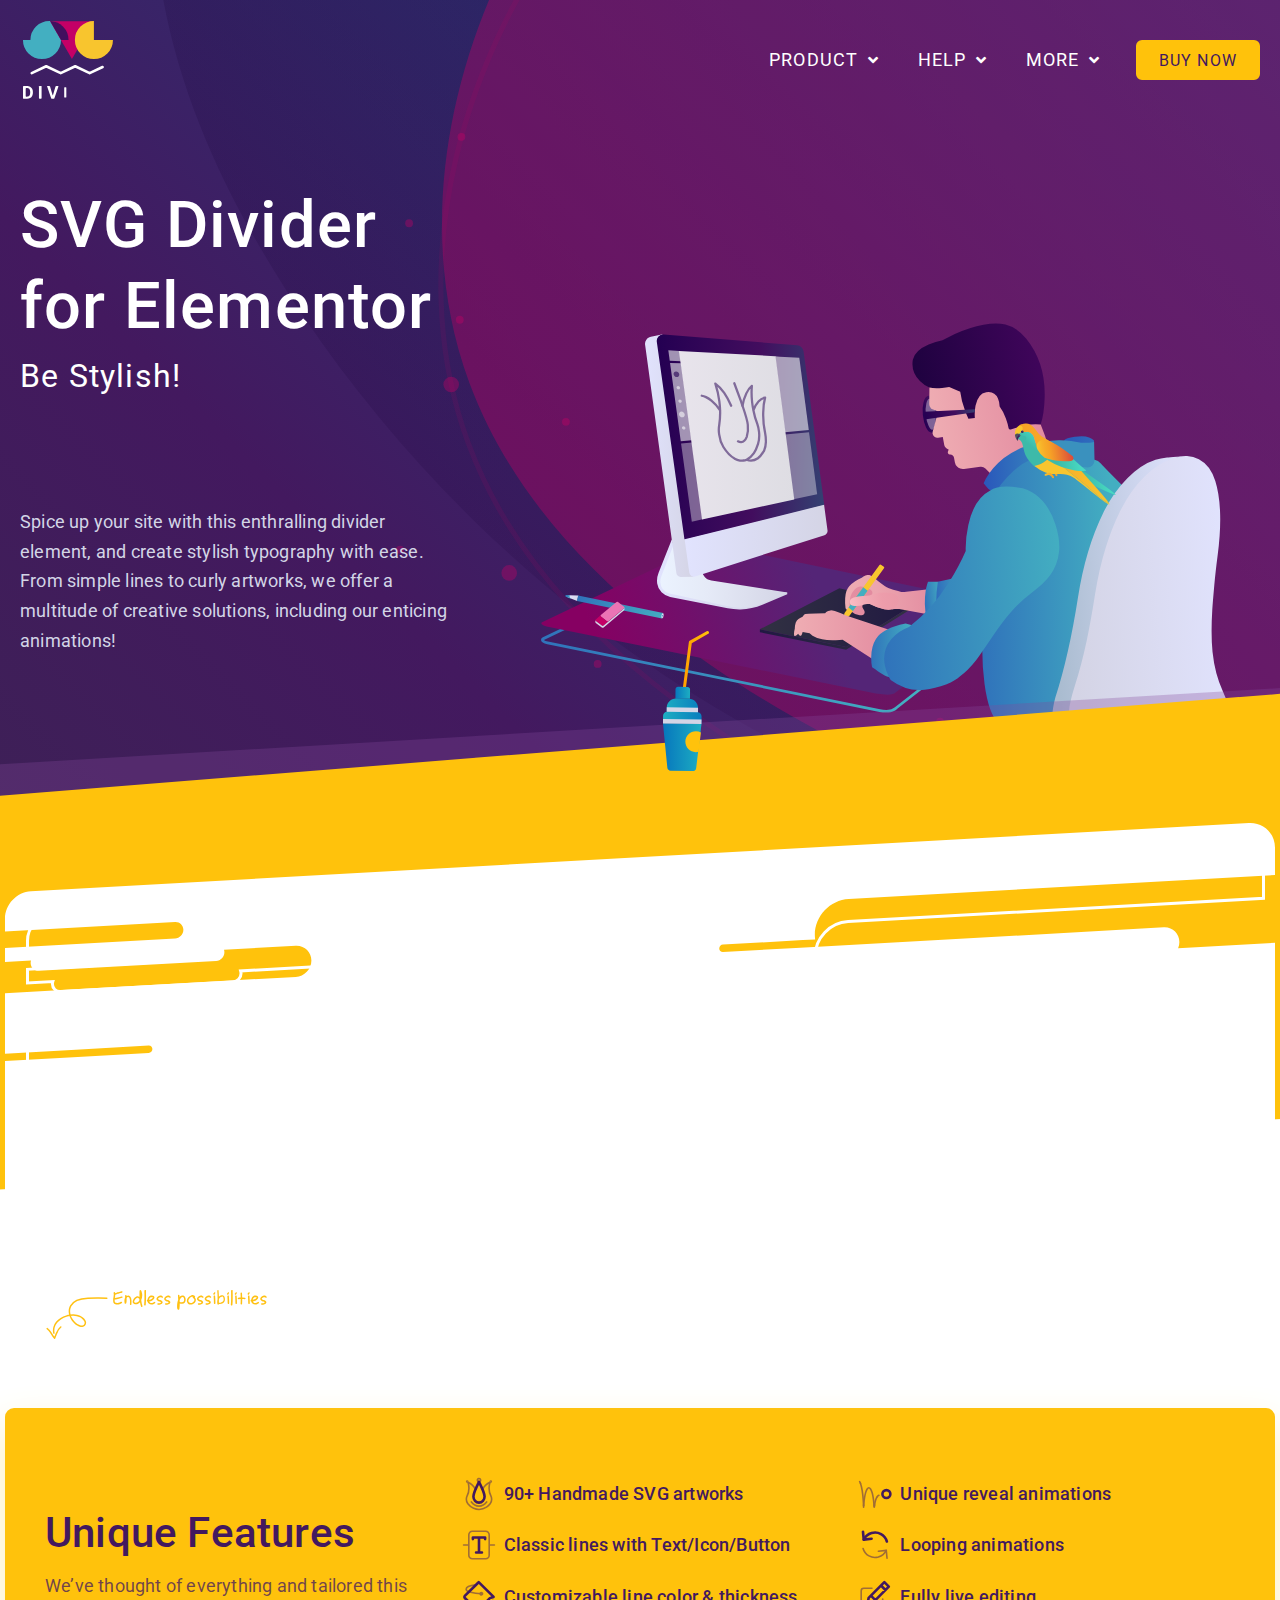
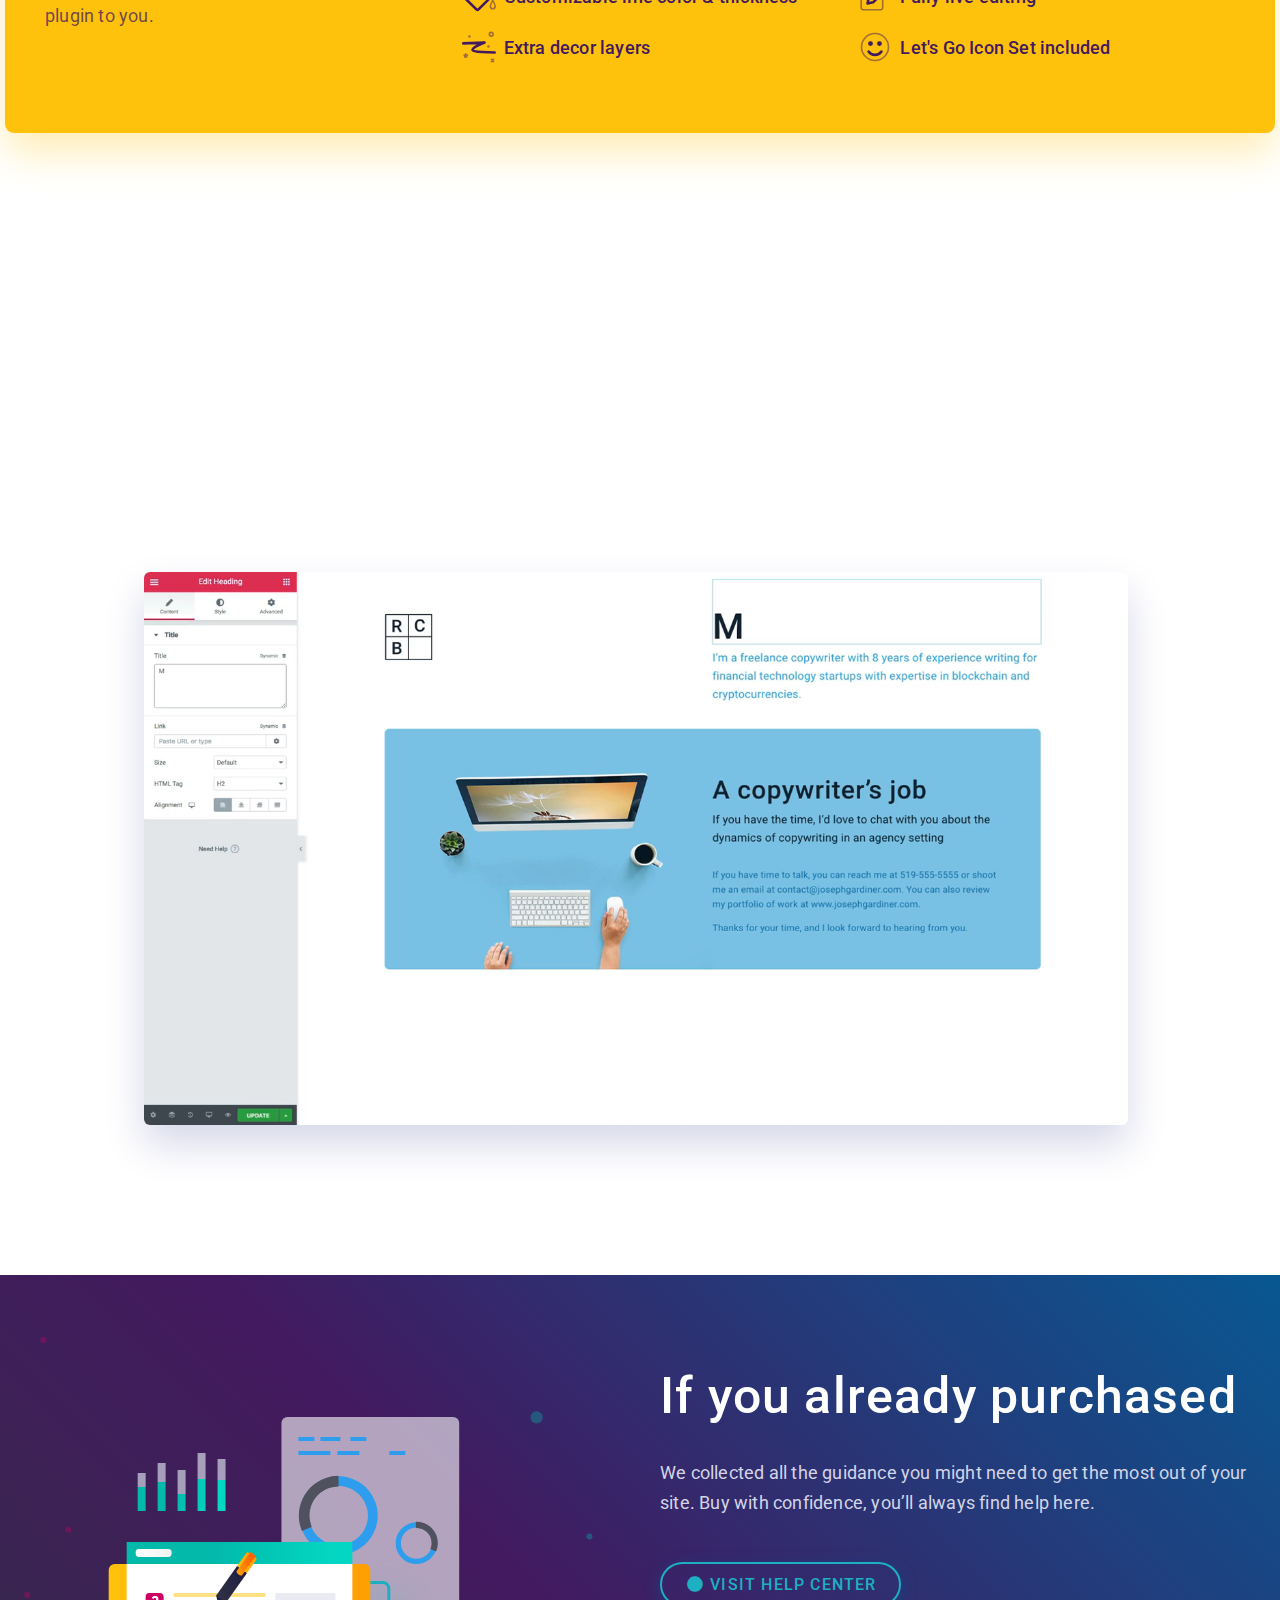
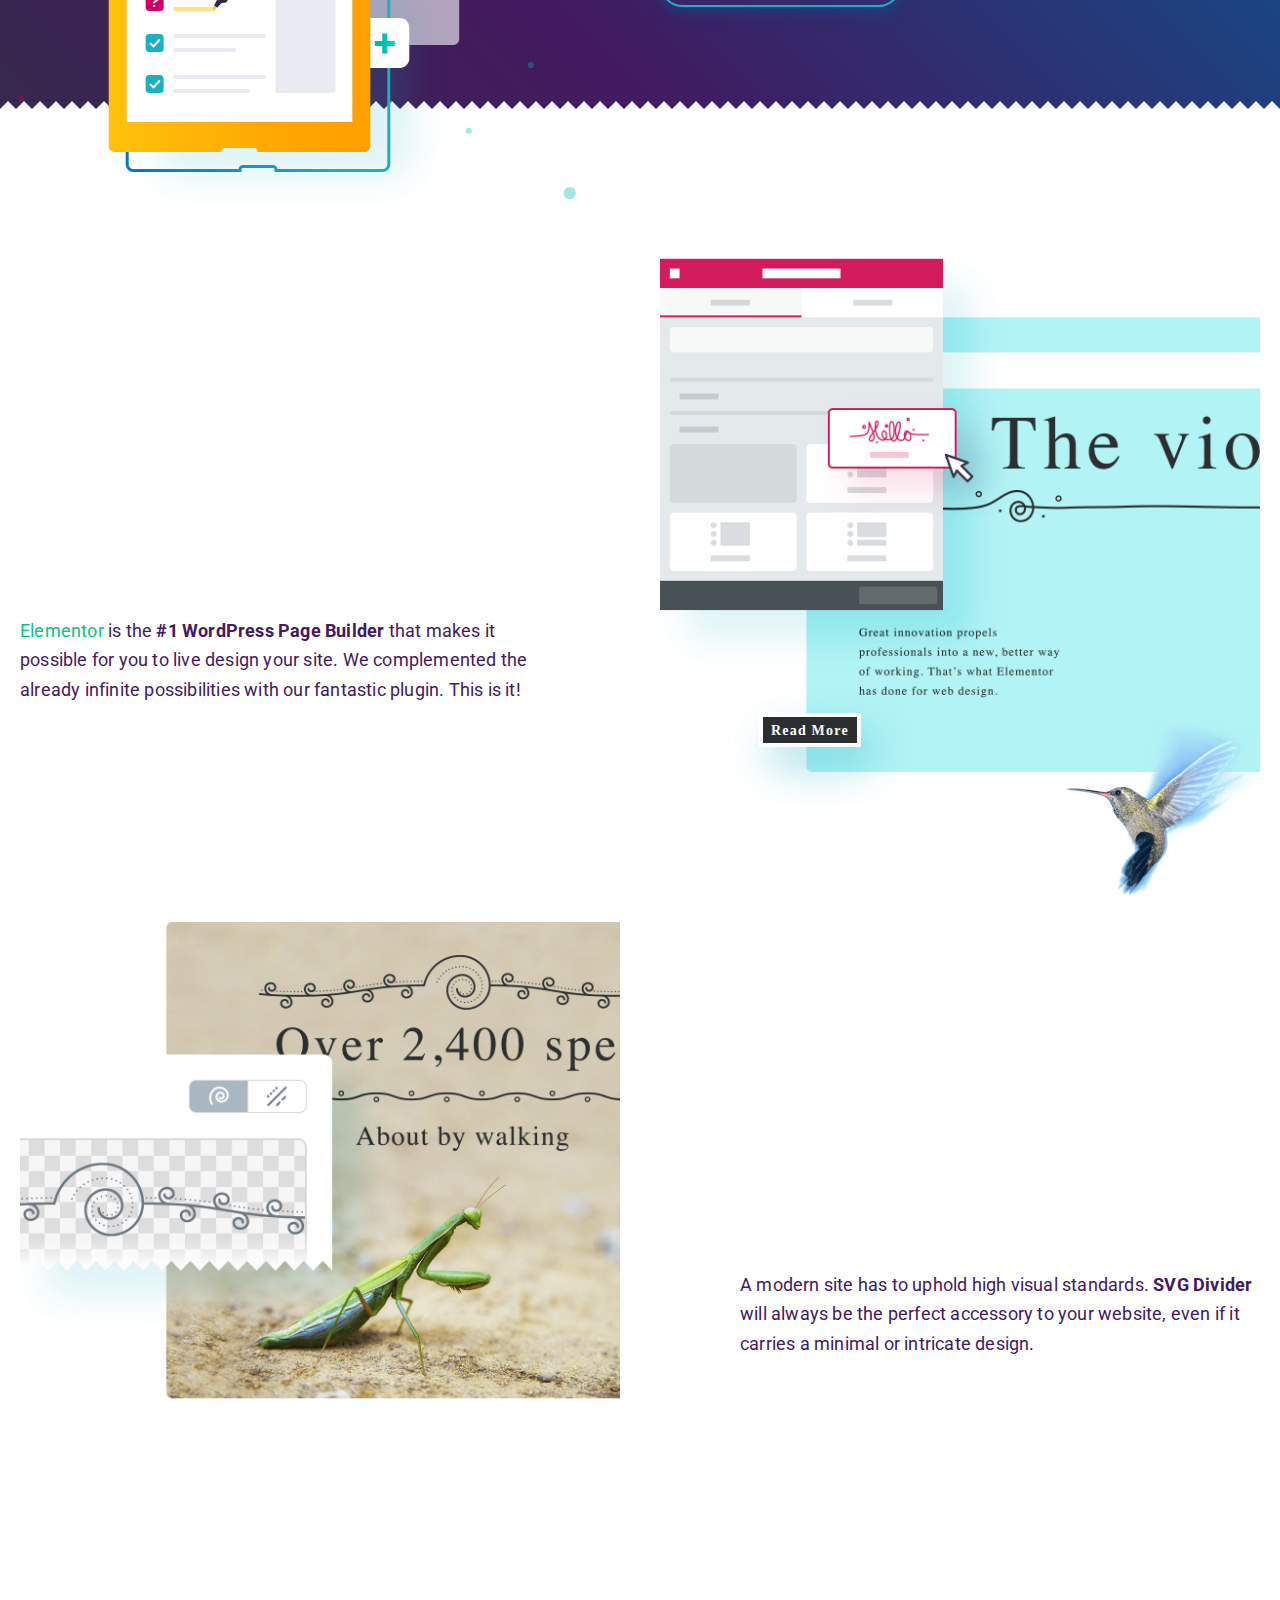
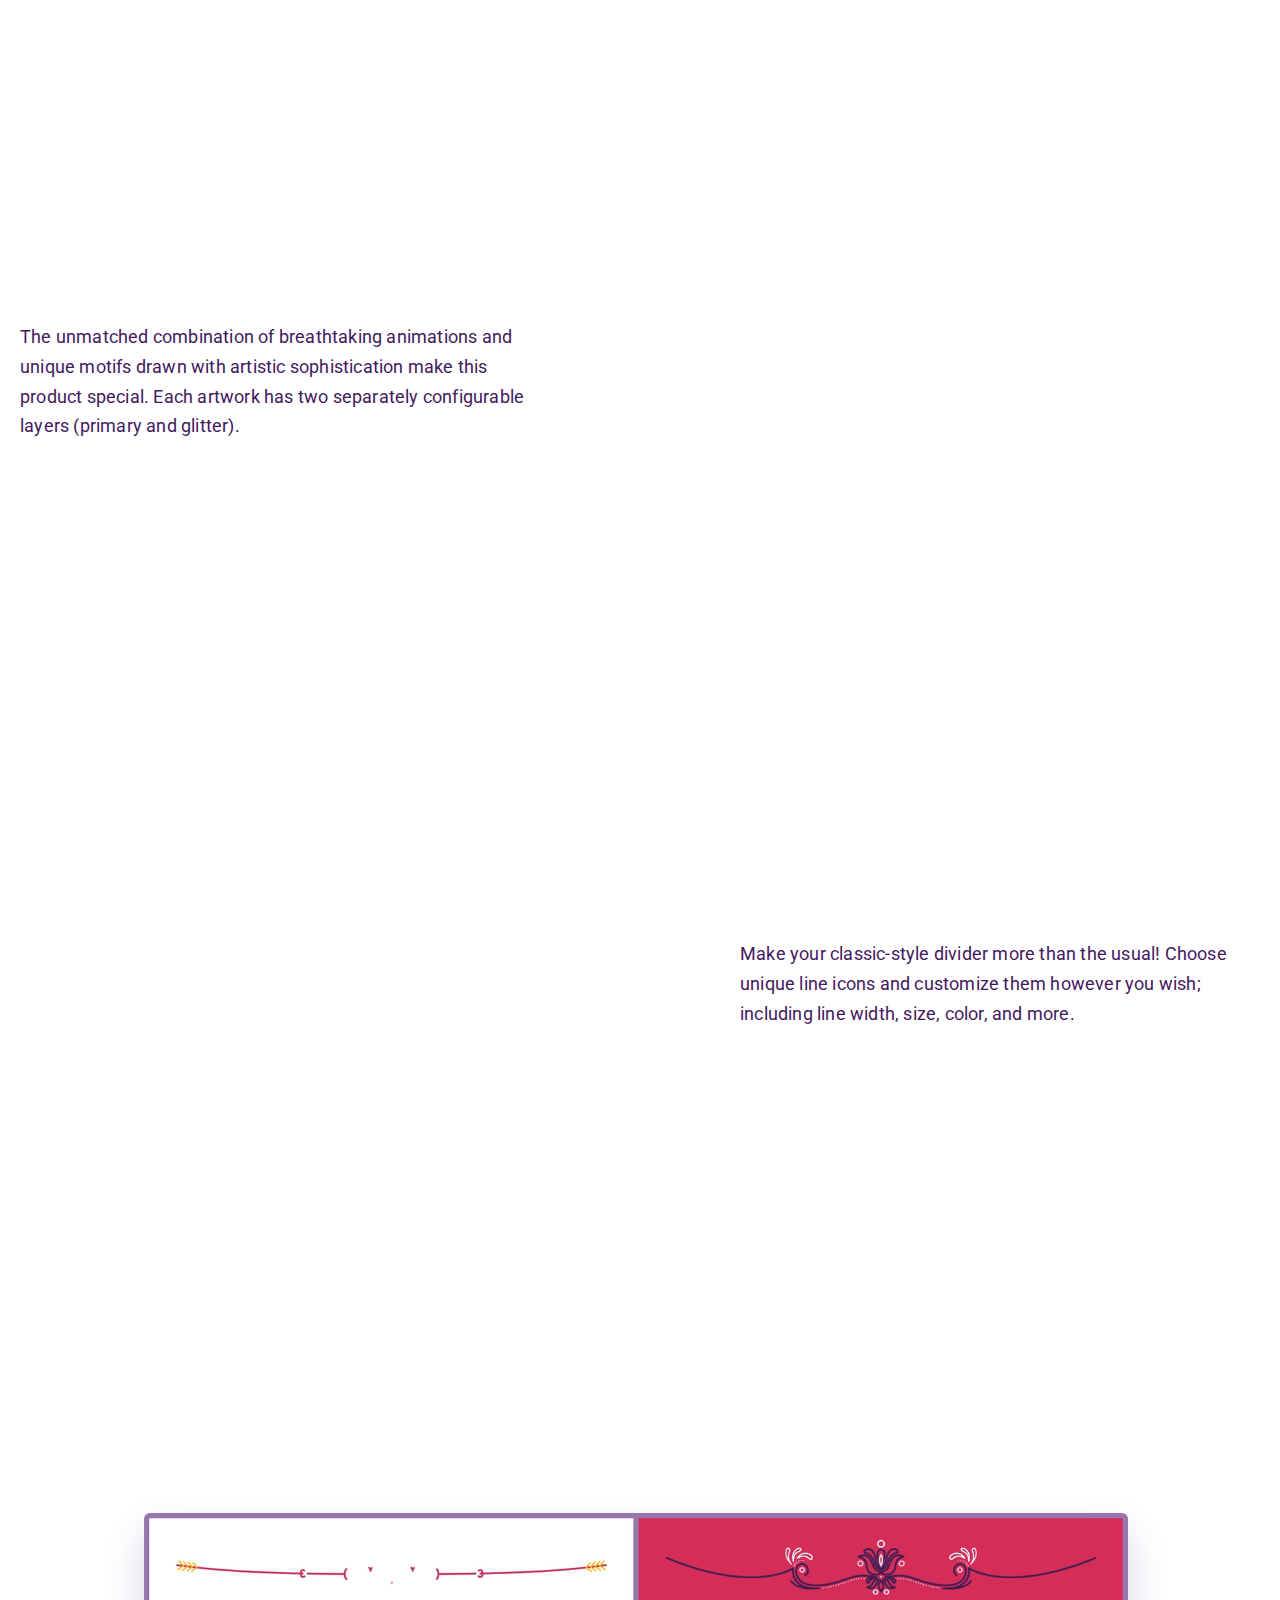
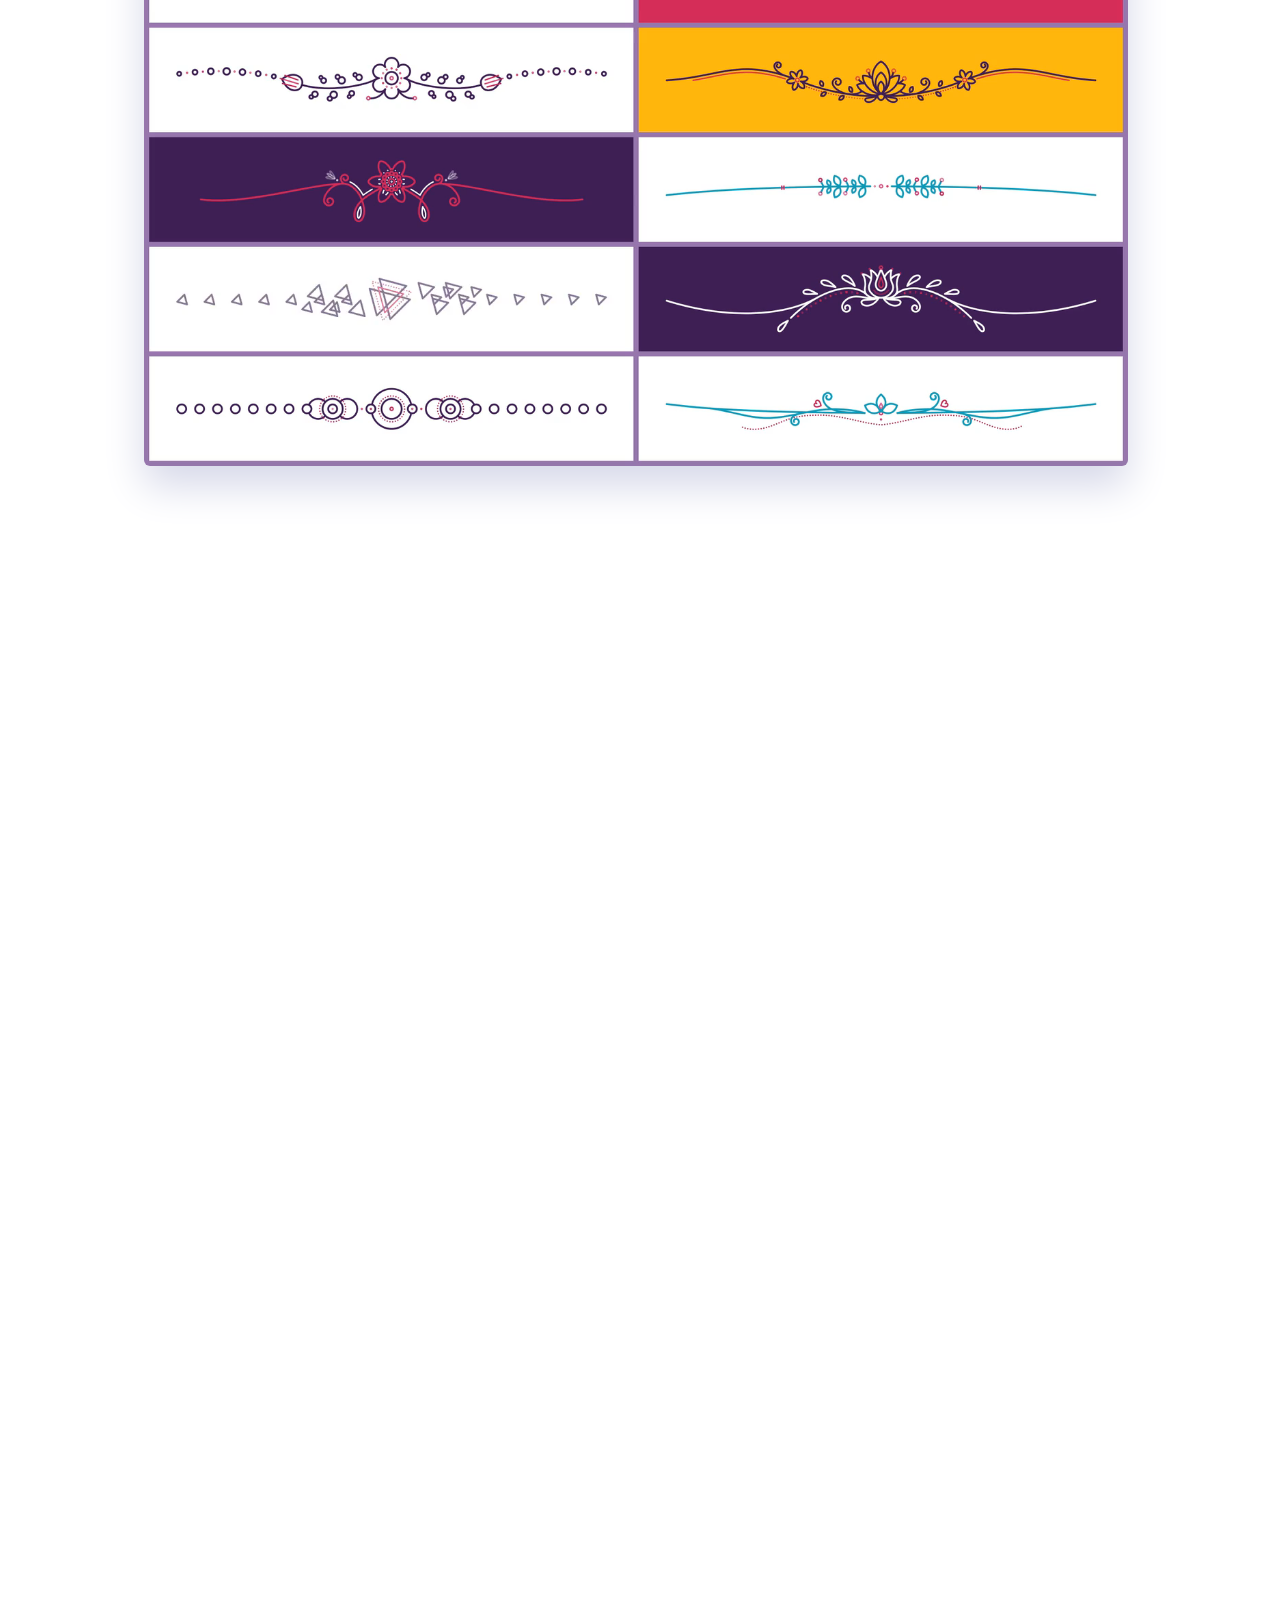
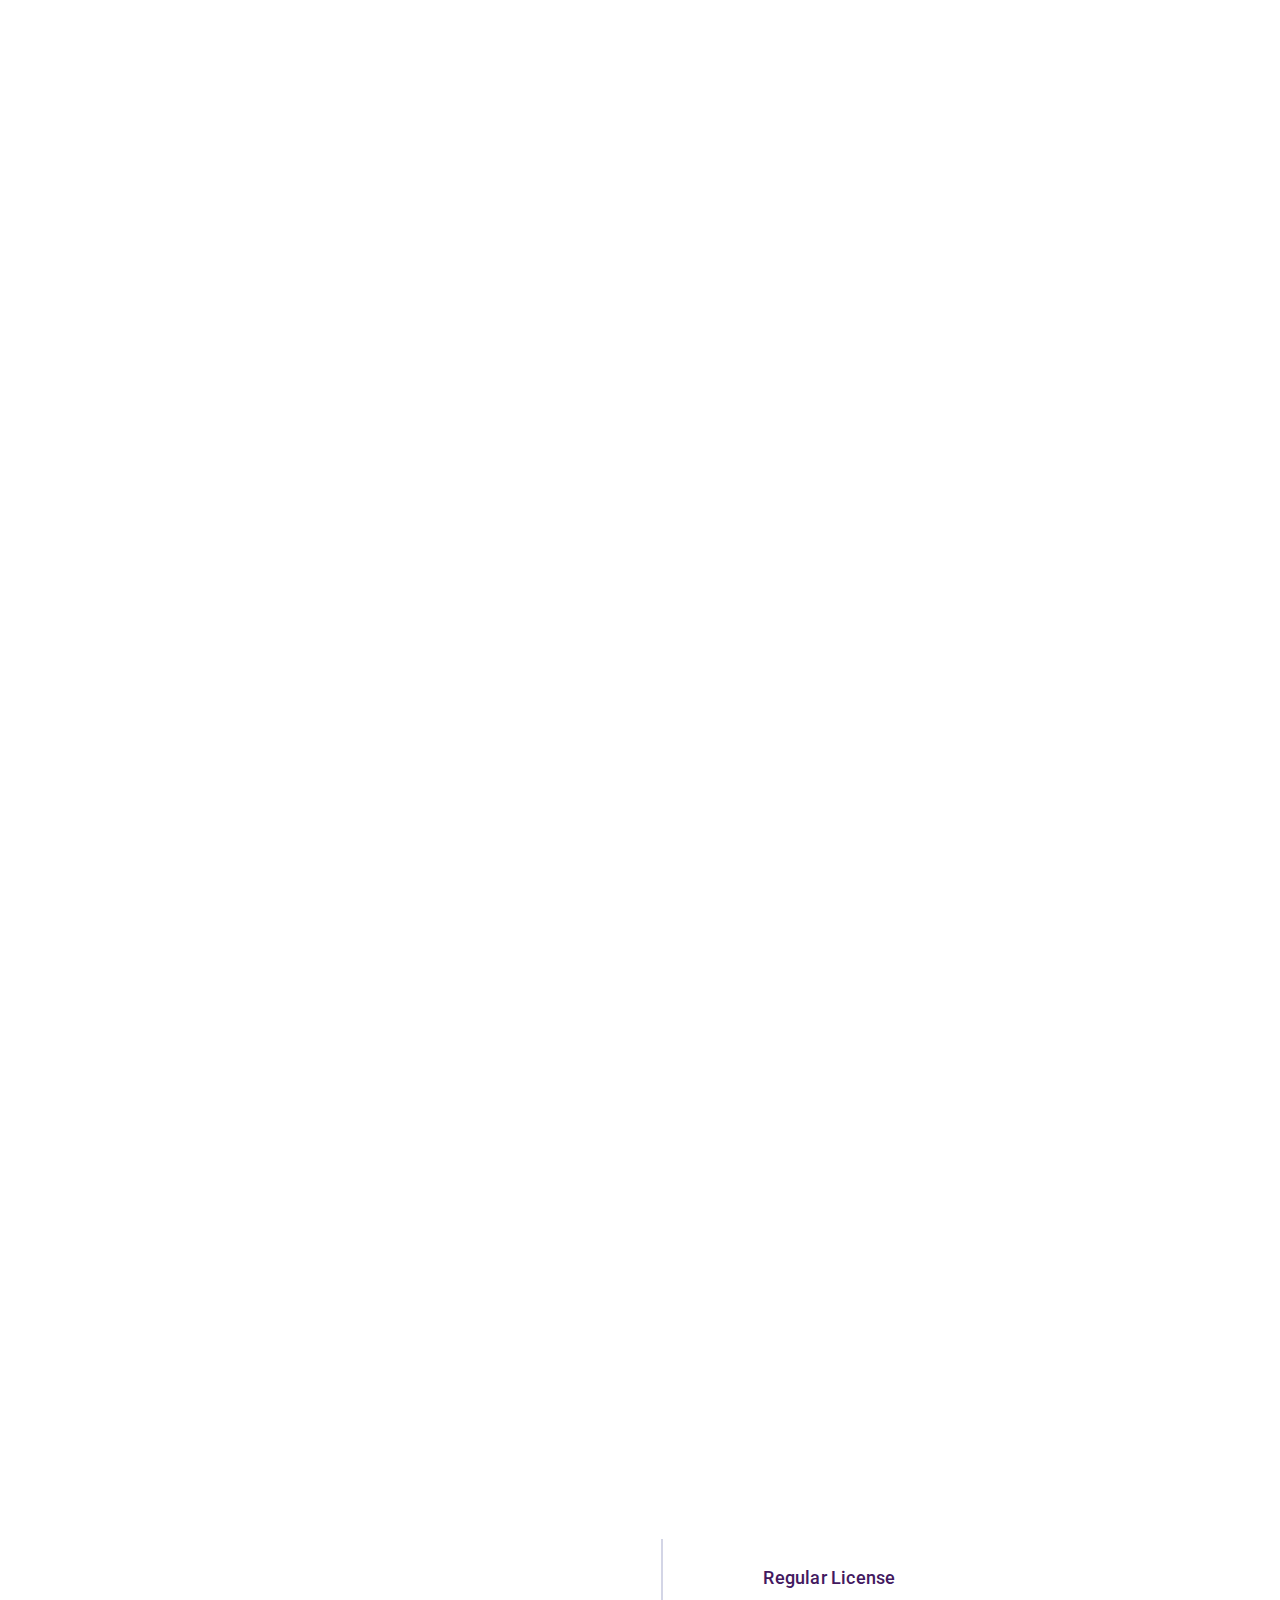
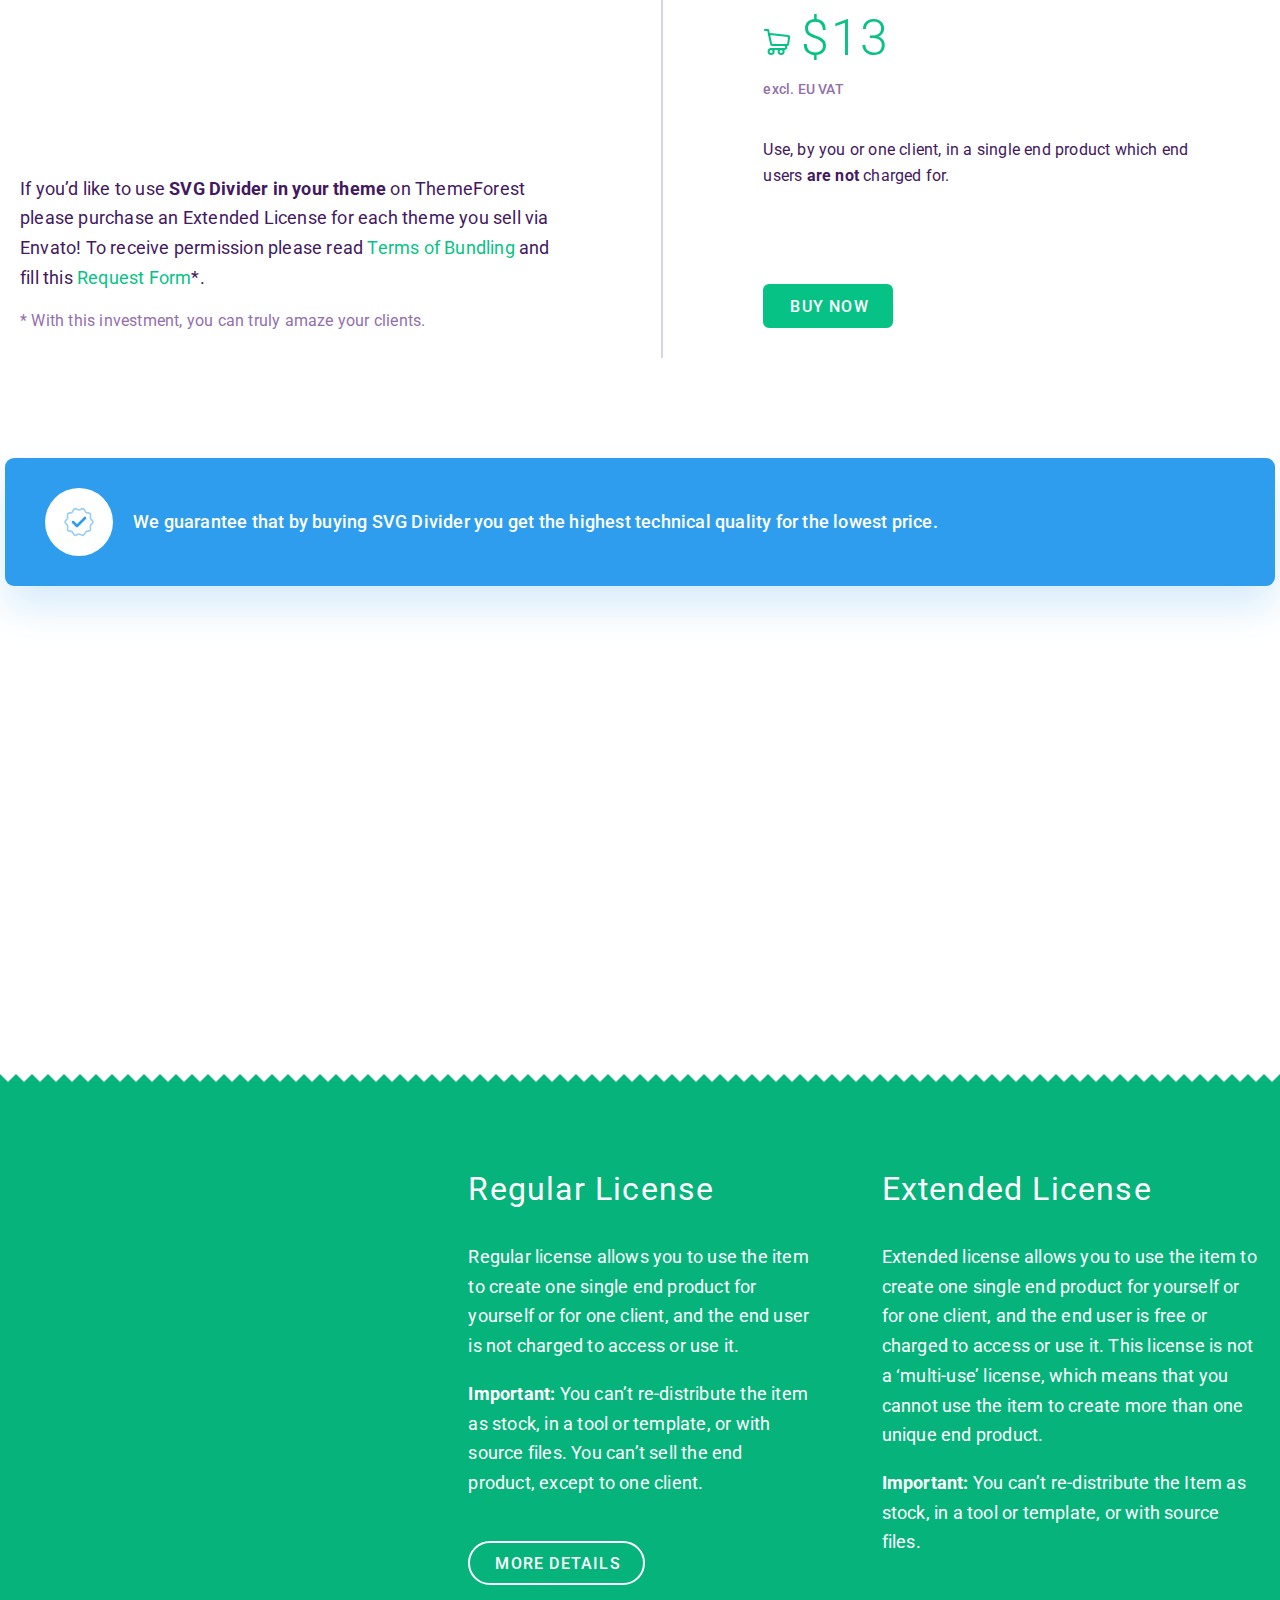
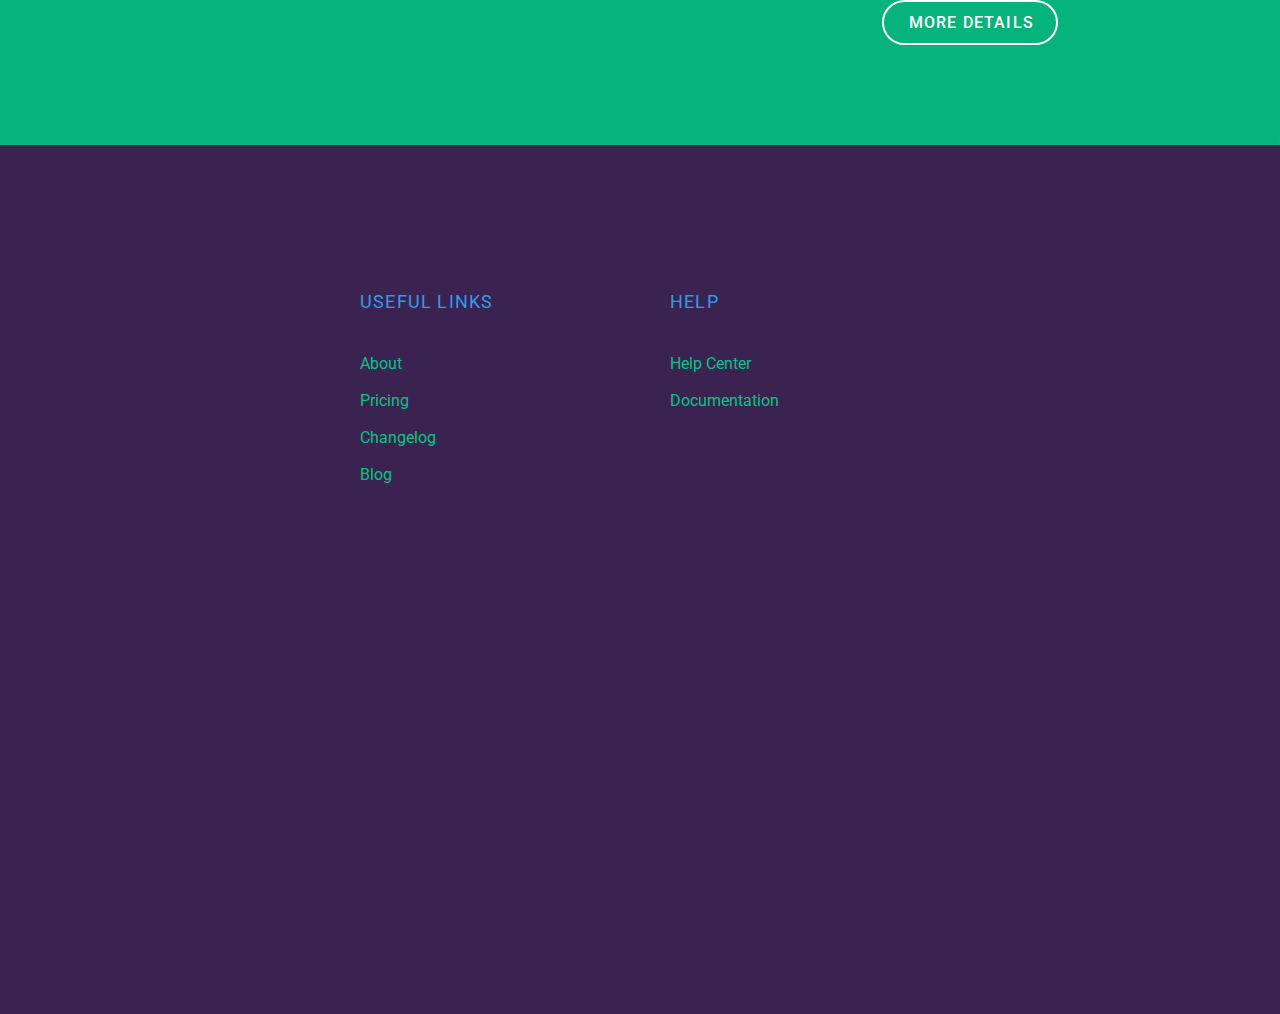
<file: index.html>
<!DOCTYPE html>
<html lang="en-US">
<head>
<link rel="stylesheet" href="/wp-content/cache/minify/6fef4.default.include.66fb1b.css" media="all">
<meta charset="UTF-8">
<meta name="viewport" content="width=device-width, initial-scale=1">
<link rel="profile" href="https://gmpg.org/xfn/11">
<title>SVG Divider for Elementor the Illustrative WordPress Plugin</title>
<meta name="robots" content="max-image-preview:large">
<meta name="description" content="Spice up your Elementor site with this enthralling SVG Divider element, and create stylish typography with ease. Separate sections with our fancy lines!">
<meta name="robots" content="max-snippet:-1, max-image-preview:large, max-video-preview:-1">
<link rel="canonical" href="/">
<meta property="og:locale" content="en_US">
<meta property="og:type" content="website">
<meta property="og:title" content="SVG Divider for Elementor the Illustrative WordPress Plugin">
<meta property="og:description" content="Spice up your Elementor site with this enthralling SVG Divider element, and create stylish typography with ease. Separate sections with our fancy lines!">
<meta property="og:url" content="https://svgdivider.net/">
<meta property="og:site_name" content="SVG Divider for Elementor">
<meta property="fb:app_id" content="177582819993666">
<meta property="og:image" content="https://svgdivider.net/wp-content/uploads/2020/01/og_image.png">
<meta property="og:image:secure_url" content="https://svgdivider.net/wp-content/uploads/2020/01/og_image.png">
<meta property="og:image:width" content="1200">
<meta property="og:image:height" content="630">
<meta name="twitter:card" content="summary_large_image">
<meta name="twitter:description" content="Spice up your Elementor site with this enthralling SVG Divider element, and create stylish typography with ease. Separate sections with our fancy lines!">
<meta name="twitter:title" content="SVG Divider for Elementor the Illustrative WordPress Plugin">
<meta name="twitter:image" content="https://svgdivider.net/wp-content/uploads/2020/01/og_image.png"> <script type="application/ld+json" class="yoast-schema-graph yoast-schema-graph--main">{"@context":"https://schema.org","@graph":[{"@type":"WebSite","@id":"https://svgdivider.net/#website","url":"https://svgdivider.net/","name":"SVG Divider for Elementor","potentialAction":{"@type":"SearchAction","target":"https://svgdivider.net/?s={search_term_string}","query-input":"required name=search_term_string"}},{"@type":"ImageObject","@id":"https://svgdivider.net/#primaryimage","url":"https://svgdivider.net/wp-content/uploads/2020/01/og_image.png","width":1200,"height":630},{"@type":"WebPage","@id":"https://svgdivider.net/#webpage","url":"https://svgdivider.net/","inLanguage":"en-US","name":"SVG Divider for Elementor the Illustrative WordPress Plugin","isPartOf":{"@id":"https://svgdivider.net/#website"},"primaryImageOfPage":{"@id":"https://svgdivider.net/#primaryimage"},"datePublished":"2018-12-17T12:56:50+00:00","dateModified":"2020-02-06T12:47:00+00:00","description":"Spice up your Elementor site with this enthralling SVG Divider element, and create stylish typography with ease. Separate sections with our fancy lines!"}]}</script> <link rel="dns-prefetch" href="//s.w.org">
<link rel="alternate" type="application/rss+xml" title="SVG Divider for Elementor &raquo; Feed" href="/feed/">
<link rel="alternate" type="application/rss+xml" title="SVG Divider for Elementor &raquo; Comments Feed" href="/comments/feed/">
<link rel="stylesheet" id="google-fonts-1-css" href="https://fonts.googleapis.com/css?family=Roboto%3A100%2C100italic%2C200%2C200italic%2C300%2C300italic%2C400%2C400italic%2C500%2C500italic%2C600%2C600italic%2C700%2C700italic%2C800%2C800italic%2C900%2C900italic&#038;ver=5.7.2" type="text/css" media="all"> <script src="/wp-includes/js/jquery/jquery.min.js?ver=3.5.1" id="jquery-core-js"></script> <link rel="https://api.w.org/" href="/wp-json/">
<link rel="alternate" type="application/json" href="/wp-json/wp/v2/pages/14">
<link rel="EditURI" type="application/rsd+xml" title="RSD" href="/xmlrpc.php?rsd">
<link rel="wlwmanifest" type="application/wlwmanifest+xml" href="/wp-includes/wlwmanifest.xml">
<meta name="generator" content="WordPress 5.7.2">
<link rel="shortlink" href="/">
<link rel="alternate" type="application/json+oembed" href="/wp-json/oembed/1.0/embed?url=https%3A%2F%2F%2F">
<link rel="alternate" type="text/xml+oembed" href="/wp-json/oembed/1.0/embed?url=https%3A%2F%2F%2F&#038;format=xml"> <script>(function(i,s,o,g,r,a,m){i['GoogleAnalyticsObject']=r;i[r]=i[r]||function(){(i[r].q=i[r].q||[]).push(arguments)},i[r].l=1*new Date();a=s.createElement(o),m=s.getElementsByTagName(o)[0];a.async=1;a.src=g;m.parentNode.insertBefore(a,m)})(window,document,'script','https://www.google-analytics.com/analytics.js','ga');ga('create','UA-125630125-3','auto');ga('send','pageview');</script> <meta name="theme-color" content="#06c385">
<link rel="icon" href="/wp-content/uploads/2019/08/cropped-fav512-32x32.png" sizes="32x32">
<link rel="icon" href="/wp-content/uploads/2019/08/cropped-fav512-192x192.png" sizes="192x192">
<link rel="apple-touch-icon" href="/wp-content/uploads/2019/08/cropped-fav512-180x180.png">
<meta name="msapplication-TileImage" content="https://svgdivider.net/wp-content/uploads/2019/08/cropped-fav512-270x270.png">
</head>
<body class="home page-template page-template-elementor_header_footer page page-id-14 wp-custom-logo elementor-default elementor-template-full-width elementor-page elementor-page-14">
<div data-elementor-type="header" data-elementor-id="60" class="elementor elementor-60 elementor-location-header" data-elementor-settings="[]"><div class="elementor-inner"><div class="elementor-section-wrap"><section class="elementor-element elementor-element-60b8f17f elementor-section-content-middle elementor-section-height-min-height elementor-section-stretched elementor-section-boxed elementor-section-height-default elementor-section-items-middle elementor-section elementor-top-section" data-id="60b8f17f" data-element_type="section" data-settings="{&quot;background_background&quot;:&quot;classic&quot;,&quot;stretch_section&quot;:&quot;section-stretched&quot;}"><div class="elementor-background-overlay"></div>
<div class="elementor-container elementor-column-gap-no"><div class="elementor-row">
<div class="elementor-element elementor-element-50f3a38f elementor-column elementor-col-50 elementor-top-column" data-id="50f3a38f" data-element_type="column"><div class="elementor-column-wrap  elementor-element-populated"><div class="elementor-widget-wrap"><div class="elementor-element elementor-element-20d26da5 elementor-widget elementor-widget-theme-site-logo elementor-widget-image" data-id="20d26da5" data-element_type="widget" data-widget_type="theme-site-logo.default"><div class="elementor-widget-container"><div class="elementor-image"> <a data-elementor-open-lightbox href="/"> <img src="/wp-content/uploads/2019/12/svg_logo_f.svg" class="attachment-full size-full" alt loading="lazy">		</a>
</div></div></div></div></div></div>
<div class="elementor-element elementor-element-cf9da76 elementor-column elementor-col-50 elementor-top-column" data-id="cf9da76" data-element_type="column"><div class="elementor-column-wrap  elementor-element-populated"><div class="elementor-widget-wrap"><div class="elementor-element elementor-element-37b8cd9 elementor-nav-menu__align-right elementor-nav-menu--dropdown-mobile elementor-nav-menu--stretch elementor-nav-menu--indicator-angle elementor-nav-menu__text-align-aside elementor-nav-menu--toggle elementor-nav-menu--burger elementor-widget elementor-widget-nav-menu" data-id="37b8cd9" data-element_type="widget" data-settings="{&quot;full_width&quot;:&quot;stretch&quot;,&quot;layout&quot;:&quot;horizontal&quot;,&quot;toggle&quot;:&quot;burger&quot;}" data-widget_type="nav-menu.default"><div class="elementor-widget-container">
<nav role="navigation" class="elementor-nav-menu--main elementor-nav-menu__container elementor-nav-menu--layout-horizontal e--pointer-none"><ul id="menu-1-37b8cd9" class="elementor-nav-menu">
<li class="menu-item menu-item-type-custom menu-item-object-custom current-menu-ancestor current-menu-parent menu-item-has-children menu-item-40">
<a href="#" class="elementor-item elementor-item-anchor">PRODUCT</a><ul class="sub-menu elementor-nav-menu--dropdown"> <li class="menu-item menu-item-type-post_type menu-item-object-page menu-item-home current-menu-item page_item page-item-14 current_page_item menu-item-45"><a href="/" aria-current="page" class="elementor-sub-item elementor-item-active">About</a></li> <li class="menu-item menu-item-type-custom menu-item-object-custom current-menu-item current_page_item menu-item-home menu-item-3761"><a href="/#pricing" aria-current="page" class="elementor-sub-item elementor-item-anchor">Pricing</a></li> <li class="menu-item menu-item-type-post_type menu-item-object-page menu-item-52"><a href="/changelog/" class="elementor-sub-item">Changelog</a></li>
</ul> </li> <li class="menu-item menu-item-type-custom menu-item-object-custom menu-item-has-children menu-item-46">
<a href="#" class="elementor-item elementor-item-anchor">HELP</a><ul class="sub-menu elementor-nav-menu--dropdown"> <li class="menu-item menu-item-type-post_type menu-item-object-page menu-item-2815"><a href="/help-center/" class="elementor-sub-item">Help Center</a></li> <li class="menu-item menu-item-type-post_type menu-item-object-page menu-item-6633"><a href="/documentation/" class="elementor-sub-item">Documentation</a></li>
</ul> </li> <li class="menu-item menu-item-type-custom menu-item-object-custom menu-item-has-children menu-item-51">
<a href="#" class="elementor-item elementor-item-anchor">More</a><ul class="sub-menu elementor-nav-menu--dropdown"> <li class="menu-item menu-item-type-custom menu-item-object-custom menu-item-54"><a href="https://letswp.io/" class="elementor-sub-item">Blog</a></li> <li class="menu-item menu-item-type-custom menu-item-object-custom menu-item-58"><a href="#newsletter" class="elementor-sub-item elementor-item-anchor">Newsletter</a></li>
</ul> </li> <li class="menu-item menu-item-type-custom menu-item-object-custom menu-item-243"><a href="/checkout/#checkout" class="elementor-item elementor-item-anchor">BUY NOW</a></li>
</ul></nav><div class="elementor-menu-toggle" role="button" tabindex="0" aria-label="Menu Toggle" aria-expanded="false"> <i class="eicon-menu-bar" aria-hidden="true"></i> <span class="elementor-screen-only">Menu</span>
</div>
<nav class="elementor-nav-menu--dropdown elementor-nav-menu__container" role="navigation" aria-hidden="true"><ul id="menu-2-37b8cd9" class="elementor-nav-menu">
<li class="menu-item menu-item-type-custom menu-item-object-custom current-menu-ancestor current-menu-parent menu-item-has-children menu-item-40">
<a href="#" class="elementor-item elementor-item-anchor">PRODUCT</a><ul class="sub-menu elementor-nav-menu--dropdown"> <li class="menu-item menu-item-type-post_type menu-item-object-page menu-item-home current-menu-item page_item page-item-14 current_page_item menu-item-45"><a href="/" aria-current="page" class="elementor-sub-item elementor-item-active">About</a></li> <li class="menu-item menu-item-type-custom menu-item-object-custom current-menu-item current_page_item menu-item-home menu-item-3761"><a href="/#pricing" aria-current="page" class="elementor-sub-item elementor-item-anchor">Pricing</a></li> <li class="menu-item menu-item-type-post_type menu-item-object-page menu-item-52"><a href="/changelog/" class="elementor-sub-item">Changelog</a></li>
</ul> </li> <li class="menu-item menu-item-type-custom menu-item-object-custom menu-item-has-children menu-item-46">
<a href="#" class="elementor-item elementor-item-anchor">HELP</a><ul class="sub-menu elementor-nav-menu--dropdown"> <li class="menu-item menu-item-type-post_type menu-item-object-page menu-item-2815"><a href="/help-center/" class="elementor-sub-item">Help Center</a></li> <li class="menu-item menu-item-type-post_type menu-item-object-page menu-item-6633"><a href="/documentation/" class="elementor-sub-item">Documentation</a></li>
</ul> </li> <li class="menu-item menu-item-type-custom menu-item-object-custom menu-item-has-children menu-item-51">
<a href="#" class="elementor-item elementor-item-anchor">More</a><ul class="sub-menu elementor-nav-menu--dropdown"> <li class="menu-item menu-item-type-custom menu-item-object-custom menu-item-54"><a href="https://letswp.io/" class="elementor-sub-item">Blog</a></li> <li class="menu-item menu-item-type-custom menu-item-object-custom menu-item-58"><a href="#newsletter" class="elementor-sub-item elementor-item-anchor">Newsletter</a></li>
</ul> </li> <li class="menu-item menu-item-type-custom menu-item-object-custom menu-item-243"><a href="/checkout/#checkout" class="elementor-item elementor-item-anchor">BUY NOW</a></li>
</ul></nav>
</div></div></div></div></div>
</div></div></section></div></div></div>
<div data-elementor-type="wp-page" data-elementor-id="14" class="elementor elementor-14" data-elementor-settings="[]"><div class="elementor-inner"><div class="elementor-section-wrap">
<section class="elementor-element elementor-element-a90496b elementor-section-boxed elementor-section-height-default elementor-section-height-default elementor-section elementor-top-section" data-id="a90496b" data-element_type="section" data-settings="{&quot;background_background&quot;:&quot;classic&quot;,&quot;background_motion_fx_motion_fx_scrolling&quot;:&quot;yes&quot;,&quot;background_motion_fx_translateY_effect&quot;:&quot;yes&quot;,&quot;background_motion_fx_translateY_speed&quot;:{&quot;unit&quot;:&quot;px&quot;,&quot;size&quot;:10,&quot;sizes&quot;:[]},&quot;background_motion_fx_scale_effect&quot;:&quot;yes&quot;,&quot;background_motion_fx_scale_speed&quot;:{&quot;unit&quot;:&quot;px&quot;,&quot;size&quot;:10,&quot;sizes&quot;:[]},&quot;background_motion_fx_scale_range&quot;:{&quot;unit&quot;:&quot;%&quot;,&quot;size&quot;:&quot;&quot;,&quot;sizes&quot;:{&quot;start&quot;:0,&quot;end&quot;:100}},&quot;background_motion_fx_range&quot;:&quot;page&quot;,&quot;background_motion_fx_translateY_affectedRange&quot;:{&quot;unit&quot;:&quot;%&quot;,&quot;size&quot;:&quot;&quot;,&quot;sizes&quot;:{&quot;start&quot;:0,&quot;end&quot;:100}},&quot;background_motion_fx_scale_direction&quot;:&quot;out-in&quot;,&quot;background_motion_fx_devices&quot;:[&quot;desktop&quot;,&quot;tablet&quot;,&quot;mobile&quot;]}"><div class="elementor-container elementor-column-gap-default"><div class="elementor-row">
<div class="elementor-element elementor-element-666b374 elementor-column elementor-col-50 elementor-top-column" data-id="666b374" data-element_type="column"><div class="elementor-column-wrap  elementor-element-populated"><div class="elementor-widget-wrap">
<div class="elementor-element elementor-element-c87f1eb animated-fast elementor-invisible elementor-widget elementor-widget-heading" data-id="c87f1eb" data-element_type="widget" data-settings="{&quot;_animation&quot;:&quot;fadeIn&quot;}" data-widget_type="heading.default"><div class="elementor-widget-container"><h2 class="elementor-heading-title elementor-size-default">SVG Divider <br>for Elementor</h2></div></div>
<div class="elementor-element elementor-element-5b86305 animated-fast elementor-invisible elementor-widget elementor-widget-image" data-id="5b86305" data-element_type="widget" data-settings="{&quot;_animation&quot;:&quot;none&quot;}" data-widget_type="image.default"><div class="elementor-widget-container"><div class="elementor-image"> <img src="/wp-content/uploads/2019/09/underline_red.svg" class="attachment-full size-full" alt loading="lazy">
</div></div></div>
<div class="elementor-element elementor-element-e7986ed animated-fast elementor-invisible elementor-widget elementor-widget-heading" data-id="e7986ed" data-element_type="widget" data-settings="{&quot;_animation&quot;:&quot;fadeIn&quot;,&quot;_animation_delay&quot;:200}" data-widget_type="heading.default"><div class="elementor-widget-container"><h2 class="elementor-heading-title elementor-size-default">Be Stylish!</h2></div></div>
<div class="elementor-element elementor-element-7deb369 animated-slow elementor-sde-scale-the-svg elementor-sde-flip-off elementor-invisible elementor-widget elementor-widget-svg-divider-for-elementor" data-id="7deb369" data-element_type="widget" data-settings="{&quot;_animation&quot;:&quot;none&quot;}" data-widget_type="svg-divider-for-elementor.default"><div class="elementor-widget-container">
<div class="sde-wrapper sde-drawn sde-7deb369 sde-cropping-allow"><div class="sde svg-divider-for-elementor"><svg preserveaspectratio="xMidYMid slice" class="sde-divider-svg sde-glitter-on sde-animation-reveal" data-animation-class="sde-sb-04" data-animation-delay="1100" style="opacity:0;" xmlns="http://www.w3.org/2000/svg" width="960" height="20" viewbox="0 0 960 20"><g class="sde-primary-group"><path fill="none" stroke="#6e7881" stroke-linecap="round" stroke-linejoin="round" stroke-width="3" d="M1.5 8.017c7.352 0 7.352 10 14.706 10s7.353-10 14.706-10 7.354 10 14.707 10 7.353-10 14.7-10 7.354 10 14.707 10 7.353-10 14.706-10 7.353 10 14.706 10 7.353-10 14.707-10 7.353 10 14.706 10 7.353-10 14.707-10 7.353 10 14.707 10 7.353-10 14.706-10 7.353 10 14.705 10 7.353-10 14.706-10 7.351 10 14.7 10 7.351-10 14.7-10 7.352 10 14.7 10 7.354-10 14.708-10 7.352 10 14.7 10 7.351-10 14.7-10 7.352 10 14.7 10 7.354-10 14.709-10 7.352 10 14.7 10 7.352-10 14.7-10 7.353 10 14.706 10 7.353-10 14.707-10 7.352 10 14.7 10 7.352-10 14.705-10 7.354 10 14.708 10 7.352-10 14.7-10 7.354 10 14.708 10 7.353-10 14.706-10 7.353 10 14.706 10 7.354-10 14.708-10 7.353 10 14.706 10 7.355-10 14.71-10 7.353 10 14.706 10 7.355-10 14.71-10 7.354 10 14.707 10 7.354-10 14.708-10 7.355 10 14.709 10 7.354-10 14.708-10 7.354 10 14.709 10 7.355-10 14.71-10 7.355 10 14.709 10 7.355-10 14.709-10 7.354 10 14.709 10 7.354-10 14.709-10 7.355 10 14.71 10 7.355-10 14.711-10 7.354 10 14.707 10 7.355-10 14.71-10 7.354 10 14.708 10 7.354-10 14.708-10 7.355 10 14.71 10 7.355-10 14.711-10 7.356 10 14.71 10 7.355-10 14.711-10 7.355 10 14.711 10 7.356-10 14.713-10 7.355 10 14.709 10 7.357-10 14.714-10 7.355 10 14.709 10 7.36-10 14.72-10 7.36 10 14.72 10"></path></g><g class="sde-glitter-group"><path fill="none" stroke="#6e7881" stroke-linecap="round" stroke-linejoin="round" stroke-width="2" d="M1.5 1c7.218 0 10.833 4.916 12.992 7.853a17.228 17.228 0 001.714 2.116 17.383 17.383 0 001.713-2.115C20.079 5.916 23.694 1 30.912 1s10.833 4.916 12.993 7.854a17.286 17.286 0 001.714 2.115 17.324 17.324 0 001.713-2.116C49.492 5.916 53.106 1 60.324 1s10.833 4.916 12.993 7.854a17.286 17.286 0 001.714 2.115 17.383 17.383 0 001.713-2.115C78.9 5.916 82.519 1 89.737 1s10.833 4.916 12.992 7.853a17.244 17.244 0 001.714 2.116 17.151 17.151 0 001.714-2.116C108.317 5.916 111.932 1 119.15 1s10.832 4.916 12.993 7.853a17.247 17.247 0 001.713 2.116 17.3 17.3 0 001.714-2.115C137.729 5.916 141.344 1 148.563 1s10.837 4.916 12.992 7.853a17.241 17.241 0 001.715 2.116 17.305 17.305 0 001.713-2.115C167.143 5.916 170.758 1 177.976 1s10.833 4.916 12.992 7.854a17.193 17.193 0 001.713 2.114 17.226 17.226 0 001.719-2.115C196.554 5.916 200.169 1 207.387 1s10.831 4.917 12.991 7.854a17.257 17.257 0 001.711 2.113 17.259 17.259 0 001.71-2.113C225.958 5.917 229.572 1 236.79 1s10.832 4.917 12.992 7.854a17.1 17.1 0 001.712 2.114 17.133 17.133 0 001.714-2.115C255.368 5.916 258.983 1 266.2 1s10.832 4.916 12.992 7.854a17.273 17.273 0 001.712 2.114 17.353 17.353 0 001.711-2.114C284.776 5.917 288.39 1 295.607 1S306.44 5.916 308.6 8.854a17.386 17.386 0 001.712 2.115 17.241 17.241 0 001.715-2.116C314.185 5.916 317.8 1 325.02 1s10.832 4.916 12.992 7.854a17.367 17.367 0 001.712 2.114 17.182 17.182 0 001.711-2.114C343.6 5.917 347.209 1 354.427 1s10.833 4.916 12.993 7.854a17.383 17.383 0 001.713 2.115 17.286 17.286 0 001.714-2.115C373.007 5.916 376.622 1 383.84 1s10.832 4.916 12.992 7.854a17.273 17.273 0 001.712 2.114 17.193 17.193 0 001.713-2.114C402.417 5.916 406.031 1 413.249 1s10.834 4.916 12.994 7.853a17.136 17.136 0 001.713 2.115 17.193 17.193 0 001.713-2.114C431.829 5.916 435.443 1 442.661 1s10.839 4.916 12.993 7.853a17.241 17.241 0 001.715 2.116 17.4 17.4 0 001.714-2.115C461.242 5.916 464.857 1 472.075 1s10.833 4.916 12.993 7.854a17.209 17.209 0 001.714 2.115 17.338 17.338 0 001.718-2.116C490.656 5.916 494.271 1 501.489 1s10.833 4.916 12.993 7.854a17.3 17.3 0 001.714 2.115 17.258 17.258 0 001.715-2.116C520.071 5.916 523.687 1 530.905 1s10.833 4.916 12.995 7.854a17.3 17.3 0 001.714 2.115 17.258 17.258 0 001.715-2.116C549.487 5.916 553.1 1 560.321 1s10.833 4.916 12.994 7.853a17.247 17.247 0 001.713 2.116 17.241 17.241 0 001.715-2.116C578.9 5.916 582.518 1 589.736 1s10.834 4.916 12.994 7.853a17.258 17.258 0 001.715 2.116 17.244 17.244 0 001.714-2.116C608.319 5.916 611.935 1 619.153 1s10.833 4.916 12.993 7.853a17.351 17.351 0 001.716 2.117 17.274 17.274 0 001.716-2.117C637.738 5.916 641.354 1 648.572 1s10.834 4.916 12.994 7.853a17.258 17.258 0 001.715 2.116A17.162 17.162 0 00665 8.853C667.156 5.916 670.771 1 677.99 1s10.833 4.916 12.993 7.853a17.162 17.162 0 001.716 2.116 17.258 17.258 0 001.715-2.116C696.574 5.916 700.19 1 707.408 1s10.834 4.916 12.992 7.853a17.105 17.105 0 001.716 2.117 17.274 17.274 0 001.716-2.117C726 5.916 729.61 1 736.829 1s10.833 4.916 12.993 7.853a17.165 17.165 0 001.715 2.116 17.258 17.258 0 001.715-2.116C755.412 5.916 759.028 1 766.246 1s10.834 4.916 12.993 7.853a17.241 17.241 0 001.715 2.116 17.244 17.244 0 001.714-2.116C784.828 5.916 788.443 1 795.662 1s10.838 4.916 12.994 7.853a17.2 17.2 0 001.716 2.117 17.306 17.306 0 001.717-2.118C814.249 5.916 817.865 1 825.083 1s10.834 4.916 13 7.853a17.2 17.2 0 001.715 2.117 17.271 17.271 0 001.717-2.117C843.67 5.916 847.285 1 854.5 1s10.838 4.916 13 7.853a17.211 17.211 0 001.717 2.117 17.06 17.06 0 001.718-2.118c2.16-2.936 5.776-7.852 13-7.852s10.834 4.916 12.994 7.853a17.2 17.2 0 001.716 2.117 17.137 17.137 0 001.717-2.118c2.161-2.937 5.777-7.852 13-7.852s10.834 4.916 12.994 7.853a17.23 17.23 0 001.717 2.118 17.1 17.1 0 001.721-2.12C931.944 5.915 935.56 1 942.78 1s10.837 4.915 13 7.851A16.14 16.14 0 00957.531 11"></path></g></svg></div></div>
<style>.sde-7deb369 .sde-sb-04 .sde-glitter-group :nth-child(5n+1){animation:sde-reveal 600ms linear 1500ms forwards}.sde-7deb369 .sde-sb-04 .sde-glitter-group :nth-child(5n+2){animation:sde-reveal 600ms linear 1700ms forwards}.sde-7deb369 .sde-sb-04 .sde-glitter-group :nth-child(5n+3){animation:sde-reveal 600ms linear 1900ms forwards}.sde-7deb369 .sde-sb-04 .sde-glitter-group :nth-child(5n+4){animation:sde-reveal 600ms linear 2100ms forwards}.sde-7deb369 .sde-sb-04 .sde-glitter-group :nth-child(5n+5){animation:sde-reveal 600ms linear 2300ms forwards}.sde-7deb369 .sde-sb-04 .sde-glitter-group :nth-child(5n+6){animation:sde-reveal 600ms linear 2500ms forwards}.sde-7deb369 .sde-sb-04 .sde-primary-group path{stroke-dasharray:1210;stroke-dashoffset:1210;animation:sde-draw 3000ms ease-in-out forwards}.sde-7deb369 .sde-sb-04 .sde-glitter-group path:nth-child(1){stroke-dasharray:1209;animation:sde-sb-04-draw 3000ms ease-in-out forwards}@keyframes sde-sb-04-draw{0%{opacity:0;stroke-dashoffset:1209}20%{opacity:1}100%{stroke-dashoffset:2418;opacity:1}}.sde-7deb369 .sde{height:13px}.elementor-sde-old-browser-bypass .sde-7deb369 .sde svg{transform:scale(0.67)}.elementor-sde-old-browser-bypass .sde-7deb369 .sde{padding:0 0}@media(max-width:1024px){.sde-7deb369 .sde{height:13px}.elementor-sde-old-browser-bypass .sde-7deb369 .sde svg{transform:scale(0.67)}.elementor-sde-old-browser-bypass .sde-7deb369 .sde{padding:0 0}}@media(max-width:767px){.sde-7deb369 .sde{height:13px}.elementor-sde-old-browser-bypass .sde-7deb369 .sde svg{transform:scale(0.67)}.elementor-sde-old-browser-bypass .sde-7deb369 .sde{padding:0 0}}</style>
</div></div>
<div class="elementor-element elementor-element-fbdb181 elementor-widget elementor-widget-text-editor" data-id="fbdb181" data-element_type="widget" data-widget_type="text-editor.default"><div class="elementor-widget-container"><div class="elementor-text-editor elementor-clearfix"><p>Spice up your site with this enthralling divider element, and create stylish typography with ease. From simple lines to curly artworks, we offer a multitude of creative solutions, including our enticing animations!</p></div></div></div>
<div class="elementor-element elementor-element-58dddc1 elementor-widget elementor-widget-spacer" data-id="58dddc1" data-element_type="widget" data-widget_type="spacer.default"><div class="elementor-widget-container"><div class="elementor-spacer"><div class="elementor-spacer-inner"></div></div></div></div>
<div class="elementor-element elementor-element-fccf9cf elementor-align-left elementor-mobile-align-center elementor-hidden-desktop elementor-hidden-tablet elementor-hidden-phone elementor-widget elementor-widget-button" data-id="fccf9cf" data-element_type="widget" data-widget_type="button.default"><div class="elementor-widget-container"><div class="elementor-button-wrapper"> <a class="elementor-button elementor-size-xs" role="button"> <span class="elementor-button-content-wrapper"> <span class="elementor-button-icon elementor-align-icon-left"> <i aria-hidden="true" class="fas fa-video"></i>		</span> <span class="elementor-button-text">Watch Demo</span> </span> </a>
</div></div></div>
<div class="elementor-element elementor-element-6d2f0ca elementor-hidden-desktop elementor-hidden-tablet elementor-hidden-phone elementor-widget elementor-widget-text-editor" data-id="6d2f0ca" data-element_type="widget" data-widget_type="text-editor.default"><div class="elementor-widget-container"><div class="elementor-text-editor elementor-clearfix"><p>Take a peek to see why our product is worth it!</p></div></div></div>
</div></div></div>
<div class="elementor-element elementor-element-d900b13 elementor-column elementor-col-50 elementor-top-column" data-id="d900b13" data-element_type="column"><div class="elementor-column-wrap  elementor-element-populated"><div class="elementor-widget-wrap"><div class="elementor-element elementor-element-fe3cdab elementor-widget elementor-widget-image" data-id="fe3cdab" data-element_type="widget" data-widget_type="image.default"><div class="elementor-widget-container"><div class="elementor-image"> <img src="/wp-content/uploads/2019/12/man_anim_i.svg" class="attachment-full size-full" alt loading="lazy">
</div></div></div></div></div></div>
</div></div></section><section class="elementor-element elementor-element-1797335 elementor-section-height-min-height elementor-section-boxed elementor-section-height-default elementor-section-items-middle elementor-section elementor-top-section" data-id="1797335" data-element_type="section" data-settings="{&quot;background_background&quot;:&quot;classic&quot;}"><div class="elementor-container elementor-column-gap-default"><div class="elementor-row"><div class="elementor-element elementor-element-c8f381e elementor-column elementor-col-100 elementor-top-column" data-id="c8f381e" data-element_type="column" data-settings="{&quot;background_background&quot;:&quot;classic&quot;}"><div class="elementor-column-wrap  elementor-element-populated"><div class="elementor-widget-wrap"><div class="elementor-element elementor-element-5813801 animated-fast elementor-widget__width-initial elementor-absolute elementor-widget-tablet__width-initial elementor-widget-mobile__width-initial elementor-invisible elementor-widget elementor-widget-image" data-id="5813801" data-element_type="widget" data-settings="{&quot;_animation&quot;:&quot;none&quot;,&quot;_animation_delay&quot;:500,&quot;_position&quot;:&quot;absolute&quot;}" data-widget_type="image.default"><div class="elementor-widget-container"><div class="elementor-image"> <img src="/wp-content/uploads/2020/01/bottle_solo.svg" class="attachment-full size-full" alt loading="lazy">
</div></div></div></div></div></div></div></div></section><section class="elementor-element elementor-element-51a34ca elementor-section-boxed elementor-section-height-default elementor-section-height-default elementor-section elementor-top-section" data-id="51a34ca" data-element_type="section" data-settings="{&quot;background_background&quot;:&quot;classic&quot;,&quot;shape_divider_bottom&quot;:&quot;tilt&quot;}"><div class="elementor-shape elementor-shape-bottom" data-negative="false"> <svg xmlns="http://www.w3.org/2000/svg" viewbox="0 0 1000 100" preserveaspectratio="none"> <path class="elementor-shape-fill" d="M0,6V0h1000v100L0,6z"></path> </svg>
</div>
<div class="elementor-container elementor-column-gap-default"><div class="elementor-row"><div class="elementor-element elementor-element-97693ac elementor-column elementor-col-100 elementor-top-column" data-id="97693ac" data-element_type="column"><div class="elementor-column-wrap  elementor-element-populated"><div class="elementor-widget-wrap"><div class="elementor-element elementor-element-18ddc37 elementor-widget elementor-widget-image" data-id="18ddc37" data-element_type="widget" data-widget_type="image.default"><div class="elementor-widget-container"><div class="elementor-image"> <img src="/wp-content/uploads/2019/09/toparrow_line.svg" class="attachment-full size-full" alt loading="lazy">
</div></div></div></div></div></div></div></div></section><section class="elementor-element elementor-element-a46d661 elementor-section-boxed elementor-section-height-default elementor-section-height-default elementor-section elementor-top-section" data-id="a46d661" data-element_type="section"><div class="elementor-container elementor-column-gap-default"><div class="elementor-row">
<div class="elementor-element elementor-element-cbdd09f elementor-column elementor-col-33 elementor-top-column" data-id="cbdd09f" data-element_type="column"><div class="elementor-column-wrap  elementor-element-populated"><div class="elementor-widget-wrap"><div class="elementor-element elementor-element-473b525 elementor-hidden-phone elementor-widget-tablet__width-initial elementor-absolute elementor-widget elementor-widget-image" data-id="473b525" data-element_type="widget" data-settings="{&quot;_position&quot;:&quot;absolute&quot;}" data-widget_type="image.default"><div class="elementor-widget-container"><div class="elementor-image"> <img src="/wp-content/uploads/2019/09/endless.svg" class="attachment-full size-full" alt loading="lazy">
</div></div></div></div></div></div>
<div class="elementor-element elementor-element-c43861b animated-fast elementor-invisible elementor-column elementor-col-33 elementor-top-column" data-id="c43861b" data-element_type="column" data-settings="{&quot;animation&quot;:&quot;none&quot;}"><div class="elementor-column-wrap  elementor-element-populated"><div class="elementor-widget-wrap">
<div class="elementor-element elementor-element-27753cc elementor-widget elementor-widget-image" data-id="27753cc" data-element_type="widget" data-widget_type="image.default"><div class="elementor-widget-container"><div class="elementor-image"> <img src="/wp-content/uploads/2019/08/quote-down_y.svg" title="quote-down_y" alt="quote-down_y">
</div></div></div>
<div class="elementor-element elementor-element-ad1db49 elementor-widget elementor-widget-text-editor" data-id="ad1db49" data-element_type="widget" data-widget_type="text-editor.default"><div class="elementor-widget-container"><div class="elementor-text-editor elementor-clearfix"><p><em>Very well-thought-out, easy, and innovative. You can intuitively tell where to click. Every imaginable, useful option is available. It&#8217;s one of the best extensions that I&#8217;ve ever seen for Elementor.</em></p></div></div></div>
<section class="elementor-element elementor-element-7859a1e elementor-section-boxed elementor-section-height-default elementor-section-height-default elementor-section elementor-inner-section" data-id="7859a1e" data-element_type="section" data-settings="{&quot;background_background&quot;:&quot;classic&quot;}"><div class="elementor-container elementor-column-gap-default"><div class="elementor-row">
<div class="elementor-element elementor-element-c7a40e2 elementor-column elementor-col-50 elementor-inner-column" data-id="c7a40e2" data-element_type="column"><div class="elementor-column-wrap  elementor-element-populated"><div class="elementor-widget-wrap">
<div class="elementor-element elementor-element-2a6d6f2 elementor-widget elementor-widget-text-editor" data-id="2a6d6f2" data-element_type="widget" data-widget_type="text-editor.default"><div class="elementor-widget-container"><div class="elementor-text-editor elementor-clearfix"><p>Usability</p></div></div></div>
<div class="elementor-element elementor-element-93712cf elementor-widget elementor-widget-image" data-id="93712cf" data-element_type="widget" data-widget_type="image.default"><div class="elementor-widget-container"><div class="elementor-image"> <img src="/wp-content/uploads/2020/01/5star_small.svg" class="attachment-full size-full" alt loading="lazy">
</div></div></div>
</div></div></div>
<div class="elementor-element elementor-element-44d441f elementor-column elementor-col-50 elementor-inner-column" data-id="44d441f" data-element_type="column"><div class="elementor-column-wrap  elementor-element-populated"><div class="elementor-widget-wrap"><div class="elementor-element elementor-element-cd29da3 elementor-widget elementor-widget-text-editor" data-id="cd29da3" data-element_type="widget" data-widget_type="text-editor.default"><div class="elementor-widget-container"><div class="elementor-text-editor elementor-clearfix"><p style="text-align: right;"><em>&#8211; Krisztian</em><br><em>Themepunch</em></p></div></div></div></div></div></div>
</div></div></section><section class="elementor-element elementor-element-f50ae6f elementor-section-boxed elementor-section-height-default elementor-section-height-default elementor-section elementor-inner-section" data-id="f50ae6f" data-element_type="section"><div class="elementor-container elementor-column-gap-default"><div class="elementor-row"><div class="elementor-element elementor-element-a649e13 elementor-column elementor-col-100 elementor-inner-column" data-id="a649e13" data-element_type="column"><div class="elementor-column-wrap  elementor-element-populated"><div class="elementor-widget-wrap"><div class="elementor-element elementor-element-d2ddf90 elementor-widget elementor-widget-image" data-id="d2ddf90" data-element_type="widget" data-widget_type="image.default"><div class="elementor-widget-container"><div class="elementor-image"> <img width="140" height="140" src="/wp-content/uploads/2020/01/face_1-1.png" class="attachment-full size-full" alt loading="lazy">
</div></div></div></div></div></div></div></div></section>
</div></div></div>
<div class="elementor-element elementor-element-362ee97 animated-fast elementor-invisible elementor-column elementor-col-33 elementor-top-column" data-id="362ee97" data-element_type="column" data-settings="{&quot;animation&quot;:&quot;none&quot;}"><div class="elementor-column-wrap  elementor-element-populated"><div class="elementor-widget-wrap"><div class="elementor-element elementor-element-d569604 elementor-widget__width-initial elementor-absolute elementor-widget-tablet__width-initial elementor-hidden-phone elementor-widget elementor-widget-image" data-id="d569604" data-element_type="widget" data-settings="{&quot;_position&quot;:&quot;absolute&quot;}" data-widget_type="image.default"><div class="elementor-widget-container"><div class="elementor-image"> <img src="/wp-content/uploads/2019/09/cage_4-1.svg" class="attachment-full size-full" alt loading="lazy">
</div></div></div></div></div></div>
</div></div></section><section class="elementor-element elementor-element-e593dbe elementor-section-boxed elementor-section-height-default elementor-section-height-default elementor-section elementor-top-section" data-id="e593dbe" data-element_type="section" data-settings="{&quot;background_background&quot;:&quot;classic&quot;}"><div class="elementor-container elementor-column-gap-default"><div class="elementor-row"><div class="elementor-element elementor-element-e4a5043 elementor-column elementor-col-100 elementor-top-column" data-id="e4a5043" data-element_type="column" data-settings="{&quot;background_background&quot;:&quot;classic&quot;}"><div class="elementor-column-wrap  elementor-element-populated"><div class="elementor-widget-wrap"><section class="elementor-element elementor-element-e918d76 elementor-section-boxed elementor-section-height-default elementor-section-height-default elementor-section elementor-inner-section" data-id="e918d76" data-element_type="section"><div class="elementor-container elementor-column-gap-default"><div class="elementor-row">
<div class="elementor-element elementor-element-525622a elementor-column elementor-col-33 elementor-inner-column" data-id="525622a" data-element_type="column"><div class="elementor-column-wrap  elementor-element-populated"><div class="elementor-widget-wrap">
<div class="elementor-element elementor-element-7dc3e9f elementor-widget elementor-widget-heading" data-id="7dc3e9f" data-element_type="widget" data-widget_type="heading.default"><div class="elementor-widget-container"><h2 class="elementor-heading-title elementor-size-default">
<span style="letter-spacing: 0.2px;">Unique </span>Features</h2></div></div>
<div class="elementor-element elementor-element-827ca31 elementor-widget elementor-widget-text-editor" data-id="827ca31" data-element_type="widget" data-widget_type="text-editor.default"><div class="elementor-widget-container"><div class="elementor-text-editor elementor-clearfix"><p>We&#8217;ve thought of everything and tailored this plugin to you.</p></div></div></div>
</div></div></div>
<div class="elementor-element elementor-element-3693ffd elementor-column elementor-col-33 elementor-inner-column" data-id="3693ffd" data-element_type="column"><div class="elementor-column-wrap  elementor-element-populated"><div class="elementor-widget-wrap">
<div class="elementor-element elementor-element-cda960f elementor-position-left elementor-vertical-align-middle elementor-view-default elementor-widget elementor-widget-icon-box" data-id="cda960f" data-element_type="widget" data-widget_type="icon-box.default"><div class="elementor-widget-container"><div class="elementor-icon-box-wrapper">
<div class="elementor-icon-box-icon"> <span class="elementor-icon elementor-animation-"> <svg xmlns="http://www.w3.org/2000/svg" width="34" height="34"><path fill="none" stroke="#43195F" stroke-width="2.6" stroke-linecap="round" stroke-linejoin="round" stroke-miterlimit="10" d="M22.579 19.411c0 3.424-2.497 6.201-5.579 6.201-3.081 0-5.579-2.777-5.579-6.201C11.421 15.985 17 4.829 17 4.829s5.579 11.156 5.579 14.582z"></path><g opacity=".5" fill="none" stroke="#43195F" stroke-width="1.6" stroke-linecap="round" stroke-linejoin="round" stroke-miterlimit="10"><path d="M13.49 12.543c-1.665-3.268-4.316-5.834-7.505-7.199l-.002.004c.616 1.802.956 3.753.956 5.795 0 2.921-.691 5.662-1.904 8.032-.469.962-.691 1.967-.691 3.139 0 1.71.571 3.274 1.513 4.469 1.529 1.96 3.504 3.543 5.713 4.515.021.008.042.019.062.028.024.01.046.021.068.029l.002-.001a13.344 13.344 0 0 0 5.333 1.114c2.73 0 5.286-.832 7.474-2.275.002-.013-.003.011 0 0 1.37-.908 2.606-2.092 3.636-3.41.94-1.194 1.513-2.759 1.513-4.469 0-1.172-.222-2.177-.691-3.139-1.213-2.37-1.903-5.111-1.903-8.032 0-2.042.339-3.994.955-5.795l-.001-.003c-3.188 1.364-5.841 3.931-7.505 7.199"></path><path d="M9.347 24.938c.076.114.155.226.235.335 1.705 2.322 4.396 3.823 7.419 3.823 3.022 0 5.712-1.501 7.418-3.823.079-.109.158-.221.234-.335M18.616 2.807c-.147-.832-.99-1.393-1.884-1.255-.894.138-1.497.922-1.349 1.753.148.831.991 1.392 1.885 1.255.892-.137 1.496-.923 1.348-1.753z"></path><ellipse cx="28.846" cy="4.395" rx=".468" ry=".434"></ellipse><ellipse cx="5.154" cy="4.395" rx=".468" ry=".434"></ellipse></g></svg>		</span>
</div>
<div class="elementor-icon-box-content"><h3 class="elementor-icon-box-title"> <span>90+ Handmade SVG artworks</span>
</h3></div>
</div></div></div>
<div class="elementor-element elementor-element-a5100f9 elementor-position-left elementor-vertical-align-middle elementor-view-default elementor-widget elementor-widget-icon-box" data-id="a5100f9" data-element_type="widget" data-widget_type="icon-box.default"><div class="elementor-widget-container"><div class="elementor-icon-box-wrapper">
<div class="elementor-icon-box-icon"> <span class="elementor-icon elementor-animation-"> <svg xmlns="http://www.w3.org/2000/svg" width="34" height="34"><path fill="none" stroke="#43195F" stroke-width="2.6" stroke-linecap="round" stroke-linejoin="round" stroke-miterlimit="10" d="M17 9.5v15m-2.929 0h5.857m3.195-13.403V9.5H10.877v1.597"></path><g opacity=".5" fill="none" stroke="#43195F" stroke-width="1.6" stroke-linecap="round" stroke-linejoin="round" stroke-miterlimit="10"><path d="M27.182 6.729a3.54 3.54 0 0 0-3.541-3.542H10.359a3.542 3.542 0 0 0-3.542 3.542v20.542a3.541 3.541 0 0 0 3.542 3.541h13.282a3.542 3.542 0 0 0 3.541-3.541V6.729zM1.594 17h4.117M28.289 17h4.117"></path></g></svg>		</span>
</div>
<div class="elementor-icon-box-content"><h3 class="elementor-icon-box-title"> <span>Classic lines with Text/Icon/Button</span>
</h3></div>
</div></div></div>
<div class="elementor-element elementor-element-23fd9f9 elementor-position-left elementor-vertical-align-middle elementor-view-default elementor-widget elementor-widget-icon-box" data-id="23fd9f9" data-element_type="widget" data-widget_type="icon-box.default"><div class="elementor-widget-container"><div class="elementor-icon-box-wrapper">
<div class="elementor-icon-box-icon"> <span class="elementor-icon elementor-animation-"> <svg xmlns="http://www.w3.org/2000/svg" width="34" height="34"><path fill="none" stroke="#43195F" stroke-width="2.6" stroke-linecap="round" stroke-linejoin="round" stroke-miterlimit="10" d="M15.634 4.231l1.059-1.044L31.61 17.918l-3.711 1.211-11.395 11.253a1.509 1.509 0 0 1-2.112-.002L2.828 18.963a1.463 1.463 0 0 1 0-2.086L15.634 4.231z"></path><g opacity=".5" fill="none" stroke="#43195F" stroke-width="1.6" stroke-linecap="round" stroke-linejoin="round" stroke-miterlimit="10"><path d="M19.332 14.698c-8.077 0-15.196-2.065-15.194-4.56 0-1.974 4.11-3.653 9.832-4.265"></path><path d="M20.156 13.884c.473.435.495 1.163.054 1.627a1.18 1.18 0 0 1-1.651.054l-.053-.052a1.144 1.144 0 0 1 .002-1.629 1.175 1.175 0 0 1 1.644-.004l.004.004z"></path></g><path opacity=".5" fill="none" stroke="#43195F" stroke-width="1.6" stroke-linecap="round" stroke-linejoin="round" stroke-miterlimit="10" d="M33.141 27.214c0 1.4-1.07 2.536-2.391 2.536s-2.391-1.136-2.391-2.536c0-1.401 2.391-5.964 2.391-5.964s2.391 4.562 2.391 5.964z"></path></svg>		</span>
</div>
<div class="elementor-icon-box-content"><h3 class="elementor-icon-box-title"> <span>Customizable line color & thickness</span>
</h3></div>
</div></div></div>
<div class="elementor-element elementor-element-29cccf4 elementor-position-left elementor-vertical-align-middle elementor-view-default elementor-widget elementor-widget-icon-box" data-id="29cccf4" data-element_type="widget" data-widget_type="icon-box.default"><div class="elementor-widget-container"><div class="elementor-icon-box-wrapper">
<div class="elementor-icon-box-icon"> <span class="elementor-icon elementor-animation-"> <svg xmlns="http://www.w3.org/2000/svg" width="34" height="34"><circle opacity=".5" fill="none" stroke="#43195F" stroke-width="1.6" stroke-linecap="round" stroke-linejoin="round" stroke-miterlimit="10" cx="29.219" cy="4.25" r="1.859"></circle><g opacity=".5" fill="none" stroke="#43195F" stroke-width="1.6" stroke-linecap="round" stroke-linejoin="round" stroke-miterlimit="10"><path d="M31.562 31.562l-2.124-2.124M29.438 31.562l2.124-2.124"></path></g><circle opacity=".5" fill="none" stroke="#43195F" stroke-width="1.6" stroke-linecap="round" stroke-linejoin="round" stroke-miterlimit="10" cx="7.438" cy="6.5" r=".531"></circle><path opacity=".5" fill="none" stroke="#43195F" stroke-width="1.6" stroke-linecap="round" stroke-linejoin="round" stroke-miterlimit="10" d="M3.719 23.906l.492 1.049 1.101.169-.796.816.188 1.154-.985-.545-.985.545.188-1.154-.797-.816 1.102-.169z"></path><circle opacity=".5" fill="none" stroke="#43195F" stroke-width="1.6" stroke-linecap="round" stroke-linejoin="round" stroke-miterlimit="10" cx="26.5" cy="16.469" r=".531"></circle><path fill="none" stroke="#43195F" stroke-width="2.6" stroke-linecap="round" stroke-linejoin="round" stroke-miterlimit="10" d="M1.328 13.398c7.031-.298 14.076-.592 21.217-.873-18.674 7.362-12.654 8.931-2.559 9.428 4.225.208 8.453.381 12.686.521"></path></svg>		</span>
</div>
<div class="elementor-icon-box-content"><h3 class="elementor-icon-box-title"> <span>Extra decor layers</span>
</h3></div>
</div></div></div>
</div></div></div>
<div class="elementor-element elementor-element-a7e243f elementor-column elementor-col-33 elementor-inner-column" data-id="a7e243f" data-element_type="column"><div class="elementor-column-wrap  elementor-element-populated"><div class="elementor-widget-wrap">
<div class="elementor-element elementor-element-b886789 elementor-position-left elementor-vertical-align-middle elementor-view-default elementor-widget elementor-widget-icon-box" data-id="b886789" data-element_type="widget" data-widget_type="icon-box.default"><div class="elementor-widget-container"><div class="elementor-icon-box-wrapper">
<div class="elementor-icon-box-icon"> <span class="elementor-icon elementor-animation-"> <svg xmlns="http://www.w3.org/2000/svg" width="34" height="34"><circle fill="none" stroke="#43195F" stroke-width="2.6" stroke-linecap="round" stroke-linejoin="round" stroke-miterlimit="10" cx="28.395" cy="17.062" r="3.984"></circle><g opacity=".5" fill="none" stroke="#43195F" stroke-width="1.6" stroke-linecap="round" stroke-linejoin="round"><path d="M16.387 30.032a36.02 36.02 0 0 1 .195-1.991"></path><path stroke-dasharray="4.4909,0" d="M16.582 28.041c.477-3.773 1.497-6.787 2.805-8.439"></path><path d="M19.387 19.602c.479-.604.996-1.027 1.54-1.238"></path><g><path d="M1.621 4.642c.3.447.59 1.05.869 1.794"></path><path stroke-dasharray="3.6861,0" d="M2.49 6.436c1.489 3.985 2.625 12.021 3.041 21.843"></path><path d="M5.531 28.282c.028.659.052 1.325.074 1.999.028-.666.063-1.332.106-1.997"></path><path stroke-dasharray="4.1852,0" d="M5.71 28.284c.638-10.114 2.697-17.521 5.141-17.521 2.443 0 4.503 7.187 5.141 17.273"></path><path d="M15.992 28.035c.042.652.077 1.318.106 1.997"></path></g></g></svg>		</span>
</div>
<div class="elementor-icon-box-content"><h3 class="elementor-icon-box-title"> <span>Unique reveal animations</span>
</h3></div>
</div></div></div>
<div class="elementor-element elementor-element-ac8cb16 elementor-position-left elementor-vertical-align-middle elementor-view-default elementor-widget elementor-widget-icon-box" data-id="ac8cb16" data-element_type="widget" data-widget_type="icon-box.default"><div class="elementor-widget-container"><div class="elementor-icon-box-wrapper">
<div class="elementor-icon-box-icon"> <span class="elementor-icon elementor-animation-"> <svg xmlns="http://www.w3.org/2000/svg" width="34" height="34"><g opacity=".5" fill="none" stroke="#43195F" stroke-width="1.6" stroke-linecap="round" stroke-linejoin="round" stroke-miterlimit="10"><path d="M29.025 30.281l-.766-7.867-7.869.836"></path><path d="M5.093 20.458c1.839 6.622 8.7 10.433 15.329 8.526l.008-.006a12.619 12.619 0 0 0 7.832-6.564"></path></g><g fill="none" stroke="#43195F" stroke-width="2.6" stroke-linecap="round" stroke-linejoin="round" stroke-miterlimit="10"><path d="M4.974 3.719l.765 7.868 7.87-.837"></path><path d="M28.907 13.539c-1.839-6.616-8.701-10.43-15.329-8.522l-.008.004a12.621 12.621 0 0 0-7.832 6.566"></path></g></svg>		</span>
</div>
<div class="elementor-icon-box-content"><h3 class="elementor-icon-box-title"> <span>Looping animations</span>
</h3></div>
</div></div></div>
<div class="elementor-element elementor-element-345ae2d elementor-position-left elementor-vertical-align-middle elementor-view-default elementor-widget elementor-widget-icon-box" data-id="345ae2d" data-element_type="widget" data-widget_type="icon-box.default"><div class="elementor-widget-container"><div class="elementor-icon-box-wrapper">
<div class="elementor-icon-box-icon"> <span class="elementor-icon elementor-animation-"> <svg xmlns="http://www.w3.org/2000/svg" width="34" height="34"><path fill="none" stroke="#43195F" stroke-width="2.6" stroke-linecap="round" stroke-linejoin="round" stroke-miterlimit="10" d="M15.151 23.334l-5.615 1.104 1.137-5.58 15.67-15.67 4.477 4.477-15.669 15.669zm7.844-16.8l4.479 4.479M17.37 21.115l-4.476-4.478"></path><path opacity=".5" fill="none" stroke="#43195F" stroke-width="1.6" stroke-linecap="round" stroke-linejoin="round" stroke-miterlimit="10" d="M24.695 20.055v8.109a2.649 2.649 0 0 1-2.648 2.648H5.827a2.649 2.649 0 0 1-2.648-2.648V11.945a2.649 2.649 0 0 1 2.648-2.648h8.11"></path></svg>		</span>
</div>
<div class="elementor-icon-box-content"><h3 class="elementor-icon-box-title"> <span>Fully live editing</span>
</h3></div>
</div></div></div>
<div class="elementor-element elementor-element-f1519b8 elementor-position-left elementor-vertical-align-middle elementor-view-default elementor-widget elementor-widget-icon-box" data-id="f1519b8" data-element_type="widget" data-widget_type="icon-box.default"><div class="elementor-widget-container"><div class="elementor-icon-box-wrapper">
<div class="elementor-icon-box-icon"> <span class="elementor-icon elementor-animation-"> <svg xmlns="http://www.w3.org/2000/svg" width="34" height="34"><g fill="none" stroke="#43195F" stroke-linecap="round" stroke-linejoin="round" stroke-miterlimit="10"><circle stroke-width="2.6" cx="21.498" cy="13.623" r="1.125"></circle><circle stroke-width="2.6" cx="12.501" cy="13.623" r="1.125"></circle><circle opacity=".5" stroke-width="1.6" cx="17" cy="17" r="13.5"></circle><path stroke-width="2.6" d="M10.544 21.498a7.858 7.858 0 0 0 12.914 0"></path></g></svg>		</span>
</div>
<div class="elementor-icon-box-content"><h3 class="elementor-icon-box-title"> <span>Let's Go Icon Set included</span>
</h3></div>
</div></div></div>
</div></div></div>
</div></div></section></div></div></div></div></div></section><section class="elementor-element elementor-element-bc94d87 elementor-section-boxed elementor-section-height-default elementor-section-height-default elementor-section elementor-top-section" data-id="bc94d87" data-element_type="section" data-settings="{&quot;background_background&quot;:&quot;classic&quot;}"><div class="elementor-container elementor-column-gap-default"><div class="elementor-row">
<div class="elementor-element elementor-element-71bd643 elementor-hidden-tablet elementor-hidden-phone elementor-column elementor-col-33 elementor-top-column" data-id="71bd643" data-element_type="column"><div class="elementor-column-wrap"><div class="elementor-widget-wrap"></div></div></div>
<div class="elementor-element elementor-element-06e60f3 elementor-column elementor-col-33 elementor-top-column" data-id="06e60f3" data-element_type="column"><div class="elementor-column-wrap  elementor-element-populated"><div class="elementor-widget-wrap">
<div class="elementor-element elementor-element-cbbedee animated-fast elementor-invisible elementor-widget elementor-widget-heading" data-id="cbbedee" data-element_type="widget" data-settings="{&quot;_animation&quot;:&quot;fadeIn&quot;,&quot;_animation_delay&quot;:100}" data-widget_type="heading.default"><div class="elementor-widget-container"><h2 class="elementor-heading-title elementor-size-default">We aren't kidding!</h2></div></div>
<div class="elementor-element elementor-element-d0f3fde animated-fast elementor-invisible elementor-widget elementor-widget-heading" data-id="d0f3fde" data-element_type="widget" data-settings="{&quot;_animation&quot;:&quot;fadeIn&quot;,&quot;_animation_delay&quot;:200}" data-widget_type="heading.default"><div class="elementor-widget-container"><h2 class="elementor-heading-title elementor-size-default">Indeed, this is the best divider in the world</h2></div></div>
<div class="elementor-element elementor-element-d4b8ec3 elementor-sde-scale-the-svg elementor-sde-flip-off elementor-widget elementor-widget-svg-divider-for-elementor" data-id="d4b8ec3" data-element_type="widget" data-widget_type="svg-divider-for-elementor.default"><div class="elementor-widget-container">
<div class="sde-wrapper sde-drawn sde-d4b8ec3 sde-cropping-allow"><div class="sde svg-divider-for-elementor"><svg preserveaspectratio="xMidYMid slice" class="sde-divider-svg sde-glitter-on sde-animation-reveal" data-animation-class="sde-sa-30" data-animation-delay="300" style="opacity:0;" xmlns="http://www.w3.org/2000/svg" width="960" height="70" viewbox="0 0 960 70"><g class="sde-primary-group"><path fill="none" stroke="#6e7881" stroke-linecap="round" stroke-linejoin="round" stroke-width="3" d="M1.5 52.758c94.9-6.56 139.68-1.083 229.453.542 26.479.479 79.145 4.417 108.93-4.83 4.412-1.37 16.637-4.359 10.6-10.433-2.166-2.178-4.659-4.785-.061-9.531 1.967-2.03 7.58-6.717 4.7-10.714-1.17-1.626-3.584-1.042-4.182 1.128-1.064 3.854 3.475 5.856 5.454 6.651 3.576 1.435 7.787 1.821 11.1-.759 2.77-2.154 4.586-5.927 6.039-9.509a61.686 61.686 0 003.746-13.654c.043-.485-.084.371-.078.333-1.736 21.974-1.4 34.227 6.061 54.5 6.283-6.164 14.558-22.327 10.924-30.537-6.319 4.6.519 21.241 4.964 30.556C408 37.4 409.23 24.239 414.744 3.345c-1.992 6.534-4.133 13.07-5.639 19.736-.875 3.88-1.955 7.761-2.582 11.689-.548 3.437-.546 6.954-.793 10.42a10.628 10.628 0 003.586 8.924c4.334 3.89 13.706 4.065 18.967 2.277 2.121-.721 5.1-2.766 6.157-4.8a14.993 14.993 0 001.2-3.238c1.375-5.46.347-12.41-3.442-15.442a3.555 3.555 0 00-3.453-.83c-2.746 1.055-3.557 5.062-3.779 7.663a13.376 13.376 0 009.631 14.2 21.5 21.5 0 008.859.9 12.56 12.56 0 007.141-2.841c3.58-3.276 5.156-8.353 5.519-13.095a91.876 91.876 0 00.117-16.5 43.681 43.681 0 00-2.226-10.322c-.545-1.472-1.256-3.347-2.725-4.1a2.718 2.718 0 00-3.627.617c-1.455 1.673-2.035 4.936-2.222 6.577a112.062 112.062 0 00-.483 20.711c.418 5.933.94 12.391 4.141 17.525a11.981 11.981 0 006.82 4.746 8.031 8.031 0 006.135-1.444c4.875-3.679 4.363-10.607 5.572-15.937a13.672 13.672 0 011.9-4.552 10.819 10.819 0 012.826-2.842 9.32 9.32 0 0113.3 2.793c-2.334-3.542-8.138-4.883-11.925-3.185a8.949 8.949 0 00-4.188 3.643 13.074 13.074 0 00-1.455 7.288 13.386 13.386 0 007.545 11.374c8.629 4.2 17.484-2.111 23.658-9.417a54.57 54.57 0 006.362-9.688c1.607-3.028 3.785-6.235 6.574-4.143 2.879 2.159 3.967 7.326 4.574 10.69.625 3.453 1.424 10.356-3.016 11.789-4.865 1.572-9.529-3.052-11.458-7.127a16.269 16.269 0 01-1.071-11.2c.7-2.336 2.408-5.453 4.988-5.93 1.92-.354 3.373.853 4.748 2.178a26.66 26.66 0 004.461 3.777 18.458 18.458 0 0010.659 2.935 7.837 7.837 0 003.22-1.064c1.227-.667 1.957-2.336 2.352-3.843.234-.886 1.029-3.813-.338-3.985-2.488-.3-1.434 17.291-1.344 18.477.194 2.531.4 5.063.535 7.6-2.725-10.594 1.426-28.579 10.569-24.449 2.285 1.034 4.623 3.581 6.086 6.112.439.758.888 1.516 1.279 2.315a3.231 3.231 0 01.51 2.393c-.52 1.537-3.051 1.081-.572-4.252 1.49-3.206 4.511-6.364 7.58-6.5 3.423-.156 6.2 2.866 7.548 6.564a48.754 48.754 0 011.594 7.5 29.975 29.975 0 001.838 6.908 6.05 6.05 0 00.422.762 3.557 3.557 0 002.945 1.656c2.5.04 4.762-1.442 6.6-2.954a44.819 44.819 0 005.541-5.059 29.089 29.089 0 002.619-3.464c1.752-2.781 4.768-9.114.916-11.714-1.676-1.131-4.435-.525-6.012.543-4.715 3.195-4.1 10.942-2.173 15.481 2.695 6.359 9.107 9.268 15.392 8.681 4.977-.465 9.52-2.677 14.131-4.425 19.309-7.317 44.408-3.8 64.721-4.143 113.213-1.91 172.241 4.028 285.441 3.729"></path></g><g fill="none" stroke="#6e7881" stroke-linecap="round" stroke-linejoin="round" stroke-width="2" class="sde-glitter-group"><path d="M539.4 43.328a1 1 0 11-1-1 1 1 0 011 1z"></path><path d="M561.072 16.498l5.657 5.658"></path><path d="M566.729 16.498l-5.657 5.658"></path><circle cx="440.398" cy="67.328" r="1"></circle><path d="M398.4 14a3.5 3.5 0 11-3.5-3.5 3.5 3.5 0 013.5 3.5z"></path><path d="M493.775 11.327l3-3 3 3-3 3z"></path><path d="M354.253 56.47l3-3 3.001 3-3 3z"></path><path d="M604.746 41.826a3.5 3.5 0 11-3.5-3.5 3.5 3.5 0 013.5 3.5z"></path></g></svg></div></div>
<style>.sde-d4b8ec3 .sde-sa-30 .sde-glitter-group :nth-child(5n+1){animation:sde-reveal 480ms linear 1200ms forwards}.sde-d4b8ec3 .sde-sa-30 .sde-glitter-group :nth-child(5n+2){animation:sde-reveal 480ms linear 1360ms forwards}.sde-d4b8ec3 .sde-sa-30 .sde-glitter-group :nth-child(5n+3){animation:sde-reveal 480ms linear 1520ms forwards}.sde-d4b8ec3 .sde-sa-30 .sde-glitter-group :nth-child(5n+4){animation:sde-reveal 480ms linear 1680ms forwards}.sde-d4b8ec3 .sde-sa-30 .sde-glitter-group :nth-child(5n+5){animation:sde-reveal 480ms linear 1840ms forwards}.sde-d4b8ec3 .sde-sa-30 .sde-glitter-group :nth-child(5n+6){animation:sde-reveal 480ms linear 2000ms forwards}.sde-d4b8ec3 .sde-sa-30 g.sde-primary-group path{stroke-dasharray:1657;stroke-dashoffset:1657;animation:sde-draw 2400ms cubic-bezier(.4,.8,.6,.2) forwards}.sde-d4b8ec3 .sde{height:49px}.elementor-sde-old-browser-bypass .sde-d4b8ec3 .sde svg{transform:scale(0.7)}.elementor-sde-old-browser-bypass .sde-d4b8ec3 .sde{padding:0 0}@media(max-width:1024px){.sde-d4b8ec3 .sde{height:49px}.elementor-sde-old-browser-bypass .sde-d4b8ec3 .sde svg{transform:scale(0.7)}.elementor-sde-old-browser-bypass .sde-d4b8ec3 .sde{padding:0 0}}@media(max-width:767px){.sde-d4b8ec3 .sde{height:42px}.elementor-sde-old-browser-bypass .sde-d4b8ec3 .sde svg{transform:scale(0.6)}.elementor-sde-old-browser-bypass .sde-d4b8ec3 .sde{padding:0 0}}</style>
</div></div>
<div class="elementor-element elementor-element-32a4bc4 elementor-aspect-ratio-169 elementor-widget elementor-widget-video" data-id="32a4bc4" data-element_type="widget" data-settings="{&quot;aspect_ratio&quot;:&quot;169&quot;}" data-widget_type="video.default"><div class="elementor-widget-container"><div class="elementor-wrapper elementor-fit-aspect-ratio elementor-open-inline"><video class="elementor-video" src="/wp-content/uploads/2020/01/speed_demo_1440_816HQ.mp4" autoplay loop muted="muted" controlslist="nodownload"></video></div></div></div>
</div></div></div>
<div class="elementor-element elementor-element-34bf58d elementor-hidden-tablet elementor-hidden-phone elementor-column elementor-col-33 elementor-top-column" data-id="34bf58d" data-element_type="column"><div class="elementor-column-wrap"><div class="elementor-widget-wrap"></div></div></div>
</div></div></section><section class="elementor-element elementor-element-96eaac6 elementor-reverse-mobile elementor-section-boxed elementor-section-height-default elementor-section-height-default elementor-section elementor-top-section" data-id="96eaac6" data-element_type="section" data-settings="{&quot;background_background&quot;:&quot;classic&quot;}"><div class="elementor-container elementor-column-gap-default"><div class="elementor-row">
<div class="elementor-element elementor-element-b2501ab elementor-column elementor-col-50 elementor-top-column" data-id="b2501ab" data-element_type="column"><div class="elementor-column-wrap  elementor-element-populated"><div class="elementor-widget-wrap"><div class="elementor-element elementor-element-adc452b elementor-widget__width-initial elementor-widget-tablet__width-initial elementor-widget-mobile__width-initial elementor-absolute elementor-widget elementor-widget-image" data-id="adc452b" data-element_type="widget" data-settings="{&quot;_position&quot;:&quot;absolute&quot;}" data-widget_type="image.default"><div class="elementor-widget-container"><div class="elementor-image"> <img src="/wp-content/uploads/2019/09/httr_y3.svg" class="attachment-full size-full" alt loading="lazy">
</div></div></div></div></div></div>
<div class="elementor-element elementor-element-fbead48 elementor-column elementor-col-50 elementor-top-column" data-id="fbead48" data-element_type="column" data-settings="{&quot;background_background&quot;:&quot;classic&quot;}"><div class="elementor-column-wrap  elementor-element-populated"><div class="elementor-widget-wrap">
<div class="elementor-element elementor-element-113739e elementor-widget elementor-widget-heading" data-id="113739e" data-element_type="widget" data-widget_type="heading.default"><div class="elementor-widget-container"><h2 class="elementor-heading-title elementor-size-default">If you already purchased</h2></div></div>
<div class="elementor-element elementor-element-eb5c0e0 elementor-widget elementor-widget-text-editor" data-id="eb5c0e0" data-element_type="widget" data-widget_type="text-editor.default"><div class="elementor-widget-container"><div class="elementor-text-editor elementor-clearfix">We collected all the guidance you might need to get the most out of your site. Buy with confidence, you&#8217;ll always find help here.</div></div></div>
<div class="elementor-element elementor-element-3c47918 elementor-align-left elementor-mobile-align-center elementor-widget elementor-widget-button" data-id="3c47918" data-element_type="widget" data-widget_type="button.default"><div class="elementor-widget-container"><div class="elementor-button-wrapper"> <a href="/help-center/" rel="nofollow" class="elementor-button-link elementor-button elementor-size-xs" role="button"> <span class="elementor-button-content-wrapper"> <span class="elementor-button-icon elementor-align-icon-left"> <i aria-hidden="true" class="fas fa-circle"></i>		</span> <span class="elementor-button-text">Visit Help Center</span> </span> </a>
</div></div></div>
</div></div></div>
</div></div></section><section class="elementor-element elementor-element-da3976e elementor-section-height-min-height elementor-section-boxed elementor-section-height-default elementor-section-items-middle elementor-section elementor-top-section" data-id="da3976e" data-element_type="section" data-settings="{&quot;background_background&quot;:&quot;classic&quot;}"><div class="elementor-container elementor-column-gap-default"><div class="elementor-row"><div class="elementor-element elementor-element-eaa3549 elementor-column elementor-col-100 elementor-top-column" data-id="eaa3549" data-element_type="column"><div class="elementor-column-wrap"><div class="elementor-widget-wrap"></div></div></div></div></div></section><section class="elementor-element elementor-element-579a56d elementor-section-boxed elementor-section-height-default elementor-section-height-default elementor-section elementor-top-section" data-id="579a56d" data-element_type="section"><div class="elementor-container elementor-column-gap-default"><div class="elementor-row">
<div class="elementor-element elementor-element-85b3228 elementor-column elementor-col-50 elementor-top-column" data-id="85b3228" data-element_type="column"><div class="elementor-column-wrap  elementor-element-populated"><div class="elementor-widget-wrap">
<div class="elementor-element elementor-element-c498384 elementor-position-left elementor-vertical-align-middle animated-fast elementor-view-default elementor-invisible elementor-widget elementor-widget-icon-box" data-id="c498384" data-element_type="widget" data-settings="{&quot;_animation&quot;:&quot;fadeIn&quot;,&quot;_animation_delay&quot;:100}" data-widget_type="icon-box.default"><div class="elementor-widget-container"><div class="elementor-icon-box-wrapper">
<div class="elementor-icon-box-icon"> <span class="elementor-icon elementor-animation-"> <svg xmlns="http://www.w3.org/2000/svg" width="34" height="34"><path opacity=".5" fill="none" stroke="#43195F" stroke-width="1.6" stroke-linecap="round" stroke-linejoin="round" stroke-miterlimit="10" stroke-dasharray="4,0" d="M29.577 2.922H4.423c-.827 0-1.501.672-1.501 1.501v25.152c0 .829.674 1.503 1.501 1.503h25.154c.826 0 1.501-.674 1.501-1.503V4.423c0-.829-.675-1.501-1.501-1.501z"></path><path fill="none" stroke="#43195F" stroke-width="2.6" stroke-linecap="round" stroke-linejoin="round" stroke-miterlimit="10" d="M16.431 10.402h6.831M16.431 17h6.831M16.431 23.598h6.831M10.738 10.402v13.196"></path></svg>		</span>
</div>
<div class="elementor-icon-box-content"><h3 class="elementor-icon-box-title"> <span>Powered by Elementor Page Builder</span>
</h3></div>
</div></div></div>
<div class="elementor-element elementor-element-eacb403 animated-fast elementor-invisible elementor-widget elementor-widget-heading" data-id="eacb403" data-element_type="widget" data-settings="{&quot;_animation&quot;:&quot;fadeIn&quot;,&quot;_animation_delay&quot;:100}" data-widget_type="heading.default"><div class="elementor-widget-container"><h2 class="elementor-heading-title elementor-size-default">Hi, let's intrigue you!</h2></div></div>
<div class="elementor-element elementor-element-c2fa096 elementor-widget elementor-widget-spacer" data-id="c2fa096" data-element_type="widget" data-widget_type="spacer.default"><div class="elementor-widget-container"><div class="elementor-spacer"><div class="elementor-spacer-inner"></div></div></div></div>
<div class="elementor-element elementor-element-724740a animated-fast elementor-invisible elementor-widget elementor-widget-heading" data-id="724740a" data-element_type="widget" data-settings="{&quot;_animation&quot;:&quot;fadeIn&quot;,&quot;_animation_delay&quot;:200}" data-widget_type="heading.default"><div class="elementor-widget-container"><h2 class="elementor-heading-title elementor-size-default">Take this new opportunity and work conveniently from now on</h2></div></div>
<div class="elementor-element elementor-element-7547465 animated-fast elementor-sde-scale-the-svg elementor-sde-flip-off elementor-invisible elementor-widget elementor-widget-svg-divider-for-elementor" data-id="7547465" data-element_type="widget" data-settings="{&quot;_animation&quot;:&quot;none&quot;}" data-widget_type="svg-divider-for-elementor.default"><div class="elementor-widget-container">
<div class="sde-wrapper sde-drawn sde-7547465 sde-cropping-allow"><div class="sde svg-divider-for-elementor"><svg preserveaspectratio="xMidYMid slice" class="sde-divider-svg sde-glitter-on sde-animation-loop" data-animation-class="sde-sb-12" data-animation-delay="400" style="opacity:0;" xmlns="http://www.w3.org/2000/svg" width="960" height="23" viewbox="0 0 960 23"><g fill="none" stroke="#6e7881" stroke-linecap="round" stroke-linejoin="round" stroke-width="3" class="sde-primary-group"><path d="M951.73 13.991a4.3 4.3 0 00-3.052-5.261 5.375 5.375 0 00-6.576 3.816 6.721 6.721 0 004.769 8.219 8.4 8.4 0 0010.274-5.965 10.5 10.5 0 00-7.451-12.842 13.127 13.127 0 00-14.872 6.357c-1.07 1.951-1.375 4.2-2.488 6.136a13.13 13.13 0 01-14.746 6.132 10.5 10.5 0 01-7.451-12.843 8.4 8.4 0 0110.274-5.96 6.718 6.718 0 014.768 8.22 5.375 5.375 0 01-6.576 3.816 4.3 4.3 0 01-3.052-5.261"></path><path d="M894.96 13.991a4.3 4.3 0 00-3.052-5.261 5.374 5.374 0 00-6.576 3.816 6.72 6.72 0 004.768 8.219 8.4 8.4 0 0010.274-5.965 10.5 10.5 0 00-7.451-12.842 13.127 13.127 0 00-14.872 6.357c-1.07 1.951-1.375 4.2-2.489 6.136a13.128 13.128 0 01-14.745 6.132 10.5 10.5 0 01-7.45-12.843 8.4 8.4 0 0110.273-5.96 6.717 6.717 0 014.768 8.22 5.374 5.374 0 01-6.575 3.816 4.3 4.3 0 01-3.052-5.261"></path><path d="M838.189 13.991a4.3 4.3 0 00-3.053-5.261 5.375 5.375 0 00-6.576 3.816 6.721 6.721 0 004.769 8.219A8.4 8.4 0 00843.6 14.8a10.5 10.5 0 00-7.45-12.842 13.127 13.127 0 00-14.872 6.357c-1.07 1.951-1.376 4.2-2.489 6.136a13.13 13.13 0 01-14.746 6.132A10.5 10.5 0 01796.6 7.744a8.4 8.4 0 0110.275-5.96A6.718 6.718 0 01811.637 10a5.374 5.374 0 01-6.575 3.816 4.3 4.3 0 01-3.053-5.261"></path><path d="M781.423 13.991a4.3 4.3 0 00-3.052-5.261 5.374 5.374 0 00-6.576 3.816 6.72 6.72 0 004.768 8.219 8.4 8.4 0 0010.274-5.965 10.5 10.5 0 00-7.451-12.842 13.127 13.127 0 00-14.872 6.357c-1.07 1.951-1.375 4.2-2.488 6.136a13.13 13.13 0 01-14.746 6.132 10.5 10.5 0 01-7.45-12.843 8.4 8.4 0 0110.27-5.956A6.719 6.719 0 01754.872 10a5.376 5.376 0 01-6.576 3.816 4.3 4.3 0 01-3.052-5.261"></path><path d="M724.652 13.991A4.3 4.3 0 00721.6 8.73a5.374 5.374 0 00-6.576 3.816 6.719 6.719 0 004.769 8.219 8.4 8.4 0 0010.273-5.965 10.5 10.5 0 00-7.45-12.842 13.127 13.127 0 00-14.872 6.357c-1.071 1.951-1.376 4.2-2.489 6.136a13.129 13.129 0 01-14.746 6.132 10.5 10.5 0 01-7.45-12.843 8.4 8.4 0 0110.274-5.96A6.717 6.717 0 01698.1 10a5.374 5.374 0 01-6.575 3.816 4.3 4.3 0 01-3.052-5.261"></path><path d="M667.9 13.991a4.3 4.3 0 00-3.052-5.261 5.374 5.374 0 00-6.576 3.816 6.721 6.721 0 004.769 8.219 8.4 8.4 0 0010.276-5.965 10.5 10.5 0 00-7.45-12.842A13.127 13.127 0 00651 8.319c-1.071 1.951-1.375 4.2-2.489 6.136a13.128 13.128 0 01-14.746 6.132 10.5 10.5 0 01-7.45-12.843 8.4 8.4 0 0110.274-5.96A6.717 6.717 0 01641.351 10a5.374 5.374 0 01-6.575 3.816 4.3 4.3 0 01-3.052-5.261"></path><path d="M611.132 13.991a4.3 4.3 0 00-3.052-5.261 5.374 5.374 0 00-6.576 3.816 6.72 6.72 0 004.768 8.219 8.4 8.4 0 0010.275-5.965A10.5 10.5 0 00609.1 1.962a13.127 13.127 0 00-14.872 6.357c-1.07 1.951-1.376 4.2-2.489 6.136a13.13 13.13 0 01-14.746 6.132 10.5 10.5 0 01-7.45-12.843 8.4 8.4 0 0110.274-5.96A6.719 6.719 0 01584.581 10a5.374 5.374 0 01-6.575 3.816 4.3 4.3 0 01-3.053-5.261"></path><path d="M554.366 13.991a4.3 4.3 0 00-3.052-5.261 5.375 5.375 0 00-6.576 3.816 6.721 6.721 0 004.768 8.219A8.4 8.4 0 00559.78 14.8a10.5 10.5 0 00-7.45-12.842 13.127 13.127 0 00-14.872 6.357c-1.071 1.951-1.375 4.2-2.489 6.136a13.128 13.128 0 01-14.746 6.132 10.5 10.5 0 01-7.45-12.843 8.4 8.4 0 0110.274-5.96 6.719 6.719 0 014.768 8.22 5.376 5.376 0 01-6.576 3.816 4.3 4.3 0 01-3.052-5.261"></path><path d="M497.6 13.991a4.3 4.3 0 00-3.051-5.261 5.375 5.375 0 00-6.577 3.816 6.719 6.719 0 004.769 8.219 8.4 8.4 0 0010.268-5.965 10.5 10.5 0 00-7.45-12.842 13.127 13.127 0 00-14.872 6.357c-1.07 1.951-1.376 4.2-2.489 6.136a13.128 13.128 0 01-14.745 6.132A10.5 10.5 0 01456 7.744a8.4 8.4 0 0110.273-5.96A6.717 6.717 0 01471.044 10a5.375 5.375 0 01-6.576 3.816 4.3 4.3 0 01-3.051-5.261"></path><path d="M440.812 13.991a4.3 4.3 0 00-3.052-5.261 5.374 5.374 0 00-6.576 3.816 6.721 6.721 0 004.769 8.219 8.4 8.4 0 0010.273-5.965 10.5 10.5 0 00-7.45-12.842A13.127 13.127 0 00423.9 8.319c-1.07 1.951-1.375 4.2-2.489 6.136a13.128 13.128 0 01-14.745 6.132 10.5 10.5 0 01-7.451-12.843 8.4 8.4 0 0110.274-5.96A6.717 6.717 0 01414.26 10a5.374 5.374 0 01-6.575 3.816 4.3 4.3 0 01-3.052-5.261"></path><path d="M384.042 13.991a4.3 4.3 0 00-3.053-5.261 5.374 5.374 0 00-6.576 3.816 6.72 6.72 0 004.768 8.219 8.4 8.4 0 0010.275-5.965 10.5 10.5 0 00-7.45-12.842 13.128 13.128 0 00-14.873 6.357c-1.07 1.951-1.376 4.2-2.489 6.136a13.13 13.13 0 01-14.744 6.136 10.5 10.5 0 01-7.45-12.843 8.4 8.4 0 0110.274-5.96A6.719 6.719 0 01357.49 10a5.374 5.374 0 01-6.575 3.816 4.3 4.3 0 01-3.053-5.261"></path><path d="M327.275 13.991a4.3 4.3 0 00-3.052-5.261 5.374 5.374 0 00-6.576 3.816 6.721 6.721 0 004.769 8.219 8.4 8.4 0 0010.273-5.965 10.5 10.5 0 00-7.45-12.842 13.127 13.127 0 00-14.872 6.357c-1.07 1.951-1.375 4.2-2.488 6.136a13.13 13.13 0 01-14.747 6.132 10.5 10.5 0 01-7.45-12.843 8.4 8.4 0 0110.274-5.96 6.718 6.718 0 014.768 8.22 5.375 5.375 0 01-6.576 3.816 4.3 4.3 0 01-3.048-5.258"></path><path d="M270.505 13.991a4.3 4.3 0 00-3.052-5.261 5.374 5.374 0 00-6.576 3.816 6.718 6.718 0 004.768 8.219 8.4 8.4 0 0010.274-5.965 10.5 10.5 0 00-7.451-12.842A13.127 13.127 0 00253.6 8.319c-1.07 1.951-1.376 4.2-2.489 6.136a13.128 13.128 0 01-14.745 6.132 10.5 10.5 0 01-7.451-12.843 8.4 8.4 0 0110.274-5.96A6.717 6.717 0 01243.953 10a5.374 5.374 0 01-6.575 3.816 4.3 4.3 0 01-3.052-5.261"></path><path d="M213.756 13.991A4.3 4.3 0 00210.7 8.73a5.374 5.374 0 00-6.576 3.816 6.72 6.72 0 004.768 8.219A8.4 8.4 0 00219.17 14.8a10.5 10.5 0 00-7.451-12.842 13.127 13.127 0 00-14.872 6.357c-1.07 1.951-1.375 4.2-2.489 6.136a13.128 13.128 0 01-14.745 6.132 10.5 10.5 0 01-7.45-12.843 8.4 8.4 0 0110.273-5.96A6.717 6.717 0 01187.2 10a5.374 5.374 0 01-6.575 3.816 4.3 4.3 0 01-3.052-5.261"></path><path d="M156.985 13.991a4.3 4.3 0 00-3.053-5.261 5.375 5.375 0 00-6.576 3.816 6.721 6.721 0 004.769 8.219A8.4 8.4 0 00162.4 14.8a10.5 10.5 0 00-7.45-12.842 13.127 13.127 0 00-14.872 6.357c-1.071 1.951-1.376 4.2-2.489 6.136a13.13 13.13 0 01-14.747 6.132 10.5 10.5 0 01-7.45-12.843 8.4 8.4 0 0110.275-5.96 6.718 6.718 0 014.766 8.22 5.374 5.374 0 01-6.575 3.816 4.3 4.3 0 01-3.053-5.261"></path><path d="M100.218 13.991a4.3 4.3 0 00-3.051-5.261 5.376 5.376 0 00-6.577 3.816 6.721 6.721 0 004.769 8.219 8.4 8.4 0 0010.273-5.965 10.5 10.5 0 00-7.45-12.842A13.127 13.127 0 0083.31 8.319c-1.07 1.951-1.375 4.2-2.488 6.136a13.13 13.13 0 01-14.746 6.132 10.5 10.5 0 01-7.45-12.843A8.4 8.4 0 0168.9 1.784 6.719 6.719 0 0173.668 10a5.376 5.376 0 01-6.577 3.816 4.3 4.3 0 01-3.051-5.258"></path><path d="M43.448 13.991A4.3 4.3 0 0040.4 8.73a5.374 5.374 0 00-6.576 3.816 6.719 6.719 0 004.769 8.219A8.4 8.4 0 0048.862 14.8a10.5 10.5 0 00-7.45-12.842A13.127 13.127 0 0026.54 8.319c-1.071 1.951-1.376 4.2-2.49 6.136a13.127 13.127 0 01-14.745 6.132 10.5 10.5 0 01-7.45-12.843 8.4 8.4 0 0110.274-5.96A6.717 6.717 0 0116.9 10a5.374 5.374 0 01-6.575 3.816 4.3 4.3 0 01-3.056-5.258"></path></g><g fill="none" stroke="#6e7881" stroke-linecap="round" stroke-linejoin="round" stroke-width="2" class="sde-glitter-group"><circle cx="11.884" cy="7.898" r="1"></circle><circle cx="39.084" cy="14.651" r="1"></circle><circle cx="28.572" cy="20.546" r="1"></circle><circle cx="22.396" cy="2.004" r="1"></circle><circle cx="68.644" cy="7.898" r="1"></circle><circle cx="95.843" cy="14.651" r="1"></circle><circle cx="85.332" cy="20.546" r="1"></circle><circle cx="79.156" cy="2.004" r="1"></circle><circle cx="125.404" cy="7.898" r="1"></circle><circle cx="152.603" cy="14.651" r="1"></circle><circle cx="142.091" cy="20.546" r="1"></circle><circle cx="135.916" cy="2.004" r="1"></circle><circle cx="182.164" cy="7.898" r="1"></circle><circle cx="209.363" cy="14.651" r="1"></circle><circle cx="198.851" cy="20.546" r="1"></circle><circle cx="192.675" cy="2.004" r="1"></circle><circle cx="238.923" cy="7.898" r="1"></circle><circle cx="266.123" cy="14.651" r="1"></circle><circle cx="255.611" cy="20.546" r="1"></circle><circle cx="249.435" cy="2.004" r="1"></circle><circle cx="295.683" cy="7.898" r="1"></circle><circle cx="322.882" cy="14.651" r="1"></circle><circle cx="312.371" cy="20.546" r="1"></circle><circle cx="306.195" cy="2.004" r="1"></circle><circle cx="352.443" cy="7.898" r="1"></circle><circle cx="379.642" cy="14.651" r="1"></circle><circle cx="369.131" cy="20.546" r="1"></circle><circle cx="362.955" cy="2.004" r="1"></circle><circle cx="409.203" cy="7.898" r="1"></circle><circle cx="436.402" cy="14.651" r="1"></circle><circle cx="425.89" cy="20.546" r="1"></circle><circle cx="419.714" cy="2.004" r="1"></circle><circle cx="465.963" cy="7.898" r="1"></circle><circle cx="493.162" cy="14.651" r="1"></circle><circle cx="482.65" cy="20.546" r="1"></circle><circle cx="476.474" cy="2.004" r="1"></circle><circle cx="522.722" cy="7.898" r="1"></circle><circle cx="549.922" cy="14.651" r="1"></circle><circle cx="539.41" cy="20.546" r="1"></circle><circle cx="533.234" cy="2.004" r="1"></circle><circle cx="579.482" cy="7.898" r="1"></circle><circle cx="606.681" cy="14.651" r="1"></circle><circle cx="596.17" cy="20.546" r="1"></circle><circle cx="589.994" cy="2.004" r="1"></circle><circle cx="636.242" cy="7.898" r="1"></circle><circle cx="663.441" cy="14.651" r="1"></circle><circle cx="652.929" cy="20.546" r="1"></circle><circle cx="646.754" cy="2.004" r="1"></circle><circle cx="693.002" cy="7.898" r="1"></circle><circle cx="720.201" cy="14.651" r="1"></circle><circle cx="709.689" cy="20.546" r="1"></circle><circle cx="703.513" cy="2.004" r="1"></circle><circle cx="749.761" cy="7.898" r="1"></circle><circle cx="776.961" cy="14.651" r="1"></circle><circle cx="766.449" cy="20.546" r="1"></circle><circle cx="760.273" cy="2.004" r="1"></circle><circle cx="806.521" cy="7.898" r="1"></circle><circle cx="833.721" cy="14.651" r="1"></circle><path d="M822.209 20.546a1 1 0 111 1 1 1 0 01-1-1z"></path><circle cx="817.033" cy="2.004" r="1"></circle><circle cx="863.281" cy="7.898" r="1"></circle><circle cx="890.481" cy="14.651" r="1"></circle><circle cx="879.969" cy="20.546" r="1"></circle><circle cx="873.793" cy="2.004" r="1"></circle><circle cx="920.041" cy="7.898" r="1"></circle><circle cx="947.24" cy="14.651" r="1"></circle><circle cx="936.729" cy="20.546" r="1"></circle><circle cx="930.553" cy="2.004" r="1"></circle></g></svg></div></div>
<style>.sde-7547465 .sde-sb-12 .sde-glitter-group :nth-child(5n+1){animation:sde-reveal 600ms linear 1500ms forwards,sde-flicker 600ms linear 2200ms alternate infinite}.sde-7547465 .sde-sb-12 .sde-glitter-group :nth-child(5n+2){animation:sde-reveal 600ms linear 1700ms forwards,sde-flicker 700ms linear 2400ms alternate infinite}.sde-7547465 .sde-sb-12 .sde-glitter-group :nth-child(5n+3){animation:sde-reveal 600ms linear 1900ms forwards,sde-flicker 800ms linear 2600ms alternate infinite}.sde-7547465 .sde-sb-12 .sde-glitter-group :nth-child(5n+4){animation:sde-reveal 600ms linear 2100ms forwards,sde-flicker 900ms linear 2800ms alternate infinite}.sde-7547465 .sde-sb-12 .sde-glitter-group :nth-child(5n+5){animation:sde-reveal 600ms linear 2300ms forwards,sde-flicker 1000ms linear 3000ms alternate infinite}.sde-7547465 .sde-sb-12 .sde-glitter-group :nth-child(5n+6){animation:sde-reveal 600ms linear 2500ms forwards,sde-flicker 1100ms linear 3200ms alternate infinite}.sde-7547465 .sde-sb-12 .sde-primary-group path{stroke-dasharray:153}.sde-7547465 .sde-sb-12 .sde-primary-group path:nth-of-type(9){animation:sde-sb-12-draw 3000ms ease-in-out forwards}.sde-7547465 .sde-sb-12 .sde-primary-group path:nth-of-type(10),.sde-7547465 .sde-sb-12 .sde-primary-group path:nth-of-type(8){animation:sde-sb-12-draw 2900ms ease-in-out 100ms forwards}.sde-7547465 .sde-sb-12 .sde-primary-group path:nth-of-type(11),.sde-7547465 .sde-sb-12 .sde-primary-group path:nth-of-type(7){animation:sde-sb-12-draw 2800ms ease-in-out 200ms forwards}.sde-7547465 .sde-sb-12 .sde-primary-group path:nth-of-type(12),.sde-7547465 .sde-sb-12 .sde-primary-group path:nth-of-type(6){animation:sde-sb-12-draw 2700ms ease-in-out 300ms forwards}.sde-7547465 .sde-sb-12 .sde-primary-group path:nth-of-type(13),.sde-7547465 .sde-sb-12 .sde-primary-group path:nth-of-type(5){animation:sde-sb-12-draw 2600ms ease-in-out 400ms forwards}.sde-7547465 .sde-sb-12 .sde-primary-group path:nth-of-type(14),.sde-7547465 .sde-sb-12 .sde-primary-group path:nth-of-type(4){animation:sde-sb-12-draw 2500ms ease-in-out 500ms forwards}.sde-7547465 .sde-sb-12 .sde-primary-group path:nth-of-type(15),.sde-7547465 .sde-sb-12 .sde-primary-group path:nth-of-type(3){animation:sde-sb-12-draw 2400ms ease-in-out 600ms forwards}.sde-7547465 .sde-sb-12 .sde-primary-group path:nth-of-type(16),.sde-7547465 .sde-sb-12 .sde-primary-group path:nth-of-type(2){animation:sde-sb-12-draw 2300ms ease-in-out 700ms forwards}.sde-7547465 .sde-sb-12 .sde-primary-group path:nth-of-type(1),.sde-7547465 .sde-sb-12 .sde-primary-group path:nth-of-type(17){animation:sde-sb-12-draw 2200ms ease-in-out 800ms forwards}@keyframes sde-sb-12-draw{0%{opacity:0;stroke-dashoffset:153}20%{opacity:1}100%{stroke-dashoffset:306;opacity:1}}.sde-7547465 .sde{height:17px}.elementor-sde-old-browser-bypass .sde-7547465 .sde svg{transform:scale(0.728)}.elementor-sde-old-browser-bypass .sde-7547465 .sde{padding:1px 0}@media(max-width:1024px){.sde-7547465 .sde{height:17px}.elementor-sde-old-browser-bypass .sde-7547465 .sde svg{transform:scale(0.728)}.elementor-sde-old-browser-bypass .sde-7547465 .sde{padding:1px 0}}@media(max-width:767px){.sde-7547465 .sde{height:17px}.elementor-sde-old-browser-bypass .sde-7547465 .sde svg{transform:scale(0.728)}.elementor-sde-old-browser-bypass .sde-7547465 .sde{padding:1px 0}}</style>
</div></div>
<div class="elementor-element elementor-element-d2525be elementor-widget elementor-widget-text-editor" data-id="d2525be" data-element_type="widget" data-widget_type="text-editor.default"><div class="elementor-widget-container"><div class="elementor-text-editor elementor-clearfix"><p><a href="https://elementor.com/?ref=3093" target="_blank" rel="noopener">Elementor</a> is the <strong>#1 WordPress Page Builder</strong> that makes it possible for you to live design your site. We complemented the already infinite possibilities with our fantastic plugin. This is it!</p></div></div></div>
</div></div></div>
<div class="elementor-element elementor-element-5145005 elementor-column elementor-col-50 elementor-top-column" data-id="5145005" data-element_type="column"><div class="elementor-column-wrap  elementor-element-populated"><div class="elementor-widget-wrap">
<div class="elementor-element elementor-element-3bcf51a elementor-widget elementor-widget-image" data-id="3bcf51a" data-element_type="widget" data-widget_type="image.default"><div class="elementor-widget-container"><div class="elementor-image"> <img width="1230" height="1072" src="/wp-content/uploads/2019/09/fig_1enbelem.png" class="attachment-full size-full" alt loading="lazy" srcset="/wp-content/uploads/2019/09/fig_1enbelem.png 1230w, /wp-content/uploads/2019/09/fig_1enbelem-300x261.png 300w, /wp-content/uploads/2019/09/fig_1enbelem-768x669.png 768w, /wp-content/uploads/2019/09/fig_1enbelem-1024x892.png 1024w" sizes="(max-width: 1230px) 100vw, 1230px">
</div></div></div>
<div class="elementor-element elementor-element-5096a19 elementor-absolute elementor-widget elementor-widget-button" data-id="5096a19" data-element_type="widget" data-settings="{&quot;motion_fx_motion_fx_scrolling&quot;:&quot;yes&quot;,&quot;motion_fx_translateX_effect&quot;:&quot;yes&quot;,&quot;motion_fx_translateX_direction&quot;:&quot;negative&quot;,&quot;motion_fx_translateX_speed&quot;:{&quot;unit&quot;:&quot;px&quot;,&quot;size&quot;:7,&quot;sizes&quot;:[]},&quot;motion_fx_translateX_affectedRange&quot;:{&quot;unit&quot;:&quot;%&quot;,&quot;size&quot;:&quot;&quot;,&quot;sizes&quot;:{&quot;start&quot;:35,&quot;end&quot;:60}},&quot;motion_fx_range&quot;:&quot;viewport&quot;,&quot;_position&quot;:&quot;absolute&quot;,&quot;motion_fx_devices&quot;:[&quot;desktop&quot;,&quot;tablet&quot;,&quot;mobile&quot;]}" data-widget_type="button.default"><div class="elementor-widget-container"><div class="elementor-button-wrapper"> <a href="https://elementor.com/?ref=3093" target="_blank" rel="nofollow" class="elementor-button-link elementor-button elementor-size-sm" role="button"> <span class="elementor-button-content-wrapper"> <span class="elementor-button-text">Read More</span> </span> </a>
</div></div></div>
<div class="elementor-element elementor-element-93a7b2b elementor-absolute elementor-widget__width-initial elementor-widget-tablet__width-initial elementor-widget-mobile__width-initial elementor-widget elementor-widget-image" data-id="93a7b2b" data-element_type="widget" data-settings="{&quot;motion_fx_motion_fx_scrolling&quot;:&quot;yes&quot;,&quot;motion_fx_translateY_effect&quot;:&quot;yes&quot;,&quot;motion_fx_translateY_speed&quot;:{&quot;unit&quot;:&quot;px&quot;,&quot;size&quot;:3.6,&quot;sizes&quot;:[]},&quot;motion_fx_translateY_affectedRange&quot;:{&quot;unit&quot;:&quot;%&quot;,&quot;size&quot;:&quot;&quot;,&quot;sizes&quot;:{&quot;start&quot;:10,&quot;end&quot;:100}},&quot;_position&quot;:&quot;absolute&quot;,&quot;motion_fx_range&quot;:&quot;viewport&quot;,&quot;motion_fx_devices&quot;:[&quot;desktop&quot;,&quot;tablet&quot;,&quot;mobile&quot;]}" data-widget_type="image.default"><div class="elementor-widget-container"><div class="elementor-image"> <img width="1230" height="522" src="/wp-content/uploads/2019/09/bird_f.png" class="attachment-full size-full" alt loading="lazy" srcset="/wp-content/uploads/2019/09/bird_f.png 1230w, /wp-content/uploads/2019/09/bird_f-300x127.png 300w, /wp-content/uploads/2019/09/bird_f-768x326.png 768w, /wp-content/uploads/2019/09/bird_f-1024x435.png 1024w" sizes="(max-width: 1230px) 100vw, 1230px">
</div></div></div>
</div></div></div>
</div></div></section><section class="elementor-element elementor-element-9f9516c elementor-reverse-tablet elementor-reverse-mobile elementor-section-boxed elementor-section-height-default elementor-section-height-default elementor-section elementor-top-section" data-id="9f9516c" data-element_type="section"><div class="elementor-container elementor-column-gap-default"><div class="elementor-row">
<div class="elementor-element elementor-element-d16c181 elementor-column elementor-col-50 elementor-top-column" data-id="d16c181" data-element_type="column" data-settings="{&quot;background_background&quot;:&quot;classic&quot;}"><div class="elementor-column-wrap  elementor-element-populated"><div class="elementor-widget-wrap"><div class="elementor-element elementor-element-cb796e6 elementor-widget elementor-widget-image-carousel" data-id="cb796e6" data-element_type="widget" data-settings="{&quot;slides_to_show&quot;:&quot;1&quot;,&quot;navigation&quot;:&quot;none&quot;,&quot;pause_on_hover&quot;:&quot;no&quot;,&quot;effect&quot;:&quot;fade&quot;,&quot;speed&quot;:50,&quot;autoplay&quot;:&quot;yes&quot;,&quot;pause_on_interaction&quot;:&quot;yes&quot;,&quot;autoplay_speed&quot;:5000,&quot;infinite&quot;:&quot;yes&quot;,&quot;direction&quot;:&quot;ltr&quot;}" data-widget_type="image-carousel.default"><div class="elementor-widget-container"><div class="elementor-image-carousel-wrapper swiper-container" dir="ltr"><div class="elementor-image-carousel swiper-wrapper">
<div class="swiper-slide"><figure class="swiper-slide-inner"><img class="swiper-slide-image" src="/wp-content/uploads/2019/09/fig_3a.png" alt="fig_3a"></figure></div>
<div class="swiper-slide"><figure class="swiper-slide-inner"><img class="swiper-slide-image" src="/wp-content/uploads/2019/09/fig_3b.png" alt="fig_3b"></figure></div>
</div></div></div></div></div></div></div>
<div class="elementor-element elementor-element-38afd4f elementor-column elementor-col-50 elementor-top-column" data-id="38afd4f" data-element_type="column"><div class="elementor-column-wrap  elementor-element-populated"><div class="elementor-widget-wrap">
<div class="elementor-element elementor-element-e38000c elementor-position-left elementor-vertical-align-middle animated-fast elementor-view-default elementor-invisible elementor-widget elementor-widget-icon-box" data-id="e38000c" data-element_type="widget" data-settings="{&quot;_animation&quot;:&quot;fadeIn&quot;,&quot;_animation_delay&quot;:100}" data-widget_type="icon-box.default"><div class="elementor-widget-container"><div class="elementor-icon-box-wrapper">
<div class="elementor-icon-box-icon"> <span class="elementor-icon elementor-animation-"> <svg xmlns="http://www.w3.org/2000/svg" width="34" height="34"><path fill="none" stroke="#43195F" stroke-width="2.6" stroke-linecap="round" stroke-linejoin="round" stroke-miterlimit="10" d="M10.41 23.476a11.77 11.77 0 0 1-7.287-13.001c.904-5.123 5.791-8.545 10.914-7.642a7.537 7.537 0 0 1 6.113 8.73 6.026 6.026 0 0 1-6.979 4.89h-.005a4.824 4.824 0 0 1-3.912-5.587 3.863 3.863 0 0 1 4.473-3.131 3.083 3.083 0 0 1 2.507 3.567l-.003.009a2.465 2.465 0 0 1-2.852 2.003h-.009"></path><path opacity=".5" fill="none" stroke="#43195F" stroke-width="1.6" stroke-linecap="round" stroke-linejoin="round" stroke-miterlimit="10" d="M10.928 31.312l20.129-20.131"></path><path opacity=".5" fill="none" stroke="#43195F" stroke-width="1.6" stroke-linecap="round" stroke-linejoin="round" stroke-miterlimit="10" stroke-dasharray="3,3" d="M19.873 30.192l10.064-10.064"></path></svg>		</span>
</div>
<div class="elementor-icon-box-content"><h3 class="elementor-icon-box-title"> <span>Drawn &amp; Classic Shapes</span>
</h3></div>
</div></div></div>
<div class="elementor-element elementor-element-f603005 animated-fast elementor-invisible elementor-widget elementor-widget-heading" data-id="f603005" data-element_type="widget" data-settings="{&quot;_animation&quot;:&quot;fadeIn&quot;,&quot;_animation_delay&quot;:100}" data-widget_type="heading.default"><div class="elementor-widget-container"><h2 class="elementor-heading-title elementor-size-default">Why so versatile?</h2></div></div>
<div class="elementor-element elementor-element-212b3bc elementor-widget elementor-widget-spacer" data-id="212b3bc" data-element_type="widget" data-widget_type="spacer.default"><div class="elementor-widget-container"><div class="elementor-spacer"><div class="elementor-spacer-inner"></div></div></div></div>
<div class="elementor-element elementor-element-621a74e animated-fast elementor-invisible elementor-widget elementor-widget-heading" data-id="621a74e" data-element_type="widget" data-settings="{&quot;_animation&quot;:&quot;fadeIn&quot;,&quot;_animation_delay&quot;:200}" data-widget_type="heading.default"><div class="elementor-widget-container"><h2 class="elementor-heading-title elementor-size-default">Our carefully considered settings give you infinite flexibility</h2></div></div>
<div class="elementor-element elementor-element-43e36e3 elementor-sde-scale-the-svg elementor-sde-flip-off elementor-widget elementor-widget-svg-divider-for-elementor" data-id="43e36e3" data-element_type="widget" data-widget_type="svg-divider-for-elementor.default"><div class="elementor-widget-container">
<div class="sde-wrapper sde-drawn sde-43e36e3 sde-cropping-allow"><div class="sde svg-divider-for-elementor"><svg preserveaspectratio="xMidYMid slice" class="sde-divider-svg sde-glitter-on sde-animation-loop" data-animation-class="sde-sb-24" data-animation-delay="400" style="opacity:0;" xmlns="http://www.w3.org/2000/svg" width="960" height="31" viewbox="0 0 960 31"><g fill="none" stroke="#6e7881" stroke-linecap="round" stroke-linejoin="round" stroke-width="2" class="sde-glitter-group"><path d="M1.5 15.5C7.476 22.749 13.451 30 25.4 30 49.3 30 49.3 1 73.195 1s23.9 29 47.8 29 23.9-29 47.8-29 23.9 29 47.8 29 23.9-29 47.8-29 23.9 29 47.8 29 23.9-29 47.8-29 23.9 29 47.8 29 23.9-29 47.8-29 23.9 29 47.8 29 23.9-29 47.8-29 23.9 29 47.8 29 23.9-29 47.8-29 23.9 29 47.8 29 23.9-29 47.8-29 23.9 29 47.8 29S814.094 1 838 1s23.9 29 47.809 29S909.7 1 933.6 1c11.948 0 17.922 7.248 23.9 14.5"></path><path d="M1.5 15.5C7.476 8.251 13.45 1 25.4 1c23.9 0 23.9 29 47.794 29s23.9-29 47.8-29 23.9 29 47.8 29 23.9-29 47.8-29 23.9 29 47.8 29 23.9-29 47.8-29 23.9 29 47.8 29 23.9-29 47.8-29 23.9 29 47.8 29 23.9-29 47.8-29 23.9 29 47.8 29 23.9-29 47.8-29 23.9 29 47.8 29 23.9-29 47.8-29 23.9 29 47.8 29 23.9-29 47.8-29 23.9 29 47.806 29 23.9-29 47.805-29 23.9 29 47.8 29c11.948 0 17.922-7.248 23.9-14.495"></path></g><g fill="none" stroke="#6e7881" stroke-linecap="round" stroke-linejoin="round" stroke-width="3" class="sde-primary-group"><path d="M1.5 6.017c11.95 0 17.925 4.75 23.9 9.5s11.951 9.5 23.9 9.5c23.9 0 23.9-19 47.8-19s23.9 19 47.8 19 23.9-19 47.8-19 23.9 19 47.8 19 23.9-19 47.8-19 23.9 19 47.793 19 23.9-19 47.8-19 23.9 19 47.8 19 23.9-19 47.794-19 23.9 19 47.8 19 23.9-19 47.8-19 23.9 19 47.8 19 23.9-19 47.8-19 23.9 19 47.8 19 23.9-19 47.8-19 23.9 19 47.8 19 23.9-19 47.807-19 23.9 19 47.8 19 23.9-19 47.8-19"></path><path d="M957.5 25.017c-23.9 0-23.9-19-47.8-19s-23.9 19-47.8 19-23.9-19-47.8-19-23.9 19-47.8 19-23.9-19-47.8-19-23.9 19-47.8 19-23.895-19-47.793-19-23.9 19-47.8 19-23.9-19-47.8-19-23.9 19-47.794 19-23.9-19-47.8-19-23.9 19-47.8 19-23.9-19-47.8-19-23.9 19-47.8 19-23.9-19-47.8-19-23.9 19-47.8 19-23.9-19-47.8-19-23.9 19-47.808 19-23.9-19-47.8-19-23.9 19-47.8 19"></path></g></svg></div></div>
<style>.sde-43e36e3 .sde-sb-24 .sde-glitter-group :nth-child(5n+1){animation:sde-reveal 680ms linear 1700ms forwards,sde-flicker 600ms linear 2493ms alternate infinite}.sde-43e36e3 .sde-sb-24 .sde-glitter-group :nth-child(5n+2){animation:sde-reveal 680ms linear 1927ms forwards,sde-flicker 700ms linear 2720ms alternate infinite}.sde-43e36e3 .sde-sb-24 .sde-glitter-group :nth-child(5n+3){animation:sde-reveal 680ms linear 2153ms forwards,sde-flicker 800ms linear 2947ms alternate infinite}.sde-43e36e3 .sde-sb-24 .sde-glitter-group :nth-child(5n+4){animation:sde-reveal 680ms linear 2380ms forwards,sde-flicker 900ms linear 3173ms alternate infinite}.sde-43e36e3 .sde-sb-24 .sde-glitter-group :nth-child(5n+5){animation:sde-reveal 680ms linear 2607ms forwards,sde-flicker 1000ms linear 3400ms alternate infinite}.sde-43e36e3 .sde-sb-24 .sde-glitter-group :nth-child(5n+6){animation:sde-reveal 680ms linear 2833ms forwards,sde-flicker 1100ms linear 3627ms alternate infinite}.sde-43e36e3 .sde-sb-24 .sde-primary-group path{stroke-dasharray:1055;stroke-dashoffset:1055}.sde-43e36e3 .sde-sb-24 .sde-primary-group path:nth-of-type(1){animation:sde-sb-24-primary 3400ms ease-in-out forwards}.sde-43e36e3 .sde-sb-24 .sde-primary-group path:nth-of-type(2){animation:sde-sb-24-primary 3173ms ease-in-out 227ms forwards}.sde-43e36e3 .sde-sb-24 .sde-glitter-group path{stroke-dasharray:1165;stroke-dashoffset:1165}.sde-43e36e3 .sde-sb-24 .sde-glitter-group path:nth-of-type(1){animation:sde-sb-24-glitter 2947ms ease-in-out 453ms forwards}.sde-43e36e3 .sde-sb-24 .sde-glitter-group path:nth-of-type(2){animation:sde-sb-24-glitter 2947ms ease-in-out 453ms forwards}@keyframes sde-sb-24-primary{0%{stroke-dasharray:0 1055;stroke-dashoffset:-528}20%{opacity:1}100%{stroke-dasharray:1055 1055;stroke-dashoffset:0;opacity:1}}@keyframes sde-sb-24-glitter{0%{stroke-dasharray:0 1165;stroke-dashoffset:-583}20%{opacity:1}100%{stroke-dasharray:1165 1055;stroke-dashoffset:0;opacity:1}}.sde-43e36e3 .sde{height:20px}.elementor-sde-old-browser-bypass .sde-43e36e3 .sde svg{transform:scale(0.658)}.elementor-sde-old-browser-bypass .sde-43e36e3 .sde{padding:1px 0}@media(max-width:1024px){.sde-43e36e3 .sde{height:20px}.elementor-sde-old-browser-bypass .sde-43e36e3 .sde svg{transform:scale(0.658)}.elementor-sde-old-browser-bypass .sde-43e36e3 .sde{padding:1px 0}}@media(max-width:767px){.sde-43e36e3 .sde{height:20px}.elementor-sde-old-browser-bypass .sde-43e36e3 .sde svg{transform:scale(0.658)}.elementor-sde-old-browser-bypass .sde-43e36e3 .sde{padding:1px 0}}</style>
</div></div>
<div class="elementor-element elementor-element-d5be616 elementor-widget elementor-widget-text-editor" data-id="d5be616" data-element_type="widget" data-widget_type="text-editor.default"><div class="elementor-widget-container"><div class="elementor-text-editor elementor-clearfix"><p>A modern site has to uphold high visual standards. <strong>SVG Divider</strong> will always be the perfect accessory to your website, even if it carries a minimal or intricate design. </p></div></div></div>
</div></div></div>
</div></div></section><section class="elementor-element elementor-element-837ccd2 elementor-section-boxed elementor-section-height-default elementor-section-height-default elementor-section elementor-top-section" data-id="837ccd2" data-element_type="section"><div class="elementor-container elementor-column-gap-default"><div class="elementor-row">
<div class="elementor-element elementor-element-0b5cf4f elementor-column elementor-col-50 elementor-top-column" data-id="0b5cf4f" data-element_type="column"><div class="elementor-column-wrap  elementor-element-populated"><div class="elementor-widget-wrap">
<div class="elementor-element elementor-element-9f843d5 elementor-position-left elementor-vertical-align-middle animated-fast elementor-view-default elementor-invisible elementor-widget elementor-widget-icon-box" data-id="9f843d5" data-element_type="widget" data-settings="{&quot;_animation&quot;:&quot;fadeIn&quot;,&quot;_animation_delay&quot;:100}" data-widget_type="icon-box.default"><div class="elementor-widget-container"><div class="elementor-icon-box-wrapper">
<div class="elementor-icon-box-icon"> <span class="elementor-icon elementor-animation-"> <svg xmlns="http://www.w3.org/2000/svg" width="34" height="34"><path fill="none" stroke="#43195F" stroke-width="2.6" stroke-linecap="round" stroke-linejoin="round" stroke-miterlimit="10" d="M22.579 19.411c0 3.424-2.497 6.201-5.579 6.201-3.081 0-5.579-2.777-5.579-6.201C11.421 15.985 17 4.829 17 4.829s5.579 11.156 5.579 14.582z"></path><g opacity=".5" fill="none" stroke="#43195F" stroke-width="1.6" stroke-linecap="round" stroke-linejoin="round" stroke-miterlimit="10"><path d="M13.49 12.543c-1.665-3.268-4.316-5.834-7.505-7.199l-.002.004c.616 1.802.956 3.753.956 5.795 0 2.921-.691 5.662-1.904 8.032-.469.962-.691 1.967-.691 3.139 0 1.71.571 3.274 1.513 4.469 1.529 1.96 3.504 3.543 5.713 4.515.021.008.042.019.062.028.024.01.046.021.068.029l.002-.001a13.344 13.344 0 0 0 5.333 1.114c2.73 0 5.286-.832 7.474-2.275.002-.013-.003.011 0 0 1.37-.908 2.606-2.092 3.636-3.41.94-1.194 1.513-2.759 1.513-4.469 0-1.172-.222-2.177-.691-3.139-1.213-2.37-1.903-5.111-1.903-8.032 0-2.042.339-3.994.955-5.795l-.001-.003c-3.188 1.364-5.841 3.931-7.505 7.199"></path><path d="M9.347 24.938c.076.114.155.226.235.335 1.705 2.322 4.396 3.823 7.419 3.823 3.022 0 5.712-1.501 7.418-3.823.079-.109.158-.221.234-.335M18.616 2.807c-.147-.832-.99-1.393-1.884-1.255-.894.138-1.497.922-1.349 1.753.148.831.991 1.392 1.885 1.255.892-.137 1.496-.923 1.348-1.753z"></path><ellipse cx="28.846" cy="4.395" rx=".468" ry=".434"></ellipse><ellipse cx="5.154" cy="4.395" rx=".468" ry=".434"></ellipse></g></svg>		</span>
</div>
<div class="elementor-icon-box-content"><h3 class="elementor-icon-box-title"> <span>90+ Handmade SVG Artworks</span>
</h3></div>
</div></div></div>
<div class="elementor-element elementor-element-1f80c47 animated-fast elementor-invisible elementor-widget elementor-widget-heading" data-id="1f80c47" data-element_type="widget" data-settings="{&quot;_animation&quot;:&quot;fadeIn&quot;,&quot;_animation_delay&quot;:100}" data-widget_type="heading.default"><div class="elementor-widget-container"><h2 class="elementor-heading-title elementor-size-default">Quality and Quantity combined</h2></div></div>
<div class="elementor-element elementor-element-24c97e1 elementor-widget elementor-widget-spacer" data-id="24c97e1" data-element_type="widget" data-widget_type="spacer.default"><div class="elementor-widget-container"><div class="elementor-spacer"><div class="elementor-spacer-inner"></div></div></div></div>
<div class="elementor-element elementor-element-56488ec animated-fast elementor-invisible elementor-widget elementor-widget-heading" data-id="56488ec" data-element_type="widget" data-settings="{&quot;_animation&quot;:&quot;fadeIn&quot;,&quot;_animation_delay&quot;:200}" data-widget_type="heading.default"><div class="elementor-widget-container"><h2 class="elementor-heading-title elementor-size-default">We have lots of ideas that no longer sit in the drawer</h2></div></div>
<div class="elementor-element elementor-element-485dd88 elementor-sde-scale-the-svg elementor-sde-flip-off elementor-widget elementor-widget-svg-divider-for-elementor" data-id="485dd88" data-element_type="widget" data-widget_type="svg-divider-for-elementor.default"><div class="elementor-widget-container">
<div class="sde-wrapper sde-drawn sde-485dd88 sde-cropping-allow"><div class="sde svg-divider-for-elementor"><svg preserveaspectratio="xMidYMid slice" class="sde-divider-svg sde-glitter-on sde-animation-loop" data-animation-class="sde-sb-11" data-animation-delay="400" style="opacity:0;" xmlns="http://www.w3.org/2000/svg" width="960" height="22" viewbox="0 0 960 22"><g fill="none" stroke="#6e7881" stroke-linecap="round" stroke-linejoin="round" stroke-width="2" class="sde-glitter-group"><circle cx="50.052" cy="11" r="1"></circle><circle cx="11.011" cy="11" r="1"></circle><circle cx="89.093" cy="11" r="1"></circle><circle cx="50.052" cy="11" r="1"></circle><circle cx="128.134" cy="11" r="1"></circle><circle cx="89.093" cy="11" r="1"></circle><circle cx="167.175" cy="11" r="1"></circle><circle cx="128.134" cy="11" r="1"></circle><circle cx="206.216" cy="11" r="1"></circle><circle cx="167.175" cy="11" r="1"></circle><circle cx="245.257" cy="11" r="1"></circle><circle cx="206.216" cy="11" r="1"></circle><circle cx="284.298" cy="11" r="1"></circle><circle cx="245.257" cy="11" r="1"></circle><circle cx="323.339" cy="11" r="1"></circle><circle cx="284.298" cy="11" r="1"></circle><circle cx="362.38" cy="11" r="1"></circle><circle cx="323.339" cy="11" r="1"></circle><circle cx="401.421" cy="11" r="1"></circle><circle cx="362.38" cy="11" r="1"></circle><circle cx="440.462" cy="11" r="1"></circle><circle cx="401.421" cy="11" r="1"></circle><circle cx="479.503" cy="11" r="1"></circle><circle cx="440.462" cy="11" r="1"></circle><circle cx="518.544" cy="11" r="1"></circle><circle cx="479.503" cy="11" r="1"></circle><circle cx="557.585" cy="11" r="1"></circle><circle cx="518.544" cy="11" r="1"></circle><circle cx="596.626" cy="11" r="1"></circle><circle cx="557.585" cy="11" r="1"></circle><circle cx="635.667" cy="11" r="1"></circle><circle cx="596.626" cy="11" r="1"></circle><circle cx="674.708" cy="11" r="1"></circle><circle cx="635.667" cy="11" r="1"></circle><circle cx="713.749" cy="11" r="1"></circle><circle cx="674.708" cy="11" r="1"></circle><circle cx="752.79" cy="11" r="1"></circle><circle cx="713.749" cy="11" r="1"></circle><circle cx="791.831" cy="11" r="1"></circle><circle cx="752.79" cy="11" r="1"></circle><circle cx="830.872" cy="11" r="1"></circle><circle cx="791.831" cy="11" r="1"></circle><circle cx="869.913" cy="11" r="1"></circle><circle cx="830.872" cy="11" r="1"></circle><circle cx="908.954" cy="11" r="1"></circle><circle cx="869.913" cy="11" r="1"></circle><circle cx="947.995" cy="11" r="1"></circle><circle cx="908.954" cy="11" r="1"></circle><path stroke-dasharray="0 6" d="M937.974 11a9.505 9.505 0 11-9.5-9.5 9.5 9.5 0 019.5 9.5z"></path><path stroke-dasharray="0 6" d="M898.933 11a9.505 9.505 0 11-9.5-9.5 9.5 9.5 0 019.5 9.5z"></path><path stroke-dasharray="0 6" d="M859.892 11a9.505 9.505 0 11-9.505-9.5 9.5 9.5 0 019.505 9.5z"></path><path stroke-dasharray="0 6" d="M820.851 11a9.505 9.505 0 11-9.5-9.5 9.5 9.5 0 019.5 9.5z"></path><path stroke-dasharray="0 6" d="M781.81 11a9.505 9.505 0 11-9.5-9.5 9.5 9.5 0 019.5 9.5z"></path><path stroke-dasharray="0 6" d="M742.769 11a9.505 9.505 0 11-9.5-9.5 9.5 9.5 0 019.5 9.5z"></path><path stroke-dasharray="0 6" d="M703.728 11a9.505 9.505 0 11-9.5-9.5 9.5 9.5 0 019.5 9.5z"></path><path stroke-dasharray="0 6" d="M664.687 11a9.505 9.505 0 11-9.5-9.5 9.5 9.5 0 019.5 9.5z"></path><path stroke-dasharray="0 6" d="M625.646 11a9.505 9.505 0 11-9.5-9.5 9.5 9.5 0 019.5 9.5z"></path><path stroke-dasharray="0 6" d="M586.605 11a9.505 9.505 0 11-9.5-9.5 9.5 9.5 0 019.5 9.5z"></path><path stroke-dasharray="0 6" d="M547.564 11a9.505 9.505 0 11-9.5-9.5 9.5 9.5 0 019.5 9.5z"></path><path stroke-dasharray="0 6" d="M508.523 11a9.505 9.505 0 11-9.505-9.5 9.5 9.5 0 019.505 9.5z"></path><path stroke-dasharray="0 6" d="M469.482 11a9.505 9.505 0 11-9.505-9.5 9.5 9.5 0 019.505 9.5z"></path><path stroke-dasharray="0 6" d="M430.441 11a9.505 9.505 0 11-9.5-9.5 9.5 9.5 0 019.5 9.5z"></path><path stroke-dasharray="0 6" d="M391.4 11a9.505 9.505 0 11-9.5-9.5 9.5 9.5 0 019.5 9.5z"></path><path stroke-dasharray="0 6" d="M352.359 11a9.505 9.505 0 11-9.5-9.5 9.5 9.5 0 019.5 9.5z"></path><path stroke-dasharray="0 6" d="M313.318 11a9.505 9.505 0 11-9.5-9.5 9.5 9.5 0 019.5 9.5z"></path><path stroke-dasharray="0 6" d="M274.277 11a9.505 9.505 0 11-9.5-9.5 9.5 9.5 0 019.5 9.5z"></path><path stroke-dasharray="0 6" d="M235.236 11a9.505 9.505 0 11-9.5-9.5 9.5 9.5 0 019.5 9.5z"></path><path stroke-dasharray="0 6" d="M196.2 11a9.505 9.505 0 11-9.5-9.5 9.5 9.5 0 019.5 9.5z"></path><path stroke-dasharray="0 6" d="M157.154 11a9.505 9.505 0 11-9.5-9.5 9.5 9.5 0 019.5 9.5z"></path><path stroke-dasharray="0 6" d="M118.113 11a9.505 9.505 0 11-9.5-9.5 9.5 9.5 0 019.5 9.5z"></path><path stroke-dasharray="0 6" d="M79.072 11a9.506 9.506 0 11-9.505-9.5 9.5 9.5 0 019.505 9.5z"></path><path stroke-dasharray="0 6" d="M40.031 11a9.505 9.505 0 11-9.5-9.5 9.5 9.5 0 019.5 9.5z"></path></g><g fill="none" stroke="#6e7881" stroke-linecap="round" stroke-linejoin="round" stroke-width="3" class="sde-primary-group"><path d="M957.5 11a9.505 9.505 0 11-9.5-9.5 9.5 9.5 0 019.5 9.5z"></path><path d="M933.374 11a4.9 4.9 0 11-4.9-4.9 4.9 4.9 0 014.9 4.9z"></path><path d="M918.459 11a9.505 9.505 0 11-9.5-9.5 9.5 9.5 0 019.5 9.5z"></path><path d="M894.333 11a4.9 4.9 0 11-4.9-4.9 4.9 4.9 0 014.9 4.9z"></path><path d="M879.418 11a9.506 9.506 0 11-9.5-9.5 9.5 9.5 0 019.5 9.5z"></path><path d="M855.292 11a4.9 4.9 0 11-4.9-4.9 4.9 4.9 0 014.9 4.9z"></path><path d="M840.377 11a9.506 9.506 0 11-9.506-9.5 9.5 9.5 0 019.506 9.5z"></path><path d="M816.251 11a4.9 4.9 0 11-4.9-4.9 4.9 4.9 0 014.9 4.9z"></path><path d="M801.335 11a9.505 9.505 0 11-9.5-9.5 9.5 9.5 0 019.5 9.5z"></path><path d="M777.209 11a4.9 4.9 0 11-4.9-4.9 4.9 4.9 0 014.9 4.9z"></path><path d="M762.294 11a9.505 9.505 0 11-9.5-9.5 9.5 9.5 0 019.5 9.5z"></path><path d="M738.168 11a4.9 4.9 0 11-4.9-4.9 4.9 4.9 0 014.9 4.9z"></path><path d="M723.253 11a9.506 9.506 0 11-9.5-9.5 9.5 9.5 0 019.5 9.5z"></path><path d="M699.127 11a4.9 4.9 0 11-4.9-4.9 4.9 4.9 0 014.9 4.9z"></path><path d="M684.211 11a9.505 9.505 0 11-9.5-9.5 9.5 9.5 0 019.5 9.5z"></path><path d="M660.086 11a4.9 4.9 0 11-4.9-4.9 4.9 4.9 0 014.9 4.9z"></path><path d="M645.17 11a9.505 9.505 0 11-9.5-9.5 9.5 9.5 0 019.5 9.5z"></path><path d="M621.044 11a4.9 4.9 0 11-4.9-4.9 4.9 4.9 0 014.9 4.9z"></path><path d="M606.129 11a9.505 9.505 0 11-9.5-9.5 9.5 9.5 0 019.5 9.5z"></path><path d="M582 11a4.9 4.9 0 11-4.9-4.9A4.9 4.9 0 01582 11z"></path><path d="M567.087 11a9.5 9.5 0 11-9.5-9.5 9.5 9.5 0 019.5 9.5z"></path><path d="M542.962 11a4.9 4.9 0 11-4.9-4.9 4.9 4.9 0 014.9 4.9z"></path><path d="M528.046 11a9.505 9.505 0 11-9.5-9.5 9.5 9.5 0 019.5 9.5z"></path><path d="M503.921 11a4.9 4.9 0 11-4.9-4.9 4.9 4.9 0 014.9 4.9z"></path><path d="M489.005 11a9.505 9.505 0 11-9.5-9.5 9.5 9.5 0 019.5 9.5z"></path><path d="M464.879 11a4.9 4.9 0 11-4.9-4.9 4.9 4.9 0 014.9 4.9z"></path><path d="M449.964 11a9.505 9.505 0 11-9.5-9.5 9.5 9.5 0 019.5 9.5z"></path><path d="M425.838 11a4.9 4.9 0 11-4.9-4.9 4.9 4.9 0 014.9 4.9z"></path><path d="M410.923 11a9.505 9.505 0 11-9.5-9.5 9.5 9.5 0 019.5 9.5z"></path><path d="M386.8 11a4.9 4.9 0 11-4.9-4.9 4.9 4.9 0 014.9 4.9z"></path><path d="M371.881 11a9.505 9.505 0 11-9.5-9.5 9.5 9.5 0 019.5 9.5z"></path><path d="M347.756 11a4.9 4.9 0 11-4.9-4.9 4.9 4.9 0 014.9 4.9z"></path><path d="M332.84 11a9.505 9.505 0 11-9.5-9.5 9.5 9.5 0 019.5 9.5z"></path><path d="M308.714 11a4.9 4.9 0 11-4.9-4.9 4.9 4.9 0 014.9 4.9z"></path><path d="M293.8 11a9.505 9.505 0 11-9.5-9.5 9.5 9.5 0 019.5 9.5z"></path><path d="M269.673 11a4.9 4.9 0 11-4.9-4.9 4.9 4.9 0 014.9 4.9z"></path><path d="M254.758 11a9.505 9.505 0 11-9.505-9.5 9.5 9.5 0 019.505 9.5z"></path><path d="M230.632 11a4.9 4.9 0 11-4.9-4.9 4.9 4.9 0 014.9 4.9z"></path><path d="M215.716 11a9.505 9.505 0 11-9.5-9.5 9.5 9.5 0 019.5 9.5z"></path><path d="M191.591 11a4.9 4.9 0 11-4.9-4.9 4.9 4.9 0 014.9 4.9z"></path><path d="M176.675 11a9.505 9.505 0 11-9.505-9.5 9.5 9.5 0 019.505 9.5z"></path><path d="M152.549 11a4.9 4.9 0 11-4.9-4.9 4.9 4.9 0 014.9 4.9z"></path><path d="M137.634 11a9.505 9.505 0 11-9.5-9.5 9.5 9.5 0 019.5 9.5z"></path><path d="M113.508 11a4.9 4.9 0 11-4.9-4.9 4.9 4.9 0 014.9 4.9z"></path><path d="M98.593 11a9.505 9.505 0 11-9.506-9.5 9.5 9.5 0 019.506 9.5z"></path><path d="M74.467 11a4.9 4.9 0 11-4.9-4.9 4.9 4.9 0 014.9 4.9z"></path><path d="M59.551 11a9.505 9.505 0 11-9.505-9.5 9.5 9.5 0 019.505 9.5z"></path><path d="M35.426 11a4.9 4.9 0 11-4.9-4.9 4.9 4.9 0 014.9 4.9z"></path><path d="M20.51 11a9.505 9.505 0 11-9.505-9.5A9.5 9.5 0 0120.51 11z"></path></g></svg></div></div>
<style>.sde-485dd88 .sde-sb-11 .sde-glitter-group :nth-child(5n+1){animation:sde-reveal 400ms linear 1000ms forwards,sde-flicker 600ms linear 1467ms alternate infinite}.sde-485dd88 .sde-sb-11 .sde-glitter-group :nth-child(5n+2){animation:sde-reveal 400ms linear 1133ms forwards,sde-flicker 700ms linear 1600ms alternate infinite}.sde-485dd88 .sde-sb-11 .sde-glitter-group :nth-child(5n+3){animation:sde-reveal 400ms linear 1267ms forwards,sde-flicker 800ms linear 1733ms alternate infinite}.sde-485dd88 .sde-sb-11 .sde-glitter-group :nth-child(5n+4){animation:sde-reveal 400ms linear 1400ms forwards,sde-flicker 900ms linear 1867ms alternate infinite}.sde-485dd88 .sde-sb-11 .sde-glitter-group :nth-child(5n+5){animation:sde-reveal 400ms linear 1533ms forwards,sde-flicker 1000ms linear 2000ms alternate infinite}.sde-485dd88 .sde-sb-11 .sde-glitter-group :nth-child(5n+6){animation:sde-reveal 400ms linear 1667ms forwards,sde-flicker 1100ms linear 2133ms alternate infinite}.sde-485dd88 .sde-sb-11 .sde-primary-group path:nth-of-type(odd){stroke-dasharray:60;animation:sde-sb-11-draw 2000ms ease-in-out forwards}@keyframes sde-sb-11-draw{0%{opacity:0;stroke-dashoffset:60}20%{opacity:1}100%{stroke-dashoffset:120;opacity:1}}.sde-485dd88 .sde-sb-11 .sde-primary-group path:nth-of-type(even){stroke-dasharray:31;stroke-dashoffset:31;animation:sde-draw 2000ms ease-in-out forwards}.sde-485dd88 .sde-sb-11 .sde-glitter-group path:nth-child(n){stroke-dashoffset:6;animation:sde-dots 1000ms ease-in-out 1000ms forwards,sde-ants 4500ms linear 2333ms reverse forwards infinite}.sde-485dd88 .sde{height:20px}.elementor-sde-old-browser-bypass .sde-485dd88 .sde svg{transform:scale(0.889)}.elementor-sde-old-browser-bypass .sde-485dd88 .sde{padding:1px 0}@media(max-width:1024px){.sde-485dd88 .sde{height:20px}.elementor-sde-old-browser-bypass .sde-485dd88 .sde svg{transform:scale(0.889)}.elementor-sde-old-browser-bypass .sde-485dd88 .sde{padding:1px 0}}@media(max-width:767px){.sde-485dd88 .sde{height:20px}.elementor-sde-old-browser-bypass .sde-485dd88 .sde svg{transform:scale(0.889)}.elementor-sde-old-browser-bypass .sde-485dd88 .sde{padding:1px 0}}</style>
</div></div>
<div class="elementor-element elementor-element-326fb17 elementor-widget elementor-widget-text-editor" data-id="326fb17" data-element_type="widget" data-widget_type="text-editor.default"><div class="elementor-widget-container"><div class="elementor-text-editor elementor-clearfix"><p>The unmatched combination of breathtaking animations and unique motifs drawn with artistic sophistication make this product special. Each artwork has two separately configurable layers (primary and glitter).</p></div></div></div>
</div></div></div>
<div class="elementor-element elementor-element-72a9cc5 elementor-column elementor-col-50 elementor-top-column" data-id="72a9cc5" data-element_type="column"><div class="elementor-column-wrap  elementor-element-populated"><div class="elementor-widget-wrap">
<div class="elementor-element elementor-element-c1c57c1 elementor-widget elementor-widget-image" data-id="c1c57c1" data-element_type="widget" data-widget_type="image.default"><div class="elementor-widget-container"><div class="elementor-image"> <img width="1230" height="1000" src="/wp-content/uploads/2019/09/fig_2.png" class="attachment-full size-full" alt loading="lazy" srcset="/wp-content/uploads/2019/09/fig_2.png 1230w, /wp-content/uploads/2019/09/fig_2-300x244.png 300w, /wp-content/uploads/2019/09/fig_2-768x624.png 768w, /wp-content/uploads/2019/09/fig_2-1024x833.png 1024w" sizes="(max-width: 1230px) 100vw, 1230px">
</div></div></div>
<div class="elementor-element elementor-element-2fcec89 elementor-absolute elementor-widget elementor-widget-image" data-id="2fcec89" data-element_type="widget" data-settings="{&quot;motion_fx_motion_fx_scrolling&quot;:&quot;yes&quot;,&quot;motion_fx_translateY_effect&quot;:&quot;yes&quot;,&quot;motion_fx_translateY_speed&quot;:{&quot;unit&quot;:&quot;px&quot;,&quot;size&quot;:5.7,&quot;sizes&quot;:[]},&quot;motion_fx_translateY_affectedRange&quot;:{&quot;unit&quot;:&quot;%&quot;,&quot;size&quot;:&quot;&quot;,&quot;sizes&quot;:{&quot;start&quot;:10,&quot;end&quot;:100}},&quot;_position&quot;:&quot;absolute&quot;,&quot;motion_fx_devices&quot;:[&quot;desktop&quot;,&quot;tablet&quot;,&quot;mobile&quot;]}" data-widget_type="image.default"><div class="elementor-widget-container"><div class="elementor-image"> <img width="1230" height="422" src="/wp-content/uploads/2019/09/90-1.png" class="attachment-full size-full" alt loading="lazy" srcset="/wp-content/uploads/2019/09/90-1.png 1230w, /wp-content/uploads/2019/09/90-1-300x103.png 300w, /wp-content/uploads/2019/09/90-1-768x263.png 768w, /wp-content/uploads/2019/09/90-1-1024x351.png 1024w" sizes="(max-width: 1230px) 100vw, 1230px">
</div></div></div>
</div></div></div>
</div></div></section><section class="elementor-element elementor-element-c4e765a elementor-reverse-tablet elementor-reverse-mobile elementor-section-boxed elementor-section-height-default elementor-section-height-default elementor-section elementor-top-section" data-id="c4e765a" data-element_type="section"><div class="elementor-container elementor-column-gap-default"><div class="elementor-row">
<div class="elementor-element elementor-element-e4eb84c elementor-column elementor-col-50 elementor-top-column" data-id="e4eb84c" data-element_type="column"><div class="elementor-column-wrap  elementor-element-populated"><div class="elementor-widget-wrap">
<div class="elementor-element elementor-element-681966a elementor-widget elementor-widget-image" data-id="681966a" data-element_type="widget" data-widget_type="image.default"><div class="elementor-widget-container"><div class="elementor-image"> <img width="1230" height="1000" src="/wp-content/uploads/2019/09/fig_4.png" class="attachment-full size-full" alt loading="lazy" srcset="/wp-content/uploads/2019/09/fig_4.png 1230w, /wp-content/uploads/2019/09/fig_4-300x244.png 300w, /wp-content/uploads/2019/09/fig_4-768x624.png 768w, /wp-content/uploads/2019/09/fig_4-1024x833.png 1024w" sizes="(max-width: 1230px) 100vw, 1230px">
</div></div></div>
<div class="elementor-element elementor-element-554ea94 elementor-absolute elementor-widget elementor-widget-image" data-id="554ea94" data-element_type="widget" data-settings="{&quot;motion_fx_motion_fx_scrolling&quot;:&quot;yes&quot;,&quot;motion_fx_translateY_effect&quot;:&quot;yes&quot;,&quot;motion_fx_translateY_speed&quot;:{&quot;unit&quot;:&quot;px&quot;,&quot;size&quot;:5.7,&quot;sizes&quot;:[]},&quot;motion_fx_translateY_affectedRange&quot;:{&quot;unit&quot;:&quot;%&quot;,&quot;size&quot;:&quot;&quot;,&quot;sizes&quot;:{&quot;start&quot;:10,&quot;end&quot;:100}},&quot;_position&quot;:&quot;absolute&quot;,&quot;motion_fx_devices&quot;:[&quot;desktop&quot;,&quot;tablet&quot;,&quot;mobile&quot;]}" data-widget_type="image.default"><div class="elementor-widget-container"><div class="elementor-image"> <img width="1230" height="422" src="/wp-content/uploads/2019/09/300.png" class="attachment-full size-full" alt loading="lazy" srcset="/wp-content/uploads/2019/09/300.png 1230w, /wp-content/uploads/2019/09/300-300x103.png 300w, /wp-content/uploads/2019/09/300-768x263.png 768w, /wp-content/uploads/2019/09/300-1024x351.png 1024w" sizes="(max-width: 1230px) 100vw, 1230px">
</div></div></div>
</div></div></div>
<div class="elementor-element elementor-element-717a24b elementor-column elementor-col-50 elementor-top-column" data-id="717a24b" data-element_type="column"><div class="elementor-column-wrap  elementor-element-populated"><div class="elementor-widget-wrap">
<div class="elementor-element elementor-element-2e78e4a elementor-position-left elementor-vertical-align-middle animated-fast elementor-view-default elementor-invisible elementor-widget elementor-widget-icon-box" data-id="2e78e4a" data-element_type="widget" data-settings="{&quot;_animation&quot;:&quot;fadeIn&quot;,&quot;_animation_delay&quot;:100}" data-widget_type="icon-box.default"><div class="elementor-widget-container"><div class="elementor-icon-box-wrapper">
<div class="elementor-icon-box-icon"> <span class="elementor-icon elementor-animation-"> <svg xmlns="http://www.w3.org/2000/svg" width="34" height="34"><g fill="none" stroke="#43195F" stroke-linecap="round" stroke-linejoin="round" stroke-miterlimit="10"><circle stroke-width="2.6" cx="21.498" cy="13.623" r="1.125"></circle><circle stroke-width="2.6" cx="12.501" cy="13.623" r="1.125"></circle><circle opacity=".5" stroke-width="1.6" cx="17" cy="17" r="13.5"></circle><path stroke-width="2.6" d="M10.544 21.498a7.858 7.858 0 0 0 12.914 0"></path></g></svg>		</span>
</div>
<div class="elementor-icon-box-content"><h3 class="elementor-icon-box-title"> <span>Let's Go Icon Set Included</span>
</h3></div>
</div></div></div>
<div class="elementor-element elementor-element-191e5c8 animated-fast elementor-invisible elementor-widget elementor-widget-heading" data-id="191e5c8" data-element_type="widget" data-settings="{&quot;_animation&quot;:&quot;fadeIn&quot;,&quot;_animation_delay&quot;:100}" data-widget_type="heading.default"><div class="elementor-widget-container"><h2 class="elementor-heading-title elementor-size-default">We offer even more</h2></div></div>
<div class="elementor-element elementor-element-2394a84 elementor-widget elementor-widget-spacer" data-id="2394a84" data-element_type="widget" data-widget_type="spacer.default"><div class="elementor-widget-container"><div class="elementor-spacer"><div class="elementor-spacer-inner"></div></div></div></div>
<div class="elementor-element elementor-element-ce40e1f animated-fast elementor-invisible elementor-widget elementor-widget-heading" data-id="ce40e1f" data-element_type="widget" data-settings="{&quot;_animation&quot;:&quot;fadeIn&quot;,&quot;_animation_delay&quot;:200}" data-widget_type="heading.default"><div class="elementor-widget-container"><h2 class="elementor-heading-title elementor-size-default">Something was missing, so we drew 300+ icons as an extra</h2></div></div>
<section class="elementor-element elementor-element-0d59855 elementor-section-boxed elementor-section-height-default elementor-section-height-default elementor-section elementor-inner-section" data-id="0d59855" data-element_type="section"><div class="elementor-container elementor-column-gap-default"><div class="elementor-row">
<div class="elementor-element elementor-element-7eb210d elementor-column elementor-col-33 elementor-inner-column" data-id="7eb210d" data-element_type="column"><div class="elementor-column-wrap  elementor-element-populated"><div class="elementor-widget-wrap"><div class="elementor-element elementor-element-7f94512 elementor-sde-me-align-left animated-fast elementor-invisible elementor-widget elementor-widget-svg-divider-for-elementor" data-id="7f94512" data-element_type="widget" data-settings="{&quot;_animation&quot;:&quot;fadeIn&quot;,&quot;_animation_delay&quot;:400}" data-widget_type="svg-divider-for-elementor.default"><div class="elementor-widget-container"><div class="sde svg-divider-for-elementor sde-classic-me">
<div class="sde-classic-me-left">
<svg class="sde-divider-svg sde-classic" width="100%" xmlns="http://www.w3.org/2000/svg"> <line y1="50%" y2="50%" x1="100%" x2="0%"></line> </svg><svg class="sde-divider-svg sde-classic sde-second-line" width="100%" xmlns="http://www.w3.org/2000/svg"> <line y1="50%" y2="50%" x1="100%" x2="0%"></line> </svg>
</div>
<div class="sde-classic-me-center"><div class="elementor-icon-wrapper elementor-view-default"><div class="elementor-icon"><svg class="sde-letsgo-icon" viewbox="0 0 32 32" xmlns="http://www.w3.org/2000/svg" width="32" height="32"><path fill="none" stroke="#000" stroke-width="2" stroke-linecap="round" stroke-linejoin="round" stroke-miterlimit="10" d="M10.795 25.857L4.982 27l1.177-5.777L22.382 5l4.636 4.635-16.223 16.222zm8.121-17.392l4.636 4.637M13.093 23.561l-4.635-4.636"></path></svg></div></div></div>
<div class="sde-classic-me-right">
<svg class="sde-divider-svg sde-classic" width="100%" xmlns="http://www.w3.org/2000/svg"> <line y1="50%" y2="50%" x2="100%"></line> </svg><svg class="sde-divider-svg sde-classic sde-second-line" width="100%" xmlns="http://www.w3.org/2000/svg"> <line y1="50%" y2="50%" x2="100%"></line> </svg>
</div>
</div></div></div></div></div></div>
<div class="elementor-element elementor-element-419a392 elementor-column elementor-col-33 elementor-inner-column" data-id="419a392" data-element_type="column"><div class="elementor-column-wrap  elementor-element-populated"><div class="elementor-widget-wrap"><div class="elementor-element elementor-element-832eee5 animated-fast elementor-sde-me-align-center elementor-invisible elementor-widget elementor-widget-svg-divider-for-elementor" data-id="832eee5" data-element_type="widget" data-settings="{&quot;_animation&quot;:&quot;fadeIn&quot;,&quot;_animation_delay&quot;:400}" data-widget_type="svg-divider-for-elementor.default"><div class="elementor-widget-container"><div class="sde svg-divider-for-elementor sde-classic-me">
<div class="sde-classic-me-left">
<svg class="sde-divider-svg sde-classic" width="100%" xmlns="http://www.w3.org/2000/svg"> <line y1="50%" y2="50%" x1="100%" x2="0%"></line> </svg><svg class="sde-divider-svg sde-classic sde-second-line" width="100%" xmlns="http://www.w3.org/2000/svg"> <line y1="50%" y2="50%" x1="100%" x2="0%"></line> </svg>
</div>
<div class="sde-classic-me-center"><div class="elementor-icon-wrapper elementor-view-default"><div class="elementor-icon"><svg class="sde-letsgo-icon" viewbox="0 0 32 32" xmlns="http://www.w3.org/2000/svg" width="32" height="32"><path fill="none" stroke="#000" stroke-width="2" stroke-linecap="round" stroke-linejoin="round" stroke-miterlimit="10" d="M6.638 16.805L16 26l9.363-9.197a6.438 6.438 0 0 0-.305-8.896C22.572 5.466 18.609 5.372 16 7.608c-2.608-2.238-6.571-2.143-9.059.299a6.437 6.437 0 0 0-.304 8.896l.001.002z"></path></svg></div></div></div>
<div class="sde-classic-me-right">
<svg class="sde-divider-svg sde-classic" width="100%" xmlns="http://www.w3.org/2000/svg"> <line y1="50%" y2="50%" x2="100%"></line> </svg><svg class="sde-divider-svg sde-classic sde-second-line" width="100%" xmlns="http://www.w3.org/2000/svg"> <line y1="50%" y2="50%" x2="100%"></line> </svg>
</div>
</div></div></div></div></div></div>
<div class="elementor-element elementor-element-aa19e7c elementor-column elementor-col-33 elementor-inner-column" data-id="aa19e7c" data-element_type="column"><div class="elementor-column-wrap  elementor-element-populated"><div class="elementor-widget-wrap"><div class="elementor-element elementor-element-55a0107 elementor-sde-me-align-right animated-fast elementor-invisible elementor-widget elementor-widget-svg-divider-for-elementor" data-id="55a0107" data-element_type="widget" data-settings="{&quot;_animation&quot;:&quot;fadeIn&quot;,&quot;_animation_delay&quot;:400}" data-widget_type="svg-divider-for-elementor.default"><div class="elementor-widget-container"><div class="sde svg-divider-for-elementor sde-classic-me">
<div class="sde-classic-me-left">
<svg class="sde-divider-svg sde-classic" width="100%" xmlns="http://www.w3.org/2000/svg"> <line y1="50%" y2="50%" x1="100%" x2="0%"></line> </svg><svg class="sde-divider-svg sde-classic sde-second-line" width="100%" xmlns="http://www.w3.org/2000/svg"> <line y1="50%" y2="50%" x1="100%" x2="0%"></line> </svg>
</div>
<div class="sde-classic-me-center"><div class="elementor-icon-wrapper elementor-view-default"><div class="elementor-icon"><svg class="sde-letsgo-icon" viewbox="0 0 32 32" xmlns="http://www.w3.org/2000/svg" width="32" height="32"><path fill="none" stroke="#000" stroke-width="2" stroke-linecap="round" stroke-linejoin="round" stroke-miterlimit="10" d="M16 28c-4.695 0-8.5-3.764-8.5-8.406 0-1.449.324-2.799 1.119-4.017.135-.206.27-.412.4-.619L16 4l6.98 10.958c.131.207.266.413.4.619.795 1.218 1.119 2.567 1.119 4.017C24.5 24.236 20.695 28 16 28z"></path></svg></div></div></div>
<div class="sde-classic-me-right">
<svg class="sde-divider-svg sde-classic" width="100%" xmlns="http://www.w3.org/2000/svg"> <line y1="50%" y2="50%" x2="100%"></line> </svg><svg class="sde-divider-svg sde-classic sde-second-line" width="100%" xmlns="http://www.w3.org/2000/svg"> <line y1="50%" y2="50%" x2="100%"></line> </svg>
</div>
</div></div></div></div></div></div>
</div></div></section><div class="elementor-element elementor-element-d191aa9 elementor-widget elementor-widget-text-editor" data-id="d191aa9" data-element_type="widget" data-widget_type="text-editor.default"><div class="elementor-widget-container"><div class="elementor-text-editor elementor-clearfix"><p>Make your classic-style divider more than the usual! Choose unique line icons and customize them however you wish; including line width, size, color, and more.</p></div></div></div>
</div></div></div>
</div></div></section><section class="elementor-element elementor-element-4d776bb elementor-section-boxed elementor-section-height-default elementor-section-height-default elementor-section elementor-top-section" data-id="4d776bb" data-element_type="section" data-settings="{&quot;background_background&quot;:&quot;classic&quot;}"><div class="elementor-container elementor-column-gap-default"><div class="elementor-row">
<div class="elementor-element elementor-element-664f06a elementor-column elementor-col-33 elementor-top-column" data-id="664f06a" data-element_type="column"><div class="elementor-column-wrap"><div class="elementor-widget-wrap"></div></div></div>
<div class="elementor-element elementor-element-5e4bb2e elementor-column elementor-col-33 elementor-top-column" data-id="5e4bb2e" data-element_type="column"><div class="elementor-column-wrap  elementor-element-populated"><div class="elementor-widget-wrap">
<div class="elementor-element elementor-element-8d91a76 animated-fast elementor-invisible elementor-widget elementor-widget-heading" data-id="8d91a76" data-element_type="widget" data-settings="{&quot;_animation&quot;:&quot;fadeIn&quot;,&quot;_animation_delay&quot;:100}" data-widget_type="heading.default"><div class="elementor-widget-container"><h2 class="elementor-heading-title elementor-size-default">Anything is possible</h2></div></div>
<div class="elementor-element elementor-element-d05e5e0 animated-fast elementor-invisible elementor-widget elementor-widget-heading" data-id="d05e5e0" data-element_type="widget" data-settings="{&quot;_animation&quot;:&quot;fadeIn&quot;,&quot;_animation_delay&quot;:200}" data-widget_type="heading.default"><div class="elementor-widget-container"><h2 class="elementor-heading-title elementor-size-default">Choose a divider that fits your style</h2></div></div>
<div class="elementor-element elementor-element-24495ef elementor-sde-scale-the-svg elementor-sde-flip-off elementor-widget elementor-widget-svg-divider-for-elementor" data-id="24495ef" data-element_type="widget" data-widget_type="svg-divider-for-elementor.default"><div class="elementor-widget-container">
<div class="sde-wrapper sde-drawn sde-24495ef sde-cropping-allow"><div class="sde svg-divider-for-elementor"><svg preserveaspectratio="xMidYMid slice" class="sde-divider-svg sde-glitter-on sde-animation-reveal" data-animation-class="sde-sa-29" data-animation-delay="300" style="opacity:0;" xmlns="http://www.w3.org/2000/svg" width="960" height="65" viewbox="0 0 960 65"><g class="sde-primary-group"><path fill="none" stroke="#6e7881" stroke-linecap="round" stroke-linejoin="round" stroke-width="3" d="M1.5 52.835c58.566-1.733 117.072-5.146 175.667-6.047 47.295-.727 94.6-2.015 141.9-.852 12.543.309 25.115.647 37.582 2.06 12.814 1.451 27.219 4.917 39.361-.937a31.573 31.573 0 0012.03-10.153c4-5.534 6.078-11.678 7.652-18.144 1.1-4.509 2.3-9.931 5.4-13.621a10.877 10.877 0 016.69-3.593c3.673-.407 7.564 1.812 11.068 5.55 10.525 11.217 17.632 36.092 5.293 44.667-20.523 14.272-47.616-28.795-24.116-45.792q.929-.668 1.96-1.284c4.29-2.549 7.8-.854 11.162 2.206 8.129 7.4 13.71 17 18.573 26.545 2.723 5.349 4.792 10.757 7.054 16.28.489 1.183 1.3 3.793 2.757 4.261 5.128 1.639 4.772-13.693 4.962-16.337.275-3.839.565-7.69.636-11.537.043-2.373.078-4.747.08-7.122 0-2.172-.027-4.346-.108-6.515-.085-2.252-.253-4.5-.426-6.738-.052-.653-.1-1.3-.14-1.953l-.036-.606s-.248.375-.506.808a5.016 5.016 0 00-.679 3.555c.119.8.336 1.6.5 2.366 2.5 11.248 10.343 20.336 20.724 10.861-.026.139-1.782.24-2.822 1.1-1.193.99-.52 3.241.392 4.1 3.727 3.508 7.526-1.777 10.131-6.531a75.093 75.093 0 005.2-11.174c.642-1.837 1.213-3.675 1.676-5.16-.571 5.938-6.415 53.064 4.329 49.633 1.308-.416 3.516-3.372 5.209-7.514 3.264-7.966 3.039-17 5.742-25.169a30.955 30.955 0 013-6.592c2.344-3.791 6.115-7.889 10.824-8.932a16.229 16.229 0 018.982.735c5.678 2.677 8.861 7.724 10.236 13.438-2.469-5.567-5.278-12.851-11.681-15.3-7.903-3.019-15.175 3.445-19.358 9.16a35.421 35.421 0 00-3.551 5.832c-8.746 18.9 1.8 41.338 21.8 33.479 7.644-3 11.827-15.517 12.415-23.84-4.117 1.213-9.175 1.229-13.012 3.086a4.3 4.3 0 00-2.069 1.776 13.166 13.166 0 00-1.133 2.963c3.817-3.211 5.5-4.043 8.216-4.749 2.391-.619 5.839-1.2 8.061.612 1.444 1.177.826 3.84.923 5.423a13.917 13.917 0 004.668 9.476c3.423 2.97 8.42 3.275 12.777 3.021 81.55-4.759 163.349-1.943 244.992-3.166 34.6-.519 69.186-1.325 103.786-1.4q20.613-.045 41.223.3"></path></g><g fill="none" stroke="#6e7881" stroke-linecap="round" stroke-linejoin="round" stroke-width="2" class="sde-glitter-group"><path d="M486.651 6.577l.975 1.977 2.18.316-1.577 1.537.372 2.17-1.95-1.023-1.949 1.023.372-2.17-1.577-1.537 2.18-.316.974-1.977z"></path><path d="M409.867 48.617l.975 1.977 2.18.316-1.578 1.537.372 2.17-1.949-1.023-1.949 1.023.372-2.17-1.577-1.537 2.18-.316.974-1.977z"></path><path d="M552.127 60.04a3.5 3.5 0 11-3.5-3.5 3.5 3.5 0 013.5 3.5z"></path><circle cx="390.905" cy="33.577" r="1"></circle><circle cx="568.095" cy="28.577" r="1"></circle><circle cx="493.095" cy="42.577" r="1"></circle><path d="M431.05 16a3.5 3.5 0 11-3.5-3.5 3.5 3.5 0 013.5 3.5z"></path></g></svg></div></div>
<style>.sde-24495ef .sde-sa-29 .sde-glitter-group :nth-child(5n+1){animation:sde-reveal 480ms linear 1200ms forwards}.sde-24495ef .sde-sa-29 .sde-glitter-group :nth-child(5n+2){animation:sde-reveal 480ms linear 1360ms forwards}.sde-24495ef .sde-sa-29 .sde-glitter-group :nth-child(5n+3){animation:sde-reveal 480ms linear 1520ms forwards}.sde-24495ef .sde-sa-29 .sde-glitter-group :nth-child(5n+4){animation:sde-reveal 480ms linear 1680ms forwards}.sde-24495ef .sde-sa-29 .sde-glitter-group :nth-child(5n+5){animation:sde-reveal 480ms linear 1840ms forwards}.sde-24495ef .sde-sa-29 .sde-glitter-group :nth-child(5n+6){animation:sde-reveal 480ms linear 2000ms forwards}.sde-24495ef .sde-sa-29 .sde-primary-group path{stroke-dasharray:1514;stroke-dashoffset:1514;animation:sde-draw 2400ms cubic-bezier(.4,.8,.6,.2) forwards}.sde-24495ef .sde{height:46px}.elementor-sde-old-browser-bypass .sde-24495ef .sde svg{transform:scale(0.7)}.elementor-sde-old-browser-bypass .sde-24495ef .sde{padding:0 0}@media(max-width:1024px){.sde-24495ef .sde{height:46px}.elementor-sde-old-browser-bypass .sde-24495ef .sde svg{transform:scale(0.7)}.elementor-sde-old-browser-bypass .sde-24495ef .sde{padding:0 0}}@media(max-width:767px){.sde-24495ef .sde{height:39px}.elementor-sde-old-browser-bypass .sde-24495ef .sde svg{transform:scale(0.6)}.elementor-sde-old-browser-bypass .sde-24495ef .sde{padding:0 0}}</style>
</div></div>
<div class="elementor-element elementor-element-371b878 elementor-aspect-ratio-169 elementor-widget elementor-widget-video" data-id="371b878" data-element_type="widget" data-settings="{&quot;aspect_ratio&quot;:&quot;169&quot;}" data-widget_type="video.default"><div class="elementor-widget-container"><div class="elementor-wrapper elementor-fit-aspect-ratio elementor-open-inline"><video class="elementor-video" src="/wp-content/uploads/2020/01/Movie_wall1440_816HQ.mp4" autoplay loop muted="muted" controlslist="nodownload"></video></div></div></div>
</div></div></div>
<div class="elementor-element elementor-element-2a92207 elementor-column elementor-col-33 elementor-top-column" data-id="2a92207" data-element_type="column"><div class="elementor-column-wrap"><div class="elementor-widget-wrap"></div></div></div>
</div></div></section><section class="elementor-element elementor-element-bc8f8eb elementor-section-boxed elementor-section-height-default elementor-section-height-default elementor-section elementor-top-section" data-id="bc8f8eb" data-element_type="section"><div class="elementor-container elementor-column-gap-default"><div class="elementor-row">
<div class="elementor-element elementor-element-75c28a0 elementor-column elementor-col-33 elementor-top-column" data-id="75c28a0" data-element_type="column"><div class="elementor-column-wrap"><div class="elementor-widget-wrap"></div></div></div>
<div class="elementor-element elementor-element-3d241c9 elementor-column elementor-col-33 elementor-top-column" data-id="3d241c9" data-element_type="column"><div class="elementor-column-wrap  elementor-element-populated"><div class="elementor-widget-wrap"><section class="elementor-element elementor-element-8e90acc elementor-section-boxed elementor-section-height-default elementor-section-height-default elementor-section elementor-inner-section" data-id="8e90acc" data-element_type="section"><div class="elementor-container elementor-column-gap-default"><div class="elementor-row"><div class="elementor-element elementor-element-964dc67 elementor-column elementor-col-100 elementor-inner-column" data-id="964dc67" data-element_type="column"><div class="elementor-column-wrap  elementor-element-populated"><div class="elementor-widget-wrap">
<div class="elementor-element elementor-element-fe2f115 elementor-widget__width-initial elementor-absolute elementor-hidden-phone elementor-widget elementor-widget-image" data-id="fe2f115" data-element_type="widget" data-settings="{&quot;_position&quot;:&quot;absolute&quot;}" data-widget_type="image.default"><div class="elementor-widget-container"><div class="elementor-image"> <img width="2014" height="1246" src="/wp-content/uploads/2019/12/fig_omg-1.png" class="attachment-full size-full" alt loading="lazy" srcset="/wp-content/uploads/2019/12/fig_omg-1.png 2014w, /wp-content/uploads/2019/12/fig_omg-1-300x186.png 300w, /wp-content/uploads/2019/12/fig_omg-1-1024x634.png 1024w, /wp-content/uploads/2019/12/fig_omg-1-768x475.png 768w, /wp-content/uploads/2019/12/fig_omg-1-1536x950.png 1536w" sizes="(max-width: 2014px) 100vw, 2014px">
</div></div></div>
<div class="elementor-element elementor-element-9684a31 animated-fast elementor-invisible elementor-widget elementor-widget-svg-divider-for-elementor" data-id="9684a31" data-element_type="widget" data-settings="{&quot;_animation&quot;:&quot;fadeIn&quot;}" data-widget_type="svg-divider-for-elementor.default"><div class="elementor-widget-container"><div class="sde svg-divider-for-elementor"><svg class="sde-divider-svg sde-classic" width="100%" xmlns="http://www.w3.org/2000/svg"> <line y1="50%" y2="50%" x2="100%"></line> </svg></div></div></div>
<div class="elementor-element elementor-element-2fa6b5f animated-fast elementor-invisible elementor-widget elementor-widget-svg-divider-for-elementor" data-id="2fa6b5f" data-element_type="widget" data-settings="{&quot;_animation&quot;:&quot;fadeIn&quot;}" data-widget_type="svg-divider-for-elementor.default"><div class="elementor-widget-container"><div class="sde svg-divider-for-elementor"><svg class="sde-divider-svg sde-classic" width="100%" xmlns="http://www.w3.org/2000/svg"> <line y1="50%" y2="50%" x2="100%"></line> </svg></div></div></div>
<div class="elementor-element elementor-element-6ca7aaa animated-fast elementor-invisible elementor-widget elementor-widget-svg-divider-for-elementor" data-id="6ca7aaa" data-element_type="widget" data-settings="{&quot;_animation&quot;:&quot;fadeIn&quot;}" data-widget_type="svg-divider-for-elementor.default"><div class="elementor-widget-container"><div class="sde svg-divider-for-elementor"><svg class="sde-divider-svg sde-classic" width="100%" xmlns="http://www.w3.org/2000/svg"> <line y1="50%" y2="50%" x2="100%"></line> </svg></div></div></div>
<div class="elementor-element elementor-element-4dd3130 animated-fast elementor-invisible elementor-widget elementor-widget-svg-divider-for-elementor" data-id="4dd3130" data-element_type="widget" data-settings="{&quot;_animation&quot;:&quot;fadeIn&quot;}" data-widget_type="svg-divider-for-elementor.default"><div class="elementor-widget-container"><div class="sde svg-divider-for-elementor"><svg class="sde-divider-svg sde-classic" width="100%" xmlns="http://www.w3.org/2000/svg"> <line y1="50%" y2="50%" x2="100%"></line> </svg></div></div></div>
<div class="elementor-element elementor-element-a212a1a animated-fast elementor-invisible elementor-widget elementor-widget-svg-divider-for-elementor" data-id="a212a1a" data-element_type="widget" data-settings="{&quot;_animation&quot;:&quot;fadeIn&quot;}" data-widget_type="svg-divider-for-elementor.default"><div class="elementor-widget-container"><div class="sde svg-divider-for-elementor"><svg class="sde-divider-svg sde-classic" width="100%" xmlns="http://www.w3.org/2000/svg"> <line y1="50%" y2="50%" x2="100%"></line> </svg></div></div></div>
<div class="elementor-element elementor-element-75e12c5 animated-fast elementor-invisible elementor-widget elementor-widget-svg-divider-for-elementor" data-id="75e12c5" data-element_type="widget" data-settings="{&quot;_animation&quot;:&quot;fadeIn&quot;}" data-widget_type="svg-divider-for-elementor.default"><div class="elementor-widget-container"><div class="sde svg-divider-for-elementor"><svg class="sde-divider-svg sde-classic" width="100%" xmlns="http://www.w3.org/2000/svg"> <line y1="50%" y2="50%" x2="100%"></line> </svg></div></div></div>
<div class="elementor-element elementor-element-a63af34 animated-fast elementor-invisible elementor-widget elementor-widget-svg-divider-for-elementor" data-id="a63af34" data-element_type="widget" data-settings="{&quot;_animation&quot;:&quot;fadeIn&quot;}" data-widget_type="svg-divider-for-elementor.default"><div class="elementor-widget-container"><div class="sde svg-divider-for-elementor"><svg class="sde-divider-svg sde-classic" width="100%" xmlns="http://www.w3.org/2000/svg"> <line y1="50%" y2="50%" x2="100%"></line> </svg></div></div></div>
<div class="elementor-element elementor-element-cb9cbc7 animated-fast elementor-invisible elementor-widget elementor-widget-svg-divider-for-elementor" data-id="cb9cbc7" data-element_type="widget" data-settings="{&quot;_animation&quot;:&quot;fadeIn&quot;}" data-widget_type="svg-divider-for-elementor.default"><div class="elementor-widget-container"><div class="sde svg-divider-for-elementor"><svg class="sde-divider-svg sde-classic" width="100%" xmlns="http://www.w3.org/2000/svg"> <line y1="50%" y2="50%" x2="100%"></line> </svg></div></div></div>
<div class="elementor-element elementor-element-abcb445 animated-fast elementor-invisible elementor-widget elementor-widget-svg-divider-for-elementor" data-id="abcb445" data-element_type="widget" data-settings="{&quot;_animation&quot;:&quot;fadeIn&quot;}" data-widget_type="svg-divider-for-elementor.default"><div class="elementor-widget-container"><div class="sde svg-divider-for-elementor"><svg class="sde-divider-svg sde-classic" width="100%" xmlns="http://www.w3.org/2000/svg"> <line y1="50%" y2="50%" x2="100%"></line> </svg></div></div></div>
<div class="elementor-element elementor-element-209878e animated-fast elementor-invisible elementor-widget elementor-widget-svg-divider-for-elementor" data-id="209878e" data-element_type="widget" data-settings="{&quot;_animation&quot;:&quot;fadeIn&quot;}" data-widget_type="svg-divider-for-elementor.default"><div class="elementor-widget-container"><div class="sde svg-divider-for-elementor"><svg class="sde-divider-svg sde-classic" width="100%" xmlns="http://www.w3.org/2000/svg"> <line y1="50%" y2="50%" x2="100%"></line> </svg></div></div></div>
<div class="elementor-element elementor-element-a9b3b9b animated-fast elementor-invisible elementor-widget elementor-widget-svg-divider-for-elementor" data-id="a9b3b9b" data-element_type="widget" data-settings="{&quot;_animation&quot;:&quot;fadeIn&quot;}" data-widget_type="svg-divider-for-elementor.default"><div class="elementor-widget-container"><div class="sde svg-divider-for-elementor"><svg class="sde-divider-svg sde-classic" width="100%" xmlns="http://www.w3.org/2000/svg"> <line y1="50%" y2="50%" x2="100%"></line> </svg></div></div></div>
<div class="elementor-element elementor-element-8bdecc6 animated-fast elementor-invisible elementor-widget elementor-widget-svg-divider-for-elementor" data-id="8bdecc6" data-element_type="widget" data-settings="{&quot;_animation&quot;:&quot;fadeIn&quot;}" data-widget_type="svg-divider-for-elementor.default"><div class="elementor-widget-container"><div class="sde svg-divider-for-elementor"><svg class="sde-divider-svg sde-classic" width="100%" xmlns="http://www.w3.org/2000/svg"> <line y1="50%" y2="50%" x2="100%"></line> </svg></div></div></div>
<div class="elementor-element elementor-element-bd65bbe animated-fast elementor-invisible elementor-widget elementor-widget-svg-divider-for-elementor" data-id="bd65bbe" data-element_type="widget" data-settings="{&quot;_animation&quot;:&quot;fadeIn&quot;}" data-widget_type="svg-divider-for-elementor.default"><div class="elementor-widget-container"><div class="sde svg-divider-for-elementor"><svg class="sde-divider-svg sde-classic" width="100%" xmlns="http://www.w3.org/2000/svg"> <line y1="50%" y2="50%" x2="100%"></line> </svg></div></div></div>
<div class="elementor-element elementor-element-5fea2d8 animated-fast elementor-invisible elementor-widget elementor-widget-svg-divider-for-elementor" data-id="5fea2d8" data-element_type="widget" data-settings="{&quot;_animation&quot;:&quot;fadeIn&quot;}" data-widget_type="svg-divider-for-elementor.default"><div class="elementor-widget-container"><div class="sde svg-divider-for-elementor"><svg class="sde-divider-svg sde-classic" width="100%" xmlns="http://www.w3.org/2000/svg"> <line y1="50%" y2="50%" x2="100%"></line> </svg></div></div></div>
<div class="elementor-element elementor-element-e761503 animated-fast elementor-invisible elementor-widget elementor-widget-svg-divider-for-elementor" data-id="e761503" data-element_type="widget" data-settings="{&quot;_animation&quot;:&quot;fadeIn&quot;}" data-widget_type="svg-divider-for-elementor.default"><div class="elementor-widget-container"><div class="sde svg-divider-for-elementor"><svg class="sde-divider-svg sde-classic" width="100%" xmlns="http://www.w3.org/2000/svg"> <line y1="50%" y2="50%" x2="100%"></line> </svg></div></div></div>
<div class="elementor-element elementor-element-4c82429 animated-fast elementor-invisible elementor-widget elementor-widget-svg-divider-for-elementor" data-id="4c82429" data-element_type="widget" data-settings="{&quot;_animation&quot;:&quot;fadeIn&quot;}" data-widget_type="svg-divider-for-elementor.default"><div class="elementor-widget-container"><div class="sde svg-divider-for-elementor">
<svg class="sde-divider-svg sde-classic" width="100%" xmlns="http://www.w3.org/2000/svg"> <line y1="50%" y2="50%" x2="100%"></line> </svg><svg class="sde-divider-svg sde-classic sde-second-line" width="100%" xmlns="http://www.w3.org/2000/svg"> <line y1="50%" y2="50%" x2="100%"></line> </svg>
</div></div></div>
<div class="elementor-element elementor-element-826f852 animated-fast elementor-invisible elementor-widget elementor-widget-svg-divider-for-elementor" data-id="826f852" data-element_type="widget" data-settings="{&quot;_animation&quot;:&quot;fadeIn&quot;}" data-widget_type="svg-divider-for-elementor.default"><div class="elementor-widget-container"><div class="sde svg-divider-for-elementor">
<svg class="sde-divider-svg sde-classic" width="100%" xmlns="http://www.w3.org/2000/svg"> <line y1="50%" y2="50%" x2="100%"></line> </svg><svg class="sde-divider-svg sde-classic sde-second-line" width="100%" xmlns="http://www.w3.org/2000/svg"> <line y1="50%" y2="50%" x2="100%"></line> </svg>
</div></div></div>
<div class="elementor-element elementor-element-20cab3d animated-fast elementor-invisible elementor-widget elementor-widget-svg-divider-for-elementor" data-id="20cab3d" data-element_type="widget" data-settings="{&quot;_animation&quot;:&quot;fadeIn&quot;}" data-widget_type="svg-divider-for-elementor.default"><div class="elementor-widget-container"><div class="sde svg-divider-for-elementor">
<svg class="sde-divider-svg sde-classic" width="100%" xmlns="http://www.w3.org/2000/svg"> <line y1="50%" y2="50%" x2="100%"></line> </svg><svg class="sde-divider-svg sde-classic sde-second-line" width="100%" xmlns="http://www.w3.org/2000/svg"> <line y1="50%" y2="50%" x2="100%"></line> </svg>
</div></div></div>
<div class="elementor-element elementor-element-6f0a5ad animated-fast elementor-invisible elementor-widget elementor-widget-svg-divider-for-elementor" data-id="6f0a5ad" data-element_type="widget" data-settings="{&quot;_animation&quot;:&quot;fadeIn&quot;}" data-widget_type="svg-divider-for-elementor.default"><div class="elementor-widget-container"><div class="sde svg-divider-for-elementor">
<svg class="sde-divider-svg sde-classic" width="100%" xmlns="http://www.w3.org/2000/svg"> <line y1="50%" y2="50%" x2="100%"></line> </svg><svg class="sde-divider-svg sde-classic sde-second-line" width="100%" xmlns="http://www.w3.org/2000/svg"> <line y1="50%" y2="50%" x2="100%"></line> </svg>
</div></div></div>
<div class="elementor-element elementor-element-d3293d9 animated-fast elementor-sde-me-align-center elementor-invisible elementor-widget elementor-widget-svg-divider-for-elementor" data-id="d3293d9" data-element_type="widget" data-settings="{&quot;_animation&quot;:&quot;fadeIn&quot;}" data-widget_type="svg-divider-for-elementor.default"><div class="elementor-widget-container"><div class="sde svg-divider-for-elementor sde-classic-me">
<div class="sde-classic-me-left"><svg class="sde-divider-svg sde-classic" width="100%" xmlns="http://www.w3.org/2000/svg"> <line y1="50%" y2="50%" x1="100%" x2="0%"></line> </svg></div>
<div class="sde-classic-me-center"><h2 class="elementor-svg-divider-basic-text">Some text</h2></div>
<div class="sde-classic-me-right"><svg class="sde-divider-svg sde-classic" width="100%" xmlns="http://www.w3.org/2000/svg"> <line y1="50%" y2="50%" x2="100%"></line> </svg></div>
</div></div></div>
<div class="elementor-element elementor-element-db5faf0 animated-fast elementor-sde-me-align-center elementor-invisible elementor-widget elementor-widget-svg-divider-for-elementor" data-id="db5faf0" data-element_type="widget" data-settings="{&quot;_animation&quot;:&quot;fadeIn&quot;}" data-widget_type="svg-divider-for-elementor.default"><div class="elementor-widget-container"><div class="sde svg-divider-for-elementor sde-classic-me">
<div class="sde-classic-me-left"><svg class="sde-divider-svg sde-classic" width="100%" xmlns="http://www.w3.org/2000/svg"> <line y1="50%" y2="50%" x1="100%" x2="0%"></line> </svg></div>
<div class="sde-classic-me-center"><div class="elementor-icon-wrapper elementor-view-default"><div class="elementor-icon"><svg class="sde-letsgo-icon" viewbox="0 0 32 32" xmlns="http://www.w3.org/2000/svg" width="32" height="32"><path fill="none" stroke="#000" stroke-width="2" stroke-linecap="round" stroke-linejoin="round" stroke-miterlimit="10" d="M12.694 25.107l6.613-1.051M13.896 28l4.208-.67M23.5 11.5a7.5 7.5 0 0 0-15-.001v.001a7.486 7.486 0 0 0 3.5 6.337v3.386a.78.78 0 0 0 .778.777l6.443-1c.43 0 .778-.348.779-.777v-2.385a7.49 7.49 0 0 0 3.5-6.338zM3.75 11.5h1.5m21.5 0h1.5M5.392 17.625l1.298-.75m18.621-10.75l1.297-.75m-21.216 0l1.298.75m18.621 10.75l1.297.75"></path></svg></div></div></div>
<div class="sde-classic-me-right"><svg class="sde-divider-svg sde-classic" width="100%" xmlns="http://www.w3.org/2000/svg"> <line y1="50%" y2="50%" x2="100%"></line> </svg></div>
</div></div></div>
<div class="elementor-element elementor-element-3b54062 animated-fast elementor-sde-me-align-center elementor-invisible elementor-widget elementor-widget-svg-divider-for-elementor" data-id="3b54062" data-element_type="widget" data-settings="{&quot;_animation&quot;:&quot;fadeIn&quot;}" data-widget_type="svg-divider-for-elementor.default"><div class="elementor-widget-container"><div class="sde svg-divider-for-elementor sde-classic-me">
<div class="sde-classic-me-left"><svg class="sde-divider-svg sde-classic" width="100%" xmlns="http://www.w3.org/2000/svg"> <line y1="50%" y2="50%" x1="100%" x2="0%"></line> </svg></div>
<div class="sde-classic-me-center"><div class="elementor-icon-wrapper elementor-view-framed elementor-shape-circle"><div class="elementor-icon"><svg class="sde-letsgo-icon" viewbox="0 0 32 32" xmlns="http://www.w3.org/2000/svg" width="32" height="32"><path fill="none" stroke="#000" stroke-width="2" stroke-linecap="round" stroke-linejoin="round" stroke-miterlimit="10" d="M27 13l-12.436 1 .958-11L5 19l12.436-1-.958 11L27 13z"></path></svg></div></div></div>
<div class="sde-classic-me-right"><svg class="sde-divider-svg sde-classic" width="100%" xmlns="http://www.w3.org/2000/svg"> <line y1="50%" y2="50%" x2="100%"></line> </svg></div>
</div></div></div>
<div class="elementor-element elementor-element-aca1b0c animated-fast elementor-sde-me-align-center elementor-invisible elementor-widget elementor-widget-svg-divider-for-elementor" data-id="aca1b0c" data-element_type="widget" data-settings="{&quot;_animation&quot;:&quot;fadeIn&quot;}" data-widget_type="svg-divider-for-elementor.default"><div class="elementor-widget-container"><div class="sde svg-divider-for-elementor sde-classic-me">
<div class="sde-classic-me-left"><svg class="sde-divider-svg sde-classic" width="100%" xmlns="http://www.w3.org/2000/svg"> <line y1="50%" y2="50%" x1="100%" x2="0%"></line> </svg></div>
<div class="sde-classic-me-center"><div class="elementor-icon-wrapper elementor-view-stacked elementor-shape-circle"><div class="elementor-icon"><svg class="sde-letsgo-icon" viewbox="0 0 32 32" xmlns="http://www.w3.org/2000/svg" width="32" height="32"><path fill="none" stroke="#000" stroke-width="2" stroke-linecap="round" stroke-linejoin="round" stroke-miterlimit="10" d="M28 9.478L16 3 4 9.478m23.999.002L16 15.956V29l12-6.475-.001-13.045zM16 29L4 22.525 4.001 9.48 16 15.956"></path></svg></div></div></div>
<div class="sde-classic-me-right"><svg class="sde-divider-svg sde-classic" width="100%" xmlns="http://www.w3.org/2000/svg"> <line y1="50%" y2="50%" x2="100%"></line> </svg></div>
</div></div></div>
<div class="elementor-element elementor-element-2349d89 animated-fast elementor-sde-me-align-left elementor-invisible elementor-widget elementor-widget-svg-divider-for-elementor" data-id="2349d89" data-element_type="widget" data-settings="{&quot;_animation&quot;:&quot;fadeIn&quot;}" data-widget_type="svg-divider-for-elementor.default"><div class="elementor-widget-container"><div class="sde svg-divider-for-elementor sde-classic-me">
<div class="sde-classic-me-left"><svg class="sde-divider-svg sde-classic" width="100%" xmlns="http://www.w3.org/2000/svg"> <line y1="50%" y2="50%" x1="100%" x2="0%"></line> </svg></div>
<div class="sde-classic-me-center"><div class="elementor-icon-wrapper elementor-view-framed elementor-shape-square"><div class="elementor-icon"><svg class="sde-letsgo-icon" viewbox="0 0 32 32" xmlns="http://www.w3.org/2000/svg" width="32" height="32"><path fill="none" stroke="#000" stroke-width="2" stroke-linecap="round" stroke-linejoin="round" stroke-miterlimit="10" d="M22.002 5.605A12.016 12.016 0 0 0 10 5.606M5.606 9.999a12.013 12.013 0 0 0 0 12.003M26.395 22a12.012 12.012 0 0 0 0-12.001M9.998 26.395a12.013 12.013 0 0 0 12.003-.002"></path><path fill="none" stroke="#000" stroke-width="2" stroke-linecap="round" stroke-linejoin="round" stroke-miterlimit="10" d="M20.243 20.243a5.966 5.966 0 0 1-1.254.934l3.938 6.821a13.811 13.811 0 0 0 2.88-2.191 13.81 13.81 0 0 0 2.191-2.877l-6.822-3.939a5.915 5.915 0 0 1-.933 1.252z"></path><circle fill="none" stroke="#000" stroke-width="2" stroke-miterlimit="10" cx="16" cy="16" r="6"></circle><path fill="none" stroke="#000" stroke-width="2" stroke-linecap="round" stroke-linejoin="round" stroke-miterlimit="10" d="M11.756 20.243a5.991 5.991 0 0 1-.934-1.254l-6.82 3.938a13.777 13.777 0 0 0 2.191 2.88c.879.879 1.852 1.6 2.877 2.191l3.939-6.822a5.895 5.895 0 0 1-1.253-.933zm.012-8.485a5.94 5.94 0 0 1 1.254-.934L9.083 4.003a13.716 13.716 0 0 0-2.879 2.192c-.879.879-1.6 1.851-2.192 2.877l6.822 3.939c.257-.445.553-.872.934-1.253zm8.487 0c.381.381.677.809.935 1.254l6.819-3.938a13.8 13.8 0 0 0-2.19-2.879 13.824 13.824 0 0 0-2.877-2.192l-3.939 6.822a5.97 5.97 0 0 1 1.252.933z"></path></svg></div></div></div>
<div class="sde-classic-me-right"><svg class="sde-divider-svg sde-classic" width="100%" xmlns="http://www.w3.org/2000/svg"> <line y1="50%" y2="50%" x2="100%"></line> </svg></div>
</div></div></div>
<div class="elementor-element elementor-element-eee1158 animated-fast elementor-sde-me-align-right elementor-invisible elementor-widget elementor-widget-svg-divider-for-elementor" data-id="eee1158" data-element_type="widget" data-settings="{&quot;_animation&quot;:&quot;fadeIn&quot;}" data-widget_type="svg-divider-for-elementor.default"><div class="elementor-widget-container"><div class="sde svg-divider-for-elementor sde-classic-me">
<div class="sde-classic-me-left">
<svg class="sde-divider-svg sde-classic" width="100%" xmlns="http://www.w3.org/2000/svg"> <line y1="50%" y2="50%" x1="100%" x2="0%"></line> </svg><svg class="sde-divider-svg sde-classic sde-second-line" width="100%" xmlns="http://www.w3.org/2000/svg"> <line y1="50%" y2="50%" x1="100%" x2="0%"></line> </svg>
</div>
<div class="sde-classic-me-center"><div class="elementor-icon-wrapper elementor-view-stacked elementor-shape-circle"><div class="elementor-icon"><svg class="sde-letsgo-icon" viewbox="0 0 32 32" xmlns="http://www.w3.org/2000/svg" width="32" height="32"><path fill="none" stroke="#000" stroke-width="2" stroke-linecap="round" stroke-linejoin="round" stroke-miterlimit="10" d="M11 21.529l2.979 2.971m7.021-7l-7.021 7M28 23.989A4.011 4.011 0 0 1 23.989 28H8.01A4.011 4.011 0 0 1 4 23.989V10.01A4.01 4.01 0 0 1 8.01 6h15.979A4.011 4.011 0 0 1 28 10.01v13.979zM4 14h24M10 4v5m12-5v5m-6-5v5"></path></svg></div></div></div>
<div class="sde-classic-me-right">
<svg class="sde-divider-svg sde-classic" width="100%" xmlns="http://www.w3.org/2000/svg"> <line y1="50%" y2="50%" x2="100%"></line> </svg><svg class="sde-divider-svg sde-classic sde-second-line" width="100%" xmlns="http://www.w3.org/2000/svg"> <line y1="50%" y2="50%" x2="100%"></line> </svg>
</div>
</div></div></div>
<div class="elementor-element elementor-element-635a86b animated-fast elementor-sde-me-align-center elementor-invisible elementor-widget elementor-widget-svg-divider-for-elementor" data-id="635a86b" data-element_type="widget" data-settings="{&quot;_animation&quot;:&quot;fadeIn&quot;}" data-widget_type="svg-divider-for-elementor.default"><div class="elementor-widget-container"><div class="sde svg-divider-for-elementor sde-classic-me">
<div class="sde-classic-me-left"><svg class="sde-divider-svg sde-classic" width="100%" xmlns="http://www.w3.org/2000/svg"> <line y1="50%" y2="50%" x1="100%" x2="0%"></line> </svg></div>
<div class="sde-classic-me-center"><a class="elementor-svg-divider-basic-button elementor-button elementor-sde-button-inner-icon elementor-sde-button-inner-icon-left" href="javascript:void(0)"><div class="elementor-icon-wrapper elementor-view-default"><div class="elementor-icon"><svg class="sde-letsgo-icon" viewbox="0 0 32 32" xmlns="http://www.w3.org/2000/svg" width="32" height="32"><path fill="none" stroke="#000" stroke-width="2" stroke-linecap="round" stroke-linejoin="round" stroke-miterlimit="10" d="M12.694 25.107l6.613-1.051M13.896 28l4.208-.67M23.5 11.5a7.5 7.5 0 0 0-15-.001v.001a7.486 7.486 0 0 0 3.5 6.337v3.386a.78.78 0 0 0 .778.777l6.443-1c.43 0 .778-.348.779-.777v-2.385a7.49 7.49 0 0 0 3.5-6.338zM3.75 11.5h1.5m21.5 0h1.5M5.392 17.625l1.298-.75m18.621-10.75l1.297-.75m-21.216 0l1.298.75m18.621 10.75l1.297.75"></path></svg></div></div>
<span>Good Idea</span></a></div>
<div class="sde-classic-me-right"><svg class="sde-divider-svg sde-classic" width="100%" xmlns="http://www.w3.org/2000/svg"> <line y1="50%" y2="50%" x2="100%"></line> </svg></div>
</div></div></div>
<div class="elementor-element elementor-element-429906e animated-fast elementor-sde-me-align-center elementor-invisible elementor-widget elementor-widget-svg-divider-for-elementor" data-id="429906e" data-element_type="widget" data-settings="{&quot;_animation&quot;:&quot;fadeIn&quot;}" data-widget_type="svg-divider-for-elementor.default"><div class="elementor-widget-container"><div class="sde svg-divider-for-elementor sde-classic-me">
<div class="sde-classic-me-left">
<svg class="sde-divider-svg sde-classic" width="100%" xmlns="http://www.w3.org/2000/svg"> <line y1="50%" y2="50%" x1="100%" x2="0%"></line> </svg><svg class="sde-divider-svg sde-classic sde-second-line" width="100%" xmlns="http://www.w3.org/2000/svg"> <line y1="50%" y2="50%" x1="100%" x2="0%"></line> </svg>
</div>
<div class="sde-classic-me-center"><a class="elementor-svg-divider-basic-button elementor-button elementor-sde-button-inner-icon elementor-sde-button-inner-icon-left" href="javascript:void(0)"><div class="elementor-icon-wrapper elementor-view-default"><div class="elementor-icon"><svg class="sde-letsgo-icon" viewbox="0 0 32 32" xmlns="http://www.w3.org/2000/svg" width="32" height="32"><g fill="none" stroke="#000" stroke-width="2" stroke-linecap="round" stroke-linejoin="round" stroke-miterlimit="10"><path d="M6 22h20M6.253 22C7.218 22 8 21.218 8 20.253V14.17c0-3.467 2.463-6.389 5.824-7.285l.002.001c0-1.105.975-2 2.176-2s2.176.895 2.176 2C21.537 7.783 24 10.705 24 14.17v6.083c0 .965.782 1.747 1.747 1.747M12.967 26c.812.618 1.868 1 3.033 1s2.223-.382 3.033-1"></path></g></svg></div></div>
<span>Alarm</span></a></div>
<div class="sde-classic-me-right">
<svg class="sde-divider-svg sde-classic" width="100%" xmlns="http://www.w3.org/2000/svg"> <line y1="50%" y2="50%" x2="100%"></line> </svg><svg class="sde-divider-svg sde-classic sde-second-line" width="100%" xmlns="http://www.w3.org/2000/svg"> <line y1="50%" y2="50%" x2="100%"></line> </svg>
</div>
</div></div></div>
<div class="elementor-element elementor-element-938cae5 animated-fast elementor-sde-me-align-center elementor-invisible elementor-widget elementor-widget-svg-divider-for-elementor" data-id="938cae5" data-element_type="widget" data-settings="{&quot;_animation&quot;:&quot;fadeIn&quot;}" data-widget_type="svg-divider-for-elementor.default"><div class="elementor-widget-container"><div class="sde svg-divider-for-elementor sde-classic-me">
<div class="sde-classic-me-left"><svg class="sde-divider-svg sde-classic" width="100%" xmlns="http://www.w3.org/2000/svg"> <line y1="50%" y2="50%" x1="100%" x2="0%"></line> </svg></div>
<div class="sde-classic-me-center"><a class="elementor-svg-divider-basic-button elementor-button elementor-sde-button-inner-icon elementor-sde-button-inner-icon-left" href="javascript:void(0)"><div class="elementor-icon-wrapper elementor-view-default"><div class="elementor-icon"><svg class="sde-letsgo-icon" viewbox="0 0 32 32" xmlns="http://www.w3.org/2000/svg" width="32" height="32"><g fill="none" stroke="#000" stroke-width="2" stroke-linecap="round" stroke-linejoin="round" stroke-miterlimit="10"><path d="M25.604 11.672A2.505 2.505 0 0 1 25.5 11 2.5 2.5 0 0 1 28 8.5V4.846A.846.846 0 0 0 27.154 4H23.64a2.5 2.5 0 0 1-5 0h-5a2.5 2.5 0 0 1-5 0H4.846A.846.846 0 0 0 4 4.846v3.169a2.5 2.5 0 1 1 0 5v5a2.5 2.5 0 1 1 0 5v4.139c0 .467.379.846.846.846H8.5a2.5 2.5 0 1 1 5 0h5a2.5 2.5 0 1 1 5 0h3.654a.846.846 0 0 0 .846-.846V23.5a2.487 2.487 0 0 1-1.686-.664"></path><path d="M14 13.701c1.17-.89 2.538-1.402 4.001-1.402 1.462 0 2.829.512 3.999 1.401s2.537 1.401 3.999 1.401c1.463 0 2.831-.512 4.001-1.402m-16 4.6c1.17-.889 2.538-1.4 4.001-1.4 1.462 0 2.829.51 3.999 1.4s2.537 1.402 3.999 1.402c1.463 0 2.831-.512 4.001-1.402"></path></g></svg></div></div>
<span>Send Mail</span></a></div>
<div class="sde-classic-me-right"><svg class="sde-divider-svg sde-classic" width="100%" xmlns="http://www.w3.org/2000/svg"> <line y1="50%" y2="50%" x2="100%"></line> </svg></div>
</div></div></div>
<div class="elementor-element elementor-element-2a8b141 animated-fast elementor-sde-me-align-center elementor-invisible elementor-widget elementor-widget-svg-divider-for-elementor" data-id="2a8b141" data-element_type="widget" data-settings="{&quot;_animation&quot;:&quot;fadeIn&quot;}" data-widget_type="svg-divider-for-elementor.default"><div class="elementor-widget-container"><div class="sde svg-divider-for-elementor sde-classic-me">
<div class="sde-classic-me-left"><svg class="sde-divider-svg sde-classic" width="100%" xmlns="http://www.w3.org/2000/svg"> <line y1="50%" y2="50%" x1="100%" x2="0%"></line> </svg></div>
<div class="sde-classic-me-center"><a class="elementor-svg-divider-basic-button elementor-button elementor-sde-button-inner-icon elementor-sde-button-inner-icon-right" href="javascript:void(0)"><div class="elementor-icon-wrapper elementor-view-default"><div class="elementor-icon"><svg class="sde-letsgo-icon" viewbox="0 0 32 32" xmlns="http://www.w3.org/2000/svg" width="32" height="32"><circle fill="none" stroke="#000" stroke-width="2" stroke-linecap="round" stroke-linejoin="round" stroke-miterlimit="10" cx="16" cy="16" r="12"></circle><path fill="none" stroke="#000" stroke-width="2" stroke-linecap="round" stroke-linejoin="round" stroke-miterlimit="10" d="M13.879 13.878l-4.243 8.485 8.485-4.243 4.242-8.485-8.484 4.243z"></path></svg></div></div>
<span>Navigate</span></a></div>
<div class="sde-classic-me-right"><svg class="sde-divider-svg sde-classic" width="100%" xmlns="http://www.w3.org/2000/svg"> <line y1="50%" y2="50%" x2="100%"></line> </svg></div>
</div></div></div>
<div class="elementor-element elementor-element-76dc550 animated-fast elementor-sde-me-align-left elementor-invisible elementor-widget elementor-widget-svg-divider-for-elementor" data-id="76dc550" data-element_type="widget" data-settings="{&quot;_animation&quot;:&quot;fadeIn&quot;}" data-widget_type="svg-divider-for-elementor.default"><div class="elementor-widget-container"><div class="sde svg-divider-for-elementor sde-classic-me">
<div class="sde-classic-me-left"><svg class="sde-divider-svg sde-classic" width="100%" xmlns="http://www.w3.org/2000/svg"> <line y1="50%" y2="50%" x1="100%" x2="0%"></line> </svg></div>
<div class="sde-classic-me-center"><a class="elementor-svg-divider-basic-button elementor-button elementor-sde-button-inner-icon elementor-sde-button-inner-icon-top" href="javascript:void(0)"><div class="elementor-icon-wrapper elementor-view-default"><div class="elementor-icon"><svg class="sde-letsgo-icon" viewbox="0 0 32 32" xmlns="http://www.w3.org/2000/svg" width="32" height="32"><g fill="none" stroke="#000" stroke-width="2" stroke-linecap="round" stroke-linejoin="round" stroke-miterlimit="10"><path d="M15 4v6.896C15 13.162 13.209 15 11 15s-4-1.838-4-4.104V4M11 4v24M25 28V4s-6.003 6.527-6 16h6"></path></g></svg></div></div>
<span>Yumm</span></a></div>
<div class="sde-classic-me-right"><svg class="sde-divider-svg sde-classic" width="100%" xmlns="http://www.w3.org/2000/svg"> <line y1="50%" y2="50%" x2="100%"></line> </svg></div>
</div></div></div>
<div class="elementor-element elementor-element-cda3ad1 animated-fast elementor-sde-me-align-right elementor-invisible elementor-widget elementor-widget-svg-divider-for-elementor" data-id="cda3ad1" data-element_type="widget" data-settings="{&quot;_animation&quot;:&quot;fadeIn&quot;}" data-widget_type="svg-divider-for-elementor.default"><div class="elementor-widget-container"><div class="sde svg-divider-for-elementor sde-classic-me">
<div class="sde-classic-me-left"><svg class="sde-divider-svg sde-classic" width="100%" xmlns="http://www.w3.org/2000/svg"> <line y1="50%" y2="50%" x1="100%" x2="0%"></line> </svg></div>
<div class="sde-classic-me-center"><a class="elementor-svg-divider-basic-button elementor-button elementor-sde-button-inner-icon elementor-sde-button-inner-icon-bottom" href="javascript:void(0)"><div class="elementor-icon-wrapper elementor-view-default"><div class="elementor-icon"><svg class="sde-letsgo-icon" viewbox="0 0 32 32" xmlns="http://www.w3.org/2000/svg" width="32" height="32"><path fill="none" stroke="#000" stroke-width="2" stroke-linecap="round" stroke-linejoin="round" stroke-miterlimit="10" d="M6 29v1M4 25v1M10 28v1"></path><g fill="none" stroke="#000" stroke-width="2" stroke-linecap="round" stroke-linejoin="round" stroke-miterlimit="10"><path d="M18.15 4l9.35 9.348-13.021 10.349-6.676-6.677z"></path><path d="M8.803 18.02l-1.334 1.336a3.307 3.307 0 0 0 4.674 4.676l1.338-1.336M19.518 11.982l-5 5"></path></g></svg></div></div>
<span>Spice</span></a></div>
<div class="sde-classic-me-right"><svg class="sde-divider-svg sde-classic" width="100%" xmlns="http://www.w3.org/2000/svg"> <line y1="50%" y2="50%" x2="100%"></line> </svg></div>
</div></div></div>
<div class="elementor-element elementor-element-ef44fb5 animated-fast elementor-sde-me-align-left elementor-invisible elementor-widget elementor-widget-svg-divider-for-elementor" data-id="ef44fb5" data-element_type="widget" data-settings="{&quot;_animation&quot;:&quot;fadeIn&quot;}" data-widget_type="svg-divider-for-elementor.default"><div class="elementor-widget-container"><div class="sde svg-divider-for-elementor sde-classic-me">
<div class="sde-classic-me-left"><svg class="sde-divider-svg sde-classic" width="100%" xmlns="http://www.w3.org/2000/svg"> <line y1="50%" y2="50%" x1="100%" x2="0%"></line> </svg></div>
<div class="sde-classic-me-center"><a class="elementor-svg-divider-basic-button elementor-button elementor-sde-button-inner-icon elementor-sde-button-inner-icon-top"><div class="elementor-icon-wrapper elementor-view-stacked elementor-shape-circle"><div class="elementor-icon"><svg class="sde-letsgo-icon" viewbox="0 0 32 32" xmlns="http://www.w3.org/2000/svg" width="32" height="32"><path fill="none" stroke="#000" stroke-width="2" stroke-linecap="round" stroke-linejoin="round" stroke-miterlimit="10" d="M6 14v9.989A4.011 4.011 0 0 0 10.01 28h11.979A4.011 4.011 0 0 0 26 23.989V14H6zm8-6v20m4-20v20m5.061-20a2.99 2.99 0 0 0-4.939-3.121L16 7l1 1h6.061zM15 8l1-1-2.12-2.121a3 3 0 0 0-4.243 0A2.99 2.99 0 0 0 8.94 8H15z"></path><path fill="none" stroke="#000" stroke-width="2" stroke-linecap="round" stroke-linejoin="round" stroke-miterlimit="10" d="M4 8h24v6H4V8z"></path></svg></div></div>
<span>Gift</span></a></div>
<div class="sde-classic-me-right"><svg class="sde-divider-svg sde-classic" width="100%" xmlns="http://www.w3.org/2000/svg"> <line y1="50%" y2="50%" x2="100%"></line> </svg></div>
</div></div></div>
<div class="elementor-element elementor-element-39661b2 animated-fast elementor-sde-me-align-right elementor-invisible elementor-widget elementor-widget-svg-divider-for-elementor" data-id="39661b2" data-element_type="widget" data-settings="{&quot;_animation&quot;:&quot;fadeIn&quot;}" data-widget_type="svg-divider-for-elementor.default"><div class="elementor-widget-container"><div class="sde svg-divider-for-elementor sde-classic-me">
<div class="sde-classic-me-left"><svg class="sde-divider-svg sde-classic" width="100%" xmlns="http://www.w3.org/2000/svg"> <line y1="50%" y2="50%" x1="100%" x2="0%"></line> </svg></div>
<div class="sde-classic-me-center"><a class="elementor-svg-divider-basic-button elementor-button elementor-sde-button-inner-icon elementor-sde-button-inner-icon-bottom"><div class="elementor-icon-wrapper elementor-view-framed elementor-shape-square"><div class="elementor-icon"><svg class="sde-letsgo-icon" viewbox="0 0 32 32" xmlns="http://www.w3.org/2000/svg" width="32" height="32"><path fill="none" stroke="#000" stroke-width="2" stroke-linecap="round" stroke-linejoin="round" stroke-miterlimit="10" d="M23.718 12.096l2.134-1.954c.973-.973 2.106-3.876 1.014-4.967-1.09-1.089-3.993.044-4.965 1.015l-1.954 2.134L6.451 2.541 3.817 5.174 15 13.727l-3.791 4.143-6.865-2.025L2.5 17.687l5.431 3.763-.291.317c-.972.973-1.534 1.988-.442 3.078 1.09 1.091 2.105.528 3.077-.442l.317-.292 3.763 5.431 1.844-1.843-2.026-6.865 4.143-3.791 8.551 11.183L29.5 25.59l-5.782-13.494z"></path></svg></div></div>
<span>Fly</span></a></div>
<div class="sde-classic-me-right"><svg class="sde-divider-svg sde-classic" width="100%" xmlns="http://www.w3.org/2000/svg"> <line y1="50%" y2="50%" x2="100%"></line> </svg></div>
</div></div></div>
</div></div></div></div></div></section></div></div></div>
<div class="elementor-element elementor-element-e868858 elementor-column elementor-col-33 elementor-top-column" data-id="e868858" data-element_type="column"><div class="elementor-column-wrap"><div class="elementor-widget-wrap"></div></div></div>
</div></div></section><section class="elementor-element elementor-element-5645dc7 elementor-section-content-middle elementor-section-boxed elementor-section-height-default elementor-section-height-default elementor-section elementor-top-section" data-id="5645dc7" data-element_type="section" id="pricing"><div class="elementor-container elementor-column-gap-default"><div class="elementor-row">
<div class="elementor-element elementor-element-587e9fd elementor-column elementor-col-50 elementor-top-column" data-id="587e9fd" data-element_type="column"><div class="elementor-column-wrap  elementor-element-populated"><div class="elementor-widget-wrap">
<div class="elementor-element elementor-element-ae95ccd animated-fast elementor-invisible elementor-widget elementor-widget-heading" data-id="ae95ccd" data-element_type="widget" data-settings="{&quot;_animation&quot;:&quot;fadeIn&quot;,&quot;_animation_delay&quot;:100}" data-widget_type="heading.default"><div class="elementor-widget-container"><h2 class="elementor-heading-title elementor-size-default">Pricing</h2></div></div>
<div class="elementor-element elementor-element-914e39a elementor-widget elementor-widget-spacer" data-id="914e39a" data-element_type="widget" data-widget_type="spacer.default"><div class="elementor-widget-container"><div class="elementor-spacer"><div class="elementor-spacer-inner"></div></div></div></div>
<div class="elementor-element elementor-element-7ccc209 animated-fast elementor-invisible elementor-widget elementor-widget-heading" data-id="7ccc209" data-element_type="widget" data-settings="{&quot;_animation&quot;:&quot;fadeIn&quot;,&quot;_animation_delay&quot;:200}" data-widget_type="heading.default"><div class="elementor-widget-container"><h2 class="elementor-heading-title elementor-size-default">What license do you need?</h2></div></div>
<div class="elementor-element elementor-element-f134c52 animated-fast elementor-sde-scale-the-svg elementor-sde-flip-off elementor-invisible elementor-widget elementor-widget-svg-divider-for-elementor" data-id="f134c52" data-element_type="widget" data-settings="{&quot;_animation&quot;:&quot;none&quot;}" data-widget_type="svg-divider-for-elementor.default"><div class="elementor-widget-container">
<div class="sde-wrapper sde-drawn sde-f134c52 sde-cropping-allow"><div class="sde svg-divider-for-elementor"><svg preserveaspectratio="xMidYMid slice" class="sde-divider-svg sde-glitter-on sde-animation-reveal" data-animation-class="sde-sb-29" style="opacity:0;" xmlns="http://www.w3.org/2000/svg" width="960" height="32" viewbox="0 0 960 32"><g class="sde-primary-group"><path fill="none" stroke="#6e7881" stroke-linecap="round" stroke-linejoin="round" stroke-width="3" d="M1.5 30l9.466-19 4.732 9.5 4.733-9.5 9.465 19 4.732-9.5 4.734 9.5 9.465-19 4.732 9.5 4.733-9.5 9.465 19 4.733-9.5 4.733 9.5 9.465-19 4.732 9.5 4.733-9.5 9.466 19 4.732-9.5 4.733 9.5 9.466-19 4.732 9.5 4.733-9.5 9.465 19 4.733-9.5 4.733 9.5 9.465-19 4.733 9.5 4.732-9.5 9.465 19 4.733-9.5 4.733 9.5 9.465-19 4.733 9.5 4.732-9.5 9.466 19 4.732-9.5 4.733 9.5 9.466-19 4.732 9.5 4.733-9.5 9.465 19 4.733-9.5 4.733 9.5 9.466-19 4.731 9.5 4.733-9.5 9.466 19 4.732-9.5 4.734 9.5 9.465-19 4.732 9.5 4.733-9.5 9.465 19 4.732-9.5 4.734 9.5 9.465-19 4.732 9.5 4.733-9.5 9.465 19 4.733-9.5 4.733 9.5 9.466-19 4.732 9.5 4.732-9.5 9.466 19 4.733-9.5 4.733 9.5 9.465-19 4.732 9.5 4.733-9.5 9.465 19 4.733-9.5 4.733 9.5 9.465-19 4.733 9.5 4.733-9.5 9.464 19 4.734-9.5 4.732 9.5 9.465-19 4.733 9.5 4.733-9.5 9.465 19 4.733-9.5 4.733 9.5 9.464-19 4.734 9.5 4.732-9.5 9.465 19 4.733-9.5 4.733 9.5 9.465-19 4.733 9.5 4.733-9.5 9.464 19 4.734-9.5 4.732 9.5 9.466-19 4.732 9.5 4.733-9.5 9.466 19 4.732-9.5 4.733 9.5 9.465-19 4.733 9.5 4.732-9.5 9.466 19 4.732-9.5 4.733 9.5 9.466-19 4.732 9.5 4.732-9.5 9.466 19 4.733-9.5 4.732 9.5 9.466-19 4.732 9.5 4.733-9.5 9.466 19 4.732-9.5 4.732 9.5 9.466-19 4.733 9.5 4.732-9.5 9.466 19 4.732-9.5 4.733 9.5 9.466-19 4.732 9.5 4.732-9.5 9.466 19 4.733-9.5 4.733 9.5 9.465-19 4.732 9.5 4.734-9.5 9.465 19 4.732-9.5 4.733 9.5 9.465-19 4.733 9.5 4.733-9.5 9.465 19 4.732-9.5 4.734 9.5 9.465-19 4.732 9.5 4.733-9.5 9.465 19 4.734-9.5 4.732 9.5 9.465-19"></path></g><g class="sde-glitter-group"><path fill="none" stroke="#6e7881" stroke-linecap="round" stroke-linejoin="round" stroke-width="2" d="M1.5 20l9.466-19 4.731 9.5L20.431 1l9.465 19 4.733-9.5 4.732 9.5 9.466-19 4.732 9.5L58.292 1l9.466 19 4.732-9.5 4.733 9.5 9.465-19 4.732 9.5L96.153 1l9.466 19 4.733-9.5 4.732 9.5 9.466-19 4.732 9.5 4.733-9.5 9.465 19 4.733-9.5 4.732 9.5 9.466-19 4.733 9.5 4.732-9.5 9.466 19 4.732-9.5 4.733 9.5 9.465-19 4.733 9.5 4.732-9.5 9.466 19 4.732-9.5 4.733 9.5 9.466-19 4.732 9.5L247.6 1l9.464 19 4.733-9.5 4.733 9.5 9.466-19 4.731 9.5 4.734-9.5 9.465 19 4.732-9.5 4.734 9.5 9.465-19 4.732 9.5 4.733-9.5 9.465 19 4.732-9.5 4.734 9.5 9.466-19 4.731 9.5 4.734-9.5 9.464 19 4.733-9.5 4.733 9.5 9.466-19 4.732 9.5 4.733-9.5 9.465 19 4.732-9.5 4.734 9.5 9.465-19 4.733 9.5 4.732-9.5 9.465 19 4.732-9.5 4.734 9.5 9.466-19 4.732 9.5 4.733-9.5 9.464 19 4.734-9.5 4.732 9.5 9.465-19 4.733 9.5 4.733-9.5 9.465 19 4.733-9.5 4.733 9.5 9.464-19 4.734 9.5L550.49 1l9.465 19 4.733-9.5 4.733 9.5 9.465-19 4.733 9.5 4.733-9.5 9.464 19 4.734-9.5 4.732 9.5 9.466-19 4.732 9.5 4.733-9.5 9.466 19 4.732-9.5 4.733 9.5 9.465-19 4.733 9.5 4.732-9.5 9.466 19 4.732-9.5 4.733 9.5 9.466-19 4.732 9.5 4.732-9.5 9.466 19 4.733-9.5 4.732 9.5 9.466-19 4.732 9.5 4.733-9.5 9.466 19 4.732-9.5 4.732 9.5 9.466-19 4.733 9.5 4.732-9.5 9.466 19 4.732-9.5 4.733 9.5 9.466-19 4.732 9.5 4.732-9.5 9.466 19 4.733-9.5 4.733 9.5 9.465-19 4.732 9.5 4.734-9.5 9.465 19 4.732-9.5 4.733 9.5 9.465-19 4.733 9.5 4.733-9.5 9.465 19 4.732-9.5 4.734 9.5 9.465-19 4.732 9.5 4.733-9.5 9.465 19 4.734-9.5 4.732 9.5L957.5 1"></path></g></svg></div></div>
<style>.sde-f134c52 .sde-sb-29 .sde-glitter-group :nth-child(5n+1){animation:sde-reveal 600ms linear 1500ms forwards}.sde-f134c52 .sde-sb-29 .sde-glitter-group :nth-child(5n+2){animation:sde-reveal 600ms linear 1700ms forwards}.sde-f134c52 .sde-sb-29 .sde-glitter-group :nth-child(5n+3){animation:sde-reveal 600ms linear 1900ms forwards}.sde-f134c52 .sde-sb-29 .sde-glitter-group :nth-child(5n+4){animation:sde-reveal 600ms linear 2100ms forwards}.sde-f134c52 .sde-sb-29 .sde-glitter-group :nth-child(5n+5){animation:sde-reveal 600ms linear 2300ms forwards}.sde-f134c52 .sde-sb-29 .sde-glitter-group :nth-child(5n+6){animation:sde-reveal 600ms linear 2500ms forwards}.sde-f134c52 .sde-sb-29 .sde-primary-group path{stroke-dasharray:2144;stroke-dashoffset:2144;animation:sde-draw 3000ms ease-in-out forwards}.sde-f134c52 .sde-sb-29 .sde-glitter-group path:nth-child(n){stroke-dasharray:2144;stroke-dashoffset:-2144;animation:sde-sb-29-draw 3000ms ease-in-out forwards}@keyframes sde-sb-29-draw{0%{opacity:0;stroke-dashoffset:2144}20%{opacity:1}100%{stroke-dashoffset:4288;opacity:1}}.sde-f134c52 .sde{height:22px}.elementor-sde-old-browser-bypass .sde-f134c52 .sde svg{transform:scale(0.6975)}.elementor-sde-old-browser-bypass .sde-f134c52 .sde{padding:1px 0}@media(max-width:1024px){.sde-f134c52 .sde{height:22px}.elementor-sde-old-browser-bypass .sde-f134c52 .sde svg{transform:scale(0.6975)}.elementor-sde-old-browser-bypass .sde-f134c52 .sde{padding:1px 0}}@media(max-width:767px){.sde-f134c52 .sde{height:22px}.elementor-sde-old-browser-bypass .sde-f134c52 .sde svg{transform:scale(0.6975)}.elementor-sde-old-browser-bypass .sde-f134c52 .sde{padding:1px 0}}</style>
</div></div>
<div class="elementor-element elementor-element-015f644 elementor-widget elementor-widget-text-editor" data-id="015f644" data-element_type="widget" data-widget_type="text-editor.default"><div class="elementor-widget-container"><div class="elementor-text-editor elementor-clearfix"><p>If you’d like to use <strong>SVG Divider in your theme</strong> on ThemeForest please purchase an Extended License for each theme you sell via Envato! To receive permission please read <a href="/terms-of-bundling/" target="_self">Terms of Bundling</a> and fill this <a href="https://plugins.typeform.com/to/GbXVcF" target="_blank" rel="noopener">Request Form</a>*.</p></div></div></div>
<div class="elementor-element elementor-element-933107c elementor-widget elementor-widget-text-editor" data-id="933107c" data-element_type="widget" data-widget_type="text-editor.default"><div class="elementor-widget-container"><div class="elementor-text-editor elementor-clearfix"><p>* With this investment, you can truly amaze your clients.</p></div></div></div>
</div></div></div>
<div class="elementor-element elementor-element-766c633 elementor-column elementor-col-50 elementor-top-column" data-id="766c633" data-element_type="column"><div class="elementor-column-wrap  elementor-element-populated"><div class="elementor-widget-wrap"><section class="elementor-element elementor-element-614c877 elementor-section-boxed elementor-section-height-default elementor-section-height-default elementor-section elementor-inner-section" data-id="614c877" data-element_type="section"><div class="elementor-container elementor-column-gap-default"><div class="elementor-row"><div class="elementor-element elementor-element-64ae3ae elementor-column elementor-col-100 elementor-inner-column" data-id="64ae3ae" data-element_type="column"><div class="elementor-column-wrap  elementor-element-populated"><div class="elementor-widget-wrap">
<div class="elementor-element elementor-element-a8cf235 elementor-vertical-align-middle elementor-view-default elementor-widget elementor-widget-icon-box" data-id="a8cf235" data-element_type="widget" data-widget_type="icon-box.default"><div class="elementor-widget-container"><div class="elementor-icon-box-wrapper"><div class="elementor-icon-box-content"><h3 class="elementor-icon-box-title"> <span>Regular License</span>
</h3></div></div></div></div>
<div class="elementor-element elementor-element-552cfb3 elementor-align-left elementor-mobile-align-center elementor-icon-list--layout-traditional elementor-widget elementor-widget-icon-list" data-id="552cfb3" data-element_type="widget" data-widget_type="icon-list.default"><div class="elementor-widget-container"><ul class="elementor-icon-list-items"> <li class="elementor-icon-list-item"> <span class="elementor-icon-list-icon"> <svg xmlns="http://www.w3.org/2000/svg" width="28" height="28"><path fill="none" stroke="#06c385" stroke-width="2" stroke-linecap="round" stroke-linejoin="round" stroke-miterlimit="10" d="M25.125 17.041a.972.972 0 0 1-.982.959H9.109a.972.972 0 0 1-.984-.959l-2-9.082c0-.53.44-.959.984-.959l18.032 2a.97.97 0 0 1 .984.959l-1 7.082z"></path><circle fill="none" stroke="#06c385" stroke-width="2" stroke-linecap="round" stroke-linejoin="round" stroke-miterlimit="10" cx="18.125" cy="24.5" r="2.5"></circle><circle fill="none" stroke="#06c385" stroke-width="2" stroke-linecap="round" stroke-linejoin="round" stroke-miterlimit="10" cx="8.125" cy="24.5" r="2.5"></circle><path fill="none" stroke="#06c385" stroke-width="2" stroke-linecap="round" stroke-linejoin="round" stroke-miterlimit="10" d="M1.875 3h3.25l1.033 5.156M21.143 18h.299c.931 0 1.685.754 1.685 1.684v.633c0 .931-.754 1.685-1.685 1.685H8.125"></path></svg>		</span> <span class="elementor-icon-list-text">$13</span> </li>
</ul></div></div>
<div class="elementor-element elementor-element-db74824 elementor-widget elementor-widget-text-editor" data-id="db74824" data-element_type="widget" data-widget_type="text-editor.default"><div class="elementor-widget-container"><div class="elementor-text-editor elementor-clearfix"><p>excl. EU VAT</p></div></div></div>
<div class="elementor-element elementor-element-1cc8d72 elementor-widget elementor-widget-text-editor" data-id="1cc8d72" data-element_type="widget" data-widget_type="text-editor.default"><div class="elementor-widget-container"><div class="elementor-text-editor elementor-clearfix"><p>Use, by you or one client, in a single end product which end users <strong>are not</strong> charged for.</p></div></div></div>
<div class="elementor-element elementor-element-4b23050 animated-fast elementor-invisible elementor-widget elementor-widget-svg-divider-for-elementor" data-id="4b23050" data-element_type="widget" data-settings="{&quot;_animation&quot;:&quot;fadeInRight&quot;,&quot;_animation_delay&quot;:1900}" data-widget_type="svg-divider-for-elementor.default"><div class="elementor-widget-container"><div class="sde svg-divider-for-elementor"><svg class="sde-divider-svg sde-classic" width="100%" xmlns="http://www.w3.org/2000/svg"> <line y1="50%" y2="50%" x2="100%"></line> </svg></div></div></div>
<div class="elementor-element elementor-element-26beea6 elementor-align-left elementor-mobile-align-center elementor-widget elementor-widget-button" data-id="26beea6" data-element_type="widget" data-widget_type="button.default"><div class="elementor-widget-container"><div class="elementor-button-wrapper"> <a href="/checkout/#checkout" class="elementor-button-link elementor-button elementor-size-xs" role="button"> <span class="elementor-button-content-wrapper"> <span class="elementor-button-text">Buy Now</span> </span> </a>
</div></div></div>
</div></div></div></div></div></section></div></div></div>
</div></div></section><section class="elementor-element elementor-element-01de603 elementor-section-boxed elementor-section-height-default elementor-section-height-default elementor-section elementor-top-section" data-id="01de603" data-element_type="section" data-settings="{&quot;background_background&quot;:&quot;classic&quot;}"><div class="elementor-container elementor-column-gap-default"><div class="elementor-row"><div class="elementor-element elementor-element-cb17294 elementor-column elementor-col-100 elementor-top-column" data-id="cb17294" data-element_type="column" data-settings="{&quot;background_background&quot;:&quot;classic&quot;}"><div class="elementor-column-wrap  elementor-element-populated"><div class="elementor-widget-wrap"><section class="elementor-element elementor-element-cb4e600 elementor-section-boxed elementor-section-height-default elementor-section-height-default elementor-section elementor-inner-section" data-id="cb4e600" data-element_type="section"><div class="elementor-container elementor-column-gap-default"><div class="elementor-row"><div class="elementor-element elementor-element-7e1658e elementor-column elementor-col-100 elementor-inner-column" data-id="7e1658e" data-element_type="column"><div class="elementor-column-wrap  elementor-element-populated"><div class="elementor-widget-wrap">
<div class="elementor-element elementor-element-d419803 elementor-position-left elementor-vertical-align-middle elementor-view-framed elementor-shape-circle elementor-widget elementor-widget-icon-box" data-id="d419803" data-element_type="widget" data-widget_type="icon-box.default"><div class="elementor-widget-container"><div class="elementor-icon-box-wrapper">
<div class="elementor-icon-box-icon"> <span class="elementor-icon elementor-animation-"> <svg xmlns="http://www.w3.org/2000/svg" width="34" height="34"><path opacity=".5" fill="none" stroke="#2E9DED" stroke-width="1.6" stroke-linecap="round" stroke-linejoin="round" stroke-miterlimit="10" d="M31 17c0 1.4-2.172 2.445-2.585 3.709-.424 1.312.705 3.43-.09 4.521-.802 1.103-3.169.678-4.272 1.479-1.092.792-1.414 3.185-2.727 3.608C20.061 30.729 18.402 29 17 29c-1.403 0-3.062 1.729-4.327 1.318-1.312-.426-1.634-2.816-2.726-3.608-1.104-.803-3.472-.38-4.274-1.479-.793-1.094.336-3.209-.089-4.521C5.172 19.443 3 18.4 3 17c0-1.403 2.173-2.445 2.584-3.709.425-1.312-.704-3.429.09-4.521.802-1.103 3.169-.678 4.273-1.479 1.092-.795 1.414-3.184 2.726-3.609C13.938 3.271 15.597 5 17 5c1.402 0 3.061-1.729 4.326-1.317 1.312.425 1.635 2.813 2.727 3.609 1.102.801 3.473.376 4.274 1.479.793 1.092-.336 3.209.088 4.521C28.828 14.556 31 15.596 31 17z"></path><path fill="none" stroke="#2E9DED" stroke-width="2.6" stroke-linecap="round" stroke-linejoin="round" stroke-miterlimit="10" d="M11 17.039l3.971 3.962M23 13l-8.029 8"></path></svg>		</span>
</div>
<div class="elementor-icon-box-content"><h3 class="elementor-icon-box-title"> <span>We guarantee that by buying SVG Divider you get the highest technical quality for the lowest price.</span>
</h3></div>
</div></div></div>
<div class="elementor-element elementor-element-f3adc53 elementor-widget__width-initial elementor-absolute elementor-widget-tablet__width-initial elementor-widget-mobile__width-initial elementor-widget elementor-widget-image" data-id="f3adc53" data-element_type="widget" data-settings="{&quot;_position&quot;:&quot;absolute&quot;}" data-widget_type="image.default"><div class="elementor-widget-container"><div class="elementor-image"> <img src="/wp-content/uploads/2019/09/sparkle.svg" class="attachment-full size-full" alt loading="lazy">
</div></div></div>
</div></div></div></div></div></section></div></div></div></div></div></section><section class="elementor-element elementor-element-6ec622e elementor-section-height-min-height elementor-section-content-middle elementor-section-boxed elementor-section-height-default elementor-section-items-middle elementor-section elementor-top-section" data-id="6ec622e" data-element_type="section" data-settings="{&quot;background_background&quot;:&quot;classic&quot;}"><div class="elementor-container elementor-column-gap-default"><div class="elementor-row">
<div class="elementor-element elementor-element-86065e1 animated-fast elementor-invisible elementor-column elementor-col-50 elementor-top-column" data-id="86065e1" data-element_type="column" data-settings="{&quot;animation&quot;:&quot;none&quot;}"><div class="elementor-column-wrap  elementor-element-populated"><div class="elementor-widget-wrap">
<div class="elementor-element elementor-element-9b471c7 elementor-widget elementor-widget-image" data-id="9b471c7" data-element_type="widget" data-widget_type="image.default"><div class="elementor-widget-container"><div class="elementor-image"> <img src="/wp-content/uploads/2019/08/quote-down_y.svg" title="quote-down_y" alt="quote-down_y">
</div></div></div>
<div class="elementor-element elementor-element-5c94b48 elementor-widget elementor-widget-text-editor" data-id="5c94b48" data-element_type="widget" data-widget_type="text-editor.default"><div class="elementor-widget-container"><div class="elementor-text-editor elementor-clearfix"><p><em>Very well-thought-out, easy, and innovative. You can intuitively tell where to click. Every imaginable, useful option is available. It&#8217;s one of the best extensions that I&#8217;ve ever seen for Elementor.&nbsp;</em></p></div></div></div>
<section class="elementor-element elementor-element-a12fdec elementor-section-boxed elementor-section-height-default elementor-section-height-default elementor-section elementor-inner-section" data-id="a12fdec" data-element_type="section" data-settings="{&quot;background_background&quot;:&quot;classic&quot;}"><div class="elementor-container elementor-column-gap-default"><div class="elementor-row">
<div class="elementor-element elementor-element-e8ba6c2 elementor-column elementor-col-50 elementor-inner-column" data-id="e8ba6c2" data-element_type="column"><div class="elementor-column-wrap  elementor-element-populated"><div class="elementor-widget-wrap">
<div class="elementor-element elementor-element-cba5730 elementor-widget elementor-widget-text-editor" data-id="cba5730" data-element_type="widget" data-widget_type="text-editor.default"><div class="elementor-widget-container"><div class="elementor-text-editor elementor-clearfix"><p>Usability</p></div></div></div>
<div class="elementor-element elementor-element-fa0d59b elementor-widget elementor-widget-image" data-id="fa0d59b" data-element_type="widget" data-widget_type="image.default"><div class="elementor-widget-container"><div class="elementor-image"> <img src="/wp-content/uploads/2020/01/5star_small.svg" class="attachment-full size-full" alt loading="lazy">
</div></div></div>
</div></div></div>
<div class="elementor-element elementor-element-062dfc6 elementor-column elementor-col-50 elementor-inner-column" data-id="062dfc6" data-element_type="column"><div class="elementor-column-wrap  elementor-element-populated"><div class="elementor-widget-wrap"><div class="elementor-element elementor-element-ccff4e6 elementor-widget elementor-widget-text-editor" data-id="ccff4e6" data-element_type="widget" data-widget_type="text-editor.default"><div class="elementor-widget-container"><div class="elementor-text-editor elementor-clearfix"><p style="text-align: right;"><em>&#8211; Krisztian</em><br><em>Themepunch</em></p></div></div></div></div></div></div>
</div></div></section><section class="elementor-element elementor-element-d5f1b03 elementor-section-boxed elementor-section-height-default elementor-section-height-default elementor-section elementor-inner-section" data-id="d5f1b03" data-element_type="section"><div class="elementor-container elementor-column-gap-default"><div class="elementor-row"><div class="elementor-element elementor-element-b0634d5 elementor-column elementor-col-100 elementor-inner-column" data-id="b0634d5" data-element_type="column"><div class="elementor-column-wrap  elementor-element-populated"><div class="elementor-widget-wrap"><div class="elementor-element elementor-element-22da1c8 elementor-widget elementor-widget-image" data-id="22da1c8" data-element_type="widget" data-widget_type="image.default"><div class="elementor-widget-container"><div class="elementor-image"> <img width="140" height="140" src="/wp-content/uploads/2020/01/face_1-1.png" class="attachment-full size-full" alt loading="lazy">
</div></div></div></div></div></div></div></div></section>
</div></div></div>
<div class="elementor-element elementor-element-5c142d0 elementor-column elementor-col-50 elementor-top-column" data-id="5c142d0" data-element_type="column"><div class="elementor-column-wrap  elementor-element-populated"><div class="elementor-widget-wrap"><div class="elementor-element elementor-element-7b93f9a elementor-widget elementor-widget-image" data-id="7b93f9a" data-element_type="widget" data-widget_type="image.default"><div class="elementor-widget-container"><div class="elementor-image"> <img src="/wp-content/uploads/2019/09/map.svg" class="attachment-full size-full" alt loading="lazy">
</div></div></div></div></div></div>
</div></div></section><section class="elementor-element elementor-element-a16abf5 elementor-section-height-min-height elementor-section-boxed elementor-section-height-default elementor-section-items-middle elementor-section elementor-top-section" data-id="a16abf5" data-element_type="section" data-settings="{&quot;background_background&quot;:&quot;classic&quot;}"><div class="elementor-container elementor-column-gap-default"><div class="elementor-row"><div class="elementor-element elementor-element-c8a41cc elementor-column elementor-col-100 elementor-top-column" data-id="c8a41cc" data-element_type="column"><div class="elementor-column-wrap"><div class="elementor-widget-wrap"></div></div></div></div></div></section><section class="elementor-element elementor-element-b4bb6d0 elementor-section-boxed elementor-section-height-default elementor-section-height-default elementor-section elementor-top-section" data-id="b4bb6d0" data-element_type="section" data-settings="{&quot;background_background&quot;:&quot;gradient&quot;,&quot;background_motion_fx_motion_fx_mouse&quot;:&quot;yes&quot;,&quot;background_motion_fx_mouseTrack_effect&quot;:&quot;yes&quot;,&quot;background_motion_fx_mouseTrack_direction&quot;:&quot;negative&quot;,&quot;background_motion_fx_mouseTrack_speed&quot;:{&quot;unit&quot;:&quot;px&quot;,&quot;size&quot;:10,&quot;sizes&quot;:[]}}"><div class="elementor-container elementor-column-gap-default"><div class="elementor-row">
<div class="elementor-element elementor-element-41035ad elementor-column elementor-col-33 elementor-top-column" data-id="41035ad" data-element_type="column" data-settings="{&quot;background_background&quot;:&quot;classic&quot;}"><div class="elementor-column-wrap  elementor-element-populated"><div class="elementor-widget-wrap">
<div class="elementor-element elementor-element-5f7c96a animated-fast elementor-invisible elementor-widget elementor-widget-heading" data-id="5f7c96a" data-element_type="widget" data-settings="{&quot;_animation&quot;:&quot;fadeIn&quot;,&quot;_animation_delay&quot;:100}" data-widget_type="heading.default"><div class="elementor-widget-container"><h2 class="elementor-heading-title elementor-size-default">License Types​</h2></div></div>
<div class="elementor-element elementor-element-90a36bd animated-fast elementor-invisible elementor-widget elementor-widget-text-editor" data-id="90a36bd" data-element_type="widget" data-settings="{&quot;_animation&quot;:&quot;fadeIn&quot;,&quot;_animation_delay&quot;:200}" data-widget_type="text-editor.default"><div class="elementor-widget-container"><div class="elementor-text-editor elementor-clearfix"><p>Product terms and conditions​</p></div></div></div>
<div class="elementor-element elementor-element-adc092f animated-fast elementor-invisible elementor-widget elementor-widget-svg-divider-for-elementor" data-id="adc092f" data-element_type="widget" data-settings="{&quot;_animation&quot;:&quot;fadeInRight&quot;,&quot;_animation_delay&quot;:300}" data-widget_type="svg-divider-for-elementor.default"><div class="elementor-widget-container"><div class="sde svg-divider-for-elementor"><svg class="sde-divider-svg sde-classic" width="100%" xmlns="http://www.w3.org/2000/svg"> <line y1="50%" y2="50%" x2="100%"></line> </svg></div></div></div>
</div></div></div>
<div class="elementor-element elementor-element-e2e068c elementor-column elementor-col-33 elementor-top-column" data-id="e2e068c" data-element_type="column" data-settings="{&quot;background_background&quot;:&quot;classic&quot;}"><div class="elementor-column-wrap  elementor-element-populated"><div class="elementor-widget-wrap">
<div class="elementor-element elementor-element-6aeaac7 elementor-widget elementor-widget-heading" data-id="6aeaac7" data-element_type="widget" data-widget_type="heading.default"><div class="elementor-widget-container"><h2 class="elementor-heading-title elementor-size-default">Regular License</h2></div></div>
<div class="elementor-element elementor-element-30a1017 elementor-widget elementor-widget-text-editor" data-id="30a1017" data-element_type="widget" data-widget_type="text-editor.default"><div class="elementor-widget-container"><div class="elementor-text-editor elementor-clearfix">
<p>Regular license allows you to use the item to create one single end product for yourself or for one client, and the end user is not charged to access or use it.</p>
<p><strong>Important:</strong> You can’t re-distribute the item as stock, in a tool or template, or with source files. You can’t sell the end product, except to one client.</p>
</div></div></div>
<div class="elementor-element elementor-element-28007c9 elementor-align-left elementor-mobile-align-center elementor-widget elementor-widget-button" data-id="28007c9" data-element_type="widget" data-widget_type="button.default"><div class="elementor-widget-container"><div class="elementor-button-wrapper"> <a href="http://codecanyon.net/licenses/terms/regular" target="_blank" class="elementor-button-link elementor-button elementor-size-xs" role="button"> <span class="elementor-button-content-wrapper"> <span class="elementor-button-text">More Details</span> </span> </a>
</div></div></div>
</div></div></div>
<div class="elementor-element elementor-element-3bd11a7 elementor-column elementor-col-33 elementor-top-column" data-id="3bd11a7" data-element_type="column" data-settings="{&quot;background_background&quot;:&quot;classic&quot;}"><div class="elementor-column-wrap  elementor-element-populated"><div class="elementor-widget-wrap">
<div class="elementor-element elementor-element-95faeec elementor-widget elementor-widget-heading" data-id="95faeec" data-element_type="widget" data-widget_type="heading.default"><div class="elementor-widget-container"><h2 class="elementor-heading-title elementor-size-default">Extended License</h2></div></div>
<div class="elementor-element elementor-element-d1c2def elementor-widget elementor-widget-text-editor" data-id="d1c2def" data-element_type="widget" data-widget_type="text-editor.default"><div class="elementor-widget-container"><div class="elementor-text-editor elementor-clearfix">
<p>Extended license allows you to use the item to create one single end product for yourself or for one client, and the end user is free or charged to access or use it. This license is not a ‘multi-use’ license, which means that you cannot use the item to create more than one unique end product.</p>
<p><strong>Important:</strong> You can’t re-distribute the Item as stock, in a tool or template, or with source files.</p>
</div></div></div>
<div class="elementor-element elementor-element-73a18e6 elementor-align-left elementor-mobile-align-center elementor-widget elementor-widget-button" data-id="73a18e6" data-element_type="widget" data-widget_type="button.default"><div class="elementor-widget-container"><div class="elementor-button-wrapper"> <a href="http://codecanyon.net/licenses/terms/extended" target="_blank" class="elementor-button-link elementor-button elementor-size-xs" role="button"> <span class="elementor-button-content-wrapper"> <span class="elementor-button-text">More Details</span> </span> </a>
</div></div></div>
</div></div></div>
</div></div></section>
</div></div></div>
<div data-elementor-type="footer" data-elementor-id="148" class="elementor elementor-148 elementor-location-footer" data-elementor-settings="[]"><div class="elementor-inner"><div class="elementor-section-wrap"><section class="elementor-element elementor-element-5db5e81 elementor-section-boxed elementor-section-height-default elementor-section-height-default elementor-section elementor-top-section" data-id="5db5e81" data-element_type="section" data-settings="{&quot;background_background&quot;:&quot;classic&quot;}"><div class="elementor-container elementor-column-gap-default"><div class="elementor-row"><div class="elementor-element elementor-element-7ffe1fd elementor-column elementor-col-100 elementor-top-column" data-id="7ffe1fd" data-element_type="column"><div class="elementor-column-wrap  elementor-element-populated"><div class="elementor-widget-wrap">
<section class="elementor-element elementor-element-9245276 elementor-section-full_width elementor-section-height-default elementor-section-height-default elementor-section elementor-inner-section" data-id="9245276" data-element_type="section" id="newsletter"><div class="elementor-container elementor-column-gap-default"><div class="elementor-row">
<div class="elementor-element elementor-element-1fc32b6 elementor-column elementor-col-50 elementor-inner-column" data-id="1fc32b6" data-element_type="column"><div class="elementor-column-wrap  elementor-element-populated"><div class="elementor-widget-wrap">
<div class="elementor-element elementor-element-2bd8fbf elementor-widget elementor-widget-heading" data-id="2bd8fbf" data-element_type="widget" data-widget_type="heading.default"><div class="elementor-widget-container"><h3 class="elementor-heading-title elementor-size-default">USEFUL LINKS</h3></div></div>
<div class="elementor-element elementor-element-d04b15c elementor-mobile-align-center elementor-icon-list--layout-traditional elementor-widget elementor-widget-icon-list" data-id="d04b15c" data-element_type="widget" data-widget_type="icon-list.default"><div class="elementor-widget-container"><ul class="elementor-icon-list-items"> <li class="elementor-icon-list-item"> <a href="/about">		<span class="elementor-icon-list-text">About</span> </a> </li> <li class="elementor-icon-list-item"> <a href="/#pricing">		<span class="elementor-icon-list-text">Pricing</span> </a> </li> <li class="elementor-icon-list-item"> <a href="/changelog">		<span class="elementor-icon-list-text">Changelog</span> </a> </li> <li class="elementor-icon-list-item"> <a href="https://letswp.io/">		<span class="elementor-icon-list-text">Blog</span> </a> </li>
</ul></div></div>
</div></div></div>
<div class="elementor-element elementor-element-1acb99c elementor-column elementor-col-50 elementor-inner-column" data-id="1acb99c" data-element_type="column"><div class="elementor-column-wrap  elementor-element-populated"><div class="elementor-widget-wrap">
<div class="elementor-element elementor-element-c65f5c1 elementor-widget elementor-widget-heading" data-id="c65f5c1" data-element_type="widget" data-widget_type="heading.default"><div class="elementor-widget-container"><h3 class="elementor-heading-title elementor-size-default">HELP</h3></div></div>
<div class="elementor-element elementor-element-79e5574 elementor-mobile-align-center elementor-align-left elementor-icon-list--layout-traditional elementor-widget elementor-widget-icon-list" data-id="79e5574" data-element_type="widget" data-widget_type="icon-list.default"><div class="elementor-widget-container"><ul class="elementor-icon-list-items"> <li class="elementor-icon-list-item"> <a href="/help-center/">		<span class="elementor-icon-list-text">Help Center</span> </a> </li> <li class="elementor-icon-list-item"> <a href="/documentation/">		<span class="elementor-icon-list-text">Documentation</span> </a> </li>
</ul></div></div>
</div></div></div>
</div></div></section><div class="elementor-element elementor-element-5bb041b elementor-sde-scale-the-svg elementor-sde-flip-off elementor-widget elementor-widget-svg-divider-for-elementor" data-id="5bb041b" data-element_type="widget" data-widget_type="svg-divider-for-elementor.default"><div class="elementor-widget-container">
<div class="sde-wrapper sde-drawn sde-5bb041b sde-cropping-allow"><div class="sde svg-divider-for-elementor"><svg preserveaspectratio="xMidYMid slice" class="sde-divider-svg sde-glitter-on sde-animation-loop" data-animation-class="sde-sc-28" style="opacity:0;" xmlns="http://www.w3.org/2000/svg" width="960" height="94" viewbox="0 0 960 94"><g fill="none" stroke="#6e7881" stroke-linecap="round" stroke-linejoin="round" stroke-width="2" class="sde-glitter-group"><path stroke-dasharray="0 5.72" d="M607.073 70.433q9.092-2.421 18.1-5.174 10.179-3.091 20.142-6.855"></path><path stroke-dasharray="0 5.77" d="M568.355 79.053q4.743-.871 9.45-1.824 8.807-1.774 17.547-3.849 3.476-.82 6.934-1.7"></path><path stroke-dasharray="0 6.01" d="M514.648 85.486a384.339 384.339 0 0047.761-5.377"></path><path d="M447.19 23.273a4 4 0 103.38-4.535 4 4 0 00-3.38 4.535z"></path><circle cx="427.553" cy="39.847" r="4"></circle><path stroke-dasharray="0 5.72" d="M351.926 70.433q-9.091-2.421-18.095-5.174-10.179-3.091-20.141-6.859"></path><path stroke-dasharray="0 5.77" d="M390.644 79.053q-4.743-.871-9.45-1.824-8.807-1.774-17.547-3.849-3.476-.82-6.934-1.7"></path><path stroke-dasharray="0 6.01" d="M444.351 85.486a384.339 384.339 0 01-47.761-5.377"></path><path d="M511.81 23.273a4 4 0 11-3.381-4.535 4 4 0 013.381 4.535z"></path><circle cx="531.446" cy="39.847" r="4"></circle><path d="M670.023 45.033A4.275 4.275 0 11668 39.338a4.274 4.274 0 012.023 5.695z"></path><path d="M693.3 40.494c88.3-28.357 132.96-8.826 205.541 3.47"></path><path d="M265.7 40.494c-88.3-28.357-132.96-8.826-205.541 3.47"></path><path d="M288.977 45.037a4.275 4.275 0 102.028-5.695 4.274 4.274 0 00-2.028 5.695z"></path></g><g fill="none" stroke="#6e7881" stroke-linecap="round" stroke-linejoin="round" stroke-width="3" class="sde-primary-group"><path d="M479.5 73.774c11.416-6.468 19.3-20.218 19.3-36.137S490.916 7.969 479.5 1.5c-11.418 6.469-19.3 20.218-19.3 36.137s7.882 29.669 19.3 36.137z"></path><path d="M479.5 73.774c7.213-4.265 12.2-13.334 12.2-23.827s-4.984-19.563-12.2-23.828c-7.215 4.265-12.195 13.332-12.195 23.828s4.98 19.562 12.195 23.827z"></path><path d="M479.5 73.774c4.01-2.433 6.775-7.6 6.775-13.586S483.51 49.031 479.5 46.6c-4.01 2.43-6.775 7.6-6.775 13.587s2.765 11.154 6.775 13.587z"></path><path d="M479.498 73.774h.002l-.002-.001v.001z"></path><path d="M479.5 73.774c8.195.891 18.965-3.622 27.807-12.464S520.66 41.7 519.77 33.5c-6.2-.675-13.86 1.744-21.055 6.783"></path><path d="M515.252 50.994c7-.578 13.307.6 17.764 3.3-2.655 7.8-11.3 15.659-23.047 19.936s-23.42 3.814-30.469-.456h0"></path><path d="M479.5 73.774h0v-.001.001z"></path><path d="M479.5 73.774c-8.195.891-18.967-3.622-27.809-12.464S438.338 41.7 439.229 33.5c6.2-.675 13.861 1.744 21.054 6.783"></path><path d="M479.5 73.774h0c-7.051 4.27-18.719 4.732-30.469.456s-20.392-12.13-23.047-19.936c4.456-2.7 10.758-3.878 17.762-3.3"></path><path d="M528.422 43.323c-1.783 2.542-7.807 6.672-13.17 7.671"></path><path d="M506.49 27.172c-.318 3.09-3.564 9.631-7.76 13.116"></path><path d="M487.527 76.685c0 6.207-3.593 11.239-8.027 11.239s-8.027-5.032-8.027-11.239"></path><path d="M487.527 77.685s.35.845 1.055 2.161a23.337 23.337 0 001.358 2.212c2.974 4.335 7.087 8.157 12.2 9.727 3.7 1.139 10.6 1.411 12.443-3.016 1.836-4.4-5.32-5.455-8.1-5.838-4.166-.575-8.243-.838-12.276-2.163a33.3 33.3 0 01-3.344-1.3 25.812 25.812 0 01-3.332-1.785"></path><path d="M487.527 76.71c4.283 1.138 9.26 1.263 13.672 1.591a113.655 113.655 0 0013.449.185c21.139-.939 42.432-4.077 63.157-8.257q8.807-1.774 17.547-3.849c10.035-2.366 19.951-5.126 29.816-8.121 10.264-3.116 23.2-7.819 33.064-12.033"></path><path d="M521.639 68.162c10.961 7.871 27.078 8.822 40.031 4.416 7.055-2.4 14.291-6.2 19.754-11.335 5.355-5.029 9.141-12.809 2.742-19.209a9.12 9.12 0 00-12.9 0 7.3 7.3 0 000 10.318 5.833 5.833 0 008.254 0 4.669 4.669 0 000-6.6"></path><path d="M550.082 58.486a7.682 7.682 0 00-5.924 3.807c-1.127 2.138-1.107 4.9-.119 7.87A9.275 9.275 0 00547.7 69a6.531 6.531 0 002.4-2.612c1.125-2.188 1.027-4.958-.018-7.902z"></path><path d="M572.707 87.012c-.213-3.118-1.283-5.681-3.221-7.228s-4.457-1.829-7.218-1.12c.154 3.111 1.162 5.731 3.1 7.267s4.532 1.837 7.339 1.081z"></path><path d="M613.287 78.309c-.488-3.088-1.779-5.544-3.842-6.907s-4.591-1.4-7.293-.51c.436 3.091 1.664 5.583 3.741 6.994s4.666 1.425 7.394.423z"></path><path d="M614.725 45.2c-2.662.514-4.76 1.791-5.787 4s-.893 4.972.224 7.888c2.758-.473 4.887-1.809 5.922-4.01s.799-4.996-.359-7.878z"></path><path d="M674.09 40.17c124.35-46.363 164.916-3.629 283.41 3.666"></path><path d="M471.473 77.675s-.35.844-1.055 2.16a23.337 23.337 0 01-1.358 2.212c-2.974 4.336-7.087 8.157-12.2 9.727-3.7 1.139-10.595 1.411-12.443-3.015-1.836-4.4 5.32-5.455 8.1-5.839 4.166-.574 8.242-.838 12.275-2.162a33.311 33.311 0 003.344-1.3 25.929 25.929 0 003.332-1.784"></path><path d="M437.361 68.151c-10.961 7.871-27.078 8.823-40.031 4.416-7.055-2.4-14.291-6.2-19.754-11.335-5.355-5.029-9.141-12.809-2.742-19.209a9.12 9.12 0 0112.9 0 7.3 7.3 0 010 10.319 5.834 5.834 0 01-8.253 0 4.668 4.668 0 010-6.6"></path><path d="M408.918 58.476a7.681 7.681 0 015.924 3.806c1.127 2.138 1.107 4.9.119 7.87a9.275 9.275 0 01-3.664-1.161 6.525 6.525 0 01-2.4-2.612c-1.122-2.191-1.024-4.96.021-7.903z"></path><path d="M386.293 87c.213-3.117 1.283-5.681 3.221-7.228s4.457-1.829 7.218-1.12c-.154 3.112-1.162 5.732-3.1 7.267s-4.527 1.839-7.339 1.081z"></path><path d="M345.713 78.3c.488-3.088 1.779-5.544 3.842-6.906s4.592-1.4 7.293-.511c-.436 3.092-1.664 5.583-3.741 6.994s-4.666 1.423-7.394.423z"></path><path d="M344.275 45.19c2.663.514 4.76 1.791 5.788 4s.892 4.972-.225 7.888c-2.758-.473-4.887-1.809-5.922-4.01s-.799-4.997.359-7.878z"></path><path d="M430.578 43.318c1.783 2.542 7.807 6.672 13.17 7.671"></path><path d="M452.51 27.167c.318 3.09 3.564 9.631 7.76 13.116"></path><path d="M471.473 76.714c-4.283 1.137-9.26 1.262-13.672 1.591a113.655 113.655 0 01-13.449.185c-21.139-.939-42.432-4.077-63.157-8.257q-8.806-1.775-17.547-3.849c-10.035-2.366-19.951-5.126-29.816-8.121-10.264-3.117-23.2-7.819-33.064-12.033"></path><path d="M284.91 40.174C160.56-6.19 119.994 36.545 1.5 43.84"></path><path d="M278.969 39.989a15.229 15.229 0 015.941.185 15.028 15.028 0 01-4.555-3.816c-2.552-3.134-3.738-6.937-3.1-9.934a2.4 2.4 0 012.332-1.895c3.062-.021 6.547 1.922 9.1 5.056a15.181 15.181 0 012.8 5.24 15.2 15.2 0 011.025-5.859c1.445-3.777 4.144-6.706 7.056-7.647a2.389 2.389 0 011.594.042 2.439 2.439 0 011.224 1.034c1.543 2.639 1.6 6.624.167 10.4a15.323 15.323 0 01-3.132 5.052 15.07 15.07 0 015.581-2.04c3.991-.638 7.88.235 10.149 2.289a2.365 2.365 0 01.764 1.4 2.438 2.438 0 01-.285 1.578c-1.514 2.656-4.939 4.7-8.928 5.343a15.23 15.23 0 01-5.941-.185 15.085 15.085 0 014.556 3.817c2.553 3.136 3.739 6.938 3.1 9.932a2.4 2.4 0 01-2.334 1.9c-3.062.021-6.546-1.92-9.1-5.054a15.242 15.242 0 01-2.8-5.241 15.163 15.163 0 01-1.026 5.859c-1.444 3.776-4.144 6.705-7.056 7.647a2.4 2.4 0 01-1.594-.042 2.43 2.43 0 01-1.222-1.032c-1.545-2.641-1.6-6.625-.166-10.4a15.307 15.307 0 013.13-5.053 15.108 15.108 0 01-5.579 2.035c-3.992.635-7.879-.238-10.15-2.291a2.382 2.382 0 01-.763-1.4 2.45 2.45 0 01.284-1.578c1.514-2.653 4.939-4.702 8.928-5.342z"></path><path d="M680.033 39.985a15.229 15.229 0 00-5.941.185 15.028 15.028 0 004.555-3.816c2.552-3.134 3.738-6.937 3.1-9.934a2.355 2.355 0 00-.831-1.356 2.38 2.38 0 00-1.5-.539c-3.062-.021-6.547 1.922-9.1 5.056a15.181 15.181 0 00-2.8 5.24 15.2 15.2 0 00-1.025-5.859c-1.445-3.777-4.144-6.706-7.056-7.647a2.4 2.4 0 00-1.594.042 2.436 2.436 0 00-1.224 1.035c-1.544 2.638-1.6 6.624-.167 10.4a15.323 15.323 0 003.132 5.052 15.088 15.088 0 00-5.581-2.04c-3.991-.638-7.88.235-10.149 2.289a2.365 2.365 0 00-.764 1.4 2.438 2.438 0 00.285 1.578c1.514 2.657 4.939 4.7 8.928 5.343a15.23 15.23 0 005.941-.185 15.1 15.1 0 00-4.556 3.817c-2.553 3.136-3.738 6.938-3.1 9.933a2.4 2.4 0 002.334 1.9c3.062.022 6.546-1.92 9.1-5.054a15.222 15.222 0 002.8-5.241 15.183 15.183 0 001.027 5.859c1.444 3.776 4.144 6.706 7.056 7.647a2.412 2.412 0 002.816-1.074c1.545-2.641 1.6-6.625.166-10.4a15.307 15.307 0 00-3.13-5.053 15.108 15.108 0 005.581 2.043c3.992.635 7.879-.238 10.15-2.291a2.382 2.382 0 00.763-1.4 2.45 2.45 0 00-.284-1.578c-1.518-2.663-4.943-4.712-8.932-5.352z"></path><path d="M694.3 33.177a38.155 38.155 0 005.185-2.067 43.455 43.455 0 0014.293-10.789c3.683-4.45 5.87-10.892.248-15.254a7.169 7.169 0 00-10.062 1.27 5.738 5.738 0 001.016 8.05 4.589 4.589 0 006.439-.814 3.673 3.673 0 00-.651-5.153"></path><path d="M264.705 33.176a38.155 38.155 0 01-5.185-2.067 43.455 43.455 0 01-14.293-10.789c-3.683-4.45-5.87-10.892-.248-15.254a7.169 7.169 0 0110.062 1.27 5.738 5.738 0 01-1.016 8.05 4.589 4.589 0 01-6.439-.814 3.673 3.673 0 01.651-5.153"></path></g></svg></div></div>
<style>.sde-5bb041b .sde-sc-28 .sde-glitter-group :nth-child(5n+1){animation:sde-reveal 600ms linear 1500ms forwards,sde-flicker 600ms linear 2200ms alternate infinite}.sde-5bb041b .sde-sc-28 .sde-glitter-group :nth-child(5n+2){animation:sde-reveal 600ms linear 1700ms forwards,sde-flicker 700ms linear 2400ms alternate infinite}.sde-5bb041b .sde-sc-28 .sde-glitter-group :nth-child(5n+3){animation:sde-reveal 600ms linear 1900ms forwards,sde-flicker 800ms linear 2600ms alternate infinite}.sde-5bb041b .sde-sc-28 .sde-glitter-group :nth-child(5n+4){animation:sde-reveal 600ms linear 2100ms forwards,sde-flicker 900ms linear 2800ms alternate infinite}.sde-5bb041b .sde-sc-28 .sde-glitter-group :nth-child(5n+5){animation:sde-reveal 600ms linear 2300ms forwards,sde-flicker 1000ms linear 3000ms alternate infinite}.sde-5bb041b .sde-sc-28 .sde-glitter-group :nth-child(5n+6){animation:sde-reveal 600ms linear 2500ms forwards,sde-flicker 1100ms linear 3200ms alternate infinite}.sde-5bb041b .sde-sc-28 .sde-primary-group path:nth-of-type(3){animation:sde-sc-28-petal-1 800ms ease-in-out forwards}@keyframes sde-sc-28-petal-1{0%{stroke-dasharray:0 64}20%{opacity:1}100%{stroke-dasharray:32 0;opacity:1}}.sde-5bb041b .sde-sc-28 .sde-primary-group path:nth-of-type(2){animation:sde-sc-28-petal-2 1000ms ease-in-out forwards}@keyframes sde-sc-28-petal-2{0%{stroke-dasharray:0 112}20%{opacity:1}100%{stroke-dasharray:56 0;opacity:1}}.sde-5bb041b .sde-sc-28 .sde-primary-group path:nth-of-type(1){animation:sde-sc-28-petal-3 1200ms ease-in-out forwards}@keyframes sde-sc-28-petal-3{0%{stroke-dasharray:0 172}20%{opacity:1}100%{stroke-dasharray:86 0;opacity:1}}.sde-5bb041b .sde-sc-28 .sde-primary-group path:nth-of-type(5),.sde-5bb041b .sde-sc-28 .sde-primary-group path:nth-of-type(8){animation:sde-sc-28-petal-4 1400ms ease-in-out forwards}@keyframes sde-sc-28-petal-4{0%{stroke-dasharray:0 120}20%{opacity:1}100%{stroke-dasharray:63 0;opacity:1}}.sde-5bb041b .sde-sc-28 .sde-primary-group path:nth-of-type(9){animation:sde-sc-28-petal-5-l 1500ms ease-in-out forwards}@keyframes sde-sc-28-petal-5-l{0%{stroke-dasharray:0 123}20%{opacity:1}100%{stroke-dasharray:63 0;opacity:1}}.sde-5bb041b .sde-sc-28 .sde-primary-group path:nth-of-type(6){animation:sde-sc-28-petal-5-r 1500ms ease-in-out forwards}@keyframes sde-sc-28-petal-5-r{0%{stroke-dasharray:0 123;stroke-dashoffset:41}20%{opacity:1}100%{stroke-dasharray:100 0;stroke-dashoffset:82;opacity:1}}.sde-5bb041b .sde-sc-28 .sde-primary-group path:nth-of-type(10),.sde-5bb041b .sde-sc-28 .sde-primary-group path:nth-of-type(11),.sde-5bb041b .sde-sc-28 .sde-primary-group path:nth-of-type(27),.sde-5bb041b .sde-sc-28 .sde-primary-group path:nth-of-type(28){stroke-dasharray:16;animation:sde-sc-28-continued-16 1500ms ease-out 900ms forwards}@keyframes sde-sc-28-continued-16{0%{opacity:0;stroke-dashoffset:16}5%{opacity:1}100%{stroke-dashoffset:32;opacity:1}}.sde-5bb041b .sde-sc-28 .sde-primary-group path:nth-of-type(4),.sde-5bb041b .sde-sc-28 .sde-primary-group path:nth-of-type(7){display:none}.sde-5bb041b .sde-sc-28 .sde-primary-group path:nth-of-type(13),.sde-5bb041b .sde-sc-28 .sde-primary-group path:nth-of-type(21){animation:sde-sc-28-slip 1500ms ease-in-out 300ms forwards}@keyframes sde-sc-28-slip{0%{stroke-dasharray:0 67}20%{opacity:1}100%{stroke-dasharray:38 0;opacity:1}}.sde-5bb041b .sde-sc-28 .sde-primary-group path:nth-of-type(12){animation:sde-sc-28-bottom 1200ms ease-in-out 300ms forwards}@keyframes sde-sc-28-bottom{0%{stroke-dasharray:0 31}20%{opacity:1}100%{stroke-dasharray:15.5 0;opacity:1}}.sde-5bb041b .sde-sc-28 .sde-primary-group path:nth-of-type(15),.sde-5bb041b .sde-sc-28 .sde-primary-group path:nth-of-type(22){stroke-dasharray:129;stroke-dashoffset:129;animation:sde-draw 1200ms ease-out 923ms forwards}.sde-5bb041b .sde-sc-28 .sde-primary-group path:nth-of-type(14),.sde-5bb041b .sde-sc-28 .sde-primary-group path:nth-of-type(29){stroke-dasharray:176;stroke-dashoffset:176;animation:sde-draw 1400ms ease-in 325ms forwards}.sde-5bb041b .sde-sc-28 .sde-primary-group path:nth-of-type(20),.sde-5bb041b .sde-sc-28 .sde-primary-group path:nth-of-type(30){stroke-dasharray:289;stroke-dashoffset:289;animation:sde-continued 1275ms cubic-bezier(.1,0,.6,1) 1725ms forwards}.sde-5bb041b .sde-sc-28 .sde-primary-group path:nth-of-type(31),.sde-5bb041b .sde-sc-28 .sde-primary-group path:nth-of-type(32){animation:sde-sc-28-six 1350ms ease-in-out 1650ms forwards}@keyframes sde-sc-28-six{0%{stroke-dasharray:0 36;stroke-dashoffset:29}20%{opacity:1}100%{stroke-dasharray:36 0;stroke-dashoffset:48;opacity:1}}.sde-5bb041b .sde-sc-28 .sde-primary-group path:nth-of-type(33),.sde-5bb041b .sde-sc-28 .sde-primary-group path:nth-of-type(34){stroke-dasharray:75;stroke-dashoffset:75;animation:sde-continued 1240ms ease-out 1840ms forwards}.sde-5bb041b .sde-sc-28 .sde-primary-group path:nth-of-type(16),.sde-5bb041b .sde-sc-28 .sde-primary-group path:nth-of-type(23){animation:sde-sc-28-petal 600ms ease-in-out 1000ms forwards}.sde-5bb041b .sde-sc-28 .sde-primary-group path:nth-of-type(17),.sde-5bb041b .sde-sc-28 .sde-primary-group path:nth-of-type(24){animation:sde-sc-28-petal 600ms ease-in-out 1110ms forwards}.sde-5bb041b .sde-sc-28 .sde-primary-group path:nth-of-type(18),.sde-5bb041b .sde-sc-28 .sde-primary-group path:nth-of-type(25){animation:sde-sc-28-petal 600ms ease-in-out 1330ms forwards}.sde-5bb041b .sde-sc-28 .sde-primary-group path:nth-of-type(19),.sde-5bb041b .sde-sc-28 .sde-primary-group path:nth-of-type(26){animation:sde-sc-28-petal 600ms ease-in-out 1390ms forwards}@keyframes sde-sc-28-petal{0%{stroke-dasharray:0 32;stroke-dashoffset:-16}20%{opacity:1}100%{stroke-dasharray:32 32;stroke-dashoffset:0;opacity:1}}.sde-5bb041b .sde-sc-28 .sde-glitter-group path:nth-of-type(12),.sde-5bb041b .sde-sc-28 .sde-glitter-group path:nth-of-type(9){animation:sde-reveal 1150ms linear 1850ms forwards,sde-light-flicker 900ms linear 2900ms alternate infinite}.sde-5bb041b .sde-sc-28 .sde-glitter-group path:nth-of-type(3),.sde-5bb041b .sde-sc-28 .sde-glitter-group path:nth-of-type(7){animation:sde-reveal 600ms linear 1200ms forwards,sde-flicker 800ms linear 3100ms alternate infinite}.sde-5bb041b .sde-sc-28 .sde-glitter-group path:nth-of-type(2),.sde-5bb041b .sde-sc-28 .sde-glitter-group path:nth-of-type(6){animation:sde-reveal 600ms linear 1350ms forwards,sde-flicker 800ms linear 3400ms alternate infinite}.sde-5bb041b .sde-sc-28 .sde-glitter-group path:nth-of-type(1),.sde-5bb041b .sde-sc-28 .sde-glitter-group path:nth-of-type(5){animation:sde-reveal 600ms linear 1500ms forwards,sde-flicker 800ms linear 3700ms alternate infinite}.sde-5bb041b .sde-sc-28 .sde-glitter-group path:nth-of-type(10),.sde-5bb041b .sde-sc-28 .sde-glitter-group path:nth-of-type(11){stroke-dasharray:209;stroke-dashoffset:209;animation:sde-reveal 1200ms ease-out 1800ms forwards,sde-light-flicker 700ms linear 3100ms alternate infinite}.sde-5bb041b .sde{height:69px}.elementor-sde-old-browser-bypass .sde-5bb041b .sde svg{transform:scale(0.733)}.elementor-sde-old-browser-bypass .sde-5bb041b .sde{padding:1px 0}@media(max-width:1024px){.sde-5bb041b .sde{height:69px}.elementor-sde-old-browser-bypass .sde-5bb041b .sde svg{transform:scale(0.733)}.elementor-sde-old-browser-bypass .sde-5bb041b .sde{padding:1px 0}}@media(max-width:767px){.sde-5bb041b .sde{height:67px}.elementor-sde-old-browser-bypass .sde-5bb041b .sde svg{transform:scale(0.71)}.elementor-sde-old-browser-bypass .sde-5bb041b .sde{padding:1px 0}}</style>
</div></div>
<section class="elementor-element elementor-element-be52284 elementor-section-boxed elementor-section-height-default elementor-section-height-default elementor-section elementor-inner-section" data-id="be52284" data-element_type="section"><div class="elementor-container elementor-column-gap-default"><div class="elementor-row">
<div class="elementor-element elementor-element-e22ee0c elementor-column elementor-col-33 elementor-inner-column" data-id="e22ee0c" data-element_type="column"><div class="elementor-column-wrap"><div class="elementor-widget-wrap"></div></div></div>
<div class="elementor-element elementor-element-b17c8fd elementor-column elementor-col-33 elementor-inner-column" data-id="b17c8fd" data-element_type="column"><div class="elementor-column-wrap  elementor-element-populated"><div class="elementor-widget-wrap">
<div class="elementor-element elementor-element-ebef759 animated-fast elementor-invisible elementor-widget elementor-widget-text-editor" data-id="ebef759" data-element_type="widget" data-settings="{&quot;_animation&quot;:&quot;fadeIn&quot;,&quot;_animation_delay&quot;:2000}" data-widget_type="text-editor.default"><div class="elementor-widget-container"><div class="elementor-text-editor elementor-clearfix"><p style="text-align: center;">By interacting with this site, entering your email, using SVG Divider, you agree to our <a href="/terms-of-service" rel="noopener">Terms of Service</a> and <a href="/privacy-policy/" rel="noopener">Privacy Policy</a><span style="letter-spacing: 0.4px;">.</span></p></div></div></div>
<div class="elementor-element elementor-element-424f328 elementor-sde-scale-the-cropped elementor-sde-flip-off elementor-widget elementor-widget-svg-divider-for-elementor" data-id="424f328" data-element_type="widget" data-widget_type="svg-divider-for-elementor.default"><div class="elementor-widget-container">
<div class="sde-wrapper sde-drawn sde-424f328 sde-cropping-allow"><div class="sde svg-divider-for-elementor"><svg preserveaspectratio="xMidYMid slice" class="sde-divider-svg sde-glitter-on sde-animation-loop" data-animation-class="sde-sc-18" style="opacity:0;" xmlns="http://www.w3.org/2000/svg" width="960" height="52" viewbox="0 0 960 52"><g fill="none" stroke="#6e7881" stroke-linecap="round" stroke-linejoin="round" stroke-width="3" class="sde-primary-group"><path d="M578.719 41.848l-19.933-11.817L578.5 17.848c7.29 3.558 7.446 20.307.219 24z"></path><path d="M479.483 49.685c4.131-2.99 7.689-6.722 11.305-10.276 7.318-7.176 16.683-20.649 8.843-30.821a11.074 11.074 0 00-8.763-4.444c-6.284 0-11.385 5.512-11.385 12.311 0-6.8-5.092-12.311-11.377-12.311a11.089 11.089 0 00-8.775 4.444c-7.834 10.172 1.53 23.645 8.848 30.821 3.621 3.554 7.184 7.291 11.304 10.276z"></path><path d="M526.505 45.729a71.167 71.167 0 007.857-7.137c5.077-4.987 11.586-14.341 6.143-21.4a7.7 7.7 0 00-6.094-3.088c-4.362 0-7.906 3.828-7.906 8.549 0-4.721-3.534-8.549-7.9-8.549a7.688 7.688 0 00-6.089 3.088c-5.443 7.063 1.058 16.417 6.142 21.4a71.9 71.9 0 007.847 7.137z"></path><path d="M432.457 45.729a71.582 71.582 0 007.853-7.137c5.08-4.987 11.584-14.341 6.142-21.4a7.7 7.7 0 00-6.093-3.088c-4.363 0-7.9 3.828-7.9 8.549 0-4.721-3.539-8.549-7.9-8.549a7.7 7.7 0 00-6.094 3.088c-5.442 7.063 1.062 16.417 6.143 21.4a71.582 71.582 0 007.849 7.137z"></path><path d="M380.247 41.848l19.934-11.817-19.712-12.183c-7.292 3.558-7.448 20.307-.222 24z"></path><path d="M278.39 28.631C185.707 26.785 90.611 22.471 1.5 9.914"></path><path d="M374.976 29.914c-27.174-.249-54.838-.537-82.762-1.025"></path><path d="M680.609 28.631c92.682-1.846 187.78-6.16 276.891-18.717"></path><path d="M584.023 29.914c27.176-.249 54.84-.537 82.762-1.025"></path><path d="M291.993 28.9a33.412 33.412 0 00-3.282-3.723c-2.3-2.411-6.627-5.522-9.977-3.033a3.592 3.592 0 00-1.493 2.822 3.858 3.858 0 003.944 3.757 3.858 3.858 0 00-4.065 3.626 3.593 3.593 0 001.4 2.869c3.267 2.6 7.7-.369 10.072-2.7a33.562 33.562 0 003.401-3.618z"></path><path d="M666.972 28.9a33.32 33.32 0 013.283-3.723c2.3-2.411 6.626-5.522 9.976-3.033a3.593 3.593 0 011.494 2.822 3.858 3.858 0 01-3.944 3.757 3.858 3.858 0 014.065 3.626 3.6 3.6 0 01-1.4 2.869c-3.266 2.6-7.7-.369-10.072-2.7a33.863 33.863 0 01-3.402-3.618z"></path></g><g fill="none" stroke="#6e7881" stroke-linecap="round" stroke-linejoin="round" stroke-width="2" class="sde-glitter-group"><path d="M922.675 4.654l-9.303 10.737 11.498 8.334"></path><path d="M932.845 3.49l-9.304 10.737 11.497 8.333"></path><path d="M943.011 2.246l-9.303 10.733 11.498 8.338"></path><path d="M953.171 1l-9.294 10.733 11.495 8.337"></path><circle cx="479.483" cy="28.289" r="3.5"></circle><circle cx="526.447" cy="30.748" r="1"></circle><path d="M36.291 4.654l9.302 10.737-11.497 8.334"></path><path d="M26.121 3.49l9.303 10.737-11.496 8.333"></path><path d="M15.955 2.246l9.302 10.733-11.497 8.338"></path><path d="M5.794 1l9.294 10.733L3.593 20.07"></path><circle cx="432.519" cy="30.748" r="1"></circle></g></svg></div></div>
<style>.sde-424f328 .sde-sc-18 .sde-glitter-group :nth-child(5n+1){animation:sde-reveal 600ms linear 1500ms forwards,sde-flicker 600ms linear 2200ms alternate infinite}.sde-424f328 .sde-sc-18 .sde-glitter-group :nth-child(5n+2){animation:sde-reveal 600ms linear 1700ms forwards,sde-flicker 700ms linear 2400ms alternate infinite}.sde-424f328 .sde-sc-18 .sde-glitter-group :nth-child(5n+3){animation:sde-reveal 600ms linear 1900ms forwards,sde-flicker 800ms linear 2600ms alternate infinite}.sde-424f328 .sde-sc-18 .sde-glitter-group :nth-child(5n+4){animation:sde-reveal 600ms linear 2100ms forwards,sde-flicker 900ms linear 2800ms alternate infinite}.sde-424f328 .sde-sc-18 .sde-glitter-group :nth-child(5n+5){animation:sde-reveal 600ms linear 2300ms forwards,sde-flicker 1000ms linear 3000ms alternate infinite}.sde-424f328 .sde-sc-18 .sde-glitter-group :nth-child(5n+6){animation:sde-reveal 600ms linear 2500ms forwards,sde-flicker 1100ms linear 3200ms alternate infinite}.sde-424f328 .sde-sc-18 .sde-primary-group path:nth-of-type(6),.sde-424f328 .sde-sc-18 .sde-primary-group path:nth-of-type(8){stroke-dasharray:278;animation:sde-sc-18-draw-278 1200ms cubic-bezier(.1,0,.9,1) forwards}@keyframes sde-sc-18-draw-278{0%{opacity:0;stroke-dashoffset:278}20%{opacity:1}100%{stroke-dashoffset:556;opacity:1}}.sde-424f328 .sde-sc-18 .sde-primary-group path:nth-of-type(10),.sde-424f328 .sde-sc-18 .sde-primary-group path:nth-of-type(11){animation:sde-sc-18-side-heart 1000ms linear 1200ms forwards}@keyframes sde-sc-18-side-heart{0%{stroke-dasharray:0 52;stroke-dashoffset:-26}20%{opacity:1}100%{stroke-dasharray:52 52;stroke-dashoffset:0;opacity:1}}.sde-424f328 .sde-sc-18 .sde-primary-group path:nth-of-type(7),.sde-424f328 .sde-sc-18 .sde-primary-group path:nth-of-type(9){stroke-dasharray:83;animation:sde-sc-18-draw-83 500ms linear 1200ms forwards}@keyframes sde-sc-18-draw-83{0%{opacity:0;stroke-dashoffset:83}20%{opacity:1}100%{stroke-dashoffset:166;opacity:1}}.sde-424f328 .sde-sc-18 .sde-primary-group path:nth-of-type(1),.sde-424f328 .sde-sc-18 .sde-primary-group path:nth-of-type(5){animation:sde-sc-18-side-fan 600ms ease-out 1700ms forwards}@keyframes sde-sc-18-side-fan{0%{stroke-dasharray:0 74;stroke-dashoffset:-60.5}20%{opacity:1}100%{stroke-dasharray:74 0;stroke-dashoffset:-23.5;opacity:1}}.sde-424f328 .sde-sc-18 .sde-primary-group path:nth-of-type(2){animation:sde-sc-18-big-heart 1300ms ease-in-out 1700ms forwards}@keyframes sde-sc-18-big-heart{0%{stroke-dasharray:0 159}20%{opacity:1}100%{stroke-dasharray:79.5 0;opacity:1}}.sde-424f328 .sde-sc-18 .sde-primary-group path:nth-of-type(3),.sde-424f328 .sde-sc-18 .sde-primary-group path:nth-of-type(4){animation:sde-sc-18-small-heart 1300ms ease-in-out 1500ms forwards}@keyframes sde-sc-18-small-heart{0%{stroke-dasharray:0 110;stroke-dashoffset:-55}20%{opacity:1}100%{stroke-dasharray:110 110;stroke-dashoffset:0;opacity:1}}.sde-424f328 .sde-sc-18 .sde-glitter-group path:nth-of-type(-n+8){stroke-dasharray:29;stroke-dashoffset:29}.sde-424f328 .sde-sc-18 .sde-glitter-group path:nth-of-type(4),.sde-424f328 .sde-sc-18 .sde-glitter-group path:nth-of-type(8){animation:sde-sc-18-tail 1000ms ease-in-out forwards}.sde-424f328 .sde-sc-18 .sde-glitter-group path:nth-of-type(3),.sde-424f328 .sde-sc-18 .sde-glitter-group path:nth-of-type(7){animation:sde-sc-18-tail 1000ms ease-in-out 100ms forwards}.sde-424f328 .sde-sc-18 .sde-glitter-group path:nth-of-type(2),.sde-424f328 .sde-sc-18 .sde-glitter-group path:nth-of-type(6){animation:sde-sc-18-tail 1000ms ease-in-out 200ms forwards}.sde-424f328 .sde-sc-18 .sde-glitter-group path:nth-of-type(1),.sde-424f328 .sde-sc-18 .sde-glitter-group path:nth-of-type(5){animation:sde-sc-18-tail 1000ms ease-in-out 300ms forwards}@keyframes sde-sc-18-tail{0%{stroke-dasharray:0 29;stroke-dashoffset:-14.5}50%{opacity:1}100%{stroke-dasharray:29 29;stroke-dashoffset:0;opacity:1}}.sde-424f328 .sde-sc-18 .sde-glitter-group circle:nth-of-type(1){stroke-dasharray:22;stroke-dashoffset:22}.sde-424f328.sde-wrapper{height:40px}.elementor-sde-old-browser-bypass .sde-424f328 .sde{transform:scale(0.733);padding:1.3642564802183px 0}@media(max-width:1024px){.sde-424f328.sde-wrapper{height:40px}.elementor-sde-old-browser-bypass .sde-424f328 .sde{transform:scale(0.733);padding:1.3642564802183px 0}}@media(max-width:767px){.sde-424f328.sde-wrapper{height:39px}.elementor-sde-old-browser-bypass .sde-424f328 .sde{transform:scale(0.71);padding:1.4084507042254px 0}}</style>
</div></div>
<div class="elementor-element elementor-element-1f16e8f animated-fast elementor-invisible elementor-widget elementor-widget-text-editor" data-id="1f16e8f" data-element_type="widget" data-settings="{&quot;_animation&quot;:&quot;fadeIn&quot;,&quot;_animation_delay&quot;:2100}" data-widget_type="text-editor.default"><div class="elementor-widget-container"><div class="elementor-text-editor elementor-clearfix"><p style="text-align: center;">Developed and published by <a href="https://codecanyon.net/user/firsh" target="_blank" rel="noopener">Firsh</a>, the creator of <a href="https://justifiedgrid.com/" target="_blank" rel="noopener">Justified Image Grid</a></p></div></div></div>
<div class="elementor-element elementor-element-a034fa2 animated-fast elementor-invisible elementor-widget elementor-widget-text-editor" data-id="a034fa2" data-element_type="widget" data-settings="{&quot;_animation&quot;:&quot;fadeIn&quot;,&quot;_animation_delay&quot;:2200}" data-widget_type="text-editor.default"><div class="elementor-widget-container"><div class="elementor-text-editor elementor-clearfix"><p style="text-align: center;">© SVG Divider for Elementor &#8211; Be Stylish!</p></div></div></div>
</div></div></div>
<div class="elementor-element elementor-element-00e3ed7 elementor-column elementor-col-33 elementor-inner-column" data-id="00e3ed7" data-element_type="column"><div class="elementor-column-wrap"><div class="elementor-widget-wrap"></div></div></div>
</div></div></section>
</div></div></div></div></div></section></div></div></div> <script id="custom-script-js-extra">var got={"ajax_url":"https:\/\/svgdivider.net\/wp-admin\/admin-ajax.php"};</script> <script src="/wp-includes/js/jquery/ui/core.min.js?ver=1.12.1" id="jquery-ui-core-js"></script> <script id="elementor-frontend-js-before">var elementorFrontendConfig={"environmentMode":{"edit":false,"wpPreview":false},"is_rtl":false,"breakpoints":{"xs":0,"sm":480,"md":768,"lg":1025,"xl":1440,"xxl":1600},"version":"2.8.4","urls":{"assets":"https:\/\/svgdivider.net\/wp-content\/plugins\/elementor\/assets\/"},"settings":{"page":[],"general":{"elementor_global_image_lightbox":"yes"},"editorPreferences":[]},"post":{"id":14,"title":"About","excerpt":""}};</script> <script id="elementor-pro-frontend-js-before">var ElementorProFrontendConfig={"ajaxurl":"https:\/\/svgdivider.net\/wp-admin\/admin-ajax.php","nonce":"bd25b0c5db","shareButtonsNetworks":{"facebook":{"title":"Facebook","has_counter":true},"twitter":{"title":"Twitter"},"google":{"title":"Google+","has_counter":true},"linkedin":{"title":"LinkedIn","has_counter":true},"pinterest":{"title":"Pinterest","has_counter":true},"reddit":{"title":"Reddit","has_counter":true},"vk":{"title":"VK","has_counter":true},"odnoklassniki":{"title":"OK","has_counter":true},"tumblr":{"title":"Tumblr"},"delicious":{"title":"Delicious"},"digg":{"title":"Digg"},"skype":{"title":"Skype"},"stumbleupon":{"title":"StumbleUpon","has_counter":true},"telegram":{"title":"Telegram"},"pocket":{"title":"Pocket","has_counter":true},"xing":{"title":"XING","has_counter":true},"whatsapp":{"title":"WhatsApp"},"email":{"title":"Email"},"print":{"title":"Print"}},"facebook_sdk":{"lang":"en_US","app_id":""}};</script> <script async src="/wp-content/cache/minify/6fef4.default.include-footer.2eaf93.js"></script> </body>
</html>
</file>
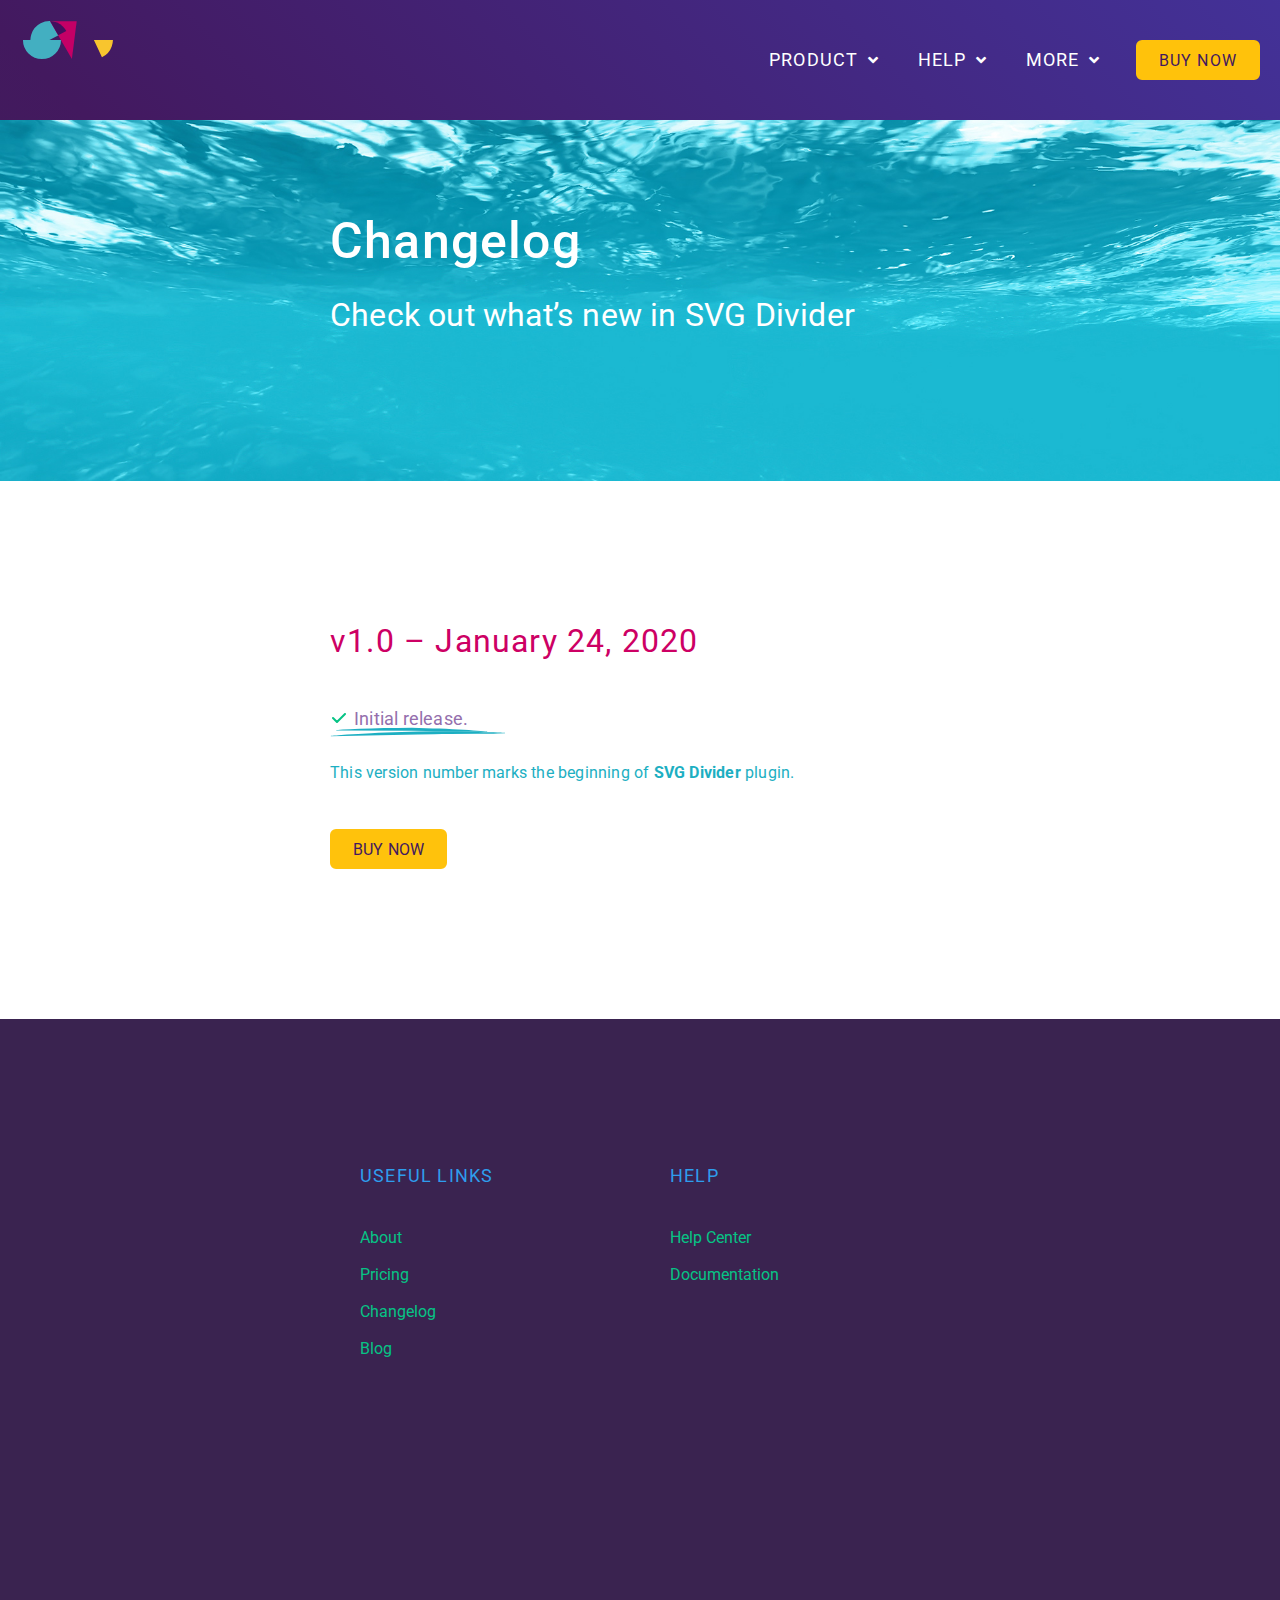
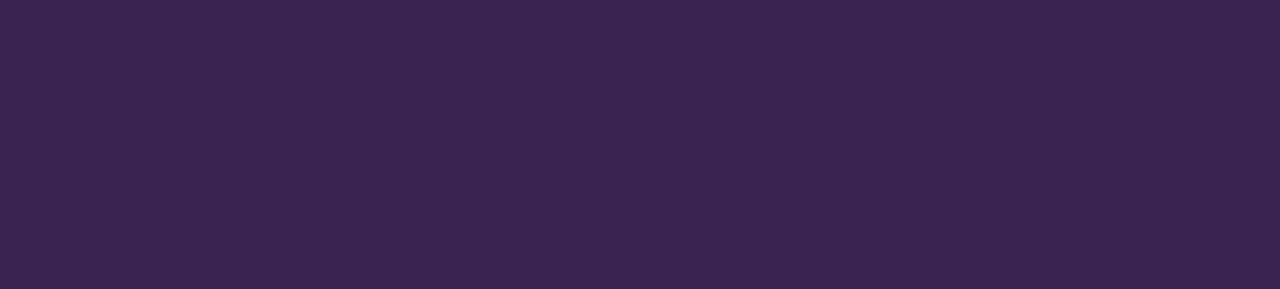
<file: changelog/index.html>
<!DOCTYPE html>
<html lang="en-US">
<head>
<link rel="stylesheet" href="/wp-content/cache/minify/6fef4.default.include.66fb1b.css" media="all">
<meta charset="UTF-8">
<meta name="viewport" content="width=device-width, initial-scale=1">
<link rel="profile" href="https://gmpg.org/xfn/11">
<title>Changelog - SVG Divider for Elementor</title>
<meta name="robots" content="max-image-preview:large">
<meta name="robots" content="max-snippet:-1, max-image-preview:large, max-video-preview:-1">
<link rel="canonical" href="/changelog/">
<meta property="og:locale" content="en_US">
<meta property="og:type" content="article">
<meta property="og:title" content="Changelog - SVG Divider for Elementor">
<meta property="og:description" content="Changelog Check out what’s new in SVG Divider v1.0 – January 24, 2020 Initial release. This version number marks the beginning of SVG Divider plugin. BUY NOW">
<meta property="og:url" content="https://svgdivider.net/changelog/">
<meta property="og:site_name" content="SVG Divider for Elementor">
<meta property="fb:app_id" content="177582819993666">
<meta property="og:image" content="https://svgdivider.net/wp-content/uploads/2020/01/teki_z.png">
<meta property="og:image:secure_url" content="https://svgdivider.net/wp-content/uploads/2020/01/teki_z.png">
<meta name="twitter:card" content="summary_large_image">
<meta name="twitter:description" content="Changelog Check out what’s new in SVG Divider v1.0 – January 24, 2020 Initial release. This version number marks the beginning of SVG Divider plugin. BUY NOW">
<meta name="twitter:title" content="Changelog - SVG Divider for Elementor">
<meta name="twitter:image" content="https://svgdivider.net/wp-content/uploads/2020/01/teki_z.png"> <script type="application/ld+json" class="yoast-schema-graph yoast-schema-graph--main">{"@context":"https://schema.org","@graph":[{"@type":"WebSite","@id":"https://svgdivider.net/#website","url":"https://svgdivider.net/","name":"SVG Divider for Elementor","potentialAction":{"@type":"SearchAction","target":"https://svgdivider.net/?s={search_term_string}","query-input":"required name=search_term_string"}},{"@type":"ImageObject","@id":"https://svgdivider.net/changelog/#primaryimage","url":"https://svgdivider.net/wp-content/uploads/2020/01/teki_z.png","width":703,"height":367},{"@type":"WebPage","@id":"https://svgdivider.net/changelog/#webpage","url":"https://svgdivider.net/changelog/","inLanguage":"en-US","name":"Changelog - SVG Divider for Elementor","isPartOf":{"@id":"https://svgdivider.net/#website"},"primaryImageOfPage":{"@id":"https://svgdivider.net/changelog/#primaryimage"},"datePublished":"2018-12-17T13:00:49+00:00","dateModified":"2020-01-23T17:21:31+00:00"}]}</script> <link rel="dns-prefetch" href="//s.w.org">
<link rel="alternate" type="application/rss+xml" title="SVG Divider for Elementor &raquo; Feed" href="/feed/">
<link rel="alternate" type="application/rss+xml" title="SVG Divider for Elementor &raquo; Comments Feed" href="/comments/feed/">
<link rel="stylesheet" id="google-fonts-1-css" href="https://fonts.googleapis.com/css?family=Roboto%3A100%2C100italic%2C200%2C200italic%2C300%2C300italic%2C400%2C400italic%2C500%2C500italic%2C600%2C600italic%2C700%2C700italic%2C800%2C800italic%2C900%2C900italic&#038;ver=5.7.2" type="text/css" media="all"> <script src="/wp-includes/js/jquery/jquery.min.js?ver=3.5.1" id="jquery-core-js"></script> <link rel="https://api.w.org/" href="/wp-json/">
<link rel="alternate" type="application/json" href="/wp-json/wp/v2/pages/22">
<link rel="EditURI" type="application/rsd+xml" title="RSD" href="/xmlrpc.php?rsd">
<link rel="wlwmanifest" type="application/wlwmanifest+xml" href="/wp-includes/wlwmanifest.xml">
<meta name="generator" content="WordPress 5.7.2">
<link rel="shortlink" href="/?p=22">
<link rel="alternate" type="application/json+oembed" href="/wp-json/oembed/1.0/embed?url=https%3A%2F%2F%2Fchangelog%2F">
<link rel="alternate" type="text/xml+oembed" href="/wp-json/oembed/1.0/embed?url=https%3A%2F%2F%2Fchangelog%2F&#038;format=xml"> <script>(function(i,s,o,g,r,a,m){i['GoogleAnalyticsObject']=r;i[r]=i[r]||function(){(i[r].q=i[r].q||[]).push(arguments)},i[r].l=1*new Date();a=s.createElement(o),m=s.getElementsByTagName(o)[0];a.async=1;a.src=g;m.parentNode.insertBefore(a,m)})(window,document,'script','https://www.google-analytics.com/analytics.js','ga');ga('create','UA-125630125-3','auto');ga('send','pageview');</script> <meta name="theme-color" content="#06c385">
<link rel="icon" href="/wp-content/uploads/2019/08/cropped-fav512-32x32.png" sizes="32x32">
<link rel="icon" href="/wp-content/uploads/2019/08/cropped-fav512-192x192.png" sizes="192x192">
<link rel="apple-touch-icon" href="/wp-content/uploads/2019/08/cropped-fav512-180x180.png">
<meta name="msapplication-TileImage" content="https://svgdivider.net/wp-content/uploads/2019/08/cropped-fav512-270x270.png">
</head>
<body class="page-template page-template-elementor_header_footer page page-id-22 wp-custom-logo elementor-default elementor-template-full-width elementor-page elementor-page-22">
<div data-elementor-type="header" data-elementor-id="60" class="elementor elementor-60 elementor-location-header" data-elementor-settings="[]"><div class="elementor-inner"><div class="elementor-section-wrap"><section class="elementor-element elementor-element-60b8f17f elementor-section-content-middle elementor-section-height-min-height elementor-section-stretched elementor-section-boxed elementor-section-height-default elementor-section-items-middle elementor-section elementor-top-section" data-id="60b8f17f" data-element_type="section" data-settings="{&quot;background_background&quot;:&quot;classic&quot;,&quot;stretch_section&quot;:&quot;section-stretched&quot;}"><div class="elementor-background-overlay"></div>
<div class="elementor-container elementor-column-gap-no"><div class="elementor-row">
<div class="elementor-element elementor-element-50f3a38f elementor-column elementor-col-50 elementor-top-column" data-id="50f3a38f" data-element_type="column"><div class="elementor-column-wrap  elementor-element-populated"><div class="elementor-widget-wrap"><div class="elementor-element elementor-element-20d26da5 elementor-widget elementor-widget-theme-site-logo elementor-widget-image" data-id="20d26da5" data-element_type="widget" data-widget_type="theme-site-logo.default"><div class="elementor-widget-container"><div class="elementor-image"> <a data-elementor-open-lightbox href="/"> <img src="/wp-content/uploads/2019/12/svg_logo_f.svg" class="attachment-full size-full" alt loading="lazy">		</a>
</div></div></div></div></div></div>
<div class="elementor-element elementor-element-cf9da76 elementor-column elementor-col-50 elementor-top-column" data-id="cf9da76" data-element_type="column"><div class="elementor-column-wrap  elementor-element-populated"><div class="elementor-widget-wrap"><div class="elementor-element elementor-element-37b8cd9 elementor-nav-menu__align-right elementor-nav-menu--dropdown-mobile elementor-nav-menu--stretch elementor-nav-menu--indicator-angle elementor-nav-menu__text-align-aside elementor-nav-menu--toggle elementor-nav-menu--burger elementor-widget elementor-widget-nav-menu" data-id="37b8cd9" data-element_type="widget" data-settings="{&quot;full_width&quot;:&quot;stretch&quot;,&quot;layout&quot;:&quot;horizontal&quot;,&quot;toggle&quot;:&quot;burger&quot;}" data-widget_type="nav-menu.default"><div class="elementor-widget-container">
<nav role="navigation" class="elementor-nav-menu--main elementor-nav-menu__container elementor-nav-menu--layout-horizontal e--pointer-none"><ul id="menu-1-37b8cd9" class="elementor-nav-menu">
<li class="menu-item menu-item-type-custom menu-item-object-custom current-menu-ancestor current-menu-parent menu-item-has-children menu-item-40">
<a href="#" class="elementor-item elementor-item-anchor">PRODUCT</a><ul class="sub-menu elementor-nav-menu--dropdown"> <li class="menu-item menu-item-type-post_type menu-item-object-page menu-item-home menu-item-45"><a href="/" class="elementor-sub-item">About</a></li> <li class="menu-item menu-item-type-custom menu-item-object-custom menu-item-home menu-item-3761"><a href="/#pricing" class="elementor-sub-item elementor-item-anchor">Pricing</a></li> <li class="menu-item menu-item-type-post_type menu-item-object-page current-menu-item page_item page-item-22 current_page_item menu-item-52"><a href="/changelog/" aria-current="page" class="elementor-sub-item elementor-item-active">Changelog</a></li>
</ul> </li> <li class="menu-item menu-item-type-custom menu-item-object-custom menu-item-has-children menu-item-46">
<a href="#" class="elementor-item elementor-item-anchor">HELP</a><ul class="sub-menu elementor-nav-menu--dropdown"> <li class="menu-item menu-item-type-post_type menu-item-object-page menu-item-2815"><a href="/help-center/" class="elementor-sub-item">Help Center</a></li> <li class="menu-item menu-item-type-post_type menu-item-object-page menu-item-6633"><a href="/documentation/" class="elementor-sub-item">Documentation</a></li>
</ul> </li> <li class="menu-item menu-item-type-custom menu-item-object-custom menu-item-has-children menu-item-51">
<a href="#" class="elementor-item elementor-item-anchor">More</a><ul class="sub-menu elementor-nav-menu--dropdown"> <li class="menu-item menu-item-type-custom menu-item-object-custom menu-item-54"><a href="https://letswp.io/" class="elementor-sub-item">Blog</a></li> <li class="menu-item menu-item-type-custom menu-item-object-custom menu-item-58"><a href="#newsletter" class="elementor-sub-item elementor-item-anchor">Newsletter</a></li>
</ul> </li> <li class="menu-item menu-item-type-custom menu-item-object-custom menu-item-243"><a href="/checkout/#checkout" class="elementor-item elementor-item-anchor">BUY NOW</a></li>
</ul></nav><div class="elementor-menu-toggle" role="button" tabindex="0" aria-label="Menu Toggle" aria-expanded="false"> <i class="eicon-menu-bar" aria-hidden="true"></i> <span class="elementor-screen-only">Menu</span>
</div>
<nav class="elementor-nav-menu--dropdown elementor-nav-menu__container" role="navigation" aria-hidden="true"><ul id="menu-2-37b8cd9" class="elementor-nav-menu">
<li class="menu-item menu-item-type-custom menu-item-object-custom current-menu-ancestor current-menu-parent menu-item-has-children menu-item-40">
<a href="#" class="elementor-item elementor-item-anchor">PRODUCT</a><ul class="sub-menu elementor-nav-menu--dropdown"> <li class="menu-item menu-item-type-post_type menu-item-object-page menu-item-home menu-item-45"><a href="/" class="elementor-sub-item">About</a></li> <li class="menu-item menu-item-type-custom menu-item-object-custom menu-item-home menu-item-3761"><a href="/#pricing" class="elementor-sub-item elementor-item-anchor">Pricing</a></li> <li class="menu-item menu-item-type-post_type menu-item-object-page current-menu-item page_item page-item-22 current_page_item menu-item-52"><a href="/changelog/" aria-current="page" class="elementor-sub-item elementor-item-active">Changelog</a></li>
</ul> </li> <li class="menu-item menu-item-type-custom menu-item-object-custom menu-item-has-children menu-item-46">
<a href="#" class="elementor-item elementor-item-anchor">HELP</a><ul class="sub-menu elementor-nav-menu--dropdown"> <li class="menu-item menu-item-type-post_type menu-item-object-page menu-item-2815"><a href="/help-center/" class="elementor-sub-item">Help Center</a></li> <li class="menu-item menu-item-type-post_type menu-item-object-page menu-item-6633"><a href="/documentation/" class="elementor-sub-item">Documentation</a></li>
</ul> </li> <li class="menu-item menu-item-type-custom menu-item-object-custom menu-item-has-children menu-item-51">
<a href="#" class="elementor-item elementor-item-anchor">More</a><ul class="sub-menu elementor-nav-menu--dropdown"> <li class="menu-item menu-item-type-custom menu-item-object-custom menu-item-54"><a href="https://letswp.io/" class="elementor-sub-item">Blog</a></li> <li class="menu-item menu-item-type-custom menu-item-object-custom menu-item-58"><a href="#newsletter" class="elementor-sub-item elementor-item-anchor">Newsletter</a></li>
</ul> </li> <li class="menu-item menu-item-type-custom menu-item-object-custom menu-item-243"><a href="/checkout/#checkout" class="elementor-item elementor-item-anchor">BUY NOW</a></li>
</ul></nav>
</div></div></div></div></div>
</div></div></section></div></div></div>
<div data-elementor-type="wp-page" data-elementor-id="22" class="elementor elementor-22" data-elementor-settings="[]"><div class="elementor-inner"><div class="elementor-section-wrap">
<section class="elementor-element elementor-element-90ee35d elementor-section-height-min-height elementor-section-boxed elementor-section-height-default elementor-section-items-middle elementor-section elementor-top-section" data-id="90ee35d" data-element_type="section" data-settings="{&quot;background_background&quot;:&quot;classic&quot;}"><div class="elementor-container elementor-column-gap-default"><div class="elementor-row"><div class="elementor-element elementor-element-d66e564 elementor-column elementor-col-100 elementor-top-column" data-id="d66e564" data-element_type="column"><div class="elementor-column-wrap"><div class="elementor-widget-wrap"></div></div></div></div></div></section><section class="elementor-element elementor-element-d456db0 animated-slow elementor-section-boxed elementor-section-height-default elementor-section-height-default elementor-invisible elementor-section elementor-top-section" data-id="d456db0" data-element_type="section" data-settings="{&quot;background_background&quot;:&quot;classic&quot;,&quot;animation&quot;:&quot;none&quot;}"><div class="elementor-container elementor-column-gap-default"><div class="elementor-row">
<div class="elementor-element elementor-element-22944ec elementor-column elementor-col-33 elementor-top-column" data-id="22944ec" data-element_type="column"><div class="elementor-column-wrap"><div class="elementor-widget-wrap"></div></div></div>
<div class="elementor-element elementor-element-bf7e2c9 elementor-column elementor-col-33 elementor-top-column" data-id="bf7e2c9" data-element_type="column"><div class="elementor-column-wrap  elementor-element-populated"><div class="elementor-widget-wrap">
<div class="elementor-element elementor-element-4ec97fa animated-fast elementor-invisible elementor-widget elementor-widget-heading" data-id="4ec97fa" data-element_type="widget" data-settings="{&quot;_animation&quot;:&quot;fadeIn&quot;}" data-widget_type="heading.default"><div class="elementor-widget-container"><h2 class="elementor-heading-title elementor-size-default">Changelog</h2></div></div>
<div class="elementor-element elementor-element-dbe02a5 animated-fast elementor-invisible elementor-widget elementor-widget-heading" data-id="dbe02a5" data-element_type="widget" data-settings="{&quot;_animation&quot;:&quot;fadeIn&quot;,&quot;_animation_delay&quot;:100}" data-widget_type="heading.default"><div class="elementor-widget-container"><h2 class="elementor-heading-title elementor-size-default">Check out what’s new in SVG Divider</h2></div></div>
<div class="elementor-element elementor-element-3da6b9e elementor-sde-scale-the-svg elementor-sde-flip-off elementor-widget elementor-widget-svg-divider-for-elementor" data-id="3da6b9e" data-element_type="widget" data-widget_type="svg-divider-for-elementor.default"><div class="elementor-widget-container">
<div class="sde-wrapper sde-drawn sde-3da6b9e sde-cropping-allow"><div class="sde svg-divider-for-elementor"><svg preserveaspectratio="xMidYMid slice" class="sde-divider-svg sde-glitter-on sde-animation-loop" data-animation-class="sde-sb-25" data-animation-delay="200" style="opacity:0;" xmlns="http://www.w3.org/2000/svg" width="960" height="34" viewbox="0 0 960 34"><g fill="none" stroke="#6e7881" stroke-linecap="round" stroke-linejoin="round" stroke-width="3" class="sde-primary-group"><path d="M917.652 21.12a32.239 32.239 0 0112.679-.254c2.764.467 5.477 1.268 8.275 1.533a26.742 26.742 0 007.875-.505 25.113 25.113 0 004.272-1.3c3.25-1.32 6.225-4.476 6.673-8.107.4-3.28-.837-7.291-3.621-9.333a8.511 8.511 0 00-6.482-1.534 6.8 6.8 0 00-5.574 7.843 5.451 5.451 0 006.292 4.448 4.354 4.354 0 003.568-5.019"></path><path d="M886.061 21.12a32.234 32.234 0 0112.678-.254c2.764.467 5.477 1.268 8.275 1.533a26.742 26.742 0 007.875-.505 25.162 25.162 0 004.274-1.3c3.248-1.32 6.223-4.476 6.672-8.107.4-3.28-.837-7.291-3.622-9.333a8.51 8.51 0 00-6.482-1.534 6.8 6.8 0 00-5.573 7.843 5.451 5.451 0 006.291 4.448 4.353 4.353 0 003.568-5.019"></path><path d="M854.469 21.12a32.239 32.239 0 0112.679-.254c2.765.467 5.476 1.268 8.274 1.533a26.75 26.75 0 007.876-.505 25.1 25.1 0 004.273-1.3c3.248-1.32 6.224-4.476 6.672-8.107.4-3.28-.837-7.291-3.62-9.333a8.514 8.514 0 00-6.483-1.534 6.8 6.8 0 00-5.574 7.843 5.451 5.451 0 006.291 4.448 4.353 4.353 0 003.568-5.019"></path><path d="M822.878 21.12a32.234 32.234 0 0112.678-.254c2.765.467 5.478 1.268 8.276 1.533a26.744 26.744 0 007.875-.505 25.113 25.113 0 004.272-1.3c3.249-1.32 6.225-4.476 6.673-8.107.4-3.28-.837-7.291-3.621-9.333a8.512 8.512 0 00-6.483-1.534 6.8 6.8 0 00-5.573 7.843 5.45 5.45 0 006.291 4.448 4.355 4.355 0 003.569-5.019"></path><path d="M791.287 21.12a32.229 32.229 0 0112.677-.254c2.766.467 5.478 1.268 8.276 1.533a26.744 26.744 0 007.875-.505 25.124 25.124 0 004.273-1.3c3.248-1.32 6.225-4.476 6.672-8.107.4-3.28-.837-7.291-3.621-9.333a8.51 8.51 0 00-6.482-1.534 6.8 6.8 0 00-5.574 7.843 5.452 5.452 0 006.291 4.448 4.354 4.354 0 003.569-5.019"></path><path d="M759.7 21.12a32.234 32.234 0 0112.678-.254c2.765.467 5.478 1.268 8.275 1.533a26.75 26.75 0 007.876-.505 25.113 25.113 0 004.272-1.3c3.248-1.32 6.225-4.476 6.672-8.107.405-3.28-.837-7.291-3.62-9.333a8.511 8.511 0 00-6.482-1.534 6.8 6.8 0 00-5.574 7.843 5.451 5.451 0 006.291 4.448 4.355 4.355 0 003.569-5.019"></path><path d="M728.1 21.12a32.234 32.234 0 0112.678-.254c2.764.467 5.477 1.268 8.275 1.533a26.742 26.742 0 007.875-.505 25.124 25.124 0 004.273-1.3c3.249-1.32 6.224-4.476 6.673-8.107.4-3.28-.837-7.291-3.622-9.333a8.509 8.509 0 00-6.482-1.534 6.8 6.8 0 00-5.57 7.845 5.45 5.45 0 006.291 4.448 4.353 4.353 0 003.568-5.019"></path><path d="M696.512 21.12a32.234 32.234 0 0112.678-.254c2.766.467 5.477 1.268 8.275 1.533a26.742 26.742 0 007.875-.505 25.08 25.08 0 004.274-1.3c3.248-1.32 6.224-4.476 6.672-8.107.4-3.28-.837-7.291-3.621-9.333a8.511 8.511 0 00-6.482-1.534 6.8 6.8 0 00-5.574 7.843 5.451 5.451 0 006.291 4.448 4.353 4.353 0 003.568-5.019"></path><path d="M664.921 21.12a32.234 32.234 0 0112.678-.254c2.765.467 5.478 1.268 8.275 1.533a26.742 26.742 0 007.875-.505 25.1 25.1 0 004.273-1.3c3.249-1.32 6.225-4.476 6.673-8.107.4-3.28-.838-7.291-3.621-9.333a8.512 8.512 0 00-6.483-1.534 6.8 6.8 0 00-5.573 7.843 5.45 5.45 0 006.29 4.448 4.355 4.355 0 003.57-5.019"></path><path d="M633.33 21.12a32.229 32.229 0 0112.677-.254c2.766.467 5.478 1.268 8.276 1.533a26.744 26.744 0 007.875-.505 25.124 25.124 0 004.273-1.3c3.248-1.32 6.225-4.476 6.672-8.107.4-3.28-.837-7.291-3.621-9.333A8.512 8.512 0 00663 1.622a6.8 6.8 0 00-5.573 7.843 5.451 5.451 0 006.291 4.448 4.354 4.354 0 003.569-5.019"></path><path d="M601.738 21.12a32.234 32.234 0 0112.678-.254c2.765.467 5.478 1.268 8.275 1.533a26.742 26.742 0 007.875-.505 25.1 25.1 0 004.273-1.3c3.248-1.32 6.225-4.476 6.672-8.107.405-3.28-.837-7.291-3.621-9.333a8.508 8.508 0 00-6.481-1.534 6.8 6.8 0 00-5.574 7.843 5.451 5.451 0 006.291 4.448 4.353 4.353 0 003.568-5.019"></path><path d="M570.146 21.12a32.239 32.239 0 0112.679-.254c2.764.467 5.477 1.268 8.275 1.533a26.742 26.742 0 007.875-.505 25.151 25.151 0 004.273-1.3c3.249-1.32 6.224-4.476 6.672-8.107.405-3.28-.836-7.291-3.621-9.333a8.509 8.509 0 00-6.482-1.534 6.8 6.8 0 00-5.573 7.843 5.45 5.45 0 006.291 4.448 4.354 4.354 0 003.565-5.017"></path><path d="M538.555 21.12a32.234 32.234 0 0112.678-.254c2.765.467 5.477 1.268 8.275 1.533a26.742 26.742 0 007.875-.505 25.107 25.107 0 004.274-1.3c3.248-1.32 6.224-4.476 6.672-8.107.4-3.28-.837-7.291-3.621-9.333a8.511 8.511 0 00-6.482-1.534 6.8 6.8 0 00-5.574 7.843 5.451 5.451 0 006.291 4.448 4.353 4.353 0 003.568-5.019"></path><path d="M506.963 21.12a32.239 32.239 0 0112.679-.254c2.765.467 5.478 1.268 8.275 1.533a26.744 26.744 0 007.875-.505 25.1 25.1 0 004.273-1.3c3.249-1.32 6.225-4.476 6.673-8.107.4-3.28-.838-7.291-3.621-9.333a8.514 8.514 0 00-6.483-1.534 6.8 6.8 0 00-5.574 7.843 5.451 5.451 0 006.291 4.448 4.353 4.353 0 003.568-5.019"></path><path d="M475.372 21.12a32.234 32.234 0 0112.678-.254c2.765.467 5.478 1.268 8.276 1.533a26.744 26.744 0 007.875-.505 25.113 25.113 0 004.272-1.3c3.249-1.32 6.225-4.476 6.673-8.107.4-3.28-.837-7.291-3.621-9.333a8.512 8.512 0 00-6.483-1.534 6.8 6.8 0 00-5.573 7.843 5.451 5.451 0 006.291 4.448 4.355 4.355 0 003.569-5.019"></path><path d="M443.78 21.12a32.234 32.234 0 0112.678-.254c2.765.467 5.478 1.268 8.275 1.533a26.748 26.748 0 007.876-.505 25.113 25.113 0 004.272-1.3c3.249-1.32 6.225-4.476 6.673-8.107.405-3.28-.837-7.291-3.621-9.333a8.51 8.51 0 00-6.482-1.534 6.8 6.8 0 00-5.574 7.843 5.451 5.451 0 006.291 4.448 4.353 4.353 0 003.568-5.019"></path><path d="M412.189 21.12a32.234 32.234 0 0112.678-.254c2.765.467 5.477 1.268 8.275 1.533a26.742 26.742 0 007.875-.505 25.1 25.1 0 004.273-1.3c3.249-1.32 6.225-4.476 6.672-8.107.405-3.28-.836-7.291-3.621-9.333a8.51 8.51 0 00-6.482-1.534 6.8 6.8 0 00-5.573 7.843 5.45 5.45 0 006.291 4.448 4.354 4.354 0 003.568-5.019"></path><path d="M380.6 21.12a32.229 32.229 0 0112.677-.254c2.766.467 5.478 1.268 8.276 1.533a26.744 26.744 0 007.875-.505 25.124 25.124 0 004.273-1.3c3.248-1.32 6.224-4.476 6.672-8.107.4-3.28-.837-7.291-3.621-9.333a8.51 8.51 0 00-6.482-1.534 6.8 6.8 0 00-5.574 7.843 5.451 5.451 0 006.291 4.448 4.354 4.354 0 003.569-5.019"></path><path d="M349.006 21.12a32.234 32.234 0 0112.678-.254c2.765.467 5.478 1.268 8.275 1.533a26.742 26.742 0 007.875-.505 25.1 25.1 0 004.273-1.3c3.249-1.32 6.225-4.476 6.673-8.107.4-3.28-.838-7.291-3.621-9.333a8.513 8.513 0 00-6.483-1.534 6.8 6.8 0 00-5.576 7.845 5.451 5.451 0 006.291 4.448 4.353 4.353 0 003.568-5.019"></path><path d="M317.415 21.12a32.234 32.234 0 0112.678-.254c2.764.467 5.477 1.268 8.275 1.533a26.744 26.744 0 007.875-.505 25.124 25.124 0 004.273-1.3c3.248-1.32 6.224-4.476 6.672-8.107.4-3.28-.837-7.291-3.621-9.333a8.51 8.51 0 00-6.482-1.534 6.8 6.8 0 00-5.574 7.843 5.451 5.451 0 006.291 4.448 4.354 4.354 0 003.569-5.019"></path><path d="M285.823 21.12a32.234 32.234 0 0112.678-.254c2.765.467 5.478 1.268 8.275 1.533a26.739 26.739 0 007.875-.505 25.1 25.1 0 004.273-1.3c3.249-1.32 6.225-4.476 6.673-8.107.4-3.28-.837-7.291-3.621-9.333a8.511 8.511 0 00-6.482-1.534 6.8 6.8 0 00-5.574 7.843 5.451 5.451 0 006.291 4.448 4.353 4.353 0 003.568-5.019"></path><path d="M254.231 21.12a32.239 32.239 0 0112.679-.254c2.765.467 5.477 1.268 8.275 1.533a26.742 26.742 0 007.875-.505 25.124 25.124 0 004.273-1.3c3.249-1.32 6.225-4.476 6.672-8.107.405-3.28-.837-7.291-3.621-9.333a8.51 8.51 0 00-6.484-1.532 6.8 6.8 0 00-5.573 7.843 5.45 5.45 0 006.291 4.448 4.354 4.354 0 003.568-5.019"></path><path d="M222.64 21.12a32.234 32.234 0 0112.678-.254c2.765.467 5.478 1.268 8.276 1.533a26.746 26.746 0 007.875-.505 25.124 25.124 0 004.273-1.3c3.248-1.32 6.224-4.476 6.672-8.107.4-3.28-.837-7.291-3.621-9.333a8.51 8.51 0 00-6.482-1.534 6.8 6.8 0 00-5.574 7.843 5.451 5.451 0 006.291 4.448 4.354 4.354 0 003.572-5.017"></path><path d="M191.049 21.12a32.234 32.234 0 0112.678-.254c2.765.467 5.478 1.268 8.275 1.533a26.742 26.742 0 007.875-.505 25.1 25.1 0 004.273-1.3c3.248-1.32 6.224-4.476 6.672-8.107.405-3.28-.837-7.291-3.62-9.333a8.513 8.513 0 00-6.483-1.534 6.8 6.8 0 00-5.573 7.843 5.45 5.45 0 006.29 4.448 4.354 4.354 0 003.569-5.019"></path><path d="M159.458 21.12a32.229 32.229 0 0112.677-.254c2.765.467 5.478 1.268 8.276 1.533a26.744 26.744 0 007.875-.505 25.124 25.124 0 004.273-1.3c3.248-1.32 6.224-4.476 6.672-8.107.4-3.28-.837-7.291-3.621-9.333a8.51 8.51 0 00-6.482-1.534 6.8 6.8 0 00-5.574 7.843 5.451 5.451 0 006.291 4.448 4.354 4.354 0 003.569-5.019"></path><path d="M127.866 21.12a32.234 32.234 0 0112.678-.254c2.765.467 5.477 1.268 8.275 1.533a26.742 26.742 0 007.875-.505 25.1 25.1 0 004.273-1.3c3.249-1.32 6.225-4.476 6.673-8.107.4-3.28-.838-7.291-3.621-9.333a8.512 8.512 0 00-6.482-1.534 6.8 6.8 0 00-5.574 7.843 5.451 5.451 0 006.291 4.448 4.353 4.353 0 003.568-5.019"></path><path d="M96.274 21.12a32.239 32.239 0 0112.679-.254c2.764.467 5.477 1.268 8.275 1.533a26.744 26.744 0 007.875-.505 25.124 25.124 0 004.273-1.3c3.248-1.32 6.224-4.476 6.672-8.107.4-3.28-.837-7.291-3.621-9.333a8.51 8.51 0 00-6.482-1.534 6.8 6.8 0 00-5.574 7.843 5.451 5.451 0 006.291 4.448 4.354 4.354 0 003.569-5.019"></path><path d="M64.683 21.12a32.234 32.234 0 0112.678-.254c2.765.467 5.478 1.268 8.275 1.533a26.742 26.742 0 007.875-.505 25.1 25.1 0 004.273-1.3c3.249-1.32 6.225-4.476 6.673-8.107.4-3.28-.837-7.291-3.621-9.333a8.511 8.511 0 00-6.482-1.534 6.8 6.8 0 00-5.574 7.845 5.451 5.451 0 006.291 4.448 4.354 4.354 0 003.568-5.019"></path><path d="M33.092 21.12a32.234 32.234 0 0112.678-.254c2.765.467 5.477 1.268 8.275 1.533a26.742 26.742 0 007.875-.505 25.124 25.124 0 004.273-1.3c3.248-1.32 6.224-4.476 6.672-8.107.405-3.28-.837-7.291-3.621-9.333a8.51 8.51 0 00-6.482-1.534 6.8 6.8 0 00-5.573 7.843 5.45 5.45 0 006.291 4.448 4.354 4.354 0 003.568-5.019"></path><path d="M1.5 21.12a32.234 32.234 0 0112.678-.254c2.765.467 5.478 1.268 8.276 1.533a26.746 26.746 0 007.875-.505A25.151 25.151 0 0034.6 20.6c3.248-1.32 6.224-4.476 6.672-8.107.4-3.28-.838-7.291-3.621-9.333a8.512 8.512 0 00-6.482-1.534A6.8 6.8 0 0025.6 9.465a5.451 5.451 0 006.291 4.448 4.354 4.354 0 003.569-5.019"></path></g><g fill="none" stroke="#6e7881" stroke-linecap="round" stroke-linejoin="round" stroke-width="2" class="sde-glitter-group"><path stroke-dasharray="0 6" d="M1.5 24.681c15.933 0 15.933 8 31.866 8s15.933-8 31.866-8 15.933 8 31.866 8 15.933-8 31.865-8 15.932 8 31.863 8 15.931-8 31.863-8 15.93 8 31.86 8 15.932-8 31.864-8 15.933 8 31.866 8 15.932-8 31.864-8 15.931 8 31.863 8 15.932-8 31.863-8 15.932 8 31.864 8 15.933-8 31.865-8 15.935 8 31.869 8 15.933-8 31.866-8 15.933 8 31.867 8 15.932-8 31.866-8 15.934 8 31.866 8 15.934-8 31.867-8 15.935 8 31.869 8 15.935-8 31.871-8 15.931 8 31.864 8 15.932-8 31.866-8 15.935 8 31.869 8 15.936-8 31.87-8 15.936 8 31.871 8 15.935-8 31.871-8 15.937 8 31.875 8 15.937-8 31.875-8"></path><path d="M945.647 7.953a1 1 0 111 1 1 1 0 01-1-1z"></path><path d="M914.06 7.953a1 1 0 111 1 1 1 0 01-1-1z"></path><path d="M882.474 7.953a1 1 0 111 1 1 1 0 01-1-1z"></path><path d="M850.888 7.953a1 1 0 111 1 1 1 0 01-1-1z"></path><path d="M819.3 7.953a1 1 0 111 1 1 1 0 01-1-1z"></path><path d="M787.715 7.953a1 1 0 111 1 1 1 0 01-1-1z"></path><path d="M756.129 7.953a1 1 0 111 1 1 1 0 01-1-1z"></path><path d="M724.542 7.953a1 1 0 111 1 1 1 0 01-1-1z"></path><path d="M692.957 7.953a1 1 0 111 1 1 1 0 01-1-1z"></path><path d="M661.371 7.953a1 1 0 111 1 1 1 0 01-1-1z"></path><path d="M629.783 7.953a1 1 0 111 1 1 1 0 01-1-1z"></path><path d="M598.2 7.953a1 1 0 111 1 1 1 0 01-1-1z"></path><path d="M566.611 7.953a1 1 0 111 1 1 1 0 01-1-1z"></path><path d="M535.024 7.953a1 1 0 111 1 1 1 0 01-1-1z"></path><path d="M503.438 7.953a1 1 0 111 1 1 1 0 01-1-1z"></path><path d="M471.852 7.953a1 1 0 111 1 1 1 0 01-1-1z"></path><path d="M440.266 7.953a1 1 0 111 1 1 1 0 01-1-1z"></path><path d="M408.679 7.953a1 1 0 111 1 1 1 0 01-1-1z"></path><path d="M377.093 7.953a1 1 0 111 1 1 1 0 01-1-1z"></path><path d="M345.507 7.953a1 1 0 111 1 1 1 0 01-1-1z"></path><path d="M313.92 7.953a1 1 0 111 1 1 1 0 01-1-1z"></path><path d="M282.333 7.953a1 1 0 111 1 1 1 0 01-1-1z"></path><path d="M250.748 7.953a1 1 0 111 1 1 1 0 01-1-1z"></path><path d="M219.161 7.953a1 1 0 111 1 1 1 0 01-1-1z"></path><path d="M187.575 7.953a1 1 0 111 1 1 1 0 01-1-1z"></path><path d="M155.989 7.953a1 1 0 111 1 1 1 0 01-1-1z"></path><path d="M124.4 7.953a1 1 0 111 1 1 1 0 01-1-1z"></path><path d="M92.816 7.953a1 1 0 111 1 1 1 0 01-1-1z"></path><path d="M61.23 7.953a1 1 0 111 1 1 1 0 01-1-1z"></path><path d="M29.644 7.953a1 1 0 111 1 1 1 0 01-1-1z"></path></g></svg></div></div>
<style>.sde-3da6b9e .sde-sb-25 .sde-glitter-group :nth-child(5n+1){animation:sde-reveal 440ms linear 1100ms forwards,sde-flicker 600ms linear 1613ms alternate infinite}.sde-3da6b9e .sde-sb-25 .sde-glitter-group :nth-child(5n+2){animation:sde-reveal 440ms linear 1247ms forwards,sde-flicker 700ms linear 1760ms alternate infinite}.sde-3da6b9e .sde-sb-25 .sde-glitter-group :nth-child(5n+3){animation:sde-reveal 440ms linear 1393ms forwards,sde-flicker 800ms linear 1907ms alternate infinite}.sde-3da6b9e .sde-sb-25 .sde-glitter-group :nth-child(5n+4){animation:sde-reveal 440ms linear 1540ms forwards,sde-flicker 900ms linear 2053ms alternate infinite}.sde-3da6b9e .sde-sb-25 .sde-glitter-group :nth-child(5n+5){animation:sde-reveal 440ms linear 1687ms forwards,sde-flicker 1000ms linear 2200ms alternate infinite}.sde-3da6b9e .sde-sb-25 .sde-glitter-group :nth-child(5n+6){animation:sde-reveal 440ms linear 1833ms forwards,sde-flicker 1100ms linear 2347ms alternate infinite}.sde-3da6b9e .sde-sb-25 .sde-primary-group path{stroke-dasharray:88;stroke-dashoffset:88}.sde-3da6b9e .sde-sb-25 .sde-primary-group path:nth-of-type(5n+1){animation:sde-continued 1467ms cubic-bezier(.2,.2,0,1) 733ms forwards}.sde-3da6b9e .sde-sb-25 .sde-primary-group path:nth-of-type(5n+2){animation:sde-continued 1467ms cubic-bezier(.2,.2,0,1) 550ms forwards}.sde-3da6b9e .sde-sb-25 .sde-primary-group path:nth-of-type(5n+3){animation:sde-continued 1467ms cubic-bezier(.2,.2,0,1) 367ms forwards}.sde-3da6b9e .sde-sb-25 .sde-primary-group path:nth-of-type(5n+4){animation:sde-continued 1467ms cubic-bezier(.2,.2,0,1) 183ms forwards}.sde-3da6b9e .sde-sb-25 .sde-primary-group path:nth-of-type(5n+5){animation:sde-draw 1467ms cubic-bezier(.2,.2,0,1) forwards}.sde-3da6b9e .sde-sb-25 .sde-glitter-group path:nth-of-type(1){stroke-dashoffset:24;animation:sde-dots 1100ms ease-in-out 1100ms forwards,sde-ants 3000ms linear 2200ms reverse forwards infinite}.sde-3da6b9e .sde{height:25px}.elementor-sde-old-browser-bypass .sde-3da6b9e .sde svg{transform:scale(0.733)}.elementor-sde-old-browser-bypass .sde-3da6b9e .sde{padding:1px 0}@media(max-width:1024px){.sde-3da6b9e .sde{height:25px}.elementor-sde-old-browser-bypass .sde-3da6b9e .sde svg{transform:scale(0.74)}.elementor-sde-old-browser-bypass .sde-3da6b9e .sde{padding:1px 0}}@media(max-width:767px){.sde-3da6b9e .sde{height:26px}.elementor-sde-old-browser-bypass .sde-3da6b9e .sde svg{transform:scale(0.772)}.elementor-sde-old-browser-bypass .sde-3da6b9e .sde{padding:1px 0}}</style>
</div></div>
</div></div></div>
<div class="elementor-element elementor-element-360b075 elementor-column elementor-col-33 elementor-top-column" data-id="360b075" data-element_type="column"><div class="elementor-column-wrap"><div class="elementor-widget-wrap"></div></div></div>
</div></div></section><section class="elementor-element elementor-element-8fec1d elementor-section-boxed elementor-section-height-default elementor-section-height-default elementor-section elementor-top-section" data-id="8fec1d" data-element_type="section" data-settings="{&quot;background_background&quot;:&quot;classic&quot;}"><div class="elementor-container elementor-column-gap-default"><div class="elementor-row">
<div class="elementor-element elementor-element-461606c0 elementor-column elementor-col-33 elementor-top-column" data-id="461606c0" data-element_type="column"><div class="elementor-column-wrap  elementor-element-populated"><div class="elementor-widget-wrap"><div class="elementor-element elementor-element-14b0c66 elementor-widget__width-initial elementor-absolute animated-fast elementor-widget-tablet__width-initial elementor-widget-mobile__width-initial elementor-hidden-phone elementor-invisible elementor-widget elementor-widget-image" data-id="14b0c66" data-element_type="widget" data-settings="{&quot;_position&quot;:&quot;absolute&quot;,&quot;_animation&quot;:&quot;fadeIn&quot;,&quot;_animation_delay&quot;:1400}" data-widget_type="image.default"><div class="elementor-widget-container"><div class="elementor-image"> <img width="703" height="367" src="/wp-content/uploads/2020/01/teki_z.png" class="attachment-full size-full" alt loading="lazy" srcset="/wp-content/uploads/2020/01/teki_z.png 703w, /wp-content/uploads/2020/01/teki_z-300x157.png 300w" sizes="(max-width: 703px) 100vw, 703px">
</div></div></div></div></div></div>
<div class="elementor-element elementor-element-d08fffe elementor-column elementor-col-33 elementor-top-column" data-id="d08fffe" data-element_type="column"><div class="elementor-column-wrap  elementor-element-populated"><div class="elementor-widget-wrap">
<div class="elementor-element elementor-element-a9fb90d elementor-widget elementor-widget-heading" data-id="a9fb90d" data-element_type="widget" data-widget_type="heading.default"><div class="elementor-widget-container"><h2 class="elementor-heading-title elementor-size-default">v1.0 – January 24, 2020</h2></div></div>
<div class="elementor-element elementor-element-1b6aa77 elementor-widget elementor-widget-text-editor" data-id="1b6aa77" data-element_type="widget" data-widget_type="text-editor.default"><div class="elementor-widget-container"><div class="elementor-text-editor elementor-clearfix"><ul><li>Initial release.</li></ul></div></div></div>
<div class="elementor-element elementor-element-2b0559b elementor-widget elementor-widget-image" data-id="2b0559b" data-element_type="widget" data-widget_type="image.default"><div class="elementor-widget-container"><div class="elementor-image"> <img src="/wp-content/uploads/2019/09/underline_green.svg" class="attachment-full size-full" alt loading="lazy">
</div></div></div>
<div class="elementor-element elementor-element-5ae8c36 elementor-widget elementor-widget-text-editor" data-id="5ae8c36" data-element_type="widget" data-widget_type="text-editor.default"><div class="elementor-widget-container"><div class="elementor-text-editor elementor-clearfix"><p>This version number marks the beginning of <b>SVG Divider</b> plugin.</p></div></div></div>
<div class="elementor-element elementor-element-059a23f elementor-align-left elementor-widget elementor-widget-button" data-id="059a23f" data-element_type="widget" data-widget_type="button.default"><div class="elementor-widget-container"><div class="elementor-button-wrapper"> <a href="/checkout/#checkout" class="elementor-button-link elementor-button elementor-size-xs" role="button"> <span class="elementor-button-content-wrapper"> <span class="elementor-button-text">BUY NOW</span> </span> </a>
</div></div></div>
</div></div></div>
<div class="elementor-element elementor-element-c625532 elementor-column elementor-col-33 elementor-top-column" data-id="c625532" data-element_type="column"><div class="elementor-column-wrap"><div class="elementor-widget-wrap"></div></div></div>
</div></div></section>
</div></div></div>
<div data-elementor-type="footer" data-elementor-id="148" class="elementor elementor-148 elementor-location-footer" data-elementor-settings="[]"><div class="elementor-inner"><div class="elementor-section-wrap"><section class="elementor-element elementor-element-5db5e81 elementor-section-boxed elementor-section-height-default elementor-section-height-default elementor-section elementor-top-section" data-id="5db5e81" data-element_type="section" data-settings="{&quot;background_background&quot;:&quot;classic&quot;}"><div class="elementor-container elementor-column-gap-default"><div class="elementor-row"><div class="elementor-element elementor-element-7ffe1fd elementor-column elementor-col-100 elementor-top-column" data-id="7ffe1fd" data-element_type="column"><div class="elementor-column-wrap  elementor-element-populated"><div class="elementor-widget-wrap">
<section class="elementor-element elementor-element-9245276 elementor-section-full_width elementor-section-height-default elementor-section-height-default elementor-section elementor-inner-section" data-id="9245276" data-element_type="section" id="newsletter"><div class="elementor-container elementor-column-gap-default"><div class="elementor-row">
<div class="elementor-element elementor-element-1fc32b6 elementor-column elementor-col-50 elementor-inner-column" data-id="1fc32b6" data-element_type="column"><div class="elementor-column-wrap  elementor-element-populated"><div class="elementor-widget-wrap">
<div class="elementor-element elementor-element-2bd8fbf elementor-widget elementor-widget-heading" data-id="2bd8fbf" data-element_type="widget" data-widget_type="heading.default"><div class="elementor-widget-container"><h3 class="elementor-heading-title elementor-size-default">USEFUL LINKS</h3></div></div>
<div class="elementor-element elementor-element-d04b15c elementor-mobile-align-center elementor-icon-list--layout-traditional elementor-widget elementor-widget-icon-list" data-id="d04b15c" data-element_type="widget" data-widget_type="icon-list.default"><div class="elementor-widget-container"><ul class="elementor-icon-list-items"> <li class="elementor-icon-list-item"> <a href="/about">		<span class="elementor-icon-list-text">About</span> </a> </li> <li class="elementor-icon-list-item"> <a href="/#pricing">		<span class="elementor-icon-list-text">Pricing</span> </a> </li> <li class="elementor-icon-list-item"> <a href="/changelog">		<span class="elementor-icon-list-text">Changelog</span> </a> </li> <li class="elementor-icon-list-item"> <a href="https://letswp.io/">		<span class="elementor-icon-list-text">Blog</span> </a> </li>
</ul></div></div>
</div></div></div>
<div class="elementor-element elementor-element-1acb99c elementor-column elementor-col-50 elementor-inner-column" data-id="1acb99c" data-element_type="column"><div class="elementor-column-wrap  elementor-element-populated"><div class="elementor-widget-wrap">
<div class="elementor-element elementor-element-c65f5c1 elementor-widget elementor-widget-heading" data-id="c65f5c1" data-element_type="widget" data-widget_type="heading.default"><div class="elementor-widget-container"><h3 class="elementor-heading-title elementor-size-default">HELP</h3></div></div>
<div class="elementor-element elementor-element-79e5574 elementor-mobile-align-center elementor-align-left elementor-icon-list--layout-traditional elementor-widget elementor-widget-icon-list" data-id="79e5574" data-element_type="widget" data-widget_type="icon-list.default"><div class="elementor-widget-container"><ul class="elementor-icon-list-items"> <li class="elementor-icon-list-item"> <a href="/help-center/">		<span class="elementor-icon-list-text">Help Center</span> </a> </li> <li class="elementor-icon-list-item"> <a href="/documentation/">		<span class="elementor-icon-list-text">Documentation</span> </a> </li>
</ul></div></div>
</div></div></div>
</div></div></section><div class="elementor-element elementor-element-5bb041b elementor-sde-scale-the-svg elementor-sde-flip-off elementor-widget elementor-widget-svg-divider-for-elementor" data-id="5bb041b" data-element_type="widget" data-widget_type="svg-divider-for-elementor.default"><div class="elementor-widget-container">
<div class="sde-wrapper sde-drawn sde-5bb041b sde-cropping-allow"><div class="sde svg-divider-for-elementor"><svg preserveaspectratio="xMidYMid slice" class="sde-divider-svg sde-glitter-on sde-animation-loop" data-animation-class="sde-sc-28" style="opacity:0;" xmlns="http://www.w3.org/2000/svg" width="960" height="94" viewbox="0 0 960 94"><g fill="none" stroke="#6e7881" stroke-linecap="round" stroke-linejoin="round" stroke-width="2" class="sde-glitter-group"><path stroke-dasharray="0 5.72" d="M607.073 70.433q9.092-2.421 18.1-5.174 10.179-3.091 20.142-6.855"></path><path stroke-dasharray="0 5.77" d="M568.355 79.053q4.743-.871 9.45-1.824 8.807-1.774 17.547-3.849 3.476-.82 6.934-1.7"></path><path stroke-dasharray="0 6.01" d="M514.648 85.486a384.339 384.339 0 0047.761-5.377"></path><path d="M447.19 23.273a4 4 0 103.38-4.535 4 4 0 00-3.38 4.535z"></path><circle cx="427.553" cy="39.847" r="4"></circle><path stroke-dasharray="0 5.72" d="M351.926 70.433q-9.091-2.421-18.095-5.174-10.179-3.091-20.141-6.859"></path><path stroke-dasharray="0 5.77" d="M390.644 79.053q-4.743-.871-9.45-1.824-8.807-1.774-17.547-3.849-3.476-.82-6.934-1.7"></path><path stroke-dasharray="0 6.01" d="M444.351 85.486a384.339 384.339 0 01-47.761-5.377"></path><path d="M511.81 23.273a4 4 0 11-3.381-4.535 4 4 0 013.381 4.535z"></path><circle cx="531.446" cy="39.847" r="4"></circle><path d="M670.023 45.033A4.275 4.275 0 11668 39.338a4.274 4.274 0 012.023 5.695z"></path><path d="M693.3 40.494c88.3-28.357 132.96-8.826 205.541 3.47"></path><path d="M265.7 40.494c-88.3-28.357-132.96-8.826-205.541 3.47"></path><path d="M288.977 45.037a4.275 4.275 0 102.028-5.695 4.274 4.274 0 00-2.028 5.695z"></path></g><g fill="none" stroke="#6e7881" stroke-linecap="round" stroke-linejoin="round" stroke-width="3" class="sde-primary-group"><path d="M479.5 73.774c11.416-6.468 19.3-20.218 19.3-36.137S490.916 7.969 479.5 1.5c-11.418 6.469-19.3 20.218-19.3 36.137s7.882 29.669 19.3 36.137z"></path><path d="M479.5 73.774c7.213-4.265 12.2-13.334 12.2-23.827s-4.984-19.563-12.2-23.828c-7.215 4.265-12.195 13.332-12.195 23.828s4.98 19.562 12.195 23.827z"></path><path d="M479.5 73.774c4.01-2.433 6.775-7.6 6.775-13.586S483.51 49.031 479.5 46.6c-4.01 2.43-6.775 7.6-6.775 13.587s2.765 11.154 6.775 13.587z"></path><path d="M479.498 73.774h.002l-.002-.001v.001z"></path><path d="M479.5 73.774c8.195.891 18.965-3.622 27.807-12.464S520.66 41.7 519.77 33.5c-6.2-.675-13.86 1.744-21.055 6.783"></path><path d="M515.252 50.994c7-.578 13.307.6 17.764 3.3-2.655 7.8-11.3 15.659-23.047 19.936s-23.42 3.814-30.469-.456h0"></path><path d="M479.5 73.774h0v-.001.001z"></path><path d="M479.5 73.774c-8.195.891-18.967-3.622-27.809-12.464S438.338 41.7 439.229 33.5c6.2-.675 13.861 1.744 21.054 6.783"></path><path d="M479.5 73.774h0c-7.051 4.27-18.719 4.732-30.469.456s-20.392-12.13-23.047-19.936c4.456-2.7 10.758-3.878 17.762-3.3"></path><path d="M528.422 43.323c-1.783 2.542-7.807 6.672-13.17 7.671"></path><path d="M506.49 27.172c-.318 3.09-3.564 9.631-7.76 13.116"></path><path d="M487.527 76.685c0 6.207-3.593 11.239-8.027 11.239s-8.027-5.032-8.027-11.239"></path><path d="M487.527 77.685s.35.845 1.055 2.161a23.337 23.337 0 001.358 2.212c2.974 4.335 7.087 8.157 12.2 9.727 3.7 1.139 10.6 1.411 12.443-3.016 1.836-4.4-5.32-5.455-8.1-5.838-4.166-.575-8.243-.838-12.276-2.163a33.3 33.3 0 01-3.344-1.3 25.812 25.812 0 01-3.332-1.785"></path><path d="M487.527 76.71c4.283 1.138 9.26 1.263 13.672 1.591a113.655 113.655 0 0013.449.185c21.139-.939 42.432-4.077 63.157-8.257q8.807-1.774 17.547-3.849c10.035-2.366 19.951-5.126 29.816-8.121 10.264-3.116 23.2-7.819 33.064-12.033"></path><path d="M521.639 68.162c10.961 7.871 27.078 8.822 40.031 4.416 7.055-2.4 14.291-6.2 19.754-11.335 5.355-5.029 9.141-12.809 2.742-19.209a9.12 9.12 0 00-12.9 0 7.3 7.3 0 000 10.318 5.833 5.833 0 008.254 0 4.669 4.669 0 000-6.6"></path><path d="M550.082 58.486a7.682 7.682 0 00-5.924 3.807c-1.127 2.138-1.107 4.9-.119 7.87A9.275 9.275 0 00547.7 69a6.531 6.531 0 002.4-2.612c1.125-2.188 1.027-4.958-.018-7.902z"></path><path d="M572.707 87.012c-.213-3.118-1.283-5.681-3.221-7.228s-4.457-1.829-7.218-1.12c.154 3.111 1.162 5.731 3.1 7.267s4.532 1.837 7.339 1.081z"></path><path d="M613.287 78.309c-.488-3.088-1.779-5.544-3.842-6.907s-4.591-1.4-7.293-.51c.436 3.091 1.664 5.583 3.741 6.994s4.666 1.425 7.394.423z"></path><path d="M614.725 45.2c-2.662.514-4.76 1.791-5.787 4s-.893 4.972.224 7.888c2.758-.473 4.887-1.809 5.922-4.01s.799-4.996-.359-7.878z"></path><path d="M674.09 40.17c124.35-46.363 164.916-3.629 283.41 3.666"></path><path d="M471.473 77.675s-.35.844-1.055 2.16a23.337 23.337 0 01-1.358 2.212c-2.974 4.336-7.087 8.157-12.2 9.727-3.7 1.139-10.595 1.411-12.443-3.015-1.836-4.4 5.32-5.455 8.1-5.839 4.166-.574 8.242-.838 12.275-2.162a33.311 33.311 0 003.344-1.3 25.929 25.929 0 003.332-1.784"></path><path d="M437.361 68.151c-10.961 7.871-27.078 8.823-40.031 4.416-7.055-2.4-14.291-6.2-19.754-11.335-5.355-5.029-9.141-12.809-2.742-19.209a9.12 9.12 0 0112.9 0 7.3 7.3 0 010 10.319 5.834 5.834 0 01-8.253 0 4.668 4.668 0 010-6.6"></path><path d="M408.918 58.476a7.681 7.681 0 015.924 3.806c1.127 2.138 1.107 4.9.119 7.87a9.275 9.275 0 01-3.664-1.161 6.525 6.525 0 01-2.4-2.612c-1.122-2.191-1.024-4.96.021-7.903z"></path><path d="M386.293 87c.213-3.117 1.283-5.681 3.221-7.228s4.457-1.829 7.218-1.12c-.154 3.112-1.162 5.732-3.1 7.267s-4.527 1.839-7.339 1.081z"></path><path d="M345.713 78.3c.488-3.088 1.779-5.544 3.842-6.906s4.592-1.4 7.293-.511c-.436 3.092-1.664 5.583-3.741 6.994s-4.666 1.423-7.394.423z"></path><path d="M344.275 45.19c2.663.514 4.76 1.791 5.788 4s.892 4.972-.225 7.888c-2.758-.473-4.887-1.809-5.922-4.01s-.799-4.997.359-7.878z"></path><path d="M430.578 43.318c1.783 2.542 7.807 6.672 13.17 7.671"></path><path d="M452.51 27.167c.318 3.09 3.564 9.631 7.76 13.116"></path><path d="M471.473 76.714c-4.283 1.137-9.26 1.262-13.672 1.591a113.655 113.655 0 01-13.449.185c-21.139-.939-42.432-4.077-63.157-8.257q-8.806-1.775-17.547-3.849c-10.035-2.366-19.951-5.126-29.816-8.121-10.264-3.117-23.2-7.819-33.064-12.033"></path><path d="M284.91 40.174C160.56-6.19 119.994 36.545 1.5 43.84"></path><path d="M278.969 39.989a15.229 15.229 0 015.941.185 15.028 15.028 0 01-4.555-3.816c-2.552-3.134-3.738-6.937-3.1-9.934a2.4 2.4 0 012.332-1.895c3.062-.021 6.547 1.922 9.1 5.056a15.181 15.181 0 012.8 5.24 15.2 15.2 0 011.025-5.859c1.445-3.777 4.144-6.706 7.056-7.647a2.389 2.389 0 011.594.042 2.439 2.439 0 011.224 1.034c1.543 2.639 1.6 6.624.167 10.4a15.323 15.323 0 01-3.132 5.052 15.07 15.07 0 015.581-2.04c3.991-.638 7.88.235 10.149 2.289a2.365 2.365 0 01.764 1.4 2.438 2.438 0 01-.285 1.578c-1.514 2.656-4.939 4.7-8.928 5.343a15.23 15.23 0 01-5.941-.185 15.085 15.085 0 014.556 3.817c2.553 3.136 3.739 6.938 3.1 9.932a2.4 2.4 0 01-2.334 1.9c-3.062.021-6.546-1.92-9.1-5.054a15.242 15.242 0 01-2.8-5.241 15.163 15.163 0 01-1.026 5.859c-1.444 3.776-4.144 6.705-7.056 7.647a2.4 2.4 0 01-1.594-.042 2.43 2.43 0 01-1.222-1.032c-1.545-2.641-1.6-6.625-.166-10.4a15.307 15.307 0 013.13-5.053 15.108 15.108 0 01-5.579 2.035c-3.992.635-7.879-.238-10.15-2.291a2.382 2.382 0 01-.763-1.4 2.45 2.45 0 01.284-1.578c1.514-2.653 4.939-4.702 8.928-5.342z"></path><path d="M680.033 39.985a15.229 15.229 0 00-5.941.185 15.028 15.028 0 004.555-3.816c2.552-3.134 3.738-6.937 3.1-9.934a2.355 2.355 0 00-.831-1.356 2.38 2.38 0 00-1.5-.539c-3.062-.021-6.547 1.922-9.1 5.056a15.181 15.181 0 00-2.8 5.24 15.2 15.2 0 00-1.025-5.859c-1.445-3.777-4.144-6.706-7.056-7.647a2.4 2.4 0 00-1.594.042 2.436 2.436 0 00-1.224 1.035c-1.544 2.638-1.6 6.624-.167 10.4a15.323 15.323 0 003.132 5.052 15.088 15.088 0 00-5.581-2.04c-3.991-.638-7.88.235-10.149 2.289a2.365 2.365 0 00-.764 1.4 2.438 2.438 0 00.285 1.578c1.514 2.657 4.939 4.7 8.928 5.343a15.23 15.23 0 005.941-.185 15.1 15.1 0 00-4.556 3.817c-2.553 3.136-3.738 6.938-3.1 9.933a2.4 2.4 0 002.334 1.9c3.062.022 6.546-1.92 9.1-5.054a15.222 15.222 0 002.8-5.241 15.183 15.183 0 001.027 5.859c1.444 3.776 4.144 6.706 7.056 7.647a2.412 2.412 0 002.816-1.074c1.545-2.641 1.6-6.625.166-10.4a15.307 15.307 0 00-3.13-5.053 15.108 15.108 0 005.581 2.043c3.992.635 7.879-.238 10.15-2.291a2.382 2.382 0 00.763-1.4 2.45 2.45 0 00-.284-1.578c-1.518-2.663-4.943-4.712-8.932-5.352z"></path><path d="M694.3 33.177a38.155 38.155 0 005.185-2.067 43.455 43.455 0 0014.293-10.789c3.683-4.45 5.87-10.892.248-15.254a7.169 7.169 0 00-10.062 1.27 5.738 5.738 0 001.016 8.05 4.589 4.589 0 006.439-.814 3.673 3.673 0 00-.651-5.153"></path><path d="M264.705 33.176a38.155 38.155 0 01-5.185-2.067 43.455 43.455 0 01-14.293-10.789c-3.683-4.45-5.87-10.892-.248-15.254a7.169 7.169 0 0110.062 1.27 5.738 5.738 0 01-1.016 8.05 4.589 4.589 0 01-6.439-.814 3.673 3.673 0 01.651-5.153"></path></g></svg></div></div>
<style>.sde-5bb041b .sde-sc-28 .sde-glitter-group :nth-child(5n+1){animation:sde-reveal 600ms linear 1500ms forwards,sde-flicker 600ms linear 2200ms alternate infinite}.sde-5bb041b .sde-sc-28 .sde-glitter-group :nth-child(5n+2){animation:sde-reveal 600ms linear 1700ms forwards,sde-flicker 700ms linear 2400ms alternate infinite}.sde-5bb041b .sde-sc-28 .sde-glitter-group :nth-child(5n+3){animation:sde-reveal 600ms linear 1900ms forwards,sde-flicker 800ms linear 2600ms alternate infinite}.sde-5bb041b .sde-sc-28 .sde-glitter-group :nth-child(5n+4){animation:sde-reveal 600ms linear 2100ms forwards,sde-flicker 900ms linear 2800ms alternate infinite}.sde-5bb041b .sde-sc-28 .sde-glitter-group :nth-child(5n+5){animation:sde-reveal 600ms linear 2300ms forwards,sde-flicker 1000ms linear 3000ms alternate infinite}.sde-5bb041b .sde-sc-28 .sde-glitter-group :nth-child(5n+6){animation:sde-reveal 600ms linear 2500ms forwards,sde-flicker 1100ms linear 3200ms alternate infinite}.sde-5bb041b .sde-sc-28 .sde-primary-group path:nth-of-type(3){animation:sde-sc-28-petal-1 800ms ease-in-out forwards}@keyframes sde-sc-28-petal-1{0%{stroke-dasharray:0 64}20%{opacity:1}100%{stroke-dasharray:32 0;opacity:1}}.sde-5bb041b .sde-sc-28 .sde-primary-group path:nth-of-type(2){animation:sde-sc-28-petal-2 1000ms ease-in-out forwards}@keyframes sde-sc-28-petal-2{0%{stroke-dasharray:0 112}20%{opacity:1}100%{stroke-dasharray:56 0;opacity:1}}.sde-5bb041b .sde-sc-28 .sde-primary-group path:nth-of-type(1){animation:sde-sc-28-petal-3 1200ms ease-in-out forwards}@keyframes sde-sc-28-petal-3{0%{stroke-dasharray:0 172}20%{opacity:1}100%{stroke-dasharray:86 0;opacity:1}}.sde-5bb041b .sde-sc-28 .sde-primary-group path:nth-of-type(5),.sde-5bb041b .sde-sc-28 .sde-primary-group path:nth-of-type(8){animation:sde-sc-28-petal-4 1400ms ease-in-out forwards}@keyframes sde-sc-28-petal-4{0%{stroke-dasharray:0 120}20%{opacity:1}100%{stroke-dasharray:63 0;opacity:1}}.sde-5bb041b .sde-sc-28 .sde-primary-group path:nth-of-type(9){animation:sde-sc-28-petal-5-l 1500ms ease-in-out forwards}@keyframes sde-sc-28-petal-5-l{0%{stroke-dasharray:0 123}20%{opacity:1}100%{stroke-dasharray:63 0;opacity:1}}.sde-5bb041b .sde-sc-28 .sde-primary-group path:nth-of-type(6){animation:sde-sc-28-petal-5-r 1500ms ease-in-out forwards}@keyframes sde-sc-28-petal-5-r{0%{stroke-dasharray:0 123;stroke-dashoffset:41}20%{opacity:1}100%{stroke-dasharray:100 0;stroke-dashoffset:82;opacity:1}}.sde-5bb041b .sde-sc-28 .sde-primary-group path:nth-of-type(10),.sde-5bb041b .sde-sc-28 .sde-primary-group path:nth-of-type(11),.sde-5bb041b .sde-sc-28 .sde-primary-group path:nth-of-type(27),.sde-5bb041b .sde-sc-28 .sde-primary-group path:nth-of-type(28){stroke-dasharray:16;animation:sde-sc-28-continued-16 1500ms ease-out 900ms forwards}@keyframes sde-sc-28-continued-16{0%{opacity:0;stroke-dashoffset:16}5%{opacity:1}100%{stroke-dashoffset:32;opacity:1}}.sde-5bb041b .sde-sc-28 .sde-primary-group path:nth-of-type(4),.sde-5bb041b .sde-sc-28 .sde-primary-group path:nth-of-type(7){display:none}.sde-5bb041b .sde-sc-28 .sde-primary-group path:nth-of-type(13),.sde-5bb041b .sde-sc-28 .sde-primary-group path:nth-of-type(21){animation:sde-sc-28-slip 1500ms ease-in-out 300ms forwards}@keyframes sde-sc-28-slip{0%{stroke-dasharray:0 67}20%{opacity:1}100%{stroke-dasharray:38 0;opacity:1}}.sde-5bb041b .sde-sc-28 .sde-primary-group path:nth-of-type(12){animation:sde-sc-28-bottom 1200ms ease-in-out 300ms forwards}@keyframes sde-sc-28-bottom{0%{stroke-dasharray:0 31}20%{opacity:1}100%{stroke-dasharray:15.5 0;opacity:1}}.sde-5bb041b .sde-sc-28 .sde-primary-group path:nth-of-type(15),.sde-5bb041b .sde-sc-28 .sde-primary-group path:nth-of-type(22){stroke-dasharray:129;stroke-dashoffset:129;animation:sde-draw 1200ms ease-out 923ms forwards}.sde-5bb041b .sde-sc-28 .sde-primary-group path:nth-of-type(14),.sde-5bb041b .sde-sc-28 .sde-primary-group path:nth-of-type(29){stroke-dasharray:176;stroke-dashoffset:176;animation:sde-draw 1400ms ease-in 325ms forwards}.sde-5bb041b .sde-sc-28 .sde-primary-group path:nth-of-type(20),.sde-5bb041b .sde-sc-28 .sde-primary-group path:nth-of-type(30){stroke-dasharray:289;stroke-dashoffset:289;animation:sde-continued 1275ms cubic-bezier(.1,0,.6,1) 1725ms forwards}.sde-5bb041b .sde-sc-28 .sde-primary-group path:nth-of-type(31),.sde-5bb041b .sde-sc-28 .sde-primary-group path:nth-of-type(32){animation:sde-sc-28-six 1350ms ease-in-out 1650ms forwards}@keyframes sde-sc-28-six{0%{stroke-dasharray:0 36;stroke-dashoffset:29}20%{opacity:1}100%{stroke-dasharray:36 0;stroke-dashoffset:48;opacity:1}}.sde-5bb041b .sde-sc-28 .sde-primary-group path:nth-of-type(33),.sde-5bb041b .sde-sc-28 .sde-primary-group path:nth-of-type(34){stroke-dasharray:75;stroke-dashoffset:75;animation:sde-continued 1240ms ease-out 1840ms forwards}.sde-5bb041b .sde-sc-28 .sde-primary-group path:nth-of-type(16),.sde-5bb041b .sde-sc-28 .sde-primary-group path:nth-of-type(23){animation:sde-sc-28-petal 600ms ease-in-out 1000ms forwards}.sde-5bb041b .sde-sc-28 .sde-primary-group path:nth-of-type(17),.sde-5bb041b .sde-sc-28 .sde-primary-group path:nth-of-type(24){animation:sde-sc-28-petal 600ms ease-in-out 1110ms forwards}.sde-5bb041b .sde-sc-28 .sde-primary-group path:nth-of-type(18),.sde-5bb041b .sde-sc-28 .sde-primary-group path:nth-of-type(25){animation:sde-sc-28-petal 600ms ease-in-out 1330ms forwards}.sde-5bb041b .sde-sc-28 .sde-primary-group path:nth-of-type(19),.sde-5bb041b .sde-sc-28 .sde-primary-group path:nth-of-type(26){animation:sde-sc-28-petal 600ms ease-in-out 1390ms forwards}@keyframes sde-sc-28-petal{0%{stroke-dasharray:0 32;stroke-dashoffset:-16}20%{opacity:1}100%{stroke-dasharray:32 32;stroke-dashoffset:0;opacity:1}}.sde-5bb041b .sde-sc-28 .sde-glitter-group path:nth-of-type(12),.sde-5bb041b .sde-sc-28 .sde-glitter-group path:nth-of-type(9){animation:sde-reveal 1150ms linear 1850ms forwards,sde-light-flicker 900ms linear 2900ms alternate infinite}.sde-5bb041b .sde-sc-28 .sde-glitter-group path:nth-of-type(3),.sde-5bb041b .sde-sc-28 .sde-glitter-group path:nth-of-type(7){animation:sde-reveal 600ms linear 1200ms forwards,sde-flicker 800ms linear 3100ms alternate infinite}.sde-5bb041b .sde-sc-28 .sde-glitter-group path:nth-of-type(2),.sde-5bb041b .sde-sc-28 .sde-glitter-group path:nth-of-type(6){animation:sde-reveal 600ms linear 1350ms forwards,sde-flicker 800ms linear 3400ms alternate infinite}.sde-5bb041b .sde-sc-28 .sde-glitter-group path:nth-of-type(1),.sde-5bb041b .sde-sc-28 .sde-glitter-group path:nth-of-type(5){animation:sde-reveal 600ms linear 1500ms forwards,sde-flicker 800ms linear 3700ms alternate infinite}.sde-5bb041b .sde-sc-28 .sde-glitter-group path:nth-of-type(10),.sde-5bb041b .sde-sc-28 .sde-glitter-group path:nth-of-type(11){stroke-dasharray:209;stroke-dashoffset:209;animation:sde-reveal 1200ms ease-out 1800ms forwards,sde-light-flicker 700ms linear 3100ms alternate infinite}.sde-5bb041b .sde{height:69px}.elementor-sde-old-browser-bypass .sde-5bb041b .sde svg{transform:scale(0.733)}.elementor-sde-old-browser-bypass .sde-5bb041b .sde{padding:1px 0}@media(max-width:1024px){.sde-5bb041b .sde{height:69px}.elementor-sde-old-browser-bypass .sde-5bb041b .sde svg{transform:scale(0.733)}.elementor-sde-old-browser-bypass .sde-5bb041b .sde{padding:1px 0}}@media(max-width:767px){.sde-5bb041b .sde{height:67px}.elementor-sde-old-browser-bypass .sde-5bb041b .sde svg{transform:scale(0.71)}.elementor-sde-old-browser-bypass .sde-5bb041b .sde{padding:1px 0}}</style>
</div></div>
<section class="elementor-element elementor-element-be52284 elementor-section-boxed elementor-section-height-default elementor-section-height-default elementor-section elementor-inner-section" data-id="be52284" data-element_type="section"><div class="elementor-container elementor-column-gap-default"><div class="elementor-row">
<div class="elementor-element elementor-element-e22ee0c elementor-column elementor-col-33 elementor-inner-column" data-id="e22ee0c" data-element_type="column"><div class="elementor-column-wrap"><div class="elementor-widget-wrap"></div></div></div>
<div class="elementor-element elementor-element-b17c8fd elementor-column elementor-col-33 elementor-inner-column" data-id="b17c8fd" data-element_type="column"><div class="elementor-column-wrap  elementor-element-populated"><div class="elementor-widget-wrap">
<div class="elementor-element elementor-element-ebef759 animated-fast elementor-invisible elementor-widget elementor-widget-text-editor" data-id="ebef759" data-element_type="widget" data-settings="{&quot;_animation&quot;:&quot;fadeIn&quot;,&quot;_animation_delay&quot;:2000}" data-widget_type="text-editor.default"><div class="elementor-widget-container"><div class="elementor-text-editor elementor-clearfix"><p style="text-align: center;">By interacting with this site, entering your email, using SVG Divider, you agree to our <a href="/terms-of-service" rel="noopener">Terms of Service</a> and <a href="/privacy-policy/" rel="noopener">Privacy Policy</a><span style="letter-spacing: 0.4px;">.</span></p></div></div></div>
<div class="elementor-element elementor-element-424f328 elementor-sde-scale-the-cropped elementor-sde-flip-off elementor-widget elementor-widget-svg-divider-for-elementor" data-id="424f328" data-element_type="widget" data-widget_type="svg-divider-for-elementor.default"><div class="elementor-widget-container">
<div class="sde-wrapper sde-drawn sde-424f328 sde-cropping-allow"><div class="sde svg-divider-for-elementor"><svg preserveaspectratio="xMidYMid slice" class="sde-divider-svg sde-glitter-on sde-animation-loop" data-animation-class="sde-sc-18" style="opacity:0;" xmlns="http://www.w3.org/2000/svg" width="960" height="52" viewbox="0 0 960 52"><g fill="none" stroke="#6e7881" stroke-linecap="round" stroke-linejoin="round" stroke-width="3" class="sde-primary-group"><path d="M578.719 41.848l-19.933-11.817L578.5 17.848c7.29 3.558 7.446 20.307.219 24z"></path><path d="M479.483 49.685c4.131-2.99 7.689-6.722 11.305-10.276 7.318-7.176 16.683-20.649 8.843-30.821a11.074 11.074 0 00-8.763-4.444c-6.284 0-11.385 5.512-11.385 12.311 0-6.8-5.092-12.311-11.377-12.311a11.089 11.089 0 00-8.775 4.444c-7.834 10.172 1.53 23.645 8.848 30.821 3.621 3.554 7.184 7.291 11.304 10.276z"></path><path d="M526.505 45.729a71.167 71.167 0 007.857-7.137c5.077-4.987 11.586-14.341 6.143-21.4a7.7 7.7 0 00-6.094-3.088c-4.362 0-7.906 3.828-7.906 8.549 0-4.721-3.534-8.549-7.9-8.549a7.688 7.688 0 00-6.089 3.088c-5.443 7.063 1.058 16.417 6.142 21.4a71.9 71.9 0 007.847 7.137z"></path><path d="M432.457 45.729a71.582 71.582 0 007.853-7.137c5.08-4.987 11.584-14.341 6.142-21.4a7.7 7.7 0 00-6.093-3.088c-4.363 0-7.9 3.828-7.9 8.549 0-4.721-3.539-8.549-7.9-8.549a7.7 7.7 0 00-6.094 3.088c-5.442 7.063 1.062 16.417 6.143 21.4a71.582 71.582 0 007.849 7.137z"></path><path d="M380.247 41.848l19.934-11.817-19.712-12.183c-7.292 3.558-7.448 20.307-.222 24z"></path><path d="M278.39 28.631C185.707 26.785 90.611 22.471 1.5 9.914"></path><path d="M374.976 29.914c-27.174-.249-54.838-.537-82.762-1.025"></path><path d="M680.609 28.631c92.682-1.846 187.78-6.16 276.891-18.717"></path><path d="M584.023 29.914c27.176-.249 54.84-.537 82.762-1.025"></path><path d="M291.993 28.9a33.412 33.412 0 00-3.282-3.723c-2.3-2.411-6.627-5.522-9.977-3.033a3.592 3.592 0 00-1.493 2.822 3.858 3.858 0 003.944 3.757 3.858 3.858 0 00-4.065 3.626 3.593 3.593 0 001.4 2.869c3.267 2.6 7.7-.369 10.072-2.7a33.562 33.562 0 003.401-3.618z"></path><path d="M666.972 28.9a33.32 33.32 0 013.283-3.723c2.3-2.411 6.626-5.522 9.976-3.033a3.593 3.593 0 011.494 2.822 3.858 3.858 0 01-3.944 3.757 3.858 3.858 0 014.065 3.626 3.6 3.6 0 01-1.4 2.869c-3.266 2.6-7.7-.369-10.072-2.7a33.863 33.863 0 01-3.402-3.618z"></path></g><g fill="none" stroke="#6e7881" stroke-linecap="round" stroke-linejoin="round" stroke-width="2" class="sde-glitter-group"><path d="M922.675 4.654l-9.303 10.737 11.498 8.334"></path><path d="M932.845 3.49l-9.304 10.737 11.497 8.333"></path><path d="M943.011 2.246l-9.303 10.733 11.498 8.338"></path><path d="M953.171 1l-9.294 10.733 11.495 8.337"></path><circle cx="479.483" cy="28.289" r="3.5"></circle><circle cx="526.447" cy="30.748" r="1"></circle><path d="M36.291 4.654l9.302 10.737-11.497 8.334"></path><path d="M26.121 3.49l9.303 10.737-11.496 8.333"></path><path d="M15.955 2.246l9.302 10.733-11.497 8.338"></path><path d="M5.794 1l9.294 10.733L3.593 20.07"></path><circle cx="432.519" cy="30.748" r="1"></circle></g></svg></div></div>
<style>.sde-424f328 .sde-sc-18 .sde-glitter-group :nth-child(5n+1){animation:sde-reveal 600ms linear 1500ms forwards,sde-flicker 600ms linear 2200ms alternate infinite}.sde-424f328 .sde-sc-18 .sde-glitter-group :nth-child(5n+2){animation:sde-reveal 600ms linear 1700ms forwards,sde-flicker 700ms linear 2400ms alternate infinite}.sde-424f328 .sde-sc-18 .sde-glitter-group :nth-child(5n+3){animation:sde-reveal 600ms linear 1900ms forwards,sde-flicker 800ms linear 2600ms alternate infinite}.sde-424f328 .sde-sc-18 .sde-glitter-group :nth-child(5n+4){animation:sde-reveal 600ms linear 2100ms forwards,sde-flicker 900ms linear 2800ms alternate infinite}.sde-424f328 .sde-sc-18 .sde-glitter-group :nth-child(5n+5){animation:sde-reveal 600ms linear 2300ms forwards,sde-flicker 1000ms linear 3000ms alternate infinite}.sde-424f328 .sde-sc-18 .sde-glitter-group :nth-child(5n+6){animation:sde-reveal 600ms linear 2500ms forwards,sde-flicker 1100ms linear 3200ms alternate infinite}.sde-424f328 .sde-sc-18 .sde-primary-group path:nth-of-type(6),.sde-424f328 .sde-sc-18 .sde-primary-group path:nth-of-type(8){stroke-dasharray:278;animation:sde-sc-18-draw-278 1200ms cubic-bezier(.1,0,.9,1) forwards}@keyframes sde-sc-18-draw-278{0%{opacity:0;stroke-dashoffset:278}20%{opacity:1}100%{stroke-dashoffset:556;opacity:1}}.sde-424f328 .sde-sc-18 .sde-primary-group path:nth-of-type(10),.sde-424f328 .sde-sc-18 .sde-primary-group path:nth-of-type(11){animation:sde-sc-18-side-heart 1000ms linear 1200ms forwards}@keyframes sde-sc-18-side-heart{0%{stroke-dasharray:0 52;stroke-dashoffset:-26}20%{opacity:1}100%{stroke-dasharray:52 52;stroke-dashoffset:0;opacity:1}}.sde-424f328 .sde-sc-18 .sde-primary-group path:nth-of-type(7),.sde-424f328 .sde-sc-18 .sde-primary-group path:nth-of-type(9){stroke-dasharray:83;animation:sde-sc-18-draw-83 500ms linear 1200ms forwards}@keyframes sde-sc-18-draw-83{0%{opacity:0;stroke-dashoffset:83}20%{opacity:1}100%{stroke-dashoffset:166;opacity:1}}.sde-424f328 .sde-sc-18 .sde-primary-group path:nth-of-type(1),.sde-424f328 .sde-sc-18 .sde-primary-group path:nth-of-type(5){animation:sde-sc-18-side-fan 600ms ease-out 1700ms forwards}@keyframes sde-sc-18-side-fan{0%{stroke-dasharray:0 74;stroke-dashoffset:-60.5}20%{opacity:1}100%{stroke-dasharray:74 0;stroke-dashoffset:-23.5;opacity:1}}.sde-424f328 .sde-sc-18 .sde-primary-group path:nth-of-type(2){animation:sde-sc-18-big-heart 1300ms ease-in-out 1700ms forwards}@keyframes sde-sc-18-big-heart{0%{stroke-dasharray:0 159}20%{opacity:1}100%{stroke-dasharray:79.5 0;opacity:1}}.sde-424f328 .sde-sc-18 .sde-primary-group path:nth-of-type(3),.sde-424f328 .sde-sc-18 .sde-primary-group path:nth-of-type(4){animation:sde-sc-18-small-heart 1300ms ease-in-out 1500ms forwards}@keyframes sde-sc-18-small-heart{0%{stroke-dasharray:0 110;stroke-dashoffset:-55}20%{opacity:1}100%{stroke-dasharray:110 110;stroke-dashoffset:0;opacity:1}}.sde-424f328 .sde-sc-18 .sde-glitter-group path:nth-of-type(-n+8){stroke-dasharray:29;stroke-dashoffset:29}.sde-424f328 .sde-sc-18 .sde-glitter-group path:nth-of-type(4),.sde-424f328 .sde-sc-18 .sde-glitter-group path:nth-of-type(8){animation:sde-sc-18-tail 1000ms ease-in-out forwards}.sde-424f328 .sde-sc-18 .sde-glitter-group path:nth-of-type(3),.sde-424f328 .sde-sc-18 .sde-glitter-group path:nth-of-type(7){animation:sde-sc-18-tail 1000ms ease-in-out 100ms forwards}.sde-424f328 .sde-sc-18 .sde-glitter-group path:nth-of-type(2),.sde-424f328 .sde-sc-18 .sde-glitter-group path:nth-of-type(6){animation:sde-sc-18-tail 1000ms ease-in-out 200ms forwards}.sde-424f328 .sde-sc-18 .sde-glitter-group path:nth-of-type(1),.sde-424f328 .sde-sc-18 .sde-glitter-group path:nth-of-type(5){animation:sde-sc-18-tail 1000ms ease-in-out 300ms forwards}@keyframes sde-sc-18-tail{0%{stroke-dasharray:0 29;stroke-dashoffset:-14.5}50%{opacity:1}100%{stroke-dasharray:29 29;stroke-dashoffset:0;opacity:1}}.sde-424f328 .sde-sc-18 .sde-glitter-group circle:nth-of-type(1){stroke-dasharray:22;stroke-dashoffset:22}.sde-424f328.sde-wrapper{height:40px}.elementor-sde-old-browser-bypass .sde-424f328 .sde{transform:scale(0.733);padding:1.3642564802183px 0}@media(max-width:1024px){.sde-424f328.sde-wrapper{height:40px}.elementor-sde-old-browser-bypass .sde-424f328 .sde{transform:scale(0.733);padding:1.3642564802183px 0}}@media(max-width:767px){.sde-424f328.sde-wrapper{height:39px}.elementor-sde-old-browser-bypass .sde-424f328 .sde{transform:scale(0.71);padding:1.4084507042254px 0}}</style>
</div></div>
<div class="elementor-element elementor-element-1f16e8f animated-fast elementor-invisible elementor-widget elementor-widget-text-editor" data-id="1f16e8f" data-element_type="widget" data-settings="{&quot;_animation&quot;:&quot;fadeIn&quot;,&quot;_animation_delay&quot;:2100}" data-widget_type="text-editor.default"><div class="elementor-widget-container"><div class="elementor-text-editor elementor-clearfix"><p style="text-align: center;">Developed and published by <a href="https://codecanyon.net/user/firsh" target="_blank" rel="noopener">Firsh</a>, the creator of <a href="https://justifiedgrid.com/" target="_blank" rel="noopener">Justified Image Grid</a></p></div></div></div>
<div class="elementor-element elementor-element-a034fa2 animated-fast elementor-invisible elementor-widget elementor-widget-text-editor" data-id="a034fa2" data-element_type="widget" data-settings="{&quot;_animation&quot;:&quot;fadeIn&quot;,&quot;_animation_delay&quot;:2200}" data-widget_type="text-editor.default"><div class="elementor-widget-container"><div class="elementor-text-editor elementor-clearfix"><p style="text-align: center;">© SVG Divider for Elementor &#8211; Be Stylish!</p></div></div></div>
</div></div></div>
<div class="elementor-element elementor-element-00e3ed7 elementor-column elementor-col-33 elementor-inner-column" data-id="00e3ed7" data-element_type="column"><div class="elementor-column-wrap"><div class="elementor-widget-wrap"></div></div></div>
</div></div></section>
</div></div></div></div></div></section></div></div></div> <script id="custom-script-js-extra">var got={"ajax_url":"https:\/\/svgdivider.net\/wp-admin\/admin-ajax.php"};</script> <script src="/wp-includes/js/jquery/ui/core.min.js?ver=1.12.1" id="jquery-ui-core-js"></script> <script id="elementor-frontend-js-before">var elementorFrontendConfig={"environmentMode":{"edit":false,"wpPreview":false},"is_rtl":false,"breakpoints":{"xs":0,"sm":480,"md":768,"lg":1025,"xl":1440,"xxl":1600},"version":"2.8.4","urls":{"assets":"https:\/\/svgdivider.net\/wp-content\/plugins\/elementor\/assets\/"},"settings":{"page":[],"general":{"elementor_global_image_lightbox":"yes"},"editorPreferences":[]},"post":{"id":22,"title":"Changelog","excerpt":""}};</script> <script id="elementor-pro-frontend-js-before">var ElementorProFrontendConfig={"ajaxurl":"https:\/\/svgdivider.net\/wp-admin\/admin-ajax.php","nonce":"bd25b0c5db","shareButtonsNetworks":{"facebook":{"title":"Facebook","has_counter":true},"twitter":{"title":"Twitter"},"google":{"title":"Google+","has_counter":true},"linkedin":{"title":"LinkedIn","has_counter":true},"pinterest":{"title":"Pinterest","has_counter":true},"reddit":{"title":"Reddit","has_counter":true},"vk":{"title":"VK","has_counter":true},"odnoklassniki":{"title":"OK","has_counter":true},"tumblr":{"title":"Tumblr"},"delicious":{"title":"Delicious"},"digg":{"title":"Digg"},"skype":{"title":"Skype"},"stumbleupon":{"title":"StumbleUpon","has_counter":true},"telegram":{"title":"Telegram"},"pocket":{"title":"Pocket","has_counter":true},"xing":{"title":"XING","has_counter":true},"whatsapp":{"title":"WhatsApp"},"email":{"title":"Email"},"print":{"title":"Print"}},"facebook_sdk":{"lang":"en_US","app_id":""}};</script> <script async src="/wp-content/cache/minify/6fef4.default.include-footer.2eaf93.js"></script> </body>
</html>
</file>
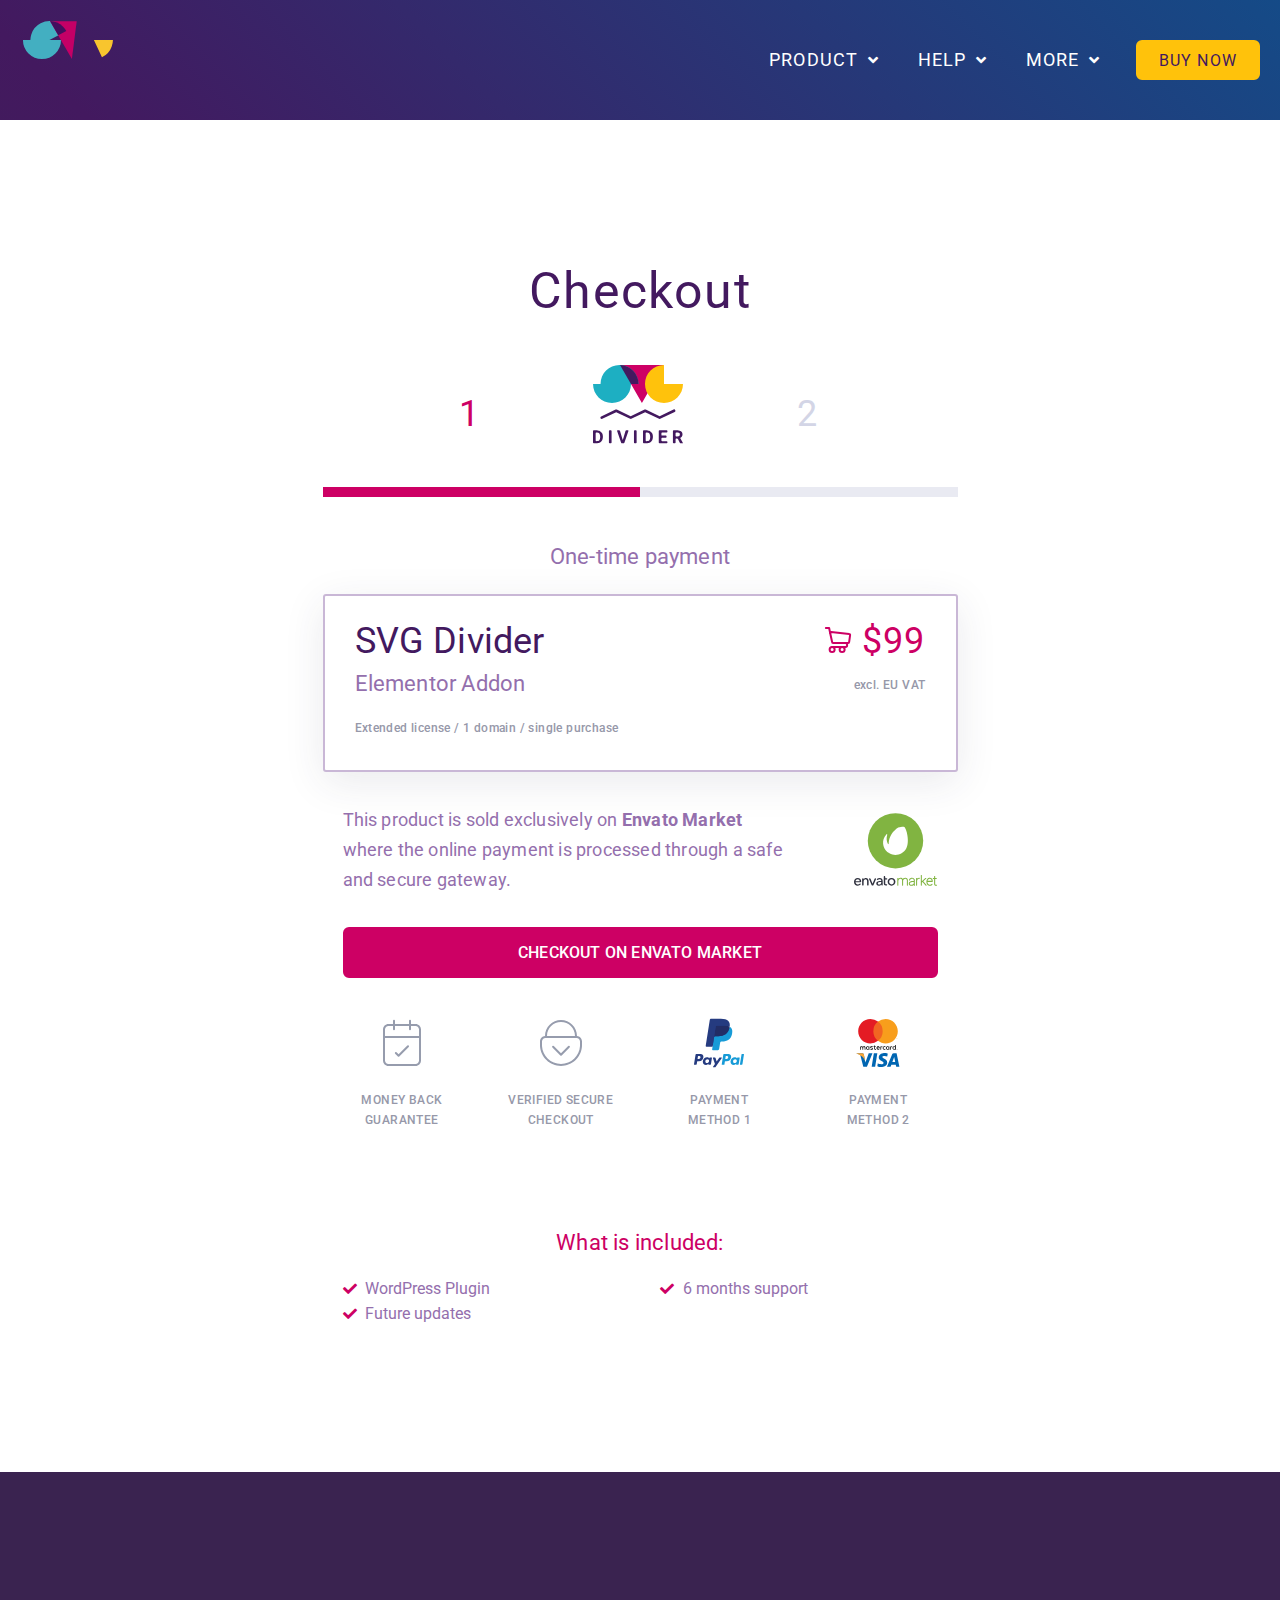
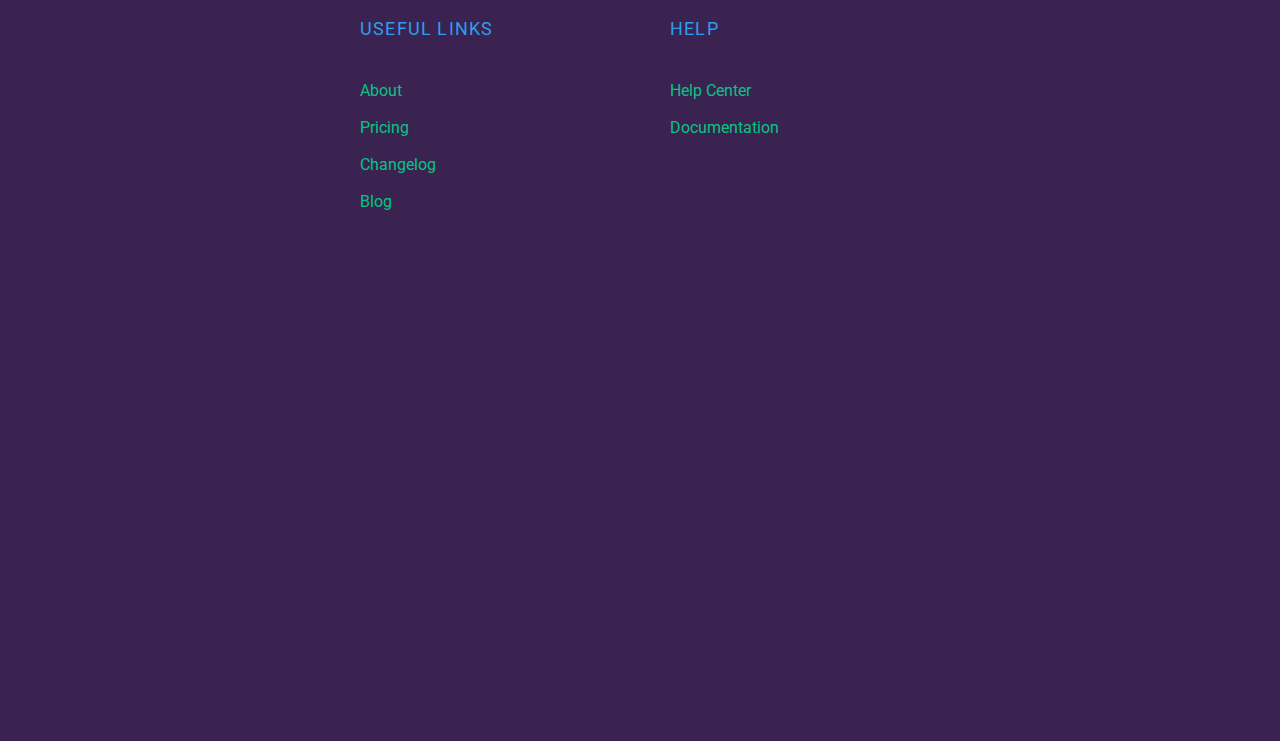
<file: checkout-extended/index.html>
<!DOCTYPE html>
<html lang="en-US">
<head>
<link rel="stylesheet" href="/wp-content/cache/minify/6fef4.default.include.66fb1b.css" media="all">
<meta charset="UTF-8">
<meta name="viewport" content="width=device-width, initial-scale=1">
<link rel="profile" href="https://gmpg.org/xfn/11">
<title>Checkout Extended - SVG Divider for Elementor</title>
<meta name="robots" content="max-image-preview:large">
<meta name="robots" content="max-snippet:-1, max-image-preview:large, max-video-preview:-1">
<link rel="canonical" href="/checkout-extended/">
<meta property="og:locale" content="en_US">
<meta property="og:type" content="article">
<meta property="og:title" content="Checkout Extended - SVG Divider for Elementor">
<meta property="og:description" content="Checkout 1 2 One-time payment SVG Divider Elementor Addon Extended license / 1 domain / single purchase $99 excl. EU VAT This product is sold exclusively on Envato Market where the online payment is processed through a safe and secure gateway. CHECKOUT ON ENVATO MARKET MONEY BACKGUARANTEE VERIFIED SECURECHECKOUT PAYMENTMETHOD 1 PAYMENTMETHOD 2 What is &hellip;">
<meta property="og:url" content="https://svgdivider.net/checkout-extended/">
<meta property="og:site_name" content="SVG Divider for Elementor">
<meta property="fb:app_id" content="177582819993666">
<meta property="og:image" content="https://svgdivider.net/wp-content/uploads/2020/01/og_image.png">
<meta property="og:image:secure_url" content="https://svgdivider.net/wp-content/uploads/2020/01/og_image.png">
<meta property="og:image:width" content="1200">
<meta property="og:image:height" content="630">
<meta name="twitter:card" content="summary_large_image">
<meta name="twitter:description" content="Checkout 1 2 One-time payment SVG Divider Elementor Addon Extended license / 1 domain / single purchase $99 excl. EU VAT This product is sold exclusively on Envato Market where the online payment is processed through a safe and secure gateway. CHECKOUT ON ENVATO MARKET MONEY BACKGUARANTEE VERIFIED SECURECHECKOUT PAYMENTMETHOD 1 PAYMENTMETHOD 2 What is [&hellip;]">
<meta name="twitter:title" content="Checkout Extended - SVG Divider for Elementor">
<meta name="twitter:image" content="https://svgdivider.net/wp-content/uploads/2019/09/svg_logo90-1.svg"> <script type="application/ld+json" class="yoast-schema-graph yoast-schema-graph--main">{"@context":"https://schema.org","@graph":[{"@type":"WebSite","@id":"https://svgdivider.net/#website","url":"https://svgdivider.net/","name":"SVG Divider for Elementor","potentialAction":{"@type":"SearchAction","target":"https://svgdivider.net/?s={search_term_string}","query-input":"required name=search_term_string"}},{"@type":"ImageObject","@id":"https://svgdivider.net/checkout-extended/#primaryimage","url":"https://svgdivider.net/wp-content/uploads/2019/09/svg_logo90-1.svg"},{"@type":"WebPage","@id":"https://svgdivider.net/checkout-extended/#webpage","url":"https://svgdivider.net/checkout-extended/","inLanguage":"en-US","name":"Checkout Extended - SVG Divider for Elementor","isPartOf":{"@id":"https://svgdivider.net/#website"},"primaryImageOfPage":{"@id":"https://svgdivider.net/checkout-extended/#primaryimage"},"datePublished":"2019-06-25T12:10:10+00:00","dateModified":"2020-01-24T13:36:17+00:00"}]}</script> <link rel="dns-prefetch" href="//s.w.org">
<link rel="alternate" type="application/rss+xml" title="SVG Divider for Elementor &raquo; Feed" href="/feed/">
<link rel="alternate" type="application/rss+xml" title="SVG Divider for Elementor &raquo; Comments Feed" href="/comments/feed/">
<link rel="stylesheet" id="google-fonts-1-css" href="https://fonts.googleapis.com/css?family=Roboto%3A100%2C100italic%2C200%2C200italic%2C300%2C300italic%2C400%2C400italic%2C500%2C500italic%2C600%2C600italic%2C700%2C700italic%2C800%2C800italic%2C900%2C900italic&#038;ver=5.7.2" type="text/css" media="all"> <script src="/wp-includes/js/jquery/jquery.min.js?ver=3.5.1" id="jquery-core-js"></script> <link rel="https://api.w.org/" href="/wp-json/">
<link rel="alternate" type="application/json" href="/wp-json/wp/v2/pages/3038">
<link rel="EditURI" type="application/rsd+xml" title="RSD" href="/xmlrpc.php?rsd">
<link rel="wlwmanifest" type="application/wlwmanifest+xml" href="/wp-includes/wlwmanifest.xml">
<meta name="generator" content="WordPress 5.7.2">
<link rel="shortlink" href="/?p=3038">
<link rel="alternate" type="application/json+oembed" href="/wp-json/oembed/1.0/embed?url=https%3A%2F%2F%2Fcheckout-extended%2F">
<link rel="alternate" type="text/xml+oembed" href="/wp-json/oembed/1.0/embed?url=https%3A%2F%2F%2Fcheckout-extended%2F&#038;format=xml"> <script>(function(i,s,o,g,r,a,m){i['GoogleAnalyticsObject']=r;i[r]=i[r]||function(){(i[r].q=i[r].q||[]).push(arguments)},i[r].l=1*new Date();a=s.createElement(o),m=s.getElementsByTagName(o)[0];a.async=1;a.src=g;m.parentNode.insertBefore(a,m)})(window,document,'script','https://www.google-analytics.com/analytics.js','ga');ga('create','UA-125630125-3','auto');ga('send','pageview');</script> <meta name="theme-color" content="#06c385">
<link rel="icon" href="/wp-content/uploads/2019/08/cropped-fav512-32x32.png" sizes="32x32">
<link rel="icon" href="/wp-content/uploads/2019/08/cropped-fav512-192x192.png" sizes="192x192">
<link rel="apple-touch-icon" href="/wp-content/uploads/2019/08/cropped-fav512-180x180.png">
<meta name="msapplication-TileImage" content="https://svgdivider.net/wp-content/uploads/2019/08/cropped-fav512-270x270.png">
</head>
<body class="page-template page-template-elementor_header_footer page page-id-3038 wp-custom-logo elementor-default elementor-template-full-width elementor-page elementor-page-3038">
<div data-elementor-type="header" data-elementor-id="60" class="elementor elementor-60 elementor-location-header" data-elementor-settings="[]"><div class="elementor-inner"><div class="elementor-section-wrap"><section class="elementor-element elementor-element-60b8f17f elementor-section-content-middle elementor-section-height-min-height elementor-section-stretched elementor-section-boxed elementor-section-height-default elementor-section-items-middle elementor-section elementor-top-section" data-id="60b8f17f" data-element_type="section" data-settings="{&quot;background_background&quot;:&quot;classic&quot;,&quot;stretch_section&quot;:&quot;section-stretched&quot;}"><div class="elementor-background-overlay"></div>
<div class="elementor-container elementor-column-gap-no"><div class="elementor-row">
<div class="elementor-element elementor-element-50f3a38f elementor-column elementor-col-50 elementor-top-column" data-id="50f3a38f" data-element_type="column"><div class="elementor-column-wrap  elementor-element-populated"><div class="elementor-widget-wrap"><div class="elementor-element elementor-element-20d26da5 elementor-widget elementor-widget-theme-site-logo elementor-widget-image" data-id="20d26da5" data-element_type="widget" data-widget_type="theme-site-logo.default"><div class="elementor-widget-container"><div class="elementor-image"> <a data-elementor-open-lightbox href="/"> <img src="/wp-content/uploads/2019/12/svg_logo_f.svg" class="attachment-full size-full" alt loading="lazy">		</a>
</div></div></div></div></div></div>
<div class="elementor-element elementor-element-cf9da76 elementor-column elementor-col-50 elementor-top-column" data-id="cf9da76" data-element_type="column"><div class="elementor-column-wrap  elementor-element-populated"><div class="elementor-widget-wrap"><div class="elementor-element elementor-element-37b8cd9 elementor-nav-menu__align-right elementor-nav-menu--dropdown-mobile elementor-nav-menu--stretch elementor-nav-menu--indicator-angle elementor-nav-menu__text-align-aside elementor-nav-menu--toggle elementor-nav-menu--burger elementor-widget elementor-widget-nav-menu" data-id="37b8cd9" data-element_type="widget" data-settings="{&quot;full_width&quot;:&quot;stretch&quot;,&quot;layout&quot;:&quot;horizontal&quot;,&quot;toggle&quot;:&quot;burger&quot;}" data-widget_type="nav-menu.default"><div class="elementor-widget-container">
<nav role="navigation" class="elementor-nav-menu--main elementor-nav-menu__container elementor-nav-menu--layout-horizontal e--pointer-none"><ul id="menu-1-37b8cd9" class="elementor-nav-menu">
<li class="menu-item menu-item-type-custom menu-item-object-custom menu-item-has-children menu-item-40">
<a href="#" class="elementor-item elementor-item-anchor">PRODUCT</a><ul class="sub-menu elementor-nav-menu--dropdown"> <li class="menu-item menu-item-type-post_type menu-item-object-page menu-item-home menu-item-45"><a href="/" class="elementor-sub-item">About</a></li> <li class="menu-item menu-item-type-custom menu-item-object-custom menu-item-home menu-item-3761"><a href="/#pricing" class="elementor-sub-item elementor-item-anchor">Pricing</a></li> <li class="menu-item menu-item-type-post_type menu-item-object-page menu-item-52"><a href="/changelog/" class="elementor-sub-item">Changelog</a></li>
</ul> </li> <li class="menu-item menu-item-type-custom menu-item-object-custom menu-item-has-children menu-item-46">
<a href="#" class="elementor-item elementor-item-anchor">HELP</a><ul class="sub-menu elementor-nav-menu--dropdown"> <li class="menu-item menu-item-type-post_type menu-item-object-page menu-item-2815"><a href="/help-center/" class="elementor-sub-item">Help Center</a></li> <li class="menu-item menu-item-type-post_type menu-item-object-page menu-item-6633"><a href="/documentation/" class="elementor-sub-item">Documentation</a></li>
</ul> </li> <li class="menu-item menu-item-type-custom menu-item-object-custom menu-item-has-children menu-item-51">
<a href="#" class="elementor-item elementor-item-anchor">More</a><ul class="sub-menu elementor-nav-menu--dropdown"> <li class="menu-item menu-item-type-custom menu-item-object-custom menu-item-54"><a href="https://letswp.io/" class="elementor-sub-item">Blog</a></li> <li class="menu-item menu-item-type-custom menu-item-object-custom menu-item-58"><a href="#newsletter" class="elementor-sub-item elementor-item-anchor">Newsletter</a></li>
</ul> </li> <li class="menu-item menu-item-type-custom menu-item-object-custom menu-item-243"><a href="/checkout/#checkout" class="elementor-item elementor-item-anchor">BUY NOW</a></li>
</ul></nav><div class="elementor-menu-toggle" role="button" tabindex="0" aria-label="Menu Toggle" aria-expanded="false"> <i class="eicon-menu-bar" aria-hidden="true"></i> <span class="elementor-screen-only">Menu</span>
</div>
<nav class="elementor-nav-menu--dropdown elementor-nav-menu__container" role="navigation" aria-hidden="true"><ul id="menu-2-37b8cd9" class="elementor-nav-menu">
<li class="menu-item menu-item-type-custom menu-item-object-custom menu-item-has-children menu-item-40">
<a href="#" class="elementor-item elementor-item-anchor">PRODUCT</a><ul class="sub-menu elementor-nav-menu--dropdown"> <li class="menu-item menu-item-type-post_type menu-item-object-page menu-item-home menu-item-45"><a href="/" class="elementor-sub-item">About</a></li> <li class="menu-item menu-item-type-custom menu-item-object-custom menu-item-home menu-item-3761"><a href="/#pricing" class="elementor-sub-item elementor-item-anchor">Pricing</a></li> <li class="menu-item menu-item-type-post_type menu-item-object-page menu-item-52"><a href="/changelog/" class="elementor-sub-item">Changelog</a></li>
</ul> </li> <li class="menu-item menu-item-type-custom menu-item-object-custom menu-item-has-children menu-item-46">
<a href="#" class="elementor-item elementor-item-anchor">HELP</a><ul class="sub-menu elementor-nav-menu--dropdown"> <li class="menu-item menu-item-type-post_type menu-item-object-page menu-item-2815"><a href="/help-center/" class="elementor-sub-item">Help Center</a></li> <li class="menu-item menu-item-type-post_type menu-item-object-page menu-item-6633"><a href="/documentation/" class="elementor-sub-item">Documentation</a></li>
</ul> </li> <li class="menu-item menu-item-type-custom menu-item-object-custom menu-item-has-children menu-item-51">
<a href="#" class="elementor-item elementor-item-anchor">More</a><ul class="sub-menu elementor-nav-menu--dropdown"> <li class="menu-item menu-item-type-custom menu-item-object-custom menu-item-54"><a href="https://letswp.io/" class="elementor-sub-item">Blog</a></li> <li class="menu-item menu-item-type-custom menu-item-object-custom menu-item-58"><a href="#newsletter" class="elementor-sub-item elementor-item-anchor">Newsletter</a></li>
</ul> </li> <li class="menu-item menu-item-type-custom menu-item-object-custom menu-item-243"><a href="/checkout/#checkout" class="elementor-item elementor-item-anchor">BUY NOW</a></li>
</ul></nav>
</div></div></div></div></div>
</div></div></section></div></div></div>
<div data-elementor-type="wp-post" data-elementor-id="3038" class="elementor elementor-3038" data-elementor-settings="[]"><div class="elementor-inner"><div class="elementor-section-wrap">
<section class="elementor-element elementor-element-464099b elementor-section-height-min-height elementor-section-boxed elementor-section-height-default elementor-section-items-middle elementor-section elementor-top-section" data-id="464099b" data-element_type="section" data-settings="{&quot;background_background&quot;:&quot;classic&quot;}"><div class="elementor-container elementor-column-gap-default"><div class="elementor-row"><div class="elementor-element elementor-element-fdf64e3 elementor-column elementor-col-100 elementor-top-column" data-id="fdf64e3" data-element_type="column"><div class="elementor-column-wrap"><div class="elementor-widget-wrap"></div></div></div></div></div></section><section class="elementor-element elementor-element-d508254 animated-fast elementor-section-boxed elementor-section-height-default elementor-section-height-default elementor-invisible elementor-section elementor-top-section" data-id="d508254" data-element_type="section" data-settings="{&quot;background_background&quot;:&quot;classic&quot;,&quot;animation&quot;:&quot;none&quot;}"><div class="elementor-container elementor-column-gap-default"><div class="elementor-row">
<div class="elementor-element elementor-element-86335a4 elementor-column elementor-col-25 elementor-top-column" data-id="86335a4" data-element_type="column"><div class="elementor-column-wrap"><div class="elementor-widget-wrap"></div></div></div>
<div class="elementor-element elementor-element-fa3b175 elementor-column elementor-col-50 elementor-top-column" data-id="fa3b175" data-element_type="column"><div class="elementor-column-wrap  elementor-element-populated"><div class="elementor-widget-wrap">
<div class="elementor-element elementor-element-ff7cc70 elementor-widget elementor-widget-heading" data-id="ff7cc70" data-element_type="widget" id="checkout" data-widget_type="heading.default"><div class="elementor-widget-container"><h1 class="elementor-heading-title elementor-size-default">Checkout</h1></div></div>
<div class="elementor-element elementor-element-e9ef4dd elementor-sde-scale-the-svg elementor-sde-flip-off elementor-widget elementor-widget-svg-divider-for-elementor" data-id="e9ef4dd" data-element_type="widget" data-widget_type="svg-divider-for-elementor.default"><div class="elementor-widget-container">
<div class="sde-wrapper sde-drawn sde-e9ef4dd sde-cropping-allow"><div class="sde svg-divider-for-elementor"><svg preserveaspectratio="xMidYMid slice" class="sde-divider-svg sde-glitter-on sde-animation-reveal" data-animation-class="sde-sb-19" data-animation-delay="200" style="opacity:0;" xmlns="http://www.w3.org/2000/svg" width="960" height="21" viewbox="0 0 960 21"><g fill="none" stroke="#6e7881" stroke-linecap="round" stroke-linejoin="round" stroke-width="3" class="sde-primary-group"><path d="M883.667 19.5l10.502-9 10.502-9 10.502 9 10.502 9"></path><path d="M894.169 19.5l5.251-4.5 5.251-4.5 5.251 4.5 5.251 4.5"></path><path d="M957.5 1.5l-10.502 9-10.502 9-10.502-9-10.502-9"></path><path d="M946.998 1.5L941.747 6l-5.251 4.5-5.251-4.5-5.251-4.5"></path><path d="M820.655 19.5l10.502-9 10.502-9 10.502 9 10.503 9"></path><path d="M831.157 19.5l5.251-4.5 5.251-4.5 5.251 4.5 5.251 4.5"></path><path d="M894.488 1.5l-10.502 9-10.502 9-10.502-9-10.502-9"></path><path d="M883.986 1.5L878.735 6l-5.251 4.5-5.251-4.5-5.251-4.5"></path><path d="M757.644 19.5l10.501-9 10.503-9 10.501 9 10.502 9"></path><path d="M768.145 19.5l5.251-4.5 5.252-4.5 5.25 4.5 5.251 4.5"></path><path d="M831.476 1.5l-10.502 9-10.502 9-10.502-9-10.502-9"></path><path d="M820.974 1.5L815.723 6l-5.251 4.5-5.251-4.5-5.251-4.5"></path><path d="M694.631 19.5l10.502-9 10.503-9 10.502 9 10.502 9"></path><path d="M705.133 19.5l5.251-4.5 5.252-4.5 5.251 4.5 5.251 4.5"></path><path d="M768.464 1.5l-10.502 9-10.502 9-10.502-9-10.502-9"></path><path d="M757.962 1.5L752.711 6l-5.251 4.5-5.251-4.5-5.251-4.5"></path><path d="M631.62 19.5l10.502-9 10.501-9 10.503 9 10.501 9"></path><path d="M642.122 19.5l5.251-4.5 5.25-4.5 5.251 4.5 5.252 4.5"></path><path d="M705.452 1.5l-10.502 9-10.502 9-10.502-9-10.502-9"></path><path d="M694.95 1.5L689.699 6l-5.251 4.5-5.251-4.5-5.251-4.5"></path><path d="M568.607 19.5l10.502-9 10.502-9 10.502 9 10.502 9"></path><path d="M579.109 19.5l5.251-4.5 5.251-4.5 5.251 4.5 5.251 4.5"></path><path d="M642.44 1.5l-10.502 9-10.502 9-10.502-9-10.502-9"></path><path d="M631.938 1.5L626.687 6l-5.251 4.5-5.251-4.5-5.251-4.5"></path><path d="M505.596 19.5l10.502-9 10.502-9 10.502 9 10.502 9"></path><path d="M516.098 19.5l5.251-4.5 5.251-4.5 5.251 4.5 5.251 4.5"></path><path d="M579.428 1.5l-10.502 9-10.502 9-10.502-9-10.502-9"></path><path d="M568.926 1.5L563.675 6l-5.251 4.5-5.251-4.5-5.251-4.5"></path><path d="M442.583 19.5l10.502-9 10.502-9 10.502 9 10.503 9"></path><path d="M453.085 19.5l5.251-4.5 5.251-4.5 5.251 4.5 5.251 4.5"></path><path d="M516.416 1.5l-10.502 9-10.502 9-10.502-9-10.502-9"></path><path d="M505.914 1.5L500.663 6l-5.251 4.5-5.251-4.5-5.251-4.5"></path><path d="M379.572 19.5l10.502-9 10.502-9 10.502 9 10.502 9"></path><path d="M390.074 19.5l5.251-4.5 5.251-4.5 5.251 4.5 5.251 4.5"></path><path d="M453.404 1.5l-10.502 9-10.502 9-10.502-9-10.502-9"></path><path d="M442.902 1.5L437.651 6l-5.251 4.5-5.251-4.5-5.251-4.5"></path><path d="M316.56 19.5l10.501-9 10.503-9 10.501 9 10.502 9"></path><path d="M327.061 19.5l5.252-4.5 5.251-4.5 5.251 4.5 5.25 4.5"></path><path d="M390.392 1.5l-10.502 9-10.502 9-10.502-9-10.502-9"></path><path d="M379.89 1.5L374.639 6l-5.251 4.5-5.251-4.5-5.251-4.5"></path><path d="M253.548 19.5l10.502-9 10.502-9 10.502 9 10.502 9"></path><path d="M264.05 19.5l5.251-4.5 5.251-4.5 5.251 4.5 5.251 4.5"></path><path d="M327.38 1.5l-10.502 9-10.502 9-10.502-9-10.502-9"></path><path d="M316.878 1.5L311.627 6l-5.251 4.5-5.251-4.5-5.251-4.5"></path><path d="M190.536 19.5l10.502-9 10.502-9 10.502 9 10.501 9"></path><path d="M201.038 19.5l5.251-4.5 5.251-4.5 5.251 4.5 5.251 4.5"></path><path d="M264.368 1.5l-10.502 9-10.502 9-10.502-9-10.502-9"></path><path d="M253.866 1.5L248.615 6l-5.251 4.5-5.251-4.5-5.251-4.5"></path><path d="M127.524 19.5l10.502-9 10.502-9 10.502 9 10.502 9"></path><path d="M138.026 19.5l5.251-4.5 5.251-4.5 5.251 4.5 5.251 4.5"></path><path d="M201.356 1.5l-10.502 9-10.502 9-10.502-9-10.502-9"></path><path d="M190.854 1.5L185.603 6l-5.251 4.5-5.251-4.5-5.251-4.5"></path><path d="M64.512 19.5l10.502-9 10.502-9 10.502 9 10.502 9"></path><path d="M75.014 19.5l5.251-4.5 5.251-4.5 5.251 4.5 5.251 4.5"></path><path d="M138.344 1.5l-10.502 9-10.502 9-10.502-9-10.502-9"></path><path d="M127.842 1.5L122.591 6l-5.251 4.5-5.251-4.5-5.251-4.5"></path><path d="M1.5 19.5l10.502-9 10.502-9 10.502 9 10.502 9"></path><path d="M12.002 19.5l5.251-4.5 5.251-4.5 5.251 4.5 5.251 4.5"></path><path d="M75.332 1.5l-10.502 9-10.502 9-10.502-9-10.502-9"></path><path d="M64.83 1.5L59.579 6l-5.251 4.5L49.077 6l-5.251-4.5"></path></g><g fill="none" stroke="#6e7881" stroke-linecap="round" stroke-linejoin="round" stroke-width="2" class="sde-glitter-group"><path d="M53.334 2a1 1 0 111 1 1 1 0 01-1-1z"></path><path d="M21.514 18.99a1 1 0 111 1 1 1 0 01-1-1z"></path><path d="M116.343 2a1 1 0 111 1 1 1 0 01-1-1z"></path><path d="M84.523 18.99a1 1 0 111 1 1 1 0 01-1-1z"></path><path d="M179.352 2a1 1 0 111 1 1 1 0 01-1-1z"></path><path d="M147.532 18.99a1 1 0 111 1 1 1 0 01-1-1z"></path><path d="M242.361 2a1 1 0 111 1 1 1 0 01-1-1z"></path><path d="M210.541 18.99a1 1 0 111 1 1 1 0 01-1-1z"></path><path d="M305.37 2a1 1 0 111 1 1 1 0 01-1-1z"></path><path d="M273.55 18.99a1 1 0 111 1 1 1 0 01-1-1z"></path><path d="M368.379 2a1 1 0 111 1 1 1 0 01-1-1z"></path><path d="M336.559 18.99a1 1 0 111 1 1 1 0 01-1-1z"></path><path d="M431.389 2a1 1 0 111 1 1 1 0 01-1-1z"></path><path d="M399.568 18.99a1 1 0 111 1 1 1 0 01-1-1z"></path><path d="M494.4 2a1 1 0 111 1 1 1 0 01-1-1z"></path><path d="M462.577 18.99a1 1 0 111 1 1 1 0 01-1-1z"></path><path d="M557.407 2a1 1 0 111 1 1 1 0 01-1-1z"></path><path d="M525.586 18.99a1 1 0 111 1 1 1 0 01-1-1z"></path><path d="M620.416 2a1 1 0 111 1 1 1 0 01-1-1z"></path><path d="M588.6 18.99a1 1 0 111 1 1 1 0 01-1-1z"></path><path d="M683.425 2a1 1 0 111 1 1 1 0 01-1-1z"></path><path d="M651.605 18.99a1 1 0 111 1 1 1 0 01-1-1z"></path><path d="M746.434 2a1 1 0 111 1 1 1 0 01-1-1z"></path><path d="M714.614 18.99a1 1 0 111 1 1 1 0 01-1-1z"></path><path d="M809.443 2a1 1 0 111 1 1 1 0 01-1-1z"></path><path d="M777.623 18.99a1 1 0 111 1 1 1 0 01-1-1z"></path><path d="M872.452 2a1 1 0 111 1 1 1 0 01-1-1z"></path><path d="M840.632 18.99a1 1 0 111 1 1 1 0 01-1-1z"></path><path d="M935.461 2a1 1 0 111 1 1 1 0 01-1-1z"></path><path d="M903.641 18.99a1 1 0 111 1 1 1 0 01-1-1z"></path></g></svg></div></div>
<style>.sde-e9ef4dd .sde-sb-19 .sde-glitter-group :nth-child(5n+1){animation:sde-reveal 300ms linear 750ms forwards}.sde-e9ef4dd .sde-sb-19 .sde-glitter-group :nth-child(5n+2){animation:sde-reveal 300ms linear 850ms forwards}.sde-e9ef4dd .sde-sb-19 .sde-glitter-group :nth-child(5n+3){animation:sde-reveal 300ms linear 950ms forwards}.sde-e9ef4dd .sde-sb-19 .sde-glitter-group :nth-child(5n+4){animation:sde-reveal 300ms linear 1050ms forwards}.sde-e9ef4dd .sde-sb-19 .sde-glitter-group :nth-child(5n+5){animation:sde-reveal 300ms linear 1150ms forwards}.sde-e9ef4dd .sde-sb-19 .sde-glitter-group :nth-child(5n+6){animation:sde-reveal 300ms linear 1250ms forwards}.sde-e9ef4dd .sde-sb-19 .sde-primary-group path:nth-of-type(odd){stroke-dasharray:56;stroke-dashoffset:56;animation:sde-draw 1500ms ease-in-out forwards}.sde-e9ef4dd .sde-sb-19 .sde-primary-group path:nth-of-type(even){stroke-dasharray:28;stroke-dashoffset:28;animation:sde-draw 1250ms ease-in-out 250ms forwards}.sde-e9ef4dd .sde{height:14px}.elementor-sde-old-browser-bypass .sde-e9ef4dd .sde svg{transform:scale(0.66)}.elementor-sde-old-browser-bypass .sde-e9ef4dd .sde{padding:0 0}@media(max-width:1024px){.sde-e9ef4dd .sde{height:14px}.elementor-sde-old-browser-bypass .sde-e9ef4dd .sde svg{transform:scale(0.66)}.elementor-sde-old-browser-bypass .sde-e9ef4dd .sde{padding:0 0}}@media(max-width:767px){.sde-e9ef4dd .sde{height:13px}.elementor-sde-old-browser-bypass .sde-e9ef4dd .sde svg{transform:scale(0.6)}.elementor-sde-old-browser-bypass .sde-e9ef4dd .sde{padding:0 0}}</style>
</div></div>
<section class="elementor-element elementor-element-031ce82 elementor-section-content-middle elementor-section-boxed elementor-section-height-default elementor-section-height-default elementor-section elementor-inner-section" data-id="031ce82" data-element_type="section"><div class="elementor-container elementor-column-gap-default"><div class="elementor-row">
<div class="elementor-element elementor-element-0aa999c elementor-column elementor-col-33 elementor-inner-column" data-id="0aa999c" data-element_type="column"><div class="elementor-column-wrap  elementor-element-populated"><div class="elementor-widget-wrap"><div class="elementor-element elementor-element-1d506a2 elementor-widget elementor-widget-heading" data-id="1d506a2" data-element_type="widget" data-widget_type="heading.default"><div class="elementor-widget-container"> <span class="elementor-heading-title elementor-size-default">1</span>
</div></div></div></div></div>
<div class="elementor-element elementor-element-ce0ba7b elementor-column elementor-col-33 elementor-inner-column" data-id="ce0ba7b" data-element_type="column"><div class="elementor-column-wrap  elementor-element-populated"><div class="elementor-widget-wrap"><div class="elementor-element elementor-element-7836d15 elementor-widget elementor-widget-image" data-id="7836d15" data-element_type="widget" data-widget_type="image.default"><div class="elementor-widget-container"><div class="elementor-image"> <img src="/wp-content/uploads/2019/09/svg_logo90-1.svg" class="attachment-full size-full" alt loading="lazy">
</div></div></div></div></div></div>
<div class="elementor-element elementor-element-9ceb245 elementor-column elementor-col-33 elementor-inner-column" data-id="9ceb245" data-element_type="column"><div class="elementor-column-wrap  elementor-element-populated"><div class="elementor-widget-wrap"><div class="elementor-element elementor-element-2464cd8 elementor-widget elementor-widget-heading" data-id="2464cd8" data-element_type="widget" data-widget_type="heading.default"><div class="elementor-widget-container"> <span class="elementor-heading-title elementor-size-default">2</span>
</div></div></div></div></div>
</div></div></section><section class="elementor-element elementor-element-53c309d elementor-section-boxed elementor-section-height-default elementor-section-height-default elementor-section elementor-inner-section" data-id="53c309d" data-element_type="section"><div class="elementor-container elementor-column-gap-default"><div class="elementor-row">
<div class="elementor-element elementor-element-7d9c4c1 elementor-column elementor-col-50 elementor-inner-column" data-id="7d9c4c1" data-element_type="column"><div class="elementor-column-wrap  elementor-element-populated"><div class="elementor-widget-wrap"><div class="elementor-element elementor-element-360d683 animated-fast elementor-invisible elementor-widget elementor-widget-divider" data-id="360d683" data-element_type="widget" data-settings="{&quot;_animation&quot;:&quot;none&quot;}" data-widget_type="divider.default"><div class="elementor-widget-container"><div class="elementor-divider"> <span class="elementor-divider-separator"> </span>
</div></div></div></div></div></div>
<div class="elementor-element elementor-element-a16fddd elementor-column elementor-col-50 elementor-inner-column" data-id="a16fddd" data-element_type="column"><div class="elementor-column-wrap  elementor-element-populated"><div class="elementor-widget-wrap"><div class="elementor-element elementor-element-80f7bc2 elementor-widget elementor-widget-divider" data-id="80f7bc2" data-element_type="widget" data-widget_type="divider.default"><div class="elementor-widget-container"><div class="elementor-divider"> <span class="elementor-divider-separator"> </span>
</div></div></div></div></div></div>
</div></div></section><div class="elementor-element elementor-element-81f59d4 elementor-widget elementor-widget-heading" data-id="81f59d4" data-element_type="widget" data-widget_type="heading.default"><div class="elementor-widget-container"><h2 class="elementor-heading-title elementor-size-default">One-time payment</h2></div></div>
<section class="elementor-element elementor-element-e3754fc animated-fast elementor-section-boxed elementor-section-height-default elementor-section-height-default elementor-invisible elementor-section elementor-inner-section" data-id="e3754fc" data-element_type="section" data-settings="{&quot;background_background&quot;:&quot;classic&quot;,&quot;animation&quot;:&quot;none&quot;}"><div class="elementor-container elementor-column-gap-default"><div class="elementor-row">
<div class="elementor-element elementor-element-dd8a377 elementor-column elementor-col-50 elementor-inner-column" data-id="dd8a377" data-element_type="column"><div class="elementor-column-wrap  elementor-element-populated"><div class="elementor-widget-wrap">
<div class="elementor-element elementor-element-29ae2f7 elementor-widget elementor-widget-heading" data-id="29ae2f7" data-element_type="widget" data-widget_type="heading.default"><div class="elementor-widget-container"><h1 class="elementor-heading-title elementor-size-default">SVG Divider</h1></div></div>
<div class="elementor-element elementor-element-2389970 elementor-widget elementor-widget-heading" data-id="2389970" data-element_type="widget" data-widget_type="heading.default"><div class="elementor-widget-container"><h2 class="elementor-heading-title elementor-size-default">Elementor Addon</h2></div></div>
<div class="elementor-element elementor-element-ec8a87c elementor-widget elementor-widget-text-editor" data-id="ec8a87c" data-element_type="widget" data-widget_type="text-editor.default"><div class="elementor-widget-container"><div class="elementor-text-editor elementor-clearfix"><p>Extended license / 1 domain / single purchase</p></div></div></div>
</div></div></div>
<div class="elementor-element elementor-element-93d2a2b elementor-column elementor-col-50 elementor-inner-column" data-id="93d2a2b" data-element_type="column"><div class="elementor-column-wrap  elementor-element-populated"><div class="elementor-widget-wrap">
<div class="elementor-element elementor-element-1a06dec elementor-align-right elementor-mobile-align-center elementor-icon-list--layout-traditional elementor-widget elementor-widget-icon-list" data-id="1a06dec" data-element_type="widget" data-widget_type="icon-list.default"><div class="elementor-widget-container"><ul class="elementor-icon-list-items"> <li class="elementor-icon-list-item"> <span class="elementor-icon-list-icon"> <svg xmlns="http://www.w3.org/2000/svg" width="28" height="28"><path fill="none" stroke="#CD0064" stroke-width="2" stroke-linecap="round" stroke-linejoin="round" stroke-miterlimit="10" d="M25.125 17.041a.972.972 0 0 1-.982.959H9.109a.972.972 0 0 1-.984-.959l-2-9.082c0-.53.44-.959.984-.959l18.032 2a.968.968 0 0 1 .984.956v.003l-1 7.082z"></path><circle fill="none" stroke="#CD0064" stroke-width="2" stroke-linecap="round" stroke-linejoin="round" stroke-miterlimit="10" cx="18.125" cy="24.5" r="2.5"></circle><circle fill="none" stroke="#CD0064" stroke-width="2" stroke-linecap="round" stroke-linejoin="round" stroke-miterlimit="10" cx="8.125" cy="24.5" r="2.5"></circle><path fill="none" stroke="#CD0064" stroke-width="2" stroke-linecap="round" stroke-linejoin="round" stroke-miterlimit="10" d="M1.875 3h3.25l1.033 5.156M21.143 18h.299c.933 0 1.687.754 1.687 1.684v.633c0 .933-.754 1.687-1.687 1.687H8.125"></path></svg>		</span> <span class="elementor-icon-list-text">$99</span> </li>
</ul></div></div>
<div class="elementor-element elementor-element-234ad55 elementor-widget elementor-widget-text-editor" data-id="234ad55" data-element_type="widget" data-widget_type="text-editor.default"><div class="elementor-widget-container"><div class="elementor-text-editor elementor-clearfix"><p>excl. EU VAT</p></div></div></div>
</div></div></div>
</div></div></section><section class="elementor-element elementor-element-219d683 elementor-section-content-middle elementor-section-boxed elementor-section-height-default elementor-section-height-default elementor-section elementor-inner-section" data-id="219d683" data-element_type="section"><div class="elementor-container elementor-column-gap-default"><div class="elementor-row">
<div class="elementor-element elementor-element-03b3c20 elementor-column elementor-col-50 elementor-inner-column" data-id="03b3c20" data-element_type="column"><div class="elementor-column-wrap  elementor-element-populated"><div class="elementor-widget-wrap"><div class="elementor-element elementor-element-89890b5 elementor-widget elementor-widget-text-editor" data-id="89890b5" data-element_type="widget" data-widget_type="text-editor.default"><div class="elementor-widget-container"><div class="elementor-text-editor elementor-clearfix"><p>This product is sold exclusively on <strong>Envato Market</strong> where the online payment is processed through a safe and secure gateway.</p></div></div></div></div></div></div>
<div class="elementor-element elementor-element-655fb9d elementor-column elementor-col-50 elementor-inner-column" data-id="655fb9d" data-element_type="column"><div class="elementor-column-wrap  elementor-element-populated"><div class="elementor-widget-wrap"><div class="elementor-element elementor-element-990fc8e elementor-widget elementor-widget-image" data-id="990fc8e" data-element_type="widget" data-widget_type="image.default"><div class="elementor-widget-container"><div class="elementor-image"> <img src="/wp-content/uploads/2019/06/eml-1.svg" class="attachment-full size-full" alt loading="lazy">
</div></div></div></div></div></div>
</div></div></section><div class="elementor-element elementor-element-5ac3014 elementor-align-justify elementor-widget elementor-widget-button" data-id="5ac3014" data-element_type="widget" data-widget_type="button.default"><div class="elementor-widget-container"><div class="elementor-button-wrapper"> <a href="https://1.envato.market/sdex" class="elementor-button-link elementor-button elementor-size-xs" role="button"> <span class="elementor-button-content-wrapper"> <span class="elementor-button-text">CHECKOUT ON ENVATO MARKET</span> </span> </a>
</div></div></div>
<section class="elementor-element elementor-element-01371f8 elementor-section-boxed elementor-section-height-default elementor-section-height-default elementor-section elementor-inner-section" data-id="01371f8" data-element_type="section"><div class="elementor-container elementor-column-gap-default"><div class="elementor-row">
<div class="elementor-element elementor-element-b882a5c elementor-column elementor-col-25 elementor-inner-column" data-id="b882a5c" data-element_type="column"><div class="elementor-column-wrap  elementor-element-populated"><div class="elementor-widget-wrap">
<div class="elementor-element elementor-element-d4fe3ed elementor-widget elementor-widget-image" data-id="d4fe3ed" data-element_type="widget" data-widget_type="image.default"><div class="elementor-widget-container"><div class="elementor-image"> <img src="/wp-content/uploads/2019/06/lo1-1.svg" class="attachment-full size-full" alt loading="lazy">
</div></div></div>
<div class="elementor-element elementor-element-a4b4219 elementor-widget elementor-widget-text-editor" data-id="a4b4219" data-element_type="widget" data-widget_type="text-editor.default"><div class="elementor-widget-container"><div class="elementor-text-editor elementor-clearfix"><p>MONEY BACK<br>GUARANTEE</p></div></div></div>
</div></div></div>
<div class="elementor-element elementor-element-5821265 elementor-column elementor-col-25 elementor-inner-column" data-id="5821265" data-element_type="column"><div class="elementor-column-wrap  elementor-element-populated"><div class="elementor-widget-wrap">
<div class="elementor-element elementor-element-21a437b elementor-widget elementor-widget-image" data-id="21a437b" data-element_type="widget" data-widget_type="image.default"><div class="elementor-widget-container"><div class="elementor-image"> <img src="/wp-content/uploads/2019/06/lo2-1.svg" class="attachment-full size-full" alt loading="lazy">
</div></div></div>
<div class="elementor-element elementor-element-03596cf elementor-widget elementor-widget-text-editor" data-id="03596cf" data-element_type="widget" data-widget_type="text-editor.default"><div class="elementor-widget-container"><div class="elementor-text-editor elementor-clearfix"><p>VERIFIED SECURE<br>CHECKOUT</p></div></div></div>
</div></div></div>
<div class="elementor-element elementor-element-3968a43 elementor-column elementor-col-25 elementor-inner-column" data-id="3968a43" data-element_type="column"><div class="elementor-column-wrap  elementor-element-populated"><div class="elementor-widget-wrap">
<div class="elementor-element elementor-element-fe999b8 elementor-widget elementor-widget-image" data-id="fe999b8" data-element_type="widget" data-widget_type="image.default"><div class="elementor-widget-container"><div class="elementor-image"> <img src="/wp-content/uploads/2019/06/lo3-1.svg" class="attachment-full size-full" alt loading="lazy">
</div></div></div>
<div class="elementor-element elementor-element-4046510 elementor-widget elementor-widget-text-editor" data-id="4046510" data-element_type="widget" data-widget_type="text-editor.default"><div class="elementor-widget-container"><div class="elementor-text-editor elementor-clearfix"><p>PAYMENT<br>METHOD 1</p></div></div></div>
</div></div></div>
<div class="elementor-element elementor-element-fbd1628 elementor-column elementor-col-25 elementor-inner-column" data-id="fbd1628" data-element_type="column"><div class="elementor-column-wrap  elementor-element-populated"><div class="elementor-widget-wrap">
<div class="elementor-element elementor-element-afcee42 elementor-widget elementor-widget-image" data-id="afcee42" data-element_type="widget" data-widget_type="image.default"><div class="elementor-widget-container"><div class="elementor-image"> <img src="/wp-content/uploads/2019/06/lo4.svg" class="attachment-full size-full" alt loading="lazy">
</div></div></div>
<div class="elementor-element elementor-element-110cec8 elementor-widget elementor-widget-text-editor" data-id="110cec8" data-element_type="widget" data-widget_type="text-editor.default"><div class="elementor-widget-container"><div class="elementor-text-editor elementor-clearfix"><p>PAYMENT<br>METHOD 2</p></div></div></div>
</div></div></div>
</div></div></section><div class="elementor-element elementor-element-402031f elementor-sde-scale-the-svg elementor-sde-flip-off elementor-widget elementor-widget-svg-divider-for-elementor" data-id="402031f" data-element_type="widget" data-widget_type="svg-divider-for-elementor.default"><div class="elementor-widget-container">
<div class="sde-wrapper sde-drawn sde-402031f sde-cropping-allow"><div class="sde svg-divider-for-elementor"><svg preserveaspectratio="xMidYMid slice" class="sde-divider-svg sde-glitter-on sde-animation-reveal" data-animation-class="sde-sa-17" data-animation-delay="200" style="opacity:0;" xmlns="http://www.w3.org/2000/svg" width="960" height="56" viewbox="0 0 960 56"><g fill="none" stroke="#6e7881" stroke-linecap="round" stroke-linejoin="round" stroke-width="3" class="sde-primary-group"><path d="M1.5 42.447c17.519 1.379 34.866.7 52.448.317 23.41-.506 46.831-.554 70.247-.383 23.722.18 47.439.578 71.156.981 23.84.406 47.682.814 71.528 1 23.749.191 47.5.163 71.248-.311 12.281-.248 24.555-.722 36.818-1.314 12.369-.6 24.728-1.323 37.085-2.061 11.178-.66 22.371-1.155 33.544-1.89q4.9-.315 9.787-.707c4.17-.338 8.332-.749 12.47-1.294 9.894-1.3 20.665-3.038 28.9-8.016 3.674-2.216 8-5.735 9.9-9.214 7.384-13.494-9.292-14.4-18.433-5.028-4.82 4.95-5.162 11.813-3.058 17.755 1.484 4.071 8.026 10.825 24.066 14.788"></path><path d="M486.723 52.5c-.584-5.074-1.232-10.14-1.754-15.22-.479-4.662-.665-9.358-1.7-13.962a34.16 34.16 0 00-2.591-7.54 25.255 25.255 0 00-2.732-4.422c-6.2-7.966-21.363-16.694-19.631-1.624.769 6.66 6.931 11.963 13.292 15.533a119.386 119.386 0 0025.518 10.125 209.885 209.885 0 0039.049 7.436q6.126.538 12.265.966C665.2 51.971 786.577 32.6 903.021 32.984c18.241.062 36.381-.093 54.48 1.784"></path></g><g fill="none" stroke="#6e7881" stroke-linecap="round" stroke-linejoin="round" stroke-width="2" class="sde-glitter-group"><path d="M518.234 50.29l3-3.001 3 3-3 3z"></path><path d="M458.145 44.289a1 1 0 10-1 1 1 1 0 001-1z"></path><path d="M410.483 54.289l4-4"></path><path d="M414.483 54.289l-4-4"></path><path d="M542.117 33.239a3.367 3.367 0 103.366-3.367 3.367 3.367 0 00-3.366 3.367z"></path><path d="M434.145 29.289a1 1 0 10-1 1 1 1 0 001-1z"></path></g></svg></div></div>
<style>.sde-402031f .sde-sa-17 .sde-glitter-group :nth-child(5n+1){animation:sde-reveal 440ms linear 1100ms forwards}.sde-402031f .sde-sa-17 .sde-glitter-group :nth-child(5n+2){animation:sde-reveal 440ms linear 1247ms forwards}.sde-402031f .sde-sa-17 .sde-glitter-group :nth-child(5n+3){animation:sde-reveal 440ms linear 1393ms forwards}.sde-402031f .sde-sa-17 .sde-glitter-group :nth-child(5n+4){animation:sde-reveal 440ms linear 1540ms forwards}.sde-402031f .sde-sa-17 .sde-glitter-group :nth-child(5n+5){animation:sde-reveal 440ms linear 1687ms forwards}.sde-402031f .sde-sa-17 .sde-glitter-group :nth-child(5n+6){animation:sde-reveal 440ms linear 1833ms forwards}.sde-402031f .sde-sa-17 .sde-primary-group path:nth-of-type(1){stroke-dasharray:590;stroke-dashoffset:590;animation:sde-draw 1247ms ease-in-out forwards}.sde-402031f .sde-sa-17 .sde-primary-group path:nth-of-type(2){stroke-dasharray:583;stroke-dashoffset:583;animation:sde-draw 953ms ease-in-out 1247ms forwards}.sde-402031f .sde{height:37px}.elementor-sde-old-browser-bypass .sde-402031f .sde svg{transform:scale(0.66)}.elementor-sde-old-browser-bypass .sde-402031f .sde{padding:0 0}@media(max-width:1024px){.sde-402031f .sde{height:37px}.elementor-sde-old-browser-bypass .sde-402031f .sde svg{transform:scale(0.66)}.elementor-sde-old-browser-bypass .sde-402031f .sde{padding:0 0}}@media(max-width:767px){.sde-402031f .sde{height:34px}.elementor-sde-old-browser-bypass .sde-402031f .sde svg{transform:scale(0.6)}.elementor-sde-old-browser-bypass .sde-402031f .sde{padding:0 0}}</style>
</div></div>
<div class="elementor-element elementor-element-9f65e99 elementor-widget elementor-widget-heading" data-id="9f65e99" data-element_type="widget" data-widget_type="heading.default"><div class="elementor-widget-container"><h2 class="elementor-heading-title elementor-size-default">What is included:</h2></div></div>
<section class="elementor-element elementor-element-15b4899 elementor-section-boxed elementor-section-height-default elementor-section-height-default elementor-section elementor-inner-section" data-id="15b4899" data-element_type="section"><div class="elementor-container elementor-column-gap-default"><div class="elementor-row">
<div class="elementor-element elementor-element-3e680f6 elementor-column elementor-col-50 elementor-inner-column" data-id="3e680f6" data-element_type="column"><div class="elementor-column-wrap  elementor-element-populated"><div class="elementor-widget-wrap"><div class="elementor-element elementor-element-c5bb01d elementor-mobile-align-center elementor-icon-list--layout-traditional elementor-widget elementor-widget-icon-list" data-id="c5bb01d" data-element_type="widget" data-widget_type="icon-list.default"><div class="elementor-widget-container"><ul class="elementor-icon-list-items"> <li class="elementor-icon-list-item"> <span class="elementor-icon-list-icon"> <i aria-hidden="true" class="fas fa-check"></i>		</span> <span class="elementor-icon-list-text">WordPress Plugin</span> </li> <li class="elementor-icon-list-item"> <span class="elementor-icon-list-icon"> <i aria-hidden="true" class="fas fa-check"></i>		</span> <span class="elementor-icon-list-text">Future updates</span> </li>
</ul></div></div></div></div></div>
<div class="elementor-element elementor-element-9bd2f0c elementor-column elementor-col-50 elementor-inner-column" data-id="9bd2f0c" data-element_type="column"><div class="elementor-column-wrap  elementor-element-populated"><div class="elementor-widget-wrap"><div class="elementor-element elementor-element-3983d2c elementor-mobile-align-center elementor-icon-list--layout-traditional elementor-widget elementor-widget-icon-list" data-id="3983d2c" data-element_type="widget" data-widget_type="icon-list.default"><div class="elementor-widget-container"><ul class="elementor-icon-list-items"> <li class="elementor-icon-list-item"> <span class="elementor-icon-list-icon"> <i aria-hidden="true" class="fas fa-check"></i>		</span> <span class="elementor-icon-list-text">6 months support</span> </li>
</ul></div></div></div></div></div>
</div></div></section>
</div></div></div>
<div class="elementor-element elementor-element-8dd18c5 elementor-column elementor-col-25 elementor-top-column" data-id="8dd18c5" data-element_type="column"><div class="elementor-column-wrap"><div class="elementor-widget-wrap"></div></div></div>
</div></div></section>
</div></div></div>
<div data-elementor-type="footer" data-elementor-id="148" class="elementor elementor-148 elementor-location-footer" data-elementor-settings="[]"><div class="elementor-inner"><div class="elementor-section-wrap"><section class="elementor-element elementor-element-5db5e81 elementor-section-boxed elementor-section-height-default elementor-section-height-default elementor-section elementor-top-section" data-id="5db5e81" data-element_type="section" data-settings="{&quot;background_background&quot;:&quot;classic&quot;}"><div class="elementor-container elementor-column-gap-default"><div class="elementor-row"><div class="elementor-element elementor-element-7ffe1fd elementor-column elementor-col-100 elementor-top-column" data-id="7ffe1fd" data-element_type="column"><div class="elementor-column-wrap  elementor-element-populated"><div class="elementor-widget-wrap">
<section class="elementor-element elementor-element-9245276 elementor-section-full_width elementor-section-height-default elementor-section-height-default elementor-section elementor-inner-section" data-id="9245276" data-element_type="section" id="newsletter"><div class="elementor-container elementor-column-gap-default"><div class="elementor-row">
<div class="elementor-element elementor-element-1fc32b6 elementor-column elementor-col-50 elementor-inner-column" data-id="1fc32b6" data-element_type="column"><div class="elementor-column-wrap  elementor-element-populated"><div class="elementor-widget-wrap">
<div class="elementor-element elementor-element-2bd8fbf elementor-widget elementor-widget-heading" data-id="2bd8fbf" data-element_type="widget" data-widget_type="heading.default"><div class="elementor-widget-container"><h3 class="elementor-heading-title elementor-size-default">USEFUL LINKS</h3></div></div>
<div class="elementor-element elementor-element-d04b15c elementor-mobile-align-center elementor-icon-list--layout-traditional elementor-widget elementor-widget-icon-list" data-id="d04b15c" data-element_type="widget" data-widget_type="icon-list.default"><div class="elementor-widget-container"><ul class="elementor-icon-list-items"> <li class="elementor-icon-list-item"> <a href="/about">		<span class="elementor-icon-list-text">About</span> </a> </li> <li class="elementor-icon-list-item"> <a href="/#pricing">		<span class="elementor-icon-list-text">Pricing</span> </a> </li> <li class="elementor-icon-list-item"> <a href="/changelog">		<span class="elementor-icon-list-text">Changelog</span> </a> </li> <li class="elementor-icon-list-item"> <a href="https://letswp.io/">		<span class="elementor-icon-list-text">Blog</span> </a> </li>
</ul></div></div>
</div></div></div>
<div class="elementor-element elementor-element-1acb99c elementor-column elementor-col-50 elementor-inner-column" data-id="1acb99c" data-element_type="column"><div class="elementor-column-wrap  elementor-element-populated"><div class="elementor-widget-wrap">
<div class="elementor-element elementor-element-c65f5c1 elementor-widget elementor-widget-heading" data-id="c65f5c1" data-element_type="widget" data-widget_type="heading.default"><div class="elementor-widget-container"><h3 class="elementor-heading-title elementor-size-default">HELP</h3></div></div>
<div class="elementor-element elementor-element-79e5574 elementor-mobile-align-center elementor-align-left elementor-icon-list--layout-traditional elementor-widget elementor-widget-icon-list" data-id="79e5574" data-element_type="widget" data-widget_type="icon-list.default"><div class="elementor-widget-container"><ul class="elementor-icon-list-items"> <li class="elementor-icon-list-item"> <a href="/help-center/">		<span class="elementor-icon-list-text">Help Center</span> </a> </li> <li class="elementor-icon-list-item"> <a href="/documentation/">		<span class="elementor-icon-list-text">Documentation</span> </a> </li>
</ul></div></div>
</div></div></div>
</div></div></section><div class="elementor-element elementor-element-5bb041b elementor-sde-scale-the-svg elementor-sde-flip-off elementor-widget elementor-widget-svg-divider-for-elementor" data-id="5bb041b" data-element_type="widget" data-widget_type="svg-divider-for-elementor.default"><div class="elementor-widget-container">
<div class="sde-wrapper sde-drawn sde-5bb041b sde-cropping-allow"><div class="sde svg-divider-for-elementor"><svg preserveaspectratio="xMidYMid slice" class="sde-divider-svg sde-glitter-on sde-animation-loop" data-animation-class="sde-sc-28" style="opacity:0;" xmlns="http://www.w3.org/2000/svg" width="960" height="94" viewbox="0 0 960 94"><g fill="none" stroke="#6e7881" stroke-linecap="round" stroke-linejoin="round" stroke-width="2" class="sde-glitter-group"><path stroke-dasharray="0 5.72" d="M607.073 70.433q9.092-2.421 18.1-5.174 10.179-3.091 20.142-6.855"></path><path stroke-dasharray="0 5.77" d="M568.355 79.053q4.743-.871 9.45-1.824 8.807-1.774 17.547-3.849 3.476-.82 6.934-1.7"></path><path stroke-dasharray="0 6.01" d="M514.648 85.486a384.339 384.339 0 0047.761-5.377"></path><path d="M447.19 23.273a4 4 0 103.38-4.535 4 4 0 00-3.38 4.535z"></path><circle cx="427.553" cy="39.847" r="4"></circle><path stroke-dasharray="0 5.72" d="M351.926 70.433q-9.091-2.421-18.095-5.174-10.179-3.091-20.141-6.859"></path><path stroke-dasharray="0 5.77" d="M390.644 79.053q-4.743-.871-9.45-1.824-8.807-1.774-17.547-3.849-3.476-.82-6.934-1.7"></path><path stroke-dasharray="0 6.01" d="M444.351 85.486a384.339 384.339 0 01-47.761-5.377"></path><path d="M511.81 23.273a4 4 0 11-3.381-4.535 4 4 0 013.381 4.535z"></path><circle cx="531.446" cy="39.847" r="4"></circle><path d="M670.023 45.033A4.275 4.275 0 11668 39.338a4.274 4.274 0 012.023 5.695z"></path><path d="M693.3 40.494c88.3-28.357 132.96-8.826 205.541 3.47"></path><path d="M265.7 40.494c-88.3-28.357-132.96-8.826-205.541 3.47"></path><path d="M288.977 45.037a4.275 4.275 0 102.028-5.695 4.274 4.274 0 00-2.028 5.695z"></path></g><g fill="none" stroke="#6e7881" stroke-linecap="round" stroke-linejoin="round" stroke-width="3" class="sde-primary-group"><path d="M479.5 73.774c11.416-6.468 19.3-20.218 19.3-36.137S490.916 7.969 479.5 1.5c-11.418 6.469-19.3 20.218-19.3 36.137s7.882 29.669 19.3 36.137z"></path><path d="M479.5 73.774c7.213-4.265 12.2-13.334 12.2-23.827s-4.984-19.563-12.2-23.828c-7.215 4.265-12.195 13.332-12.195 23.828s4.98 19.562 12.195 23.827z"></path><path d="M479.5 73.774c4.01-2.433 6.775-7.6 6.775-13.586S483.51 49.031 479.5 46.6c-4.01 2.43-6.775 7.6-6.775 13.587s2.765 11.154 6.775 13.587z"></path><path d="M479.498 73.774h.002l-.002-.001v.001z"></path><path d="M479.5 73.774c8.195.891 18.965-3.622 27.807-12.464S520.66 41.7 519.77 33.5c-6.2-.675-13.86 1.744-21.055 6.783"></path><path d="M515.252 50.994c7-.578 13.307.6 17.764 3.3-2.655 7.8-11.3 15.659-23.047 19.936s-23.42 3.814-30.469-.456h0"></path><path d="M479.5 73.774h0v-.001.001z"></path><path d="M479.5 73.774c-8.195.891-18.967-3.622-27.809-12.464S438.338 41.7 439.229 33.5c6.2-.675 13.861 1.744 21.054 6.783"></path><path d="M479.5 73.774h0c-7.051 4.27-18.719 4.732-30.469.456s-20.392-12.13-23.047-19.936c4.456-2.7 10.758-3.878 17.762-3.3"></path><path d="M528.422 43.323c-1.783 2.542-7.807 6.672-13.17 7.671"></path><path d="M506.49 27.172c-.318 3.09-3.564 9.631-7.76 13.116"></path><path d="M487.527 76.685c0 6.207-3.593 11.239-8.027 11.239s-8.027-5.032-8.027-11.239"></path><path d="M487.527 77.685s.35.845 1.055 2.161a23.337 23.337 0 001.358 2.212c2.974 4.335 7.087 8.157 12.2 9.727 3.7 1.139 10.6 1.411 12.443-3.016 1.836-4.4-5.32-5.455-8.1-5.838-4.166-.575-8.243-.838-12.276-2.163a33.3 33.3 0 01-3.344-1.3 25.812 25.812 0 01-3.332-1.785"></path><path d="M487.527 76.71c4.283 1.138 9.26 1.263 13.672 1.591a113.655 113.655 0 0013.449.185c21.139-.939 42.432-4.077 63.157-8.257q8.807-1.774 17.547-3.849c10.035-2.366 19.951-5.126 29.816-8.121 10.264-3.116 23.2-7.819 33.064-12.033"></path><path d="M521.639 68.162c10.961 7.871 27.078 8.822 40.031 4.416 7.055-2.4 14.291-6.2 19.754-11.335 5.355-5.029 9.141-12.809 2.742-19.209a9.12 9.12 0 00-12.9 0 7.3 7.3 0 000 10.318 5.833 5.833 0 008.254 0 4.669 4.669 0 000-6.6"></path><path d="M550.082 58.486a7.682 7.682 0 00-5.924 3.807c-1.127 2.138-1.107 4.9-.119 7.87A9.275 9.275 0 00547.7 69a6.531 6.531 0 002.4-2.612c1.125-2.188 1.027-4.958-.018-7.902z"></path><path d="M572.707 87.012c-.213-3.118-1.283-5.681-3.221-7.228s-4.457-1.829-7.218-1.12c.154 3.111 1.162 5.731 3.1 7.267s4.532 1.837 7.339 1.081z"></path><path d="M613.287 78.309c-.488-3.088-1.779-5.544-3.842-6.907s-4.591-1.4-7.293-.51c.436 3.091 1.664 5.583 3.741 6.994s4.666 1.425 7.394.423z"></path><path d="M614.725 45.2c-2.662.514-4.76 1.791-5.787 4s-.893 4.972.224 7.888c2.758-.473 4.887-1.809 5.922-4.01s.799-4.996-.359-7.878z"></path><path d="M674.09 40.17c124.35-46.363 164.916-3.629 283.41 3.666"></path><path d="M471.473 77.675s-.35.844-1.055 2.16a23.337 23.337 0 01-1.358 2.212c-2.974 4.336-7.087 8.157-12.2 9.727-3.7 1.139-10.595 1.411-12.443-3.015-1.836-4.4 5.32-5.455 8.1-5.839 4.166-.574 8.242-.838 12.275-2.162a33.311 33.311 0 003.344-1.3 25.929 25.929 0 003.332-1.784"></path><path d="M437.361 68.151c-10.961 7.871-27.078 8.823-40.031 4.416-7.055-2.4-14.291-6.2-19.754-11.335-5.355-5.029-9.141-12.809-2.742-19.209a9.12 9.12 0 0112.9 0 7.3 7.3 0 010 10.319 5.834 5.834 0 01-8.253 0 4.668 4.668 0 010-6.6"></path><path d="M408.918 58.476a7.681 7.681 0 015.924 3.806c1.127 2.138 1.107 4.9.119 7.87a9.275 9.275 0 01-3.664-1.161 6.525 6.525 0 01-2.4-2.612c-1.122-2.191-1.024-4.96.021-7.903z"></path><path d="M386.293 87c.213-3.117 1.283-5.681 3.221-7.228s4.457-1.829 7.218-1.12c-.154 3.112-1.162 5.732-3.1 7.267s-4.527 1.839-7.339 1.081z"></path><path d="M345.713 78.3c.488-3.088 1.779-5.544 3.842-6.906s4.592-1.4 7.293-.511c-.436 3.092-1.664 5.583-3.741 6.994s-4.666 1.423-7.394.423z"></path><path d="M344.275 45.19c2.663.514 4.76 1.791 5.788 4s.892 4.972-.225 7.888c-2.758-.473-4.887-1.809-5.922-4.01s-.799-4.997.359-7.878z"></path><path d="M430.578 43.318c1.783 2.542 7.807 6.672 13.17 7.671"></path><path d="M452.51 27.167c.318 3.09 3.564 9.631 7.76 13.116"></path><path d="M471.473 76.714c-4.283 1.137-9.26 1.262-13.672 1.591a113.655 113.655 0 01-13.449.185c-21.139-.939-42.432-4.077-63.157-8.257q-8.806-1.775-17.547-3.849c-10.035-2.366-19.951-5.126-29.816-8.121-10.264-3.117-23.2-7.819-33.064-12.033"></path><path d="M284.91 40.174C160.56-6.19 119.994 36.545 1.5 43.84"></path><path d="M278.969 39.989a15.229 15.229 0 015.941.185 15.028 15.028 0 01-4.555-3.816c-2.552-3.134-3.738-6.937-3.1-9.934a2.4 2.4 0 012.332-1.895c3.062-.021 6.547 1.922 9.1 5.056a15.181 15.181 0 012.8 5.24 15.2 15.2 0 011.025-5.859c1.445-3.777 4.144-6.706 7.056-7.647a2.389 2.389 0 011.594.042 2.439 2.439 0 011.224 1.034c1.543 2.639 1.6 6.624.167 10.4a15.323 15.323 0 01-3.132 5.052 15.07 15.07 0 015.581-2.04c3.991-.638 7.88.235 10.149 2.289a2.365 2.365 0 01.764 1.4 2.438 2.438 0 01-.285 1.578c-1.514 2.656-4.939 4.7-8.928 5.343a15.23 15.23 0 01-5.941-.185 15.085 15.085 0 014.556 3.817c2.553 3.136 3.739 6.938 3.1 9.932a2.4 2.4 0 01-2.334 1.9c-3.062.021-6.546-1.92-9.1-5.054a15.242 15.242 0 01-2.8-5.241 15.163 15.163 0 01-1.026 5.859c-1.444 3.776-4.144 6.705-7.056 7.647a2.4 2.4 0 01-1.594-.042 2.43 2.43 0 01-1.222-1.032c-1.545-2.641-1.6-6.625-.166-10.4a15.307 15.307 0 013.13-5.053 15.108 15.108 0 01-5.579 2.035c-3.992.635-7.879-.238-10.15-2.291a2.382 2.382 0 01-.763-1.4 2.45 2.45 0 01.284-1.578c1.514-2.653 4.939-4.702 8.928-5.342z"></path><path d="M680.033 39.985a15.229 15.229 0 00-5.941.185 15.028 15.028 0 004.555-3.816c2.552-3.134 3.738-6.937 3.1-9.934a2.355 2.355 0 00-.831-1.356 2.38 2.38 0 00-1.5-.539c-3.062-.021-6.547 1.922-9.1 5.056a15.181 15.181 0 00-2.8 5.24 15.2 15.2 0 00-1.025-5.859c-1.445-3.777-4.144-6.706-7.056-7.647a2.4 2.4 0 00-1.594.042 2.436 2.436 0 00-1.224 1.035c-1.544 2.638-1.6 6.624-.167 10.4a15.323 15.323 0 003.132 5.052 15.088 15.088 0 00-5.581-2.04c-3.991-.638-7.88.235-10.149 2.289a2.365 2.365 0 00-.764 1.4 2.438 2.438 0 00.285 1.578c1.514 2.657 4.939 4.7 8.928 5.343a15.23 15.23 0 005.941-.185 15.1 15.1 0 00-4.556 3.817c-2.553 3.136-3.738 6.938-3.1 9.933a2.4 2.4 0 002.334 1.9c3.062.022 6.546-1.92 9.1-5.054a15.222 15.222 0 002.8-5.241 15.183 15.183 0 001.027 5.859c1.444 3.776 4.144 6.706 7.056 7.647a2.412 2.412 0 002.816-1.074c1.545-2.641 1.6-6.625.166-10.4a15.307 15.307 0 00-3.13-5.053 15.108 15.108 0 005.581 2.043c3.992.635 7.879-.238 10.15-2.291a2.382 2.382 0 00.763-1.4 2.45 2.45 0 00-.284-1.578c-1.518-2.663-4.943-4.712-8.932-5.352z"></path><path d="M694.3 33.177a38.155 38.155 0 005.185-2.067 43.455 43.455 0 0014.293-10.789c3.683-4.45 5.87-10.892.248-15.254a7.169 7.169 0 00-10.062 1.27 5.738 5.738 0 001.016 8.05 4.589 4.589 0 006.439-.814 3.673 3.673 0 00-.651-5.153"></path><path d="M264.705 33.176a38.155 38.155 0 01-5.185-2.067 43.455 43.455 0 01-14.293-10.789c-3.683-4.45-5.87-10.892-.248-15.254a7.169 7.169 0 0110.062 1.27 5.738 5.738 0 01-1.016 8.05 4.589 4.589 0 01-6.439-.814 3.673 3.673 0 01.651-5.153"></path></g></svg></div></div>
<style>.sde-5bb041b .sde-sc-28 .sde-glitter-group :nth-child(5n+1){animation:sde-reveal 600ms linear 1500ms forwards,sde-flicker 600ms linear 2200ms alternate infinite}.sde-5bb041b .sde-sc-28 .sde-glitter-group :nth-child(5n+2){animation:sde-reveal 600ms linear 1700ms forwards,sde-flicker 700ms linear 2400ms alternate infinite}.sde-5bb041b .sde-sc-28 .sde-glitter-group :nth-child(5n+3){animation:sde-reveal 600ms linear 1900ms forwards,sde-flicker 800ms linear 2600ms alternate infinite}.sde-5bb041b .sde-sc-28 .sde-glitter-group :nth-child(5n+4){animation:sde-reveal 600ms linear 2100ms forwards,sde-flicker 900ms linear 2800ms alternate infinite}.sde-5bb041b .sde-sc-28 .sde-glitter-group :nth-child(5n+5){animation:sde-reveal 600ms linear 2300ms forwards,sde-flicker 1000ms linear 3000ms alternate infinite}.sde-5bb041b .sde-sc-28 .sde-glitter-group :nth-child(5n+6){animation:sde-reveal 600ms linear 2500ms forwards,sde-flicker 1100ms linear 3200ms alternate infinite}.sde-5bb041b .sde-sc-28 .sde-primary-group path:nth-of-type(3){animation:sde-sc-28-petal-1 800ms ease-in-out forwards}@keyframes sde-sc-28-petal-1{0%{stroke-dasharray:0 64}20%{opacity:1}100%{stroke-dasharray:32 0;opacity:1}}.sde-5bb041b .sde-sc-28 .sde-primary-group path:nth-of-type(2){animation:sde-sc-28-petal-2 1000ms ease-in-out forwards}@keyframes sde-sc-28-petal-2{0%{stroke-dasharray:0 112}20%{opacity:1}100%{stroke-dasharray:56 0;opacity:1}}.sde-5bb041b .sde-sc-28 .sde-primary-group path:nth-of-type(1){animation:sde-sc-28-petal-3 1200ms ease-in-out forwards}@keyframes sde-sc-28-petal-3{0%{stroke-dasharray:0 172}20%{opacity:1}100%{stroke-dasharray:86 0;opacity:1}}.sde-5bb041b .sde-sc-28 .sde-primary-group path:nth-of-type(5),.sde-5bb041b .sde-sc-28 .sde-primary-group path:nth-of-type(8){animation:sde-sc-28-petal-4 1400ms ease-in-out forwards}@keyframes sde-sc-28-petal-4{0%{stroke-dasharray:0 120}20%{opacity:1}100%{stroke-dasharray:63 0;opacity:1}}.sde-5bb041b .sde-sc-28 .sde-primary-group path:nth-of-type(9){animation:sde-sc-28-petal-5-l 1500ms ease-in-out forwards}@keyframes sde-sc-28-petal-5-l{0%{stroke-dasharray:0 123}20%{opacity:1}100%{stroke-dasharray:63 0;opacity:1}}.sde-5bb041b .sde-sc-28 .sde-primary-group path:nth-of-type(6){animation:sde-sc-28-petal-5-r 1500ms ease-in-out forwards}@keyframes sde-sc-28-petal-5-r{0%{stroke-dasharray:0 123;stroke-dashoffset:41}20%{opacity:1}100%{stroke-dasharray:100 0;stroke-dashoffset:82;opacity:1}}.sde-5bb041b .sde-sc-28 .sde-primary-group path:nth-of-type(10),.sde-5bb041b .sde-sc-28 .sde-primary-group path:nth-of-type(11),.sde-5bb041b .sde-sc-28 .sde-primary-group path:nth-of-type(27),.sde-5bb041b .sde-sc-28 .sde-primary-group path:nth-of-type(28){stroke-dasharray:16;animation:sde-sc-28-continued-16 1500ms ease-out 900ms forwards}@keyframes sde-sc-28-continued-16{0%{opacity:0;stroke-dashoffset:16}5%{opacity:1}100%{stroke-dashoffset:32;opacity:1}}.sde-5bb041b .sde-sc-28 .sde-primary-group path:nth-of-type(4),.sde-5bb041b .sde-sc-28 .sde-primary-group path:nth-of-type(7){display:none}.sde-5bb041b .sde-sc-28 .sde-primary-group path:nth-of-type(13),.sde-5bb041b .sde-sc-28 .sde-primary-group path:nth-of-type(21){animation:sde-sc-28-slip 1500ms ease-in-out 300ms forwards}@keyframes sde-sc-28-slip{0%{stroke-dasharray:0 67}20%{opacity:1}100%{stroke-dasharray:38 0;opacity:1}}.sde-5bb041b .sde-sc-28 .sde-primary-group path:nth-of-type(12){animation:sde-sc-28-bottom 1200ms ease-in-out 300ms forwards}@keyframes sde-sc-28-bottom{0%{stroke-dasharray:0 31}20%{opacity:1}100%{stroke-dasharray:15.5 0;opacity:1}}.sde-5bb041b .sde-sc-28 .sde-primary-group path:nth-of-type(15),.sde-5bb041b .sde-sc-28 .sde-primary-group path:nth-of-type(22){stroke-dasharray:129;stroke-dashoffset:129;animation:sde-draw 1200ms ease-out 923ms forwards}.sde-5bb041b .sde-sc-28 .sde-primary-group path:nth-of-type(14),.sde-5bb041b .sde-sc-28 .sde-primary-group path:nth-of-type(29){stroke-dasharray:176;stroke-dashoffset:176;animation:sde-draw 1400ms ease-in 325ms forwards}.sde-5bb041b .sde-sc-28 .sde-primary-group path:nth-of-type(20),.sde-5bb041b .sde-sc-28 .sde-primary-group path:nth-of-type(30){stroke-dasharray:289;stroke-dashoffset:289;animation:sde-continued 1275ms cubic-bezier(.1,0,.6,1) 1725ms forwards}.sde-5bb041b .sde-sc-28 .sde-primary-group path:nth-of-type(31),.sde-5bb041b .sde-sc-28 .sde-primary-group path:nth-of-type(32){animation:sde-sc-28-six 1350ms ease-in-out 1650ms forwards}@keyframes sde-sc-28-six{0%{stroke-dasharray:0 36;stroke-dashoffset:29}20%{opacity:1}100%{stroke-dasharray:36 0;stroke-dashoffset:48;opacity:1}}.sde-5bb041b .sde-sc-28 .sde-primary-group path:nth-of-type(33),.sde-5bb041b .sde-sc-28 .sde-primary-group path:nth-of-type(34){stroke-dasharray:75;stroke-dashoffset:75;animation:sde-continued 1240ms ease-out 1840ms forwards}.sde-5bb041b .sde-sc-28 .sde-primary-group path:nth-of-type(16),.sde-5bb041b .sde-sc-28 .sde-primary-group path:nth-of-type(23){animation:sde-sc-28-petal 600ms ease-in-out 1000ms forwards}.sde-5bb041b .sde-sc-28 .sde-primary-group path:nth-of-type(17),.sde-5bb041b .sde-sc-28 .sde-primary-group path:nth-of-type(24){animation:sde-sc-28-petal 600ms ease-in-out 1110ms forwards}.sde-5bb041b .sde-sc-28 .sde-primary-group path:nth-of-type(18),.sde-5bb041b .sde-sc-28 .sde-primary-group path:nth-of-type(25){animation:sde-sc-28-petal 600ms ease-in-out 1330ms forwards}.sde-5bb041b .sde-sc-28 .sde-primary-group path:nth-of-type(19),.sde-5bb041b .sde-sc-28 .sde-primary-group path:nth-of-type(26){animation:sde-sc-28-petal 600ms ease-in-out 1390ms forwards}@keyframes sde-sc-28-petal{0%{stroke-dasharray:0 32;stroke-dashoffset:-16}20%{opacity:1}100%{stroke-dasharray:32 32;stroke-dashoffset:0;opacity:1}}.sde-5bb041b .sde-sc-28 .sde-glitter-group path:nth-of-type(12),.sde-5bb041b .sde-sc-28 .sde-glitter-group path:nth-of-type(9){animation:sde-reveal 1150ms linear 1850ms forwards,sde-light-flicker 900ms linear 2900ms alternate infinite}.sde-5bb041b .sde-sc-28 .sde-glitter-group path:nth-of-type(3),.sde-5bb041b .sde-sc-28 .sde-glitter-group path:nth-of-type(7){animation:sde-reveal 600ms linear 1200ms forwards,sde-flicker 800ms linear 3100ms alternate infinite}.sde-5bb041b .sde-sc-28 .sde-glitter-group path:nth-of-type(2),.sde-5bb041b .sde-sc-28 .sde-glitter-group path:nth-of-type(6){animation:sde-reveal 600ms linear 1350ms forwards,sde-flicker 800ms linear 3400ms alternate infinite}.sde-5bb041b .sde-sc-28 .sde-glitter-group path:nth-of-type(1),.sde-5bb041b .sde-sc-28 .sde-glitter-group path:nth-of-type(5){animation:sde-reveal 600ms linear 1500ms forwards,sde-flicker 800ms linear 3700ms alternate infinite}.sde-5bb041b .sde-sc-28 .sde-glitter-group path:nth-of-type(10),.sde-5bb041b .sde-sc-28 .sde-glitter-group path:nth-of-type(11){stroke-dasharray:209;stroke-dashoffset:209;animation:sde-reveal 1200ms ease-out 1800ms forwards,sde-light-flicker 700ms linear 3100ms alternate infinite}.sde-5bb041b .sde{height:69px}.elementor-sde-old-browser-bypass .sde-5bb041b .sde svg{transform:scale(0.733)}.elementor-sde-old-browser-bypass .sde-5bb041b .sde{padding:1px 0}@media(max-width:1024px){.sde-5bb041b .sde{height:69px}.elementor-sde-old-browser-bypass .sde-5bb041b .sde svg{transform:scale(0.733)}.elementor-sde-old-browser-bypass .sde-5bb041b .sde{padding:1px 0}}@media(max-width:767px){.sde-5bb041b .sde{height:67px}.elementor-sde-old-browser-bypass .sde-5bb041b .sde svg{transform:scale(0.71)}.elementor-sde-old-browser-bypass .sde-5bb041b .sde{padding:1px 0}}</style>
</div></div>
<section class="elementor-element elementor-element-be52284 elementor-section-boxed elementor-section-height-default elementor-section-height-default elementor-section elementor-inner-section" data-id="be52284" data-element_type="section"><div class="elementor-container elementor-column-gap-default"><div class="elementor-row">
<div class="elementor-element elementor-element-e22ee0c elementor-column elementor-col-33 elementor-inner-column" data-id="e22ee0c" data-element_type="column"><div class="elementor-column-wrap"><div class="elementor-widget-wrap"></div></div></div>
<div class="elementor-element elementor-element-b17c8fd elementor-column elementor-col-33 elementor-inner-column" data-id="b17c8fd" data-element_type="column"><div class="elementor-column-wrap  elementor-element-populated"><div class="elementor-widget-wrap">
<div class="elementor-element elementor-element-ebef759 animated-fast elementor-invisible elementor-widget elementor-widget-text-editor" data-id="ebef759" data-element_type="widget" data-settings="{&quot;_animation&quot;:&quot;fadeIn&quot;,&quot;_animation_delay&quot;:2000}" data-widget_type="text-editor.default"><div class="elementor-widget-container"><div class="elementor-text-editor elementor-clearfix"><p style="text-align: center;">By interacting with this site, entering your email, using SVG Divider, you agree to our <a href="/terms-of-service" rel="noopener">Terms of Service</a> and <a href="/privacy-policy/" rel="noopener">Privacy Policy</a><span style="letter-spacing: 0.4px;">.</span></p></div></div></div>
<div class="elementor-element elementor-element-424f328 elementor-sde-scale-the-cropped elementor-sde-flip-off elementor-widget elementor-widget-svg-divider-for-elementor" data-id="424f328" data-element_type="widget" data-widget_type="svg-divider-for-elementor.default"><div class="elementor-widget-container">
<div class="sde-wrapper sde-drawn sde-424f328 sde-cropping-allow"><div class="sde svg-divider-for-elementor"><svg preserveaspectratio="xMidYMid slice" class="sde-divider-svg sde-glitter-on sde-animation-loop" data-animation-class="sde-sc-18" style="opacity:0;" xmlns="http://www.w3.org/2000/svg" width="960" height="52" viewbox="0 0 960 52"><g fill="none" stroke="#6e7881" stroke-linecap="round" stroke-linejoin="round" stroke-width="3" class="sde-primary-group"><path d="M578.719 41.848l-19.933-11.817L578.5 17.848c7.29 3.558 7.446 20.307.219 24z"></path><path d="M479.483 49.685c4.131-2.99 7.689-6.722 11.305-10.276 7.318-7.176 16.683-20.649 8.843-30.821a11.074 11.074 0 00-8.763-4.444c-6.284 0-11.385 5.512-11.385 12.311 0-6.8-5.092-12.311-11.377-12.311a11.089 11.089 0 00-8.775 4.444c-7.834 10.172 1.53 23.645 8.848 30.821 3.621 3.554 7.184 7.291 11.304 10.276z"></path><path d="M526.505 45.729a71.167 71.167 0 007.857-7.137c5.077-4.987 11.586-14.341 6.143-21.4a7.7 7.7 0 00-6.094-3.088c-4.362 0-7.906 3.828-7.906 8.549 0-4.721-3.534-8.549-7.9-8.549a7.688 7.688 0 00-6.089 3.088c-5.443 7.063 1.058 16.417 6.142 21.4a71.9 71.9 0 007.847 7.137z"></path><path d="M432.457 45.729a71.582 71.582 0 007.853-7.137c5.08-4.987 11.584-14.341 6.142-21.4a7.7 7.7 0 00-6.093-3.088c-4.363 0-7.9 3.828-7.9 8.549 0-4.721-3.539-8.549-7.9-8.549a7.7 7.7 0 00-6.094 3.088c-5.442 7.063 1.062 16.417 6.143 21.4a71.582 71.582 0 007.849 7.137z"></path><path d="M380.247 41.848l19.934-11.817-19.712-12.183c-7.292 3.558-7.448 20.307-.222 24z"></path><path d="M278.39 28.631C185.707 26.785 90.611 22.471 1.5 9.914"></path><path d="M374.976 29.914c-27.174-.249-54.838-.537-82.762-1.025"></path><path d="M680.609 28.631c92.682-1.846 187.78-6.16 276.891-18.717"></path><path d="M584.023 29.914c27.176-.249 54.84-.537 82.762-1.025"></path><path d="M291.993 28.9a33.412 33.412 0 00-3.282-3.723c-2.3-2.411-6.627-5.522-9.977-3.033a3.592 3.592 0 00-1.493 2.822 3.858 3.858 0 003.944 3.757 3.858 3.858 0 00-4.065 3.626 3.593 3.593 0 001.4 2.869c3.267 2.6 7.7-.369 10.072-2.7a33.562 33.562 0 003.401-3.618z"></path><path d="M666.972 28.9a33.32 33.32 0 013.283-3.723c2.3-2.411 6.626-5.522 9.976-3.033a3.593 3.593 0 011.494 2.822 3.858 3.858 0 01-3.944 3.757 3.858 3.858 0 014.065 3.626 3.6 3.6 0 01-1.4 2.869c-3.266 2.6-7.7-.369-10.072-2.7a33.863 33.863 0 01-3.402-3.618z"></path></g><g fill="none" stroke="#6e7881" stroke-linecap="round" stroke-linejoin="round" stroke-width="2" class="sde-glitter-group"><path d="M922.675 4.654l-9.303 10.737 11.498 8.334"></path><path d="M932.845 3.49l-9.304 10.737 11.497 8.333"></path><path d="M943.011 2.246l-9.303 10.733 11.498 8.338"></path><path d="M953.171 1l-9.294 10.733 11.495 8.337"></path><circle cx="479.483" cy="28.289" r="3.5"></circle><circle cx="526.447" cy="30.748" r="1"></circle><path d="M36.291 4.654l9.302 10.737-11.497 8.334"></path><path d="M26.121 3.49l9.303 10.737-11.496 8.333"></path><path d="M15.955 2.246l9.302 10.733-11.497 8.338"></path><path d="M5.794 1l9.294 10.733L3.593 20.07"></path><circle cx="432.519" cy="30.748" r="1"></circle></g></svg></div></div>
<style>.sde-424f328 .sde-sc-18 .sde-glitter-group :nth-child(5n+1){animation:sde-reveal 600ms linear 1500ms forwards,sde-flicker 600ms linear 2200ms alternate infinite}.sde-424f328 .sde-sc-18 .sde-glitter-group :nth-child(5n+2){animation:sde-reveal 600ms linear 1700ms forwards,sde-flicker 700ms linear 2400ms alternate infinite}.sde-424f328 .sde-sc-18 .sde-glitter-group :nth-child(5n+3){animation:sde-reveal 600ms linear 1900ms forwards,sde-flicker 800ms linear 2600ms alternate infinite}.sde-424f328 .sde-sc-18 .sde-glitter-group :nth-child(5n+4){animation:sde-reveal 600ms linear 2100ms forwards,sde-flicker 900ms linear 2800ms alternate infinite}.sde-424f328 .sde-sc-18 .sde-glitter-group :nth-child(5n+5){animation:sde-reveal 600ms linear 2300ms forwards,sde-flicker 1000ms linear 3000ms alternate infinite}.sde-424f328 .sde-sc-18 .sde-glitter-group :nth-child(5n+6){animation:sde-reveal 600ms linear 2500ms forwards,sde-flicker 1100ms linear 3200ms alternate infinite}.sde-424f328 .sde-sc-18 .sde-primary-group path:nth-of-type(6),.sde-424f328 .sde-sc-18 .sde-primary-group path:nth-of-type(8){stroke-dasharray:278;animation:sde-sc-18-draw-278 1200ms cubic-bezier(.1,0,.9,1) forwards}@keyframes sde-sc-18-draw-278{0%{opacity:0;stroke-dashoffset:278}20%{opacity:1}100%{stroke-dashoffset:556;opacity:1}}.sde-424f328 .sde-sc-18 .sde-primary-group path:nth-of-type(10),.sde-424f328 .sde-sc-18 .sde-primary-group path:nth-of-type(11){animation:sde-sc-18-side-heart 1000ms linear 1200ms forwards}@keyframes sde-sc-18-side-heart{0%{stroke-dasharray:0 52;stroke-dashoffset:-26}20%{opacity:1}100%{stroke-dasharray:52 52;stroke-dashoffset:0;opacity:1}}.sde-424f328 .sde-sc-18 .sde-primary-group path:nth-of-type(7),.sde-424f328 .sde-sc-18 .sde-primary-group path:nth-of-type(9){stroke-dasharray:83;animation:sde-sc-18-draw-83 500ms linear 1200ms forwards}@keyframes sde-sc-18-draw-83{0%{opacity:0;stroke-dashoffset:83}20%{opacity:1}100%{stroke-dashoffset:166;opacity:1}}.sde-424f328 .sde-sc-18 .sde-primary-group path:nth-of-type(1),.sde-424f328 .sde-sc-18 .sde-primary-group path:nth-of-type(5){animation:sde-sc-18-side-fan 600ms ease-out 1700ms forwards}@keyframes sde-sc-18-side-fan{0%{stroke-dasharray:0 74;stroke-dashoffset:-60.5}20%{opacity:1}100%{stroke-dasharray:74 0;stroke-dashoffset:-23.5;opacity:1}}.sde-424f328 .sde-sc-18 .sde-primary-group path:nth-of-type(2){animation:sde-sc-18-big-heart 1300ms ease-in-out 1700ms forwards}@keyframes sde-sc-18-big-heart{0%{stroke-dasharray:0 159}20%{opacity:1}100%{stroke-dasharray:79.5 0;opacity:1}}.sde-424f328 .sde-sc-18 .sde-primary-group path:nth-of-type(3),.sde-424f328 .sde-sc-18 .sde-primary-group path:nth-of-type(4){animation:sde-sc-18-small-heart 1300ms ease-in-out 1500ms forwards}@keyframes sde-sc-18-small-heart{0%{stroke-dasharray:0 110;stroke-dashoffset:-55}20%{opacity:1}100%{stroke-dasharray:110 110;stroke-dashoffset:0;opacity:1}}.sde-424f328 .sde-sc-18 .sde-glitter-group path:nth-of-type(-n+8){stroke-dasharray:29;stroke-dashoffset:29}.sde-424f328 .sde-sc-18 .sde-glitter-group path:nth-of-type(4),.sde-424f328 .sde-sc-18 .sde-glitter-group path:nth-of-type(8){animation:sde-sc-18-tail 1000ms ease-in-out forwards}.sde-424f328 .sde-sc-18 .sde-glitter-group path:nth-of-type(3),.sde-424f328 .sde-sc-18 .sde-glitter-group path:nth-of-type(7){animation:sde-sc-18-tail 1000ms ease-in-out 100ms forwards}.sde-424f328 .sde-sc-18 .sde-glitter-group path:nth-of-type(2),.sde-424f328 .sde-sc-18 .sde-glitter-group path:nth-of-type(6){animation:sde-sc-18-tail 1000ms ease-in-out 200ms forwards}.sde-424f328 .sde-sc-18 .sde-glitter-group path:nth-of-type(1),.sde-424f328 .sde-sc-18 .sde-glitter-group path:nth-of-type(5){animation:sde-sc-18-tail 1000ms ease-in-out 300ms forwards}@keyframes sde-sc-18-tail{0%{stroke-dasharray:0 29;stroke-dashoffset:-14.5}50%{opacity:1}100%{stroke-dasharray:29 29;stroke-dashoffset:0;opacity:1}}.sde-424f328 .sde-sc-18 .sde-glitter-group circle:nth-of-type(1){stroke-dasharray:22;stroke-dashoffset:22}.sde-424f328.sde-wrapper{height:40px}.elementor-sde-old-browser-bypass .sde-424f328 .sde{transform:scale(0.733);padding:1.3642564802183px 0}@media(max-width:1024px){.sde-424f328.sde-wrapper{height:40px}.elementor-sde-old-browser-bypass .sde-424f328 .sde{transform:scale(0.733);padding:1.3642564802183px 0}}@media(max-width:767px){.sde-424f328.sde-wrapper{height:39px}.elementor-sde-old-browser-bypass .sde-424f328 .sde{transform:scale(0.71);padding:1.4084507042254px 0}}</style>
</div></div>
<div class="elementor-element elementor-element-1f16e8f animated-fast elementor-invisible elementor-widget elementor-widget-text-editor" data-id="1f16e8f" data-element_type="widget" data-settings="{&quot;_animation&quot;:&quot;fadeIn&quot;,&quot;_animation_delay&quot;:2100}" data-widget_type="text-editor.default"><div class="elementor-widget-container"><div class="elementor-text-editor elementor-clearfix"><p style="text-align: center;">Developed and published by <a href="https://codecanyon.net/user/firsh" target="_blank" rel="noopener">Firsh</a>, the creator of <a href="https://justifiedgrid.com/" target="_blank" rel="noopener">Justified Image Grid</a></p></div></div></div>
<div class="elementor-element elementor-element-a034fa2 animated-fast elementor-invisible elementor-widget elementor-widget-text-editor" data-id="a034fa2" data-element_type="widget" data-settings="{&quot;_animation&quot;:&quot;fadeIn&quot;,&quot;_animation_delay&quot;:2200}" data-widget_type="text-editor.default"><div class="elementor-widget-container"><div class="elementor-text-editor elementor-clearfix"><p style="text-align: center;">© SVG Divider for Elementor &#8211; Be Stylish!</p></div></div></div>
</div></div></div>
<div class="elementor-element elementor-element-00e3ed7 elementor-column elementor-col-33 elementor-inner-column" data-id="00e3ed7" data-element_type="column"><div class="elementor-column-wrap"><div class="elementor-widget-wrap"></div></div></div>
</div></div></section>
</div></div></div></div></div></section></div></div></div> <script id="custom-script-js-extra">var got={"ajax_url":"https:\/\/svgdivider.net\/wp-admin\/admin-ajax.php"};</script> <script src="/wp-includes/js/jquery/ui/core.min.js?ver=1.12.1" id="jquery-ui-core-js"></script> <script id="elementor-frontend-js-before">var elementorFrontendConfig={"environmentMode":{"edit":false,"wpPreview":false},"is_rtl":false,"breakpoints":{"xs":0,"sm":480,"md":768,"lg":1025,"xl":1440,"xxl":1600},"version":"2.8.4","urls":{"assets":"https:\/\/svgdivider.net\/wp-content\/plugins\/elementor\/assets\/"},"settings":{"page":[],"general":{"elementor_global_image_lightbox":"yes"},"editorPreferences":[]},"post":{"id":3038,"title":"Checkout Extended","excerpt":""}};</script> <script id="elementor-pro-frontend-js-before">var ElementorProFrontendConfig={"ajaxurl":"https:\/\/svgdivider.net\/wp-admin\/admin-ajax.php","nonce":"bd25b0c5db","shareButtonsNetworks":{"facebook":{"title":"Facebook","has_counter":true},"twitter":{"title":"Twitter"},"google":{"title":"Google+","has_counter":true},"linkedin":{"title":"LinkedIn","has_counter":true},"pinterest":{"title":"Pinterest","has_counter":true},"reddit":{"title":"Reddit","has_counter":true},"vk":{"title":"VK","has_counter":true},"odnoklassniki":{"title":"OK","has_counter":true},"tumblr":{"title":"Tumblr"},"delicious":{"title":"Delicious"},"digg":{"title":"Digg"},"skype":{"title":"Skype"},"stumbleupon":{"title":"StumbleUpon","has_counter":true},"telegram":{"title":"Telegram"},"pocket":{"title":"Pocket","has_counter":true},"xing":{"title":"XING","has_counter":true},"whatsapp":{"title":"WhatsApp"},"email":{"title":"Email"},"print":{"title":"Print"}},"facebook_sdk":{"lang":"en_US","app_id":""}};</script> <script async src="/wp-content/cache/minify/6fef4.default.include-footer.2eaf93.js"></script> </body>
</html>
</file>
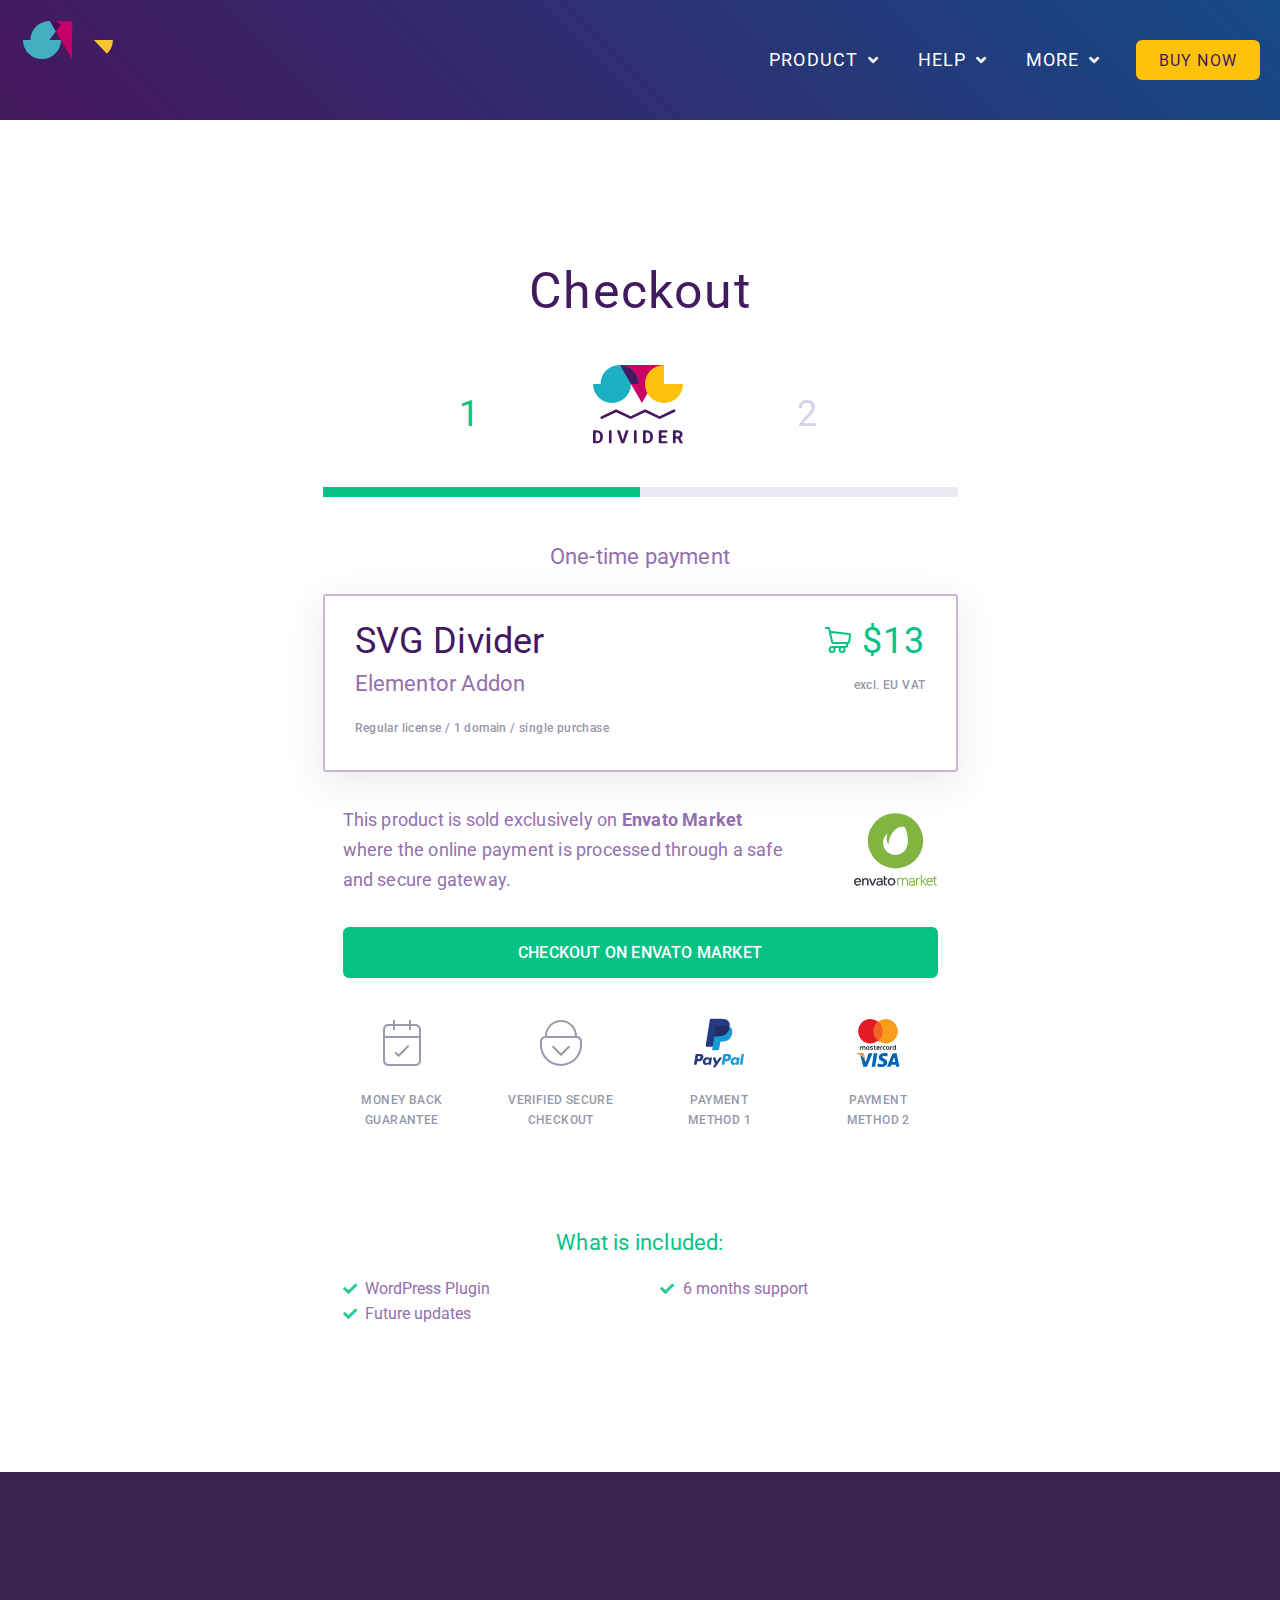
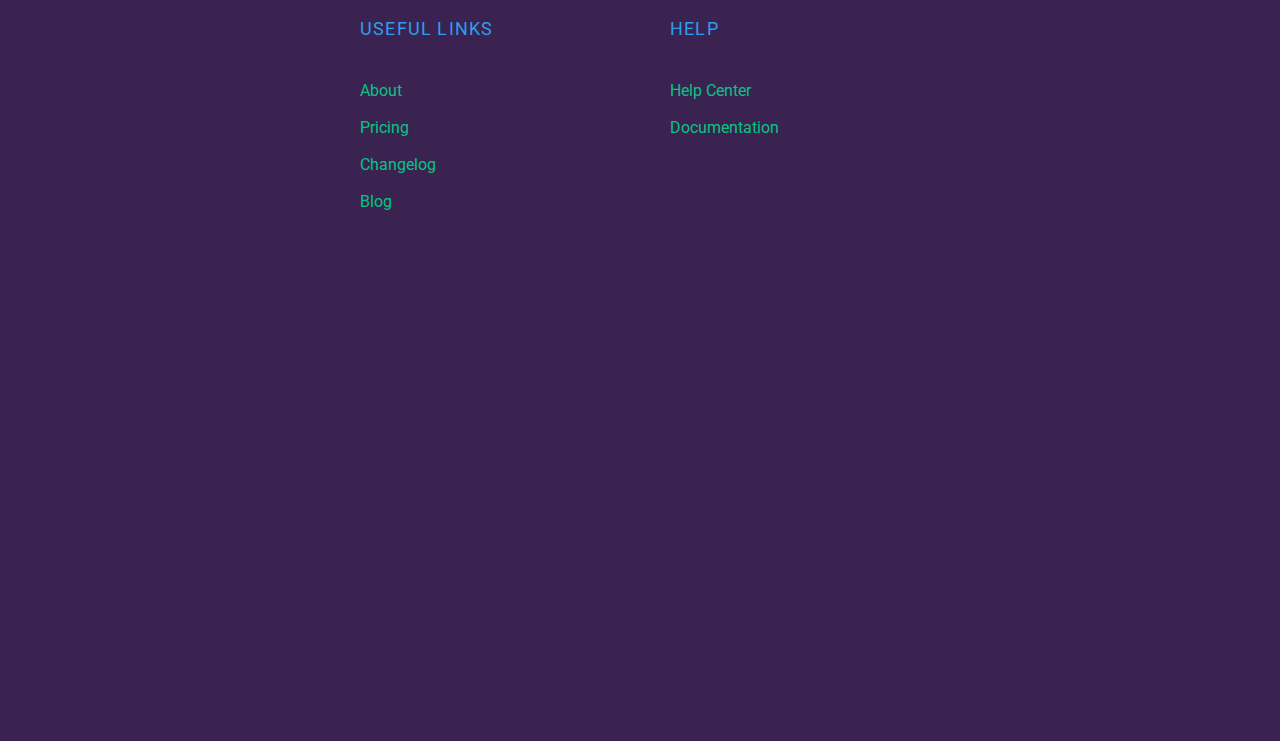
<file: checkout/index.html>
<!DOCTYPE html>
<html lang="en-US">
<head>
<link rel="stylesheet" href="/wp-content/cache/minify/6fef4.default.include.66fb1b.css" media="all">
<meta charset="UTF-8">
<meta name="viewport" content="width=device-width, initial-scale=1">
<link rel="profile" href="https://gmpg.org/xfn/11">
<title>Checkout - SVG Divider for Elementor</title>
<meta name="robots" content="max-image-preview:large">
<meta name="robots" content="max-snippet:-1, max-image-preview:large, max-video-preview:-1">
<link rel="canonical" href="/checkout/">
<meta property="og:locale" content="en_US">
<meta property="og:type" content="article">
<meta property="og:title" content="Checkout - SVG Divider for Elementor">
<meta property="og:description" content="Checkout 1 2 One-time payment SVG Divider Elementor Addon Regular license / 1 domain / single purchase $13 excl. EU VAT This product is sold exclusively on Envato Market where the online payment is processed through a safe and secure gateway. CHECKOUT ON ENVATO MARKET MONEY BACKGUARANTEE VERIFIED SECURECHECKOUT PAYMENTMETHOD 1 PAYMENTMETHOD 2 What is included: &hellip;">
<meta property="og:url" content="https://svgdivider.net/checkout/">
<meta property="og:site_name" content="SVG Divider for Elementor">
<meta property="fb:app_id" content="177582819993666">
<meta property="og:image" content="https://svgdivider.net/wp-content/uploads/2020/01/og_image.png">
<meta property="og:image:secure_url" content="https://svgdivider.net/wp-content/uploads/2020/01/og_image.png">
<meta property="og:image:width" content="1200">
<meta property="og:image:height" content="630">
<meta name="twitter:card" content="summary_large_image">
<meta name="twitter:description" content="Checkout 1 2 One-time payment SVG Divider Elementor Addon Regular license / 1 domain / single purchase $13 excl. EU VAT This product is sold exclusively on Envato Market where the online payment is processed through a safe and secure gateway. CHECKOUT ON ENVATO MARKET MONEY BACKGUARANTEE VERIFIED SECURECHECKOUT PAYMENTMETHOD 1 PAYMENTMETHOD 2 What is included: [&hellip;]">
<meta name="twitter:title" content="Checkout - SVG Divider for Elementor">
<meta name="twitter:image" content="https://svgdivider.net/wp-content/uploads/2019/09/svg_logo90-1.svg"> <script type="application/ld+json" class="yoast-schema-graph yoast-schema-graph--main">{"@context":"https://schema.org","@graph":[{"@type":"WebSite","@id":"https://svgdivider.net/#website","url":"https://svgdivider.net/","name":"SVG Divider for Elementor","potentialAction":{"@type":"SearchAction","target":"https://svgdivider.net/?s={search_term_string}","query-input":"required name=search_term_string"}},{"@type":"ImageObject","@id":"https://svgdivider.net/checkout/#primaryimage","url":"https://svgdivider.net/wp-content/uploads/2019/09/svg_logo90-1.svg"},{"@type":"WebPage","@id":"https://svgdivider.net/checkout/#webpage","url":"https://svgdivider.net/checkout/","inLanguage":"en-US","name":"Checkout - SVG Divider for Elementor","isPartOf":{"@id":"https://svgdivider.net/#website"},"primaryImageOfPage":{"@id":"https://svgdivider.net/checkout/#primaryimage"},"datePublished":"2018-12-17T13:02:23+00:00","dateModified":"2020-02-06T12:47:19+00:00"}]}</script> <link rel="dns-prefetch" href="//s.w.org">
<link rel="alternate" type="application/rss+xml" title="SVG Divider for Elementor &raquo; Feed" href="/feed/">
<link rel="alternate" type="application/rss+xml" title="SVG Divider for Elementor &raquo; Comments Feed" href="/comments/feed/">
<link rel="stylesheet" id="google-fonts-1-css" href="https://fonts.googleapis.com/css?family=Roboto%3A100%2C100italic%2C200%2C200italic%2C300%2C300italic%2C400%2C400italic%2C500%2C500italic%2C600%2C600italic%2C700%2C700italic%2C800%2C800italic%2C900%2C900italic&#038;ver=5.7.2" type="text/css" media="all"> <script src="/wp-includes/js/jquery/jquery.min.js?ver=3.5.1" id="jquery-core-js"></script> <link rel="https://api.w.org/" href="/wp-json/">
<link rel="alternate" type="application/json" href="/wp-json/wp/v2/pages/28">
<link rel="EditURI" type="application/rsd+xml" title="RSD" href="/xmlrpc.php?rsd">
<link rel="wlwmanifest" type="application/wlwmanifest+xml" href="/wp-includes/wlwmanifest.xml">
<meta name="generator" content="WordPress 5.7.2">
<link rel="shortlink" href="/?p=28">
<link rel="alternate" type="application/json+oembed" href="/wp-json/oembed/1.0/embed?url=https%3A%2F%2F%2Fcheckout%2F">
<link rel="alternate" type="text/xml+oembed" href="/wp-json/oembed/1.0/embed?url=https%3A%2F%2F%2Fcheckout%2F&#038;format=xml"> <script>(function(i,s,o,g,r,a,m){i['GoogleAnalyticsObject']=r;i[r]=i[r]||function(){(i[r].q=i[r].q||[]).push(arguments)},i[r].l=1*new Date();a=s.createElement(o),m=s.getElementsByTagName(o)[0];a.async=1;a.src=g;m.parentNode.insertBefore(a,m)})(window,document,'script','https://www.google-analytics.com/analytics.js','ga');ga('create','UA-125630125-3','auto');ga('send','pageview');</script> <meta name="theme-color" content="#06c385">
<link rel="icon" href="/wp-content/uploads/2019/08/cropped-fav512-32x32.png" sizes="32x32">
<link rel="icon" href="/wp-content/uploads/2019/08/cropped-fav512-192x192.png" sizes="192x192">
<link rel="apple-touch-icon" href="/wp-content/uploads/2019/08/cropped-fav512-180x180.png">
<meta name="msapplication-TileImage" content="https://svgdivider.net/wp-content/uploads/2019/08/cropped-fav512-270x270.png">
</head>
<body class="page-template page-template-elementor_header_footer page page-id-28 wp-custom-logo elementor-default elementor-template-full-width elementor-page elementor-page-28">
<div data-elementor-type="header" data-elementor-id="60" class="elementor elementor-60 elementor-location-header" data-elementor-settings="[]"><div class="elementor-inner"><div class="elementor-section-wrap"><section class="elementor-element elementor-element-60b8f17f elementor-section-content-middle elementor-section-height-min-height elementor-section-stretched elementor-section-boxed elementor-section-height-default elementor-section-items-middle elementor-section elementor-top-section" data-id="60b8f17f" data-element_type="section" data-settings="{&quot;background_background&quot;:&quot;classic&quot;,&quot;stretch_section&quot;:&quot;section-stretched&quot;}"><div class="elementor-background-overlay"></div>
<div class="elementor-container elementor-column-gap-no"><div class="elementor-row">
<div class="elementor-element elementor-element-50f3a38f elementor-column elementor-col-50 elementor-top-column" data-id="50f3a38f" data-element_type="column"><div class="elementor-column-wrap  elementor-element-populated"><div class="elementor-widget-wrap"><div class="elementor-element elementor-element-20d26da5 elementor-widget elementor-widget-theme-site-logo elementor-widget-image" data-id="20d26da5" data-element_type="widget" data-widget_type="theme-site-logo.default"><div class="elementor-widget-container"><div class="elementor-image"> <a data-elementor-open-lightbox href="/"> <img src="/wp-content/uploads/2019/12/svg_logo_f.svg" class="attachment-full size-full" alt loading="lazy">		</a>
</div></div></div></div></div></div>
<div class="elementor-element elementor-element-cf9da76 elementor-column elementor-col-50 elementor-top-column" data-id="cf9da76" data-element_type="column"><div class="elementor-column-wrap  elementor-element-populated"><div class="elementor-widget-wrap"><div class="elementor-element elementor-element-37b8cd9 elementor-nav-menu__align-right elementor-nav-menu--dropdown-mobile elementor-nav-menu--stretch elementor-nav-menu--indicator-angle elementor-nav-menu__text-align-aside elementor-nav-menu--toggle elementor-nav-menu--burger elementor-widget elementor-widget-nav-menu" data-id="37b8cd9" data-element_type="widget" data-settings="{&quot;full_width&quot;:&quot;stretch&quot;,&quot;layout&quot;:&quot;horizontal&quot;,&quot;toggle&quot;:&quot;burger&quot;}" data-widget_type="nav-menu.default"><div class="elementor-widget-container">
<nav role="navigation" class="elementor-nav-menu--main elementor-nav-menu__container elementor-nav-menu--layout-horizontal e--pointer-none"><ul id="menu-1-37b8cd9" class="elementor-nav-menu">
<li class="menu-item menu-item-type-custom menu-item-object-custom menu-item-has-children menu-item-40">
<a href="#" class="elementor-item elementor-item-anchor">PRODUCT</a><ul class="sub-menu elementor-nav-menu--dropdown"> <li class="menu-item menu-item-type-post_type menu-item-object-page menu-item-home menu-item-45"><a href="/" class="elementor-sub-item">About</a></li> <li class="menu-item menu-item-type-custom menu-item-object-custom menu-item-home menu-item-3761"><a href="/#pricing" class="elementor-sub-item elementor-item-anchor">Pricing</a></li> <li class="menu-item menu-item-type-post_type menu-item-object-page menu-item-52"><a href="/changelog/" class="elementor-sub-item">Changelog</a></li>
</ul> </li> <li class="menu-item menu-item-type-custom menu-item-object-custom menu-item-has-children menu-item-46">
<a href="#" class="elementor-item elementor-item-anchor">HELP</a><ul class="sub-menu elementor-nav-menu--dropdown"> <li class="menu-item menu-item-type-post_type menu-item-object-page menu-item-2815"><a href="/help-center/" class="elementor-sub-item">Help Center</a></li> <li class="menu-item menu-item-type-post_type menu-item-object-page menu-item-6633"><a href="/documentation/" class="elementor-sub-item">Documentation</a></li>
</ul> </li> <li class="menu-item menu-item-type-custom menu-item-object-custom menu-item-has-children menu-item-51">
<a href="#" class="elementor-item elementor-item-anchor">More</a><ul class="sub-menu elementor-nav-menu--dropdown"> <li class="menu-item menu-item-type-custom menu-item-object-custom menu-item-54"><a href="https://letswp.io/" class="elementor-sub-item">Blog</a></li> <li class="menu-item menu-item-type-custom menu-item-object-custom menu-item-58"><a href="#newsletter" class="elementor-sub-item elementor-item-anchor">Newsletter</a></li>
</ul> </li> <li class="menu-item menu-item-type-custom menu-item-object-custom current-menu-item menu-item-243"><a href="/checkout/#checkout" aria-current="page" class="elementor-item elementor-item-anchor">BUY NOW</a></li>
</ul></nav><div class="elementor-menu-toggle" role="button" tabindex="0" aria-label="Menu Toggle" aria-expanded="false"> <i class="eicon-menu-bar" aria-hidden="true"></i> <span class="elementor-screen-only">Menu</span>
</div>
<nav class="elementor-nav-menu--dropdown elementor-nav-menu__container" role="navigation" aria-hidden="true"><ul id="menu-2-37b8cd9" class="elementor-nav-menu">
<li class="menu-item menu-item-type-custom menu-item-object-custom menu-item-has-children menu-item-40">
<a href="#" class="elementor-item elementor-item-anchor">PRODUCT</a><ul class="sub-menu elementor-nav-menu--dropdown"> <li class="menu-item menu-item-type-post_type menu-item-object-page menu-item-home menu-item-45"><a href="/" class="elementor-sub-item">About</a></li> <li class="menu-item menu-item-type-custom menu-item-object-custom menu-item-home menu-item-3761"><a href="/#pricing" class="elementor-sub-item elementor-item-anchor">Pricing</a></li> <li class="menu-item menu-item-type-post_type menu-item-object-page menu-item-52"><a href="/changelog/" class="elementor-sub-item">Changelog</a></li>
</ul> </li> <li class="menu-item menu-item-type-custom menu-item-object-custom menu-item-has-children menu-item-46">
<a href="#" class="elementor-item elementor-item-anchor">HELP</a><ul class="sub-menu elementor-nav-menu--dropdown"> <li class="menu-item menu-item-type-post_type menu-item-object-page menu-item-2815"><a href="/help-center/" class="elementor-sub-item">Help Center</a></li> <li class="menu-item menu-item-type-post_type menu-item-object-page menu-item-6633"><a href="/documentation/" class="elementor-sub-item">Documentation</a></li>
</ul> </li> <li class="menu-item menu-item-type-custom menu-item-object-custom menu-item-has-children menu-item-51">
<a href="#" class="elementor-item elementor-item-anchor">More</a><ul class="sub-menu elementor-nav-menu--dropdown"> <li class="menu-item menu-item-type-custom menu-item-object-custom menu-item-54"><a href="https://letswp.io/" class="elementor-sub-item">Blog</a></li> <li class="menu-item menu-item-type-custom menu-item-object-custom menu-item-58"><a href="#newsletter" class="elementor-sub-item elementor-item-anchor">Newsletter</a></li>
</ul> </li> <li class="menu-item menu-item-type-custom menu-item-object-custom current-menu-item menu-item-243"><a href="/checkout/#checkout" aria-current="page" class="elementor-item elementor-item-anchor">BUY NOW</a></li>
</ul></nav>
</div></div></div></div></div>
</div></div></section></div></div></div>
<div data-elementor-type="wp-page" data-elementor-id="28" class="elementor elementor-28" data-elementor-settings="[]"><div class="elementor-inner"><div class="elementor-section-wrap">
<section class="elementor-element elementor-element-3b00bfbe elementor-section-height-min-height elementor-section-boxed elementor-section-height-default elementor-section-items-middle elementor-section elementor-top-section" data-id="3b00bfbe" data-element_type="section" data-settings="{&quot;background_background&quot;:&quot;classic&quot;}"><div class="elementor-container elementor-column-gap-default"><div class="elementor-row"><div class="elementor-element elementor-element-2563894 elementor-column elementor-col-100 elementor-top-column" data-id="2563894" data-element_type="column"><div class="elementor-column-wrap"><div class="elementor-widget-wrap"></div></div></div></div></div></section><section class="elementor-element elementor-element-5cadca2 animated-fast elementor-section-boxed elementor-section-height-default elementor-section-height-default elementor-invisible elementor-section elementor-top-section" data-id="5cadca2" data-element_type="section" data-settings="{&quot;background_background&quot;:&quot;classic&quot;,&quot;animation&quot;:&quot;none&quot;}"><div class="elementor-container elementor-column-gap-default"><div class="elementor-row">
<div class="elementor-element elementor-element-6c52862 elementor-column elementor-col-25 elementor-top-column" data-id="6c52862" data-element_type="column"><div class="elementor-column-wrap"><div class="elementor-widget-wrap"></div></div></div>
<div class="elementor-element elementor-element-f2eab38 elementor-column elementor-col-50 elementor-top-column" data-id="f2eab38" data-element_type="column"><div class="elementor-column-wrap  elementor-element-populated"><div class="elementor-widget-wrap">
<div class="elementor-element elementor-element-3a0a794 elementor-widget elementor-widget-heading" data-id="3a0a794" data-element_type="widget" id="checkout" data-widget_type="heading.default"><div class="elementor-widget-container"><h1 class="elementor-heading-title elementor-size-default">Checkout</h1></div></div>
<div class="elementor-element elementor-element-7b30a5f elementor-sde-scale-the-svg elementor-sde-flip-off elementor-widget elementor-widget-svg-divider-for-elementor" data-id="7b30a5f" data-element_type="widget" data-widget_type="svg-divider-for-elementor.default"><div class="elementor-widget-container">
<div class="sde-wrapper sde-drawn sde-7b30a5f sde-cropping-allow"><div class="sde svg-divider-for-elementor"><svg preserveaspectratio="xMidYMid slice" class="sde-divider-svg sde-glitter-on sde-animation-reveal" data-animation-class="sde-sb-19" data-animation-delay="200" style="opacity:0;" xmlns="http://www.w3.org/2000/svg" width="960" height="21" viewbox="0 0 960 21"><g fill="none" stroke="#6e7881" stroke-linecap="round" stroke-linejoin="round" stroke-width="3" class="sde-primary-group"><path d="M883.667 19.5l10.502-9 10.502-9 10.502 9 10.502 9"></path><path d="M894.169 19.5l5.251-4.5 5.251-4.5 5.251 4.5 5.251 4.5"></path><path d="M957.5 1.5l-10.502 9-10.502 9-10.502-9-10.502-9"></path><path d="M946.998 1.5L941.747 6l-5.251 4.5-5.251-4.5-5.251-4.5"></path><path d="M820.655 19.5l10.502-9 10.502-9 10.502 9 10.503 9"></path><path d="M831.157 19.5l5.251-4.5 5.251-4.5 5.251 4.5 5.251 4.5"></path><path d="M894.488 1.5l-10.502 9-10.502 9-10.502-9-10.502-9"></path><path d="M883.986 1.5L878.735 6l-5.251 4.5-5.251-4.5-5.251-4.5"></path><path d="M757.644 19.5l10.501-9 10.503-9 10.501 9 10.502 9"></path><path d="M768.145 19.5l5.251-4.5 5.252-4.5 5.25 4.5 5.251 4.5"></path><path d="M831.476 1.5l-10.502 9-10.502 9-10.502-9-10.502-9"></path><path d="M820.974 1.5L815.723 6l-5.251 4.5-5.251-4.5-5.251-4.5"></path><path d="M694.631 19.5l10.502-9 10.503-9 10.502 9 10.502 9"></path><path d="M705.133 19.5l5.251-4.5 5.252-4.5 5.251 4.5 5.251 4.5"></path><path d="M768.464 1.5l-10.502 9-10.502 9-10.502-9-10.502-9"></path><path d="M757.962 1.5L752.711 6l-5.251 4.5-5.251-4.5-5.251-4.5"></path><path d="M631.62 19.5l10.502-9 10.501-9 10.503 9 10.501 9"></path><path d="M642.122 19.5l5.251-4.5 5.25-4.5 5.251 4.5 5.252 4.5"></path><path d="M705.452 1.5l-10.502 9-10.502 9-10.502-9-10.502-9"></path><path d="M694.95 1.5L689.699 6l-5.251 4.5-5.251-4.5-5.251-4.5"></path><path d="M568.607 19.5l10.502-9 10.502-9 10.502 9 10.502 9"></path><path d="M579.109 19.5l5.251-4.5 5.251-4.5 5.251 4.5 5.251 4.5"></path><path d="M642.44 1.5l-10.502 9-10.502 9-10.502-9-10.502-9"></path><path d="M631.938 1.5L626.687 6l-5.251 4.5-5.251-4.5-5.251-4.5"></path><path d="M505.596 19.5l10.502-9 10.502-9 10.502 9 10.502 9"></path><path d="M516.098 19.5l5.251-4.5 5.251-4.5 5.251 4.5 5.251 4.5"></path><path d="M579.428 1.5l-10.502 9-10.502 9-10.502-9-10.502-9"></path><path d="M568.926 1.5L563.675 6l-5.251 4.5-5.251-4.5-5.251-4.5"></path><path d="M442.583 19.5l10.502-9 10.502-9 10.502 9 10.503 9"></path><path d="M453.085 19.5l5.251-4.5 5.251-4.5 5.251 4.5 5.251 4.5"></path><path d="M516.416 1.5l-10.502 9-10.502 9-10.502-9-10.502-9"></path><path d="M505.914 1.5L500.663 6l-5.251 4.5-5.251-4.5-5.251-4.5"></path><path d="M379.572 19.5l10.502-9 10.502-9 10.502 9 10.502 9"></path><path d="M390.074 19.5l5.251-4.5 5.251-4.5 5.251 4.5 5.251 4.5"></path><path d="M453.404 1.5l-10.502 9-10.502 9-10.502-9-10.502-9"></path><path d="M442.902 1.5L437.651 6l-5.251 4.5-5.251-4.5-5.251-4.5"></path><path d="M316.56 19.5l10.501-9 10.503-9 10.501 9 10.502 9"></path><path d="M327.061 19.5l5.252-4.5 5.251-4.5 5.251 4.5 5.25 4.5"></path><path d="M390.392 1.5l-10.502 9-10.502 9-10.502-9-10.502-9"></path><path d="M379.89 1.5L374.639 6l-5.251 4.5-5.251-4.5-5.251-4.5"></path><path d="M253.548 19.5l10.502-9 10.502-9 10.502 9 10.502 9"></path><path d="M264.05 19.5l5.251-4.5 5.251-4.5 5.251 4.5 5.251 4.5"></path><path d="M327.38 1.5l-10.502 9-10.502 9-10.502-9-10.502-9"></path><path d="M316.878 1.5L311.627 6l-5.251 4.5-5.251-4.5-5.251-4.5"></path><path d="M190.536 19.5l10.502-9 10.502-9 10.502 9 10.501 9"></path><path d="M201.038 19.5l5.251-4.5 5.251-4.5 5.251 4.5 5.251 4.5"></path><path d="M264.368 1.5l-10.502 9-10.502 9-10.502-9-10.502-9"></path><path d="M253.866 1.5L248.615 6l-5.251 4.5-5.251-4.5-5.251-4.5"></path><path d="M127.524 19.5l10.502-9 10.502-9 10.502 9 10.502 9"></path><path d="M138.026 19.5l5.251-4.5 5.251-4.5 5.251 4.5 5.251 4.5"></path><path d="M201.356 1.5l-10.502 9-10.502 9-10.502-9-10.502-9"></path><path d="M190.854 1.5L185.603 6l-5.251 4.5-5.251-4.5-5.251-4.5"></path><path d="M64.512 19.5l10.502-9 10.502-9 10.502 9 10.502 9"></path><path d="M75.014 19.5l5.251-4.5 5.251-4.5 5.251 4.5 5.251 4.5"></path><path d="M138.344 1.5l-10.502 9-10.502 9-10.502-9-10.502-9"></path><path d="M127.842 1.5L122.591 6l-5.251 4.5-5.251-4.5-5.251-4.5"></path><path d="M1.5 19.5l10.502-9 10.502-9 10.502 9 10.502 9"></path><path d="M12.002 19.5l5.251-4.5 5.251-4.5 5.251 4.5 5.251 4.5"></path><path d="M75.332 1.5l-10.502 9-10.502 9-10.502-9-10.502-9"></path><path d="M64.83 1.5L59.579 6l-5.251 4.5L49.077 6l-5.251-4.5"></path></g><g fill="none" stroke="#6e7881" stroke-linecap="round" stroke-linejoin="round" stroke-width="2" class="sde-glitter-group"><path d="M53.334 2a1 1 0 111 1 1 1 0 01-1-1z"></path><path d="M21.514 18.99a1 1 0 111 1 1 1 0 01-1-1z"></path><path d="M116.343 2a1 1 0 111 1 1 1 0 01-1-1z"></path><path d="M84.523 18.99a1 1 0 111 1 1 1 0 01-1-1z"></path><path d="M179.352 2a1 1 0 111 1 1 1 0 01-1-1z"></path><path d="M147.532 18.99a1 1 0 111 1 1 1 0 01-1-1z"></path><path d="M242.361 2a1 1 0 111 1 1 1 0 01-1-1z"></path><path d="M210.541 18.99a1 1 0 111 1 1 1 0 01-1-1z"></path><path d="M305.37 2a1 1 0 111 1 1 1 0 01-1-1z"></path><path d="M273.55 18.99a1 1 0 111 1 1 1 0 01-1-1z"></path><path d="M368.379 2a1 1 0 111 1 1 1 0 01-1-1z"></path><path d="M336.559 18.99a1 1 0 111 1 1 1 0 01-1-1z"></path><path d="M431.389 2a1 1 0 111 1 1 1 0 01-1-1z"></path><path d="M399.568 18.99a1 1 0 111 1 1 1 0 01-1-1z"></path><path d="M494.4 2a1 1 0 111 1 1 1 0 01-1-1z"></path><path d="M462.577 18.99a1 1 0 111 1 1 1 0 01-1-1z"></path><path d="M557.407 2a1 1 0 111 1 1 1 0 01-1-1z"></path><path d="M525.586 18.99a1 1 0 111 1 1 1 0 01-1-1z"></path><path d="M620.416 2a1 1 0 111 1 1 1 0 01-1-1z"></path><path d="M588.6 18.99a1 1 0 111 1 1 1 0 01-1-1z"></path><path d="M683.425 2a1 1 0 111 1 1 1 0 01-1-1z"></path><path d="M651.605 18.99a1 1 0 111 1 1 1 0 01-1-1z"></path><path d="M746.434 2a1 1 0 111 1 1 1 0 01-1-1z"></path><path d="M714.614 18.99a1 1 0 111 1 1 1 0 01-1-1z"></path><path d="M809.443 2a1 1 0 111 1 1 1 0 01-1-1z"></path><path d="M777.623 18.99a1 1 0 111 1 1 1 0 01-1-1z"></path><path d="M872.452 2a1 1 0 111 1 1 1 0 01-1-1z"></path><path d="M840.632 18.99a1 1 0 111 1 1 1 0 01-1-1z"></path><path d="M935.461 2a1 1 0 111 1 1 1 0 01-1-1z"></path><path d="M903.641 18.99a1 1 0 111 1 1 1 0 01-1-1z"></path></g></svg></div></div>
<style>.sde-7b30a5f .sde-sb-19 .sde-glitter-group :nth-child(5n+1){animation:sde-reveal 300ms linear 750ms forwards}.sde-7b30a5f .sde-sb-19 .sde-glitter-group :nth-child(5n+2){animation:sde-reveal 300ms linear 850ms forwards}.sde-7b30a5f .sde-sb-19 .sde-glitter-group :nth-child(5n+3){animation:sde-reveal 300ms linear 950ms forwards}.sde-7b30a5f .sde-sb-19 .sde-glitter-group :nth-child(5n+4){animation:sde-reveal 300ms linear 1050ms forwards}.sde-7b30a5f .sde-sb-19 .sde-glitter-group :nth-child(5n+5){animation:sde-reveal 300ms linear 1150ms forwards}.sde-7b30a5f .sde-sb-19 .sde-glitter-group :nth-child(5n+6){animation:sde-reveal 300ms linear 1250ms forwards}.sde-7b30a5f .sde-sb-19 .sde-primary-group path:nth-of-type(odd){stroke-dasharray:56;stroke-dashoffset:56;animation:sde-draw 1500ms ease-in-out forwards}.sde-7b30a5f .sde-sb-19 .sde-primary-group path:nth-of-type(even){stroke-dasharray:28;stroke-dashoffset:28;animation:sde-draw 1250ms ease-in-out 250ms forwards}.sde-7b30a5f .sde{height:14px}.elementor-sde-old-browser-bypass .sde-7b30a5f .sde svg{transform:scale(0.66)}.elementor-sde-old-browser-bypass .sde-7b30a5f .sde{padding:0 0}@media(max-width:1024px){.sde-7b30a5f .sde{height:14px}.elementor-sde-old-browser-bypass .sde-7b30a5f .sde svg{transform:scale(0.66)}.elementor-sde-old-browser-bypass .sde-7b30a5f .sde{padding:0 0}}@media(max-width:767px){.sde-7b30a5f .sde{height:13px}.elementor-sde-old-browser-bypass .sde-7b30a5f .sde svg{transform:scale(0.6)}.elementor-sde-old-browser-bypass .sde-7b30a5f .sde{padding:0 0}}</style>
</div></div>
<section class="elementor-element elementor-element-832bfdf elementor-section-content-middle elementor-section-boxed elementor-section-height-default elementor-section-height-default elementor-section elementor-inner-section" data-id="832bfdf" data-element_type="section"><div class="elementor-container elementor-column-gap-default"><div class="elementor-row">
<div class="elementor-element elementor-element-83c89a8 elementor-column elementor-col-33 elementor-inner-column" data-id="83c89a8" data-element_type="column"><div class="elementor-column-wrap  elementor-element-populated"><div class="elementor-widget-wrap"><div class="elementor-element elementor-element-d5d083a elementor-widget elementor-widget-heading" data-id="d5d083a" data-element_type="widget" data-widget_type="heading.default"><div class="elementor-widget-container"> <span class="elementor-heading-title elementor-size-default">1</span>
</div></div></div></div></div>
<div class="elementor-element elementor-element-93b46d8 elementor-column elementor-col-33 elementor-inner-column" data-id="93b46d8" data-element_type="column"><div class="elementor-column-wrap  elementor-element-populated"><div class="elementor-widget-wrap"><div class="elementor-element elementor-element-7b98f67 elementor-widget elementor-widget-image" data-id="7b98f67" data-element_type="widget" data-widget_type="image.default"><div class="elementor-widget-container"><div class="elementor-image"> <img src="/wp-content/uploads/2019/09/svg_logo90-1.svg" class="attachment-full size-full" alt loading="lazy">
</div></div></div></div></div></div>
<div class="elementor-element elementor-element-1fd02be elementor-column elementor-col-33 elementor-inner-column" data-id="1fd02be" data-element_type="column"><div class="elementor-column-wrap  elementor-element-populated"><div class="elementor-widget-wrap"><div class="elementor-element elementor-element-5cf1b87 elementor-widget elementor-widget-heading" data-id="5cf1b87" data-element_type="widget" data-widget_type="heading.default"><div class="elementor-widget-container"> <span class="elementor-heading-title elementor-size-default">2</span>
</div></div></div></div></div>
</div></div></section><section class="elementor-element elementor-element-0dd5109 elementor-section-boxed elementor-section-height-default elementor-section-height-default elementor-section elementor-inner-section" data-id="0dd5109" data-element_type="section"><div class="elementor-container elementor-column-gap-default"><div class="elementor-row">
<div class="elementor-element elementor-element-72c4884 elementor-column elementor-col-50 elementor-inner-column" data-id="72c4884" data-element_type="column"><div class="elementor-column-wrap  elementor-element-populated"><div class="elementor-widget-wrap"><div class="elementor-element elementor-element-ca468f6 animated-fast elementor-invisible elementor-widget elementor-widget-divider" data-id="ca468f6" data-element_type="widget" data-settings="{&quot;_animation&quot;:&quot;none&quot;}" data-widget_type="divider.default"><div class="elementor-widget-container"><div class="elementor-divider"> <span class="elementor-divider-separator"> </span>
</div></div></div></div></div></div>
<div class="elementor-element elementor-element-344dbd1 elementor-column elementor-col-50 elementor-inner-column" data-id="344dbd1" data-element_type="column"><div class="elementor-column-wrap  elementor-element-populated"><div class="elementor-widget-wrap"><div class="elementor-element elementor-element-d30d6a5 elementor-widget elementor-widget-divider" data-id="d30d6a5" data-element_type="widget" data-widget_type="divider.default"><div class="elementor-widget-container"><div class="elementor-divider"> <span class="elementor-divider-separator"> </span>
</div></div></div></div></div></div>
</div></div></section><div class="elementor-element elementor-element-7a55bd3 elementor-widget elementor-widget-heading" data-id="7a55bd3" data-element_type="widget" data-widget_type="heading.default"><div class="elementor-widget-container"><h2 class="elementor-heading-title elementor-size-default">One-time payment</h2></div></div>
<section class="elementor-element elementor-element-ab8c7e0 animated-fast elementor-section-boxed elementor-section-height-default elementor-section-height-default elementor-invisible elementor-section elementor-inner-section" data-id="ab8c7e0" data-element_type="section" data-settings="{&quot;background_background&quot;:&quot;classic&quot;,&quot;animation&quot;:&quot;none&quot;}"><div class="elementor-container elementor-column-gap-default"><div class="elementor-row">
<div class="elementor-element elementor-element-e6c53e6 elementor-column elementor-col-50 elementor-inner-column" data-id="e6c53e6" data-element_type="column"><div class="elementor-column-wrap  elementor-element-populated"><div class="elementor-widget-wrap">
<div class="elementor-element elementor-element-22d494d elementor-widget elementor-widget-heading" data-id="22d494d" data-element_type="widget" data-widget_type="heading.default"><div class="elementor-widget-container"><h1 class="elementor-heading-title elementor-size-default">SVG Divider</h1></div></div>
<div class="elementor-element elementor-element-242f51c elementor-widget elementor-widget-heading" data-id="242f51c" data-element_type="widget" data-widget_type="heading.default"><div class="elementor-widget-container"><h2 class="elementor-heading-title elementor-size-default">Elementor Addon</h2></div></div>
<div class="elementor-element elementor-element-f6ae1de elementor-widget elementor-widget-text-editor" data-id="f6ae1de" data-element_type="widget" data-widget_type="text-editor.default"><div class="elementor-widget-container"><div class="elementor-text-editor elementor-clearfix"><p>Regular license / 1 domain / single purchase</p></div></div></div>
</div></div></div>
<div class="elementor-element elementor-element-629c736 elementor-column elementor-col-50 elementor-inner-column" data-id="629c736" data-element_type="column"><div class="elementor-column-wrap  elementor-element-populated"><div class="elementor-widget-wrap">
<div class="elementor-element elementor-element-1d43071 elementor-align-right elementor-mobile-align-center elementor-icon-list--layout-traditional elementor-widget elementor-widget-icon-list" data-id="1d43071" data-element_type="widget" data-widget_type="icon-list.default"><div class="elementor-widget-container"><ul class="elementor-icon-list-items"> <li class="elementor-icon-list-item"> <span class="elementor-icon-list-icon"> <svg xmlns="http://www.w3.org/2000/svg" width="28" height="28"><path fill="none" stroke="#06c385" stroke-width="2" stroke-linecap="round" stroke-linejoin="round" stroke-miterlimit="10" d="M25.125 17.041a.972.972 0 0 1-.982.959H9.109a.972.972 0 0 1-.984-.959l-2-9.082c0-.53.44-.959.984-.959l18.032 2a.97.97 0 0 1 .984.959l-1 7.082z"></path><circle fill="none" stroke="#06c385" stroke-width="2" stroke-linecap="round" stroke-linejoin="round" stroke-miterlimit="10" cx="18.125" cy="24.5" r="2.5"></circle><circle fill="none" stroke="#06c385" stroke-width="2" stroke-linecap="round" stroke-linejoin="round" stroke-miterlimit="10" cx="8.125" cy="24.5" r="2.5"></circle><path fill="none" stroke="#06c385" stroke-width="2" stroke-linecap="round" stroke-linejoin="round" stroke-miterlimit="10" d="M1.875 3h3.25l1.033 5.156M21.143 18h.299c.931 0 1.685.754 1.685 1.684v.633c0 .931-.754 1.685-1.685 1.685H8.125"></path></svg>		</span> <span class="elementor-icon-list-text">$13</span> </li>
</ul></div></div>
<div class="elementor-element elementor-element-5152f85 elementor-widget elementor-widget-text-editor" data-id="5152f85" data-element_type="widget" data-widget_type="text-editor.default"><div class="elementor-widget-container"><div class="elementor-text-editor elementor-clearfix"><p>excl. EU VAT</p></div></div></div>
</div></div></div>
</div></div></section><section class="elementor-element elementor-element-223e42d elementor-section-content-middle elementor-section-boxed elementor-section-height-default elementor-section-height-default elementor-section elementor-inner-section" data-id="223e42d" data-element_type="section"><div class="elementor-container elementor-column-gap-default"><div class="elementor-row">
<div class="elementor-element elementor-element-1433ecc elementor-column elementor-col-50 elementor-inner-column" data-id="1433ecc" data-element_type="column"><div class="elementor-column-wrap  elementor-element-populated"><div class="elementor-widget-wrap"><div class="elementor-element elementor-element-6b9bb8b elementor-widget elementor-widget-text-editor" data-id="6b9bb8b" data-element_type="widget" data-widget_type="text-editor.default"><div class="elementor-widget-container"><div class="elementor-text-editor elementor-clearfix"><p>This product is sold exclusively on <strong>Envato Market</strong> where the online payment is processed through a safe and secure gateway.</p></div></div></div></div></div></div>
<div class="elementor-element elementor-element-6c13102 elementor-column elementor-col-50 elementor-inner-column" data-id="6c13102" data-element_type="column"><div class="elementor-column-wrap  elementor-element-populated"><div class="elementor-widget-wrap"><div class="elementor-element elementor-element-de1d6fb elementor-widget elementor-widget-image" data-id="de1d6fb" data-element_type="widget" data-widget_type="image.default"><div class="elementor-widget-container"><div class="elementor-image"> <img src="/wp-content/uploads/2019/06/eml-1.svg" class="attachment-full size-full" alt loading="lazy">
</div></div></div></div></div></div>
</div></div></section><div class="elementor-element elementor-element-347d5d0 elementor-align-justify elementor-widget elementor-widget-button" data-id="347d5d0" data-element_type="widget" data-widget_type="button.default"><div class="elementor-widget-container"><div class="elementor-button-wrapper"> <a href="https://1.envato.market/sde" class="elementor-button-link elementor-button elementor-size-xs" role="button"> <span class="elementor-button-content-wrapper"> <span class="elementor-button-text">CHECKOUT ON ENVATO MARKET</span> </span> </a>
</div></div></div>
<section class="elementor-element elementor-element-09ec33c elementor-section-boxed elementor-section-height-default elementor-section-height-default elementor-section elementor-inner-section" data-id="09ec33c" data-element_type="section"><div class="elementor-container elementor-column-gap-default"><div class="elementor-row">
<div class="elementor-element elementor-element-d03f79d elementor-column elementor-col-25 elementor-inner-column" data-id="d03f79d" data-element_type="column"><div class="elementor-column-wrap  elementor-element-populated"><div class="elementor-widget-wrap">
<div class="elementor-element elementor-element-d046441 elementor-widget elementor-widget-image" data-id="d046441" data-element_type="widget" data-widget_type="image.default"><div class="elementor-widget-container"><div class="elementor-image"> <img src="/wp-content/uploads/2019/06/lo1-1.svg" class="attachment-full size-full" alt loading="lazy">
</div></div></div>
<div class="elementor-element elementor-element-3a4a6e7 elementor-widget elementor-widget-text-editor" data-id="3a4a6e7" data-element_type="widget" data-widget_type="text-editor.default"><div class="elementor-widget-container"><div class="elementor-text-editor elementor-clearfix"><p>MONEY BACK<br>GUARANTEE</p></div></div></div>
</div></div></div>
<div class="elementor-element elementor-element-f7adb83 elementor-column elementor-col-25 elementor-inner-column" data-id="f7adb83" data-element_type="column"><div class="elementor-column-wrap  elementor-element-populated"><div class="elementor-widget-wrap">
<div class="elementor-element elementor-element-5c06932 elementor-widget elementor-widget-image" data-id="5c06932" data-element_type="widget" data-widget_type="image.default"><div class="elementor-widget-container"><div class="elementor-image"> <img src="/wp-content/uploads/2019/06/lo2-1.svg" class="attachment-full size-full" alt loading="lazy">
</div></div></div>
<div class="elementor-element elementor-element-c8539ec elementor-widget elementor-widget-text-editor" data-id="c8539ec" data-element_type="widget" data-widget_type="text-editor.default"><div class="elementor-widget-container"><div class="elementor-text-editor elementor-clearfix"><p>VERIFIED SECURE<br>CHECKOUT</p></div></div></div>
</div></div></div>
<div class="elementor-element elementor-element-c97688b elementor-column elementor-col-25 elementor-inner-column" data-id="c97688b" data-element_type="column"><div class="elementor-column-wrap  elementor-element-populated"><div class="elementor-widget-wrap">
<div class="elementor-element elementor-element-e5a59fc elementor-widget elementor-widget-image" data-id="e5a59fc" data-element_type="widget" data-widget_type="image.default"><div class="elementor-widget-container"><div class="elementor-image"> <img src="/wp-content/uploads/2019/06/lo3-1.svg" class="attachment-full size-full" alt loading="lazy">
</div></div></div>
<div class="elementor-element elementor-element-1d2abc6 elementor-widget elementor-widget-text-editor" data-id="1d2abc6" data-element_type="widget" data-widget_type="text-editor.default"><div class="elementor-widget-container"><div class="elementor-text-editor elementor-clearfix"><p>PAYMENT<br>METHOD 1</p></div></div></div>
</div></div></div>
<div class="elementor-element elementor-element-a34346b elementor-column elementor-col-25 elementor-inner-column" data-id="a34346b" data-element_type="column"><div class="elementor-column-wrap  elementor-element-populated"><div class="elementor-widget-wrap">
<div class="elementor-element elementor-element-32e29b1 elementor-widget elementor-widget-image" data-id="32e29b1" data-element_type="widget" data-widget_type="image.default"><div class="elementor-widget-container"><div class="elementor-image"> <img src="/wp-content/uploads/2019/06/lo4.svg" class="attachment-full size-full" alt loading="lazy">
</div></div></div>
<div class="elementor-element elementor-element-00bcfd2 elementor-widget elementor-widget-text-editor" data-id="00bcfd2" data-element_type="widget" data-widget_type="text-editor.default"><div class="elementor-widget-container"><div class="elementor-text-editor elementor-clearfix"><p>PAYMENT<br>METHOD 2</p></div></div></div>
</div></div></div>
</div></div></section><div class="elementor-element elementor-element-37f3dde elementor-sde-scale-the-svg elementor-sde-flip-off elementor-widget elementor-widget-svg-divider-for-elementor" data-id="37f3dde" data-element_type="widget" data-widget_type="svg-divider-for-elementor.default"><div class="elementor-widget-container">
<div class="sde-wrapper sde-drawn sde-37f3dde sde-cropping-allow"><div class="sde svg-divider-for-elementor"><svg preserveaspectratio="xMidYMid slice" class="sde-divider-svg sde-glitter-on sde-animation-reveal" data-animation-class="sde-sa-17" data-animation-delay="200" style="opacity:0;" xmlns="http://www.w3.org/2000/svg" width="960" height="56" viewbox="0 0 960 56"><g fill="none" stroke="#6e7881" stroke-linecap="round" stroke-linejoin="round" stroke-width="3" class="sde-primary-group"><path d="M1.5 42.447c17.519 1.379 34.866.7 52.448.317 23.41-.506 46.831-.554 70.247-.383 23.722.18 47.439.578 71.156.981 23.84.406 47.682.814 71.528 1 23.749.191 47.5.163 71.248-.311 12.281-.248 24.555-.722 36.818-1.314 12.369-.6 24.728-1.323 37.085-2.061 11.178-.66 22.371-1.155 33.544-1.89q4.9-.315 9.787-.707c4.17-.338 8.332-.749 12.47-1.294 9.894-1.3 20.665-3.038 28.9-8.016 3.674-2.216 8-5.735 9.9-9.214 7.384-13.494-9.292-14.4-18.433-5.028-4.82 4.95-5.162 11.813-3.058 17.755 1.484 4.071 8.026 10.825 24.066 14.788"></path><path d="M486.723 52.5c-.584-5.074-1.232-10.14-1.754-15.22-.479-4.662-.665-9.358-1.7-13.962a34.16 34.16 0 00-2.591-7.54 25.255 25.255 0 00-2.732-4.422c-6.2-7.966-21.363-16.694-19.631-1.624.769 6.66 6.931 11.963 13.292 15.533a119.386 119.386 0 0025.518 10.125 209.885 209.885 0 0039.049 7.436q6.126.538 12.265.966C665.2 51.971 786.577 32.6 903.021 32.984c18.241.062 36.381-.093 54.48 1.784"></path></g><g fill="none" stroke="#6e7881" stroke-linecap="round" stroke-linejoin="round" stroke-width="2" class="sde-glitter-group"><path d="M518.234 50.29l3-3.001 3 3-3 3z"></path><path d="M458.145 44.289a1 1 0 10-1 1 1 1 0 001-1z"></path><path d="M410.483 54.289l4-4"></path><path d="M414.483 54.289l-4-4"></path><path d="M542.117 33.239a3.367 3.367 0 103.366-3.367 3.367 3.367 0 00-3.366 3.367z"></path><path d="M434.145 29.289a1 1 0 10-1 1 1 1 0 001-1z"></path></g></svg></div></div>
<style>.sde-37f3dde .sde-sa-17 .sde-glitter-group :nth-child(5n+1){animation:sde-reveal 440ms linear 1100ms forwards}.sde-37f3dde .sde-sa-17 .sde-glitter-group :nth-child(5n+2){animation:sde-reveal 440ms linear 1247ms forwards}.sde-37f3dde .sde-sa-17 .sde-glitter-group :nth-child(5n+3){animation:sde-reveal 440ms linear 1393ms forwards}.sde-37f3dde .sde-sa-17 .sde-glitter-group :nth-child(5n+4){animation:sde-reveal 440ms linear 1540ms forwards}.sde-37f3dde .sde-sa-17 .sde-glitter-group :nth-child(5n+5){animation:sde-reveal 440ms linear 1687ms forwards}.sde-37f3dde .sde-sa-17 .sde-glitter-group :nth-child(5n+6){animation:sde-reveal 440ms linear 1833ms forwards}.sde-37f3dde .sde-sa-17 .sde-primary-group path:nth-of-type(1){stroke-dasharray:590;stroke-dashoffset:590;animation:sde-draw 1247ms ease-in-out forwards}.sde-37f3dde .sde-sa-17 .sde-primary-group path:nth-of-type(2){stroke-dasharray:583;stroke-dashoffset:583;animation:sde-draw 953ms ease-in-out 1247ms forwards}.sde-37f3dde .sde{height:37px}.elementor-sde-old-browser-bypass .sde-37f3dde .sde svg{transform:scale(0.66)}.elementor-sde-old-browser-bypass .sde-37f3dde .sde{padding:0 0}@media(max-width:1024px){.sde-37f3dde .sde{height:37px}.elementor-sde-old-browser-bypass .sde-37f3dde .sde svg{transform:scale(0.66)}.elementor-sde-old-browser-bypass .sde-37f3dde .sde{padding:0 0}}@media(max-width:767px){.sde-37f3dde .sde{height:34px}.elementor-sde-old-browser-bypass .sde-37f3dde .sde svg{transform:scale(0.6)}.elementor-sde-old-browser-bypass .sde-37f3dde .sde{padding:0 0}}</style>
</div></div>
<div class="elementor-element elementor-element-272a871 elementor-widget elementor-widget-heading" data-id="272a871" data-element_type="widget" data-widget_type="heading.default"><div class="elementor-widget-container"><h2 class="elementor-heading-title elementor-size-default">What is included:</h2></div></div>
<section class="elementor-element elementor-element-afa8784 elementor-section-boxed elementor-section-height-default elementor-section-height-default elementor-section elementor-inner-section" data-id="afa8784" data-element_type="section"><div class="elementor-container elementor-column-gap-default"><div class="elementor-row">
<div class="elementor-element elementor-element-45d46f9 elementor-column elementor-col-50 elementor-inner-column" data-id="45d46f9" data-element_type="column"><div class="elementor-column-wrap  elementor-element-populated"><div class="elementor-widget-wrap"><div class="elementor-element elementor-element-58314d6 elementor-mobile-align-center elementor-icon-list--layout-traditional elementor-widget elementor-widget-icon-list" data-id="58314d6" data-element_type="widget" data-widget_type="icon-list.default"><div class="elementor-widget-container"><ul class="elementor-icon-list-items"> <li class="elementor-icon-list-item"> <span class="elementor-icon-list-icon"> <i aria-hidden="true" class="fas fa-check"></i>		</span> <span class="elementor-icon-list-text">WordPress Plugin</span> </li> <li class="elementor-icon-list-item"> <span class="elementor-icon-list-icon"> <i aria-hidden="true" class="fas fa-check"></i>		</span> <span class="elementor-icon-list-text">Future updates</span> </li>
</ul></div></div></div></div></div>
<div class="elementor-element elementor-element-0951b82 elementor-column elementor-col-50 elementor-inner-column" data-id="0951b82" data-element_type="column"><div class="elementor-column-wrap  elementor-element-populated"><div class="elementor-widget-wrap"><div class="elementor-element elementor-element-01cb6ea elementor-mobile-align-center elementor-icon-list--layout-traditional elementor-widget elementor-widget-icon-list" data-id="01cb6ea" data-element_type="widget" data-widget_type="icon-list.default"><div class="elementor-widget-container"><ul class="elementor-icon-list-items"> <li class="elementor-icon-list-item"> <span class="elementor-icon-list-icon"> <i aria-hidden="true" class="fas fa-check"></i>		</span> <span class="elementor-icon-list-text">6 months support</span> </li>
</ul></div></div></div></div></div>
</div></div></section>
</div></div></div>
<div class="elementor-element elementor-element-920ea93 elementor-column elementor-col-25 elementor-top-column" data-id="920ea93" data-element_type="column"><div class="elementor-column-wrap"><div class="elementor-widget-wrap"></div></div></div>
</div></div></section>
</div></div></div>
<div data-elementor-type="footer" data-elementor-id="148" class="elementor elementor-148 elementor-location-footer" data-elementor-settings="[]"><div class="elementor-inner"><div class="elementor-section-wrap"><section class="elementor-element elementor-element-5db5e81 elementor-section-boxed elementor-section-height-default elementor-section-height-default elementor-section elementor-top-section" data-id="5db5e81" data-element_type="section" data-settings="{&quot;background_background&quot;:&quot;classic&quot;}"><div class="elementor-container elementor-column-gap-default"><div class="elementor-row"><div class="elementor-element elementor-element-7ffe1fd elementor-column elementor-col-100 elementor-top-column" data-id="7ffe1fd" data-element_type="column"><div class="elementor-column-wrap  elementor-element-populated"><div class="elementor-widget-wrap">
<section class="elementor-element elementor-element-9245276 elementor-section-full_width elementor-section-height-default elementor-section-height-default elementor-section elementor-inner-section" data-id="9245276" data-element_type="section" id="newsletter"><div class="elementor-container elementor-column-gap-default"><div class="elementor-row">
<div class="elementor-element elementor-element-1fc32b6 elementor-column elementor-col-50 elementor-inner-column" data-id="1fc32b6" data-element_type="column"><div class="elementor-column-wrap  elementor-element-populated"><div class="elementor-widget-wrap">
<div class="elementor-element elementor-element-2bd8fbf elementor-widget elementor-widget-heading" data-id="2bd8fbf" data-element_type="widget" data-widget_type="heading.default"><div class="elementor-widget-container"><h3 class="elementor-heading-title elementor-size-default">USEFUL LINKS</h3></div></div>
<div class="elementor-element elementor-element-d04b15c elementor-mobile-align-center elementor-icon-list--layout-traditional elementor-widget elementor-widget-icon-list" data-id="d04b15c" data-element_type="widget" data-widget_type="icon-list.default"><div class="elementor-widget-container"><ul class="elementor-icon-list-items"> <li class="elementor-icon-list-item"> <a href="/about">		<span class="elementor-icon-list-text">About</span> </a> </li> <li class="elementor-icon-list-item"> <a href="/#pricing">		<span class="elementor-icon-list-text">Pricing</span> </a> </li> <li class="elementor-icon-list-item"> <a href="/changelog">		<span class="elementor-icon-list-text">Changelog</span> </a> </li> <li class="elementor-icon-list-item"> <a href="https://letswp.io/">		<span class="elementor-icon-list-text">Blog</span> </a> </li>
</ul></div></div>
</div></div></div>
<div class="elementor-element elementor-element-1acb99c elementor-column elementor-col-50 elementor-inner-column" data-id="1acb99c" data-element_type="column"><div class="elementor-column-wrap  elementor-element-populated"><div class="elementor-widget-wrap">
<div class="elementor-element elementor-element-c65f5c1 elementor-widget elementor-widget-heading" data-id="c65f5c1" data-element_type="widget" data-widget_type="heading.default"><div class="elementor-widget-container"><h3 class="elementor-heading-title elementor-size-default">HELP</h3></div></div>
<div class="elementor-element elementor-element-79e5574 elementor-mobile-align-center elementor-align-left elementor-icon-list--layout-traditional elementor-widget elementor-widget-icon-list" data-id="79e5574" data-element_type="widget" data-widget_type="icon-list.default"><div class="elementor-widget-container"><ul class="elementor-icon-list-items"> <li class="elementor-icon-list-item"> <a href="/help-center/">		<span class="elementor-icon-list-text">Help Center</span> </a> </li> <li class="elementor-icon-list-item"> <a href="/documentation/">		<span class="elementor-icon-list-text">Documentation</span> </a> </li>
</ul></div></div>
</div></div></div>
</div></div></section><div class="elementor-element elementor-element-5bb041b elementor-sde-scale-the-svg elementor-sde-flip-off elementor-widget elementor-widget-svg-divider-for-elementor" data-id="5bb041b" data-element_type="widget" data-widget_type="svg-divider-for-elementor.default"><div class="elementor-widget-container">
<div class="sde-wrapper sde-drawn sde-5bb041b sde-cropping-allow"><div class="sde svg-divider-for-elementor"><svg preserveaspectratio="xMidYMid slice" class="sde-divider-svg sde-glitter-on sde-animation-loop" data-animation-class="sde-sc-28" style="opacity:0;" xmlns="http://www.w3.org/2000/svg" width="960" height="94" viewbox="0 0 960 94"><g fill="none" stroke="#6e7881" stroke-linecap="round" stroke-linejoin="round" stroke-width="2" class="sde-glitter-group"><path stroke-dasharray="0 5.72" d="M607.073 70.433q9.092-2.421 18.1-5.174 10.179-3.091 20.142-6.855"></path><path stroke-dasharray="0 5.77" d="M568.355 79.053q4.743-.871 9.45-1.824 8.807-1.774 17.547-3.849 3.476-.82 6.934-1.7"></path><path stroke-dasharray="0 6.01" d="M514.648 85.486a384.339 384.339 0 0047.761-5.377"></path><path d="M447.19 23.273a4 4 0 103.38-4.535 4 4 0 00-3.38 4.535z"></path><circle cx="427.553" cy="39.847" r="4"></circle><path stroke-dasharray="0 5.72" d="M351.926 70.433q-9.091-2.421-18.095-5.174-10.179-3.091-20.141-6.859"></path><path stroke-dasharray="0 5.77" d="M390.644 79.053q-4.743-.871-9.45-1.824-8.807-1.774-17.547-3.849-3.476-.82-6.934-1.7"></path><path stroke-dasharray="0 6.01" d="M444.351 85.486a384.339 384.339 0 01-47.761-5.377"></path><path d="M511.81 23.273a4 4 0 11-3.381-4.535 4 4 0 013.381 4.535z"></path><circle cx="531.446" cy="39.847" r="4"></circle><path d="M670.023 45.033A4.275 4.275 0 11668 39.338a4.274 4.274 0 012.023 5.695z"></path><path d="M693.3 40.494c88.3-28.357 132.96-8.826 205.541 3.47"></path><path d="M265.7 40.494c-88.3-28.357-132.96-8.826-205.541 3.47"></path><path d="M288.977 45.037a4.275 4.275 0 102.028-5.695 4.274 4.274 0 00-2.028 5.695z"></path></g><g fill="none" stroke="#6e7881" stroke-linecap="round" stroke-linejoin="round" stroke-width="3" class="sde-primary-group"><path d="M479.5 73.774c11.416-6.468 19.3-20.218 19.3-36.137S490.916 7.969 479.5 1.5c-11.418 6.469-19.3 20.218-19.3 36.137s7.882 29.669 19.3 36.137z"></path><path d="M479.5 73.774c7.213-4.265 12.2-13.334 12.2-23.827s-4.984-19.563-12.2-23.828c-7.215 4.265-12.195 13.332-12.195 23.828s4.98 19.562 12.195 23.827z"></path><path d="M479.5 73.774c4.01-2.433 6.775-7.6 6.775-13.586S483.51 49.031 479.5 46.6c-4.01 2.43-6.775 7.6-6.775 13.587s2.765 11.154 6.775 13.587z"></path><path d="M479.498 73.774h.002l-.002-.001v.001z"></path><path d="M479.5 73.774c8.195.891 18.965-3.622 27.807-12.464S520.66 41.7 519.77 33.5c-6.2-.675-13.86 1.744-21.055 6.783"></path><path d="M515.252 50.994c7-.578 13.307.6 17.764 3.3-2.655 7.8-11.3 15.659-23.047 19.936s-23.42 3.814-30.469-.456h0"></path><path d="M479.5 73.774h0v-.001.001z"></path><path d="M479.5 73.774c-8.195.891-18.967-3.622-27.809-12.464S438.338 41.7 439.229 33.5c6.2-.675 13.861 1.744 21.054 6.783"></path><path d="M479.5 73.774h0c-7.051 4.27-18.719 4.732-30.469.456s-20.392-12.13-23.047-19.936c4.456-2.7 10.758-3.878 17.762-3.3"></path><path d="M528.422 43.323c-1.783 2.542-7.807 6.672-13.17 7.671"></path><path d="M506.49 27.172c-.318 3.09-3.564 9.631-7.76 13.116"></path><path d="M487.527 76.685c0 6.207-3.593 11.239-8.027 11.239s-8.027-5.032-8.027-11.239"></path><path d="M487.527 77.685s.35.845 1.055 2.161a23.337 23.337 0 001.358 2.212c2.974 4.335 7.087 8.157 12.2 9.727 3.7 1.139 10.6 1.411 12.443-3.016 1.836-4.4-5.32-5.455-8.1-5.838-4.166-.575-8.243-.838-12.276-2.163a33.3 33.3 0 01-3.344-1.3 25.812 25.812 0 01-3.332-1.785"></path><path d="M487.527 76.71c4.283 1.138 9.26 1.263 13.672 1.591a113.655 113.655 0 0013.449.185c21.139-.939 42.432-4.077 63.157-8.257q8.807-1.774 17.547-3.849c10.035-2.366 19.951-5.126 29.816-8.121 10.264-3.116 23.2-7.819 33.064-12.033"></path><path d="M521.639 68.162c10.961 7.871 27.078 8.822 40.031 4.416 7.055-2.4 14.291-6.2 19.754-11.335 5.355-5.029 9.141-12.809 2.742-19.209a9.12 9.12 0 00-12.9 0 7.3 7.3 0 000 10.318 5.833 5.833 0 008.254 0 4.669 4.669 0 000-6.6"></path><path d="M550.082 58.486a7.682 7.682 0 00-5.924 3.807c-1.127 2.138-1.107 4.9-.119 7.87A9.275 9.275 0 00547.7 69a6.531 6.531 0 002.4-2.612c1.125-2.188 1.027-4.958-.018-7.902z"></path><path d="M572.707 87.012c-.213-3.118-1.283-5.681-3.221-7.228s-4.457-1.829-7.218-1.12c.154 3.111 1.162 5.731 3.1 7.267s4.532 1.837 7.339 1.081z"></path><path d="M613.287 78.309c-.488-3.088-1.779-5.544-3.842-6.907s-4.591-1.4-7.293-.51c.436 3.091 1.664 5.583 3.741 6.994s4.666 1.425 7.394.423z"></path><path d="M614.725 45.2c-2.662.514-4.76 1.791-5.787 4s-.893 4.972.224 7.888c2.758-.473 4.887-1.809 5.922-4.01s.799-4.996-.359-7.878z"></path><path d="M674.09 40.17c124.35-46.363 164.916-3.629 283.41 3.666"></path><path d="M471.473 77.675s-.35.844-1.055 2.16a23.337 23.337 0 01-1.358 2.212c-2.974 4.336-7.087 8.157-12.2 9.727-3.7 1.139-10.595 1.411-12.443-3.015-1.836-4.4 5.32-5.455 8.1-5.839 4.166-.574 8.242-.838 12.275-2.162a33.311 33.311 0 003.344-1.3 25.929 25.929 0 003.332-1.784"></path><path d="M437.361 68.151c-10.961 7.871-27.078 8.823-40.031 4.416-7.055-2.4-14.291-6.2-19.754-11.335-5.355-5.029-9.141-12.809-2.742-19.209a9.12 9.12 0 0112.9 0 7.3 7.3 0 010 10.319 5.834 5.834 0 01-8.253 0 4.668 4.668 0 010-6.6"></path><path d="M408.918 58.476a7.681 7.681 0 015.924 3.806c1.127 2.138 1.107 4.9.119 7.87a9.275 9.275 0 01-3.664-1.161 6.525 6.525 0 01-2.4-2.612c-1.122-2.191-1.024-4.96.021-7.903z"></path><path d="M386.293 87c.213-3.117 1.283-5.681 3.221-7.228s4.457-1.829 7.218-1.12c-.154 3.112-1.162 5.732-3.1 7.267s-4.527 1.839-7.339 1.081z"></path><path d="M345.713 78.3c.488-3.088 1.779-5.544 3.842-6.906s4.592-1.4 7.293-.511c-.436 3.092-1.664 5.583-3.741 6.994s-4.666 1.423-7.394.423z"></path><path d="M344.275 45.19c2.663.514 4.76 1.791 5.788 4s.892 4.972-.225 7.888c-2.758-.473-4.887-1.809-5.922-4.01s-.799-4.997.359-7.878z"></path><path d="M430.578 43.318c1.783 2.542 7.807 6.672 13.17 7.671"></path><path d="M452.51 27.167c.318 3.09 3.564 9.631 7.76 13.116"></path><path d="M471.473 76.714c-4.283 1.137-9.26 1.262-13.672 1.591a113.655 113.655 0 01-13.449.185c-21.139-.939-42.432-4.077-63.157-8.257q-8.806-1.775-17.547-3.849c-10.035-2.366-19.951-5.126-29.816-8.121-10.264-3.117-23.2-7.819-33.064-12.033"></path><path d="M284.91 40.174C160.56-6.19 119.994 36.545 1.5 43.84"></path><path d="M278.969 39.989a15.229 15.229 0 015.941.185 15.028 15.028 0 01-4.555-3.816c-2.552-3.134-3.738-6.937-3.1-9.934a2.4 2.4 0 012.332-1.895c3.062-.021 6.547 1.922 9.1 5.056a15.181 15.181 0 012.8 5.24 15.2 15.2 0 011.025-5.859c1.445-3.777 4.144-6.706 7.056-7.647a2.389 2.389 0 011.594.042 2.439 2.439 0 011.224 1.034c1.543 2.639 1.6 6.624.167 10.4a15.323 15.323 0 01-3.132 5.052 15.07 15.07 0 015.581-2.04c3.991-.638 7.88.235 10.149 2.289a2.365 2.365 0 01.764 1.4 2.438 2.438 0 01-.285 1.578c-1.514 2.656-4.939 4.7-8.928 5.343a15.23 15.23 0 01-5.941-.185 15.085 15.085 0 014.556 3.817c2.553 3.136 3.739 6.938 3.1 9.932a2.4 2.4 0 01-2.334 1.9c-3.062.021-6.546-1.92-9.1-5.054a15.242 15.242 0 01-2.8-5.241 15.163 15.163 0 01-1.026 5.859c-1.444 3.776-4.144 6.705-7.056 7.647a2.4 2.4 0 01-1.594-.042 2.43 2.43 0 01-1.222-1.032c-1.545-2.641-1.6-6.625-.166-10.4a15.307 15.307 0 013.13-5.053 15.108 15.108 0 01-5.579 2.035c-3.992.635-7.879-.238-10.15-2.291a2.382 2.382 0 01-.763-1.4 2.45 2.45 0 01.284-1.578c1.514-2.653 4.939-4.702 8.928-5.342z"></path><path d="M680.033 39.985a15.229 15.229 0 00-5.941.185 15.028 15.028 0 004.555-3.816c2.552-3.134 3.738-6.937 3.1-9.934a2.355 2.355 0 00-.831-1.356 2.38 2.38 0 00-1.5-.539c-3.062-.021-6.547 1.922-9.1 5.056a15.181 15.181 0 00-2.8 5.24 15.2 15.2 0 00-1.025-5.859c-1.445-3.777-4.144-6.706-7.056-7.647a2.4 2.4 0 00-1.594.042 2.436 2.436 0 00-1.224 1.035c-1.544 2.638-1.6 6.624-.167 10.4a15.323 15.323 0 003.132 5.052 15.088 15.088 0 00-5.581-2.04c-3.991-.638-7.88.235-10.149 2.289a2.365 2.365 0 00-.764 1.4 2.438 2.438 0 00.285 1.578c1.514 2.657 4.939 4.7 8.928 5.343a15.23 15.23 0 005.941-.185 15.1 15.1 0 00-4.556 3.817c-2.553 3.136-3.738 6.938-3.1 9.933a2.4 2.4 0 002.334 1.9c3.062.022 6.546-1.92 9.1-5.054a15.222 15.222 0 002.8-5.241 15.183 15.183 0 001.027 5.859c1.444 3.776 4.144 6.706 7.056 7.647a2.412 2.412 0 002.816-1.074c1.545-2.641 1.6-6.625.166-10.4a15.307 15.307 0 00-3.13-5.053 15.108 15.108 0 005.581 2.043c3.992.635 7.879-.238 10.15-2.291a2.382 2.382 0 00.763-1.4 2.45 2.45 0 00-.284-1.578c-1.518-2.663-4.943-4.712-8.932-5.352z"></path><path d="M694.3 33.177a38.155 38.155 0 005.185-2.067 43.455 43.455 0 0014.293-10.789c3.683-4.45 5.87-10.892.248-15.254a7.169 7.169 0 00-10.062 1.27 5.738 5.738 0 001.016 8.05 4.589 4.589 0 006.439-.814 3.673 3.673 0 00-.651-5.153"></path><path d="M264.705 33.176a38.155 38.155 0 01-5.185-2.067 43.455 43.455 0 01-14.293-10.789c-3.683-4.45-5.87-10.892-.248-15.254a7.169 7.169 0 0110.062 1.27 5.738 5.738 0 01-1.016 8.05 4.589 4.589 0 01-6.439-.814 3.673 3.673 0 01.651-5.153"></path></g></svg></div></div>
<style>.sde-5bb041b .sde-sc-28 .sde-glitter-group :nth-child(5n+1){animation:sde-reveal 600ms linear 1500ms forwards,sde-flicker 600ms linear 2200ms alternate infinite}.sde-5bb041b .sde-sc-28 .sde-glitter-group :nth-child(5n+2){animation:sde-reveal 600ms linear 1700ms forwards,sde-flicker 700ms linear 2400ms alternate infinite}.sde-5bb041b .sde-sc-28 .sde-glitter-group :nth-child(5n+3){animation:sde-reveal 600ms linear 1900ms forwards,sde-flicker 800ms linear 2600ms alternate infinite}.sde-5bb041b .sde-sc-28 .sde-glitter-group :nth-child(5n+4){animation:sde-reveal 600ms linear 2100ms forwards,sde-flicker 900ms linear 2800ms alternate infinite}.sde-5bb041b .sde-sc-28 .sde-glitter-group :nth-child(5n+5){animation:sde-reveal 600ms linear 2300ms forwards,sde-flicker 1000ms linear 3000ms alternate infinite}.sde-5bb041b .sde-sc-28 .sde-glitter-group :nth-child(5n+6){animation:sde-reveal 600ms linear 2500ms forwards,sde-flicker 1100ms linear 3200ms alternate infinite}.sde-5bb041b .sde-sc-28 .sde-primary-group path:nth-of-type(3){animation:sde-sc-28-petal-1 800ms ease-in-out forwards}@keyframes sde-sc-28-petal-1{0%{stroke-dasharray:0 64}20%{opacity:1}100%{stroke-dasharray:32 0;opacity:1}}.sde-5bb041b .sde-sc-28 .sde-primary-group path:nth-of-type(2){animation:sde-sc-28-petal-2 1000ms ease-in-out forwards}@keyframes sde-sc-28-petal-2{0%{stroke-dasharray:0 112}20%{opacity:1}100%{stroke-dasharray:56 0;opacity:1}}.sde-5bb041b .sde-sc-28 .sde-primary-group path:nth-of-type(1){animation:sde-sc-28-petal-3 1200ms ease-in-out forwards}@keyframes sde-sc-28-petal-3{0%{stroke-dasharray:0 172}20%{opacity:1}100%{stroke-dasharray:86 0;opacity:1}}.sde-5bb041b .sde-sc-28 .sde-primary-group path:nth-of-type(5),.sde-5bb041b .sde-sc-28 .sde-primary-group path:nth-of-type(8){animation:sde-sc-28-petal-4 1400ms ease-in-out forwards}@keyframes sde-sc-28-petal-4{0%{stroke-dasharray:0 120}20%{opacity:1}100%{stroke-dasharray:63 0;opacity:1}}.sde-5bb041b .sde-sc-28 .sde-primary-group path:nth-of-type(9){animation:sde-sc-28-petal-5-l 1500ms ease-in-out forwards}@keyframes sde-sc-28-petal-5-l{0%{stroke-dasharray:0 123}20%{opacity:1}100%{stroke-dasharray:63 0;opacity:1}}.sde-5bb041b .sde-sc-28 .sde-primary-group path:nth-of-type(6){animation:sde-sc-28-petal-5-r 1500ms ease-in-out forwards}@keyframes sde-sc-28-petal-5-r{0%{stroke-dasharray:0 123;stroke-dashoffset:41}20%{opacity:1}100%{stroke-dasharray:100 0;stroke-dashoffset:82;opacity:1}}.sde-5bb041b .sde-sc-28 .sde-primary-group path:nth-of-type(10),.sde-5bb041b .sde-sc-28 .sde-primary-group path:nth-of-type(11),.sde-5bb041b .sde-sc-28 .sde-primary-group path:nth-of-type(27),.sde-5bb041b .sde-sc-28 .sde-primary-group path:nth-of-type(28){stroke-dasharray:16;animation:sde-sc-28-continued-16 1500ms ease-out 900ms forwards}@keyframes sde-sc-28-continued-16{0%{opacity:0;stroke-dashoffset:16}5%{opacity:1}100%{stroke-dashoffset:32;opacity:1}}.sde-5bb041b .sde-sc-28 .sde-primary-group path:nth-of-type(4),.sde-5bb041b .sde-sc-28 .sde-primary-group path:nth-of-type(7){display:none}.sde-5bb041b .sde-sc-28 .sde-primary-group path:nth-of-type(13),.sde-5bb041b .sde-sc-28 .sde-primary-group path:nth-of-type(21){animation:sde-sc-28-slip 1500ms ease-in-out 300ms forwards}@keyframes sde-sc-28-slip{0%{stroke-dasharray:0 67}20%{opacity:1}100%{stroke-dasharray:38 0;opacity:1}}.sde-5bb041b .sde-sc-28 .sde-primary-group path:nth-of-type(12){animation:sde-sc-28-bottom 1200ms ease-in-out 300ms forwards}@keyframes sde-sc-28-bottom{0%{stroke-dasharray:0 31}20%{opacity:1}100%{stroke-dasharray:15.5 0;opacity:1}}.sde-5bb041b .sde-sc-28 .sde-primary-group path:nth-of-type(15),.sde-5bb041b .sde-sc-28 .sde-primary-group path:nth-of-type(22){stroke-dasharray:129;stroke-dashoffset:129;animation:sde-draw 1200ms ease-out 923ms forwards}.sde-5bb041b .sde-sc-28 .sde-primary-group path:nth-of-type(14),.sde-5bb041b .sde-sc-28 .sde-primary-group path:nth-of-type(29){stroke-dasharray:176;stroke-dashoffset:176;animation:sde-draw 1400ms ease-in 325ms forwards}.sde-5bb041b .sde-sc-28 .sde-primary-group path:nth-of-type(20),.sde-5bb041b .sde-sc-28 .sde-primary-group path:nth-of-type(30){stroke-dasharray:289;stroke-dashoffset:289;animation:sde-continued 1275ms cubic-bezier(.1,0,.6,1) 1725ms forwards}.sde-5bb041b .sde-sc-28 .sde-primary-group path:nth-of-type(31),.sde-5bb041b .sde-sc-28 .sde-primary-group path:nth-of-type(32){animation:sde-sc-28-six 1350ms ease-in-out 1650ms forwards}@keyframes sde-sc-28-six{0%{stroke-dasharray:0 36;stroke-dashoffset:29}20%{opacity:1}100%{stroke-dasharray:36 0;stroke-dashoffset:48;opacity:1}}.sde-5bb041b .sde-sc-28 .sde-primary-group path:nth-of-type(33),.sde-5bb041b .sde-sc-28 .sde-primary-group path:nth-of-type(34){stroke-dasharray:75;stroke-dashoffset:75;animation:sde-continued 1240ms ease-out 1840ms forwards}.sde-5bb041b .sde-sc-28 .sde-primary-group path:nth-of-type(16),.sde-5bb041b .sde-sc-28 .sde-primary-group path:nth-of-type(23){animation:sde-sc-28-petal 600ms ease-in-out 1000ms forwards}.sde-5bb041b .sde-sc-28 .sde-primary-group path:nth-of-type(17),.sde-5bb041b .sde-sc-28 .sde-primary-group path:nth-of-type(24){animation:sde-sc-28-petal 600ms ease-in-out 1110ms forwards}.sde-5bb041b .sde-sc-28 .sde-primary-group path:nth-of-type(18),.sde-5bb041b .sde-sc-28 .sde-primary-group path:nth-of-type(25){animation:sde-sc-28-petal 600ms ease-in-out 1330ms forwards}.sde-5bb041b .sde-sc-28 .sde-primary-group path:nth-of-type(19),.sde-5bb041b .sde-sc-28 .sde-primary-group path:nth-of-type(26){animation:sde-sc-28-petal 600ms ease-in-out 1390ms forwards}@keyframes sde-sc-28-petal{0%{stroke-dasharray:0 32;stroke-dashoffset:-16}20%{opacity:1}100%{stroke-dasharray:32 32;stroke-dashoffset:0;opacity:1}}.sde-5bb041b .sde-sc-28 .sde-glitter-group path:nth-of-type(12),.sde-5bb041b .sde-sc-28 .sde-glitter-group path:nth-of-type(9){animation:sde-reveal 1150ms linear 1850ms forwards,sde-light-flicker 900ms linear 2900ms alternate infinite}.sde-5bb041b .sde-sc-28 .sde-glitter-group path:nth-of-type(3),.sde-5bb041b .sde-sc-28 .sde-glitter-group path:nth-of-type(7){animation:sde-reveal 600ms linear 1200ms forwards,sde-flicker 800ms linear 3100ms alternate infinite}.sde-5bb041b .sde-sc-28 .sde-glitter-group path:nth-of-type(2),.sde-5bb041b .sde-sc-28 .sde-glitter-group path:nth-of-type(6){animation:sde-reveal 600ms linear 1350ms forwards,sde-flicker 800ms linear 3400ms alternate infinite}.sde-5bb041b .sde-sc-28 .sde-glitter-group path:nth-of-type(1),.sde-5bb041b .sde-sc-28 .sde-glitter-group path:nth-of-type(5){animation:sde-reveal 600ms linear 1500ms forwards,sde-flicker 800ms linear 3700ms alternate infinite}.sde-5bb041b .sde-sc-28 .sde-glitter-group path:nth-of-type(10),.sde-5bb041b .sde-sc-28 .sde-glitter-group path:nth-of-type(11){stroke-dasharray:209;stroke-dashoffset:209;animation:sde-reveal 1200ms ease-out 1800ms forwards,sde-light-flicker 700ms linear 3100ms alternate infinite}.sde-5bb041b .sde{height:69px}.elementor-sde-old-browser-bypass .sde-5bb041b .sde svg{transform:scale(0.733)}.elementor-sde-old-browser-bypass .sde-5bb041b .sde{padding:1px 0}@media(max-width:1024px){.sde-5bb041b .sde{height:69px}.elementor-sde-old-browser-bypass .sde-5bb041b .sde svg{transform:scale(0.733)}.elementor-sde-old-browser-bypass .sde-5bb041b .sde{padding:1px 0}}@media(max-width:767px){.sde-5bb041b .sde{height:67px}.elementor-sde-old-browser-bypass .sde-5bb041b .sde svg{transform:scale(0.71)}.elementor-sde-old-browser-bypass .sde-5bb041b .sde{padding:1px 0}}</style>
</div></div>
<section class="elementor-element elementor-element-be52284 elementor-section-boxed elementor-section-height-default elementor-section-height-default elementor-section elementor-inner-section" data-id="be52284" data-element_type="section"><div class="elementor-container elementor-column-gap-default"><div class="elementor-row">
<div class="elementor-element elementor-element-e22ee0c elementor-column elementor-col-33 elementor-inner-column" data-id="e22ee0c" data-element_type="column"><div class="elementor-column-wrap"><div class="elementor-widget-wrap"></div></div></div>
<div class="elementor-element elementor-element-b17c8fd elementor-column elementor-col-33 elementor-inner-column" data-id="b17c8fd" data-element_type="column"><div class="elementor-column-wrap  elementor-element-populated"><div class="elementor-widget-wrap">
<div class="elementor-element elementor-element-ebef759 animated-fast elementor-invisible elementor-widget elementor-widget-text-editor" data-id="ebef759" data-element_type="widget" data-settings="{&quot;_animation&quot;:&quot;fadeIn&quot;,&quot;_animation_delay&quot;:2000}" data-widget_type="text-editor.default"><div class="elementor-widget-container"><div class="elementor-text-editor elementor-clearfix"><p style="text-align: center;">By interacting with this site, entering your email, using SVG Divider, you agree to our <a href="/terms-of-service" rel="noopener">Terms of Service</a> and <a href="/privacy-policy/" rel="noopener">Privacy Policy</a><span style="letter-spacing: 0.4px;">.</span></p></div></div></div>
<div class="elementor-element elementor-element-424f328 elementor-sde-scale-the-cropped elementor-sde-flip-off elementor-widget elementor-widget-svg-divider-for-elementor" data-id="424f328" data-element_type="widget" data-widget_type="svg-divider-for-elementor.default"><div class="elementor-widget-container">
<div class="sde-wrapper sde-drawn sde-424f328 sde-cropping-allow"><div class="sde svg-divider-for-elementor"><svg preserveaspectratio="xMidYMid slice" class="sde-divider-svg sde-glitter-on sde-animation-loop" data-animation-class="sde-sc-18" style="opacity:0;" xmlns="http://www.w3.org/2000/svg" width="960" height="52" viewbox="0 0 960 52"><g fill="none" stroke="#6e7881" stroke-linecap="round" stroke-linejoin="round" stroke-width="3" class="sde-primary-group"><path d="M578.719 41.848l-19.933-11.817L578.5 17.848c7.29 3.558 7.446 20.307.219 24z"></path><path d="M479.483 49.685c4.131-2.99 7.689-6.722 11.305-10.276 7.318-7.176 16.683-20.649 8.843-30.821a11.074 11.074 0 00-8.763-4.444c-6.284 0-11.385 5.512-11.385 12.311 0-6.8-5.092-12.311-11.377-12.311a11.089 11.089 0 00-8.775 4.444c-7.834 10.172 1.53 23.645 8.848 30.821 3.621 3.554 7.184 7.291 11.304 10.276z"></path><path d="M526.505 45.729a71.167 71.167 0 007.857-7.137c5.077-4.987 11.586-14.341 6.143-21.4a7.7 7.7 0 00-6.094-3.088c-4.362 0-7.906 3.828-7.906 8.549 0-4.721-3.534-8.549-7.9-8.549a7.688 7.688 0 00-6.089 3.088c-5.443 7.063 1.058 16.417 6.142 21.4a71.9 71.9 0 007.847 7.137z"></path><path d="M432.457 45.729a71.582 71.582 0 007.853-7.137c5.08-4.987 11.584-14.341 6.142-21.4a7.7 7.7 0 00-6.093-3.088c-4.363 0-7.9 3.828-7.9 8.549 0-4.721-3.539-8.549-7.9-8.549a7.7 7.7 0 00-6.094 3.088c-5.442 7.063 1.062 16.417 6.143 21.4a71.582 71.582 0 007.849 7.137z"></path><path d="M380.247 41.848l19.934-11.817-19.712-12.183c-7.292 3.558-7.448 20.307-.222 24z"></path><path d="M278.39 28.631C185.707 26.785 90.611 22.471 1.5 9.914"></path><path d="M374.976 29.914c-27.174-.249-54.838-.537-82.762-1.025"></path><path d="M680.609 28.631c92.682-1.846 187.78-6.16 276.891-18.717"></path><path d="M584.023 29.914c27.176-.249 54.84-.537 82.762-1.025"></path><path d="M291.993 28.9a33.412 33.412 0 00-3.282-3.723c-2.3-2.411-6.627-5.522-9.977-3.033a3.592 3.592 0 00-1.493 2.822 3.858 3.858 0 003.944 3.757 3.858 3.858 0 00-4.065 3.626 3.593 3.593 0 001.4 2.869c3.267 2.6 7.7-.369 10.072-2.7a33.562 33.562 0 003.401-3.618z"></path><path d="M666.972 28.9a33.32 33.32 0 013.283-3.723c2.3-2.411 6.626-5.522 9.976-3.033a3.593 3.593 0 011.494 2.822 3.858 3.858 0 01-3.944 3.757 3.858 3.858 0 014.065 3.626 3.6 3.6 0 01-1.4 2.869c-3.266 2.6-7.7-.369-10.072-2.7a33.863 33.863 0 01-3.402-3.618z"></path></g><g fill="none" stroke="#6e7881" stroke-linecap="round" stroke-linejoin="round" stroke-width="2" class="sde-glitter-group"><path d="M922.675 4.654l-9.303 10.737 11.498 8.334"></path><path d="M932.845 3.49l-9.304 10.737 11.497 8.333"></path><path d="M943.011 2.246l-9.303 10.733 11.498 8.338"></path><path d="M953.171 1l-9.294 10.733 11.495 8.337"></path><circle cx="479.483" cy="28.289" r="3.5"></circle><circle cx="526.447" cy="30.748" r="1"></circle><path d="M36.291 4.654l9.302 10.737-11.497 8.334"></path><path d="M26.121 3.49l9.303 10.737-11.496 8.333"></path><path d="M15.955 2.246l9.302 10.733-11.497 8.338"></path><path d="M5.794 1l9.294 10.733L3.593 20.07"></path><circle cx="432.519" cy="30.748" r="1"></circle></g></svg></div></div>
<style>.sde-424f328 .sde-sc-18 .sde-glitter-group :nth-child(5n+1){animation:sde-reveal 600ms linear 1500ms forwards,sde-flicker 600ms linear 2200ms alternate infinite}.sde-424f328 .sde-sc-18 .sde-glitter-group :nth-child(5n+2){animation:sde-reveal 600ms linear 1700ms forwards,sde-flicker 700ms linear 2400ms alternate infinite}.sde-424f328 .sde-sc-18 .sde-glitter-group :nth-child(5n+3){animation:sde-reveal 600ms linear 1900ms forwards,sde-flicker 800ms linear 2600ms alternate infinite}.sde-424f328 .sde-sc-18 .sde-glitter-group :nth-child(5n+4){animation:sde-reveal 600ms linear 2100ms forwards,sde-flicker 900ms linear 2800ms alternate infinite}.sde-424f328 .sde-sc-18 .sde-glitter-group :nth-child(5n+5){animation:sde-reveal 600ms linear 2300ms forwards,sde-flicker 1000ms linear 3000ms alternate infinite}.sde-424f328 .sde-sc-18 .sde-glitter-group :nth-child(5n+6){animation:sde-reveal 600ms linear 2500ms forwards,sde-flicker 1100ms linear 3200ms alternate infinite}.sde-424f328 .sde-sc-18 .sde-primary-group path:nth-of-type(6),.sde-424f328 .sde-sc-18 .sde-primary-group path:nth-of-type(8){stroke-dasharray:278;animation:sde-sc-18-draw-278 1200ms cubic-bezier(.1,0,.9,1) forwards}@keyframes sde-sc-18-draw-278{0%{opacity:0;stroke-dashoffset:278}20%{opacity:1}100%{stroke-dashoffset:556;opacity:1}}.sde-424f328 .sde-sc-18 .sde-primary-group path:nth-of-type(10),.sde-424f328 .sde-sc-18 .sde-primary-group path:nth-of-type(11){animation:sde-sc-18-side-heart 1000ms linear 1200ms forwards}@keyframes sde-sc-18-side-heart{0%{stroke-dasharray:0 52;stroke-dashoffset:-26}20%{opacity:1}100%{stroke-dasharray:52 52;stroke-dashoffset:0;opacity:1}}.sde-424f328 .sde-sc-18 .sde-primary-group path:nth-of-type(7),.sde-424f328 .sde-sc-18 .sde-primary-group path:nth-of-type(9){stroke-dasharray:83;animation:sde-sc-18-draw-83 500ms linear 1200ms forwards}@keyframes sde-sc-18-draw-83{0%{opacity:0;stroke-dashoffset:83}20%{opacity:1}100%{stroke-dashoffset:166;opacity:1}}.sde-424f328 .sde-sc-18 .sde-primary-group path:nth-of-type(1),.sde-424f328 .sde-sc-18 .sde-primary-group path:nth-of-type(5){animation:sde-sc-18-side-fan 600ms ease-out 1700ms forwards}@keyframes sde-sc-18-side-fan{0%{stroke-dasharray:0 74;stroke-dashoffset:-60.5}20%{opacity:1}100%{stroke-dasharray:74 0;stroke-dashoffset:-23.5;opacity:1}}.sde-424f328 .sde-sc-18 .sde-primary-group path:nth-of-type(2){animation:sde-sc-18-big-heart 1300ms ease-in-out 1700ms forwards}@keyframes sde-sc-18-big-heart{0%{stroke-dasharray:0 159}20%{opacity:1}100%{stroke-dasharray:79.5 0;opacity:1}}.sde-424f328 .sde-sc-18 .sde-primary-group path:nth-of-type(3),.sde-424f328 .sde-sc-18 .sde-primary-group path:nth-of-type(4){animation:sde-sc-18-small-heart 1300ms ease-in-out 1500ms forwards}@keyframes sde-sc-18-small-heart{0%{stroke-dasharray:0 110;stroke-dashoffset:-55}20%{opacity:1}100%{stroke-dasharray:110 110;stroke-dashoffset:0;opacity:1}}.sde-424f328 .sde-sc-18 .sde-glitter-group path:nth-of-type(-n+8){stroke-dasharray:29;stroke-dashoffset:29}.sde-424f328 .sde-sc-18 .sde-glitter-group path:nth-of-type(4),.sde-424f328 .sde-sc-18 .sde-glitter-group path:nth-of-type(8){animation:sde-sc-18-tail 1000ms ease-in-out forwards}.sde-424f328 .sde-sc-18 .sde-glitter-group path:nth-of-type(3),.sde-424f328 .sde-sc-18 .sde-glitter-group path:nth-of-type(7){animation:sde-sc-18-tail 1000ms ease-in-out 100ms forwards}.sde-424f328 .sde-sc-18 .sde-glitter-group path:nth-of-type(2),.sde-424f328 .sde-sc-18 .sde-glitter-group path:nth-of-type(6){animation:sde-sc-18-tail 1000ms ease-in-out 200ms forwards}.sde-424f328 .sde-sc-18 .sde-glitter-group path:nth-of-type(1),.sde-424f328 .sde-sc-18 .sde-glitter-group path:nth-of-type(5){animation:sde-sc-18-tail 1000ms ease-in-out 300ms forwards}@keyframes sde-sc-18-tail{0%{stroke-dasharray:0 29;stroke-dashoffset:-14.5}50%{opacity:1}100%{stroke-dasharray:29 29;stroke-dashoffset:0;opacity:1}}.sde-424f328 .sde-sc-18 .sde-glitter-group circle:nth-of-type(1){stroke-dasharray:22;stroke-dashoffset:22}.sde-424f328.sde-wrapper{height:40px}.elementor-sde-old-browser-bypass .sde-424f328 .sde{transform:scale(0.733);padding:1.3642564802183px 0}@media(max-width:1024px){.sde-424f328.sde-wrapper{height:40px}.elementor-sde-old-browser-bypass .sde-424f328 .sde{transform:scale(0.733);padding:1.3642564802183px 0}}@media(max-width:767px){.sde-424f328.sde-wrapper{height:39px}.elementor-sde-old-browser-bypass .sde-424f328 .sde{transform:scale(0.71);padding:1.4084507042254px 0}}</style>
</div></div>
<div class="elementor-element elementor-element-1f16e8f animated-fast elementor-invisible elementor-widget elementor-widget-text-editor" data-id="1f16e8f" data-element_type="widget" data-settings="{&quot;_animation&quot;:&quot;fadeIn&quot;,&quot;_animation_delay&quot;:2100}" data-widget_type="text-editor.default"><div class="elementor-widget-container"><div class="elementor-text-editor elementor-clearfix"><p style="text-align: center;">Developed and published by <a href="https://codecanyon.net/user/firsh" target="_blank" rel="noopener">Firsh</a>, the creator of <a href="https://justifiedgrid.com/" target="_blank" rel="noopener">Justified Image Grid</a></p></div></div></div>
<div class="elementor-element elementor-element-a034fa2 animated-fast elementor-invisible elementor-widget elementor-widget-text-editor" data-id="a034fa2" data-element_type="widget" data-settings="{&quot;_animation&quot;:&quot;fadeIn&quot;,&quot;_animation_delay&quot;:2200}" data-widget_type="text-editor.default"><div class="elementor-widget-container"><div class="elementor-text-editor elementor-clearfix"><p style="text-align: center;">© SVG Divider for Elementor &#8211; Be Stylish!</p></div></div></div>
</div></div></div>
<div class="elementor-element elementor-element-00e3ed7 elementor-column elementor-col-33 elementor-inner-column" data-id="00e3ed7" data-element_type="column"><div class="elementor-column-wrap"><div class="elementor-widget-wrap"></div></div></div>
</div></div></section>
</div></div></div></div></div></section></div></div></div> <script id="custom-script-js-extra">var got={"ajax_url":"https:\/\/svgdivider.net\/wp-admin\/admin-ajax.php"};</script> <script src="/wp-includes/js/jquery/ui/core.min.js?ver=1.12.1" id="jquery-ui-core-js"></script> <script id="elementor-frontend-js-before">var elementorFrontendConfig={"environmentMode":{"edit":false,"wpPreview":false},"is_rtl":false,"breakpoints":{"xs":0,"sm":480,"md":768,"lg":1025,"xl":1440,"xxl":1600},"version":"2.8.4","urls":{"assets":"https:\/\/svgdivider.net\/wp-content\/plugins\/elementor\/assets\/"},"settings":{"page":[],"general":{"elementor_global_image_lightbox":"yes"},"editorPreferences":[]},"post":{"id":28,"title":"Checkout","excerpt":""}};</script> <script id="elementor-pro-frontend-js-before">var ElementorProFrontendConfig={"ajaxurl":"https:\/\/svgdivider.net\/wp-admin\/admin-ajax.php","nonce":"bd25b0c5db","shareButtonsNetworks":{"facebook":{"title":"Facebook","has_counter":true},"twitter":{"title":"Twitter"},"google":{"title":"Google+","has_counter":true},"linkedin":{"title":"LinkedIn","has_counter":true},"pinterest":{"title":"Pinterest","has_counter":true},"reddit":{"title":"Reddit","has_counter":true},"vk":{"title":"VK","has_counter":true},"odnoklassniki":{"title":"OK","has_counter":true},"tumblr":{"title":"Tumblr"},"delicious":{"title":"Delicious"},"digg":{"title":"Digg"},"skype":{"title":"Skype"},"stumbleupon":{"title":"StumbleUpon","has_counter":true},"telegram":{"title":"Telegram"},"pocket":{"title":"Pocket","has_counter":true},"xing":{"title":"XING","has_counter":true},"whatsapp":{"title":"WhatsApp"},"email":{"title":"Email"},"print":{"title":"Print"}},"facebook_sdk":{"lang":"en_US","app_id":""}};</script> <script async src="/wp-content/cache/minify/6fef4.default.include-footer.2eaf93.js"></script> </body>
</html>
</file>
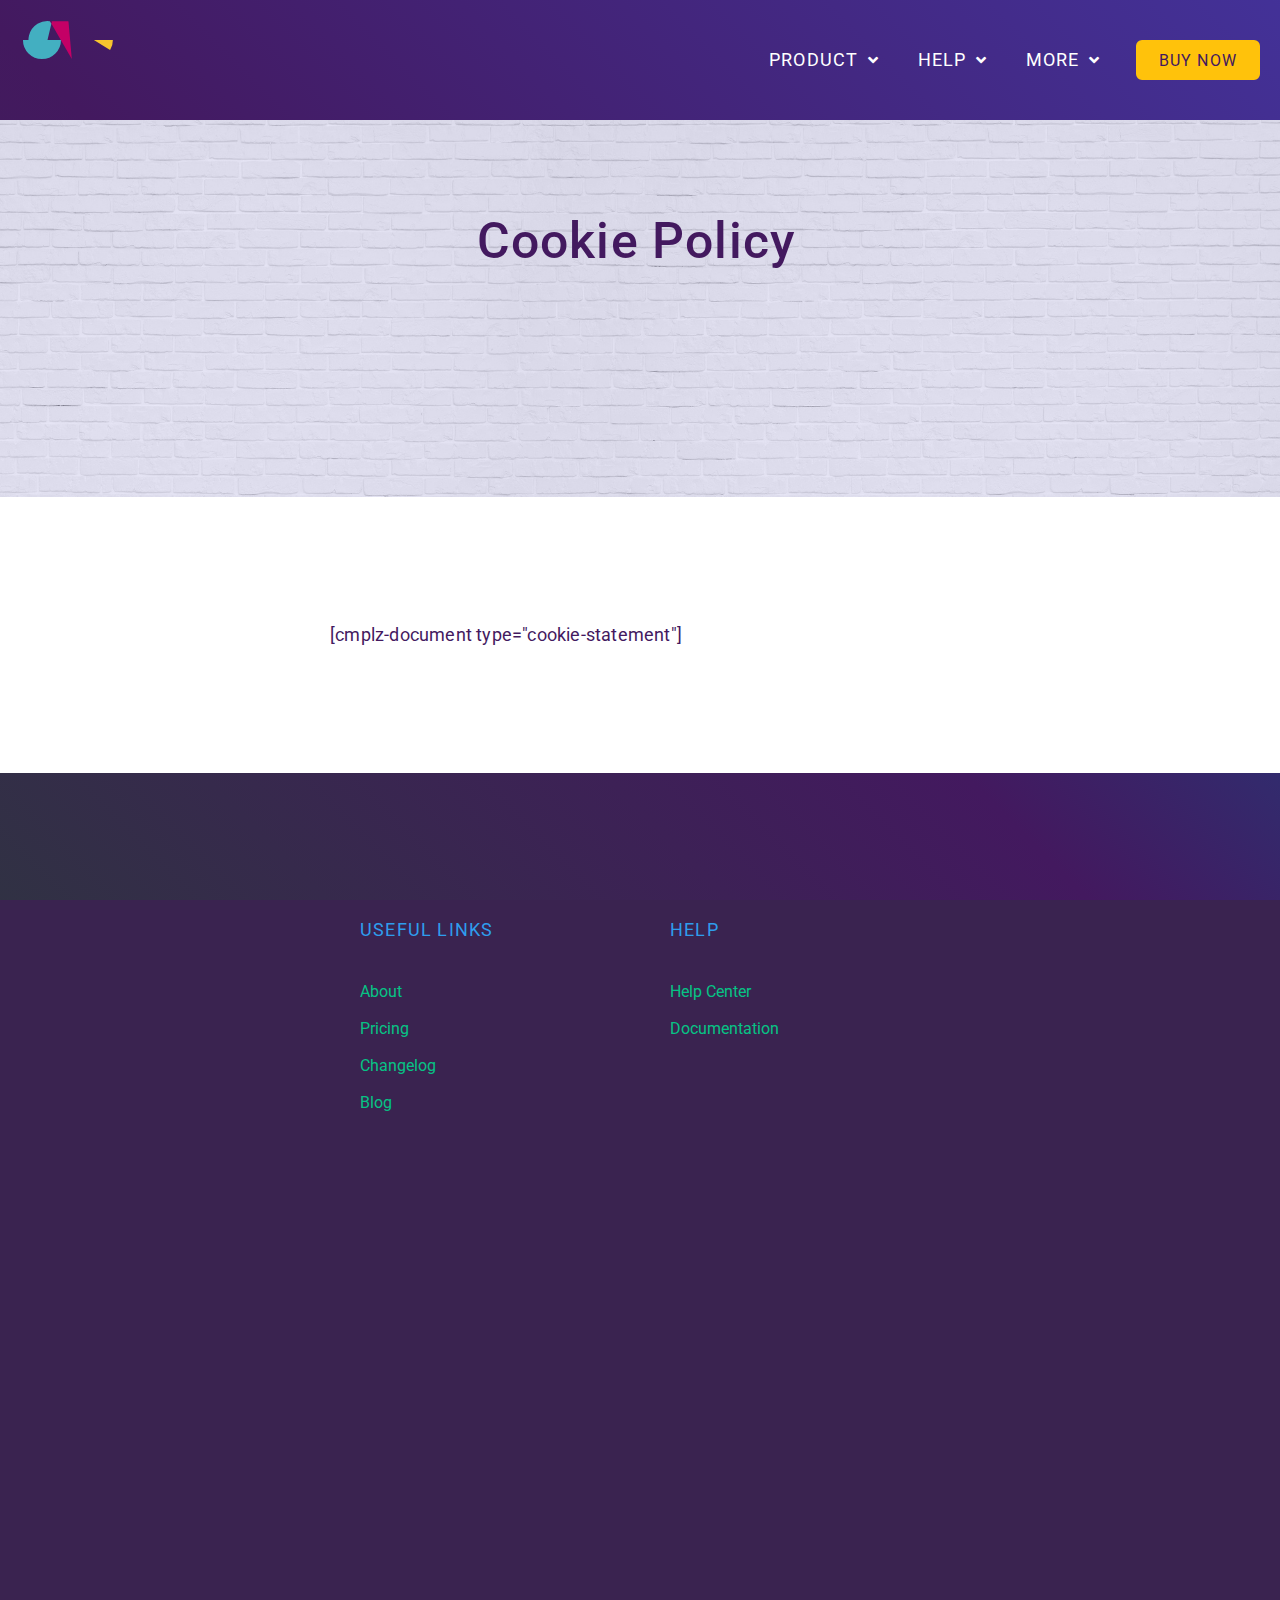
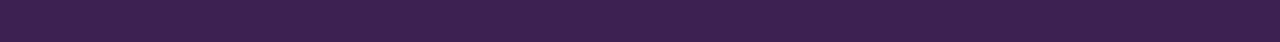
<file: cookie-policy/index.html>
<!DOCTYPE html>
<html lang="en-US">
<head>
<link rel="stylesheet" href="/wp-content/cache/minify/6fef4.default.include.66fb1b.css" media="all">
<meta charset="UTF-8">
<meta name="viewport" content="width=device-width, initial-scale=1">
<link rel="profile" href="https://gmpg.org/xfn/11">
<title>Cookie Policy - SVG Divider for Elementor</title>
<meta name="robots" content="max-image-preview:large">
<meta name="robots" content="max-snippet:-1, max-image-preview:large, max-video-preview:-1">
<link rel="canonical" href="/cookie-policy/">
<meta property="og:locale" content="en_US">
<meta property="og:type" content="article">
<meta property="og:title" content="Cookie Policy - SVG Divider for Elementor">
<meta property="og:description" content="Cookie Policy GO TO PRIVACY POLICY [cmplz-document type=&#8221;cookie-statement&#8221;]">
<meta property="og:url" content="https://svgdivider.net/cookie-policy/">
<meta property="og:site_name" content="SVG Divider for Elementor">
<meta property="fb:app_id" content="177582819993666">
<meta property="og:image" content="https://svgdivider.net/wp-content/uploads/2020/01/og_image.png">
<meta property="og:image:secure_url" content="https://svgdivider.net/wp-content/uploads/2020/01/og_image.png">
<meta property="og:image:width" content="1200">
<meta property="og:image:height" content="630">
<meta name="twitter:card" content="summary_large_image">
<meta name="twitter:description" content="Cookie Policy GO TO PRIVACY POLICY [cmplz-document type=&#8221;cookie-statement&#8221;]">
<meta name="twitter:title" content="Cookie Policy - SVG Divider for Elementor">
<meta name="twitter:image" content="https://svgdivider.net/wp-content/uploads/2020/01/og_image.png"> <script type="application/ld+json" class="yoast-schema-graph yoast-schema-graph--main">{"@context":"https://schema.org","@graph":[{"@type":"WebSite","@id":"https://svgdivider.net/#website","url":"https://svgdivider.net/","name":"SVG Divider for Elementor","potentialAction":{"@type":"SearchAction","target":"https://svgdivider.net/?s={search_term_string}","query-input":"required name=search_term_string"}},{"@type":"WebPage","@id":"https://svgdivider.net/cookie-policy/#webpage","url":"https://svgdivider.net/cookie-policy/","inLanguage":"en-US","name":"Cookie Policy - SVG Divider for Elementor","isPartOf":{"@id":"https://svgdivider.net/#website"},"datePublished":"2020-01-13T11:36:37+00:00","dateModified":"2020-01-22T08:48:09+00:00"}]}</script> <link rel="dns-prefetch" href="//s.w.org">
<link rel="alternate" type="application/rss+xml" title="SVG Divider for Elementor &raquo; Feed" href="/feed/">
<link rel="alternate" type="application/rss+xml" title="SVG Divider for Elementor &raquo; Comments Feed" href="/comments/feed/">
<link rel="stylesheet" id="google-fonts-1-css" href="https://fonts.googleapis.com/css?family=Roboto%3A100%2C100italic%2C200%2C200italic%2C300%2C300italic%2C400%2C400italic%2C500%2C500italic%2C600%2C600italic%2C700%2C700italic%2C800%2C800italic%2C900%2C900italic&#038;ver=5.7.2" type="text/css" media="all"> <script src="/wp-includes/js/jquery/jquery.min.js?ver=3.5.1" id="jquery-core-js"></script> <link rel="https://api.w.org/" href="/wp-json/">
<link rel="alternate" type="application/json" href="/wp-json/wp/v2/pages/6892">
<link rel="EditURI" type="application/rsd+xml" title="RSD" href="/xmlrpc.php?rsd">
<link rel="wlwmanifest" type="application/wlwmanifest+xml" href="/wp-includes/wlwmanifest.xml">
<meta name="generator" content="WordPress 5.7.2">
<link rel="shortlink" href="/?p=6892">
<link rel="alternate" type="application/json+oembed" href="/wp-json/oembed/1.0/embed?url=https%3A%2F%2F%2Fcookie-policy%2F">
<link rel="alternate" type="text/xml+oembed" href="/wp-json/oembed/1.0/embed?url=https%3A%2F%2F%2Fcookie-policy%2F&#038;format=xml"> <script>(function(i,s,o,g,r,a,m){i['GoogleAnalyticsObject']=r;i[r]=i[r]||function(){(i[r].q=i[r].q||[]).push(arguments)},i[r].l=1*new Date();a=s.createElement(o),m=s.getElementsByTagName(o)[0];a.async=1;a.src=g;m.parentNode.insertBefore(a,m)})(window,document,'script','https://www.google-analytics.com/analytics.js','ga');ga('create','UA-125630125-3','auto');ga('send','pageview');</script> <meta name="theme-color" content="#06c385">
<link rel="icon" href="/wp-content/uploads/2019/08/cropped-fav512-32x32.png" sizes="32x32">
<link rel="icon" href="/wp-content/uploads/2019/08/cropped-fav512-192x192.png" sizes="192x192">
<link rel="apple-touch-icon" href="/wp-content/uploads/2019/08/cropped-fav512-180x180.png">
<meta name="msapplication-TileImage" content="https://svgdivider.net/wp-content/uploads/2019/08/cropped-fav512-270x270.png">
</head>
<body class="page-template page-template-elementor_header_footer page page-id-6892 wp-custom-logo elementor-default elementor-template-full-width elementor-page elementor-page-6892">
<div data-elementor-type="header" data-elementor-id="60" class="elementor elementor-60 elementor-location-header" data-elementor-settings="[]"><div class="elementor-inner"><div class="elementor-section-wrap"><section class="elementor-element elementor-element-60b8f17f elementor-section-content-middle elementor-section-height-min-height elementor-section-stretched elementor-section-boxed elementor-section-height-default elementor-section-items-middle elementor-section elementor-top-section" data-id="60b8f17f" data-element_type="section" data-settings="{&quot;background_background&quot;:&quot;classic&quot;,&quot;stretch_section&quot;:&quot;section-stretched&quot;}"><div class="elementor-background-overlay"></div>
<div class="elementor-container elementor-column-gap-no"><div class="elementor-row">
<div class="elementor-element elementor-element-50f3a38f elementor-column elementor-col-50 elementor-top-column" data-id="50f3a38f" data-element_type="column"><div class="elementor-column-wrap  elementor-element-populated"><div class="elementor-widget-wrap"><div class="elementor-element elementor-element-20d26da5 elementor-widget elementor-widget-theme-site-logo elementor-widget-image" data-id="20d26da5" data-element_type="widget" data-widget_type="theme-site-logo.default"><div class="elementor-widget-container"><div class="elementor-image"> <a data-elementor-open-lightbox href="/"> <img src="/wp-content/uploads/2019/12/svg_logo_f.svg" class="attachment-full size-full" alt loading="lazy">		</a>
</div></div></div></div></div></div>
<div class="elementor-element elementor-element-cf9da76 elementor-column elementor-col-50 elementor-top-column" data-id="cf9da76" data-element_type="column"><div class="elementor-column-wrap  elementor-element-populated"><div class="elementor-widget-wrap"><div class="elementor-element elementor-element-37b8cd9 elementor-nav-menu__align-right elementor-nav-menu--dropdown-mobile elementor-nav-menu--stretch elementor-nav-menu--indicator-angle elementor-nav-menu__text-align-aside elementor-nav-menu--toggle elementor-nav-menu--burger elementor-widget elementor-widget-nav-menu" data-id="37b8cd9" data-element_type="widget" data-settings="{&quot;full_width&quot;:&quot;stretch&quot;,&quot;layout&quot;:&quot;horizontal&quot;,&quot;toggle&quot;:&quot;burger&quot;}" data-widget_type="nav-menu.default"><div class="elementor-widget-container">
<nav role="navigation" class="elementor-nav-menu--main elementor-nav-menu__container elementor-nav-menu--layout-horizontal e--pointer-none"><ul id="menu-1-37b8cd9" class="elementor-nav-menu">
<li class="menu-item menu-item-type-custom menu-item-object-custom menu-item-has-children menu-item-40">
<a href="#" class="elementor-item elementor-item-anchor">PRODUCT</a><ul class="sub-menu elementor-nav-menu--dropdown"> <li class="menu-item menu-item-type-post_type menu-item-object-page menu-item-home menu-item-45"><a href="/" class="elementor-sub-item">About</a></li> <li class="menu-item menu-item-type-custom menu-item-object-custom menu-item-home menu-item-3761"><a href="/#pricing" class="elementor-sub-item elementor-item-anchor">Pricing</a></li> <li class="menu-item menu-item-type-post_type menu-item-object-page menu-item-52"><a href="/changelog/" class="elementor-sub-item">Changelog</a></li>
</ul> </li> <li class="menu-item menu-item-type-custom menu-item-object-custom menu-item-has-children menu-item-46">
<a href="#" class="elementor-item elementor-item-anchor">HELP</a><ul class="sub-menu elementor-nav-menu--dropdown"> <li class="menu-item menu-item-type-post_type menu-item-object-page menu-item-2815"><a href="/help-center/" class="elementor-sub-item">Help Center</a></li> <li class="menu-item menu-item-type-post_type menu-item-object-page menu-item-6633"><a href="/documentation/" class="elementor-sub-item">Documentation</a></li>
</ul> </li> <li class="menu-item menu-item-type-custom menu-item-object-custom menu-item-has-children menu-item-51">
<a href="#" class="elementor-item elementor-item-anchor">More</a><ul class="sub-menu elementor-nav-menu--dropdown"> <li class="menu-item menu-item-type-custom menu-item-object-custom menu-item-54"><a href="https://letswp.io/" class="elementor-sub-item">Blog</a></li> <li class="menu-item menu-item-type-custom menu-item-object-custom menu-item-58"><a href="#newsletter" class="elementor-sub-item elementor-item-anchor">Newsletter</a></li>
</ul> </li> <li class="menu-item menu-item-type-custom menu-item-object-custom menu-item-243"><a href="/checkout/#checkout" class="elementor-item elementor-item-anchor">BUY NOW</a></li>
</ul></nav><div class="elementor-menu-toggle" role="button" tabindex="0" aria-label="Menu Toggle" aria-expanded="false"> <i class="eicon-menu-bar" aria-hidden="true"></i> <span class="elementor-screen-only">Menu</span>
</div>
<nav class="elementor-nav-menu--dropdown elementor-nav-menu__container" role="navigation" aria-hidden="true"><ul id="menu-2-37b8cd9" class="elementor-nav-menu">
<li class="menu-item menu-item-type-custom menu-item-object-custom menu-item-has-children menu-item-40">
<a href="#" class="elementor-item elementor-item-anchor">PRODUCT</a><ul class="sub-menu elementor-nav-menu--dropdown"> <li class="menu-item menu-item-type-post_type menu-item-object-page menu-item-home menu-item-45"><a href="/" class="elementor-sub-item">About</a></li> <li class="menu-item menu-item-type-custom menu-item-object-custom menu-item-home menu-item-3761"><a href="/#pricing" class="elementor-sub-item elementor-item-anchor">Pricing</a></li> <li class="menu-item menu-item-type-post_type menu-item-object-page menu-item-52"><a href="/changelog/" class="elementor-sub-item">Changelog</a></li>
</ul> </li> <li class="menu-item menu-item-type-custom menu-item-object-custom menu-item-has-children menu-item-46">
<a href="#" class="elementor-item elementor-item-anchor">HELP</a><ul class="sub-menu elementor-nav-menu--dropdown"> <li class="menu-item menu-item-type-post_type menu-item-object-page menu-item-2815"><a href="/help-center/" class="elementor-sub-item">Help Center</a></li> <li class="menu-item menu-item-type-post_type menu-item-object-page menu-item-6633"><a href="/documentation/" class="elementor-sub-item">Documentation</a></li>
</ul> </li> <li class="menu-item menu-item-type-custom menu-item-object-custom menu-item-has-children menu-item-51">
<a href="#" class="elementor-item elementor-item-anchor">More</a><ul class="sub-menu elementor-nav-menu--dropdown"> <li class="menu-item menu-item-type-custom menu-item-object-custom menu-item-54"><a href="https://letswp.io/" class="elementor-sub-item">Blog</a></li> <li class="menu-item menu-item-type-custom menu-item-object-custom menu-item-58"><a href="#newsletter" class="elementor-sub-item elementor-item-anchor">Newsletter</a></li>
</ul> </li> <li class="menu-item menu-item-type-custom menu-item-object-custom menu-item-243"><a href="/checkout/#checkout" class="elementor-item elementor-item-anchor">BUY NOW</a></li>
</ul></nav>
</div></div></div></div></div>
</div></div></section></div></div></div>
<div data-elementor-type="wp-page" data-elementor-id="6892" class="elementor elementor-6892" data-elementor-settings="[]"><div class="elementor-inner"><div class="elementor-section-wrap">
<section class="elementor-element elementor-element-f2e0e30 elementor-section-height-min-height elementor-section-boxed elementor-section-height-default elementor-section-items-middle elementor-section elementor-top-section" data-id="f2e0e30" data-element_type="section" data-settings="{&quot;background_background&quot;:&quot;classic&quot;}"><div class="elementor-container elementor-column-gap-default"><div class="elementor-row"><div class="elementor-element elementor-element-f604451 elementor-column elementor-col-100 elementor-top-column" data-id="f604451" data-element_type="column"><div class="elementor-column-wrap"><div class="elementor-widget-wrap"></div></div></div></div></div></section><section class="elementor-element elementor-element-10e3972 elementor-section-boxed elementor-section-height-default elementor-section-height-default elementor-section elementor-top-section" data-id="10e3972" data-element_type="section" data-settings="{&quot;background_background&quot;:&quot;classic&quot;}"><div class="elementor-container elementor-column-gap-default"><div class="elementor-row">
<div class="elementor-element elementor-element-b7bb556 elementor-column elementor-col-33 elementor-top-column" data-id="b7bb556" data-element_type="column"><div class="elementor-column-wrap"><div class="elementor-widget-wrap"></div></div></div>
<div class="elementor-element elementor-element-a24cfc0 elementor-column elementor-col-33 elementor-top-column" data-id="a24cfc0" data-element_type="column"><div class="elementor-column-wrap  elementor-element-populated"><div class="elementor-widget-wrap">
<div class="elementor-element elementor-element-297b087 animated-fast elementor-invisible elementor-widget elementor-widget-heading" data-id="297b087" data-element_type="widget" data-settings="{&quot;_animation&quot;:&quot;fadeIn&quot;}" data-widget_type="heading.default"><div class="elementor-widget-container"><h2 class="elementor-heading-title elementor-size-default">Cookie Policy</h2></div></div>
<div class="elementor-element elementor-element-321b916 elementor-sde-scale-the-svg elementor-sde-flip-off elementor-widget elementor-widget-svg-divider-for-elementor" data-id="321b916" data-element_type="widget" data-widget_type="svg-divider-for-elementor.default"><div class="elementor-widget-container">
<div class="sde-wrapper sde-drawn sde-321b916 sde-cropping-allow"><div class="sde svg-divider-for-elementor"><svg preserveaspectratio="xMidYMid slice" class="sde-divider-svg sde-glitter-on sde-animation-loop" data-animation-class="sde-sb-02" data-animation-delay="200" style="opacity:0;" xmlns="http://www.w3.org/2000/svg" width="960" height="20" viewbox="0 0 960 20"><g class="sde-primary-group"><path fill="none" stroke="#6e7881" stroke-linecap="round" stroke-linejoin="round" stroke-width="3" d="M1.5 4.5c28.117 0 28.117 10 56.233 10s28.118-10 56.235-10 28.115 10 56.23 10 28.117-10 56.233-10 28.115 10 56.23 10 28.116-10 56.232-10 28.116 10 56.233 10 28.117-10 56.235-10 28.118 10 56.237 10 28.118-10 56.235-10 28.119 10 56.237 10 28.118-10 56.235-10 28.117 10 56.235 10 28.118-10 56.237-10 28.118 10 56.236 10 28.122-10 56.243-10 28.122 10 56.244 10"></path></g><g fill="none" stroke="#6e7881" stroke-linecap="round" stroke-linejoin="round" stroke-width="2" class="sde-glitter-group"><path d="M904.749 14.459a3.5 3.5 0 11-3.5-3.5 3.5 3.5 0 013.5 3.5z"></path><path d="M848.437 4.5a3.5 3.5 0 11-3.5-3.5 3.5 3.5 0 013.5 3.5z"></path><path d="M792.248 14.48a3.5 3.5 0 11-3.5-3.5 3.5 3.5 0 013.5 3.5z"></path><path d="M735.935 4.52a3.5 3.5 0 11-3.5-3.5 3.5 3.5 0 013.5 3.5z"></path><path d="M679.805 14.47a3.5 3.5 0 11-3.5-3.5 3.5 3.5 0 013.5 3.5z"></path><path d="M623.553 4.51a3.5 3.5 0 11-3.5-3.5 3.5 3.5 0 013.5 3.5z"></path><path d="M567.374 14.49a3.5 3.5 0 11-3.5-3.5 3.5 3.5 0 013.5 3.5z"></path><path d="M511.062 4.53a3.5 3.5 0 11-3.5-3.5 3.5 3.5 0 013.5 3.5z"></path><path d="M454.873 14.51a3.5 3.5 0 11-3.5-3.5 3.5 3.5 0 013.5 3.5z"></path><path d="M398.624 4.55a3.5 3.5 0 11-3.5-3.5 3.5 3.5 0 013.5 3.5z"></path><path d="M342.416 14.5a3.5 3.5 0 11-3.5-3.5 3.5 3.5 0 013.5 3.5z"></path><path d="M286.166 4.541a3.5 3.5 0 11-3.5-3.5 3.5 3.5 0 013.5 3.5z"></path><path d="M229.979 14.52a3.5 3.5 0 11-3.5-3.5 3.5 3.5 0 013.5 3.5z"></path><path d="M173.781 4.561a3.5 3.5 0 11-3.5-3.5 3.5 3.5 0 013.5 3.5z"></path><path d="M117.437 14.52a3.5 3.5 0 11-3.5-3.5 3.5 3.5 0 013.5 3.5z"></path><path d="M61.187 4.561a3.5 3.5 0 11-3.5-3.5 3.5 3.5 0 013.5 3.5z"></path></g></svg></div></div>
<style>.sde-321b916 .sde-sb-02 .sde-glitter-group :nth-child(5n+1){animation:sde-reveal 320ms linear 800ms forwards,sde-flicker 600ms linear 1173ms alternate infinite}.sde-321b916 .sde-sb-02 .sde-glitter-group :nth-child(5n+2){animation:sde-reveal 320ms linear 907ms forwards,sde-flicker 700ms linear 1280ms alternate infinite}.sde-321b916 .sde-sb-02 .sde-glitter-group :nth-child(5n+3){animation:sde-reveal 320ms linear 1013ms forwards,sde-flicker 800ms linear 1387ms alternate infinite}.sde-321b916 .sde-sb-02 .sde-glitter-group :nth-child(5n+4){animation:sde-reveal 320ms linear 1120ms forwards,sde-flicker 900ms linear 1493ms alternate infinite}.sde-321b916 .sde-sb-02 .sde-glitter-group :nth-child(5n+5){animation:sde-reveal 320ms linear 1227ms forwards,sde-flicker 1000ms linear 1600ms alternate infinite}.sde-321b916 .sde-sb-02 .sde-glitter-group :nth-child(5n+6){animation:sde-reveal 320ms linear 1333ms forwards,sde-flicker 1100ms linear 1707ms alternate infinite}.sde-321b916 .sde-sb-02 g.sde-primary-group path{stroke-dasharray:978;stroke-dashoffset:978;animation:sde-draw 1600ms ease-in-out forwards}.sde-321b916 .sde-sb-02 g.sde-glitter-group path{stroke-dasharray:22;stroke-dashoffset:22}.sde-321b916 .sde{height:15px}.elementor-sde-old-browser-bypass .sde-321b916 .sde svg{transform:scale(0.733)}.elementor-sde-old-browser-bypass .sde-321b916 .sde{padding:1px 0}@media(max-width:1024px){.sde-321b916 .sde{height:15px}.elementor-sde-old-browser-bypass .sde-321b916 .sde svg{transform:scale(0.74)}.elementor-sde-old-browser-bypass .sde-321b916 .sde{padding:1px 0}}@media(max-width:767px){.sde-321b916 .sde{height:15px}.elementor-sde-old-browser-bypass .sde-321b916 .sde svg{transform:scale(0.772)}.elementor-sde-old-browser-bypass .sde-321b916 .sde{padding:1px 0}}</style>
</div></div>
<div class="elementor-element elementor-element-dcbb1b0 elementor-align-center animated-fast elementor-invisible elementor-widget elementor-widget-button" data-id="dcbb1b0" data-element_type="widget" data-settings="{&quot;_animation&quot;:&quot;fadeIn&quot;,&quot;_animation_delay&quot;:1400}" data-widget_type="button.default"><div class="elementor-widget-container"><div class="elementor-button-wrapper"> <a href="/privacy-policy" class="elementor-button-link elementor-button elementor-size-xs" role="button"> <span class="elementor-button-content-wrapper"> <span class="elementor-button-text">GO TO PRIVACY POLICY</span> </span> </a>
</div></div></div>
</div></div></div>
<div class="elementor-element elementor-element-8480b20 elementor-column elementor-col-33 elementor-top-column" data-id="8480b20" data-element_type="column"><div class="elementor-column-wrap"><div class="elementor-widget-wrap"></div></div></div>
</div></div></section><section class="elementor-element elementor-element-5a46a53 elementor-section-boxed elementor-section-height-default elementor-section-height-default elementor-section elementor-top-section" data-id="5a46a53" data-element_type="section" data-settings="{&quot;background_background&quot;:&quot;classic&quot;}"><div class="elementor-container elementor-column-gap-default"><div class="elementor-row">
<div class="elementor-element elementor-element-e5d6b8a elementor-column elementor-col-33 elementor-top-column" data-id="e5d6b8a" data-element_type="column"><div class="elementor-column-wrap"><div class="elementor-widget-wrap"></div></div></div>
<div class="elementor-element elementor-element-0ee70ad elementor-column elementor-col-33 elementor-top-column" data-id="0ee70ad" data-element_type="column"><div class="elementor-column-wrap  elementor-element-populated"><div class="elementor-widget-wrap"><div class="elementor-element elementor-element-a649525 elementor-widget elementor-widget-shortcode" data-id="a649525" data-element_type="widget" data-widget_type="shortcode.default"><div class="elementor-widget-container"><div class="elementor-shortcode">[cmplz-document type="cookie-statement"]</div></div></div></div></div></div>
<div class="elementor-element elementor-element-afcaf27 elementor-column elementor-col-33 elementor-top-column" data-id="afcaf27" data-element_type="column"><div class="elementor-column-wrap"><div class="elementor-widget-wrap"></div></div></div>
</div></div></section>
</div></div></div>
<div data-elementor-type="footer" data-elementor-id="148" class="elementor elementor-148 elementor-location-footer" data-elementor-settings="[]"><div class="elementor-inner"><div class="elementor-section-wrap"><section class="elementor-element elementor-element-5db5e81 elementor-section-boxed elementor-section-height-default elementor-section-height-default elementor-section elementor-top-section" data-id="5db5e81" data-element_type="section" data-settings="{&quot;background_background&quot;:&quot;classic&quot;}"><div class="elementor-container elementor-column-gap-default"><div class="elementor-row"><div class="elementor-element elementor-element-7ffe1fd elementor-column elementor-col-100 elementor-top-column" data-id="7ffe1fd" data-element_type="column"><div class="elementor-column-wrap  elementor-element-populated"><div class="elementor-widget-wrap">
<section class="elementor-element elementor-element-9245276 elementor-section-full_width elementor-section-height-default elementor-section-height-default elementor-section elementor-inner-section" data-id="9245276" data-element_type="section" id="newsletter"><div class="elementor-container elementor-column-gap-default"><div class="elementor-row">
<div class="elementor-element elementor-element-1fc32b6 elementor-column elementor-col-50 elementor-inner-column" data-id="1fc32b6" data-element_type="column"><div class="elementor-column-wrap  elementor-element-populated"><div class="elementor-widget-wrap">
<div class="elementor-element elementor-element-2bd8fbf elementor-widget elementor-widget-heading" data-id="2bd8fbf" data-element_type="widget" data-widget_type="heading.default"><div class="elementor-widget-container"><h3 class="elementor-heading-title elementor-size-default">USEFUL LINKS</h3></div></div>
<div class="elementor-element elementor-element-d04b15c elementor-mobile-align-center elementor-icon-list--layout-traditional elementor-widget elementor-widget-icon-list" data-id="d04b15c" data-element_type="widget" data-widget_type="icon-list.default"><div class="elementor-widget-container"><ul class="elementor-icon-list-items"> <li class="elementor-icon-list-item"> <a href="/about">		<span class="elementor-icon-list-text">About</span> </a> </li> <li class="elementor-icon-list-item"> <a href="/#pricing">		<span class="elementor-icon-list-text">Pricing</span> </a> </li> <li class="elementor-icon-list-item"> <a href="/changelog">		<span class="elementor-icon-list-text">Changelog</span> </a> </li> <li class="elementor-icon-list-item"> <a href="https://letswp.io/">		<span class="elementor-icon-list-text">Blog</span> </a> </li>
</ul></div></div>
</div></div></div>
<div class="elementor-element elementor-element-1acb99c elementor-column elementor-col-50 elementor-inner-column" data-id="1acb99c" data-element_type="column"><div class="elementor-column-wrap  elementor-element-populated"><div class="elementor-widget-wrap">
<div class="elementor-element elementor-element-c65f5c1 elementor-widget elementor-widget-heading" data-id="c65f5c1" data-element_type="widget" data-widget_type="heading.default"><div class="elementor-widget-container"><h3 class="elementor-heading-title elementor-size-default">HELP</h3></div></div>
<div class="elementor-element elementor-element-79e5574 elementor-mobile-align-center elementor-align-left elementor-icon-list--layout-traditional elementor-widget elementor-widget-icon-list" data-id="79e5574" data-element_type="widget" data-widget_type="icon-list.default"><div class="elementor-widget-container"><ul class="elementor-icon-list-items"> <li class="elementor-icon-list-item"> <a href="/help-center/">		<span class="elementor-icon-list-text">Help Center</span> </a> </li> <li class="elementor-icon-list-item"> <a href="/documentation/">		<span class="elementor-icon-list-text">Documentation</span> </a> </li>
</ul></div></div>
</div></div></div>
</div></div></section><div class="elementor-element elementor-element-5bb041b elementor-sde-scale-the-svg elementor-sde-flip-off elementor-widget elementor-widget-svg-divider-for-elementor" data-id="5bb041b" data-element_type="widget" data-widget_type="svg-divider-for-elementor.default"><div class="elementor-widget-container">
<div class="sde-wrapper sde-drawn sde-5bb041b sde-cropping-allow"><div class="sde svg-divider-for-elementor"><svg preserveaspectratio="xMidYMid slice" class="sde-divider-svg sde-glitter-on sde-animation-loop" data-animation-class="sde-sc-28" style="opacity:0;" xmlns="http://www.w3.org/2000/svg" width="960" height="94" viewbox="0 0 960 94"><g fill="none" stroke="#6e7881" stroke-linecap="round" stroke-linejoin="round" stroke-width="2" class="sde-glitter-group"><path stroke-dasharray="0 5.72" d="M607.073 70.433q9.092-2.421 18.1-5.174 10.179-3.091 20.142-6.855"></path><path stroke-dasharray="0 5.77" d="M568.355 79.053q4.743-.871 9.45-1.824 8.807-1.774 17.547-3.849 3.476-.82 6.934-1.7"></path><path stroke-dasharray="0 6.01" d="M514.648 85.486a384.339 384.339 0 0047.761-5.377"></path><path d="M447.19 23.273a4 4 0 103.38-4.535 4 4 0 00-3.38 4.535z"></path><circle cx="427.553" cy="39.847" r="4"></circle><path stroke-dasharray="0 5.72" d="M351.926 70.433q-9.091-2.421-18.095-5.174-10.179-3.091-20.141-6.859"></path><path stroke-dasharray="0 5.77" d="M390.644 79.053q-4.743-.871-9.45-1.824-8.807-1.774-17.547-3.849-3.476-.82-6.934-1.7"></path><path stroke-dasharray="0 6.01" d="M444.351 85.486a384.339 384.339 0 01-47.761-5.377"></path><path d="M511.81 23.273a4 4 0 11-3.381-4.535 4 4 0 013.381 4.535z"></path><circle cx="531.446" cy="39.847" r="4"></circle><path d="M670.023 45.033A4.275 4.275 0 11668 39.338a4.274 4.274 0 012.023 5.695z"></path><path d="M693.3 40.494c88.3-28.357 132.96-8.826 205.541 3.47"></path><path d="M265.7 40.494c-88.3-28.357-132.96-8.826-205.541 3.47"></path><path d="M288.977 45.037a4.275 4.275 0 102.028-5.695 4.274 4.274 0 00-2.028 5.695z"></path></g><g fill="none" stroke="#6e7881" stroke-linecap="round" stroke-linejoin="round" stroke-width="3" class="sde-primary-group"><path d="M479.5 73.774c11.416-6.468 19.3-20.218 19.3-36.137S490.916 7.969 479.5 1.5c-11.418 6.469-19.3 20.218-19.3 36.137s7.882 29.669 19.3 36.137z"></path><path d="M479.5 73.774c7.213-4.265 12.2-13.334 12.2-23.827s-4.984-19.563-12.2-23.828c-7.215 4.265-12.195 13.332-12.195 23.828s4.98 19.562 12.195 23.827z"></path><path d="M479.5 73.774c4.01-2.433 6.775-7.6 6.775-13.586S483.51 49.031 479.5 46.6c-4.01 2.43-6.775 7.6-6.775 13.587s2.765 11.154 6.775 13.587z"></path><path d="M479.498 73.774h.002l-.002-.001v.001z"></path><path d="M479.5 73.774c8.195.891 18.965-3.622 27.807-12.464S520.66 41.7 519.77 33.5c-6.2-.675-13.86 1.744-21.055 6.783"></path><path d="M515.252 50.994c7-.578 13.307.6 17.764 3.3-2.655 7.8-11.3 15.659-23.047 19.936s-23.42 3.814-30.469-.456h0"></path><path d="M479.5 73.774h0v-.001.001z"></path><path d="M479.5 73.774c-8.195.891-18.967-3.622-27.809-12.464S438.338 41.7 439.229 33.5c6.2-.675 13.861 1.744 21.054 6.783"></path><path d="M479.5 73.774h0c-7.051 4.27-18.719 4.732-30.469.456s-20.392-12.13-23.047-19.936c4.456-2.7 10.758-3.878 17.762-3.3"></path><path d="M528.422 43.323c-1.783 2.542-7.807 6.672-13.17 7.671"></path><path d="M506.49 27.172c-.318 3.09-3.564 9.631-7.76 13.116"></path><path d="M487.527 76.685c0 6.207-3.593 11.239-8.027 11.239s-8.027-5.032-8.027-11.239"></path><path d="M487.527 77.685s.35.845 1.055 2.161a23.337 23.337 0 001.358 2.212c2.974 4.335 7.087 8.157 12.2 9.727 3.7 1.139 10.6 1.411 12.443-3.016 1.836-4.4-5.32-5.455-8.1-5.838-4.166-.575-8.243-.838-12.276-2.163a33.3 33.3 0 01-3.344-1.3 25.812 25.812 0 01-3.332-1.785"></path><path d="M487.527 76.71c4.283 1.138 9.26 1.263 13.672 1.591a113.655 113.655 0 0013.449.185c21.139-.939 42.432-4.077 63.157-8.257q8.807-1.774 17.547-3.849c10.035-2.366 19.951-5.126 29.816-8.121 10.264-3.116 23.2-7.819 33.064-12.033"></path><path d="M521.639 68.162c10.961 7.871 27.078 8.822 40.031 4.416 7.055-2.4 14.291-6.2 19.754-11.335 5.355-5.029 9.141-12.809 2.742-19.209a9.12 9.12 0 00-12.9 0 7.3 7.3 0 000 10.318 5.833 5.833 0 008.254 0 4.669 4.669 0 000-6.6"></path><path d="M550.082 58.486a7.682 7.682 0 00-5.924 3.807c-1.127 2.138-1.107 4.9-.119 7.87A9.275 9.275 0 00547.7 69a6.531 6.531 0 002.4-2.612c1.125-2.188 1.027-4.958-.018-7.902z"></path><path d="M572.707 87.012c-.213-3.118-1.283-5.681-3.221-7.228s-4.457-1.829-7.218-1.12c.154 3.111 1.162 5.731 3.1 7.267s4.532 1.837 7.339 1.081z"></path><path d="M613.287 78.309c-.488-3.088-1.779-5.544-3.842-6.907s-4.591-1.4-7.293-.51c.436 3.091 1.664 5.583 3.741 6.994s4.666 1.425 7.394.423z"></path><path d="M614.725 45.2c-2.662.514-4.76 1.791-5.787 4s-.893 4.972.224 7.888c2.758-.473 4.887-1.809 5.922-4.01s.799-4.996-.359-7.878z"></path><path d="M674.09 40.17c124.35-46.363 164.916-3.629 283.41 3.666"></path><path d="M471.473 77.675s-.35.844-1.055 2.16a23.337 23.337 0 01-1.358 2.212c-2.974 4.336-7.087 8.157-12.2 9.727-3.7 1.139-10.595 1.411-12.443-3.015-1.836-4.4 5.32-5.455 8.1-5.839 4.166-.574 8.242-.838 12.275-2.162a33.311 33.311 0 003.344-1.3 25.929 25.929 0 003.332-1.784"></path><path d="M437.361 68.151c-10.961 7.871-27.078 8.823-40.031 4.416-7.055-2.4-14.291-6.2-19.754-11.335-5.355-5.029-9.141-12.809-2.742-19.209a9.12 9.12 0 0112.9 0 7.3 7.3 0 010 10.319 5.834 5.834 0 01-8.253 0 4.668 4.668 0 010-6.6"></path><path d="M408.918 58.476a7.681 7.681 0 015.924 3.806c1.127 2.138 1.107 4.9.119 7.87a9.275 9.275 0 01-3.664-1.161 6.525 6.525 0 01-2.4-2.612c-1.122-2.191-1.024-4.96.021-7.903z"></path><path d="M386.293 87c.213-3.117 1.283-5.681 3.221-7.228s4.457-1.829 7.218-1.12c-.154 3.112-1.162 5.732-3.1 7.267s-4.527 1.839-7.339 1.081z"></path><path d="M345.713 78.3c.488-3.088 1.779-5.544 3.842-6.906s4.592-1.4 7.293-.511c-.436 3.092-1.664 5.583-3.741 6.994s-4.666 1.423-7.394.423z"></path><path d="M344.275 45.19c2.663.514 4.76 1.791 5.788 4s.892 4.972-.225 7.888c-2.758-.473-4.887-1.809-5.922-4.01s-.799-4.997.359-7.878z"></path><path d="M430.578 43.318c1.783 2.542 7.807 6.672 13.17 7.671"></path><path d="M452.51 27.167c.318 3.09 3.564 9.631 7.76 13.116"></path><path d="M471.473 76.714c-4.283 1.137-9.26 1.262-13.672 1.591a113.655 113.655 0 01-13.449.185c-21.139-.939-42.432-4.077-63.157-8.257q-8.806-1.775-17.547-3.849c-10.035-2.366-19.951-5.126-29.816-8.121-10.264-3.117-23.2-7.819-33.064-12.033"></path><path d="M284.91 40.174C160.56-6.19 119.994 36.545 1.5 43.84"></path><path d="M278.969 39.989a15.229 15.229 0 015.941.185 15.028 15.028 0 01-4.555-3.816c-2.552-3.134-3.738-6.937-3.1-9.934a2.4 2.4 0 012.332-1.895c3.062-.021 6.547 1.922 9.1 5.056a15.181 15.181 0 012.8 5.24 15.2 15.2 0 011.025-5.859c1.445-3.777 4.144-6.706 7.056-7.647a2.389 2.389 0 011.594.042 2.439 2.439 0 011.224 1.034c1.543 2.639 1.6 6.624.167 10.4a15.323 15.323 0 01-3.132 5.052 15.07 15.07 0 015.581-2.04c3.991-.638 7.88.235 10.149 2.289a2.365 2.365 0 01.764 1.4 2.438 2.438 0 01-.285 1.578c-1.514 2.656-4.939 4.7-8.928 5.343a15.23 15.23 0 01-5.941-.185 15.085 15.085 0 014.556 3.817c2.553 3.136 3.739 6.938 3.1 9.932a2.4 2.4 0 01-2.334 1.9c-3.062.021-6.546-1.92-9.1-5.054a15.242 15.242 0 01-2.8-5.241 15.163 15.163 0 01-1.026 5.859c-1.444 3.776-4.144 6.705-7.056 7.647a2.4 2.4 0 01-1.594-.042 2.43 2.43 0 01-1.222-1.032c-1.545-2.641-1.6-6.625-.166-10.4a15.307 15.307 0 013.13-5.053 15.108 15.108 0 01-5.579 2.035c-3.992.635-7.879-.238-10.15-2.291a2.382 2.382 0 01-.763-1.4 2.45 2.45 0 01.284-1.578c1.514-2.653 4.939-4.702 8.928-5.342z"></path><path d="M680.033 39.985a15.229 15.229 0 00-5.941.185 15.028 15.028 0 004.555-3.816c2.552-3.134 3.738-6.937 3.1-9.934a2.355 2.355 0 00-.831-1.356 2.38 2.38 0 00-1.5-.539c-3.062-.021-6.547 1.922-9.1 5.056a15.181 15.181 0 00-2.8 5.24 15.2 15.2 0 00-1.025-5.859c-1.445-3.777-4.144-6.706-7.056-7.647a2.4 2.4 0 00-1.594.042 2.436 2.436 0 00-1.224 1.035c-1.544 2.638-1.6 6.624-.167 10.4a15.323 15.323 0 003.132 5.052 15.088 15.088 0 00-5.581-2.04c-3.991-.638-7.88.235-10.149 2.289a2.365 2.365 0 00-.764 1.4 2.438 2.438 0 00.285 1.578c1.514 2.657 4.939 4.7 8.928 5.343a15.23 15.23 0 005.941-.185 15.1 15.1 0 00-4.556 3.817c-2.553 3.136-3.738 6.938-3.1 9.933a2.4 2.4 0 002.334 1.9c3.062.022 6.546-1.92 9.1-5.054a15.222 15.222 0 002.8-5.241 15.183 15.183 0 001.027 5.859c1.444 3.776 4.144 6.706 7.056 7.647a2.412 2.412 0 002.816-1.074c1.545-2.641 1.6-6.625.166-10.4a15.307 15.307 0 00-3.13-5.053 15.108 15.108 0 005.581 2.043c3.992.635 7.879-.238 10.15-2.291a2.382 2.382 0 00.763-1.4 2.45 2.45 0 00-.284-1.578c-1.518-2.663-4.943-4.712-8.932-5.352z"></path><path d="M694.3 33.177a38.155 38.155 0 005.185-2.067 43.455 43.455 0 0014.293-10.789c3.683-4.45 5.87-10.892.248-15.254a7.169 7.169 0 00-10.062 1.27 5.738 5.738 0 001.016 8.05 4.589 4.589 0 006.439-.814 3.673 3.673 0 00-.651-5.153"></path><path d="M264.705 33.176a38.155 38.155 0 01-5.185-2.067 43.455 43.455 0 01-14.293-10.789c-3.683-4.45-5.87-10.892-.248-15.254a7.169 7.169 0 0110.062 1.27 5.738 5.738 0 01-1.016 8.05 4.589 4.589 0 01-6.439-.814 3.673 3.673 0 01.651-5.153"></path></g></svg></div></div>
<style>.sde-5bb041b .sde-sc-28 .sde-glitter-group :nth-child(5n+1){animation:sde-reveal 600ms linear 1500ms forwards,sde-flicker 600ms linear 2200ms alternate infinite}.sde-5bb041b .sde-sc-28 .sde-glitter-group :nth-child(5n+2){animation:sde-reveal 600ms linear 1700ms forwards,sde-flicker 700ms linear 2400ms alternate infinite}.sde-5bb041b .sde-sc-28 .sde-glitter-group :nth-child(5n+3){animation:sde-reveal 600ms linear 1900ms forwards,sde-flicker 800ms linear 2600ms alternate infinite}.sde-5bb041b .sde-sc-28 .sde-glitter-group :nth-child(5n+4){animation:sde-reveal 600ms linear 2100ms forwards,sde-flicker 900ms linear 2800ms alternate infinite}.sde-5bb041b .sde-sc-28 .sde-glitter-group :nth-child(5n+5){animation:sde-reveal 600ms linear 2300ms forwards,sde-flicker 1000ms linear 3000ms alternate infinite}.sde-5bb041b .sde-sc-28 .sde-glitter-group :nth-child(5n+6){animation:sde-reveal 600ms linear 2500ms forwards,sde-flicker 1100ms linear 3200ms alternate infinite}.sde-5bb041b .sde-sc-28 .sde-primary-group path:nth-of-type(3){animation:sde-sc-28-petal-1 800ms ease-in-out forwards}@keyframes sde-sc-28-petal-1{0%{stroke-dasharray:0 64}20%{opacity:1}100%{stroke-dasharray:32 0;opacity:1}}.sde-5bb041b .sde-sc-28 .sde-primary-group path:nth-of-type(2){animation:sde-sc-28-petal-2 1000ms ease-in-out forwards}@keyframes sde-sc-28-petal-2{0%{stroke-dasharray:0 112}20%{opacity:1}100%{stroke-dasharray:56 0;opacity:1}}.sde-5bb041b .sde-sc-28 .sde-primary-group path:nth-of-type(1){animation:sde-sc-28-petal-3 1200ms ease-in-out forwards}@keyframes sde-sc-28-petal-3{0%{stroke-dasharray:0 172}20%{opacity:1}100%{stroke-dasharray:86 0;opacity:1}}.sde-5bb041b .sde-sc-28 .sde-primary-group path:nth-of-type(5),.sde-5bb041b .sde-sc-28 .sde-primary-group path:nth-of-type(8){animation:sde-sc-28-petal-4 1400ms ease-in-out forwards}@keyframes sde-sc-28-petal-4{0%{stroke-dasharray:0 120}20%{opacity:1}100%{stroke-dasharray:63 0;opacity:1}}.sde-5bb041b .sde-sc-28 .sde-primary-group path:nth-of-type(9){animation:sde-sc-28-petal-5-l 1500ms ease-in-out forwards}@keyframes sde-sc-28-petal-5-l{0%{stroke-dasharray:0 123}20%{opacity:1}100%{stroke-dasharray:63 0;opacity:1}}.sde-5bb041b .sde-sc-28 .sde-primary-group path:nth-of-type(6){animation:sde-sc-28-petal-5-r 1500ms ease-in-out forwards}@keyframes sde-sc-28-petal-5-r{0%{stroke-dasharray:0 123;stroke-dashoffset:41}20%{opacity:1}100%{stroke-dasharray:100 0;stroke-dashoffset:82;opacity:1}}.sde-5bb041b .sde-sc-28 .sde-primary-group path:nth-of-type(10),.sde-5bb041b .sde-sc-28 .sde-primary-group path:nth-of-type(11),.sde-5bb041b .sde-sc-28 .sde-primary-group path:nth-of-type(27),.sde-5bb041b .sde-sc-28 .sde-primary-group path:nth-of-type(28){stroke-dasharray:16;animation:sde-sc-28-continued-16 1500ms ease-out 900ms forwards}@keyframes sde-sc-28-continued-16{0%{opacity:0;stroke-dashoffset:16}5%{opacity:1}100%{stroke-dashoffset:32;opacity:1}}.sde-5bb041b .sde-sc-28 .sde-primary-group path:nth-of-type(4),.sde-5bb041b .sde-sc-28 .sde-primary-group path:nth-of-type(7){display:none}.sde-5bb041b .sde-sc-28 .sde-primary-group path:nth-of-type(13),.sde-5bb041b .sde-sc-28 .sde-primary-group path:nth-of-type(21){animation:sde-sc-28-slip 1500ms ease-in-out 300ms forwards}@keyframes sde-sc-28-slip{0%{stroke-dasharray:0 67}20%{opacity:1}100%{stroke-dasharray:38 0;opacity:1}}.sde-5bb041b .sde-sc-28 .sde-primary-group path:nth-of-type(12){animation:sde-sc-28-bottom 1200ms ease-in-out 300ms forwards}@keyframes sde-sc-28-bottom{0%{stroke-dasharray:0 31}20%{opacity:1}100%{stroke-dasharray:15.5 0;opacity:1}}.sde-5bb041b .sde-sc-28 .sde-primary-group path:nth-of-type(15),.sde-5bb041b .sde-sc-28 .sde-primary-group path:nth-of-type(22){stroke-dasharray:129;stroke-dashoffset:129;animation:sde-draw 1200ms ease-out 923ms forwards}.sde-5bb041b .sde-sc-28 .sde-primary-group path:nth-of-type(14),.sde-5bb041b .sde-sc-28 .sde-primary-group path:nth-of-type(29){stroke-dasharray:176;stroke-dashoffset:176;animation:sde-draw 1400ms ease-in 325ms forwards}.sde-5bb041b .sde-sc-28 .sde-primary-group path:nth-of-type(20),.sde-5bb041b .sde-sc-28 .sde-primary-group path:nth-of-type(30){stroke-dasharray:289;stroke-dashoffset:289;animation:sde-continued 1275ms cubic-bezier(.1,0,.6,1) 1725ms forwards}.sde-5bb041b .sde-sc-28 .sde-primary-group path:nth-of-type(31),.sde-5bb041b .sde-sc-28 .sde-primary-group path:nth-of-type(32){animation:sde-sc-28-six 1350ms ease-in-out 1650ms forwards}@keyframes sde-sc-28-six{0%{stroke-dasharray:0 36;stroke-dashoffset:29}20%{opacity:1}100%{stroke-dasharray:36 0;stroke-dashoffset:48;opacity:1}}.sde-5bb041b .sde-sc-28 .sde-primary-group path:nth-of-type(33),.sde-5bb041b .sde-sc-28 .sde-primary-group path:nth-of-type(34){stroke-dasharray:75;stroke-dashoffset:75;animation:sde-continued 1240ms ease-out 1840ms forwards}.sde-5bb041b .sde-sc-28 .sde-primary-group path:nth-of-type(16),.sde-5bb041b .sde-sc-28 .sde-primary-group path:nth-of-type(23){animation:sde-sc-28-petal 600ms ease-in-out 1000ms forwards}.sde-5bb041b .sde-sc-28 .sde-primary-group path:nth-of-type(17),.sde-5bb041b .sde-sc-28 .sde-primary-group path:nth-of-type(24){animation:sde-sc-28-petal 600ms ease-in-out 1110ms forwards}.sde-5bb041b .sde-sc-28 .sde-primary-group path:nth-of-type(18),.sde-5bb041b .sde-sc-28 .sde-primary-group path:nth-of-type(25){animation:sde-sc-28-petal 600ms ease-in-out 1330ms forwards}.sde-5bb041b .sde-sc-28 .sde-primary-group path:nth-of-type(19),.sde-5bb041b .sde-sc-28 .sde-primary-group path:nth-of-type(26){animation:sde-sc-28-petal 600ms ease-in-out 1390ms forwards}@keyframes sde-sc-28-petal{0%{stroke-dasharray:0 32;stroke-dashoffset:-16}20%{opacity:1}100%{stroke-dasharray:32 32;stroke-dashoffset:0;opacity:1}}.sde-5bb041b .sde-sc-28 .sde-glitter-group path:nth-of-type(12),.sde-5bb041b .sde-sc-28 .sde-glitter-group path:nth-of-type(9){animation:sde-reveal 1150ms linear 1850ms forwards,sde-light-flicker 900ms linear 2900ms alternate infinite}.sde-5bb041b .sde-sc-28 .sde-glitter-group path:nth-of-type(3),.sde-5bb041b .sde-sc-28 .sde-glitter-group path:nth-of-type(7){animation:sde-reveal 600ms linear 1200ms forwards,sde-flicker 800ms linear 3100ms alternate infinite}.sde-5bb041b .sde-sc-28 .sde-glitter-group path:nth-of-type(2),.sde-5bb041b .sde-sc-28 .sde-glitter-group path:nth-of-type(6){animation:sde-reveal 600ms linear 1350ms forwards,sde-flicker 800ms linear 3400ms alternate infinite}.sde-5bb041b .sde-sc-28 .sde-glitter-group path:nth-of-type(1),.sde-5bb041b .sde-sc-28 .sde-glitter-group path:nth-of-type(5){animation:sde-reveal 600ms linear 1500ms forwards,sde-flicker 800ms linear 3700ms alternate infinite}.sde-5bb041b .sde-sc-28 .sde-glitter-group path:nth-of-type(10),.sde-5bb041b .sde-sc-28 .sde-glitter-group path:nth-of-type(11){stroke-dasharray:209;stroke-dashoffset:209;animation:sde-reveal 1200ms ease-out 1800ms forwards,sde-light-flicker 700ms linear 3100ms alternate infinite}.sde-5bb041b .sde{height:69px}.elementor-sde-old-browser-bypass .sde-5bb041b .sde svg{transform:scale(0.733)}.elementor-sde-old-browser-bypass .sde-5bb041b .sde{padding:1px 0}@media(max-width:1024px){.sde-5bb041b .sde{height:69px}.elementor-sde-old-browser-bypass .sde-5bb041b .sde svg{transform:scale(0.733)}.elementor-sde-old-browser-bypass .sde-5bb041b .sde{padding:1px 0}}@media(max-width:767px){.sde-5bb041b .sde{height:67px}.elementor-sde-old-browser-bypass .sde-5bb041b .sde svg{transform:scale(0.71)}.elementor-sde-old-browser-bypass .sde-5bb041b .sde{padding:1px 0}}</style>
</div></div>
<section class="elementor-element elementor-element-be52284 elementor-section-boxed elementor-section-height-default elementor-section-height-default elementor-section elementor-inner-section" data-id="be52284" data-element_type="section"><div class="elementor-container elementor-column-gap-default"><div class="elementor-row">
<div class="elementor-element elementor-element-e22ee0c elementor-column elementor-col-33 elementor-inner-column" data-id="e22ee0c" data-element_type="column"><div class="elementor-column-wrap"><div class="elementor-widget-wrap"></div></div></div>
<div class="elementor-element elementor-element-b17c8fd elementor-column elementor-col-33 elementor-inner-column" data-id="b17c8fd" data-element_type="column"><div class="elementor-column-wrap  elementor-element-populated"><div class="elementor-widget-wrap">
<div class="elementor-element elementor-element-ebef759 animated-fast elementor-invisible elementor-widget elementor-widget-text-editor" data-id="ebef759" data-element_type="widget" data-settings="{&quot;_animation&quot;:&quot;fadeIn&quot;,&quot;_animation_delay&quot;:2000}" data-widget_type="text-editor.default"><div class="elementor-widget-container"><div class="elementor-text-editor elementor-clearfix"><p style="text-align: center;">By interacting with this site, entering your email, using SVG Divider, you agree to our <a href="/terms-of-service" rel="noopener">Terms of Service</a> and <a href="/privacy-policy/" rel="noopener">Privacy Policy</a><span style="letter-spacing: 0.4px;">.</span></p></div></div></div>
<div class="elementor-element elementor-element-424f328 elementor-sde-scale-the-cropped elementor-sde-flip-off elementor-widget elementor-widget-svg-divider-for-elementor" data-id="424f328" data-element_type="widget" data-widget_type="svg-divider-for-elementor.default"><div class="elementor-widget-container">
<div class="sde-wrapper sde-drawn sde-424f328 sde-cropping-allow"><div class="sde svg-divider-for-elementor"><svg preserveaspectratio="xMidYMid slice" class="sde-divider-svg sde-glitter-on sde-animation-loop" data-animation-class="sde-sc-18" style="opacity:0;" xmlns="http://www.w3.org/2000/svg" width="960" height="52" viewbox="0 0 960 52"><g fill="none" stroke="#6e7881" stroke-linecap="round" stroke-linejoin="round" stroke-width="3" class="sde-primary-group"><path d="M578.719 41.848l-19.933-11.817L578.5 17.848c7.29 3.558 7.446 20.307.219 24z"></path><path d="M479.483 49.685c4.131-2.99 7.689-6.722 11.305-10.276 7.318-7.176 16.683-20.649 8.843-30.821a11.074 11.074 0 00-8.763-4.444c-6.284 0-11.385 5.512-11.385 12.311 0-6.8-5.092-12.311-11.377-12.311a11.089 11.089 0 00-8.775 4.444c-7.834 10.172 1.53 23.645 8.848 30.821 3.621 3.554 7.184 7.291 11.304 10.276z"></path><path d="M526.505 45.729a71.167 71.167 0 007.857-7.137c5.077-4.987 11.586-14.341 6.143-21.4a7.7 7.7 0 00-6.094-3.088c-4.362 0-7.906 3.828-7.906 8.549 0-4.721-3.534-8.549-7.9-8.549a7.688 7.688 0 00-6.089 3.088c-5.443 7.063 1.058 16.417 6.142 21.4a71.9 71.9 0 007.847 7.137z"></path><path d="M432.457 45.729a71.582 71.582 0 007.853-7.137c5.08-4.987 11.584-14.341 6.142-21.4a7.7 7.7 0 00-6.093-3.088c-4.363 0-7.9 3.828-7.9 8.549 0-4.721-3.539-8.549-7.9-8.549a7.7 7.7 0 00-6.094 3.088c-5.442 7.063 1.062 16.417 6.143 21.4a71.582 71.582 0 007.849 7.137z"></path><path d="M380.247 41.848l19.934-11.817-19.712-12.183c-7.292 3.558-7.448 20.307-.222 24z"></path><path d="M278.39 28.631C185.707 26.785 90.611 22.471 1.5 9.914"></path><path d="M374.976 29.914c-27.174-.249-54.838-.537-82.762-1.025"></path><path d="M680.609 28.631c92.682-1.846 187.78-6.16 276.891-18.717"></path><path d="M584.023 29.914c27.176-.249 54.84-.537 82.762-1.025"></path><path d="M291.993 28.9a33.412 33.412 0 00-3.282-3.723c-2.3-2.411-6.627-5.522-9.977-3.033a3.592 3.592 0 00-1.493 2.822 3.858 3.858 0 003.944 3.757 3.858 3.858 0 00-4.065 3.626 3.593 3.593 0 001.4 2.869c3.267 2.6 7.7-.369 10.072-2.7a33.562 33.562 0 003.401-3.618z"></path><path d="M666.972 28.9a33.32 33.32 0 013.283-3.723c2.3-2.411 6.626-5.522 9.976-3.033a3.593 3.593 0 011.494 2.822 3.858 3.858 0 01-3.944 3.757 3.858 3.858 0 014.065 3.626 3.6 3.6 0 01-1.4 2.869c-3.266 2.6-7.7-.369-10.072-2.7a33.863 33.863 0 01-3.402-3.618z"></path></g><g fill="none" stroke="#6e7881" stroke-linecap="round" stroke-linejoin="round" stroke-width="2" class="sde-glitter-group"><path d="M922.675 4.654l-9.303 10.737 11.498 8.334"></path><path d="M932.845 3.49l-9.304 10.737 11.497 8.333"></path><path d="M943.011 2.246l-9.303 10.733 11.498 8.338"></path><path d="M953.171 1l-9.294 10.733 11.495 8.337"></path><circle cx="479.483" cy="28.289" r="3.5"></circle><circle cx="526.447" cy="30.748" r="1"></circle><path d="M36.291 4.654l9.302 10.737-11.497 8.334"></path><path d="M26.121 3.49l9.303 10.737-11.496 8.333"></path><path d="M15.955 2.246l9.302 10.733-11.497 8.338"></path><path d="M5.794 1l9.294 10.733L3.593 20.07"></path><circle cx="432.519" cy="30.748" r="1"></circle></g></svg></div></div>
<style>.sde-424f328 .sde-sc-18 .sde-glitter-group :nth-child(5n+1){animation:sde-reveal 600ms linear 1500ms forwards,sde-flicker 600ms linear 2200ms alternate infinite}.sde-424f328 .sde-sc-18 .sde-glitter-group :nth-child(5n+2){animation:sde-reveal 600ms linear 1700ms forwards,sde-flicker 700ms linear 2400ms alternate infinite}.sde-424f328 .sde-sc-18 .sde-glitter-group :nth-child(5n+3){animation:sde-reveal 600ms linear 1900ms forwards,sde-flicker 800ms linear 2600ms alternate infinite}.sde-424f328 .sde-sc-18 .sde-glitter-group :nth-child(5n+4){animation:sde-reveal 600ms linear 2100ms forwards,sde-flicker 900ms linear 2800ms alternate infinite}.sde-424f328 .sde-sc-18 .sde-glitter-group :nth-child(5n+5){animation:sde-reveal 600ms linear 2300ms forwards,sde-flicker 1000ms linear 3000ms alternate infinite}.sde-424f328 .sde-sc-18 .sde-glitter-group :nth-child(5n+6){animation:sde-reveal 600ms linear 2500ms forwards,sde-flicker 1100ms linear 3200ms alternate infinite}.sde-424f328 .sde-sc-18 .sde-primary-group path:nth-of-type(6),.sde-424f328 .sde-sc-18 .sde-primary-group path:nth-of-type(8){stroke-dasharray:278;animation:sde-sc-18-draw-278 1200ms cubic-bezier(.1,0,.9,1) forwards}@keyframes sde-sc-18-draw-278{0%{opacity:0;stroke-dashoffset:278}20%{opacity:1}100%{stroke-dashoffset:556;opacity:1}}.sde-424f328 .sde-sc-18 .sde-primary-group path:nth-of-type(10),.sde-424f328 .sde-sc-18 .sde-primary-group path:nth-of-type(11){animation:sde-sc-18-side-heart 1000ms linear 1200ms forwards}@keyframes sde-sc-18-side-heart{0%{stroke-dasharray:0 52;stroke-dashoffset:-26}20%{opacity:1}100%{stroke-dasharray:52 52;stroke-dashoffset:0;opacity:1}}.sde-424f328 .sde-sc-18 .sde-primary-group path:nth-of-type(7),.sde-424f328 .sde-sc-18 .sde-primary-group path:nth-of-type(9){stroke-dasharray:83;animation:sde-sc-18-draw-83 500ms linear 1200ms forwards}@keyframes sde-sc-18-draw-83{0%{opacity:0;stroke-dashoffset:83}20%{opacity:1}100%{stroke-dashoffset:166;opacity:1}}.sde-424f328 .sde-sc-18 .sde-primary-group path:nth-of-type(1),.sde-424f328 .sde-sc-18 .sde-primary-group path:nth-of-type(5){animation:sde-sc-18-side-fan 600ms ease-out 1700ms forwards}@keyframes sde-sc-18-side-fan{0%{stroke-dasharray:0 74;stroke-dashoffset:-60.5}20%{opacity:1}100%{stroke-dasharray:74 0;stroke-dashoffset:-23.5;opacity:1}}.sde-424f328 .sde-sc-18 .sde-primary-group path:nth-of-type(2){animation:sde-sc-18-big-heart 1300ms ease-in-out 1700ms forwards}@keyframes sde-sc-18-big-heart{0%{stroke-dasharray:0 159}20%{opacity:1}100%{stroke-dasharray:79.5 0;opacity:1}}.sde-424f328 .sde-sc-18 .sde-primary-group path:nth-of-type(3),.sde-424f328 .sde-sc-18 .sde-primary-group path:nth-of-type(4){animation:sde-sc-18-small-heart 1300ms ease-in-out 1500ms forwards}@keyframes sde-sc-18-small-heart{0%{stroke-dasharray:0 110;stroke-dashoffset:-55}20%{opacity:1}100%{stroke-dasharray:110 110;stroke-dashoffset:0;opacity:1}}.sde-424f328 .sde-sc-18 .sde-glitter-group path:nth-of-type(-n+8){stroke-dasharray:29;stroke-dashoffset:29}.sde-424f328 .sde-sc-18 .sde-glitter-group path:nth-of-type(4),.sde-424f328 .sde-sc-18 .sde-glitter-group path:nth-of-type(8){animation:sde-sc-18-tail 1000ms ease-in-out forwards}.sde-424f328 .sde-sc-18 .sde-glitter-group path:nth-of-type(3),.sde-424f328 .sde-sc-18 .sde-glitter-group path:nth-of-type(7){animation:sde-sc-18-tail 1000ms ease-in-out 100ms forwards}.sde-424f328 .sde-sc-18 .sde-glitter-group path:nth-of-type(2),.sde-424f328 .sde-sc-18 .sde-glitter-group path:nth-of-type(6){animation:sde-sc-18-tail 1000ms ease-in-out 200ms forwards}.sde-424f328 .sde-sc-18 .sde-glitter-group path:nth-of-type(1),.sde-424f328 .sde-sc-18 .sde-glitter-group path:nth-of-type(5){animation:sde-sc-18-tail 1000ms ease-in-out 300ms forwards}@keyframes sde-sc-18-tail{0%{stroke-dasharray:0 29;stroke-dashoffset:-14.5}50%{opacity:1}100%{stroke-dasharray:29 29;stroke-dashoffset:0;opacity:1}}.sde-424f328 .sde-sc-18 .sde-glitter-group circle:nth-of-type(1){stroke-dasharray:22;stroke-dashoffset:22}.sde-424f328.sde-wrapper{height:40px}.elementor-sde-old-browser-bypass .sde-424f328 .sde{transform:scale(0.733);padding:1.3642564802183px 0}@media(max-width:1024px){.sde-424f328.sde-wrapper{height:40px}.elementor-sde-old-browser-bypass .sde-424f328 .sde{transform:scale(0.733);padding:1.3642564802183px 0}}@media(max-width:767px){.sde-424f328.sde-wrapper{height:39px}.elementor-sde-old-browser-bypass .sde-424f328 .sde{transform:scale(0.71);padding:1.4084507042254px 0}}</style>
</div></div>
<div class="elementor-element elementor-element-1f16e8f animated-fast elementor-invisible elementor-widget elementor-widget-text-editor" data-id="1f16e8f" data-element_type="widget" data-settings="{&quot;_animation&quot;:&quot;fadeIn&quot;,&quot;_animation_delay&quot;:2100}" data-widget_type="text-editor.default"><div class="elementor-widget-container"><div class="elementor-text-editor elementor-clearfix"><p style="text-align: center;">Developed and published by <a href="https://codecanyon.net/user/firsh" target="_blank" rel="noopener">Firsh</a>, the creator of <a href="https://justifiedgrid.com/" target="_blank" rel="noopener">Justified Image Grid</a></p></div></div></div>
<div class="elementor-element elementor-element-a034fa2 animated-fast elementor-invisible elementor-widget elementor-widget-text-editor" data-id="a034fa2" data-element_type="widget" data-settings="{&quot;_animation&quot;:&quot;fadeIn&quot;,&quot;_animation_delay&quot;:2200}" data-widget_type="text-editor.default"><div class="elementor-widget-container"><div class="elementor-text-editor elementor-clearfix"><p style="text-align: center;">© SVG Divider for Elementor &#8211; Be Stylish!</p></div></div></div>
</div></div></div>
<div class="elementor-element elementor-element-00e3ed7 elementor-column elementor-col-33 elementor-inner-column" data-id="00e3ed7" data-element_type="column"><div class="elementor-column-wrap"><div class="elementor-widget-wrap"></div></div></div>
</div></div></section>
</div></div></div></div></div></section></div></div></div> <script id="custom-script-js-extra">var got={"ajax_url":"https:\/\/svgdivider.net\/wp-admin\/admin-ajax.php"};</script> <script src="/wp-includes/js/jquery/ui/core.min.js?ver=1.12.1" id="jquery-ui-core-js"></script> <script id="elementor-frontend-js-before">var elementorFrontendConfig={"environmentMode":{"edit":false,"wpPreview":false},"is_rtl":false,"breakpoints":{"xs":0,"sm":480,"md":768,"lg":1025,"xl":1440,"xxl":1600},"version":"2.8.4","urls":{"assets":"https:\/\/svgdivider.net\/wp-content\/plugins\/elementor\/assets\/"},"settings":{"page":[],"general":{"elementor_global_image_lightbox":"yes"},"editorPreferences":[]},"post":{"id":6892,"title":"Cookie Policy","excerpt":""}};</script> <script id="elementor-pro-frontend-js-before">var ElementorProFrontendConfig={"ajaxurl":"https:\/\/svgdivider.net\/wp-admin\/admin-ajax.php","nonce":"bd25b0c5db","shareButtonsNetworks":{"facebook":{"title":"Facebook","has_counter":true},"twitter":{"title":"Twitter"},"google":{"title":"Google+","has_counter":true},"linkedin":{"title":"LinkedIn","has_counter":true},"pinterest":{"title":"Pinterest","has_counter":true},"reddit":{"title":"Reddit","has_counter":true},"vk":{"title":"VK","has_counter":true},"odnoklassniki":{"title":"OK","has_counter":true},"tumblr":{"title":"Tumblr"},"delicious":{"title":"Delicious"},"digg":{"title":"Digg"},"skype":{"title":"Skype"},"stumbleupon":{"title":"StumbleUpon","has_counter":true},"telegram":{"title":"Telegram"},"pocket":{"title":"Pocket","has_counter":true},"xing":{"title":"XING","has_counter":true},"whatsapp":{"title":"WhatsApp"},"email":{"title":"Email"},"print":{"title":"Print"}},"facebook_sdk":{"lang":"en_US","app_id":""}};</script> <script async src="/wp-content/cache/minify/6fef4.default.include-footer.2eaf93.js"></script> </body>
</html>
</file>
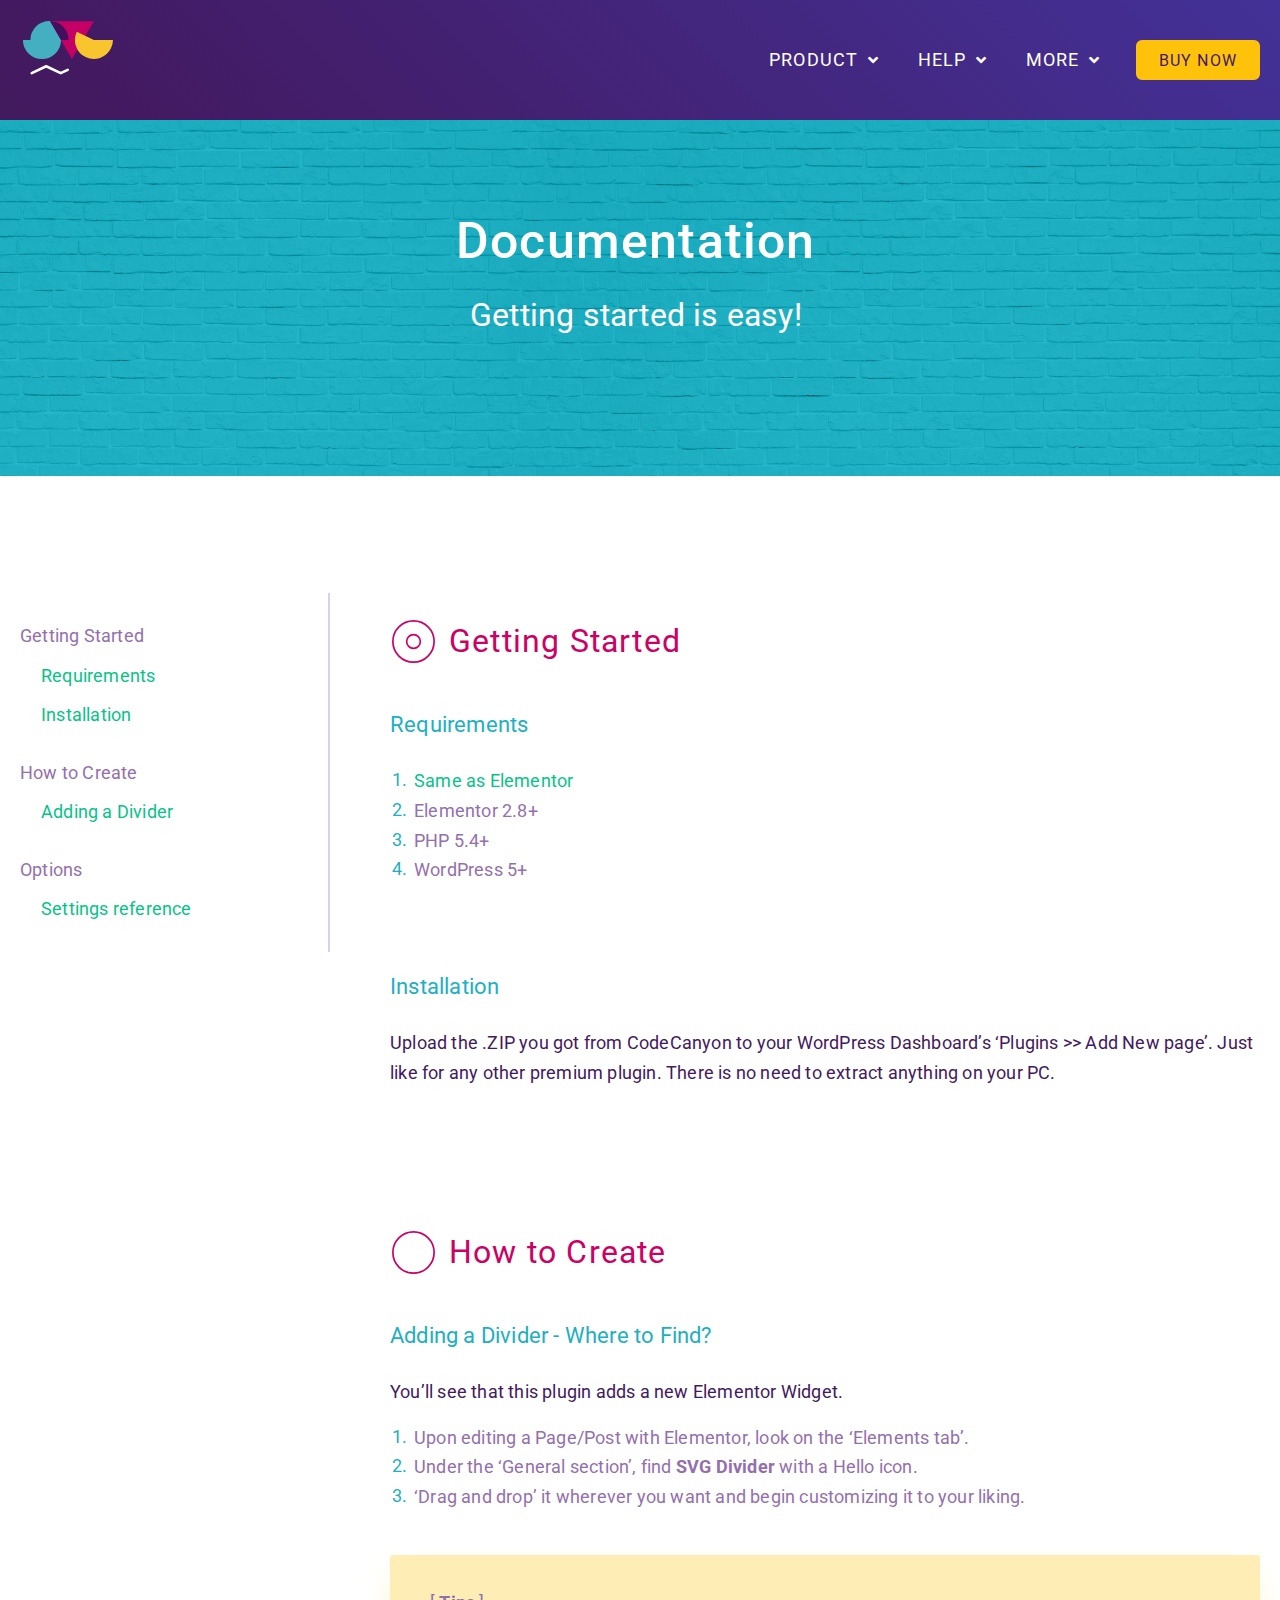
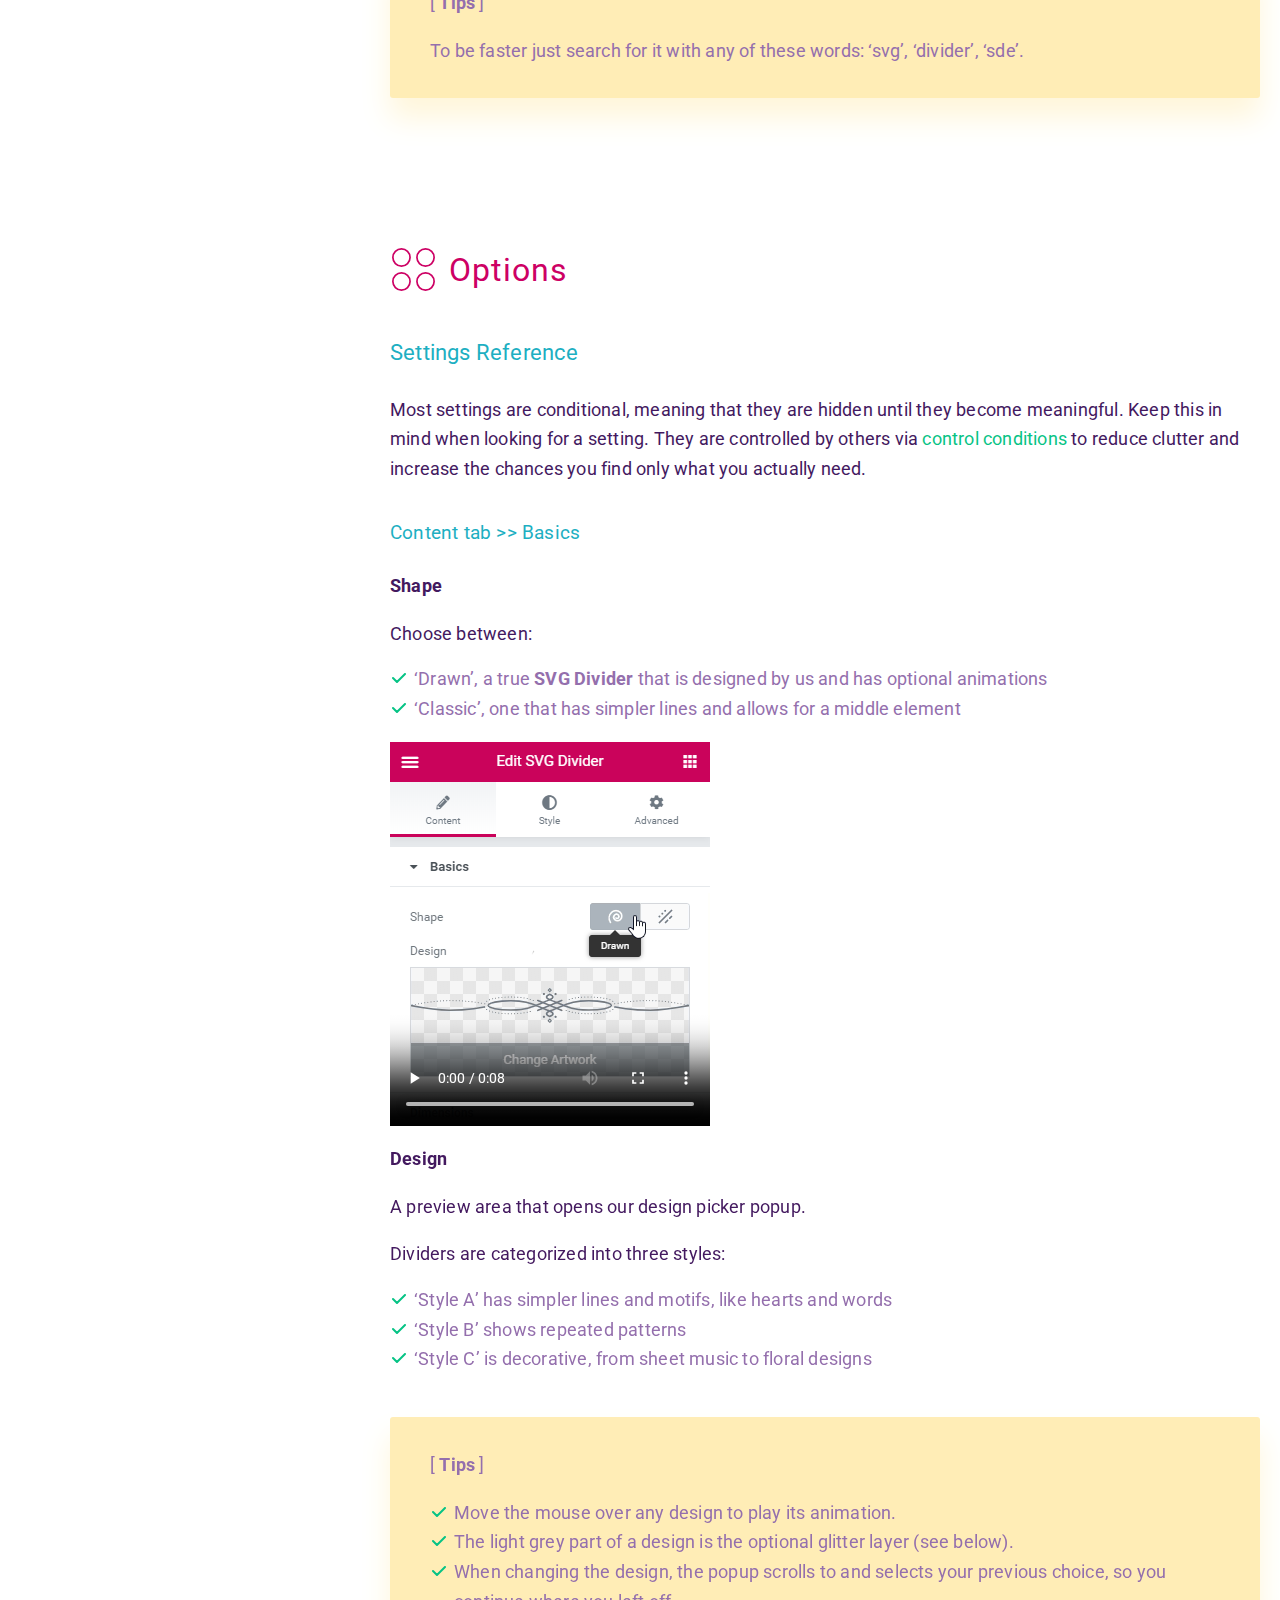
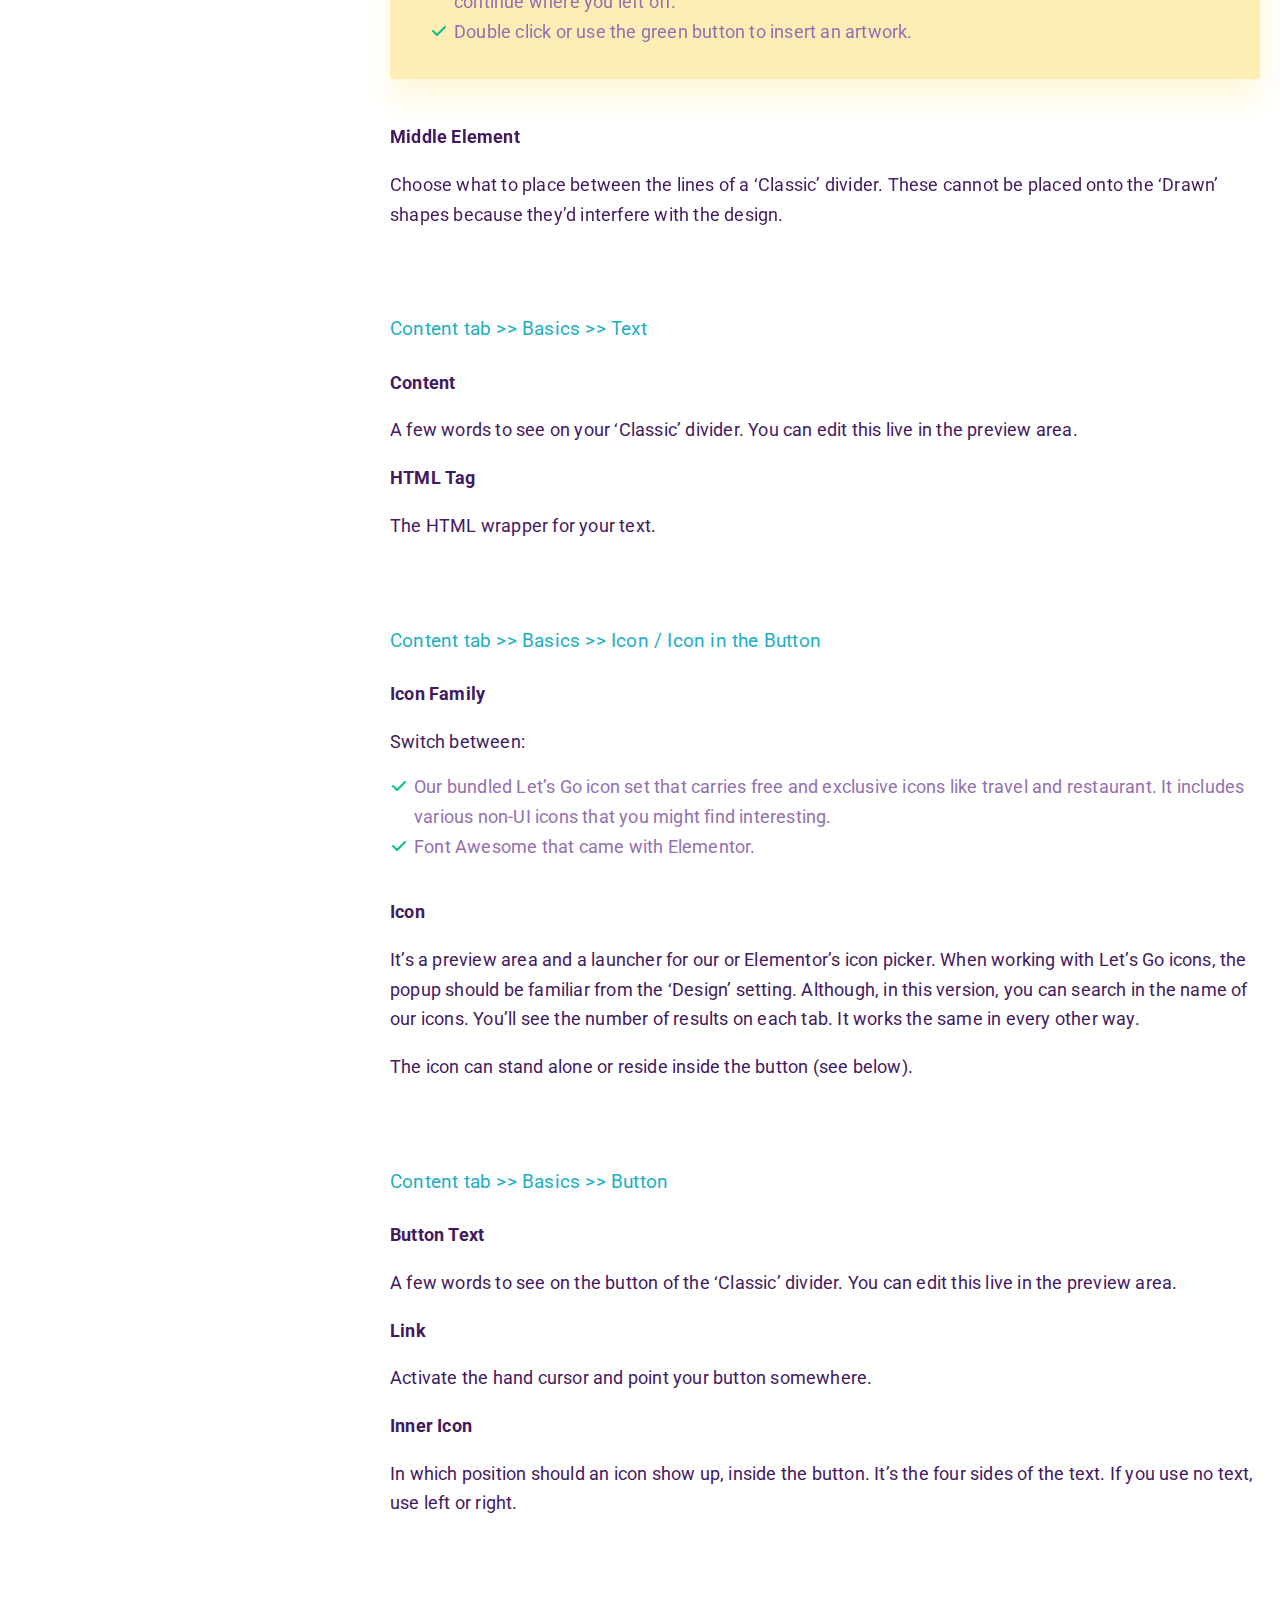
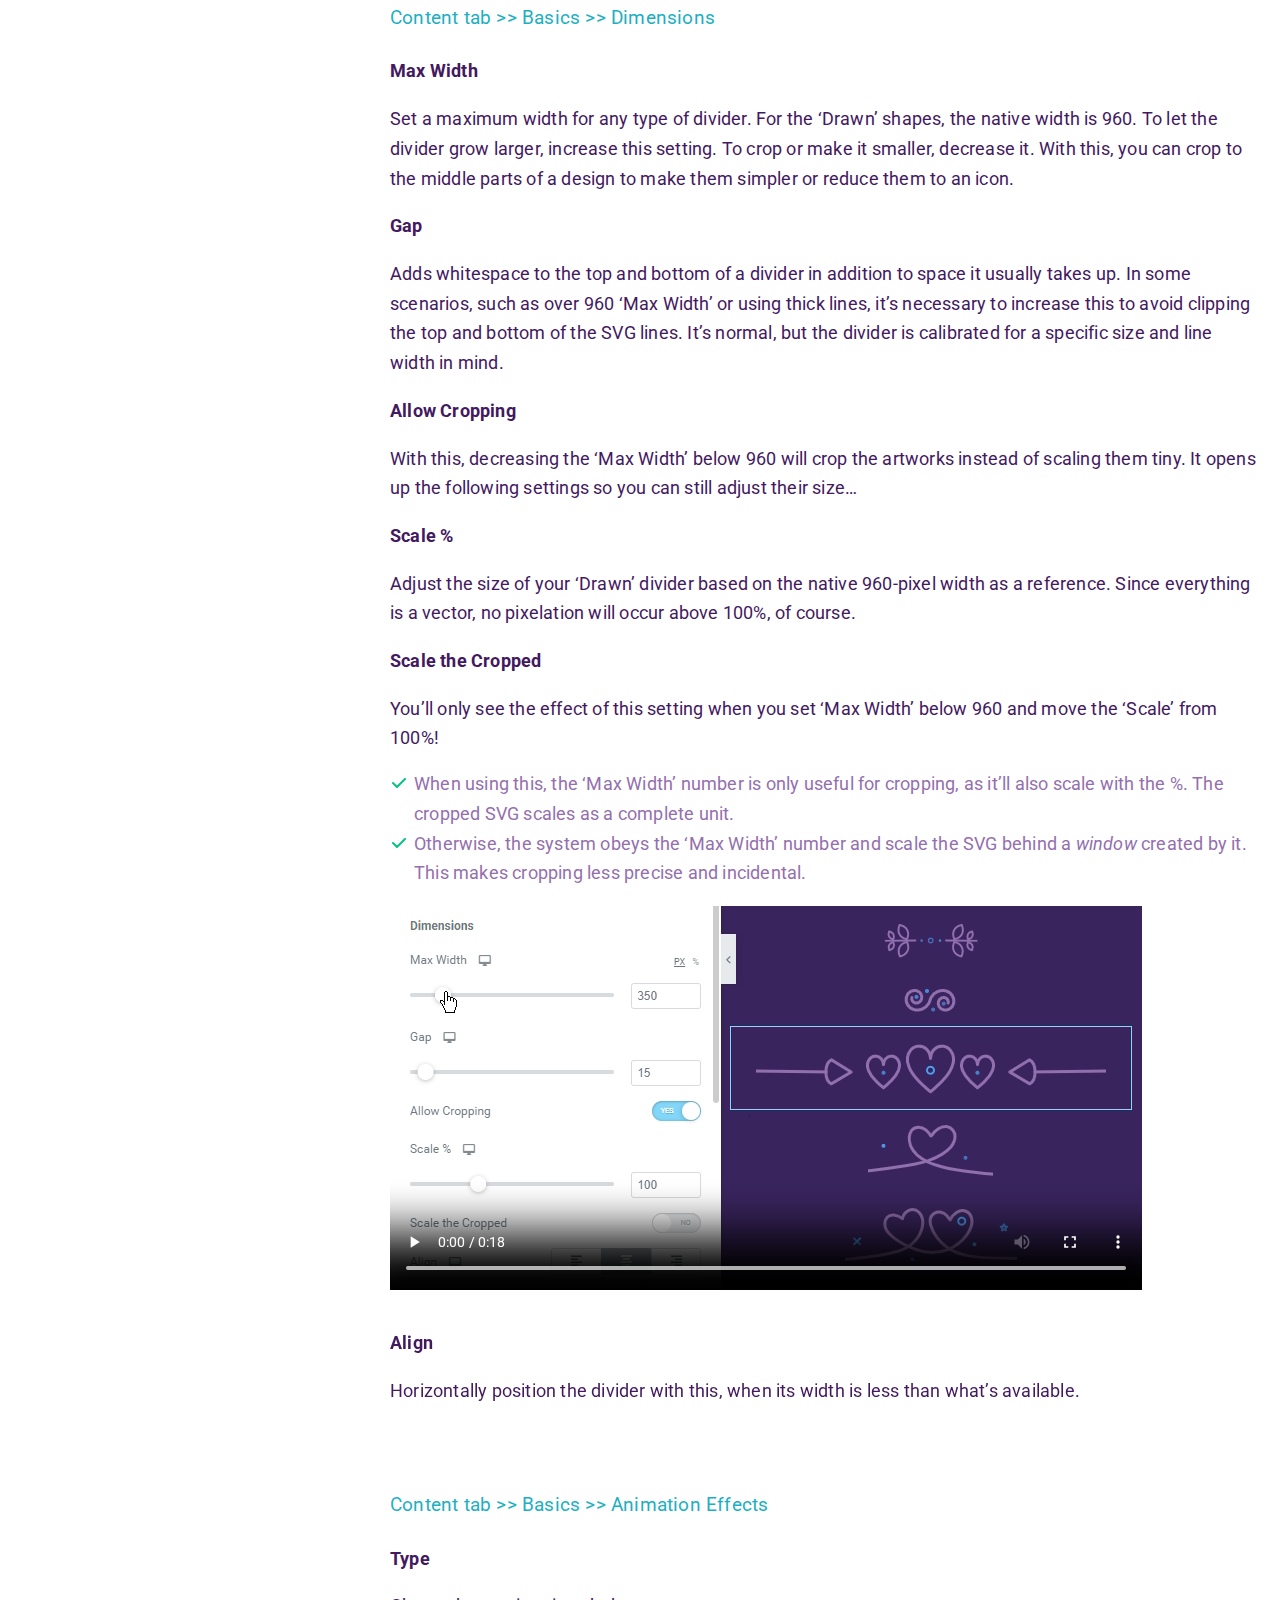
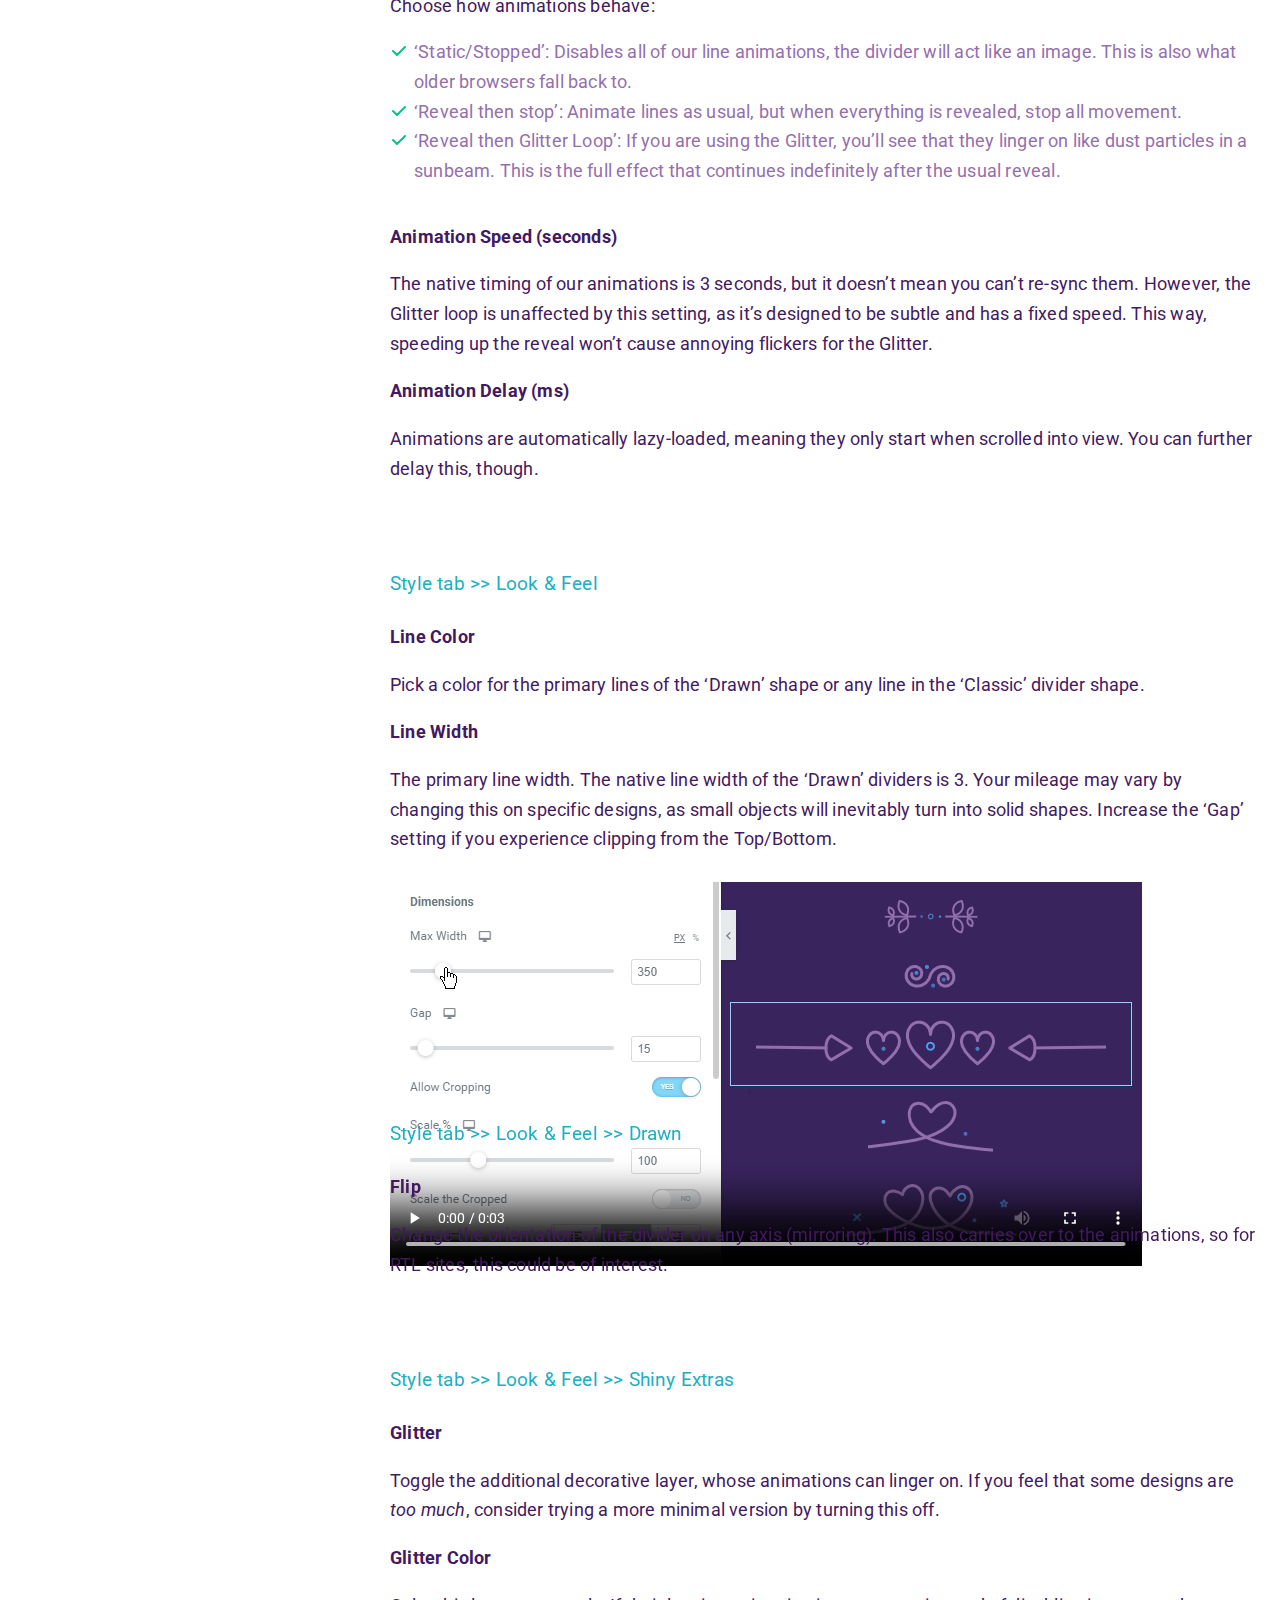
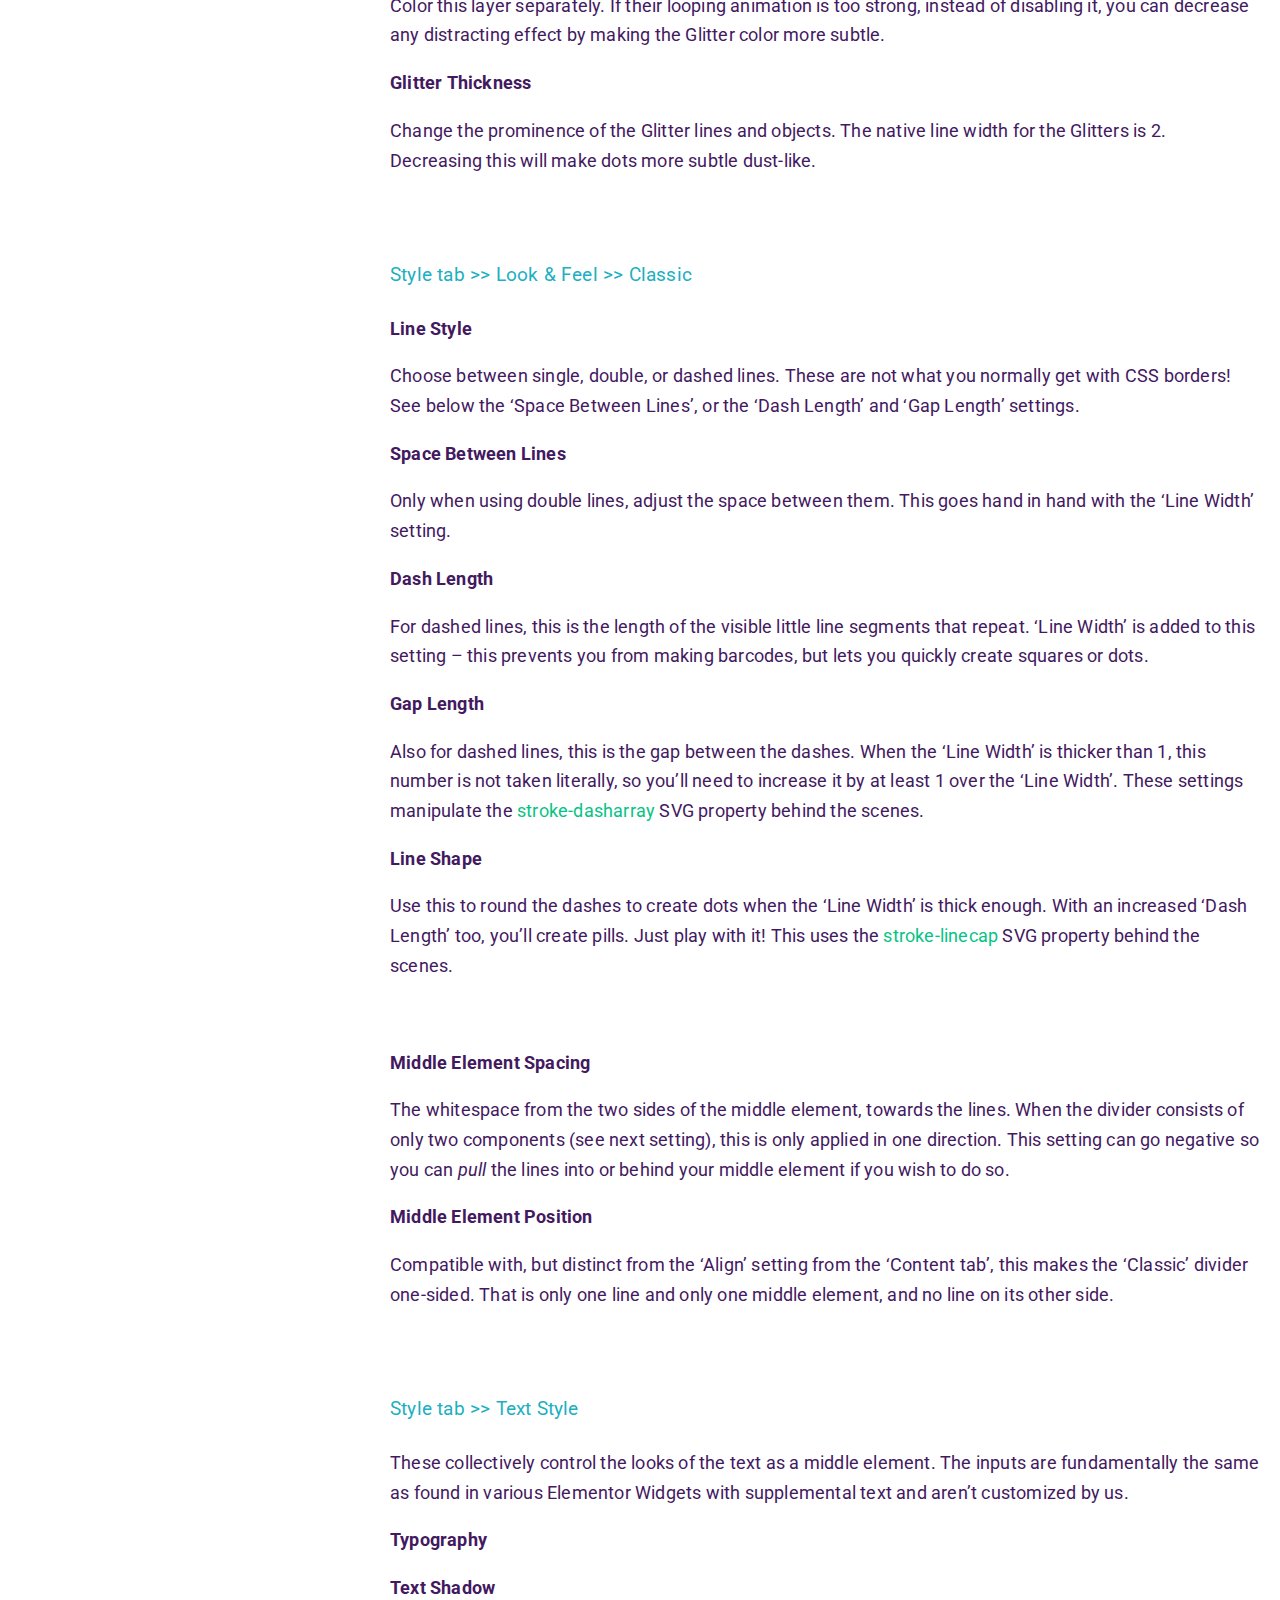
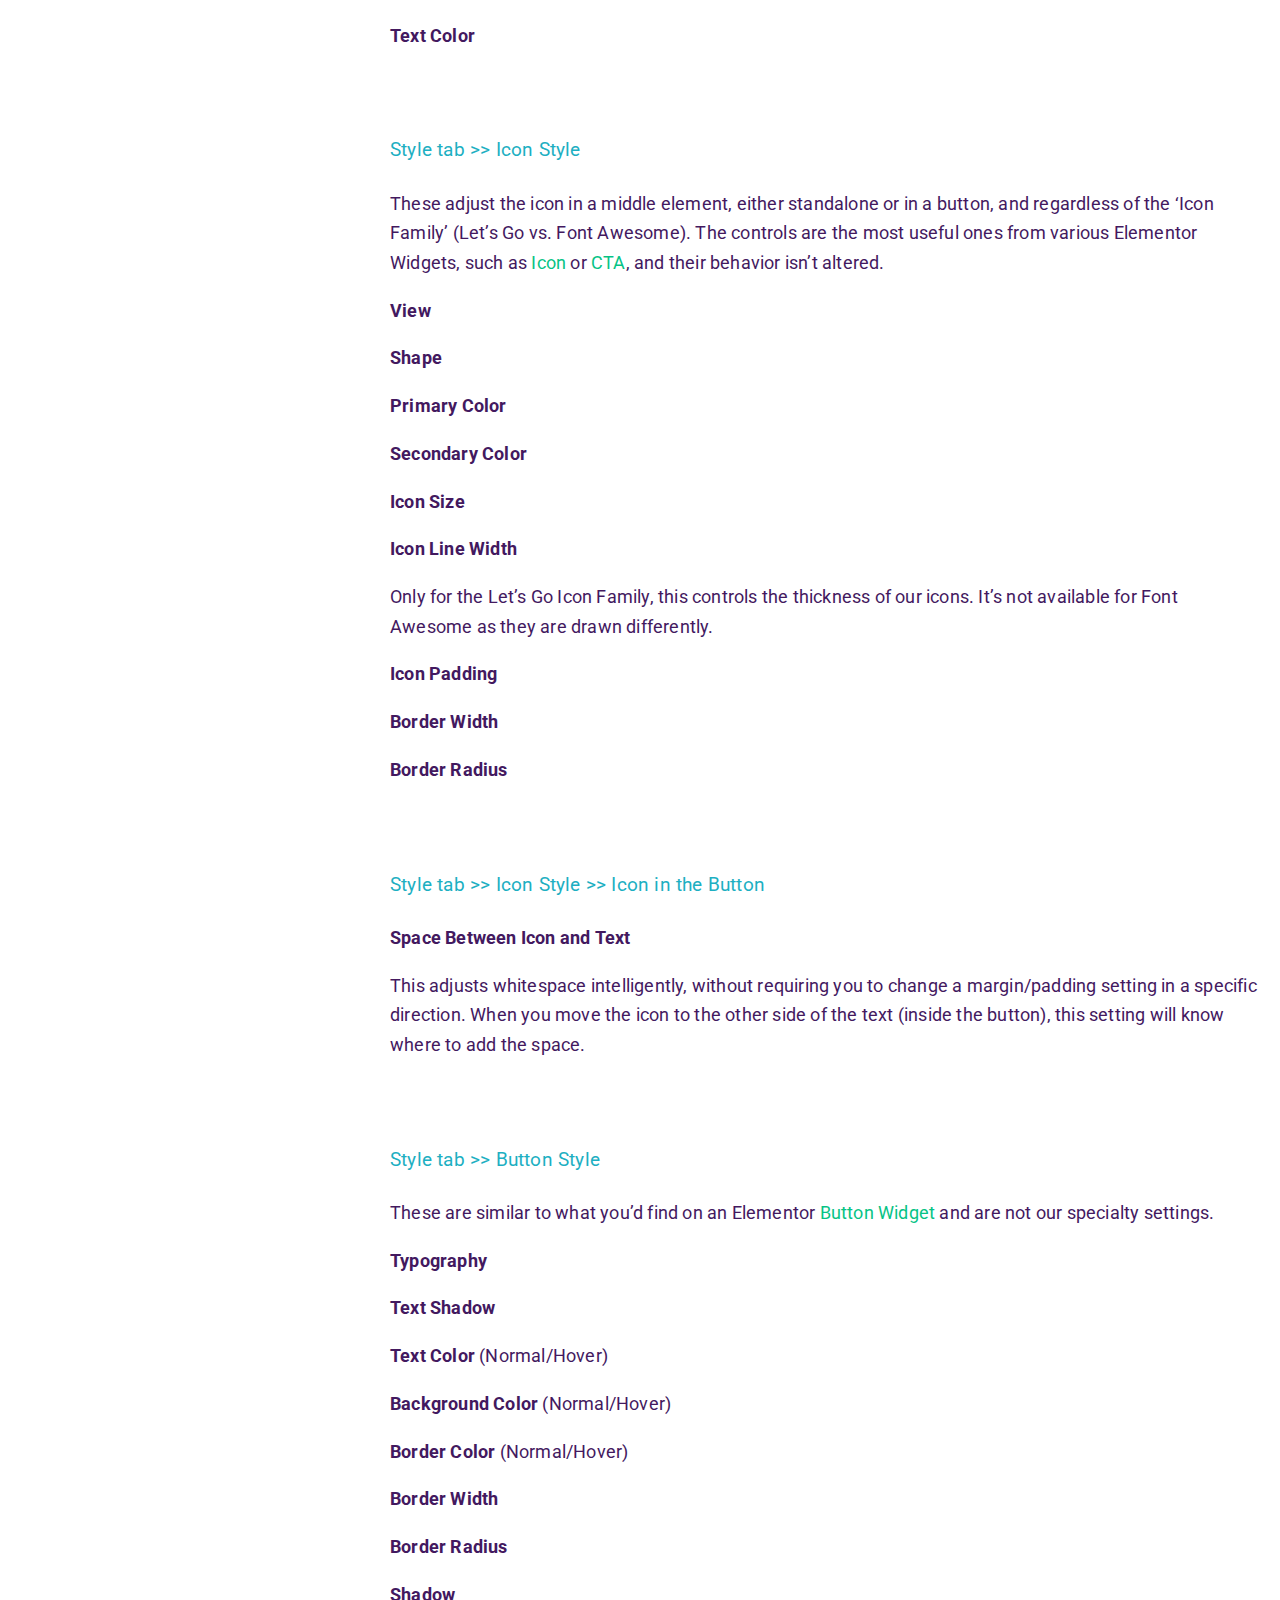
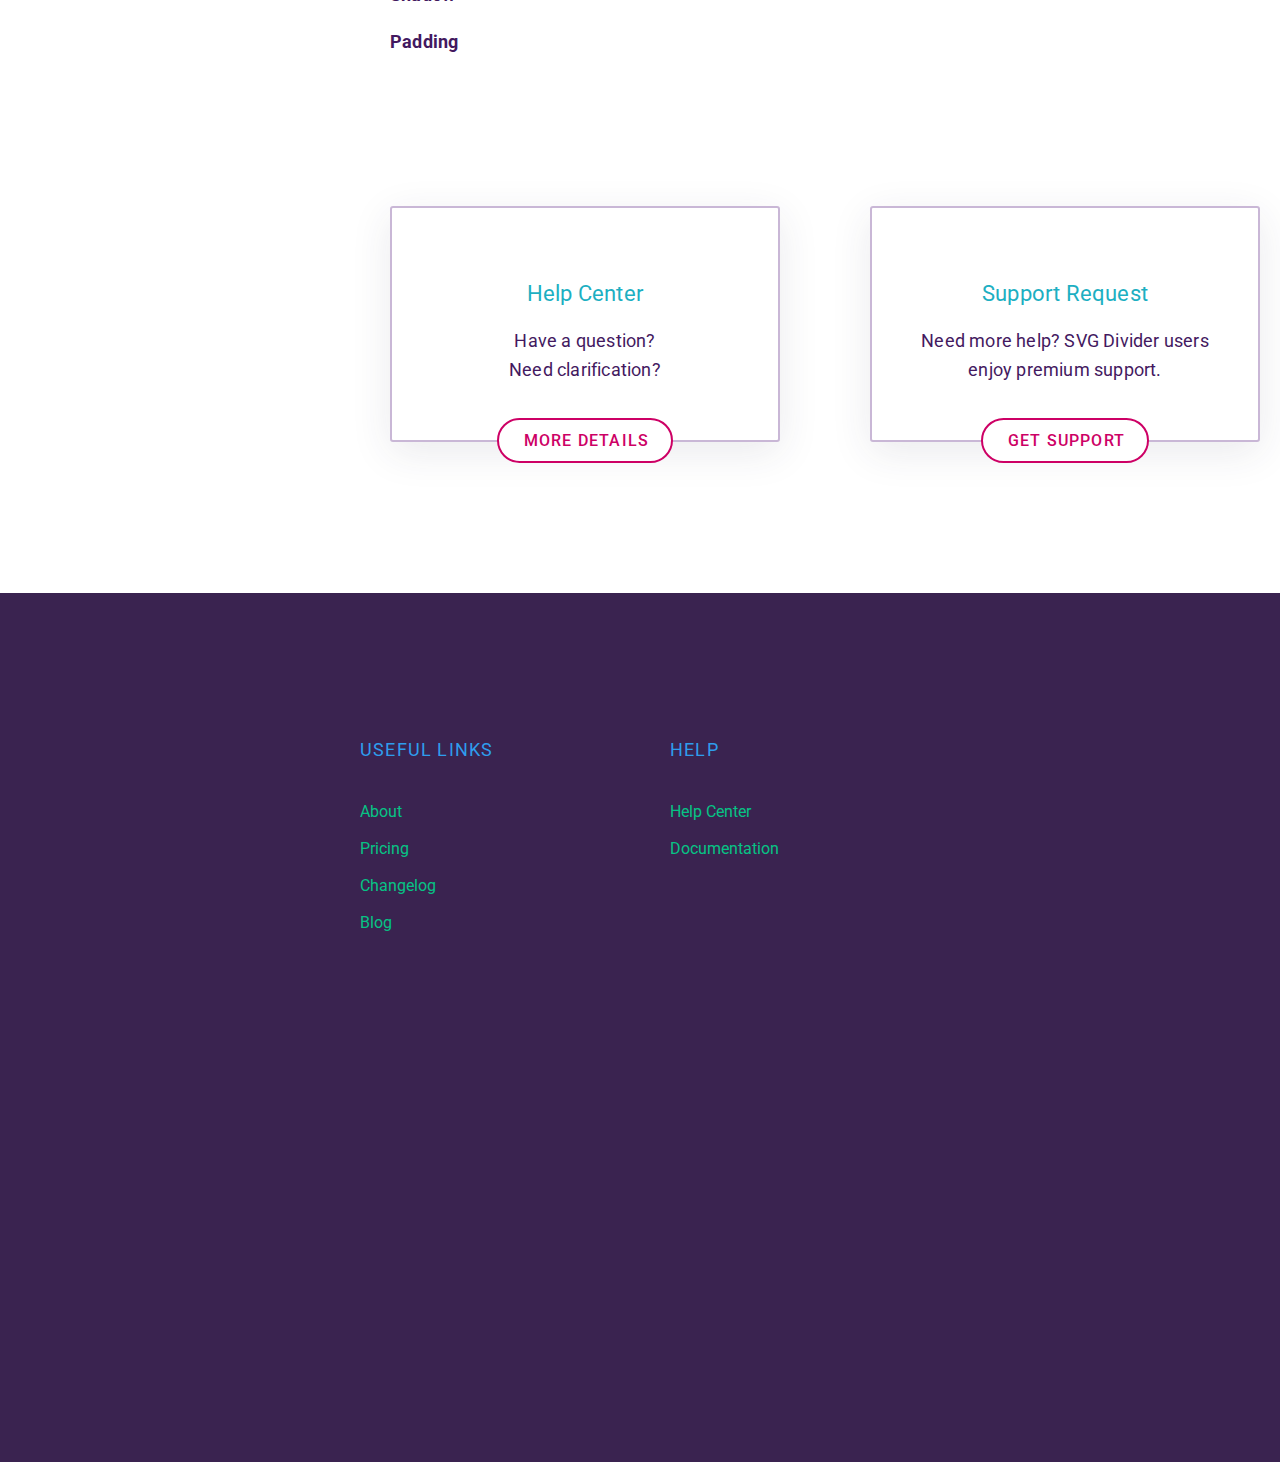
<file: documentation/index.html>
<!DOCTYPE html>
<html lang="en-US">
<head>
<link rel="stylesheet" href="/wp-content/cache/minify/6fef4.default.include.66fb1b.css" media="all">
<meta charset="UTF-8">
<meta name="viewport" content="width=device-width, initial-scale=1">
<link rel="profile" href="https://gmpg.org/xfn/11">
<title>Documentation - SVG Divider for Elementor</title>
<meta name="robots" content="max-image-preview:large">
<meta name="robots" content="max-snippet:-1, max-image-preview:large, max-video-preview:-1">
<link rel="canonical" href="/documentation/">
<meta property="og:locale" content="en_US">
<meta property="og:type" content="article">
<meta property="og:title" content="Documentation - SVG Divider for Elementor">
<meta property="og:description" content="Documentation Getting started is easy! Getting Started     Requirements     Installation How to Create     Adding a Divider Options     Settings reference Getting Started Requirements Same as Elementor Elementor 2.8+ PHP 5.4+ WordPress 5+ Installation Upload the .ZIP you got from CodeCanyon to your WordPress Dashboard&#8217;s &#8216;Plugins &gt;&gt; Add New page&#8217;. Just like for any &hellip;">
<meta property="og:url" content="https://svgdivider.net/documentation/">
<meta property="og:site_name" content="SVG Divider for Elementor">
<meta property="fb:app_id" content="177582819993666">
<meta property="og:image" content="https://svgdivider.net/wp-content/uploads/2020/01/noti2.png">
<meta property="og:image:secure_url" content="https://svgdivider.net/wp-content/uploads/2020/01/noti2.png">
<meta name="twitter:card" content="summary_large_image">
<meta name="twitter:description" content="Documentation Getting started is easy! Getting Started     Requirements     Installation How to Create     Adding a Divider Options     Settings reference Getting Started Requirements Same as Elementor Elementor 2.8+ PHP 5.4+ WordPress 5+ Installation Upload the .ZIP you got from CodeCanyon to your WordPress Dashboard&#8217;s &#8216;Plugins &gt;&gt; Add New page&#8217;. Just like for any [&hellip;]">
<meta name="twitter:title" content="Documentation - SVG Divider for Elementor">
<meta name="twitter:image" content="https://svgdivider.net/wp-content/uploads/2020/01/noti2.png"> <script type="application/ld+json" class="yoast-schema-graph yoast-schema-graph--main">{"@context":"https://schema.org","@graph":[{"@type":"WebSite","@id":"https://svgdivider.net/#website","url":"https://svgdivider.net/","name":"SVG Divider for Elementor","potentialAction":{"@type":"SearchAction","target":"https://svgdivider.net/?s={search_term_string}","query-input":"required name=search_term_string"}},{"@type":"ImageObject","@id":"https://svgdivider.net/documentation/#primaryimage","url":"https://svgdivider.net/wp-content/uploads/2020/01/noti2.png","width":463,"height":758},{"@type":"WebPage","@id":"https://svgdivider.net/documentation/#webpage","url":"https://svgdivider.net/documentation/","inLanguage":"en-US","name":"Documentation - SVG Divider for Elementor","isPartOf":{"@id":"https://svgdivider.net/#website"},"primaryImageOfPage":{"@id":"https://svgdivider.net/documentation/#primaryimage"},"datePublished":"2020-01-06T12:12:34+00:00","dateModified":"2020-02-10T12:30:06+00:00"}]}</script> <link rel="dns-prefetch" href="//s.w.org">
<link rel="alternate" type="application/rss+xml" title="SVG Divider for Elementor &raquo; Feed" href="/feed/">
<link rel="alternate" type="application/rss+xml" title="SVG Divider for Elementor &raquo; Comments Feed" href="/comments/feed/">
<link rel="stylesheet" id="google-fonts-1-css" href="https://fonts.googleapis.com/css?family=Roboto%3A100%2C100italic%2C200%2C200italic%2C300%2C300italic%2C400%2C400italic%2C500%2C500italic%2C600%2C600italic%2C700%2C700italic%2C800%2C800italic%2C900%2C900italic&#038;ver=5.7.2" type="text/css" media="all"> <script src="/wp-includes/js/jquery/jquery.min.js?ver=3.5.1" id="jquery-core-js"></script> <link rel="https://api.w.org/" href="/wp-json/">
<link rel="alternate" type="application/json" href="/wp-json/wp/v2/pages/6450">
<link rel="EditURI" type="application/rsd+xml" title="RSD" href="/xmlrpc.php?rsd">
<link rel="wlwmanifest" type="application/wlwmanifest+xml" href="/wp-includes/wlwmanifest.xml">
<meta name="generator" content="WordPress 5.7.2">
<link rel="shortlink" href="/?p=6450">
<link rel="alternate" type="application/json+oembed" href="/wp-json/oembed/1.0/embed?url=https%3A%2F%2F%2Fdocumentation%2F">
<link rel="alternate" type="text/xml+oembed" href="/wp-json/oembed/1.0/embed?url=https%3A%2F%2F%2Fdocumentation%2F&#038;format=xml"> <script>(function(i,s,o,g,r,a,m){i['GoogleAnalyticsObject']=r;i[r]=i[r]||function(){(i[r].q=i[r].q||[]).push(arguments)},i[r].l=1*new Date();a=s.createElement(o),m=s.getElementsByTagName(o)[0];a.async=1;a.src=g;m.parentNode.insertBefore(a,m)})(window,document,'script','https://www.google-analytics.com/analytics.js','ga');ga('create','UA-125630125-3','auto');ga('send','pageview');</script> <meta name="theme-color" content="#06c385">
<link rel="icon" href="/wp-content/uploads/2019/08/cropped-fav512-32x32.png" sizes="32x32">
<link rel="icon" href="/wp-content/uploads/2019/08/cropped-fav512-192x192.png" sizes="192x192">
<link rel="apple-touch-icon" href="/wp-content/uploads/2019/08/cropped-fav512-180x180.png">
<meta name="msapplication-TileImage" content="https://svgdivider.net/wp-content/uploads/2019/08/cropped-fav512-270x270.png">
</head>
<body class="page-template page-template-elementor_header_footer page page-id-6450 wp-custom-logo elementor-default elementor-template-full-width elementor-page elementor-page-6450">
<div data-elementor-type="header" data-elementor-id="60" class="elementor elementor-60 elementor-location-header" data-elementor-settings="[]"><div class="elementor-inner"><div class="elementor-section-wrap"><section class="elementor-element elementor-element-60b8f17f elementor-section-content-middle elementor-section-height-min-height elementor-section-stretched elementor-section-boxed elementor-section-height-default elementor-section-items-middle elementor-section elementor-top-section" data-id="60b8f17f" data-element_type="section" data-settings="{&quot;background_background&quot;:&quot;classic&quot;,&quot;stretch_section&quot;:&quot;section-stretched&quot;}"><div class="elementor-background-overlay"></div>
<div class="elementor-container elementor-column-gap-no"><div class="elementor-row">
<div class="elementor-element elementor-element-50f3a38f elementor-column elementor-col-50 elementor-top-column" data-id="50f3a38f" data-element_type="column"><div class="elementor-column-wrap  elementor-element-populated"><div class="elementor-widget-wrap"><div class="elementor-element elementor-element-20d26da5 elementor-widget elementor-widget-theme-site-logo elementor-widget-image" data-id="20d26da5" data-element_type="widget" data-widget_type="theme-site-logo.default"><div class="elementor-widget-container"><div class="elementor-image"> <a data-elementor-open-lightbox href="/"> <img src="/wp-content/uploads/2019/12/svg_logo_f.svg" class="attachment-full size-full" alt loading="lazy">		</a>
</div></div></div></div></div></div>
<div class="elementor-element elementor-element-cf9da76 elementor-column elementor-col-50 elementor-top-column" data-id="cf9da76" data-element_type="column"><div class="elementor-column-wrap  elementor-element-populated"><div class="elementor-widget-wrap"><div class="elementor-element elementor-element-37b8cd9 elementor-nav-menu__align-right elementor-nav-menu--dropdown-mobile elementor-nav-menu--stretch elementor-nav-menu--indicator-angle elementor-nav-menu__text-align-aside elementor-nav-menu--toggle elementor-nav-menu--burger elementor-widget elementor-widget-nav-menu" data-id="37b8cd9" data-element_type="widget" data-settings="{&quot;full_width&quot;:&quot;stretch&quot;,&quot;layout&quot;:&quot;horizontal&quot;,&quot;toggle&quot;:&quot;burger&quot;}" data-widget_type="nav-menu.default"><div class="elementor-widget-container">
<nav role="navigation" class="elementor-nav-menu--main elementor-nav-menu__container elementor-nav-menu--layout-horizontal e--pointer-none"><ul id="menu-1-37b8cd9" class="elementor-nav-menu">
<li class="menu-item menu-item-type-custom menu-item-object-custom menu-item-has-children menu-item-40">
<a href="#" class="elementor-item elementor-item-anchor">PRODUCT</a><ul class="sub-menu elementor-nav-menu--dropdown"> <li class="menu-item menu-item-type-post_type menu-item-object-page menu-item-home menu-item-45"><a href="/" class="elementor-sub-item">About</a></li> <li class="menu-item menu-item-type-custom menu-item-object-custom menu-item-home menu-item-3761"><a href="/#pricing" class="elementor-sub-item elementor-item-anchor">Pricing</a></li> <li class="menu-item menu-item-type-post_type menu-item-object-page menu-item-52"><a href="/changelog/" class="elementor-sub-item">Changelog</a></li>
</ul> </li> <li class="menu-item menu-item-type-custom menu-item-object-custom current-menu-ancestor current-menu-parent menu-item-has-children menu-item-46">
<a href="#" class="elementor-item elementor-item-anchor">HELP</a><ul class="sub-menu elementor-nav-menu--dropdown"> <li class="menu-item menu-item-type-post_type menu-item-object-page menu-item-2815"><a href="/help-center/" class="elementor-sub-item">Help Center</a></li> <li class="menu-item menu-item-type-post_type menu-item-object-page current-menu-item page_item page-item-6450 current_page_item menu-item-6633"><a href="/documentation/" aria-current="page" class="elementor-sub-item elementor-item-active">Documentation</a></li>
</ul> </li> <li class="menu-item menu-item-type-custom menu-item-object-custom menu-item-has-children menu-item-51">
<a href="#" class="elementor-item elementor-item-anchor">More</a><ul class="sub-menu elementor-nav-menu--dropdown"> <li class="menu-item menu-item-type-custom menu-item-object-custom menu-item-54"><a href="https://letswp.io/" class="elementor-sub-item">Blog</a></li> <li class="menu-item menu-item-type-custom menu-item-object-custom menu-item-58"><a href="#newsletter" class="elementor-sub-item elementor-item-anchor">Newsletter</a></li>
</ul> </li> <li class="menu-item menu-item-type-custom menu-item-object-custom menu-item-243"><a href="/checkout/#checkout" class="elementor-item elementor-item-anchor">BUY NOW</a></li>
</ul></nav><div class="elementor-menu-toggle" role="button" tabindex="0" aria-label="Menu Toggle" aria-expanded="false"> <i class="eicon-menu-bar" aria-hidden="true"></i> <span class="elementor-screen-only">Menu</span>
</div>
<nav class="elementor-nav-menu--dropdown elementor-nav-menu__container" role="navigation" aria-hidden="true"><ul id="menu-2-37b8cd9" class="elementor-nav-menu">
<li class="menu-item menu-item-type-custom menu-item-object-custom menu-item-has-children menu-item-40">
<a href="#" class="elementor-item elementor-item-anchor">PRODUCT</a><ul class="sub-menu elementor-nav-menu--dropdown"> <li class="menu-item menu-item-type-post_type menu-item-object-page menu-item-home menu-item-45"><a href="/" class="elementor-sub-item">About</a></li> <li class="menu-item menu-item-type-custom menu-item-object-custom menu-item-home menu-item-3761"><a href="/#pricing" class="elementor-sub-item elementor-item-anchor">Pricing</a></li> <li class="menu-item menu-item-type-post_type menu-item-object-page menu-item-52"><a href="/changelog/" class="elementor-sub-item">Changelog</a></li>
</ul> </li> <li class="menu-item menu-item-type-custom menu-item-object-custom current-menu-ancestor current-menu-parent menu-item-has-children menu-item-46">
<a href="#" class="elementor-item elementor-item-anchor">HELP</a><ul class="sub-menu elementor-nav-menu--dropdown"> <li class="menu-item menu-item-type-post_type menu-item-object-page menu-item-2815"><a href="/help-center/" class="elementor-sub-item">Help Center</a></li> <li class="menu-item menu-item-type-post_type menu-item-object-page current-menu-item page_item page-item-6450 current_page_item menu-item-6633"><a href="/documentation/" aria-current="page" class="elementor-sub-item elementor-item-active">Documentation</a></li>
</ul> </li> <li class="menu-item menu-item-type-custom menu-item-object-custom menu-item-has-children menu-item-51">
<a href="#" class="elementor-item elementor-item-anchor">More</a><ul class="sub-menu elementor-nav-menu--dropdown"> <li class="menu-item menu-item-type-custom menu-item-object-custom menu-item-54"><a href="https://letswp.io/" class="elementor-sub-item">Blog</a></li> <li class="menu-item menu-item-type-custom menu-item-object-custom menu-item-58"><a href="#newsletter" class="elementor-sub-item elementor-item-anchor">Newsletter</a></li>
</ul> </li> <li class="menu-item menu-item-type-custom menu-item-object-custom menu-item-243"><a href="/checkout/#checkout" class="elementor-item elementor-item-anchor">BUY NOW</a></li>
</ul></nav>
</div></div></div></div></div>
</div></div></section></div></div></div>
<div data-elementor-type="wp-page" data-elementor-id="6450" class="elementor elementor-6450" data-elementor-settings="[]"><div class="elementor-inner"><div class="elementor-section-wrap">
<section class="elementor-element elementor-element-f2e0e30 elementor-section-height-min-height elementor-section-boxed elementor-section-height-default elementor-section-items-middle elementor-section elementor-top-section" data-id="f2e0e30" data-element_type="section" data-settings="{&quot;background_background&quot;:&quot;classic&quot;}"><div class="elementor-container elementor-column-gap-default"><div class="elementor-row"><div class="elementor-element elementor-element-f604451 elementor-column elementor-col-100 elementor-top-column" data-id="f604451" data-element_type="column"><div class="elementor-column-wrap"><div class="elementor-widget-wrap"></div></div></div></div></div></section><section class="elementor-element elementor-element-b4f8a3f elementor-section-boxed elementor-section-height-default elementor-section-height-default elementor-section elementor-top-section" data-id="b4f8a3f" data-element_type="section" data-settings="{&quot;background_background&quot;:&quot;classic&quot;}"><div class="elementor-container elementor-column-gap-default"><div class="elementor-row">
<div class="elementor-element elementor-element-dae6c84 elementor-column elementor-col-33 elementor-top-column" data-id="dae6c84" data-element_type="column"><div class="elementor-column-wrap"><div class="elementor-widget-wrap"></div></div></div>
<div class="elementor-element elementor-element-133fa0f elementor-column elementor-col-33 elementor-top-column" data-id="133fa0f" data-element_type="column"><div class="elementor-column-wrap  elementor-element-populated"><div class="elementor-widget-wrap">
<div class="elementor-element elementor-element-21a6ffa animated-fast elementor-widget__width-initial elementor-absolute elementor-hidden-phone elementor-invisible elementor-widget elementor-widget-image" data-id="21a6ffa" data-element_type="widget" data-settings="{&quot;_animation&quot;:&quot;fadeIn&quot;,&quot;_animation_delay&quot;:1400,&quot;_position&quot;:&quot;absolute&quot;}" data-widget_type="image.default"><div class="elementor-widget-container"><div class="elementor-image"> <img width="463" height="758" src="/wp-content/uploads/2020/01/noti2.png" class="attachment-full size-full" alt loading="lazy" srcset="/wp-content/uploads/2020/01/noti2.png 463w, /wp-content/uploads/2020/01/noti2-183x300.png 183w" sizes="(max-width: 463px) 100vw, 463px">
</div></div></div>
<div class="elementor-element elementor-element-241b89d animated-fast elementor-invisible elementor-widget elementor-widget-heading" data-id="241b89d" data-element_type="widget" data-settings="{&quot;_animation&quot;:&quot;fadeIn&quot;}" data-widget_type="heading.default"><div class="elementor-widget-container"><h2 class="elementor-heading-title elementor-size-default">Documentation</h2></div></div>
<div class="elementor-element elementor-element-51d5d4c animated-fast elementor-invisible elementor-widget elementor-widget-heading" data-id="51d5d4c" data-element_type="widget" data-settings="{&quot;_animation&quot;:&quot;fadeIn&quot;,&quot;_animation_delay&quot;:100}" data-widget_type="heading.default"><div class="elementor-widget-container"><h2 class="elementor-heading-title elementor-size-default">Getting started is easy!</h2></div></div>
<div class="elementor-element elementor-element-a0a17cc elementor-sde-scale-the-svg elementor-sde-flip-off elementor-widget elementor-widget-svg-divider-for-elementor" data-id="a0a17cc" data-element_type="widget" data-widget_type="svg-divider-for-elementor.default"><div class="elementor-widget-container">
<div class="sde-wrapper sde-drawn sde-a0a17cc sde-cropping-allow"><div class="sde svg-divider-for-elementor"><svg preserveaspectratio="xMidYMid slice" class="sde-divider-svg sde-glitter-on sde-animation-loop" data-animation-class="sde-sa-16" data-animation-delay="200" style="opacity:0;" xmlns="http://www.w3.org/2000/svg" width="960" height="34" viewbox="0 0 960 34"><g fill="none" stroke="#6e7881" stroke-linecap="round" stroke-linejoin="round" stroke-width="3" class="sde-primary-group"><path d="M415.71 13.664c15.828-2.821 27.268-11.056 42.466-12.072 15.13-1.01 30.9 6.551 47.787 9.628"></path><path d="M1.5 15.887c72.9-3.559 146.654-1.213 219.66-1.192 38.268.012 86.032-5.271 127.359-2.453a144.788 144.788 0 0127.017 4.417c8.882 2.361 17.134 6.1 26.517 7.422 10.622 1.506 20.5-.448 30.035-3.774 7.385-2.574 14.568-5.918 22.644-7.3 9.272-1.594 17.461.225 25.593 3.417 16.936 6.651 33.608 9.472 52.263 3.63"></path><path d="M470.564 23.773a98.708 98.708 0 0049.69 8.3c15.6-1.449 29.684-6.668 44.457-10.135 15.527-3.647 31.887-5.37 48.054-6.883 35.251-3.3 71.009-1.608 106.448-2.442 31.54-.744 63.062-1.765 94.611-2.325 22.537-.4 121.133-.615 143.676-.5"></path></g><g fill="none" stroke="#6e7881" stroke-linecap="round" stroke-linejoin="round" stroke-width="2" class="sde-glitter-group"><path d="M447.278 28.044a.961.961 0 11-.96-.962.961.961 0 01.96.962z"></path><path d="M550.864 7.006l5.442 5.442"></path><path d="M556.306 7.006l-5.442 5.442"></path><path d="M458.823 21.309a.962.962 0 11-.961-.962.96.96 0 01.961.962z"></path><path d="M409.762 16.183a3.367 3.367 0 11-3.367-3.367 3.367 3.367 0 013.367 3.367z"></path><path d="M543.394 15.372a.961.961 0 11-.96-.962.961.961 0 01.96.962z"></path></g></svg></div></div>
<style>.sde-a0a17cc .sde-sa-16 .sde-glitter-group :nth-child(5n+1){animation:sde-reveal 320ms linear 800ms forwards,sde-flicker 600ms linear 1173ms alternate infinite}.sde-a0a17cc .sde-sa-16 .sde-glitter-group :nth-child(5n+2){animation:sde-reveal 320ms linear 907ms forwards,sde-flicker 700ms linear 1280ms alternate infinite}.sde-a0a17cc .sde-sa-16 .sde-glitter-group :nth-child(5n+3){animation:sde-reveal 320ms linear 1013ms forwards,sde-flicker 800ms linear 1387ms alternate infinite}.sde-a0a17cc .sde-sa-16 .sde-glitter-group :nth-child(5n+4){animation:sde-reveal 320ms linear 1120ms forwards,sde-flicker 900ms linear 1493ms alternate infinite}.sde-a0a17cc .sde-sa-16 .sde-glitter-group :nth-child(5n+5){animation:sde-reveal 320ms linear 1227ms forwards,sde-flicker 1000ms linear 1600ms alternate infinite}.sde-a0a17cc .sde-sa-16 .sde-glitter-group :nth-child(5n+6){animation:sde-reveal 320ms linear 1333ms forwards,sde-flicker 1100ms linear 1707ms alternate infinite}.sde-a0a17cc .sde-sa-16 .sde-primary-group path:nth-of-type(1){stroke-dasharray:94;stroke-dashoffset:94;animation:sde-draw 320ms ease-in-out 640ms forwards}.sde-a0a17cc .sde-sa-16 .sde-primary-group path:nth-of-type(2){stroke-dasharray:537;stroke-dashoffset:537;animation:sde-draw 800ms ease-out forwards}.sde-a0a17cc .sde-sa-16 .sde-primary-group path:nth-of-type(3){stroke-dasharray:491;stroke-dashoffset:491;animation:sde-draw 800ms ease-in-out 800ms forwards}.sde-a0a17cc .sde{height:25px}.elementor-sde-old-browser-bypass .sde-a0a17cc .sde svg{transform:scale(0.733)}.elementor-sde-old-browser-bypass .sde-a0a17cc .sde{padding:1px 0}@media(max-width:1024px){.sde-a0a17cc .sde{height:25px}.elementor-sde-old-browser-bypass .sde-a0a17cc .sde svg{transform:scale(0.74)}.elementor-sde-old-browser-bypass .sde-a0a17cc .sde{padding:1px 0}}@media(max-width:767px){.sde-a0a17cc .sde{height:26px}.elementor-sde-old-browser-bypass .sde-a0a17cc .sde svg{transform:scale(0.772)}.elementor-sde-old-browser-bypass .sde-a0a17cc .sde{padding:1px 0}}</style>
</div></div>
</div></div></div>
<div class="elementor-element elementor-element-7c9796c elementor-column elementor-col-33 elementor-top-column" data-id="7c9796c" data-element_type="column"><div class="elementor-column-wrap"><div class="elementor-widget-wrap"></div></div></div>
</div></div></section><section class="elementor-element elementor-element-5e7ef96 elementor-section-boxed elementor-section-height-default elementor-section-height-default elementor-section elementor-top-section" data-id="5e7ef96" data-element_type="section" data-settings="{&quot;background_background&quot;:&quot;classic&quot;}"><div class="elementor-container elementor-column-gap-default"><div class="elementor-row"><div class="elementor-element elementor-element-d96aaf1 elementor-column elementor-col-100 elementor-top-column" data-id="d96aaf1" data-element_type="column"><div class="elementor-column-wrap  elementor-element-populated"><div class="elementor-widget-wrap"><div class="elementor-element elementor-element-923f436 elementor-widget elementor-widget-spacer" data-id="923f436" data-element_type="widget" data-widget_type="spacer.default"><div class="elementor-widget-container"><div class="elementor-spacer"><div class="elementor-spacer-inner"></div></div></div></div></div></div></div></div></div></section><section class="elementor-element elementor-element-c0c4a2d elementor-section-boxed elementor-section-height-default elementor-section-height-default elementor-section elementor-top-section" data-id="c0c4a2d" data-element_type="section" data-settings="{&quot;background_background&quot;:&quot;classic&quot;}"><div class="elementor-container elementor-column-gap-default"><div class="elementor-row">
<div class="elementor-element elementor-element-52b3694 elementor-column elementor-col-50 elementor-top-column" data-id="52b3694" data-element_type="column"><div class="elementor-column-wrap  elementor-element-populated"><div class="elementor-widget-wrap"><div class="elementor-element elementor-element-ab962a8 elementor-widget elementor-widget-text-editor" data-id="ab962a8" data-element_type="widget" data-settings="{&quot;sticky&quot;:&quot;top&quot;,&quot;sticky_offset&quot;:25,&quot;sticky_parent&quot;:&quot;yes&quot;,&quot;sticky_on&quot;:[&quot;desktop&quot;],&quot;sticky_effects_offset&quot;:0}" data-widget_type="text-editor.default"><div class="elementor-widget-container"><div class="elementor-text-editor elementor-clearfix">
<p>Getting Started<br><a href="#requirements">     Requirements</a><br><a href="#installation">     Installation</a></p>
<p>How to Create<br><a href="#adding-a-divider">     Adding a Divider</a></p>
<p>Options<br><a href="#settings-reference">     Settings reference<br></a></p>
</div></div></div></div></div></div>
<div class="elementor-element elementor-element-f10f2cd elementor-column elementor-col-50 elementor-top-column" data-id="f10f2cd" data-element_type="column"><div class="elementor-column-wrap  elementor-element-populated"><div class="elementor-widget-wrap">
<div class="elementor-element elementor-element-2b2ecaa elementor-sde-me-align-left elementor-widget elementor-widget-svg-divider-for-elementor" data-id="2b2ecaa" data-element_type="widget" data-widget_type="svg-divider-for-elementor.default"><div class="elementor-widget-container"><div class="sde svg-divider-for-elementor sde-classic-me">
<div class="sde-classic-me-left"><svg class="sde-divider-svg sde-classic" width="100%" xmlns="http://www.w3.org/2000/svg"> <line y1="50%" y2="50%" x1="100%" x2="0%"></line> </svg></div>
<div class="sde-classic-me-center"><a class="elementor-svg-divider-basic-button elementor-button elementor-sde-button-inner-icon elementor-sde-button-inner-icon-left"><div class="elementor-icon-wrapper elementor-view-default"><div class="elementor-icon"><svg class="sde-letsgo-icon" viewbox="0 0 32 32" xmlns="http://www.w3.org/2000/svg" width="32" height="32"><circle fill="none" stroke="#000" stroke-width="2" stroke-linecap="round" stroke-linejoin="round" stroke-miterlimit="10" cx="16" cy="16" r="12"></circle><path fill="none" stroke="#000" stroke-width="2" stroke-linecap="round" stroke-linejoin="round" stroke-miterlimit="10" d="M20 16c0 2.205-1.795 4-4 4s-4-1.795-4-4c0-2.21 1.795-4 4-4s4 1.79 4 4z"></path></svg></div></div>
<span>Getting Started</span></a></div>
<div class="sde-classic-me-right"><svg class="sde-divider-svg sde-classic" width="100%" xmlns="http://www.w3.org/2000/svg"> <line y1="50%" y2="50%" x2="100%"></line> </svg></div>
</div></div></div>
<div class="elementor-element elementor-element-e4a041a elementor-widget elementor-widget-heading" data-id="e4a041a" data-element_type="widget" id="requirements" data-widget_type="heading.default"><div class="elementor-widget-container"><h2 class="elementor-heading-title elementor-size-default">Requirements</h2></div></div>
<div class="elementor-element elementor-element-92d8856 elementor-widget elementor-widget-text-editor" data-id="92d8856" data-element_type="widget" data-widget_type="text-editor.default"><div class="elementor-widget-container"><div class="elementor-text-editor elementor-clearfix"><ol> <li><a href="https://docs.elementor.com/article/38-requirements" target="_blank" rel="noopener">Same as Elementor</a></li> <li>Elementor 2.8+</li> <li>PHP 5.4+</li> <li>WordPress 5+</li>
</ol></div></div></div>
<div class="elementor-element elementor-element-dab2255 animated-fast elementor-invisible elementor-widget elementor-widget-svg-divider-for-elementor" data-id="dab2255" data-element_type="widget" data-settings="{&quot;_animation&quot;:&quot;none&quot;,&quot;_animation_delay&quot;:1900}" data-widget_type="svg-divider-for-elementor.default"><div class="elementor-widget-container"><div class="sde svg-divider-for-elementor"><svg class="sde-divider-svg sde-classic" width="100%" xmlns="http://www.w3.org/2000/svg"> <line y1="50%" y2="50%" x2="100%"></line> </svg></div></div></div>
<div class="elementor-element elementor-element-b83a0b8 elementor-widget elementor-widget-heading" data-id="b83a0b8" data-element_type="widget" id="installation" data-widget_type="heading.default"><div class="elementor-widget-container"><h2 class="elementor-heading-title elementor-size-default">Installation</h2></div></div>
<div class="elementor-element elementor-element-fa8fdd7 elementor-widget elementor-widget-text-editor" data-id="fa8fdd7" data-element_type="widget" data-widget_type="text-editor.default"><div class="elementor-widget-container"><div class="elementor-text-editor elementor-clearfix"><p>Upload the .ZIP you got from CodeCanyon to your WordPress Dashboard&#8217;s &#8216;Plugins &gt;&gt; Add New page&#8217;. Just like for any other premium plugin. There is no need to extract anything on your PC.</p></div></div></div>
<div class="elementor-element elementor-element-0e9dc05 animated-fast elementor-invisible elementor-widget elementor-widget-svg-divider-for-elementor" data-id="0e9dc05" data-element_type="widget" data-settings="{&quot;_animation&quot;:&quot;fadeIn&quot;,&quot;_animation_delay&quot;:300}" data-widget_type="svg-divider-for-elementor.default"><div class="elementor-widget-container"><div class="sde svg-divider-for-elementor">
<svg class="sde-divider-svg sde-classic" width="100%" xmlns="http://www.w3.org/2000/svg"> <line y1="50%" y2="50%" x2="100%"></line> </svg><svg class="sde-divider-svg sde-classic sde-second-line" width="100%" xmlns="http://www.w3.org/2000/svg"> <line y1="50%" y2="50%" x2="100%"></line> </svg>
</div></div></div>
<div class="elementor-element elementor-element-38d6bc7 elementor-sde-me-align-left elementor-widget elementor-widget-svg-divider-for-elementor" data-id="38d6bc7" data-element_type="widget" data-widget_type="svg-divider-for-elementor.default"><div class="elementor-widget-container"><div class="sde svg-divider-for-elementor sde-classic-me">
<div class="sde-classic-me-left"><svg class="sde-divider-svg sde-classic" width="100%" xmlns="http://www.w3.org/2000/svg"> <line y1="50%" y2="50%" x1="100%" x2="0%"></line> </svg></div>
<div class="sde-classic-me-center"><a class="elementor-svg-divider-basic-button elementor-button elementor-sde-button-inner-icon elementor-sde-button-inner-icon-left"><div class="elementor-icon-wrapper elementor-view-default"><div class="elementor-icon"><svg class="sde-letsgo-icon" viewbox="0 0 32 32" xmlns="http://www.w3.org/2000/svg" width="32" height="32"><circle fill="none" stroke="#000" stroke-width="2" stroke-linecap="round" stroke-linejoin="round" stroke-miterlimit="10" cx="16" cy="16" r="12"></circle></svg></div></div>
<span>How to Create</span></a></div>
<div class="sde-classic-me-right"><svg class="sde-divider-svg sde-classic" width="100%" xmlns="http://www.w3.org/2000/svg"> <line y1="50%" y2="50%" x2="100%"></line> </svg></div>
</div></div></div>
<div class="elementor-element elementor-element-5192f8d elementor-widget elementor-widget-heading" data-id="5192f8d" data-element_type="widget" id="adding-a-divider" data-widget_type="heading.default"><div class="elementor-widget-container"><h2 class="elementor-heading-title elementor-size-default">Adding a Divider - Where to Find?</h2></div></div>
<div class="elementor-element elementor-element-d08a351 elementor-widget elementor-widget-text-editor" data-id="d08a351" data-element_type="widget" data-widget_type="text-editor.default"><div class="elementor-widget-container"><div class="elementor-text-editor elementor-clearfix"><p>You&#8217;ll see that this plugin adds a new Elementor Widget.</p></div></div></div>
<div class="elementor-element elementor-element-828997b elementor-widget elementor-widget-text-editor" data-id="828997b" data-element_type="widget" data-widget_type="text-editor.default"><div class="elementor-widget-container"><div class="elementor-text-editor elementor-clearfix"><ol>
<li>Upon editing a Page/Post with Elementor, look on the &#8216;Elements tab&#8217;.</li>
<li>Under the &#8216;General section&#8217;, find <b>SVG Divider</b> with a Hello icon.</li>
<li>&#8216;Drag and drop&#8217; it wherever you want and begin customizing it to your liking.</li>
</ol></div></div></div>
<section class="elementor-element elementor-element-d2b9d82 elementor-section-boxed elementor-section-height-default elementor-section-height-default elementor-section elementor-inner-section" data-id="d2b9d82" data-element_type="section"><div class="elementor-container elementor-column-gap-default"><div class="elementor-row"><div class="elementor-element elementor-element-a83f5e2 elementor-column elementor-col-100 elementor-inner-column" data-id="a83f5e2" data-element_type="column"><div class="elementor-column-wrap  elementor-element-populated"><div class="elementor-widget-wrap"><div class="elementor-element elementor-element-5f7fe84 elementor-widget elementor-widget-text-editor" data-id="5f7fe84" data-element_type="widget" data-widget_type="text-editor.default"><div class="elementor-widget-container"><div class="elementor-text-editor elementor-clearfix">
<p>[<strong> Tips </strong>]</p>
<p>To be faster just search for it with any of these words: &#8216;svg&#8217;, &#8216;divider&#8217;, &#8216;sde&#8217;.</p>
</div></div></div></div></div></div></div></div></section><div class="elementor-element elementor-element-c06ebda animated-fast elementor-invisible elementor-widget elementor-widget-svg-divider-for-elementor" data-id="c06ebda" data-element_type="widget" data-settings="{&quot;_animation&quot;:&quot;fadeIn&quot;,&quot;_animation_delay&quot;:300}" data-widget_type="svg-divider-for-elementor.default"><div class="elementor-widget-container"><div class="sde svg-divider-for-elementor">
<svg class="sde-divider-svg sde-classic" width="100%" xmlns="http://www.w3.org/2000/svg"> <line y1="50%" y2="50%" x2="100%"></line> </svg><svg class="sde-divider-svg sde-classic sde-second-line" width="100%" xmlns="http://www.w3.org/2000/svg"> <line y1="50%" y2="50%" x2="100%"></line> </svg>
</div></div></div>
<div class="elementor-element elementor-element-7842e70 elementor-sde-me-align-left elementor-widget elementor-widget-svg-divider-for-elementor" data-id="7842e70" data-element_type="widget" data-widget_type="svg-divider-for-elementor.default"><div class="elementor-widget-container"><div class="sde svg-divider-for-elementor sde-classic-me">
<div class="sde-classic-me-left"><svg class="sde-divider-svg sde-classic" width="100%" xmlns="http://www.w3.org/2000/svg"> <line y1="50%" y2="50%" x1="100%" x2="0%"></line> </svg></div>
<div class="sde-classic-me-center"><a class="elementor-svg-divider-basic-button elementor-button elementor-sde-button-inner-icon elementor-sde-button-inner-icon-left"><div class="elementor-icon-wrapper elementor-view-default"><div class="elementor-icon"><svg class="sde-letsgo-icon" viewbox="0 0 32 32" xmlns="http://www.w3.org/2000/svg" width="32" height="32"><circle fill="none" stroke="#000" stroke-width="2" stroke-linecap="round" stroke-linejoin="round" stroke-miterlimit="10" cx="9" cy="9" r="5"></circle><circle fill="none" stroke="#000" stroke-width="2" stroke-linecap="round" stroke-linejoin="round" stroke-miterlimit="10" cx="23" cy="23" r="5"></circle><circle fill="none" stroke="#000" stroke-width="2" stroke-linecap="round" stroke-linejoin="round" stroke-miterlimit="10" cx="23" cy="9" r="5"></circle><circle fill="none" stroke="#000" stroke-width="2" stroke-linecap="round" stroke-linejoin="round" stroke-miterlimit="10" cx="9" cy="23" r="5"></circle></svg></div></div>
<span>Options</span></a></div>
<div class="sde-classic-me-right"><svg class="sde-divider-svg sde-classic" width="100%" xmlns="http://www.w3.org/2000/svg"> <line y1="50%" y2="50%" x2="100%"></line> </svg></div>
</div></div></div>
<div class="elementor-element elementor-element-d9a7b0d elementor-widget elementor-widget-heading" data-id="d9a7b0d" data-element_type="widget" id="settings-reference" data-widget_type="heading.default"><div class="elementor-widget-container"><h2 class="elementor-heading-title elementor-size-default">Settings Reference</h2></div></div>
<div class="elementor-element elementor-element-024f11b elementor-widget elementor-widget-text-editor" data-id="024f11b" data-element_type="widget" data-widget_type="text-editor.default"><div class="elementor-widget-container"><div class="elementor-text-editor elementor-clearfix"><p>Most settings are conditional, meaning that they are hidden until they become meaningful. Keep this in mind when looking for a setting. They are controlled by others via <a href="https://letswp.io/conditional-controls-in-elementor-extensions/" target="_blank" rel="noopener">control conditions</a> to reduce clutter and increase the chances you find only what you actually need.</p></div></div></div>
<div class="elementor-element elementor-element-0c09dd6 elementor-widget elementor-widget-heading" data-id="0c09dd6" data-element_type="widget" data-widget_type="heading.default"><div class="elementor-widget-container"><h2 class="elementor-heading-title elementor-size-default">Content tab >> Basics</h2></div></div>
<div class="elementor-element elementor-element-c224076 elementor-widget elementor-widget-text-editor" data-id="c224076" data-element_type="widget" data-widget_type="text-editor.default"><div class="elementor-widget-container"><div class="elementor-text-editor elementor-clearfix">
<p><strong>Shape</strong></p>
<p>Choose between:</p>
</div></div></div>
<div class="elementor-element elementor-element-c07fe94 elementor-widget elementor-widget-text-editor" data-id="c07fe94" data-element_type="widget" data-widget_type="text-editor.default"><div class="elementor-widget-container"><div class="elementor-text-editor elementor-clearfix"><ul>
<li>&#8216;Drawn&#8217;, a true <b>SVG Divider</b> that is designed by us and has optional animations</li>
<li>&#8216;Classic&#8217;, one that has simpler lines and allows for a middle element</li>
</ul></div></div></div>
<div class="elementor-element elementor-element-ba08629 elementor-aspect-ratio-916 elementor-widget elementor-widget-video" data-id="ba08629" data-element_type="widget" data-settings="{&quot;aspect_ratio&quot;:&quot;916&quot;}" data-widget_type="video.default"><div class="elementor-widget-container"><div class="elementor-wrapper elementor-fit-aspect-ratio elementor-open-inline"><video class="elementor-video" src="/wp-content/uploads/2020/02/conditional-controls-svg-divider-for-elementor.mp4" autoplay loop controls controlslist="nodownload" poster="/wp-content/uploads/2020/02/conditional-controls-svg-divider-for-elementor-poster.png"></video></div></div></div>
<div class="elementor-element elementor-element-45038a2 elementor-widget elementor-widget-text-editor" data-id="45038a2" data-element_type="widget" data-widget_type="text-editor.default"><div class="elementor-widget-container"><div class="elementor-text-editor elementor-clearfix">
<p><strong style="letter-spacing: 0.2px;">Design</strong></p>
<p>A preview area that opens our design picker popup.</p>
<p><span style="letter-spacing: 0.2px;">Dividers are categorized into three styles:</span></p>
</div></div></div>
<div class="elementor-element elementor-element-3b3281e elementor-widget elementor-widget-text-editor" data-id="3b3281e" data-element_type="widget" data-widget_type="text-editor.default"><div class="elementor-widget-container"><div class="elementor-text-editor elementor-clearfix"><ul>
<li>&#8216;Style A&#8217; has simpler lines and motifs, like hearts and words</li>
<li>&#8216;Style B&#8217; shows repeated patterns</li>
<li>&#8216;Style C&#8217; is decorative, from sheet music to floral designs</li>
</ul></div></div></div>
<section class="elementor-element elementor-element-890c475 elementor-section-boxed elementor-section-height-default elementor-section-height-default elementor-section elementor-inner-section" data-id="890c475" data-element_type="section"><div class="elementor-container elementor-column-gap-default"><div class="elementor-row"><div class="elementor-element elementor-element-6d9a52a elementor-column elementor-col-100 elementor-inner-column" data-id="6d9a52a" data-element_type="column"><div class="elementor-column-wrap  elementor-element-populated"><div class="elementor-widget-wrap"><div class="elementor-element elementor-element-fffac83 elementor-widget elementor-widget-text-editor" data-id="fffac83" data-element_type="widget" data-widget_type="text-editor.default"><div class="elementor-widget-container"><div class="elementor-text-editor elementor-clearfix">
<p>[<strong> Tips </strong>]</p>
<ul>
<li>Move the mouse over any design to play its animation.</li>
<li>The light grey part of a design is the optional glitter layer (see below).</li>
<li>When changing the design, the popup scrolls to and selects your previous choice, so you continue where you left off.</li>
<li>Double click or use the green button to insert an artwork.</li>
</ul>
</div></div></div></div></div></div></div></div></section><div class="elementor-element elementor-element-24047d1 elementor-widget elementor-widget-text-editor" data-id="24047d1" data-element_type="widget" data-widget_type="text-editor.default"><div class="elementor-widget-container"><div class="elementor-text-editor elementor-clearfix">
<p><strong>Middle Element</strong></p>
<p>Choose what to place between the lines of a &#8216;Classic&#8217; divider. These cannot be placed onto the &#8216;Drawn&#8217; shapes because they&#8217;d interfere with the design.</p>
</div></div></div>
<div class="elementor-element elementor-element-60207e4 animated-fast elementor-invisible elementor-widget elementor-widget-svg-divider-for-elementor" data-id="60207e4" data-element_type="widget" data-settings="{&quot;_animation&quot;:&quot;none&quot;,&quot;_animation_delay&quot;:1900}" data-widget_type="svg-divider-for-elementor.default"><div class="elementor-widget-container"><div class="sde svg-divider-for-elementor"><svg class="sde-divider-svg sde-classic" width="100%" xmlns="http://www.w3.org/2000/svg"> <line y1="50%" y2="50%" x2="100%"></line> </svg></div></div></div>
<div class="elementor-element elementor-element-09de9e2 elementor-widget elementor-widget-heading" data-id="09de9e2" data-element_type="widget" data-widget_type="heading.default"><div class="elementor-widget-container"><h2 class="elementor-heading-title elementor-size-default">Content tab &gt;&gt; Basics &gt;&gt; Text</h2></div></div>
<div class="elementor-element elementor-element-950025d elementor-widget elementor-widget-text-editor" data-id="950025d" data-element_type="widget" data-widget_type="text-editor.default"><div class="elementor-widget-container"><div class="elementor-text-editor elementor-clearfix">
<p><strong>Content</strong></p>
<p>A few words to see on your &#8216;Classic&#8217; divider. You can edit this live in the preview area.</p>
<p><strong>HTML Tag</strong></p>
<p>The HTML wrapper for your text.</p>
</div></div></div>
<div class="elementor-element elementor-element-c6377b3 animated-fast elementor-invisible elementor-widget elementor-widget-svg-divider-for-elementor" data-id="c6377b3" data-element_type="widget" data-settings="{&quot;_animation&quot;:&quot;none&quot;,&quot;_animation_delay&quot;:1900}" data-widget_type="svg-divider-for-elementor.default"><div class="elementor-widget-container"><div class="sde svg-divider-for-elementor"><svg class="sde-divider-svg sde-classic" width="100%" xmlns="http://www.w3.org/2000/svg"> <line y1="50%" y2="50%" x2="100%"></line> </svg></div></div></div>
<div class="elementor-element elementor-element-c3bf159 elementor-widget elementor-widget-heading" data-id="c3bf159" data-element_type="widget" data-widget_type="heading.default"><div class="elementor-widget-container"><h2 class="elementor-heading-title elementor-size-default">Content tab &gt;&gt; Basics &gt;&gt; Icon / Icon in the Button</h2></div></div>
<div class="elementor-element elementor-element-2a99d48 elementor-widget elementor-widget-text-editor" data-id="2a99d48" data-element_type="widget" data-widget_type="text-editor.default"><div class="elementor-widget-container"><div class="elementor-text-editor elementor-clearfix">
<p><strong>Icon Family</strong></p>
<p>Switch between:</p>
</div></div></div>
<div class="elementor-element elementor-element-aaef87b elementor-widget elementor-widget-text-editor" data-id="aaef87b" data-element_type="widget" data-widget_type="text-editor.default"><div class="elementor-widget-container"><div class="elementor-text-editor elementor-clearfix"><ul>
<li>Our bundled Let&#8217;s Go icon set that carries free and exclusive icons like travel and restaurant. It includes various non-UI icons that you might find interesting.</li>
<li>Font Awesome that came with Elementor.</li>
</ul></div></div></div>
<div class="elementor-element elementor-element-d093900 elementor-widget elementor-widget-text-editor" data-id="d093900" data-element_type="widget" data-widget_type="text-editor.default"><div class="elementor-widget-container"><div class="elementor-text-editor elementor-clearfix">
<p><strong>Icon</strong></p>
<p>It&#8217;s a preview area and a launcher for our or Elementor&#8217;s icon picker. When working with Let&#8217;s Go icons, the popup should be familiar from the &#8216;Design&#8217; setting. Although, in this version, you can search in the name of our icons. You&#8217;ll see the number of results on each tab. It works the same in every other way.</p>
<p>The icon can stand alone or reside inside the button (see below).</p>
</div></div></div>
<div class="elementor-element elementor-element-d24e2eb animated-fast elementor-invisible elementor-widget elementor-widget-svg-divider-for-elementor" data-id="d24e2eb" data-element_type="widget" data-settings="{&quot;_animation&quot;:&quot;none&quot;,&quot;_animation_delay&quot;:1900}" data-widget_type="svg-divider-for-elementor.default"><div class="elementor-widget-container"><div class="sde svg-divider-for-elementor"><svg class="sde-divider-svg sde-classic" width="100%" xmlns="http://www.w3.org/2000/svg"> <line y1="50%" y2="50%" x2="100%"></line> </svg></div></div></div>
<div class="elementor-element elementor-element-2fa59ca elementor-widget elementor-widget-heading" data-id="2fa59ca" data-element_type="widget" data-widget_type="heading.default"><div class="elementor-widget-container"><h2 class="elementor-heading-title elementor-size-default">Content tab &gt;&gt; Basics &gt;&gt; Button</h2></div></div>
<div class="elementor-element elementor-element-bc35dc8 elementor-widget elementor-widget-text-editor" data-id="bc35dc8" data-element_type="widget" data-widget_type="text-editor.default"><div class="elementor-widget-container"><div class="elementor-text-editor elementor-clearfix">
<p><strong>Button Text</strong></p>
<p>A few words to see on the button of the &#8216;Classic&#8217; divider. You can edit this live in the preview area.</p>
<p><strong>Link</strong></p>
<p>Activate the hand cursor and point your button somewhere.</p>
<p><strong>Inner Icon</strong></p>
<p>In which position should an icon show up, inside the button. It&#8217;s the four sides of the text. If you use no text, use left or right.</p>
</div></div></div>
<div class="elementor-element elementor-element-40a5fa5 animated-fast elementor-invisible elementor-widget elementor-widget-svg-divider-for-elementor" data-id="40a5fa5" data-element_type="widget" data-settings="{&quot;_animation&quot;:&quot;none&quot;,&quot;_animation_delay&quot;:1900}" data-widget_type="svg-divider-for-elementor.default"><div class="elementor-widget-container"><div class="sde svg-divider-for-elementor"><svg class="sde-divider-svg sde-classic" width="100%" xmlns="http://www.w3.org/2000/svg"> <line y1="50%" y2="50%" x2="100%"></line> </svg></div></div></div>
<div class="elementor-element elementor-element-1d25d73 elementor-widget elementor-widget-heading" data-id="1d25d73" data-element_type="widget" data-widget_type="heading.default"><div class="elementor-widget-container"><h2 class="elementor-heading-title elementor-size-default">Content tab &gt;&gt; Basics &gt;&gt; Dimensions</h2></div></div>
<div class="elementor-element elementor-element-2e931de elementor-widget elementor-widget-text-editor" data-id="2e931de" data-element_type="widget" data-widget_type="text-editor.default"><div class="elementor-widget-container"><div class="elementor-text-editor elementor-clearfix">
<p><strong>Max Width</strong></p>
<p>Set a maximum width for any type of divider. For the &#8216;Drawn&#8217; shapes, the native width is 960. To let the divider grow larger, increase this setting. To crop or make it smaller, decrease it. With this, you can crop to the middle parts of a design to make them simpler or reduce them to an icon.</p>
<p><strong>Gap</strong></p>
<p>Adds whitespace to the top and bottom of a divider in addition to space it usually takes up. In some scenarios, such as over 960 &#8216;Max Width&#8217; or using thick lines, it&#8217;s necessary to increase this to avoid clipping the top and bottom of the SVG lines. It&#8217;s normal, but the divider is calibrated for a specific size and line width in mind.</p>
<p><strong>Allow Cropping</strong></p>
<p>With this, decreasing the &#8216;Max Width&#8217; below 960 will crop the artworks instead of scaling them tiny. It opens up the following settings so you can still adjust their size&#8230;</p>
<p><strong>Scale %</strong></p>
<p>Adjust the size of your &#8216;Drawn&#8217; divider based on the native 960-pixel width as a reference. Since everything is a vector, no pixelation will occur above 100%, of course.</p>
<p><strong>Scale the Cropped</strong></p>
<p>You&#8217;ll only see the effect of this setting when you set &#8216;Max Width&#8217; below 960 and move the &#8216;Scale&#8217; from 100%!</p>
</div></div></div>
<div class="elementor-element elementor-element-a2ba9e7 elementor-widget elementor-widget-text-editor" data-id="a2ba9e7" data-element_type="widget" data-widget_type="text-editor.default"><div class="elementor-widget-container"><div class="elementor-text-editor elementor-clearfix"><ul>
<li>When using this, the &#8216;Max Width&#8217; number is only useful for cropping, as it&#8217;ll also scale with the %. The cropped SVG scales as a complete unit.</li>
<li>Otherwise, the system obeys the &#8216;Max Width&#8217; number and scale the SVG behind a <i>window</i> created by it. This makes cropping less precise and incidental.</li>
</ul></div></div></div>
<div class="elementor-element elementor-element-c21c8e6 elementor-aspect-ratio-169 elementor-widget elementor-widget-video" data-id="c21c8e6" data-element_type="widget" data-settings="{&quot;aspect_ratio&quot;:&quot;169&quot;}" data-widget_type="video.default"><div class="elementor-widget-container"><div class="elementor-wrapper elementor-fit-aspect-ratio elementor-open-inline"><video class="elementor-video" src="/wp-content/uploads/2020/02/scale-the-cropped-in-svg-divider-for-elementor.mp4" autoplay loop controls controlslist="nodownload" poster="/wp-content/uploads/2020/02/scale-the-cropped-in-svg-divider-for-elementor-poster.png"></video></div></div></div>
<div class="elementor-element elementor-element-46c8c23 elementor-widget elementor-widget-text-editor" data-id="46c8c23" data-element_type="widget" data-widget_type="text-editor.default"><div class="elementor-widget-container"><div class="elementor-text-editor elementor-clearfix">
<p><strong style="letter-spacing: 0.2px;">Align</strong></p>
<p>Horizontally position the divider with this, when its width is less than what&#8217;s available.</p>
</div></div></div>
<div class="elementor-element elementor-element-7b06e14 animated-fast elementor-invisible elementor-widget elementor-widget-svg-divider-for-elementor" data-id="7b06e14" data-element_type="widget" data-settings="{&quot;_animation&quot;:&quot;none&quot;,&quot;_animation_delay&quot;:1900}" data-widget_type="svg-divider-for-elementor.default"><div class="elementor-widget-container"><div class="sde svg-divider-for-elementor"><svg class="sde-divider-svg sde-classic" width="100%" xmlns="http://www.w3.org/2000/svg"> <line y1="50%" y2="50%" x2="100%"></line> </svg></div></div></div>
<div class="elementor-element elementor-element-e7b1934 elementor-widget elementor-widget-heading" data-id="e7b1934" data-element_type="widget" data-widget_type="heading.default"><div class="elementor-widget-container"><h2 class="elementor-heading-title elementor-size-default">Content tab &gt;&gt; Basics &gt;&gt; Animation Effects</h2></div></div>
<div class="elementor-element elementor-element-823c88d elementor-widget elementor-widget-text-editor" data-id="823c88d" data-element_type="widget" data-widget_type="text-editor.default"><div class="elementor-widget-container"><div class="elementor-text-editor elementor-clearfix">
<p><strong>Type</strong></p>
<p>Choose how animations behave:</p>
</div></div></div>
<div class="elementor-element elementor-element-a4cf2b9 elementor-widget elementor-widget-text-editor" data-id="a4cf2b9" data-element_type="widget" data-widget_type="text-editor.default"><div class="elementor-widget-container"><div class="elementor-text-editor elementor-clearfix"><ul>
<li>&#8216;Static/Stopped&#8217;: Disables all of our line animations, the divider will act like an image. This is also what older browsers fall back to.</li>
<li>&#8216;Reveal then stop&#8217;: Animate lines as usual, but when everything is revealed, stop all movement.</li>
<li>&#8216;Reveal then Glitter Loop&#8217;: If you are using the Glitter, you&#8217;ll see that they linger on like dust particles in a sunbeam. This is the full effect that continues indefinitely after the usual reveal.</li>
</ul></div></div></div>
<div class="elementor-element elementor-element-26939f8 elementor-widget elementor-widget-text-editor" data-id="26939f8" data-element_type="widget" data-widget_type="text-editor.default"><div class="elementor-widget-container"><div class="elementor-text-editor elementor-clearfix">
<p><strong>Animation Speed (seconds)</strong></p>
<p>The native timing of our animations is 3 seconds, but it doesn&#8217;t mean you can&#8217;t re-sync them. However, the Glitter loop is unaffected by this setting, as it&#8217;s designed to be subtle and has a fixed speed. This way, speeding up the reveal won&#8217;t cause annoying flickers for the Glitter.</p>
<p><strong>Animation Delay (ms)</strong></p>
<p>Animations are automatically lazy-loaded, meaning they only start when scrolled into view. You can further delay this, though.</p>
</div></div></div>
<div class="elementor-element elementor-element-98be881 animated-fast elementor-invisible elementor-widget elementor-widget-svg-divider-for-elementor" data-id="98be881" data-element_type="widget" data-settings="{&quot;_animation&quot;:&quot;none&quot;,&quot;_animation_delay&quot;:1900}" data-widget_type="svg-divider-for-elementor.default"><div class="elementor-widget-container"><div class="sde svg-divider-for-elementor"><svg class="sde-divider-svg sde-classic" width="100%" xmlns="http://www.w3.org/2000/svg"> <line y1="50%" y2="50%" x2="100%"></line> </svg></div></div></div>
<div class="elementor-element elementor-element-c24862c elementor-widget elementor-widget-heading" data-id="c24862c" data-element_type="widget" data-widget_type="heading.default"><div class="elementor-widget-container"><h2 class="elementor-heading-title elementor-size-default">Style tab >> Look & Feel</h2></div></div>
<div class="elementor-element elementor-element-1cb391a elementor-widget elementor-widget-text-editor" data-id="1cb391a" data-element_type="widget" data-widget_type="text-editor.default"><div class="elementor-widget-container"><div class="elementor-text-editor elementor-clearfix">
<p><strong>Line Color</strong></p>
<p>Pick a color for the primary lines of the &#8216;Drawn&#8217; shape or any line in the &#8216;Classic&#8217; divider shape.</p>
<p><strong>Line Width</strong></p>
<p>The primary line width. The native line width of the &#8216;Drawn&#8217; dividers is 3. Your mileage may vary by changing this on specific designs, as small objects will inevitably turn into solid shapes. Increase the &#8216;Gap&#8217; setting if you experience clipping from the Top/Bottom.</p>
</div></div></div>
<div class="elementor-element elementor-element-1a3ca1e elementor-aspect-ratio-169 elementor-widget elementor-widget-video" data-id="1a3ca1e" data-element_type="widget" data-settings="{&quot;aspect_ratio&quot;:&quot;169&quot;}" data-widget_type="video.default"><div class="elementor-widget-container"><div class="elementor-wrapper elementor-fit-aspect-ratio elementor-open-inline"><video class="elementor-video" src="/wp-content/uploads/2020/02/line-width-with-selectors-in-elementor.mp4" autoplay loop controls controlslist="nodownload" poster="/wp-content/uploads/2020/02/scale-the-cropped-in-svg-divider-for-elementor-poster.png"></video></div></div></div>
<div class="elementor-element elementor-element-724ec7a animated-fast elementor-invisible elementor-widget elementor-widget-svg-divider-for-elementor" data-id="724ec7a" data-element_type="widget" data-settings="{&quot;_animation&quot;:&quot;none&quot;,&quot;_animation_delay&quot;:1900}" data-widget_type="svg-divider-for-elementor.default"><div class="elementor-widget-container"><div class="sde svg-divider-for-elementor"><svg class="sde-divider-svg sde-classic" width="100%" xmlns="http://www.w3.org/2000/svg"> <line y1="50%" y2="50%" x2="100%"></line> </svg></div></div></div>
<div class="elementor-element elementor-element-126071e elementor-widget elementor-widget-heading" data-id="126071e" data-element_type="widget" data-widget_type="heading.default"><div class="elementor-widget-container"><h2 class="elementor-heading-title elementor-size-default">Style tab >> Look & Feel >> Drawn</h2></div></div>
<div class="elementor-element elementor-element-922a8d5 elementor-widget elementor-widget-text-editor" data-id="922a8d5" data-element_type="widget" data-widget_type="text-editor.default"><div class="elementor-widget-container"><div class="elementor-text-editor elementor-clearfix">
<p><strong>Flip</strong></p>
<p>Change the orientation of the divider on any axis (mirroring). This also carries over to the animations, so for RTL sites, this could be of interest.</p>
</div></div></div>
<div class="elementor-element elementor-element-599f468 animated-fast elementor-invisible elementor-widget elementor-widget-svg-divider-for-elementor" data-id="599f468" data-element_type="widget" data-settings="{&quot;_animation&quot;:&quot;none&quot;,&quot;_animation_delay&quot;:1900}" data-widget_type="svg-divider-for-elementor.default"><div class="elementor-widget-container"><div class="sde svg-divider-for-elementor"><svg class="sde-divider-svg sde-classic" width="100%" xmlns="http://www.w3.org/2000/svg"> <line y1="50%" y2="50%" x2="100%"></line> </svg></div></div></div>
<div class="elementor-element elementor-element-b5aa648 elementor-widget elementor-widget-heading" data-id="b5aa648" data-element_type="widget" data-widget_type="heading.default"><div class="elementor-widget-container"><h2 class="elementor-heading-title elementor-size-default">Style tab >> Look & Feel >> Shiny Extras</h2></div></div>
<div class="elementor-element elementor-element-c970e49 elementor-widget elementor-widget-text-editor" data-id="c970e49" data-element_type="widget" data-widget_type="text-editor.default"><div class="elementor-widget-container"><div class="elementor-text-editor elementor-clearfix">
<p><strong>Glitter</strong></p>
<p>Toggle the additional decorative layer, whose animations can linger on. If you feel that some designs are <i>too much</i>, consider trying a more minimal version by turning this off.</p>
<p><strong>Glitter Color</strong></p>
<p>Color this layer separately. If their looping animation is too strong, instead of disabling it, you can decrease any distracting effect by making the Glitter color more subtle.</p>
<p><strong>Glitter Thickness</strong></p>
<p>Change the prominence of the Glitter lines and objects. The native line width for the Glitters is 2. Decreasing this will make dots more subtle dust-like.</p>
</div></div></div>
<div class="elementor-element elementor-element-1503b2d animated-fast elementor-invisible elementor-widget elementor-widget-svg-divider-for-elementor" data-id="1503b2d" data-element_type="widget" data-settings="{&quot;_animation&quot;:&quot;none&quot;,&quot;_animation_delay&quot;:1900}" data-widget_type="svg-divider-for-elementor.default"><div class="elementor-widget-container"><div class="sde svg-divider-for-elementor"><svg class="sde-divider-svg sde-classic" width="100%" xmlns="http://www.w3.org/2000/svg"> <line y1="50%" y2="50%" x2="100%"></line> </svg></div></div></div>
<div class="elementor-element elementor-element-0c8ac22 elementor-widget elementor-widget-heading" data-id="0c8ac22" data-element_type="widget" data-widget_type="heading.default"><div class="elementor-widget-container"><h2 class="elementor-heading-title elementor-size-default">Style tab >> Look & Feel >> Classic</h2></div></div>
<div class="elementor-element elementor-element-fadcb1c elementor-widget elementor-widget-text-editor" data-id="fadcb1c" data-element_type="widget" data-widget_type="text-editor.default"><div class="elementor-widget-container"><div class="elementor-text-editor elementor-clearfix">
<p><strong>Line Style</strong></p>
<p>Choose between single, double, or dashed lines. These are not what you normally get with CSS borders! See below the &#8216;Space Between Lines&#8217;, or the &#8216;Dash Length&#8217; and &#8216;Gap Length&#8217; settings.</p>
<p><strong>Space Between Lines</strong></p>
<p>Only when using double lines, adjust the space between them. This goes hand in hand with the &#8216;Line Width&#8217; setting.</p>
<p><strong>Dash Length</strong></p>
<p>For dashed lines, this is the length of the visible little line segments that repeat. &#8216;Line Width&#8217; is added to this setting &#8211; this prevents you from making barcodes, but lets you quickly create squares or dots.</p>
<p><strong>Gap Length</strong></p>
<p>Also for dashed lines, this is the gap between the dashes. When the &#8216;Line Width&#8217; is thicker than 1, this number is not taken literally, so you&#8217;ll need to increase it by at least 1 over the &#8216;Line Width&#8217;. These settings manipulate the <a href="https://developer.mozilla.org/en-US/docs/Web/SVG/Attribute/stroke-dasharray" target="_blank" rel="noopener">stroke-dasharray</a> SVG property behind the scenes.</p>
<p><strong>Line Shape</strong></p>
<p>Use this to round the dashes to create dots when the &#8216;Line Width&#8217; is thick enough. With an increased &#8216;Dash Length&#8217; too, you&#8217;ll create pills. Just play with it! This uses the <a href="https://developer.mozilla.org/en-US/docs/Web/SVG/Attribute/stroke-linecap" target="_blank" rel="noopener">stroke-linecap</a> SVG property behind the scenes.</p>
</div></div></div>
<section class="elementor-element elementor-element-34aa52b elementor-section-boxed elementor-section-height-default elementor-section-height-default elementor-section elementor-inner-section" data-id="34aa52b" data-element_type="section"><div class="elementor-container elementor-column-gap-default"><div class="elementor-row">
<div class="elementor-element elementor-element-0bac80a elementor-column elementor-col-50 elementor-inner-column" data-id="0bac80a" data-element_type="column"><div class="elementor-column-wrap  elementor-element-populated"><div class="elementor-widget-wrap"><div class="elementor-element elementor-element-ab4ec28 animated-fast elementor-invisible elementor-widget elementor-widget-svg-divider-for-elementor" data-id="ab4ec28" data-element_type="widget" data-settings="{&quot;_animation&quot;:&quot;none&quot;,&quot;_animation_delay&quot;:1900}" data-widget_type="svg-divider-for-elementor.default"><div class="elementor-widget-container"><div class="sde svg-divider-for-elementor"><svg class="sde-divider-svg sde-classic" width="100%" xmlns="http://www.w3.org/2000/svg"> <line y1="50%" y2="50%" x2="100%"></line> </svg></div></div></div></div></div></div>
<div class="elementor-element elementor-element-e23711b elementor-column elementor-col-50 elementor-inner-column" data-id="e23711b" data-element_type="column"><div class="elementor-column-wrap"><div class="elementor-widget-wrap"></div></div></div>
</div></div></section><div class="elementor-element elementor-element-310b7a8 elementor-widget elementor-widget-text-editor" data-id="310b7a8" data-element_type="widget" data-widget_type="text-editor.default"><div class="elementor-widget-container"><div class="elementor-text-editor elementor-clearfix">
<p><strong>Middle Element Spacing</strong></p>
<p>The whitespace from the two sides of the middle element, towards the lines. When the divider consists of only two components (see next setting), this is only applied in one direction. This setting can go negative so you can <i>pull</i> the lines into or behind your middle element if you wish to do so.</p>
<p><strong>Middle Element Position</strong></p>
<p>Compatible with, but distinct from the &#8216;Align&#8217; setting from the &#8216;Content tab&#8217;, this makes the &#8216;Classic&#8217; divider one-sided. That is only one line and only one middle element, and no line on its other side.</p>
</div></div></div>
<div class="elementor-element elementor-element-3779230 animated-fast elementor-invisible elementor-widget elementor-widget-svg-divider-for-elementor" data-id="3779230" data-element_type="widget" data-settings="{&quot;_animation&quot;:&quot;none&quot;,&quot;_animation_delay&quot;:1900}" data-widget_type="svg-divider-for-elementor.default"><div class="elementor-widget-container"><div class="sde svg-divider-for-elementor"><svg class="sde-divider-svg sde-classic" width="100%" xmlns="http://www.w3.org/2000/svg"> <line y1="50%" y2="50%" x2="100%"></line> </svg></div></div></div>
<div class="elementor-element elementor-element-c7bf805 elementor-widget elementor-widget-heading" data-id="c7bf805" data-element_type="widget" data-widget_type="heading.default"><div class="elementor-widget-container"><h2 class="elementor-heading-title elementor-size-default">Style tab &gt;&gt; Text Style</h2></div></div>
<div class="elementor-element elementor-element-a66f8bd elementor-widget elementor-widget-text-editor" data-id="a66f8bd" data-element_type="widget" data-widget_type="text-editor.default"><div class="elementor-widget-container"><div class="elementor-text-editor elementor-clearfix">
<p>These collectively control the looks of the text as a middle element. The inputs are fundamentally the same as found in various Elementor Widgets with supplemental text and aren&#8217;t customized by us.</p>
<p><strong>Typography</strong></p>
<p><strong>Text Shadow</strong></p>
<p><strong>Text Color</strong></p>
</div></div></div>
<div class="elementor-element elementor-element-fa49f89 animated-fast elementor-invisible elementor-widget elementor-widget-svg-divider-for-elementor" data-id="fa49f89" data-element_type="widget" data-settings="{&quot;_animation&quot;:&quot;none&quot;,&quot;_animation_delay&quot;:1900}" data-widget_type="svg-divider-for-elementor.default"><div class="elementor-widget-container"><div class="sde svg-divider-for-elementor"><svg class="sde-divider-svg sde-classic" width="100%" xmlns="http://www.w3.org/2000/svg"> <line y1="50%" y2="50%" x2="100%"></line> </svg></div></div></div>
<div class="elementor-element elementor-element-9c84a2c elementor-widget elementor-widget-heading" data-id="9c84a2c" data-element_type="widget" data-widget_type="heading.default"><div class="elementor-widget-container"><h2 class="elementor-heading-title elementor-size-default">Style tab &gt;&gt; Icon Style</h2></div></div>
<div class="elementor-element elementor-element-7be9e72 elementor-widget elementor-widget-text-editor" data-id="7be9e72" data-element_type="widget" data-widget_type="text-editor.default"><div class="elementor-widget-container"><div class="elementor-text-editor elementor-clearfix">
<p>These adjust the icon in a middle element, either standalone or in a button, and regardless of the &#8216;Icon Family&#8217; (Let&#8217;s Go vs. Font Awesome). The controls are the most useful ones from various Elementor Widgets, such as <a href="https://docs.elementor.com/article/88-icon" target="_blank" rel="noopener">Icon</a> or <a href="https://elementor.com/blog/call-to-action/" target="_blank" rel="noopener">CTA</a>, and their behavior isn&#8217;t altered.</p>
<p><strong>View</strong></p>
<p><strong>Shape</strong></p>
<p><strong>Primary Color</strong></p>
<p><strong>Secondary Color</strong></p>
<p><strong>Icon Size</strong></p>
<p><strong>Icon Line Width</strong></p>
<p>Only for the Let&#8217;s Go Icon Family, this controls the thickness of our icons. It&#8217;s not available for Font Awesome as they are drawn differently.</p>
<p><strong>Icon Padding</strong></p>
<p><strong>Border Width</strong></p>
<p><strong>Border Radius</strong></p>
</div></div></div>
<div class="elementor-element elementor-element-337e635 animated-fast elementor-invisible elementor-widget elementor-widget-svg-divider-for-elementor" data-id="337e635" data-element_type="widget" data-settings="{&quot;_animation&quot;:&quot;none&quot;,&quot;_animation_delay&quot;:1900}" data-widget_type="svg-divider-for-elementor.default"><div class="elementor-widget-container"><div class="sde svg-divider-for-elementor"><svg class="sde-divider-svg sde-classic" width="100%" xmlns="http://www.w3.org/2000/svg"> <line y1="50%" y2="50%" x2="100%"></line> </svg></div></div></div>
<div class="elementor-element elementor-element-bf828c6 elementor-widget elementor-widget-heading" data-id="bf828c6" data-element_type="widget" data-widget_type="heading.default"><div class="elementor-widget-container"><h2 class="elementor-heading-title elementor-size-default">Style tab &gt;&gt; Icon Style &gt;&gt; Icon in the Button</h2></div></div>
<div class="elementor-element elementor-element-2b90320 elementor-widget elementor-widget-text-editor" data-id="2b90320" data-element_type="widget" data-widget_type="text-editor.default"><div class="elementor-widget-container"><div class="elementor-text-editor elementor-clearfix">
<p><strong>Space Between Icon and Text</strong></p>
<p>This adjusts whitespace intelligently, without requiring you to change a margin/padding setting in a specific direction. When you move the icon to the other side of the text (inside the button), this setting will know where to add the space.</p>
</div></div></div>
<div class="elementor-element elementor-element-eb419d1 animated-fast elementor-invisible elementor-widget elementor-widget-svg-divider-for-elementor" data-id="eb419d1" data-element_type="widget" data-settings="{&quot;_animation&quot;:&quot;none&quot;,&quot;_animation_delay&quot;:1900}" data-widget_type="svg-divider-for-elementor.default"><div class="elementor-widget-container"><div class="sde svg-divider-for-elementor"><svg class="sde-divider-svg sde-classic" width="100%" xmlns="http://www.w3.org/2000/svg"> <line y1="50%" y2="50%" x2="100%"></line> </svg></div></div></div>
<div class="elementor-element elementor-element-aac3461 elementor-widget elementor-widget-heading" data-id="aac3461" data-element_type="widget" data-widget_type="heading.default"><div class="elementor-widget-container"><h2 class="elementor-heading-title elementor-size-default">Style tab &gt;&gt; Button Style</h2></div></div>
<div class="elementor-element elementor-element-beb9d00 elementor-widget elementor-widget-text-editor" data-id="beb9d00" data-element_type="widget" data-widget_type="text-editor.default"><div class="elementor-widget-container"><div class="elementor-text-editor elementor-clearfix">
<p>These are similar to what you&#8217;d find on an Elementor <a href="https://docs.elementor.com/article/59-button" target="_blank" rel="noopener">Button Widget</a> and are not our specialty settings.</p>
<p><strong>Typography</strong></p>
<p><strong>Text Shadow</strong></p>
<p><strong>Text Color</strong> (Normal/Hover)</p>
<p><strong>Background Color</strong> (Normal/Hover)</p>
<p><strong>Border Color</strong> (Normal/Hover)</p>
<p><strong>Border Width</strong></p>
<p><strong>Border Radius</strong></p>
<p><strong>Shadow</strong></p>
<p><strong>Padding</strong></p>
</div></div></div>
<div class="elementor-element elementor-element-a8a3652 animated-fast elementor-invisible elementor-widget elementor-widget-svg-divider-for-elementor" data-id="a8a3652" data-element_type="widget" data-settings="{&quot;_animation&quot;:&quot;fadeIn&quot;,&quot;_animation_delay&quot;:300}" data-widget_type="svg-divider-for-elementor.default"><div class="elementor-widget-container"><div class="sde svg-divider-for-elementor">
<svg class="sde-divider-svg sde-classic" width="100%" xmlns="http://www.w3.org/2000/svg"> <line y1="50%" y2="50%" x2="100%"></line> </svg><svg class="sde-divider-svg sde-classic sde-second-line" width="100%" xmlns="http://www.w3.org/2000/svg"> <line y1="50%" y2="50%" x2="100%"></line> </svg>
</div></div></div>
</div></div></div>
</div></div></section><section class="elementor-element elementor-element-a26c49b elementor-section-boxed elementor-section-height-default elementor-section-height-default elementor-section elementor-top-section" data-id="a26c49b" data-element_type="section" data-settings="{&quot;background_background&quot;:&quot;classic&quot;}"><div class="elementor-container elementor-column-gap-default"><div class="elementor-row">
<div class="elementor-element elementor-element-fb3931c elementor-column elementor-col-50 elementor-top-column" data-id="fb3931c" data-element_type="column"><div class="elementor-column-wrap"><div class="elementor-widget-wrap"></div></div></div>
<div class="elementor-element elementor-element-940b8ae elementor-column elementor-col-50 elementor-top-column" data-id="940b8ae" data-element_type="column"><div class="elementor-column-wrap  elementor-element-populated"><div class="elementor-widget-wrap"><section class="elementor-element elementor-element-adfde9e elementor-section-boxed elementor-section-height-default elementor-section-height-default elementor-section elementor-inner-section" data-id="adfde9e" data-element_type="section"><div class="elementor-container elementor-column-gap-default"><div class="elementor-row">
<div class="elementor-element elementor-element-756a17d elementor-column elementor-col-50 elementor-inner-column" data-id="756a17d" data-element_type="column" data-settings="{&quot;background_background&quot;:&quot;gradient&quot;}"><div class="elementor-column-wrap  elementor-element-populated"><div class="elementor-widget-wrap">
<div class="elementor-element elementor-element-3e95a1c elementor-widget elementor-widget-image" data-id="3e95a1c" data-element_type="widget" data-widget_type="image.default"><div class="elementor-widget-container"><div class="elementor-image"> <img src="/wp-content/uploads/2020/01/if_12.svg" class="attachment-full size-full" alt loading="lazy">
</div></div></div>
<div class="elementor-element elementor-element-0c0e108 elementor-widget elementor-widget-heading" data-id="0c0e108" data-element_type="widget" data-widget_type="heading.default"><div class="elementor-widget-container"><h2 class="elementor-heading-title elementor-size-default">Help Center</h2></div></div>
<div class="elementor-element elementor-element-faec999 elementor-widget elementor-widget-text-editor" data-id="faec999" data-element_type="widget" data-widget_type="text-editor.default"><div class="elementor-widget-container"><div class="elementor-text-editor elementor-clearfix"><p>Have a question?<br>Need clarification?</p></div></div></div>
<div class="elementor-element elementor-element-246347a elementor-align-center elementor-mobile-align-center elementor-widget elementor-widget-button" data-id="246347a" data-element_type="widget" data-widget_type="button.default"><div class="elementor-widget-container"><div class="elementor-button-wrapper"> <a href="/help-center/" class="elementor-button-link elementor-button elementor-size-xs" role="button"> <span class="elementor-button-content-wrapper"> <span class="elementor-button-text">More Details</span> </span> </a>
</div></div></div>
</div></div></div>
<div class="elementor-element elementor-element-48ecc32 elementor-column elementor-col-50 elementor-inner-column" data-id="48ecc32" data-element_type="column"><div class="elementor-column-wrap  elementor-element-populated"><div class="elementor-widget-wrap">
<div class="elementor-element elementor-element-65b9da1 elementor-widget elementor-widget-image" data-id="65b9da1" data-element_type="widget" data-widget_type="image.default"><div class="elementor-widget-container"><div class="elementor-image"> <img src="/wp-content/uploads/2019/10/if_10.svg" class="attachment-full size-full" alt loading="lazy">
</div></div></div>
<div class="elementor-element elementor-element-ae72cd0 elementor-widget elementor-widget-heading" data-id="ae72cd0" data-element_type="widget" data-widget_type="heading.default"><div class="elementor-widget-container"><h2 class="elementor-heading-title elementor-size-default">Support Request</h2></div></div>
<div class="elementor-element elementor-element-14de37b elementor-widget elementor-widget-text-editor" data-id="14de37b" data-element_type="widget" data-widget_type="text-editor.default"><div class="elementor-widget-container"><div class="elementor-text-editor elementor-clearfix"><p>Need more help? SVG Divider users enjoy premium support.</p></div></div></div>
<div class="elementor-element elementor-element-a3705c3 elementor-align-center elementor-mobile-align-center elementor-widget elementor-widget-button" data-id="a3705c3" data-element_type="widget" data-widget_type="button.default"><div class="elementor-widget-container"><div class="elementor-button-wrapper"> <a href="https://codecanyon.net/item/svg-divider-for-elementor/25582937/support" class="elementor-button-link elementor-button elementor-size-xs" role="button"> <span class="elementor-button-content-wrapper"> <span class="elementor-button-text">Get Support</span> </span> </a>
</div></div></div>
</div></div></div>
</div></div></section></div></div></div>
</div></div></section><section class="elementor-element elementor-element-1e5109f elementor-section-boxed elementor-section-height-default elementor-section-height-default elementor-section elementor-top-section" data-id="1e5109f" data-element_type="section"><div class="elementor-container elementor-column-gap-default"><div class="elementor-row"><div class="elementor-element elementor-element-386d42f elementor-column elementor-col-100 elementor-top-column" data-id="386d42f" data-element_type="column"><div class="elementor-column-wrap"><div class="elementor-widget-wrap"></div></div></div></div></div></section>
</div></div></div>
<div data-elementor-type="footer" data-elementor-id="148" class="elementor elementor-148 elementor-location-footer" data-elementor-settings="[]"><div class="elementor-inner"><div class="elementor-section-wrap"><section class="elementor-element elementor-element-5db5e81 elementor-section-boxed elementor-section-height-default elementor-section-height-default elementor-section elementor-top-section" data-id="5db5e81" data-element_type="section" data-settings="{&quot;background_background&quot;:&quot;classic&quot;}"><div class="elementor-container elementor-column-gap-default"><div class="elementor-row"><div class="elementor-element elementor-element-7ffe1fd elementor-column elementor-col-100 elementor-top-column" data-id="7ffe1fd" data-element_type="column"><div class="elementor-column-wrap  elementor-element-populated"><div class="elementor-widget-wrap">
<section class="elementor-element elementor-element-9245276 elementor-section-full_width elementor-section-height-default elementor-section-height-default elementor-section elementor-inner-section" data-id="9245276" data-element_type="section" id="newsletter"><div class="elementor-container elementor-column-gap-default"><div class="elementor-row">
<div class="elementor-element elementor-element-1fc32b6 elementor-column elementor-col-50 elementor-inner-column" data-id="1fc32b6" data-element_type="column"><div class="elementor-column-wrap  elementor-element-populated"><div class="elementor-widget-wrap">
<div class="elementor-element elementor-element-2bd8fbf elementor-widget elementor-widget-heading" data-id="2bd8fbf" data-element_type="widget" data-widget_type="heading.default"><div class="elementor-widget-container"><h3 class="elementor-heading-title elementor-size-default">USEFUL LINKS</h3></div></div>
<div class="elementor-element elementor-element-d04b15c elementor-mobile-align-center elementor-icon-list--layout-traditional elementor-widget elementor-widget-icon-list" data-id="d04b15c" data-element_type="widget" data-widget_type="icon-list.default"><div class="elementor-widget-container"><ul class="elementor-icon-list-items"> <li class="elementor-icon-list-item"> <a href="/about">		<span class="elementor-icon-list-text">About</span> </a> </li> <li class="elementor-icon-list-item"> <a href="/#pricing">		<span class="elementor-icon-list-text">Pricing</span> </a> </li> <li class="elementor-icon-list-item"> <a href="/changelog">		<span class="elementor-icon-list-text">Changelog</span> </a> </li> <li class="elementor-icon-list-item"> <a href="https://letswp.io/">		<span class="elementor-icon-list-text">Blog</span> </a> </li>
</ul></div></div>
</div></div></div>
<div class="elementor-element elementor-element-1acb99c elementor-column elementor-col-50 elementor-inner-column" data-id="1acb99c" data-element_type="column"><div class="elementor-column-wrap  elementor-element-populated"><div class="elementor-widget-wrap">
<div class="elementor-element elementor-element-c65f5c1 elementor-widget elementor-widget-heading" data-id="c65f5c1" data-element_type="widget" data-widget_type="heading.default"><div class="elementor-widget-container"><h3 class="elementor-heading-title elementor-size-default">HELP</h3></div></div>
<div class="elementor-element elementor-element-79e5574 elementor-mobile-align-center elementor-align-left elementor-icon-list--layout-traditional elementor-widget elementor-widget-icon-list" data-id="79e5574" data-element_type="widget" data-widget_type="icon-list.default"><div class="elementor-widget-container"><ul class="elementor-icon-list-items"> <li class="elementor-icon-list-item"> <a href="/help-center/">		<span class="elementor-icon-list-text">Help Center</span> </a> </li> <li class="elementor-icon-list-item"> <a href="/documentation/">		<span class="elementor-icon-list-text">Documentation</span> </a> </li>
</ul></div></div>
</div></div></div>
</div></div></section><div class="elementor-element elementor-element-5bb041b elementor-sde-scale-the-svg elementor-sde-flip-off elementor-widget elementor-widget-svg-divider-for-elementor" data-id="5bb041b" data-element_type="widget" data-widget_type="svg-divider-for-elementor.default"><div class="elementor-widget-container">
<div class="sde-wrapper sde-drawn sde-5bb041b sde-cropping-allow"><div class="sde svg-divider-for-elementor"><svg preserveaspectratio="xMidYMid slice" class="sde-divider-svg sde-glitter-on sde-animation-loop" data-animation-class="sde-sc-28" style="opacity:0;" xmlns="http://www.w3.org/2000/svg" width="960" height="94" viewbox="0 0 960 94"><g fill="none" stroke="#6e7881" stroke-linecap="round" stroke-linejoin="round" stroke-width="2" class="sde-glitter-group"><path stroke-dasharray="0 5.72" d="M607.073 70.433q9.092-2.421 18.1-5.174 10.179-3.091 20.142-6.855"></path><path stroke-dasharray="0 5.77" d="M568.355 79.053q4.743-.871 9.45-1.824 8.807-1.774 17.547-3.849 3.476-.82 6.934-1.7"></path><path stroke-dasharray="0 6.01" d="M514.648 85.486a384.339 384.339 0 0047.761-5.377"></path><path d="M447.19 23.273a4 4 0 103.38-4.535 4 4 0 00-3.38 4.535z"></path><circle cx="427.553" cy="39.847" r="4"></circle><path stroke-dasharray="0 5.72" d="M351.926 70.433q-9.091-2.421-18.095-5.174-10.179-3.091-20.141-6.859"></path><path stroke-dasharray="0 5.77" d="M390.644 79.053q-4.743-.871-9.45-1.824-8.807-1.774-17.547-3.849-3.476-.82-6.934-1.7"></path><path stroke-dasharray="0 6.01" d="M444.351 85.486a384.339 384.339 0 01-47.761-5.377"></path><path d="M511.81 23.273a4 4 0 11-3.381-4.535 4 4 0 013.381 4.535z"></path><circle cx="531.446" cy="39.847" r="4"></circle><path d="M670.023 45.033A4.275 4.275 0 11668 39.338a4.274 4.274 0 012.023 5.695z"></path><path d="M693.3 40.494c88.3-28.357 132.96-8.826 205.541 3.47"></path><path d="M265.7 40.494c-88.3-28.357-132.96-8.826-205.541 3.47"></path><path d="M288.977 45.037a4.275 4.275 0 102.028-5.695 4.274 4.274 0 00-2.028 5.695z"></path></g><g fill="none" stroke="#6e7881" stroke-linecap="round" stroke-linejoin="round" stroke-width="3" class="sde-primary-group"><path d="M479.5 73.774c11.416-6.468 19.3-20.218 19.3-36.137S490.916 7.969 479.5 1.5c-11.418 6.469-19.3 20.218-19.3 36.137s7.882 29.669 19.3 36.137z"></path><path d="M479.5 73.774c7.213-4.265 12.2-13.334 12.2-23.827s-4.984-19.563-12.2-23.828c-7.215 4.265-12.195 13.332-12.195 23.828s4.98 19.562 12.195 23.827z"></path><path d="M479.5 73.774c4.01-2.433 6.775-7.6 6.775-13.586S483.51 49.031 479.5 46.6c-4.01 2.43-6.775 7.6-6.775 13.587s2.765 11.154 6.775 13.587z"></path><path d="M479.498 73.774h.002l-.002-.001v.001z"></path><path d="M479.5 73.774c8.195.891 18.965-3.622 27.807-12.464S520.66 41.7 519.77 33.5c-6.2-.675-13.86 1.744-21.055 6.783"></path><path d="M515.252 50.994c7-.578 13.307.6 17.764 3.3-2.655 7.8-11.3 15.659-23.047 19.936s-23.42 3.814-30.469-.456h0"></path><path d="M479.5 73.774h0v-.001.001z"></path><path d="M479.5 73.774c-8.195.891-18.967-3.622-27.809-12.464S438.338 41.7 439.229 33.5c6.2-.675 13.861 1.744 21.054 6.783"></path><path d="M479.5 73.774h0c-7.051 4.27-18.719 4.732-30.469.456s-20.392-12.13-23.047-19.936c4.456-2.7 10.758-3.878 17.762-3.3"></path><path d="M528.422 43.323c-1.783 2.542-7.807 6.672-13.17 7.671"></path><path d="M506.49 27.172c-.318 3.09-3.564 9.631-7.76 13.116"></path><path d="M487.527 76.685c0 6.207-3.593 11.239-8.027 11.239s-8.027-5.032-8.027-11.239"></path><path d="M487.527 77.685s.35.845 1.055 2.161a23.337 23.337 0 001.358 2.212c2.974 4.335 7.087 8.157 12.2 9.727 3.7 1.139 10.6 1.411 12.443-3.016 1.836-4.4-5.32-5.455-8.1-5.838-4.166-.575-8.243-.838-12.276-2.163a33.3 33.3 0 01-3.344-1.3 25.812 25.812 0 01-3.332-1.785"></path><path d="M487.527 76.71c4.283 1.138 9.26 1.263 13.672 1.591a113.655 113.655 0 0013.449.185c21.139-.939 42.432-4.077 63.157-8.257q8.807-1.774 17.547-3.849c10.035-2.366 19.951-5.126 29.816-8.121 10.264-3.116 23.2-7.819 33.064-12.033"></path><path d="M521.639 68.162c10.961 7.871 27.078 8.822 40.031 4.416 7.055-2.4 14.291-6.2 19.754-11.335 5.355-5.029 9.141-12.809 2.742-19.209a9.12 9.12 0 00-12.9 0 7.3 7.3 0 000 10.318 5.833 5.833 0 008.254 0 4.669 4.669 0 000-6.6"></path><path d="M550.082 58.486a7.682 7.682 0 00-5.924 3.807c-1.127 2.138-1.107 4.9-.119 7.87A9.275 9.275 0 00547.7 69a6.531 6.531 0 002.4-2.612c1.125-2.188 1.027-4.958-.018-7.902z"></path><path d="M572.707 87.012c-.213-3.118-1.283-5.681-3.221-7.228s-4.457-1.829-7.218-1.12c.154 3.111 1.162 5.731 3.1 7.267s4.532 1.837 7.339 1.081z"></path><path d="M613.287 78.309c-.488-3.088-1.779-5.544-3.842-6.907s-4.591-1.4-7.293-.51c.436 3.091 1.664 5.583 3.741 6.994s4.666 1.425 7.394.423z"></path><path d="M614.725 45.2c-2.662.514-4.76 1.791-5.787 4s-.893 4.972.224 7.888c2.758-.473 4.887-1.809 5.922-4.01s.799-4.996-.359-7.878z"></path><path d="M674.09 40.17c124.35-46.363 164.916-3.629 283.41 3.666"></path><path d="M471.473 77.675s-.35.844-1.055 2.16a23.337 23.337 0 01-1.358 2.212c-2.974 4.336-7.087 8.157-12.2 9.727-3.7 1.139-10.595 1.411-12.443-3.015-1.836-4.4 5.32-5.455 8.1-5.839 4.166-.574 8.242-.838 12.275-2.162a33.311 33.311 0 003.344-1.3 25.929 25.929 0 003.332-1.784"></path><path d="M437.361 68.151c-10.961 7.871-27.078 8.823-40.031 4.416-7.055-2.4-14.291-6.2-19.754-11.335-5.355-5.029-9.141-12.809-2.742-19.209a9.12 9.12 0 0112.9 0 7.3 7.3 0 010 10.319 5.834 5.834 0 01-8.253 0 4.668 4.668 0 010-6.6"></path><path d="M408.918 58.476a7.681 7.681 0 015.924 3.806c1.127 2.138 1.107 4.9.119 7.87a9.275 9.275 0 01-3.664-1.161 6.525 6.525 0 01-2.4-2.612c-1.122-2.191-1.024-4.96.021-7.903z"></path><path d="M386.293 87c.213-3.117 1.283-5.681 3.221-7.228s4.457-1.829 7.218-1.12c-.154 3.112-1.162 5.732-3.1 7.267s-4.527 1.839-7.339 1.081z"></path><path d="M345.713 78.3c.488-3.088 1.779-5.544 3.842-6.906s4.592-1.4 7.293-.511c-.436 3.092-1.664 5.583-3.741 6.994s-4.666 1.423-7.394.423z"></path><path d="M344.275 45.19c2.663.514 4.76 1.791 5.788 4s.892 4.972-.225 7.888c-2.758-.473-4.887-1.809-5.922-4.01s-.799-4.997.359-7.878z"></path><path d="M430.578 43.318c1.783 2.542 7.807 6.672 13.17 7.671"></path><path d="M452.51 27.167c.318 3.09 3.564 9.631 7.76 13.116"></path><path d="M471.473 76.714c-4.283 1.137-9.26 1.262-13.672 1.591a113.655 113.655 0 01-13.449.185c-21.139-.939-42.432-4.077-63.157-8.257q-8.806-1.775-17.547-3.849c-10.035-2.366-19.951-5.126-29.816-8.121-10.264-3.117-23.2-7.819-33.064-12.033"></path><path d="M284.91 40.174C160.56-6.19 119.994 36.545 1.5 43.84"></path><path d="M278.969 39.989a15.229 15.229 0 015.941.185 15.028 15.028 0 01-4.555-3.816c-2.552-3.134-3.738-6.937-3.1-9.934a2.4 2.4 0 012.332-1.895c3.062-.021 6.547 1.922 9.1 5.056a15.181 15.181 0 012.8 5.24 15.2 15.2 0 011.025-5.859c1.445-3.777 4.144-6.706 7.056-7.647a2.389 2.389 0 011.594.042 2.439 2.439 0 011.224 1.034c1.543 2.639 1.6 6.624.167 10.4a15.323 15.323 0 01-3.132 5.052 15.07 15.07 0 015.581-2.04c3.991-.638 7.88.235 10.149 2.289a2.365 2.365 0 01.764 1.4 2.438 2.438 0 01-.285 1.578c-1.514 2.656-4.939 4.7-8.928 5.343a15.23 15.23 0 01-5.941-.185 15.085 15.085 0 014.556 3.817c2.553 3.136 3.739 6.938 3.1 9.932a2.4 2.4 0 01-2.334 1.9c-3.062.021-6.546-1.92-9.1-5.054a15.242 15.242 0 01-2.8-5.241 15.163 15.163 0 01-1.026 5.859c-1.444 3.776-4.144 6.705-7.056 7.647a2.4 2.4 0 01-1.594-.042 2.43 2.43 0 01-1.222-1.032c-1.545-2.641-1.6-6.625-.166-10.4a15.307 15.307 0 013.13-5.053 15.108 15.108 0 01-5.579 2.035c-3.992.635-7.879-.238-10.15-2.291a2.382 2.382 0 01-.763-1.4 2.45 2.45 0 01.284-1.578c1.514-2.653 4.939-4.702 8.928-5.342z"></path><path d="M680.033 39.985a15.229 15.229 0 00-5.941.185 15.028 15.028 0 004.555-3.816c2.552-3.134 3.738-6.937 3.1-9.934a2.355 2.355 0 00-.831-1.356 2.38 2.38 0 00-1.5-.539c-3.062-.021-6.547 1.922-9.1 5.056a15.181 15.181 0 00-2.8 5.24 15.2 15.2 0 00-1.025-5.859c-1.445-3.777-4.144-6.706-7.056-7.647a2.4 2.4 0 00-1.594.042 2.436 2.436 0 00-1.224 1.035c-1.544 2.638-1.6 6.624-.167 10.4a15.323 15.323 0 003.132 5.052 15.088 15.088 0 00-5.581-2.04c-3.991-.638-7.88.235-10.149 2.289a2.365 2.365 0 00-.764 1.4 2.438 2.438 0 00.285 1.578c1.514 2.657 4.939 4.7 8.928 5.343a15.23 15.23 0 005.941-.185 15.1 15.1 0 00-4.556 3.817c-2.553 3.136-3.738 6.938-3.1 9.933a2.4 2.4 0 002.334 1.9c3.062.022 6.546-1.92 9.1-5.054a15.222 15.222 0 002.8-5.241 15.183 15.183 0 001.027 5.859c1.444 3.776 4.144 6.706 7.056 7.647a2.412 2.412 0 002.816-1.074c1.545-2.641 1.6-6.625.166-10.4a15.307 15.307 0 00-3.13-5.053 15.108 15.108 0 005.581 2.043c3.992.635 7.879-.238 10.15-2.291a2.382 2.382 0 00.763-1.4 2.45 2.45 0 00-.284-1.578c-1.518-2.663-4.943-4.712-8.932-5.352z"></path><path d="M694.3 33.177a38.155 38.155 0 005.185-2.067 43.455 43.455 0 0014.293-10.789c3.683-4.45 5.87-10.892.248-15.254a7.169 7.169 0 00-10.062 1.27 5.738 5.738 0 001.016 8.05 4.589 4.589 0 006.439-.814 3.673 3.673 0 00-.651-5.153"></path><path d="M264.705 33.176a38.155 38.155 0 01-5.185-2.067 43.455 43.455 0 01-14.293-10.789c-3.683-4.45-5.87-10.892-.248-15.254a7.169 7.169 0 0110.062 1.27 5.738 5.738 0 01-1.016 8.05 4.589 4.589 0 01-6.439-.814 3.673 3.673 0 01.651-5.153"></path></g></svg></div></div>
<style>.sde-5bb041b .sde-sc-28 .sde-glitter-group :nth-child(5n+1){animation:sde-reveal 600ms linear 1500ms forwards,sde-flicker 600ms linear 2200ms alternate infinite}.sde-5bb041b .sde-sc-28 .sde-glitter-group :nth-child(5n+2){animation:sde-reveal 600ms linear 1700ms forwards,sde-flicker 700ms linear 2400ms alternate infinite}.sde-5bb041b .sde-sc-28 .sde-glitter-group :nth-child(5n+3){animation:sde-reveal 600ms linear 1900ms forwards,sde-flicker 800ms linear 2600ms alternate infinite}.sde-5bb041b .sde-sc-28 .sde-glitter-group :nth-child(5n+4){animation:sde-reveal 600ms linear 2100ms forwards,sde-flicker 900ms linear 2800ms alternate infinite}.sde-5bb041b .sde-sc-28 .sde-glitter-group :nth-child(5n+5){animation:sde-reveal 600ms linear 2300ms forwards,sde-flicker 1000ms linear 3000ms alternate infinite}.sde-5bb041b .sde-sc-28 .sde-glitter-group :nth-child(5n+6){animation:sde-reveal 600ms linear 2500ms forwards,sde-flicker 1100ms linear 3200ms alternate infinite}.sde-5bb041b .sde-sc-28 .sde-primary-group path:nth-of-type(3){animation:sde-sc-28-petal-1 800ms ease-in-out forwards}@keyframes sde-sc-28-petal-1{0%{stroke-dasharray:0 64}20%{opacity:1}100%{stroke-dasharray:32 0;opacity:1}}.sde-5bb041b .sde-sc-28 .sde-primary-group path:nth-of-type(2){animation:sde-sc-28-petal-2 1000ms ease-in-out forwards}@keyframes sde-sc-28-petal-2{0%{stroke-dasharray:0 112}20%{opacity:1}100%{stroke-dasharray:56 0;opacity:1}}.sde-5bb041b .sde-sc-28 .sde-primary-group path:nth-of-type(1){animation:sde-sc-28-petal-3 1200ms ease-in-out forwards}@keyframes sde-sc-28-petal-3{0%{stroke-dasharray:0 172}20%{opacity:1}100%{stroke-dasharray:86 0;opacity:1}}.sde-5bb041b .sde-sc-28 .sde-primary-group path:nth-of-type(5),.sde-5bb041b .sde-sc-28 .sde-primary-group path:nth-of-type(8){animation:sde-sc-28-petal-4 1400ms ease-in-out forwards}@keyframes sde-sc-28-petal-4{0%{stroke-dasharray:0 120}20%{opacity:1}100%{stroke-dasharray:63 0;opacity:1}}.sde-5bb041b .sde-sc-28 .sde-primary-group path:nth-of-type(9){animation:sde-sc-28-petal-5-l 1500ms ease-in-out forwards}@keyframes sde-sc-28-petal-5-l{0%{stroke-dasharray:0 123}20%{opacity:1}100%{stroke-dasharray:63 0;opacity:1}}.sde-5bb041b .sde-sc-28 .sde-primary-group path:nth-of-type(6){animation:sde-sc-28-petal-5-r 1500ms ease-in-out forwards}@keyframes sde-sc-28-petal-5-r{0%{stroke-dasharray:0 123;stroke-dashoffset:41}20%{opacity:1}100%{stroke-dasharray:100 0;stroke-dashoffset:82;opacity:1}}.sde-5bb041b .sde-sc-28 .sde-primary-group path:nth-of-type(10),.sde-5bb041b .sde-sc-28 .sde-primary-group path:nth-of-type(11),.sde-5bb041b .sde-sc-28 .sde-primary-group path:nth-of-type(27),.sde-5bb041b .sde-sc-28 .sde-primary-group path:nth-of-type(28){stroke-dasharray:16;animation:sde-sc-28-continued-16 1500ms ease-out 900ms forwards}@keyframes sde-sc-28-continued-16{0%{opacity:0;stroke-dashoffset:16}5%{opacity:1}100%{stroke-dashoffset:32;opacity:1}}.sde-5bb041b .sde-sc-28 .sde-primary-group path:nth-of-type(4),.sde-5bb041b .sde-sc-28 .sde-primary-group path:nth-of-type(7){display:none}.sde-5bb041b .sde-sc-28 .sde-primary-group path:nth-of-type(13),.sde-5bb041b .sde-sc-28 .sde-primary-group path:nth-of-type(21){animation:sde-sc-28-slip 1500ms ease-in-out 300ms forwards}@keyframes sde-sc-28-slip{0%{stroke-dasharray:0 67}20%{opacity:1}100%{stroke-dasharray:38 0;opacity:1}}.sde-5bb041b .sde-sc-28 .sde-primary-group path:nth-of-type(12){animation:sde-sc-28-bottom 1200ms ease-in-out 300ms forwards}@keyframes sde-sc-28-bottom{0%{stroke-dasharray:0 31}20%{opacity:1}100%{stroke-dasharray:15.5 0;opacity:1}}.sde-5bb041b .sde-sc-28 .sde-primary-group path:nth-of-type(15),.sde-5bb041b .sde-sc-28 .sde-primary-group path:nth-of-type(22){stroke-dasharray:129;stroke-dashoffset:129;animation:sde-draw 1200ms ease-out 923ms forwards}.sde-5bb041b .sde-sc-28 .sde-primary-group path:nth-of-type(14),.sde-5bb041b .sde-sc-28 .sde-primary-group path:nth-of-type(29){stroke-dasharray:176;stroke-dashoffset:176;animation:sde-draw 1400ms ease-in 325ms forwards}.sde-5bb041b .sde-sc-28 .sde-primary-group path:nth-of-type(20),.sde-5bb041b .sde-sc-28 .sde-primary-group path:nth-of-type(30){stroke-dasharray:289;stroke-dashoffset:289;animation:sde-continued 1275ms cubic-bezier(.1,0,.6,1) 1725ms forwards}.sde-5bb041b .sde-sc-28 .sde-primary-group path:nth-of-type(31),.sde-5bb041b .sde-sc-28 .sde-primary-group path:nth-of-type(32){animation:sde-sc-28-six 1350ms ease-in-out 1650ms forwards}@keyframes sde-sc-28-six{0%{stroke-dasharray:0 36;stroke-dashoffset:29}20%{opacity:1}100%{stroke-dasharray:36 0;stroke-dashoffset:48;opacity:1}}.sde-5bb041b .sde-sc-28 .sde-primary-group path:nth-of-type(33),.sde-5bb041b .sde-sc-28 .sde-primary-group path:nth-of-type(34){stroke-dasharray:75;stroke-dashoffset:75;animation:sde-continued 1240ms ease-out 1840ms forwards}.sde-5bb041b .sde-sc-28 .sde-primary-group path:nth-of-type(16),.sde-5bb041b .sde-sc-28 .sde-primary-group path:nth-of-type(23){animation:sde-sc-28-petal 600ms ease-in-out 1000ms forwards}.sde-5bb041b .sde-sc-28 .sde-primary-group path:nth-of-type(17),.sde-5bb041b .sde-sc-28 .sde-primary-group path:nth-of-type(24){animation:sde-sc-28-petal 600ms ease-in-out 1110ms forwards}.sde-5bb041b .sde-sc-28 .sde-primary-group path:nth-of-type(18),.sde-5bb041b .sde-sc-28 .sde-primary-group path:nth-of-type(25){animation:sde-sc-28-petal 600ms ease-in-out 1330ms forwards}.sde-5bb041b .sde-sc-28 .sde-primary-group path:nth-of-type(19),.sde-5bb041b .sde-sc-28 .sde-primary-group path:nth-of-type(26){animation:sde-sc-28-petal 600ms ease-in-out 1390ms forwards}@keyframes sde-sc-28-petal{0%{stroke-dasharray:0 32;stroke-dashoffset:-16}20%{opacity:1}100%{stroke-dasharray:32 32;stroke-dashoffset:0;opacity:1}}.sde-5bb041b .sde-sc-28 .sde-glitter-group path:nth-of-type(12),.sde-5bb041b .sde-sc-28 .sde-glitter-group path:nth-of-type(9){animation:sde-reveal 1150ms linear 1850ms forwards,sde-light-flicker 900ms linear 2900ms alternate infinite}.sde-5bb041b .sde-sc-28 .sde-glitter-group path:nth-of-type(3),.sde-5bb041b .sde-sc-28 .sde-glitter-group path:nth-of-type(7){animation:sde-reveal 600ms linear 1200ms forwards,sde-flicker 800ms linear 3100ms alternate infinite}.sde-5bb041b .sde-sc-28 .sde-glitter-group path:nth-of-type(2),.sde-5bb041b .sde-sc-28 .sde-glitter-group path:nth-of-type(6){animation:sde-reveal 600ms linear 1350ms forwards,sde-flicker 800ms linear 3400ms alternate infinite}.sde-5bb041b .sde-sc-28 .sde-glitter-group path:nth-of-type(1),.sde-5bb041b .sde-sc-28 .sde-glitter-group path:nth-of-type(5){animation:sde-reveal 600ms linear 1500ms forwards,sde-flicker 800ms linear 3700ms alternate infinite}.sde-5bb041b .sde-sc-28 .sde-glitter-group path:nth-of-type(10),.sde-5bb041b .sde-sc-28 .sde-glitter-group path:nth-of-type(11){stroke-dasharray:209;stroke-dashoffset:209;animation:sde-reveal 1200ms ease-out 1800ms forwards,sde-light-flicker 700ms linear 3100ms alternate infinite}.sde-5bb041b .sde{height:69px}.elementor-sde-old-browser-bypass .sde-5bb041b .sde svg{transform:scale(0.733)}.elementor-sde-old-browser-bypass .sde-5bb041b .sde{padding:1px 0}@media(max-width:1024px){.sde-5bb041b .sde{height:69px}.elementor-sde-old-browser-bypass .sde-5bb041b .sde svg{transform:scale(0.733)}.elementor-sde-old-browser-bypass .sde-5bb041b .sde{padding:1px 0}}@media(max-width:767px){.sde-5bb041b .sde{height:67px}.elementor-sde-old-browser-bypass .sde-5bb041b .sde svg{transform:scale(0.71)}.elementor-sde-old-browser-bypass .sde-5bb041b .sde{padding:1px 0}}</style>
</div></div>
<section class="elementor-element elementor-element-be52284 elementor-section-boxed elementor-section-height-default elementor-section-height-default elementor-section elementor-inner-section" data-id="be52284" data-element_type="section"><div class="elementor-container elementor-column-gap-default"><div class="elementor-row">
<div class="elementor-element elementor-element-e22ee0c elementor-column elementor-col-33 elementor-inner-column" data-id="e22ee0c" data-element_type="column"><div class="elementor-column-wrap"><div class="elementor-widget-wrap"></div></div></div>
<div class="elementor-element elementor-element-b17c8fd elementor-column elementor-col-33 elementor-inner-column" data-id="b17c8fd" data-element_type="column"><div class="elementor-column-wrap  elementor-element-populated"><div class="elementor-widget-wrap">
<div class="elementor-element elementor-element-ebef759 animated-fast elementor-invisible elementor-widget elementor-widget-text-editor" data-id="ebef759" data-element_type="widget" data-settings="{&quot;_animation&quot;:&quot;fadeIn&quot;,&quot;_animation_delay&quot;:2000}" data-widget_type="text-editor.default"><div class="elementor-widget-container"><div class="elementor-text-editor elementor-clearfix"><p style="text-align: center;">By interacting with this site, entering your email, using SVG Divider, you agree to our <a href="/terms-of-service" rel="noopener">Terms of Service</a> and <a href="/privacy-policy/" rel="noopener">Privacy Policy</a><span style="letter-spacing: 0.4px;">.</span></p></div></div></div>
<div class="elementor-element elementor-element-424f328 elementor-sde-scale-the-cropped elementor-sde-flip-off elementor-widget elementor-widget-svg-divider-for-elementor" data-id="424f328" data-element_type="widget" data-widget_type="svg-divider-for-elementor.default"><div class="elementor-widget-container">
<div class="sde-wrapper sde-drawn sde-424f328 sde-cropping-allow"><div class="sde svg-divider-for-elementor"><svg preserveaspectratio="xMidYMid slice" class="sde-divider-svg sde-glitter-on sde-animation-loop" data-animation-class="sde-sc-18" style="opacity:0;" xmlns="http://www.w3.org/2000/svg" width="960" height="52" viewbox="0 0 960 52"><g fill="none" stroke="#6e7881" stroke-linecap="round" stroke-linejoin="round" stroke-width="3" class="sde-primary-group"><path d="M578.719 41.848l-19.933-11.817L578.5 17.848c7.29 3.558 7.446 20.307.219 24z"></path><path d="M479.483 49.685c4.131-2.99 7.689-6.722 11.305-10.276 7.318-7.176 16.683-20.649 8.843-30.821a11.074 11.074 0 00-8.763-4.444c-6.284 0-11.385 5.512-11.385 12.311 0-6.8-5.092-12.311-11.377-12.311a11.089 11.089 0 00-8.775 4.444c-7.834 10.172 1.53 23.645 8.848 30.821 3.621 3.554 7.184 7.291 11.304 10.276z"></path><path d="M526.505 45.729a71.167 71.167 0 007.857-7.137c5.077-4.987 11.586-14.341 6.143-21.4a7.7 7.7 0 00-6.094-3.088c-4.362 0-7.906 3.828-7.906 8.549 0-4.721-3.534-8.549-7.9-8.549a7.688 7.688 0 00-6.089 3.088c-5.443 7.063 1.058 16.417 6.142 21.4a71.9 71.9 0 007.847 7.137z"></path><path d="M432.457 45.729a71.582 71.582 0 007.853-7.137c5.08-4.987 11.584-14.341 6.142-21.4a7.7 7.7 0 00-6.093-3.088c-4.363 0-7.9 3.828-7.9 8.549 0-4.721-3.539-8.549-7.9-8.549a7.7 7.7 0 00-6.094 3.088c-5.442 7.063 1.062 16.417 6.143 21.4a71.582 71.582 0 007.849 7.137z"></path><path d="M380.247 41.848l19.934-11.817-19.712-12.183c-7.292 3.558-7.448 20.307-.222 24z"></path><path d="M278.39 28.631C185.707 26.785 90.611 22.471 1.5 9.914"></path><path d="M374.976 29.914c-27.174-.249-54.838-.537-82.762-1.025"></path><path d="M680.609 28.631c92.682-1.846 187.78-6.16 276.891-18.717"></path><path d="M584.023 29.914c27.176-.249 54.84-.537 82.762-1.025"></path><path d="M291.993 28.9a33.412 33.412 0 00-3.282-3.723c-2.3-2.411-6.627-5.522-9.977-3.033a3.592 3.592 0 00-1.493 2.822 3.858 3.858 0 003.944 3.757 3.858 3.858 0 00-4.065 3.626 3.593 3.593 0 001.4 2.869c3.267 2.6 7.7-.369 10.072-2.7a33.562 33.562 0 003.401-3.618z"></path><path d="M666.972 28.9a33.32 33.32 0 013.283-3.723c2.3-2.411 6.626-5.522 9.976-3.033a3.593 3.593 0 011.494 2.822 3.858 3.858 0 01-3.944 3.757 3.858 3.858 0 014.065 3.626 3.6 3.6 0 01-1.4 2.869c-3.266 2.6-7.7-.369-10.072-2.7a33.863 33.863 0 01-3.402-3.618z"></path></g><g fill="none" stroke="#6e7881" stroke-linecap="round" stroke-linejoin="round" stroke-width="2" class="sde-glitter-group"><path d="M922.675 4.654l-9.303 10.737 11.498 8.334"></path><path d="M932.845 3.49l-9.304 10.737 11.497 8.333"></path><path d="M943.011 2.246l-9.303 10.733 11.498 8.338"></path><path d="M953.171 1l-9.294 10.733 11.495 8.337"></path><circle cx="479.483" cy="28.289" r="3.5"></circle><circle cx="526.447" cy="30.748" r="1"></circle><path d="M36.291 4.654l9.302 10.737-11.497 8.334"></path><path d="M26.121 3.49l9.303 10.737-11.496 8.333"></path><path d="M15.955 2.246l9.302 10.733-11.497 8.338"></path><path d="M5.794 1l9.294 10.733L3.593 20.07"></path><circle cx="432.519" cy="30.748" r="1"></circle></g></svg></div></div>
<style>.sde-424f328 .sde-sc-18 .sde-glitter-group :nth-child(5n+1){animation:sde-reveal 600ms linear 1500ms forwards,sde-flicker 600ms linear 2200ms alternate infinite}.sde-424f328 .sde-sc-18 .sde-glitter-group :nth-child(5n+2){animation:sde-reveal 600ms linear 1700ms forwards,sde-flicker 700ms linear 2400ms alternate infinite}.sde-424f328 .sde-sc-18 .sde-glitter-group :nth-child(5n+3){animation:sde-reveal 600ms linear 1900ms forwards,sde-flicker 800ms linear 2600ms alternate infinite}.sde-424f328 .sde-sc-18 .sde-glitter-group :nth-child(5n+4){animation:sde-reveal 600ms linear 2100ms forwards,sde-flicker 900ms linear 2800ms alternate infinite}.sde-424f328 .sde-sc-18 .sde-glitter-group :nth-child(5n+5){animation:sde-reveal 600ms linear 2300ms forwards,sde-flicker 1000ms linear 3000ms alternate infinite}.sde-424f328 .sde-sc-18 .sde-glitter-group :nth-child(5n+6){animation:sde-reveal 600ms linear 2500ms forwards,sde-flicker 1100ms linear 3200ms alternate infinite}.sde-424f328 .sde-sc-18 .sde-primary-group path:nth-of-type(6),.sde-424f328 .sde-sc-18 .sde-primary-group path:nth-of-type(8){stroke-dasharray:278;animation:sde-sc-18-draw-278 1200ms cubic-bezier(.1,0,.9,1) forwards}@keyframes sde-sc-18-draw-278{0%{opacity:0;stroke-dashoffset:278}20%{opacity:1}100%{stroke-dashoffset:556;opacity:1}}.sde-424f328 .sde-sc-18 .sde-primary-group path:nth-of-type(10),.sde-424f328 .sde-sc-18 .sde-primary-group path:nth-of-type(11){animation:sde-sc-18-side-heart 1000ms linear 1200ms forwards}@keyframes sde-sc-18-side-heart{0%{stroke-dasharray:0 52;stroke-dashoffset:-26}20%{opacity:1}100%{stroke-dasharray:52 52;stroke-dashoffset:0;opacity:1}}.sde-424f328 .sde-sc-18 .sde-primary-group path:nth-of-type(7),.sde-424f328 .sde-sc-18 .sde-primary-group path:nth-of-type(9){stroke-dasharray:83;animation:sde-sc-18-draw-83 500ms linear 1200ms forwards}@keyframes sde-sc-18-draw-83{0%{opacity:0;stroke-dashoffset:83}20%{opacity:1}100%{stroke-dashoffset:166;opacity:1}}.sde-424f328 .sde-sc-18 .sde-primary-group path:nth-of-type(1),.sde-424f328 .sde-sc-18 .sde-primary-group path:nth-of-type(5){animation:sde-sc-18-side-fan 600ms ease-out 1700ms forwards}@keyframes sde-sc-18-side-fan{0%{stroke-dasharray:0 74;stroke-dashoffset:-60.5}20%{opacity:1}100%{stroke-dasharray:74 0;stroke-dashoffset:-23.5;opacity:1}}.sde-424f328 .sde-sc-18 .sde-primary-group path:nth-of-type(2){animation:sde-sc-18-big-heart 1300ms ease-in-out 1700ms forwards}@keyframes sde-sc-18-big-heart{0%{stroke-dasharray:0 159}20%{opacity:1}100%{stroke-dasharray:79.5 0;opacity:1}}.sde-424f328 .sde-sc-18 .sde-primary-group path:nth-of-type(3),.sde-424f328 .sde-sc-18 .sde-primary-group path:nth-of-type(4){animation:sde-sc-18-small-heart 1300ms ease-in-out 1500ms forwards}@keyframes sde-sc-18-small-heart{0%{stroke-dasharray:0 110;stroke-dashoffset:-55}20%{opacity:1}100%{stroke-dasharray:110 110;stroke-dashoffset:0;opacity:1}}.sde-424f328 .sde-sc-18 .sde-glitter-group path:nth-of-type(-n+8){stroke-dasharray:29;stroke-dashoffset:29}.sde-424f328 .sde-sc-18 .sde-glitter-group path:nth-of-type(4),.sde-424f328 .sde-sc-18 .sde-glitter-group path:nth-of-type(8){animation:sde-sc-18-tail 1000ms ease-in-out forwards}.sde-424f328 .sde-sc-18 .sde-glitter-group path:nth-of-type(3),.sde-424f328 .sde-sc-18 .sde-glitter-group path:nth-of-type(7){animation:sde-sc-18-tail 1000ms ease-in-out 100ms forwards}.sde-424f328 .sde-sc-18 .sde-glitter-group path:nth-of-type(2),.sde-424f328 .sde-sc-18 .sde-glitter-group path:nth-of-type(6){animation:sde-sc-18-tail 1000ms ease-in-out 200ms forwards}.sde-424f328 .sde-sc-18 .sde-glitter-group path:nth-of-type(1),.sde-424f328 .sde-sc-18 .sde-glitter-group path:nth-of-type(5){animation:sde-sc-18-tail 1000ms ease-in-out 300ms forwards}@keyframes sde-sc-18-tail{0%{stroke-dasharray:0 29;stroke-dashoffset:-14.5}50%{opacity:1}100%{stroke-dasharray:29 29;stroke-dashoffset:0;opacity:1}}.sde-424f328 .sde-sc-18 .sde-glitter-group circle:nth-of-type(1){stroke-dasharray:22;stroke-dashoffset:22}.sde-424f328.sde-wrapper{height:40px}.elementor-sde-old-browser-bypass .sde-424f328 .sde{transform:scale(0.733);padding:1.3642564802183px 0}@media(max-width:1024px){.sde-424f328.sde-wrapper{height:40px}.elementor-sde-old-browser-bypass .sde-424f328 .sde{transform:scale(0.733);padding:1.3642564802183px 0}}@media(max-width:767px){.sde-424f328.sde-wrapper{height:39px}.elementor-sde-old-browser-bypass .sde-424f328 .sde{transform:scale(0.71);padding:1.4084507042254px 0}}</style>
</div></div>
<div class="elementor-element elementor-element-1f16e8f animated-fast elementor-invisible elementor-widget elementor-widget-text-editor" data-id="1f16e8f" data-element_type="widget" data-settings="{&quot;_animation&quot;:&quot;fadeIn&quot;,&quot;_animation_delay&quot;:2100}" data-widget_type="text-editor.default"><div class="elementor-widget-container"><div class="elementor-text-editor elementor-clearfix"><p style="text-align: center;">Developed and published by <a href="https://codecanyon.net/user/firsh" target="_blank" rel="noopener">Firsh</a>, the creator of <a href="https://justifiedgrid.com/" target="_blank" rel="noopener">Justified Image Grid</a></p></div></div></div>
<div class="elementor-element elementor-element-a034fa2 animated-fast elementor-invisible elementor-widget elementor-widget-text-editor" data-id="a034fa2" data-element_type="widget" data-settings="{&quot;_animation&quot;:&quot;fadeIn&quot;,&quot;_animation_delay&quot;:2200}" data-widget_type="text-editor.default"><div class="elementor-widget-container"><div class="elementor-text-editor elementor-clearfix"><p style="text-align: center;">© SVG Divider for Elementor &#8211; Be Stylish!</p></div></div></div>
</div></div></div>
<div class="elementor-element elementor-element-00e3ed7 elementor-column elementor-col-33 elementor-inner-column" data-id="00e3ed7" data-element_type="column"><div class="elementor-column-wrap"><div class="elementor-widget-wrap"></div></div></div>
</div></div></section>
</div></div></div></div></div></section></div></div></div> <script id="custom-script-js-extra">var got={"ajax_url":"https:\/\/svgdivider.net\/wp-admin\/admin-ajax.php"};</script> <script src="/wp-includes/js/jquery/ui/core.min.js?ver=1.12.1" id="jquery-ui-core-js"></script> <script id="elementor-frontend-js-before">var elementorFrontendConfig={"environmentMode":{"edit":false,"wpPreview":false},"is_rtl":false,"breakpoints":{"xs":0,"sm":480,"md":768,"lg":1025,"xl":1440,"xxl":1600},"version":"2.8.4","urls":{"assets":"https:\/\/svgdivider.net\/wp-content\/plugins\/elementor\/assets\/"},"settings":{"page":[],"general":{"elementor_global_image_lightbox":"yes"},"editorPreferences":[]},"post":{"id":6450,"title":"Documentation","excerpt":""}};</script> <script id="elementor-pro-frontend-js-before">var ElementorProFrontendConfig={"ajaxurl":"https:\/\/svgdivider.net\/wp-admin\/admin-ajax.php","nonce":"bd25b0c5db","shareButtonsNetworks":{"facebook":{"title":"Facebook","has_counter":true},"twitter":{"title":"Twitter"},"google":{"title":"Google+","has_counter":true},"linkedin":{"title":"LinkedIn","has_counter":true},"pinterest":{"title":"Pinterest","has_counter":true},"reddit":{"title":"Reddit","has_counter":true},"vk":{"title":"VK","has_counter":true},"odnoklassniki":{"title":"OK","has_counter":true},"tumblr":{"title":"Tumblr"},"delicious":{"title":"Delicious"},"digg":{"title":"Digg"},"skype":{"title":"Skype"},"stumbleupon":{"title":"StumbleUpon","has_counter":true},"telegram":{"title":"Telegram"},"pocket":{"title":"Pocket","has_counter":true},"xing":{"title":"XING","has_counter":true},"whatsapp":{"title":"WhatsApp"},"email":{"title":"Email"},"print":{"title":"Print"}},"facebook_sdk":{"lang":"en_US","app_id":""}};</script> <script async src="/wp-content/cache/minify/6fef4.default.include-footer.2eaf93.js"></script> </body>
</html>
</file>
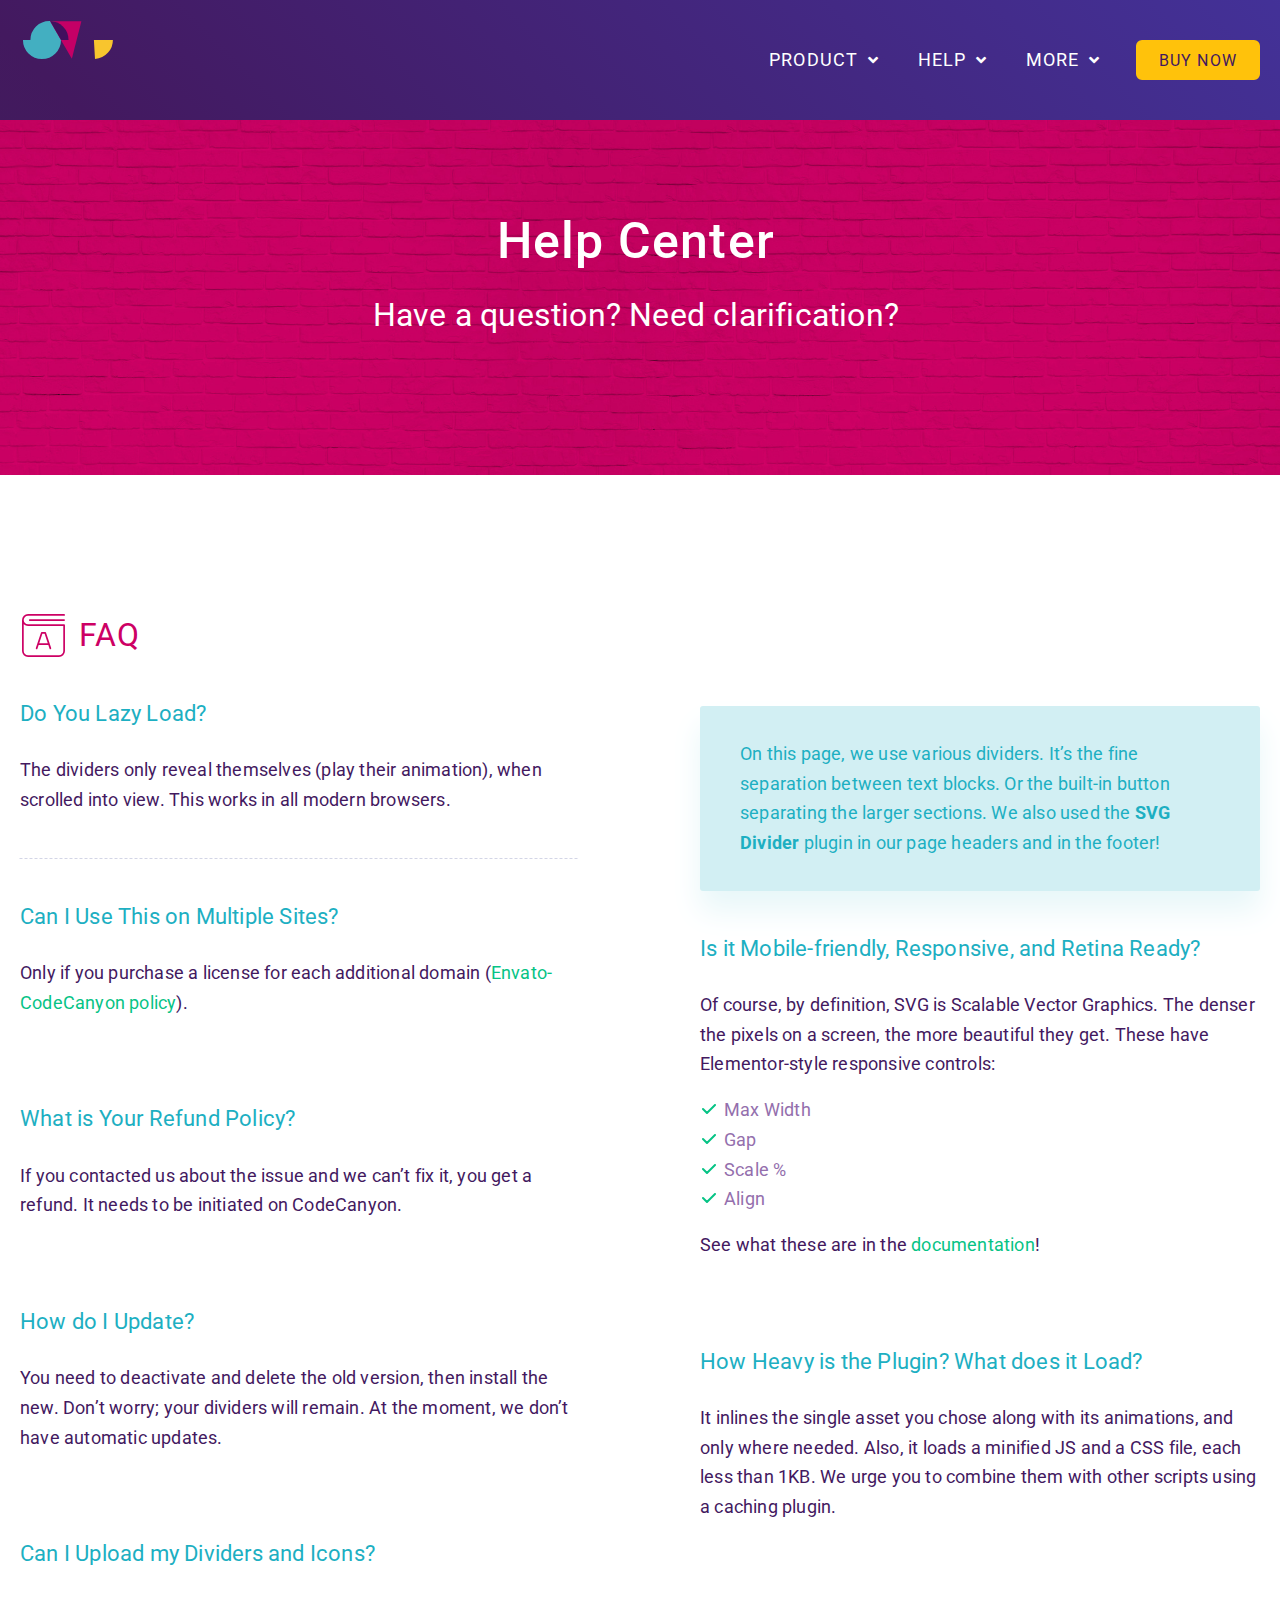
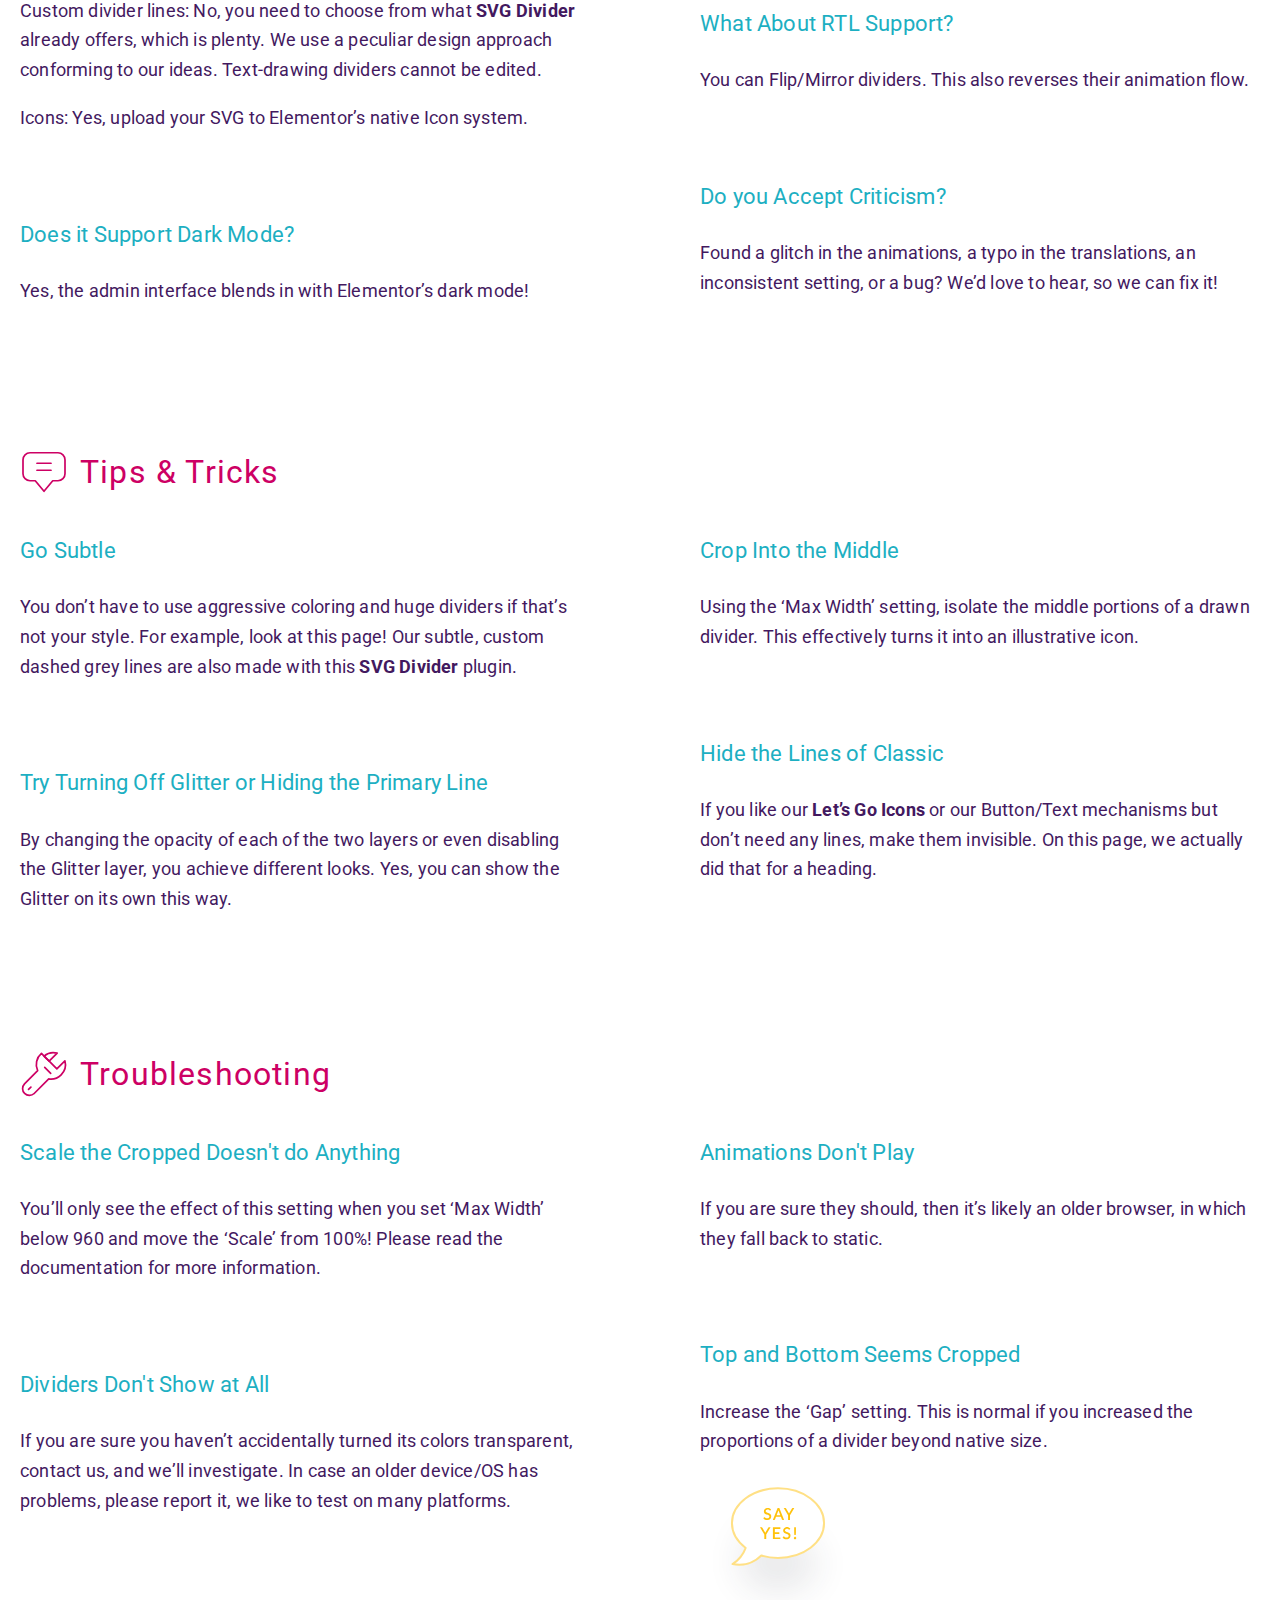
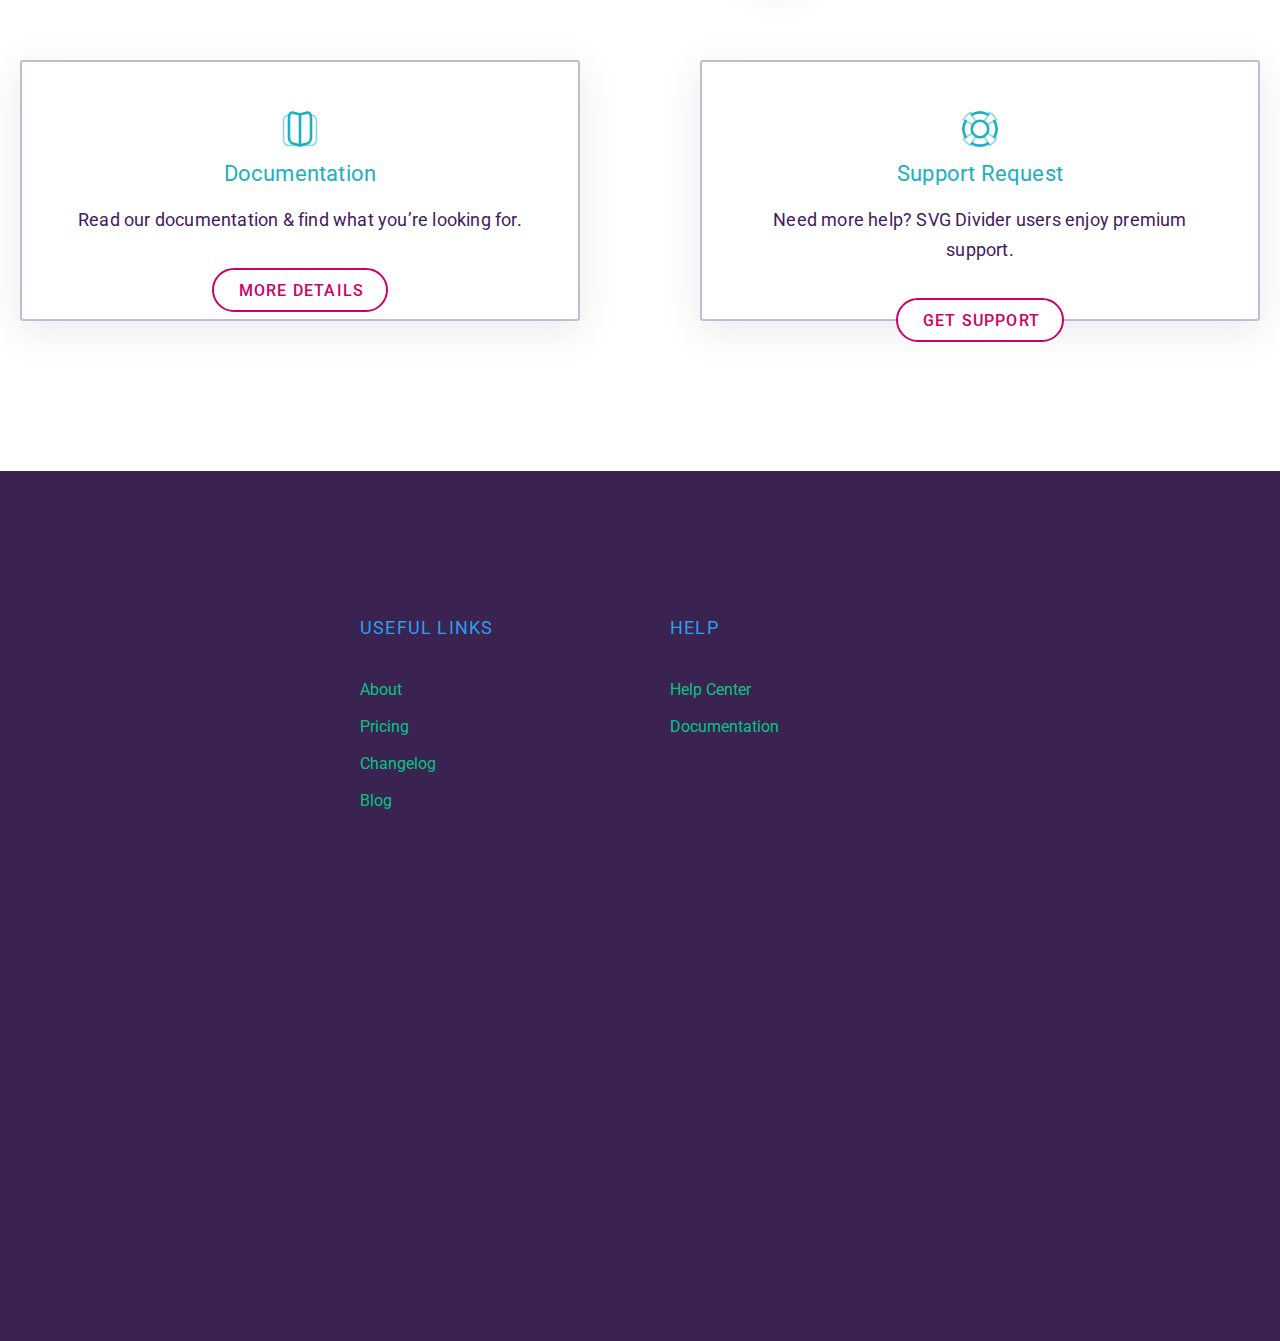
<file: help-center/index.html>
<!DOCTYPE html>
<html lang="en-US">
<head>
<link rel="stylesheet" href="/wp-content/cache/minify/6fef4.default.include.66fb1b.css" media="all">
<meta charset="UTF-8">
<meta name="viewport" content="width=device-width, initial-scale=1">
<link rel="profile" href="https://gmpg.org/xfn/11">
<title>Help Center - SVG Divider for Elementor</title>
<meta name="robots" content="max-image-preview:large">
<meta name="robots" content="max-snippet:-1, max-image-preview:large, max-video-preview:-1">
<link rel="canonical" href="/help-center/">
<meta property="og:locale" content="en_US">
<meta property="og:type" content="article">
<meta property="og:title" content="Help Center - SVG Divider for Elementor">
<meta property="og:description" content="Help Center Have a question? Need clarification? FAQ Do You Lazy Load? The dividers only reveal themselves (play their animation), when scrolled into view. This works in all modern browsers. Can I Use This on Multiple Sites? Only if you purchase a license for each additional domain (Envato-CodeCanyon policy). What is Your Refund Policy? If &hellip;">
<meta property="og:url" content="https://svgdivider.net/help-center/">
<meta property="og:site_name" content="SVG Divider for Elementor">
<meta property="fb:app_id" content="177582819993666">
<meta property="og:image" content="https://svgdivider.net/wp-content/uploads/2020/01/svg_fire-1.png">
<meta property="og:image:secure_url" content="https://svgdivider.net/wp-content/uploads/2020/01/svg_fire-1.png">
<meta name="twitter:card" content="summary_large_image">
<meta name="twitter:description" content="Help Center Have a question? Need clarification? FAQ Do You Lazy Load? The dividers only reveal themselves (play their animation), when scrolled into view. This works in all modern browsers. Can I Use This on Multiple Sites? Only if you purchase a license for each additional domain (Envato-CodeCanyon policy). What is Your Refund Policy? If [&hellip;]">
<meta name="twitter:title" content="Help Center - SVG Divider for Elementor">
<meta name="twitter:image" content="https://svgdivider.net/wp-content/uploads/2020/01/svg_fire-1.png"> <script type="application/ld+json" class="yoast-schema-graph yoast-schema-graph--main">{"@context":"https://schema.org","@graph":[{"@type":"WebSite","@id":"https://svgdivider.net/#website","url":"https://svgdivider.net/","name":"SVG Divider for Elementor","potentialAction":{"@type":"SearchAction","target":"https://svgdivider.net/?s={search_term_string}","query-input":"required name=search_term_string"}},{"@type":"ImageObject","@id":"https://svgdivider.net/help-center/#primaryimage","url":"https://svgdivider.net/wp-content/uploads/2020/01/svg_fire-1.png","width":339,"height":756},{"@type":"WebPage","@id":"https://svgdivider.net/help-center/#webpage","url":"https://svgdivider.net/help-center/","inLanguage":"en-US","name":"Help Center - SVG Divider for Elementor","isPartOf":{"@id":"https://svgdivider.net/#website"},"primaryImageOfPage":{"@id":"https://svgdivider.net/help-center/#primaryimage"},"datePublished":"2019-06-05T13:50:13+00:00","dateModified":"2021-06-04T15:03:43+00:00"}]}</script> <link rel="dns-prefetch" href="//s.w.org">
<link rel="alternate" type="application/rss+xml" title="SVG Divider for Elementor &raquo; Feed" href="/feed/">
<link rel="alternate" type="application/rss+xml" title="SVG Divider for Elementor &raquo; Comments Feed" href="/comments/feed/">
<link rel="stylesheet" id="google-fonts-1-css" href="https://fonts.googleapis.com/css?family=Roboto%3A100%2C100italic%2C200%2C200italic%2C300%2C300italic%2C400%2C400italic%2C500%2C500italic%2C600%2C600italic%2C700%2C700italic%2C800%2C800italic%2C900%2C900italic&#038;ver=5.7.2" type="text/css" media="all"> <script src="/wp-includes/js/jquery/jquery.min.js?ver=3.5.1" id="jquery-core-js"></script> <link rel="https://api.w.org/" href="/wp-json/">
<link rel="alternate" type="application/json" href="/wp-json/wp/v2/pages/2812">
<link rel="EditURI" type="application/rsd+xml" title="RSD" href="/xmlrpc.php?rsd">
<link rel="wlwmanifest" type="application/wlwmanifest+xml" href="/wp-includes/wlwmanifest.xml">
<meta name="generator" content="WordPress 5.7.2">
<link rel="shortlink" href="/?p=2812">
<link rel="alternate" type="application/json+oembed" href="/wp-json/oembed/1.0/embed?url=https%3A%2F%2F%2Fhelp-center%2F">
<link rel="alternate" type="text/xml+oembed" href="/wp-json/oembed/1.0/embed?url=https%3A%2F%2F%2Fhelp-center%2F&#038;format=xml"> <script>(function(i,s,o,g,r,a,m){i['GoogleAnalyticsObject']=r;i[r]=i[r]||function(){(i[r].q=i[r].q||[]).push(arguments)},i[r].l=1*new Date();a=s.createElement(o),m=s.getElementsByTagName(o)[0];a.async=1;a.src=g;m.parentNode.insertBefore(a,m)})(window,document,'script','https://www.google-analytics.com/analytics.js','ga');ga('create','UA-125630125-3','auto');ga('send','pageview');</script> <meta name="theme-color" content="#06c385">
<link rel="icon" href="/wp-content/uploads/2019/08/cropped-fav512-32x32.png" sizes="32x32">
<link rel="icon" href="/wp-content/uploads/2019/08/cropped-fav512-192x192.png" sizes="192x192">
<link rel="apple-touch-icon" href="/wp-content/uploads/2019/08/cropped-fav512-180x180.png">
<meta name="msapplication-TileImage" content="https://svgdivider.net/wp-content/uploads/2019/08/cropped-fav512-270x270.png">
</head>
<body class="page-template page-template-elementor_header_footer page page-id-2812 wp-custom-logo elementor-default elementor-template-full-width elementor-page elementor-page-2812">
<div data-elementor-type="header" data-elementor-id="60" class="elementor elementor-60 elementor-location-header" data-elementor-settings="[]"><div class="elementor-inner"><div class="elementor-section-wrap"><section class="elementor-element elementor-element-60b8f17f elementor-section-content-middle elementor-section-height-min-height elementor-section-stretched elementor-section-boxed elementor-section-height-default elementor-section-items-middle elementor-section elementor-top-section" data-id="60b8f17f" data-element_type="section" data-settings="{&quot;background_background&quot;:&quot;classic&quot;,&quot;stretch_section&quot;:&quot;section-stretched&quot;}"><div class="elementor-background-overlay"></div>
<div class="elementor-container elementor-column-gap-no"><div class="elementor-row">
<div class="elementor-element elementor-element-50f3a38f elementor-column elementor-col-50 elementor-top-column" data-id="50f3a38f" data-element_type="column"><div class="elementor-column-wrap  elementor-element-populated"><div class="elementor-widget-wrap"><div class="elementor-element elementor-element-20d26da5 elementor-widget elementor-widget-theme-site-logo elementor-widget-image" data-id="20d26da5" data-element_type="widget" data-widget_type="theme-site-logo.default"><div class="elementor-widget-container"><div class="elementor-image"> <a data-elementor-open-lightbox href="/"> <img src="/wp-content/uploads/2019/12/svg_logo_f.svg" class="attachment-full size-full" alt loading="lazy">		</a>
</div></div></div></div></div></div>
<div class="elementor-element elementor-element-cf9da76 elementor-column elementor-col-50 elementor-top-column" data-id="cf9da76" data-element_type="column"><div class="elementor-column-wrap  elementor-element-populated"><div class="elementor-widget-wrap"><div class="elementor-element elementor-element-37b8cd9 elementor-nav-menu__align-right elementor-nav-menu--dropdown-mobile elementor-nav-menu--stretch elementor-nav-menu--indicator-angle elementor-nav-menu__text-align-aside elementor-nav-menu--toggle elementor-nav-menu--burger elementor-widget elementor-widget-nav-menu" data-id="37b8cd9" data-element_type="widget" data-settings="{&quot;full_width&quot;:&quot;stretch&quot;,&quot;layout&quot;:&quot;horizontal&quot;,&quot;toggle&quot;:&quot;burger&quot;}" data-widget_type="nav-menu.default"><div class="elementor-widget-container">
<nav role="navigation" class="elementor-nav-menu--main elementor-nav-menu__container elementor-nav-menu--layout-horizontal e--pointer-none"><ul id="menu-1-37b8cd9" class="elementor-nav-menu">
<li class="menu-item menu-item-type-custom menu-item-object-custom menu-item-has-children menu-item-40">
<a href="#" class="elementor-item elementor-item-anchor">PRODUCT</a><ul class="sub-menu elementor-nav-menu--dropdown"> <li class="menu-item menu-item-type-post_type menu-item-object-page menu-item-home menu-item-45"><a href="/" class="elementor-sub-item">About</a></li> <li class="menu-item menu-item-type-custom menu-item-object-custom menu-item-home menu-item-3761"><a href="/#pricing" class="elementor-sub-item elementor-item-anchor">Pricing</a></li> <li class="menu-item menu-item-type-post_type menu-item-object-page menu-item-52"><a href="/changelog/" class="elementor-sub-item">Changelog</a></li>
</ul> </li> <li class="menu-item menu-item-type-custom menu-item-object-custom current-menu-ancestor current-menu-parent menu-item-has-children menu-item-46">
<a href="#" class="elementor-item elementor-item-anchor">HELP</a><ul class="sub-menu elementor-nav-menu--dropdown"> <li class="menu-item menu-item-type-post_type menu-item-object-page current-menu-item page_item page-item-2812 current_page_item menu-item-2815"><a href="/help-center/" aria-current="page" class="elementor-sub-item elementor-item-active">Help Center</a></li> <li class="menu-item menu-item-type-post_type menu-item-object-page menu-item-6633"><a href="/documentation/" class="elementor-sub-item">Documentation</a></li>
</ul> </li> <li class="menu-item menu-item-type-custom menu-item-object-custom menu-item-has-children menu-item-51">
<a href="#" class="elementor-item elementor-item-anchor">More</a><ul class="sub-menu elementor-nav-menu--dropdown"> <li class="menu-item menu-item-type-custom menu-item-object-custom menu-item-54"><a href="https://letswp.io/" class="elementor-sub-item">Blog</a></li> <li class="menu-item menu-item-type-custom menu-item-object-custom menu-item-58"><a href="#newsletter" class="elementor-sub-item elementor-item-anchor">Newsletter</a></li>
</ul> </li> <li class="menu-item menu-item-type-custom menu-item-object-custom menu-item-243"><a href="/checkout/#checkout" class="elementor-item elementor-item-anchor">BUY NOW</a></li>
</ul></nav><div class="elementor-menu-toggle" role="button" tabindex="0" aria-label="Menu Toggle" aria-expanded="false"> <i class="eicon-menu-bar" aria-hidden="true"></i> <span class="elementor-screen-only">Menu</span>
</div>
<nav class="elementor-nav-menu--dropdown elementor-nav-menu__container" role="navigation" aria-hidden="true"><ul id="menu-2-37b8cd9" class="elementor-nav-menu">
<li class="menu-item menu-item-type-custom menu-item-object-custom menu-item-has-children menu-item-40">
<a href="#" class="elementor-item elementor-item-anchor">PRODUCT</a><ul class="sub-menu elementor-nav-menu--dropdown"> <li class="menu-item menu-item-type-post_type menu-item-object-page menu-item-home menu-item-45"><a href="/" class="elementor-sub-item">About</a></li> <li class="menu-item menu-item-type-custom menu-item-object-custom menu-item-home menu-item-3761"><a href="/#pricing" class="elementor-sub-item elementor-item-anchor">Pricing</a></li> <li class="menu-item menu-item-type-post_type menu-item-object-page menu-item-52"><a href="/changelog/" class="elementor-sub-item">Changelog</a></li>
</ul> </li> <li class="menu-item menu-item-type-custom menu-item-object-custom current-menu-ancestor current-menu-parent menu-item-has-children menu-item-46">
<a href="#" class="elementor-item elementor-item-anchor">HELP</a><ul class="sub-menu elementor-nav-menu--dropdown"> <li class="menu-item menu-item-type-post_type menu-item-object-page current-menu-item page_item page-item-2812 current_page_item menu-item-2815"><a href="/help-center/" aria-current="page" class="elementor-sub-item elementor-item-active">Help Center</a></li> <li class="menu-item menu-item-type-post_type menu-item-object-page menu-item-6633"><a href="/documentation/" class="elementor-sub-item">Documentation</a></li>
</ul> </li> <li class="menu-item menu-item-type-custom menu-item-object-custom menu-item-has-children menu-item-51">
<a href="#" class="elementor-item elementor-item-anchor">More</a><ul class="sub-menu elementor-nav-menu--dropdown"> <li class="menu-item menu-item-type-custom menu-item-object-custom menu-item-54"><a href="https://letswp.io/" class="elementor-sub-item">Blog</a></li> <li class="menu-item menu-item-type-custom menu-item-object-custom menu-item-58"><a href="#newsletter" class="elementor-sub-item elementor-item-anchor">Newsletter</a></li>
</ul> </li> <li class="menu-item menu-item-type-custom menu-item-object-custom menu-item-243"><a href="/checkout/#checkout" class="elementor-item elementor-item-anchor">BUY NOW</a></li>
</ul></nav>
</div></div></div></div></div>
</div></div></section></div></div></div>
<div data-elementor-type="wp-page" data-elementor-id="2812" class="elementor elementor-2812" data-elementor-settings="[]"><div class="elementor-inner"><div class="elementor-section-wrap">
<section class="elementor-element elementor-element-f2e0e30 elementor-section-height-min-height elementor-section-boxed elementor-section-height-default elementor-section-items-middle elementor-section elementor-top-section" data-id="f2e0e30" data-element_type="section" data-settings="{&quot;background_background&quot;:&quot;classic&quot;}"><div class="elementor-container elementor-column-gap-default"><div class="elementor-row"><div class="elementor-element elementor-element-f604451 elementor-column elementor-col-100 elementor-top-column" data-id="f604451" data-element_type="column"><div class="elementor-column-wrap"><div class="elementor-widget-wrap"></div></div></div></div></div></section><section class="elementor-element elementor-element-b4f8a3f elementor-section-boxed elementor-section-height-default elementor-section-height-default elementor-section elementor-top-section" data-id="b4f8a3f" data-element_type="section" data-settings="{&quot;background_background&quot;:&quot;classic&quot;}"><div class="elementor-container elementor-column-gap-default"><div class="elementor-row">
<div class="elementor-element elementor-element-dae6c84 elementor-column elementor-col-33 elementor-top-column" data-id="dae6c84" data-element_type="column"><div class="elementor-column-wrap"><div class="elementor-widget-wrap"></div></div></div>
<div class="elementor-element elementor-element-133fa0f elementor-column elementor-col-33 elementor-top-column" data-id="133fa0f" data-element_type="column"><div class="elementor-column-wrap  elementor-element-populated"><div class="elementor-widget-wrap">
<div class="elementor-element elementor-element-21a6ffa animated-fast elementor-widget__width-initial elementor-absolute elementor-hidden-phone elementor-invisible elementor-widget elementor-widget-image" data-id="21a6ffa" data-element_type="widget" data-settings="{&quot;_animation&quot;:&quot;fadeIn&quot;,&quot;_animation_delay&quot;:1400,&quot;_position&quot;:&quot;absolute&quot;}" data-widget_type="image.default"><div class="elementor-widget-container"><div class="elementor-image"> <img width="339" height="756" src="/wp-content/uploads/2020/01/svg_fire-1.png" class="attachment-full size-full" alt loading="lazy" srcset="/wp-content/uploads/2020/01/svg_fire-1.png 339w, /wp-content/uploads/2020/01/svg_fire-1-135x300.png 135w" sizes="(max-width: 339px) 100vw, 339px">
</div></div></div>
<div class="elementor-element elementor-element-241b89d animated-fast elementor-invisible elementor-widget elementor-widget-heading" data-id="241b89d" data-element_type="widget" data-settings="{&quot;_animation&quot;:&quot;fadeIn&quot;}" data-widget_type="heading.default"><div class="elementor-widget-container"><h2 class="elementor-heading-title elementor-size-default">Help Center</h2></div></div>
<div class="elementor-element elementor-element-51d5d4c animated-fast elementor-invisible elementor-widget elementor-widget-heading" data-id="51d5d4c" data-element_type="widget" data-settings="{&quot;_animation&quot;:&quot;fadeIn&quot;,&quot;_animation_delay&quot;:100}" data-widget_type="heading.default"><div class="elementor-widget-container"><h2 class="elementor-heading-title elementor-size-default">Have a question? Need clarification?</h2></div></div>
<div class="elementor-element elementor-element-a0a17cc elementor-sde-scale-the-svg elementor-sde-flip-off elementor-widget elementor-widget-svg-divider-for-elementor" data-id="a0a17cc" data-element_type="widget" data-widget_type="svg-divider-for-elementor.default"><div class="elementor-widget-container">
<div class="sde-wrapper sde-drawn sde-a0a17cc sde-cropping-allow"><div class="sde svg-divider-for-elementor"><svg preserveaspectratio="xMidYMid slice" class="sde-divider-svg sde-glitter-on sde-animation-loop" data-animation-class="sde-sa-14" data-animation-delay="200" style="opacity:0;" xmlns="http://www.w3.org/2000/svg" width="960" height="47" viewbox="0 0 960 47"><g class="sde-primary-group"><path fill="none" stroke="#6e7881" stroke-linecap="round" stroke-linejoin="round" stroke-width="3" d="M1.5 25.3c67.517-3.993 220.984-6.025 288.607-3.768 19.131.64 38.195 2.731 57.262 4.285 19.487 1.584 39.192 2.461 58.717.907 11.09-.883 22.6-2.3 32.709-7.232 8.83-4.307 16.4-10.748 25.35-14.859a31.2 31.2 0 0116-3.01c12.475 1.193 21.684 12.944 20.57 26.253-.9 10.643-9.71 18.5-19.689 17.547-7.987-.76-13.88-8.282-13.167-16.8.573-6.812 6.213-11.84 12.6-11.23 5.107.484 8.882 5.3 8.423 10.75a7.582 7.582 0 01-8.061 7.188c-6.006-.576-7.369-9.851-1.376-11.419 4.665-1.219 10.228.43 14.929.682 16.281.87 40.143 2.018 51.494 1.46 29.064-1.429 58.262-.54 87.484-1.625 61.461-2.279 123.068 1.149 184.554 1.059 20.18-.029 119.428.147 139.594.9"></path></g><g fill="none" stroke="#6e7881" stroke-linecap="round" stroke-linejoin="round" stroke-width="2" class="sde-glitter-group"><path d="M516.751 38.324a1 1 0 11-1-1 1 1 0 011 1z"></path><path d="M453.751 30.324a1 1 0 11-1-1 1 1 0 011 1z"></path><circle cx="537.792" cy="12.376" r="3.5"></circle><path d="M425.041 5.948a3.5 3.5 0 11-3.5-3.5 3.5 3.5 0 013.5 3.5z"></path></g></svg></div></div>
<style>.sde-a0a17cc .sde-sa-14 .sde-glitter-group :nth-child(5n+1){animation:sde-reveal 320ms linear 800ms forwards,sde-flicker 600ms linear 1173ms alternate infinite}.sde-a0a17cc .sde-sa-14 .sde-glitter-group :nth-child(5n+2){animation:sde-reveal 320ms linear 907ms forwards,sde-flicker 700ms linear 1280ms alternate infinite}.sde-a0a17cc .sde-sa-14 .sde-glitter-group :nth-child(5n+3){animation:sde-reveal 320ms linear 1013ms forwards,sde-flicker 800ms linear 1387ms alternate infinite}.sde-a0a17cc .sde-sa-14 .sde-glitter-group :nth-child(5n+4){animation:sde-reveal 320ms linear 1120ms forwards,sde-flicker 900ms linear 1493ms alternate infinite}.sde-a0a17cc .sde-sa-14 .sde-glitter-group :nth-child(5n+5){animation:sde-reveal 320ms linear 1227ms forwards,sde-flicker 1000ms linear 1600ms alternate infinite}.sde-a0a17cc .sde-sa-14 .sde-glitter-group :nth-child(5n+6){animation:sde-reveal 320ms linear 1333ms forwards,sde-flicker 1100ms linear 1707ms alternate infinite}.sde-a0a17cc .sde-sa-14 .sde-primary-group path{stroke-dasharray:1115;stroke-dashoffset:1115;animation:sde-draw 1600ms cubic-bezier(.3,.9,.7,.1) forwards}.sde-a0a17cc .sde{height:34px}.elementor-sde-old-browser-bypass .sde-a0a17cc .sde svg{transform:scale(0.733)}.elementor-sde-old-browser-bypass .sde-a0a17cc .sde{padding:1px 0}@media(max-width:1024px){.sde-a0a17cc .sde{height:35px}.elementor-sde-old-browser-bypass .sde-a0a17cc .sde svg{transform:scale(0.74)}.elementor-sde-old-browser-bypass .sde-a0a17cc .sde{padding:1px 0}}@media(max-width:767px){.sde-a0a17cc .sde{height:36px}.elementor-sde-old-browser-bypass .sde-a0a17cc .sde svg{transform:scale(0.772)}.elementor-sde-old-browser-bypass .sde-a0a17cc .sde{padding:1px 0}}</style>
</div></div>
</div></div></div>
<div class="elementor-element elementor-element-7c9796c elementor-column elementor-col-33 elementor-top-column" data-id="7c9796c" data-element_type="column"><div class="elementor-column-wrap"><div class="elementor-widget-wrap"></div></div></div>
</div></div></section><section class="elementor-element elementor-element-5e7ef96 elementor-section-boxed elementor-section-height-default elementor-section-height-default elementor-section elementor-top-section" data-id="5e7ef96" data-element_type="section" data-settings="{&quot;background_background&quot;:&quot;classic&quot;}"><div class="elementor-container elementor-column-gap-default"><div class="elementor-row"><div class="elementor-element elementor-element-5f24897 elementor-column elementor-col-100 elementor-top-column" data-id="5f24897" data-element_type="column"><div class="elementor-column-wrap  elementor-element-populated"><div class="elementor-widget-wrap"><div class="elementor-element elementor-element-2b2ecaa elementor-sde-me-align-left elementor-widget elementor-widget-svg-divider-for-elementor" data-id="2b2ecaa" data-element_type="widget" data-widget_type="svg-divider-for-elementor.default"><div class="elementor-widget-container"><div class="sde svg-divider-for-elementor sde-classic-me">
<div class="sde-classic-me-left"><svg class="sde-divider-svg sde-classic" width="100%" xmlns="http://www.w3.org/2000/svg"> <line y1="50%" y2="50%" x1="100%" x2="0%"></line> </svg></div>
<div class="sde-classic-me-center"><a class="elementor-svg-divider-basic-button elementor-button elementor-sde-button-inner-icon elementor-sde-button-inner-icon-left"><div class="elementor-icon-wrapper elementor-view-default"><div class="elementor-icon"><svg class="sde-letsgo-icon" viewbox="0 0 32 32" xmlns="http://www.w3.org/2000/svg" width="32" height="32"><path fill="none" stroke="#000" stroke-width="2" stroke-linecap="round" stroke-linejoin="round" stroke-miterlimit="10" d="M7.99 7h20M4 7v18a3.01 3.01 0 0 0 3.008 3h17.984A3.01 3.01 0 0 0 28 25V10H7.008A3.009 3.009 0 0 1 4 7a3.01 3.01 0 0 1 3.008-3H28"></path><g fill="none" stroke="#000" stroke-width="2" stroke-linecap="round" stroke-linejoin="round" stroke-miterlimit="10"><path d="M12 23.5l2.974-9h2.052l2.974 9M19.202 21h-6.404"></path></g></svg></div></div>
<span>FAQ</span></a></div>
<div class="sde-classic-me-right"><svg class="sde-divider-svg sde-classic" width="100%" xmlns="http://www.w3.org/2000/svg"> <line y1="50%" y2="50%" x2="100%"></line> </svg></div>
</div></div></div></div></div></div></div></div></section><section class="elementor-element elementor-element-c0c4a2d elementor-section-boxed elementor-section-height-default elementor-section-height-default elementor-section elementor-top-section" data-id="c0c4a2d" data-element_type="section" data-settings="{&quot;background_background&quot;:&quot;classic&quot;}"><div class="elementor-container elementor-column-gap-default"><div class="elementor-row">
<div class="elementor-element elementor-element-f10f2cd elementor-column elementor-col-50 elementor-top-column" data-id="f10f2cd" data-element_type="column"><div class="elementor-column-wrap  elementor-element-populated"><div class="elementor-widget-wrap">
<div class="elementor-element elementor-element-e4a041a elementor-widget elementor-widget-heading" data-id="e4a041a" data-element_type="widget" data-widget_type="heading.default"><div class="elementor-widget-container"><h2 class="elementor-heading-title elementor-size-default">Do You Lazy Load?</h2></div></div>
<div class="elementor-element elementor-element-f942c00 elementor-widget elementor-widget-text-editor" data-id="f942c00" data-element_type="widget" data-widget_type="text-editor.default"><div class="elementor-widget-container"><div class="elementor-text-editor elementor-clearfix"><p>The dividers only reveal themselves (play their animation), when scrolled into view. This works in all modern browsers.</p></div></div></div>
<div class="elementor-element elementor-element-dab2255 animated-fast elementor-invisible elementor-widget elementor-widget-svg-divider-for-elementor" data-id="dab2255" data-element_type="widget" data-settings="{&quot;_animation&quot;:&quot;none&quot;}" data-widget_type="svg-divider-for-elementor.default"><div class="elementor-widget-container"><div class="sde svg-divider-for-elementor"><svg class="sde-divider-svg sde-classic" width="100%" xmlns="http://www.w3.org/2000/svg"> <line y1="50%" y2="50%" x2="100%"></line> </svg></div></div></div>
<div class="elementor-element elementor-element-b83a0b8 elementor-widget elementor-widget-heading" data-id="b83a0b8" data-element_type="widget" data-widget_type="heading.default"><div class="elementor-widget-container"><h2 class="elementor-heading-title elementor-size-default">Can I Use This on Multiple Sites?</h2></div></div>
<div class="elementor-element elementor-element-fa8fdd7 elementor-widget elementor-widget-text-editor" data-id="fa8fdd7" data-element_type="widget" data-widget_type="text-editor.default"><div class="elementor-widget-container"><div class="elementor-text-editor elementor-clearfix"><p>Only if you purchase a license for each additional domain (<a href="https://codecanyon.net/licenses/terms/regular" target="_blank" rel="noopener">Envato-CodeCanyon policy</a>).</p></div></div></div>
<div class="elementor-element elementor-element-e7c7459 animated-fast elementor-invisible elementor-widget elementor-widget-svg-divider-for-elementor" data-id="e7c7459" data-element_type="widget" data-settings="{&quot;_animation&quot;:&quot;none&quot;,&quot;_animation_delay&quot;:1900}" data-widget_type="svg-divider-for-elementor.default"><div class="elementor-widget-container"><div class="sde svg-divider-for-elementor"><svg class="sde-divider-svg sde-classic" width="100%" xmlns="http://www.w3.org/2000/svg"> <line y1="50%" y2="50%" x2="100%"></line> </svg></div></div></div>
<div class="elementor-element elementor-element-33faec3 elementor-widget elementor-widget-heading" data-id="33faec3" data-element_type="widget" data-widget_type="heading.default"><div class="elementor-widget-container"><h2 class="elementor-heading-title elementor-size-default">What is Your Refund Policy?</h2></div></div>
<div class="elementor-element elementor-element-5ebc6d1 elementor-widget elementor-widget-text-editor" data-id="5ebc6d1" data-element_type="widget" data-widget_type="text-editor.default"><div class="elementor-widget-container"><div class="elementor-text-editor elementor-clearfix"><p>If you contacted us about the issue and we can&#8217;t fix it, you get a refund. It needs to be initiated on CodeCanyon.</p></div></div></div>
<div class="elementor-element elementor-element-2f4bd45 animated-fast elementor-invisible elementor-widget elementor-widget-svg-divider-for-elementor" data-id="2f4bd45" data-element_type="widget" data-settings="{&quot;_animation&quot;:&quot;none&quot;,&quot;_animation_delay&quot;:1900}" data-widget_type="svg-divider-for-elementor.default"><div class="elementor-widget-container"><div class="sde svg-divider-for-elementor"><svg class="sde-divider-svg sde-classic" width="100%" xmlns="http://www.w3.org/2000/svg"> <line y1="50%" y2="50%" x2="100%"></line> </svg></div></div></div>
<div class="elementor-element elementor-element-c0dc694 elementor-widget elementor-widget-heading" data-id="c0dc694" data-element_type="widget" data-widget_type="heading.default"><div class="elementor-widget-container"><h2 class="elementor-heading-title elementor-size-default">How do I Update?</h2></div></div>
<div class="elementor-element elementor-element-c224076 elementor-widget elementor-widget-text-editor" data-id="c224076" data-element_type="widget" data-widget_type="text-editor.default"><div class="elementor-widget-container"><div class="elementor-text-editor elementor-clearfix"><p>You need to deactivate and delete the old version, then install the new. Don&#8217;t worry; your dividers will remain. At the moment, we don&#8217;t have automatic updates. </p></div></div></div>
<div class="elementor-element elementor-element-6e42475 animated-fast elementor-invisible elementor-widget elementor-widget-svg-divider-for-elementor" data-id="6e42475" data-element_type="widget" data-settings="{&quot;_animation&quot;:&quot;none&quot;,&quot;_animation_delay&quot;:1900}" data-widget_type="svg-divider-for-elementor.default"><div class="elementor-widget-container"><div class="sde svg-divider-for-elementor"><svg class="sde-divider-svg sde-classic" width="100%" xmlns="http://www.w3.org/2000/svg"> <line y1="50%" y2="50%" x2="100%"></line> </svg></div></div></div>
<div class="elementor-element elementor-element-cac447d elementor-widget elementor-widget-heading" data-id="cac447d" data-element_type="widget" data-widget_type="heading.default"><div class="elementor-widget-container"><h2 class="elementor-heading-title elementor-size-default">Can I Upload my Dividers and Icons?</h2></div></div>
<div class="elementor-element elementor-element-a08fe60 elementor-widget elementor-widget-text-editor" data-id="a08fe60" data-element_type="widget" data-widget_type="text-editor.default"><div class="elementor-widget-container"><div class="elementor-text-editor elementor-clearfix">
<p>Custom divider lines: No, you need to choose from what <b>SVG Divider</b> already offers, which is plenty. We use a peculiar design approach conforming to our ideas. Text-drawing dividers cannot be edited.</p>
<p>Icons: Yes, upload your SVG to Elementor&#8217;s native Icon system.</p>
</div></div></div>
<div class="elementor-element elementor-element-0586cad animated-fast elementor-invisible elementor-widget elementor-widget-svg-divider-for-elementor" data-id="0586cad" data-element_type="widget" data-settings="{&quot;_animation&quot;:&quot;none&quot;,&quot;_animation_delay&quot;:1900}" data-widget_type="svg-divider-for-elementor.default"><div class="elementor-widget-container"><div class="sde svg-divider-for-elementor"><svg class="sde-divider-svg sde-classic" width="100%" xmlns="http://www.w3.org/2000/svg"> <line y1="50%" y2="50%" x2="100%"></line> </svg></div></div></div>
<div class="elementor-element elementor-element-14ca3d6 elementor-widget elementor-widget-heading" data-id="14ca3d6" data-element_type="widget" data-widget_type="heading.default"><div class="elementor-widget-container"><h2 class="elementor-heading-title elementor-size-default">Does it Support Dark Mode?</h2></div></div>
<div class="elementor-element elementor-element-1f6f67c elementor-widget elementor-widget-text-editor" data-id="1f6f67c" data-element_type="widget" data-widget_type="text-editor.default"><div class="elementor-widget-container"><div class="elementor-text-editor elementor-clearfix"><p>Yes, the admin interface blends in with Elementor&#8217;s dark mode!</p></div></div></div>
</div></div></div>
<div class="elementor-element elementor-element-52b3694 elementor-column elementor-col-50 elementor-top-column" data-id="52b3694" data-element_type="column"><div class="elementor-column-wrap  elementor-element-populated"><div class="elementor-widget-wrap">
<section class="elementor-element elementor-element-b09f586 elementor-section-boxed elementor-section-height-default elementor-section-height-default elementor-section elementor-inner-section" data-id="b09f586" data-element_type="section"><div class="elementor-container elementor-column-gap-default"><div class="elementor-row"><div class="elementor-element elementor-element-a6f68c3 elementor-column elementor-col-100 elementor-inner-column" data-id="a6f68c3" data-element_type="column"><div class="elementor-column-wrap  elementor-element-populated"><div class="elementor-widget-wrap"><div class="elementor-element elementor-element-ea71879 elementor-widget elementor-widget-text-editor" data-id="ea71879" data-element_type="widget" data-widget_type="text-editor.default"><div class="elementor-widget-container"><div class="elementor-text-editor elementor-clearfix"><p>On this page, we use various dividers. It&#8217;s the fine separation between text blocks. Or the built-in button separating the larger sections. We also used the <strong>SVG Divider</strong> plugin in our page headers and in the footer!</p></div></div></div></div></div></div></div></div></section><div class="elementor-element elementor-element-28d35e1 elementor-widget elementor-widget-heading" data-id="28d35e1" data-element_type="widget" data-widget_type="heading.default"><div class="elementor-widget-container"><h2 class="elementor-heading-title elementor-size-default">Is it Mobile-friendly, Responsive, and Retina Ready?</h2></div></div>
<div class="elementor-element elementor-element-0b25bd7 elementor-widget elementor-widget-text-editor" data-id="0b25bd7" data-element_type="widget" data-widget_type="text-editor.default"><div class="elementor-widget-container"><div class="elementor-text-editor elementor-clearfix"><p>Of course, by definition, SVG is Scalable Vector Graphics. The denser the pixels on a screen, the more beautiful they get. These have Elementor-style responsive controls:</p></div></div></div>
<div class="elementor-element elementor-element-6085e3b elementor-widget elementor-widget-text-editor" data-id="6085e3b" data-element_type="widget" data-widget_type="text-editor.default"><div class="elementor-widget-container"><div class="elementor-text-editor elementor-clearfix"><ul> <li>Max Width</li> <li>Gap</li> <li>Scale %</li>
<li>Align</li>
</ul></div></div></div>
<div class="elementor-element elementor-element-360cc7b elementor-widget elementor-widget-text-editor" data-id="360cc7b" data-element_type="widget" data-widget_type="text-editor.default"><div class="elementor-widget-container"><div class="elementor-text-editor elementor-clearfix"><p>See what these are in the <a href="/documentation/">documentation</a>!</p></div></div></div>
<div class="elementor-element elementor-element-adcc9e4 animated-fast elementor-invisible elementor-widget elementor-widget-svg-divider-for-elementor" data-id="adcc9e4" data-element_type="widget" data-settings="{&quot;_animation&quot;:&quot;none&quot;,&quot;_animation_delay&quot;:1900}" data-widget_type="svg-divider-for-elementor.default"><div class="elementor-widget-container"><div class="sde svg-divider-for-elementor"><svg class="sde-divider-svg sde-classic" width="100%" xmlns="http://www.w3.org/2000/svg"> <line y1="50%" y2="50%" x2="100%"></line> </svg></div></div></div>
<div class="elementor-element elementor-element-ff055c2 elementor-widget elementor-widget-heading" data-id="ff055c2" data-element_type="widget" data-widget_type="heading.default"><div class="elementor-widget-container"><h2 class="elementor-heading-title elementor-size-default">How Heavy is the Plugin? What does it Load?</h2></div></div>
<div class="elementor-element elementor-element-9c9c7ec elementor-widget elementor-widget-text-editor" data-id="9c9c7ec" data-element_type="widget" data-widget_type="text-editor.default"><div class="elementor-widget-container"><div class="elementor-text-editor elementor-clearfix"><p>It inlines the single asset you chose along with its animations, and only where needed. Also, it loads a minified JS and a CSS file, each less than 1KB. We urge you to combine them with other scripts using a caching plugin.</p></div></div></div>
<div class="elementor-element elementor-element-d0c2af0 animated-fast elementor-invisible elementor-widget elementor-widget-svg-divider-for-elementor" data-id="d0c2af0" data-element_type="widget" data-settings="{&quot;_animation&quot;:&quot;none&quot;,&quot;_animation_delay&quot;:1900}" data-widget_type="svg-divider-for-elementor.default"><div class="elementor-widget-container"><div class="sde svg-divider-for-elementor"><svg class="sde-divider-svg sde-classic" width="100%" xmlns="http://www.w3.org/2000/svg"> <line y1="50%" y2="50%" x2="100%"></line> </svg></div></div></div>
<div class="elementor-element elementor-element-27e636f elementor-widget elementor-widget-heading" data-id="27e636f" data-element_type="widget" data-widget_type="heading.default"><div class="elementor-widget-container"><h2 class="elementor-heading-title elementor-size-default">What About RTL Support?</h2></div></div>
<div class="elementor-element elementor-element-823892f elementor-widget elementor-widget-text-editor" data-id="823892f" data-element_type="widget" data-widget_type="text-editor.default"><div class="elementor-widget-container"><div class="elementor-text-editor elementor-clearfix"><p>You can Flip/Mirror dividers. This also reverses their animation flow.</p></div></div></div>
<div class="elementor-element elementor-element-dc75717 animated-fast elementor-invisible elementor-widget elementor-widget-svg-divider-for-elementor" data-id="dc75717" data-element_type="widget" data-settings="{&quot;_animation&quot;:&quot;none&quot;,&quot;_animation_delay&quot;:1900}" data-widget_type="svg-divider-for-elementor.default"><div class="elementor-widget-container"><div class="sde svg-divider-for-elementor"><svg class="sde-divider-svg sde-classic" width="100%" xmlns="http://www.w3.org/2000/svg"> <line y1="50%" y2="50%" x2="100%"></line> </svg></div></div></div>
<div class="elementor-element elementor-element-3b2bb46 elementor-widget elementor-widget-heading" data-id="3b2bb46" data-element_type="widget" data-widget_type="heading.default"><div class="elementor-widget-container"><h2 class="elementor-heading-title elementor-size-default">Do you Accept Criticism?</h2></div></div>
<div class="elementor-element elementor-element-0d1bf39 elementor-widget elementor-widget-text-editor" data-id="0d1bf39" data-element_type="widget" data-widget_type="text-editor.default"><div class="elementor-widget-container"><div class="elementor-text-editor elementor-clearfix"><p>Found a glitch in the animations, a typo in the translations, an inconsistent setting, or a bug? We&#8217;d love to hear, so we can fix it!</p></div></div></div>
</div></div></div>
</div></div></section><section class="elementor-element elementor-element-bdcf8f3 elementor-section-boxed elementor-section-height-default elementor-section-height-default elementor-section elementor-top-section" data-id="bdcf8f3" data-element_type="section"><div class="elementor-container elementor-column-gap-default"><div class="elementor-row"><div class="elementor-element elementor-element-69912b3 elementor-column elementor-col-100 elementor-top-column" data-id="69912b3" data-element_type="column"><div class="elementor-column-wrap  elementor-element-populated"><div class="elementor-widget-wrap"><div class="elementor-element elementor-element-0e9dc05 animated-fast elementor-sde-me-align-center elementor-invisible elementor-widget elementor-widget-svg-divider-for-elementor" data-id="0e9dc05" data-element_type="widget" data-settings="{&quot;_animation&quot;:&quot;fadeIn&quot;,&quot;_animation_delay&quot;:300}" data-widget_type="svg-divider-for-elementor.default"><div class="elementor-widget-container"><div class="sde svg-divider-for-elementor sde-classic-me">
<div class="sde-classic-me-left">
<svg class="sde-divider-svg sde-classic" width="100%" xmlns="http://www.w3.org/2000/svg"> <line y1="50%" y2="50%" x1="100%" x2="0%"></line> </svg><svg class="sde-divider-svg sde-classic sde-second-line" width="100%" xmlns="http://www.w3.org/2000/svg"> <line y1="50%" y2="50%" x1="100%" x2="0%"></line> </svg>
</div>
<div class="sde-classic-me-center"><a class="elementor-svg-divider-basic-button elementor-button elementor-sde-button-inner-icon elementor-sde-button-inner-icon-left" href="https://codecanyon.net/user/firsh#contact" target="_blank"><div class="elementor-icon-wrapper elementor-view-default"><div class="elementor-icon"><i aria-hidden="true" class="fas fa-question-circle"></i></div></div>
<span>Get in touch</span></a></div>
<div class="sde-classic-me-right">
<svg class="sde-divider-svg sde-classic" width="100%" xmlns="http://www.w3.org/2000/svg"> <line y1="50%" y2="50%" x2="100%"></line> </svg><svg class="sde-divider-svg sde-classic sde-second-line" width="100%" xmlns="http://www.w3.org/2000/svg"> <line y1="50%" y2="50%" x2="100%"></line> </svg>
</div>
</div></div></div></div></div></div></div></div></section><section class="elementor-element elementor-element-6b1fcee elementor-section-boxed elementor-section-height-default elementor-section-height-default elementor-section elementor-top-section" data-id="6b1fcee" data-element_type="section" data-settings="{&quot;background_background&quot;:&quot;classic&quot;}"><div class="elementor-container elementor-column-gap-default"><div class="elementor-row"><div class="elementor-element elementor-element-d086a20 elementor-column elementor-col-50 elementor-top-column" data-id="d086a20" data-element_type="column"><div class="elementor-column-wrap  elementor-element-populated"><div class="elementor-widget-wrap"><div class="elementor-element elementor-element-f931148 elementor-sde-me-align-left elementor-widget elementor-widget-svg-divider-for-elementor" data-id="f931148" data-element_type="widget" data-widget_type="svg-divider-for-elementor.default"><div class="elementor-widget-container"><div class="sde svg-divider-for-elementor sde-classic-me">
<div class="sde-classic-me-left"><svg class="sde-divider-svg sde-classic" width="100%" xmlns="http://www.w3.org/2000/svg"> <line y1="50%" y2="50%" x1="100%" x2="0%"></line> </svg></div>
<div class="sde-classic-me-center"><a class="elementor-svg-divider-basic-button elementor-button elementor-sde-button-inner-icon elementor-sde-button-inner-icon-left"><div class="elementor-icon-wrapper elementor-view-default"><div class="elementor-icon"><svg class="sde-letsgo-icon" viewbox="0 0 32 32" xmlns="http://www.w3.org/2000/svg" width="32" height="32"><path fill="none" stroke="#000" stroke-width="2" stroke-linecap="round" stroke-linejoin="round" stroke-miterlimit="10" d="M11 21l5 6 5-6h2.989A4.011 4.011 0 0 0 28 16.989V9.01A4.011 4.011 0 0 0 23.989 5H8.01A4.01 4.01 0 0 0 4 9.01v7.979A4.011 4.011 0 0 0 8.01 21H11z"></path><g fill="none" stroke="#000" stroke-width="2" stroke-linecap="round" stroke-linejoin="round" stroke-miterlimit="10"><path d="M12 15h8M12 11h8"></path></g></svg></div></div>
<span>Tips & Tricks</span></a></div>
<div class="sde-classic-me-right"><svg class="sde-divider-svg sde-classic" width="100%" xmlns="http://www.w3.org/2000/svg"> <line y1="50%" y2="50%" x2="100%"></line> </svg></div>
</div></div></div></div></div></div></div></div></section><section class="elementor-element elementor-element-ff0b808 elementor-section-boxed elementor-section-height-default elementor-section-height-default elementor-section elementor-top-section" data-id="ff0b808" data-element_type="section" data-settings="{&quot;background_background&quot;:&quot;classic&quot;}"><div class="elementor-container elementor-column-gap-default"><div class="elementor-row">
<div class="elementor-element elementor-element-34bdd14 elementor-column elementor-col-50 elementor-top-column" data-id="34bdd14" data-element_type="column"><div class="elementor-column-wrap  elementor-element-populated"><div class="elementor-widget-wrap">
<div class="elementor-element elementor-element-7f61db6 elementor-widget elementor-widget-heading" data-id="7f61db6" data-element_type="widget" data-widget_type="heading.default"><div class="elementor-widget-container"><h2 class="elementor-heading-title elementor-size-default">Go Subtle</h2></div></div>
<div class="elementor-element elementor-element-78c36e6 elementor-widget elementor-widget-text-editor" data-id="78c36e6" data-element_type="widget" data-widget_type="text-editor.default"><div class="elementor-widget-container"><div class="elementor-text-editor elementor-clearfix"><p>You don&#8217;t have to use aggressive coloring and huge dividers if that&#8217;s not your style. For example, look at this page! Our subtle, custom dashed grey lines are also made with this <b>SVG Divider</b> plugin.</p></div></div></div>
<div class="elementor-element elementor-element-fc9605f animated-fast elementor-invisible elementor-widget elementor-widget-svg-divider-for-elementor" data-id="fc9605f" data-element_type="widget" data-settings="{&quot;_animation&quot;:&quot;none&quot;,&quot;_animation_delay&quot;:1900}" data-widget_type="svg-divider-for-elementor.default"><div class="elementor-widget-container"><div class="sde svg-divider-for-elementor"><svg class="sde-divider-svg sde-classic" width="100%" xmlns="http://www.w3.org/2000/svg"> <line y1="50%" y2="50%" x2="100%"></line> </svg></div></div></div>
<div class="elementor-element elementor-element-e4bdbac elementor-widget elementor-widget-heading" data-id="e4bdbac" data-element_type="widget" data-widget_type="heading.default"><div class="elementor-widget-container"><h2 class="elementor-heading-title elementor-size-default">Try Turning Off Glitter or Hiding the Primary Line</h2></div></div>
<div class="elementor-element elementor-element-6917a2e elementor-widget elementor-widget-text-editor" data-id="6917a2e" data-element_type="widget" data-widget_type="text-editor.default"><div class="elementor-widget-container"><div class="elementor-text-editor elementor-clearfix"><p>By changing the opacity of each of the two layers or even disabling the Glitter layer, you achieve different looks. Yes, you can show the Glitter on its own this way.</p></div></div></div>
</div></div></div>
<div class="elementor-element elementor-element-13c1e99 elementor-column elementor-col-50 elementor-top-column" data-id="13c1e99" data-element_type="column"><div class="elementor-column-wrap  elementor-element-populated"><div class="elementor-widget-wrap">
<div class="elementor-element elementor-element-ca84c09 animated-fast elementor-hidden-desktop elementor-invisible elementor-widget elementor-widget-svg-divider-for-elementor" data-id="ca84c09" data-element_type="widget" data-settings="{&quot;_animation&quot;:&quot;none&quot;,&quot;_animation_delay&quot;:1900}" data-widget_type="svg-divider-for-elementor.default"><div class="elementor-widget-container"><div class="sde svg-divider-for-elementor"><svg class="sde-divider-svg sde-classic" width="100%" xmlns="http://www.w3.org/2000/svg"> <line y1="50%" y2="50%" x2="100%"></line> </svg></div></div></div>
<div class="elementor-element elementor-element-d58e4e0 elementor-widget elementor-widget-heading" data-id="d58e4e0" data-element_type="widget" data-widget_type="heading.default"><div class="elementor-widget-container"><h2 class="elementor-heading-title elementor-size-default">Crop Into the Middle</h2></div></div>
<div class="elementor-element elementor-element-2bebf6a elementor-widget elementor-widget-text-editor" data-id="2bebf6a" data-element_type="widget" data-widget_type="text-editor.default"><div class="elementor-widget-container"><div class="elementor-text-editor elementor-clearfix"><p>Using the &#8216;Max Width&#8217; setting, isolate the middle portions of a drawn divider. This effectively turns it into an illustrative icon.</p></div></div></div>
<div class="elementor-element elementor-element-1dcce76 animated-fast elementor-invisible elementor-widget elementor-widget-svg-divider-for-elementor" data-id="1dcce76" data-element_type="widget" data-settings="{&quot;_animation&quot;:&quot;none&quot;,&quot;_animation_delay&quot;:1900}" data-widget_type="svg-divider-for-elementor.default"><div class="elementor-widget-container"><div class="sde svg-divider-for-elementor"><svg class="sde-divider-svg sde-classic" width="100%" xmlns="http://www.w3.org/2000/svg"> <line y1="50%" y2="50%" x2="100%"></line> </svg></div></div></div>
<div class="elementor-element elementor-element-ab3d446 elementor-widget elementor-widget-heading" data-id="ab3d446" data-element_type="widget" data-widget_type="heading.default"><div class="elementor-widget-container"><h2 class="elementor-heading-title elementor-size-default">Hide the Lines of Classic</h2></div></div>
<div class="elementor-element elementor-element-53e0adc elementor-widget elementor-widget-text-editor" data-id="53e0adc" data-element_type="widget" data-widget_type="text-editor.default"><div class="elementor-widget-container"><div class="elementor-text-editor elementor-clearfix"><p>If you like our <b>Let&#8217;s Go Icons</b> or our Button/Text mechanisms but don&#8217;t need any lines, make them invisible. On this page, we actually did that for a heading.</p></div></div></div>
</div></div></div>
</div></div></section><section class="elementor-element elementor-element-fde04ea elementor-section-boxed elementor-section-height-default elementor-section-height-default elementor-section elementor-top-section" data-id="fde04ea" data-element_type="section"><div class="elementor-container elementor-column-gap-default"><div class="elementor-row"><div class="elementor-element elementor-element-db0931c elementor-column elementor-col-100 elementor-top-column" data-id="db0931c" data-element_type="column"><div class="elementor-column-wrap  elementor-element-populated"><div class="elementor-widget-wrap"><div class="elementor-element elementor-element-87ca074 animated-fast elementor-invisible elementor-widget elementor-widget-svg-divider-for-elementor" data-id="87ca074" data-element_type="widget" data-settings="{&quot;_animation&quot;:&quot;fadeIn&quot;,&quot;_animation_delay&quot;:300}" data-widget_type="svg-divider-for-elementor.default"><div class="elementor-widget-container"><div class="sde svg-divider-for-elementor">
<svg class="sde-divider-svg sde-classic" width="100%" xmlns="http://www.w3.org/2000/svg"> <line y1="50%" y2="50%" x2="100%"></line> </svg><svg class="sde-divider-svg sde-classic sde-second-line" width="100%" xmlns="http://www.w3.org/2000/svg"> <line y1="50%" y2="50%" x2="100%"></line> </svg>
</div></div></div></div></div></div></div></div></section><section class="elementor-element elementor-element-ce16a4a elementor-section-boxed elementor-section-height-default elementor-section-height-default elementor-section elementor-top-section" data-id="ce16a4a" data-element_type="section" data-settings="{&quot;background_background&quot;:&quot;classic&quot;}"><div class="elementor-container elementor-column-gap-default"><div class="elementor-row"><div class="elementor-element elementor-element-510d92d elementor-column elementor-col-50 elementor-top-column" data-id="510d92d" data-element_type="column"><div class="elementor-column-wrap  elementor-element-populated"><div class="elementor-widget-wrap"><div class="elementor-element elementor-element-54ad724 elementor-sde-me-align-left elementor-widget elementor-widget-svg-divider-for-elementor" data-id="54ad724" data-element_type="widget" data-widget_type="svg-divider-for-elementor.default"><div class="elementor-widget-container"><div class="sde svg-divider-for-elementor sde-classic-me">
<div class="sde-classic-me-left"><svg class="sde-divider-svg sde-classic" width="100%" xmlns="http://www.w3.org/2000/svg"> <line y1="50%" y2="50%" x1="100%" x2="0%"></line> </svg></div>
<div class="sde-classic-me-center"><a class="elementor-svg-divider-basic-button elementor-button elementor-sde-button-inner-icon elementor-sde-button-inner-icon-left"><div class="elementor-icon-wrapper elementor-view-default"><div class="elementor-icon"><svg class="sde-letsgo-icon" viewbox="0 0 32 32" xmlns="http://www.w3.org/2000/svg" width="32" height="32"><path fill="none" stroke="#000" stroke-width="2" stroke-linecap="round" stroke-linejoin="round" stroke-miterlimit="10" d="M18.93 8.648l4.604-4.593a8.323 8.323 0 0 0-7.521 1.679l2.917 2.914zM16.412 12.199l3.402 3.395"></path><path fill="none" stroke="#000" stroke-width="2" stroke-linecap="round" stroke-linejoin="round" stroke-miterlimit="10" d="M27.945 8.458l-4.602 4.593-4.805-4.794-1.078-1.076-2.92-2.914a8.294 8.294 0 0 0-2.168 9.854l-7.516 7.507.006.005a3.892 3.892 0 0 0 .051 5.455 3.91 3.91 0 0 0 5.465.051l.008.007 8.336-8.32a8.317 8.317 0 0 0 7.07-2.349 8.29 8.29 0 0 0 2.153-8.019zM8.525 23.468l-1.359 1.358"></path></svg></div></div>
<span>Troubleshooting</span></a></div>
<div class="sde-classic-me-right"><svg class="sde-divider-svg sde-classic" width="100%" xmlns="http://www.w3.org/2000/svg"> <line y1="50%" y2="50%" x2="100%"></line> </svg></div>
</div></div></div></div></div></div></div></div></section><section class="elementor-element elementor-element-86fd25a elementor-section-boxed elementor-section-height-default elementor-section-height-default elementor-section elementor-top-section" data-id="86fd25a" data-element_type="section" data-settings="{&quot;background_background&quot;:&quot;classic&quot;}"><div class="elementor-container elementor-column-gap-default"><div class="elementor-row">
<div class="elementor-element elementor-element-34acd8f elementor-column elementor-col-50 elementor-top-column" data-id="34acd8f" data-element_type="column"><div class="elementor-column-wrap  elementor-element-populated"><div class="elementor-widget-wrap">
<div class="elementor-element elementor-element-445933e elementor-widget elementor-widget-heading" data-id="445933e" data-element_type="widget" data-widget_type="heading.default"><div class="elementor-widget-container"><h2 class="elementor-heading-title elementor-size-default">Scale the Cropped Doesn't do Anything​</h2></div></div>
<div class="elementor-element elementor-element-671c002 elementor-widget elementor-widget-text-editor" data-id="671c002" data-element_type="widget" data-widget_type="text-editor.default"><div class="elementor-widget-container"><div class="elementor-text-editor elementor-clearfix"><p>You&#8217;ll only see the effect of this setting when you set &#8216;Max Width&#8217; below 960 and move the &#8216;Scale&#8217; from 100%! Please read the documentation for more information.</p></div></div></div>
<div class="elementor-element elementor-element-6ea7389 animated-fast elementor-invisible elementor-widget elementor-widget-svg-divider-for-elementor" data-id="6ea7389" data-element_type="widget" data-settings="{&quot;_animation&quot;:&quot;none&quot;,&quot;_animation_delay&quot;:1900}" data-widget_type="svg-divider-for-elementor.default"><div class="elementor-widget-container"><div class="sde svg-divider-for-elementor"><svg class="sde-divider-svg sde-classic" width="100%" xmlns="http://www.w3.org/2000/svg"> <line y1="50%" y2="50%" x2="100%"></line> </svg></div></div></div>
<div class="elementor-element elementor-element-2123ce5 elementor-widget elementor-widget-heading" data-id="2123ce5" data-element_type="widget" data-widget_type="heading.default"><div class="elementor-widget-container"><h2 class="elementor-heading-title elementor-size-default">Dividers Don't Show at All</h2></div></div>
<div class="elementor-element elementor-element-5069c03 elementor-widget elementor-widget-text-editor" data-id="5069c03" data-element_type="widget" data-widget_type="text-editor.default"><div class="elementor-widget-container"><div class="elementor-text-editor elementor-clearfix"><p>If you are sure you haven&#8217;t accidentally turned its colors transparent, contact us, and we&#8217;ll investigate. In case an older device/OS has problems, please report it, we like to test on many platforms.</p></div></div></div>
</div></div></div>
<div class="elementor-element elementor-element-6a04884 elementor-column elementor-col-50 elementor-top-column" data-id="6a04884" data-element_type="column"><div class="elementor-column-wrap  elementor-element-populated"><div class="elementor-widget-wrap">
<div class="elementor-element elementor-element-417b4e4 animated-fast elementor-hidden-desktop elementor-invisible elementor-widget elementor-widget-svg-divider-for-elementor" data-id="417b4e4" data-element_type="widget" data-settings="{&quot;_animation&quot;:&quot;none&quot;,&quot;_animation_delay&quot;:1900}" data-widget_type="svg-divider-for-elementor.default"><div class="elementor-widget-container"><div class="sde svg-divider-for-elementor"><svg class="sde-divider-svg sde-classic" width="100%" xmlns="http://www.w3.org/2000/svg"> <line y1="50%" y2="50%" x2="100%"></line> </svg></div></div></div>
<div class="elementor-element elementor-element-b47d468 elementor-widget elementor-widget-heading" data-id="b47d468" data-element_type="widget" data-widget_type="heading.default"><div class="elementor-widget-container"><h2 class="elementor-heading-title elementor-size-default">Animations Don't Play</h2></div></div>
<div class="elementor-element elementor-element-37c8f3b elementor-widget elementor-widget-text-editor" data-id="37c8f3b" data-element_type="widget" data-widget_type="text-editor.default"><div class="elementor-widget-container"><div class="elementor-text-editor elementor-clearfix"><p>If you are sure they should, then it&#8217;s likely an older browser, in which they fall back to static.</p></div></div></div>
<div class="elementor-element elementor-element-09b155a animated-fast elementor-invisible elementor-widget elementor-widget-svg-divider-for-elementor" data-id="09b155a" data-element_type="widget" data-settings="{&quot;_animation&quot;:&quot;none&quot;,&quot;_animation_delay&quot;:1900}" data-widget_type="svg-divider-for-elementor.default"><div class="elementor-widget-container"><div class="sde svg-divider-for-elementor"><svg class="sde-divider-svg sde-classic" width="100%" xmlns="http://www.w3.org/2000/svg"> <line y1="50%" y2="50%" x2="100%"></line> </svg></div></div></div>
<div class="elementor-element elementor-element-23aacff elementor-widget elementor-widget-heading" data-id="23aacff" data-element_type="widget" data-widget_type="heading.default"><div class="elementor-widget-container"><h2 class="elementor-heading-title elementor-size-default">Top and Bottom Seems Cropped</h2></div></div>
<div class="elementor-element elementor-element-019dfbd elementor-widget elementor-widget-text-editor" data-id="019dfbd" data-element_type="widget" data-widget_type="text-editor.default"><div class="elementor-widget-container"><div class="elementor-text-editor elementor-clearfix"><p>Increase the &#8216;Gap&#8217; setting. This is normal if you increased the proportions of a divider beyond native size.</p></div></div></div>
</div></div></div>
</div></div></section><section class="elementor-element elementor-element-6c2428d elementor-section-boxed elementor-section-height-default elementor-section-height-default elementor-section elementor-top-section" data-id="6c2428d" data-element_type="section" data-settings="{&quot;background_background&quot;:&quot;classic&quot;}"><div class="elementor-container elementor-column-gap-default"><div class="elementor-row"><div class="elementor-element elementor-element-8ef77e3 elementor-column elementor-col-100 elementor-top-column" data-id="8ef77e3" data-element_type="column"><div class="elementor-column-wrap  elementor-element-populated"><div class="elementor-widget-wrap">
<div class="elementor-element elementor-element-8f4bcc8 elementor-widget__width-initial elementor-absolute elementor-widget-tablet__width-initial elementor-widget-mobile__width-initial elementor-widget elementor-widget-image" data-id="8f4bcc8" data-element_type="widget" data-settings="{&quot;_position&quot;:&quot;absolute&quot;}" data-widget_type="image.default"><div class="elementor-widget-container"><div class="elementor-image"> <img src="/wp-content/uploads/2020/01/sayyes_y_up.svg" class="attachment-full size-full" alt loading="lazy">
</div></div></div>
<div class="elementor-element elementor-element-1a30360 animated-fast elementor-sde-me-align-center elementor-invisible elementor-widget elementor-widget-svg-divider-for-elementor" data-id="1a30360" data-element_type="widget" data-settings="{&quot;_animation&quot;:&quot;fadeIn&quot;,&quot;_animation_delay&quot;:300}" data-widget_type="svg-divider-for-elementor.default"><div class="elementor-widget-container"><div class="sde svg-divider-for-elementor sde-classic-me">
<div class="sde-classic-me-left"><svg class="sde-divider-svg sde-classic" width="100%" xmlns="http://www.w3.org/2000/svg"> <line y1="50%" y2="50%" x1="100%" x2="0%"></line> </svg></div>
<div class="sde-classic-me-center"><a class="elementor-svg-divider-basic-button elementor-button" href="/checkout/#checkout"><span>Buy Now</span></a></div>
<div class="sde-classic-me-right"><svg class="sde-divider-svg sde-classic" width="100%" xmlns="http://www.w3.org/2000/svg"> <line y1="50%" y2="50%" x2="100%"></line> </svg></div>
</div></div></div>
</div></div></div></div></div></section><section class="elementor-element elementor-element-1e5109f elementor-section-boxed elementor-section-height-default elementor-section-height-default elementor-section elementor-top-section" data-id="1e5109f" data-element_type="section"><div class="elementor-container elementor-column-gap-default"><div class="elementor-row"><div class="elementor-element elementor-element-386d42f elementor-column elementor-col-100 elementor-top-column" data-id="386d42f" data-element_type="column"><div class="elementor-column-wrap"><div class="elementor-widget-wrap"></div></div></div></div></div></section><section class="elementor-element elementor-element-637e5cc elementor-section-boxed elementor-section-height-default elementor-section-height-default elementor-section elementor-top-section" data-id="637e5cc" data-element_type="section"><div class="elementor-container elementor-column-gap-default"><div class="elementor-row"><div class="elementor-element elementor-element-900a0b3 elementor-column elementor-col-100 elementor-top-column" data-id="900a0b3" data-element_type="column"><div class="elementor-column-wrap  elementor-element-populated"><div class="elementor-widget-wrap"><section class="elementor-element elementor-element-88a1c0f elementor-section-boxed elementor-section-height-default elementor-section-height-default elementor-section elementor-inner-section" data-id="88a1c0f" data-element_type="section"><div class="elementor-container elementor-column-gap-default"><div class="elementor-row">
<div class="elementor-element elementor-element-b71c72a elementor-column elementor-col-50 elementor-inner-column" data-id="b71c72a" data-element_type="column" data-settings="{&quot;background_background&quot;:&quot;gradient&quot;}"><div class="elementor-column-wrap  elementor-element-populated"><div class="elementor-widget-wrap">
<div class="elementor-element elementor-element-1e04152 elementor-widget elementor-widget-image" data-id="1e04152" data-element_type="widget" data-widget_type="image.default"><div class="elementor-widget-container"><div class="elementor-image"> <img src="/wp-content/uploads/2019/10/if_11.svg" class="attachment-full size-full" alt loading="lazy">
</div></div></div>
<div class="elementor-element elementor-element-02f4291 elementor-widget elementor-widget-heading" data-id="02f4291" data-element_type="widget" data-widget_type="heading.default"><div class="elementor-widget-container"><h2 class="elementor-heading-title elementor-size-default">Documentation</h2></div></div>
<div class="elementor-element elementor-element-a78ff64 elementor-widget elementor-widget-text-editor" data-id="a78ff64" data-element_type="widget" data-widget_type="text-editor.default"><div class="elementor-widget-container"><div class="elementor-text-editor elementor-clearfix"><p>Read our documentation &amp; find what you&#8217;re looking for.</p></div></div></div>
<div class="elementor-element elementor-element-4bfe764 elementor-align-center elementor-mobile-align-center elementor-widget elementor-widget-button" data-id="4bfe764" data-element_type="widget" data-widget_type="button.default"><div class="elementor-widget-container"><div class="elementor-button-wrapper"> <a href="/documentation/" class="elementor-button-link elementor-button elementor-size-xs" role="button"> <span class="elementor-button-content-wrapper"> <span class="elementor-button-text">More Details</span> </span> </a>
</div></div></div>
</div></div></div>
<div class="elementor-element elementor-element-51e972b elementor-column elementor-col-50 elementor-inner-column" data-id="51e972b" data-element_type="column"><div class="elementor-column-wrap  elementor-element-populated"><div class="elementor-widget-wrap">
<div class="elementor-element elementor-element-ed3dc3a elementor-widget elementor-widget-image" data-id="ed3dc3a" data-element_type="widget" data-widget_type="image.default"><div class="elementor-widget-container"><div class="elementor-image"> <img src="/wp-content/uploads/2019/10/if_10.svg" class="attachment-full size-full" alt loading="lazy">
</div></div></div>
<div class="elementor-element elementor-element-e92c189 elementor-widget elementor-widget-heading" data-id="e92c189" data-element_type="widget" data-widget_type="heading.default"><div class="elementor-widget-container"><h2 class="elementor-heading-title elementor-size-default">Support Request</h2></div></div>
<div class="elementor-element elementor-element-e3cb050 elementor-widget elementor-widget-text-editor" data-id="e3cb050" data-element_type="widget" data-widget_type="text-editor.default"><div class="elementor-widget-container"><div class="elementor-text-editor elementor-clearfix"><p>Need more help? SVG Divider users enjoy premium support.</p></div></div></div>
<div class="elementor-element elementor-element-9508c1f elementor-align-center elementor-mobile-align-center elementor-widget elementor-widget-button" data-id="9508c1f" data-element_type="widget" data-widget_type="button.default"><div class="elementor-widget-container"><div class="elementor-button-wrapper"> <a href="https://codecanyon.net/item/svg-divider-for-elementor/25582937/support" class="elementor-button-link elementor-button elementor-size-xs" role="button"> <span class="elementor-button-content-wrapper"> <span class="elementor-button-text">Get Support</span> </span> </a>
</div></div></div>
</div></div></div>
</div></div></section></div></div></div></div></div></section>
</div></div></div>
<div data-elementor-type="footer" data-elementor-id="148" class="elementor elementor-148 elementor-location-footer" data-elementor-settings="[]"><div class="elementor-inner"><div class="elementor-section-wrap"><section class="elementor-element elementor-element-5db5e81 elementor-section-boxed elementor-section-height-default elementor-section-height-default elementor-section elementor-top-section" data-id="5db5e81" data-element_type="section" data-settings="{&quot;background_background&quot;:&quot;classic&quot;}"><div class="elementor-container elementor-column-gap-default"><div class="elementor-row"><div class="elementor-element elementor-element-7ffe1fd elementor-column elementor-col-100 elementor-top-column" data-id="7ffe1fd" data-element_type="column"><div class="elementor-column-wrap  elementor-element-populated"><div class="elementor-widget-wrap">
<section class="elementor-element elementor-element-9245276 elementor-section-full_width elementor-section-height-default elementor-section-height-default elementor-section elementor-inner-section" data-id="9245276" data-element_type="section" id="newsletter"><div class="elementor-container elementor-column-gap-default"><div class="elementor-row">
<div class="elementor-element elementor-element-1fc32b6 elementor-column elementor-col-50 elementor-inner-column" data-id="1fc32b6" data-element_type="column"><div class="elementor-column-wrap  elementor-element-populated"><div class="elementor-widget-wrap">
<div class="elementor-element elementor-element-2bd8fbf elementor-widget elementor-widget-heading" data-id="2bd8fbf" data-element_type="widget" data-widget_type="heading.default"><div class="elementor-widget-container"><h3 class="elementor-heading-title elementor-size-default">USEFUL LINKS</h3></div></div>
<div class="elementor-element elementor-element-d04b15c elementor-mobile-align-center elementor-icon-list--layout-traditional elementor-widget elementor-widget-icon-list" data-id="d04b15c" data-element_type="widget" data-widget_type="icon-list.default"><div class="elementor-widget-container"><ul class="elementor-icon-list-items"> <li class="elementor-icon-list-item"> <a href="/about">		<span class="elementor-icon-list-text">About</span> </a> </li> <li class="elementor-icon-list-item"> <a href="/#pricing">		<span class="elementor-icon-list-text">Pricing</span> </a> </li> <li class="elementor-icon-list-item"> <a href="/changelog">		<span class="elementor-icon-list-text">Changelog</span> </a> </li> <li class="elementor-icon-list-item"> <a href="https://letswp.io/">		<span class="elementor-icon-list-text">Blog</span> </a> </li>
</ul></div></div>
</div></div></div>
<div class="elementor-element elementor-element-1acb99c elementor-column elementor-col-50 elementor-inner-column" data-id="1acb99c" data-element_type="column"><div class="elementor-column-wrap  elementor-element-populated"><div class="elementor-widget-wrap">
<div class="elementor-element elementor-element-c65f5c1 elementor-widget elementor-widget-heading" data-id="c65f5c1" data-element_type="widget" data-widget_type="heading.default"><div class="elementor-widget-container"><h3 class="elementor-heading-title elementor-size-default">HELP</h3></div></div>
<div class="elementor-element elementor-element-79e5574 elementor-mobile-align-center elementor-align-left elementor-icon-list--layout-traditional elementor-widget elementor-widget-icon-list" data-id="79e5574" data-element_type="widget" data-widget_type="icon-list.default"><div class="elementor-widget-container"><ul class="elementor-icon-list-items"> <li class="elementor-icon-list-item"> <a href="/help-center/">		<span class="elementor-icon-list-text">Help Center</span> </a> </li> <li class="elementor-icon-list-item"> <a href="/documentation/">		<span class="elementor-icon-list-text">Documentation</span> </a> </li>
</ul></div></div>
</div></div></div>
</div></div></section><div class="elementor-element elementor-element-5bb041b elementor-sde-scale-the-svg elementor-sde-flip-off elementor-widget elementor-widget-svg-divider-for-elementor" data-id="5bb041b" data-element_type="widget" data-widget_type="svg-divider-for-elementor.default"><div class="elementor-widget-container">
<div class="sde-wrapper sde-drawn sde-5bb041b sde-cropping-allow"><div class="sde svg-divider-for-elementor"><svg preserveaspectratio="xMidYMid slice" class="sde-divider-svg sde-glitter-on sde-animation-loop" data-animation-class="sde-sc-28" style="opacity:0;" xmlns="http://www.w3.org/2000/svg" width="960" height="94" viewbox="0 0 960 94"><g fill="none" stroke="#6e7881" stroke-linecap="round" stroke-linejoin="round" stroke-width="2" class="sde-glitter-group"><path stroke-dasharray="0 5.72" d="M607.073 70.433q9.092-2.421 18.1-5.174 10.179-3.091 20.142-6.855"></path><path stroke-dasharray="0 5.77" d="M568.355 79.053q4.743-.871 9.45-1.824 8.807-1.774 17.547-3.849 3.476-.82 6.934-1.7"></path><path stroke-dasharray="0 6.01" d="M514.648 85.486a384.339 384.339 0 0047.761-5.377"></path><path d="M447.19 23.273a4 4 0 103.38-4.535 4 4 0 00-3.38 4.535z"></path><circle cx="427.553" cy="39.847" r="4"></circle><path stroke-dasharray="0 5.72" d="M351.926 70.433q-9.091-2.421-18.095-5.174-10.179-3.091-20.141-6.859"></path><path stroke-dasharray="0 5.77" d="M390.644 79.053q-4.743-.871-9.45-1.824-8.807-1.774-17.547-3.849-3.476-.82-6.934-1.7"></path><path stroke-dasharray="0 6.01" d="M444.351 85.486a384.339 384.339 0 01-47.761-5.377"></path><path d="M511.81 23.273a4 4 0 11-3.381-4.535 4 4 0 013.381 4.535z"></path><circle cx="531.446" cy="39.847" r="4"></circle><path d="M670.023 45.033A4.275 4.275 0 11668 39.338a4.274 4.274 0 012.023 5.695z"></path><path d="M693.3 40.494c88.3-28.357 132.96-8.826 205.541 3.47"></path><path d="M265.7 40.494c-88.3-28.357-132.96-8.826-205.541 3.47"></path><path d="M288.977 45.037a4.275 4.275 0 102.028-5.695 4.274 4.274 0 00-2.028 5.695z"></path></g><g fill="none" stroke="#6e7881" stroke-linecap="round" stroke-linejoin="round" stroke-width="3" class="sde-primary-group"><path d="M479.5 73.774c11.416-6.468 19.3-20.218 19.3-36.137S490.916 7.969 479.5 1.5c-11.418 6.469-19.3 20.218-19.3 36.137s7.882 29.669 19.3 36.137z"></path><path d="M479.5 73.774c7.213-4.265 12.2-13.334 12.2-23.827s-4.984-19.563-12.2-23.828c-7.215 4.265-12.195 13.332-12.195 23.828s4.98 19.562 12.195 23.827z"></path><path d="M479.5 73.774c4.01-2.433 6.775-7.6 6.775-13.586S483.51 49.031 479.5 46.6c-4.01 2.43-6.775 7.6-6.775 13.587s2.765 11.154 6.775 13.587z"></path><path d="M479.498 73.774h.002l-.002-.001v.001z"></path><path d="M479.5 73.774c8.195.891 18.965-3.622 27.807-12.464S520.66 41.7 519.77 33.5c-6.2-.675-13.86 1.744-21.055 6.783"></path><path d="M515.252 50.994c7-.578 13.307.6 17.764 3.3-2.655 7.8-11.3 15.659-23.047 19.936s-23.42 3.814-30.469-.456h0"></path><path d="M479.5 73.774h0v-.001.001z"></path><path d="M479.5 73.774c-8.195.891-18.967-3.622-27.809-12.464S438.338 41.7 439.229 33.5c6.2-.675 13.861 1.744 21.054 6.783"></path><path d="M479.5 73.774h0c-7.051 4.27-18.719 4.732-30.469.456s-20.392-12.13-23.047-19.936c4.456-2.7 10.758-3.878 17.762-3.3"></path><path d="M528.422 43.323c-1.783 2.542-7.807 6.672-13.17 7.671"></path><path d="M506.49 27.172c-.318 3.09-3.564 9.631-7.76 13.116"></path><path d="M487.527 76.685c0 6.207-3.593 11.239-8.027 11.239s-8.027-5.032-8.027-11.239"></path><path d="M487.527 77.685s.35.845 1.055 2.161a23.337 23.337 0 001.358 2.212c2.974 4.335 7.087 8.157 12.2 9.727 3.7 1.139 10.6 1.411 12.443-3.016 1.836-4.4-5.32-5.455-8.1-5.838-4.166-.575-8.243-.838-12.276-2.163a33.3 33.3 0 01-3.344-1.3 25.812 25.812 0 01-3.332-1.785"></path><path d="M487.527 76.71c4.283 1.138 9.26 1.263 13.672 1.591a113.655 113.655 0 0013.449.185c21.139-.939 42.432-4.077 63.157-8.257q8.807-1.774 17.547-3.849c10.035-2.366 19.951-5.126 29.816-8.121 10.264-3.116 23.2-7.819 33.064-12.033"></path><path d="M521.639 68.162c10.961 7.871 27.078 8.822 40.031 4.416 7.055-2.4 14.291-6.2 19.754-11.335 5.355-5.029 9.141-12.809 2.742-19.209a9.12 9.12 0 00-12.9 0 7.3 7.3 0 000 10.318 5.833 5.833 0 008.254 0 4.669 4.669 0 000-6.6"></path><path d="M550.082 58.486a7.682 7.682 0 00-5.924 3.807c-1.127 2.138-1.107 4.9-.119 7.87A9.275 9.275 0 00547.7 69a6.531 6.531 0 002.4-2.612c1.125-2.188 1.027-4.958-.018-7.902z"></path><path d="M572.707 87.012c-.213-3.118-1.283-5.681-3.221-7.228s-4.457-1.829-7.218-1.12c.154 3.111 1.162 5.731 3.1 7.267s4.532 1.837 7.339 1.081z"></path><path d="M613.287 78.309c-.488-3.088-1.779-5.544-3.842-6.907s-4.591-1.4-7.293-.51c.436 3.091 1.664 5.583 3.741 6.994s4.666 1.425 7.394.423z"></path><path d="M614.725 45.2c-2.662.514-4.76 1.791-5.787 4s-.893 4.972.224 7.888c2.758-.473 4.887-1.809 5.922-4.01s.799-4.996-.359-7.878z"></path><path d="M674.09 40.17c124.35-46.363 164.916-3.629 283.41 3.666"></path><path d="M471.473 77.675s-.35.844-1.055 2.16a23.337 23.337 0 01-1.358 2.212c-2.974 4.336-7.087 8.157-12.2 9.727-3.7 1.139-10.595 1.411-12.443-3.015-1.836-4.4 5.32-5.455 8.1-5.839 4.166-.574 8.242-.838 12.275-2.162a33.311 33.311 0 003.344-1.3 25.929 25.929 0 003.332-1.784"></path><path d="M437.361 68.151c-10.961 7.871-27.078 8.823-40.031 4.416-7.055-2.4-14.291-6.2-19.754-11.335-5.355-5.029-9.141-12.809-2.742-19.209a9.12 9.12 0 0112.9 0 7.3 7.3 0 010 10.319 5.834 5.834 0 01-8.253 0 4.668 4.668 0 010-6.6"></path><path d="M408.918 58.476a7.681 7.681 0 015.924 3.806c1.127 2.138 1.107 4.9.119 7.87a9.275 9.275 0 01-3.664-1.161 6.525 6.525 0 01-2.4-2.612c-1.122-2.191-1.024-4.96.021-7.903z"></path><path d="M386.293 87c.213-3.117 1.283-5.681 3.221-7.228s4.457-1.829 7.218-1.12c-.154 3.112-1.162 5.732-3.1 7.267s-4.527 1.839-7.339 1.081z"></path><path d="M345.713 78.3c.488-3.088 1.779-5.544 3.842-6.906s4.592-1.4 7.293-.511c-.436 3.092-1.664 5.583-3.741 6.994s-4.666 1.423-7.394.423z"></path><path d="M344.275 45.19c2.663.514 4.76 1.791 5.788 4s.892 4.972-.225 7.888c-2.758-.473-4.887-1.809-5.922-4.01s-.799-4.997.359-7.878z"></path><path d="M430.578 43.318c1.783 2.542 7.807 6.672 13.17 7.671"></path><path d="M452.51 27.167c.318 3.09 3.564 9.631 7.76 13.116"></path><path d="M471.473 76.714c-4.283 1.137-9.26 1.262-13.672 1.591a113.655 113.655 0 01-13.449.185c-21.139-.939-42.432-4.077-63.157-8.257q-8.806-1.775-17.547-3.849c-10.035-2.366-19.951-5.126-29.816-8.121-10.264-3.117-23.2-7.819-33.064-12.033"></path><path d="M284.91 40.174C160.56-6.19 119.994 36.545 1.5 43.84"></path><path d="M278.969 39.989a15.229 15.229 0 015.941.185 15.028 15.028 0 01-4.555-3.816c-2.552-3.134-3.738-6.937-3.1-9.934a2.4 2.4 0 012.332-1.895c3.062-.021 6.547 1.922 9.1 5.056a15.181 15.181 0 012.8 5.24 15.2 15.2 0 011.025-5.859c1.445-3.777 4.144-6.706 7.056-7.647a2.389 2.389 0 011.594.042 2.439 2.439 0 011.224 1.034c1.543 2.639 1.6 6.624.167 10.4a15.323 15.323 0 01-3.132 5.052 15.07 15.07 0 015.581-2.04c3.991-.638 7.88.235 10.149 2.289a2.365 2.365 0 01.764 1.4 2.438 2.438 0 01-.285 1.578c-1.514 2.656-4.939 4.7-8.928 5.343a15.23 15.23 0 01-5.941-.185 15.085 15.085 0 014.556 3.817c2.553 3.136 3.739 6.938 3.1 9.932a2.4 2.4 0 01-2.334 1.9c-3.062.021-6.546-1.92-9.1-5.054a15.242 15.242 0 01-2.8-5.241 15.163 15.163 0 01-1.026 5.859c-1.444 3.776-4.144 6.705-7.056 7.647a2.4 2.4 0 01-1.594-.042 2.43 2.43 0 01-1.222-1.032c-1.545-2.641-1.6-6.625-.166-10.4a15.307 15.307 0 013.13-5.053 15.108 15.108 0 01-5.579 2.035c-3.992.635-7.879-.238-10.15-2.291a2.382 2.382 0 01-.763-1.4 2.45 2.45 0 01.284-1.578c1.514-2.653 4.939-4.702 8.928-5.342z"></path><path d="M680.033 39.985a15.229 15.229 0 00-5.941.185 15.028 15.028 0 004.555-3.816c2.552-3.134 3.738-6.937 3.1-9.934a2.355 2.355 0 00-.831-1.356 2.38 2.38 0 00-1.5-.539c-3.062-.021-6.547 1.922-9.1 5.056a15.181 15.181 0 00-2.8 5.24 15.2 15.2 0 00-1.025-5.859c-1.445-3.777-4.144-6.706-7.056-7.647a2.4 2.4 0 00-1.594.042 2.436 2.436 0 00-1.224 1.035c-1.544 2.638-1.6 6.624-.167 10.4a15.323 15.323 0 003.132 5.052 15.088 15.088 0 00-5.581-2.04c-3.991-.638-7.88.235-10.149 2.289a2.365 2.365 0 00-.764 1.4 2.438 2.438 0 00.285 1.578c1.514 2.657 4.939 4.7 8.928 5.343a15.23 15.23 0 005.941-.185 15.1 15.1 0 00-4.556 3.817c-2.553 3.136-3.738 6.938-3.1 9.933a2.4 2.4 0 002.334 1.9c3.062.022 6.546-1.92 9.1-5.054a15.222 15.222 0 002.8-5.241 15.183 15.183 0 001.027 5.859c1.444 3.776 4.144 6.706 7.056 7.647a2.412 2.412 0 002.816-1.074c1.545-2.641 1.6-6.625.166-10.4a15.307 15.307 0 00-3.13-5.053 15.108 15.108 0 005.581 2.043c3.992.635 7.879-.238 10.15-2.291a2.382 2.382 0 00.763-1.4 2.45 2.45 0 00-.284-1.578c-1.518-2.663-4.943-4.712-8.932-5.352z"></path><path d="M694.3 33.177a38.155 38.155 0 005.185-2.067 43.455 43.455 0 0014.293-10.789c3.683-4.45 5.87-10.892.248-15.254a7.169 7.169 0 00-10.062 1.27 5.738 5.738 0 001.016 8.05 4.589 4.589 0 006.439-.814 3.673 3.673 0 00-.651-5.153"></path><path d="M264.705 33.176a38.155 38.155 0 01-5.185-2.067 43.455 43.455 0 01-14.293-10.789c-3.683-4.45-5.87-10.892-.248-15.254a7.169 7.169 0 0110.062 1.27 5.738 5.738 0 01-1.016 8.05 4.589 4.589 0 01-6.439-.814 3.673 3.673 0 01.651-5.153"></path></g></svg></div></div>
<style>.sde-5bb041b .sde-sc-28 .sde-glitter-group :nth-child(5n+1){animation:sde-reveal 600ms linear 1500ms forwards,sde-flicker 600ms linear 2200ms alternate infinite}.sde-5bb041b .sde-sc-28 .sde-glitter-group :nth-child(5n+2){animation:sde-reveal 600ms linear 1700ms forwards,sde-flicker 700ms linear 2400ms alternate infinite}.sde-5bb041b .sde-sc-28 .sde-glitter-group :nth-child(5n+3){animation:sde-reveal 600ms linear 1900ms forwards,sde-flicker 800ms linear 2600ms alternate infinite}.sde-5bb041b .sde-sc-28 .sde-glitter-group :nth-child(5n+4){animation:sde-reveal 600ms linear 2100ms forwards,sde-flicker 900ms linear 2800ms alternate infinite}.sde-5bb041b .sde-sc-28 .sde-glitter-group :nth-child(5n+5){animation:sde-reveal 600ms linear 2300ms forwards,sde-flicker 1000ms linear 3000ms alternate infinite}.sde-5bb041b .sde-sc-28 .sde-glitter-group :nth-child(5n+6){animation:sde-reveal 600ms linear 2500ms forwards,sde-flicker 1100ms linear 3200ms alternate infinite}.sde-5bb041b .sde-sc-28 .sde-primary-group path:nth-of-type(3){animation:sde-sc-28-petal-1 800ms ease-in-out forwards}@keyframes sde-sc-28-petal-1{0%{stroke-dasharray:0 64}20%{opacity:1}100%{stroke-dasharray:32 0;opacity:1}}.sde-5bb041b .sde-sc-28 .sde-primary-group path:nth-of-type(2){animation:sde-sc-28-petal-2 1000ms ease-in-out forwards}@keyframes sde-sc-28-petal-2{0%{stroke-dasharray:0 112}20%{opacity:1}100%{stroke-dasharray:56 0;opacity:1}}.sde-5bb041b .sde-sc-28 .sde-primary-group path:nth-of-type(1){animation:sde-sc-28-petal-3 1200ms ease-in-out forwards}@keyframes sde-sc-28-petal-3{0%{stroke-dasharray:0 172}20%{opacity:1}100%{stroke-dasharray:86 0;opacity:1}}.sde-5bb041b .sde-sc-28 .sde-primary-group path:nth-of-type(5),.sde-5bb041b .sde-sc-28 .sde-primary-group path:nth-of-type(8){animation:sde-sc-28-petal-4 1400ms ease-in-out forwards}@keyframes sde-sc-28-petal-4{0%{stroke-dasharray:0 120}20%{opacity:1}100%{stroke-dasharray:63 0;opacity:1}}.sde-5bb041b .sde-sc-28 .sde-primary-group path:nth-of-type(9){animation:sde-sc-28-petal-5-l 1500ms ease-in-out forwards}@keyframes sde-sc-28-petal-5-l{0%{stroke-dasharray:0 123}20%{opacity:1}100%{stroke-dasharray:63 0;opacity:1}}.sde-5bb041b .sde-sc-28 .sde-primary-group path:nth-of-type(6){animation:sde-sc-28-petal-5-r 1500ms ease-in-out forwards}@keyframes sde-sc-28-petal-5-r{0%{stroke-dasharray:0 123;stroke-dashoffset:41}20%{opacity:1}100%{stroke-dasharray:100 0;stroke-dashoffset:82;opacity:1}}.sde-5bb041b .sde-sc-28 .sde-primary-group path:nth-of-type(10),.sde-5bb041b .sde-sc-28 .sde-primary-group path:nth-of-type(11),.sde-5bb041b .sde-sc-28 .sde-primary-group path:nth-of-type(27),.sde-5bb041b .sde-sc-28 .sde-primary-group path:nth-of-type(28){stroke-dasharray:16;animation:sde-sc-28-continued-16 1500ms ease-out 900ms forwards}@keyframes sde-sc-28-continued-16{0%{opacity:0;stroke-dashoffset:16}5%{opacity:1}100%{stroke-dashoffset:32;opacity:1}}.sde-5bb041b .sde-sc-28 .sde-primary-group path:nth-of-type(4),.sde-5bb041b .sde-sc-28 .sde-primary-group path:nth-of-type(7){display:none}.sde-5bb041b .sde-sc-28 .sde-primary-group path:nth-of-type(13),.sde-5bb041b .sde-sc-28 .sde-primary-group path:nth-of-type(21){animation:sde-sc-28-slip 1500ms ease-in-out 300ms forwards}@keyframes sde-sc-28-slip{0%{stroke-dasharray:0 67}20%{opacity:1}100%{stroke-dasharray:38 0;opacity:1}}.sde-5bb041b .sde-sc-28 .sde-primary-group path:nth-of-type(12){animation:sde-sc-28-bottom 1200ms ease-in-out 300ms forwards}@keyframes sde-sc-28-bottom{0%{stroke-dasharray:0 31}20%{opacity:1}100%{stroke-dasharray:15.5 0;opacity:1}}.sde-5bb041b .sde-sc-28 .sde-primary-group path:nth-of-type(15),.sde-5bb041b .sde-sc-28 .sde-primary-group path:nth-of-type(22){stroke-dasharray:129;stroke-dashoffset:129;animation:sde-draw 1200ms ease-out 923ms forwards}.sde-5bb041b .sde-sc-28 .sde-primary-group path:nth-of-type(14),.sde-5bb041b .sde-sc-28 .sde-primary-group path:nth-of-type(29){stroke-dasharray:176;stroke-dashoffset:176;animation:sde-draw 1400ms ease-in 325ms forwards}.sde-5bb041b .sde-sc-28 .sde-primary-group path:nth-of-type(20),.sde-5bb041b .sde-sc-28 .sde-primary-group path:nth-of-type(30){stroke-dasharray:289;stroke-dashoffset:289;animation:sde-continued 1275ms cubic-bezier(.1,0,.6,1) 1725ms forwards}.sde-5bb041b .sde-sc-28 .sde-primary-group path:nth-of-type(31),.sde-5bb041b .sde-sc-28 .sde-primary-group path:nth-of-type(32){animation:sde-sc-28-six 1350ms ease-in-out 1650ms forwards}@keyframes sde-sc-28-six{0%{stroke-dasharray:0 36;stroke-dashoffset:29}20%{opacity:1}100%{stroke-dasharray:36 0;stroke-dashoffset:48;opacity:1}}.sde-5bb041b .sde-sc-28 .sde-primary-group path:nth-of-type(33),.sde-5bb041b .sde-sc-28 .sde-primary-group path:nth-of-type(34){stroke-dasharray:75;stroke-dashoffset:75;animation:sde-continued 1240ms ease-out 1840ms forwards}.sde-5bb041b .sde-sc-28 .sde-primary-group path:nth-of-type(16),.sde-5bb041b .sde-sc-28 .sde-primary-group path:nth-of-type(23){animation:sde-sc-28-petal 600ms ease-in-out 1000ms forwards}.sde-5bb041b .sde-sc-28 .sde-primary-group path:nth-of-type(17),.sde-5bb041b .sde-sc-28 .sde-primary-group path:nth-of-type(24){animation:sde-sc-28-petal 600ms ease-in-out 1110ms forwards}.sde-5bb041b .sde-sc-28 .sde-primary-group path:nth-of-type(18),.sde-5bb041b .sde-sc-28 .sde-primary-group path:nth-of-type(25){animation:sde-sc-28-petal 600ms ease-in-out 1330ms forwards}.sde-5bb041b .sde-sc-28 .sde-primary-group path:nth-of-type(19),.sde-5bb041b .sde-sc-28 .sde-primary-group path:nth-of-type(26){animation:sde-sc-28-petal 600ms ease-in-out 1390ms forwards}@keyframes sde-sc-28-petal{0%{stroke-dasharray:0 32;stroke-dashoffset:-16}20%{opacity:1}100%{stroke-dasharray:32 32;stroke-dashoffset:0;opacity:1}}.sde-5bb041b .sde-sc-28 .sde-glitter-group path:nth-of-type(12),.sde-5bb041b .sde-sc-28 .sde-glitter-group path:nth-of-type(9){animation:sde-reveal 1150ms linear 1850ms forwards,sde-light-flicker 900ms linear 2900ms alternate infinite}.sde-5bb041b .sde-sc-28 .sde-glitter-group path:nth-of-type(3),.sde-5bb041b .sde-sc-28 .sde-glitter-group path:nth-of-type(7){animation:sde-reveal 600ms linear 1200ms forwards,sde-flicker 800ms linear 3100ms alternate infinite}.sde-5bb041b .sde-sc-28 .sde-glitter-group path:nth-of-type(2),.sde-5bb041b .sde-sc-28 .sde-glitter-group path:nth-of-type(6){animation:sde-reveal 600ms linear 1350ms forwards,sde-flicker 800ms linear 3400ms alternate infinite}.sde-5bb041b .sde-sc-28 .sde-glitter-group path:nth-of-type(1),.sde-5bb041b .sde-sc-28 .sde-glitter-group path:nth-of-type(5){animation:sde-reveal 600ms linear 1500ms forwards,sde-flicker 800ms linear 3700ms alternate infinite}.sde-5bb041b .sde-sc-28 .sde-glitter-group path:nth-of-type(10),.sde-5bb041b .sde-sc-28 .sde-glitter-group path:nth-of-type(11){stroke-dasharray:209;stroke-dashoffset:209;animation:sde-reveal 1200ms ease-out 1800ms forwards,sde-light-flicker 700ms linear 3100ms alternate infinite}.sde-5bb041b .sde{height:69px}.elementor-sde-old-browser-bypass .sde-5bb041b .sde svg{transform:scale(0.733)}.elementor-sde-old-browser-bypass .sde-5bb041b .sde{padding:1px 0}@media(max-width:1024px){.sde-5bb041b .sde{height:69px}.elementor-sde-old-browser-bypass .sde-5bb041b .sde svg{transform:scale(0.733)}.elementor-sde-old-browser-bypass .sde-5bb041b .sde{padding:1px 0}}@media(max-width:767px){.sde-5bb041b .sde{height:67px}.elementor-sde-old-browser-bypass .sde-5bb041b .sde svg{transform:scale(0.71)}.elementor-sde-old-browser-bypass .sde-5bb041b .sde{padding:1px 0}}</style>
</div></div>
<section class="elementor-element elementor-element-be52284 elementor-section-boxed elementor-section-height-default elementor-section-height-default elementor-section elementor-inner-section" data-id="be52284" data-element_type="section"><div class="elementor-container elementor-column-gap-default"><div class="elementor-row">
<div class="elementor-element elementor-element-e22ee0c elementor-column elementor-col-33 elementor-inner-column" data-id="e22ee0c" data-element_type="column"><div class="elementor-column-wrap"><div class="elementor-widget-wrap"></div></div></div>
<div class="elementor-element elementor-element-b17c8fd elementor-column elementor-col-33 elementor-inner-column" data-id="b17c8fd" data-element_type="column"><div class="elementor-column-wrap  elementor-element-populated"><div class="elementor-widget-wrap">
<div class="elementor-element elementor-element-ebef759 animated-fast elementor-invisible elementor-widget elementor-widget-text-editor" data-id="ebef759" data-element_type="widget" data-settings="{&quot;_animation&quot;:&quot;fadeIn&quot;,&quot;_animation_delay&quot;:2000}" data-widget_type="text-editor.default"><div class="elementor-widget-container"><div class="elementor-text-editor elementor-clearfix"><p style="text-align: center;">By interacting with this site, entering your email, using SVG Divider, you agree to our <a href="/terms-of-service" rel="noopener">Terms of Service</a> and <a href="/privacy-policy/" rel="noopener">Privacy Policy</a><span style="letter-spacing: 0.4px;">.</span></p></div></div></div>
<div class="elementor-element elementor-element-424f328 elementor-sde-scale-the-cropped elementor-sde-flip-off elementor-widget elementor-widget-svg-divider-for-elementor" data-id="424f328" data-element_type="widget" data-widget_type="svg-divider-for-elementor.default"><div class="elementor-widget-container">
<div class="sde-wrapper sde-drawn sde-424f328 sde-cropping-allow"><div class="sde svg-divider-for-elementor"><svg preserveaspectratio="xMidYMid slice" class="sde-divider-svg sde-glitter-on sde-animation-loop" data-animation-class="sde-sc-18" style="opacity:0;" xmlns="http://www.w3.org/2000/svg" width="960" height="52" viewbox="0 0 960 52"><g fill="none" stroke="#6e7881" stroke-linecap="round" stroke-linejoin="round" stroke-width="3" class="sde-primary-group"><path d="M578.719 41.848l-19.933-11.817L578.5 17.848c7.29 3.558 7.446 20.307.219 24z"></path><path d="M479.483 49.685c4.131-2.99 7.689-6.722 11.305-10.276 7.318-7.176 16.683-20.649 8.843-30.821a11.074 11.074 0 00-8.763-4.444c-6.284 0-11.385 5.512-11.385 12.311 0-6.8-5.092-12.311-11.377-12.311a11.089 11.089 0 00-8.775 4.444c-7.834 10.172 1.53 23.645 8.848 30.821 3.621 3.554 7.184 7.291 11.304 10.276z"></path><path d="M526.505 45.729a71.167 71.167 0 007.857-7.137c5.077-4.987 11.586-14.341 6.143-21.4a7.7 7.7 0 00-6.094-3.088c-4.362 0-7.906 3.828-7.906 8.549 0-4.721-3.534-8.549-7.9-8.549a7.688 7.688 0 00-6.089 3.088c-5.443 7.063 1.058 16.417 6.142 21.4a71.9 71.9 0 007.847 7.137z"></path><path d="M432.457 45.729a71.582 71.582 0 007.853-7.137c5.08-4.987 11.584-14.341 6.142-21.4a7.7 7.7 0 00-6.093-3.088c-4.363 0-7.9 3.828-7.9 8.549 0-4.721-3.539-8.549-7.9-8.549a7.7 7.7 0 00-6.094 3.088c-5.442 7.063 1.062 16.417 6.143 21.4a71.582 71.582 0 007.849 7.137z"></path><path d="M380.247 41.848l19.934-11.817-19.712-12.183c-7.292 3.558-7.448 20.307-.222 24z"></path><path d="M278.39 28.631C185.707 26.785 90.611 22.471 1.5 9.914"></path><path d="M374.976 29.914c-27.174-.249-54.838-.537-82.762-1.025"></path><path d="M680.609 28.631c92.682-1.846 187.78-6.16 276.891-18.717"></path><path d="M584.023 29.914c27.176-.249 54.84-.537 82.762-1.025"></path><path d="M291.993 28.9a33.412 33.412 0 00-3.282-3.723c-2.3-2.411-6.627-5.522-9.977-3.033a3.592 3.592 0 00-1.493 2.822 3.858 3.858 0 003.944 3.757 3.858 3.858 0 00-4.065 3.626 3.593 3.593 0 001.4 2.869c3.267 2.6 7.7-.369 10.072-2.7a33.562 33.562 0 003.401-3.618z"></path><path d="M666.972 28.9a33.32 33.32 0 013.283-3.723c2.3-2.411 6.626-5.522 9.976-3.033a3.593 3.593 0 011.494 2.822 3.858 3.858 0 01-3.944 3.757 3.858 3.858 0 014.065 3.626 3.6 3.6 0 01-1.4 2.869c-3.266 2.6-7.7-.369-10.072-2.7a33.863 33.863 0 01-3.402-3.618z"></path></g><g fill="none" stroke="#6e7881" stroke-linecap="round" stroke-linejoin="round" stroke-width="2" class="sde-glitter-group"><path d="M922.675 4.654l-9.303 10.737 11.498 8.334"></path><path d="M932.845 3.49l-9.304 10.737 11.497 8.333"></path><path d="M943.011 2.246l-9.303 10.733 11.498 8.338"></path><path d="M953.171 1l-9.294 10.733 11.495 8.337"></path><circle cx="479.483" cy="28.289" r="3.5"></circle><circle cx="526.447" cy="30.748" r="1"></circle><path d="M36.291 4.654l9.302 10.737-11.497 8.334"></path><path d="M26.121 3.49l9.303 10.737-11.496 8.333"></path><path d="M15.955 2.246l9.302 10.733-11.497 8.338"></path><path d="M5.794 1l9.294 10.733L3.593 20.07"></path><circle cx="432.519" cy="30.748" r="1"></circle></g></svg></div></div>
<style>.sde-424f328 .sde-sc-18 .sde-glitter-group :nth-child(5n+1){animation:sde-reveal 600ms linear 1500ms forwards,sde-flicker 600ms linear 2200ms alternate infinite}.sde-424f328 .sde-sc-18 .sde-glitter-group :nth-child(5n+2){animation:sde-reveal 600ms linear 1700ms forwards,sde-flicker 700ms linear 2400ms alternate infinite}.sde-424f328 .sde-sc-18 .sde-glitter-group :nth-child(5n+3){animation:sde-reveal 600ms linear 1900ms forwards,sde-flicker 800ms linear 2600ms alternate infinite}.sde-424f328 .sde-sc-18 .sde-glitter-group :nth-child(5n+4){animation:sde-reveal 600ms linear 2100ms forwards,sde-flicker 900ms linear 2800ms alternate infinite}.sde-424f328 .sde-sc-18 .sde-glitter-group :nth-child(5n+5){animation:sde-reveal 600ms linear 2300ms forwards,sde-flicker 1000ms linear 3000ms alternate infinite}.sde-424f328 .sde-sc-18 .sde-glitter-group :nth-child(5n+6){animation:sde-reveal 600ms linear 2500ms forwards,sde-flicker 1100ms linear 3200ms alternate infinite}.sde-424f328 .sde-sc-18 .sde-primary-group path:nth-of-type(6),.sde-424f328 .sde-sc-18 .sde-primary-group path:nth-of-type(8){stroke-dasharray:278;animation:sde-sc-18-draw-278 1200ms cubic-bezier(.1,0,.9,1) forwards}@keyframes sde-sc-18-draw-278{0%{opacity:0;stroke-dashoffset:278}20%{opacity:1}100%{stroke-dashoffset:556;opacity:1}}.sde-424f328 .sde-sc-18 .sde-primary-group path:nth-of-type(10),.sde-424f328 .sde-sc-18 .sde-primary-group path:nth-of-type(11){animation:sde-sc-18-side-heart 1000ms linear 1200ms forwards}@keyframes sde-sc-18-side-heart{0%{stroke-dasharray:0 52;stroke-dashoffset:-26}20%{opacity:1}100%{stroke-dasharray:52 52;stroke-dashoffset:0;opacity:1}}.sde-424f328 .sde-sc-18 .sde-primary-group path:nth-of-type(7),.sde-424f328 .sde-sc-18 .sde-primary-group path:nth-of-type(9){stroke-dasharray:83;animation:sde-sc-18-draw-83 500ms linear 1200ms forwards}@keyframes sde-sc-18-draw-83{0%{opacity:0;stroke-dashoffset:83}20%{opacity:1}100%{stroke-dashoffset:166;opacity:1}}.sde-424f328 .sde-sc-18 .sde-primary-group path:nth-of-type(1),.sde-424f328 .sde-sc-18 .sde-primary-group path:nth-of-type(5){animation:sde-sc-18-side-fan 600ms ease-out 1700ms forwards}@keyframes sde-sc-18-side-fan{0%{stroke-dasharray:0 74;stroke-dashoffset:-60.5}20%{opacity:1}100%{stroke-dasharray:74 0;stroke-dashoffset:-23.5;opacity:1}}.sde-424f328 .sde-sc-18 .sde-primary-group path:nth-of-type(2){animation:sde-sc-18-big-heart 1300ms ease-in-out 1700ms forwards}@keyframes sde-sc-18-big-heart{0%{stroke-dasharray:0 159}20%{opacity:1}100%{stroke-dasharray:79.5 0;opacity:1}}.sde-424f328 .sde-sc-18 .sde-primary-group path:nth-of-type(3),.sde-424f328 .sde-sc-18 .sde-primary-group path:nth-of-type(4){animation:sde-sc-18-small-heart 1300ms ease-in-out 1500ms forwards}@keyframes sde-sc-18-small-heart{0%{stroke-dasharray:0 110;stroke-dashoffset:-55}20%{opacity:1}100%{stroke-dasharray:110 110;stroke-dashoffset:0;opacity:1}}.sde-424f328 .sde-sc-18 .sde-glitter-group path:nth-of-type(-n+8){stroke-dasharray:29;stroke-dashoffset:29}.sde-424f328 .sde-sc-18 .sde-glitter-group path:nth-of-type(4),.sde-424f328 .sde-sc-18 .sde-glitter-group path:nth-of-type(8){animation:sde-sc-18-tail 1000ms ease-in-out forwards}.sde-424f328 .sde-sc-18 .sde-glitter-group path:nth-of-type(3),.sde-424f328 .sde-sc-18 .sde-glitter-group path:nth-of-type(7){animation:sde-sc-18-tail 1000ms ease-in-out 100ms forwards}.sde-424f328 .sde-sc-18 .sde-glitter-group path:nth-of-type(2),.sde-424f328 .sde-sc-18 .sde-glitter-group path:nth-of-type(6){animation:sde-sc-18-tail 1000ms ease-in-out 200ms forwards}.sde-424f328 .sde-sc-18 .sde-glitter-group path:nth-of-type(1),.sde-424f328 .sde-sc-18 .sde-glitter-group path:nth-of-type(5){animation:sde-sc-18-tail 1000ms ease-in-out 300ms forwards}@keyframes sde-sc-18-tail{0%{stroke-dasharray:0 29;stroke-dashoffset:-14.5}50%{opacity:1}100%{stroke-dasharray:29 29;stroke-dashoffset:0;opacity:1}}.sde-424f328 .sde-sc-18 .sde-glitter-group circle:nth-of-type(1){stroke-dasharray:22;stroke-dashoffset:22}.sde-424f328.sde-wrapper{height:40px}.elementor-sde-old-browser-bypass .sde-424f328 .sde{transform:scale(0.733);padding:1.3642564802183px 0}@media(max-width:1024px){.sde-424f328.sde-wrapper{height:40px}.elementor-sde-old-browser-bypass .sde-424f328 .sde{transform:scale(0.733);padding:1.3642564802183px 0}}@media(max-width:767px){.sde-424f328.sde-wrapper{height:39px}.elementor-sde-old-browser-bypass .sde-424f328 .sde{transform:scale(0.71);padding:1.4084507042254px 0}}</style>
</div></div>
<div class="elementor-element elementor-element-1f16e8f animated-fast elementor-invisible elementor-widget elementor-widget-text-editor" data-id="1f16e8f" data-element_type="widget" data-settings="{&quot;_animation&quot;:&quot;fadeIn&quot;,&quot;_animation_delay&quot;:2100}" data-widget_type="text-editor.default"><div class="elementor-widget-container"><div class="elementor-text-editor elementor-clearfix"><p style="text-align: center;">Developed and published by <a href="https://codecanyon.net/user/firsh" target="_blank" rel="noopener">Firsh</a>, the creator of <a href="https://justifiedgrid.com/" target="_blank" rel="noopener">Justified Image Grid</a></p></div></div></div>
<div class="elementor-element elementor-element-a034fa2 animated-fast elementor-invisible elementor-widget elementor-widget-text-editor" data-id="a034fa2" data-element_type="widget" data-settings="{&quot;_animation&quot;:&quot;fadeIn&quot;,&quot;_animation_delay&quot;:2200}" data-widget_type="text-editor.default"><div class="elementor-widget-container"><div class="elementor-text-editor elementor-clearfix"><p style="text-align: center;">© SVG Divider for Elementor &#8211; Be Stylish!</p></div></div></div>
</div></div></div>
<div class="elementor-element elementor-element-00e3ed7 elementor-column elementor-col-33 elementor-inner-column" data-id="00e3ed7" data-element_type="column"><div class="elementor-column-wrap"><div class="elementor-widget-wrap"></div></div></div>
</div></div></section>
</div></div></div></div></div></section></div></div></div> <script id="custom-script-js-extra">var got={"ajax_url":"https:\/\/svgdivider.net\/wp-admin\/admin-ajax.php"};</script> <script src="/wp-includes/js/jquery/ui/core.min.js?ver=1.12.1" id="jquery-ui-core-js"></script> <script id="elementor-frontend-js-before">var elementorFrontendConfig={"environmentMode":{"edit":false,"wpPreview":false},"is_rtl":false,"breakpoints":{"xs":0,"sm":480,"md":768,"lg":1025,"xl":1440,"xxl":1600},"version":"2.8.4","urls":{"assets":"https:\/\/svgdivider.net\/wp-content\/plugins\/elementor\/assets\/"},"settings":{"page":[],"general":{"elementor_global_image_lightbox":"yes"},"editorPreferences":[]},"post":{"id":2812,"title":"Help Center","excerpt":""}};</script> <script id="elementor-pro-frontend-js-before">var ElementorProFrontendConfig={"ajaxurl":"https:\/\/svgdivider.net\/wp-admin\/admin-ajax.php","nonce":"bd25b0c5db","shareButtonsNetworks":{"facebook":{"title":"Facebook","has_counter":true},"twitter":{"title":"Twitter"},"google":{"title":"Google+","has_counter":true},"linkedin":{"title":"LinkedIn","has_counter":true},"pinterest":{"title":"Pinterest","has_counter":true},"reddit":{"title":"Reddit","has_counter":true},"vk":{"title":"VK","has_counter":true},"odnoklassniki":{"title":"OK","has_counter":true},"tumblr":{"title":"Tumblr"},"delicious":{"title":"Delicious"},"digg":{"title":"Digg"},"skype":{"title":"Skype"},"stumbleupon":{"title":"StumbleUpon","has_counter":true},"telegram":{"title":"Telegram"},"pocket":{"title":"Pocket","has_counter":true},"xing":{"title":"XING","has_counter":true},"whatsapp":{"title":"WhatsApp"},"email":{"title":"Email"},"print":{"title":"Print"}},"facebook_sdk":{"lang":"en_US","app_id":""}};</script> <script async src="/wp-content/cache/minify/6fef4.default.include-footer.2eaf93.js"></script> </body>
</html>
</file>
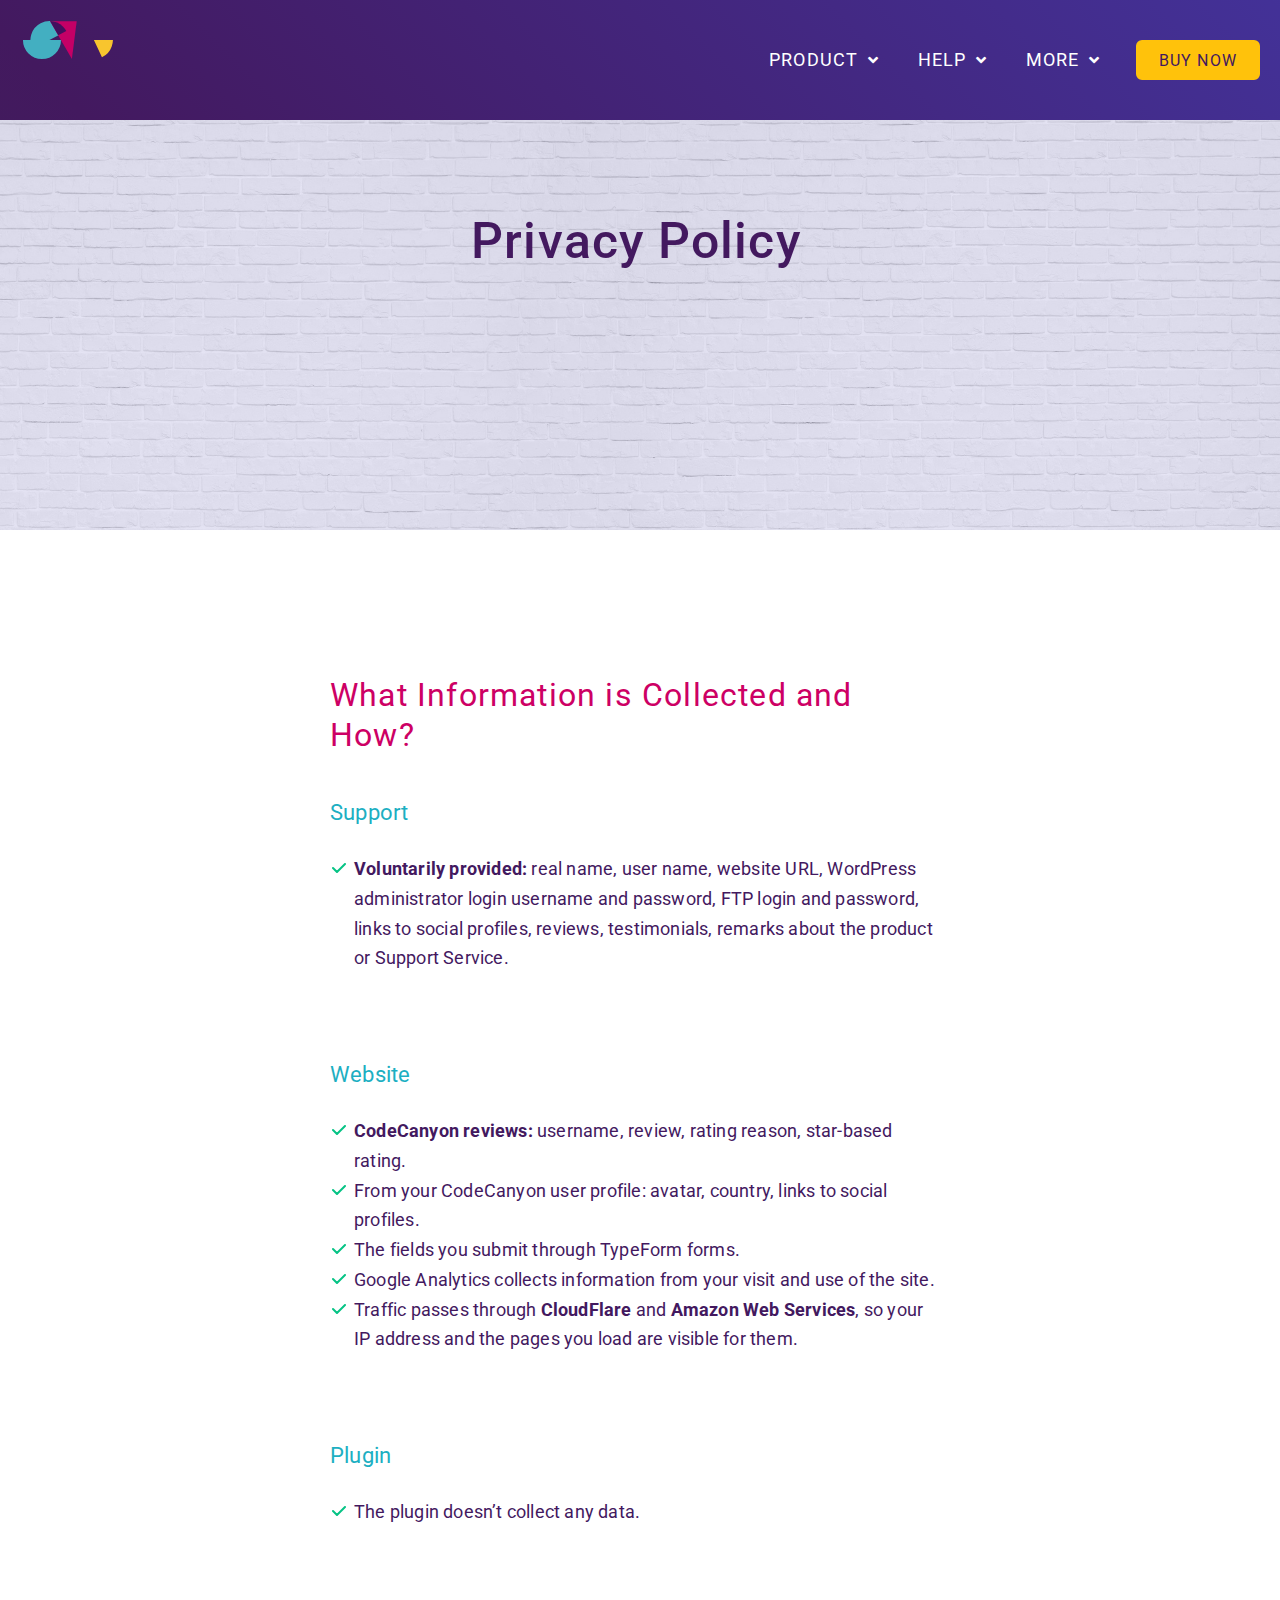
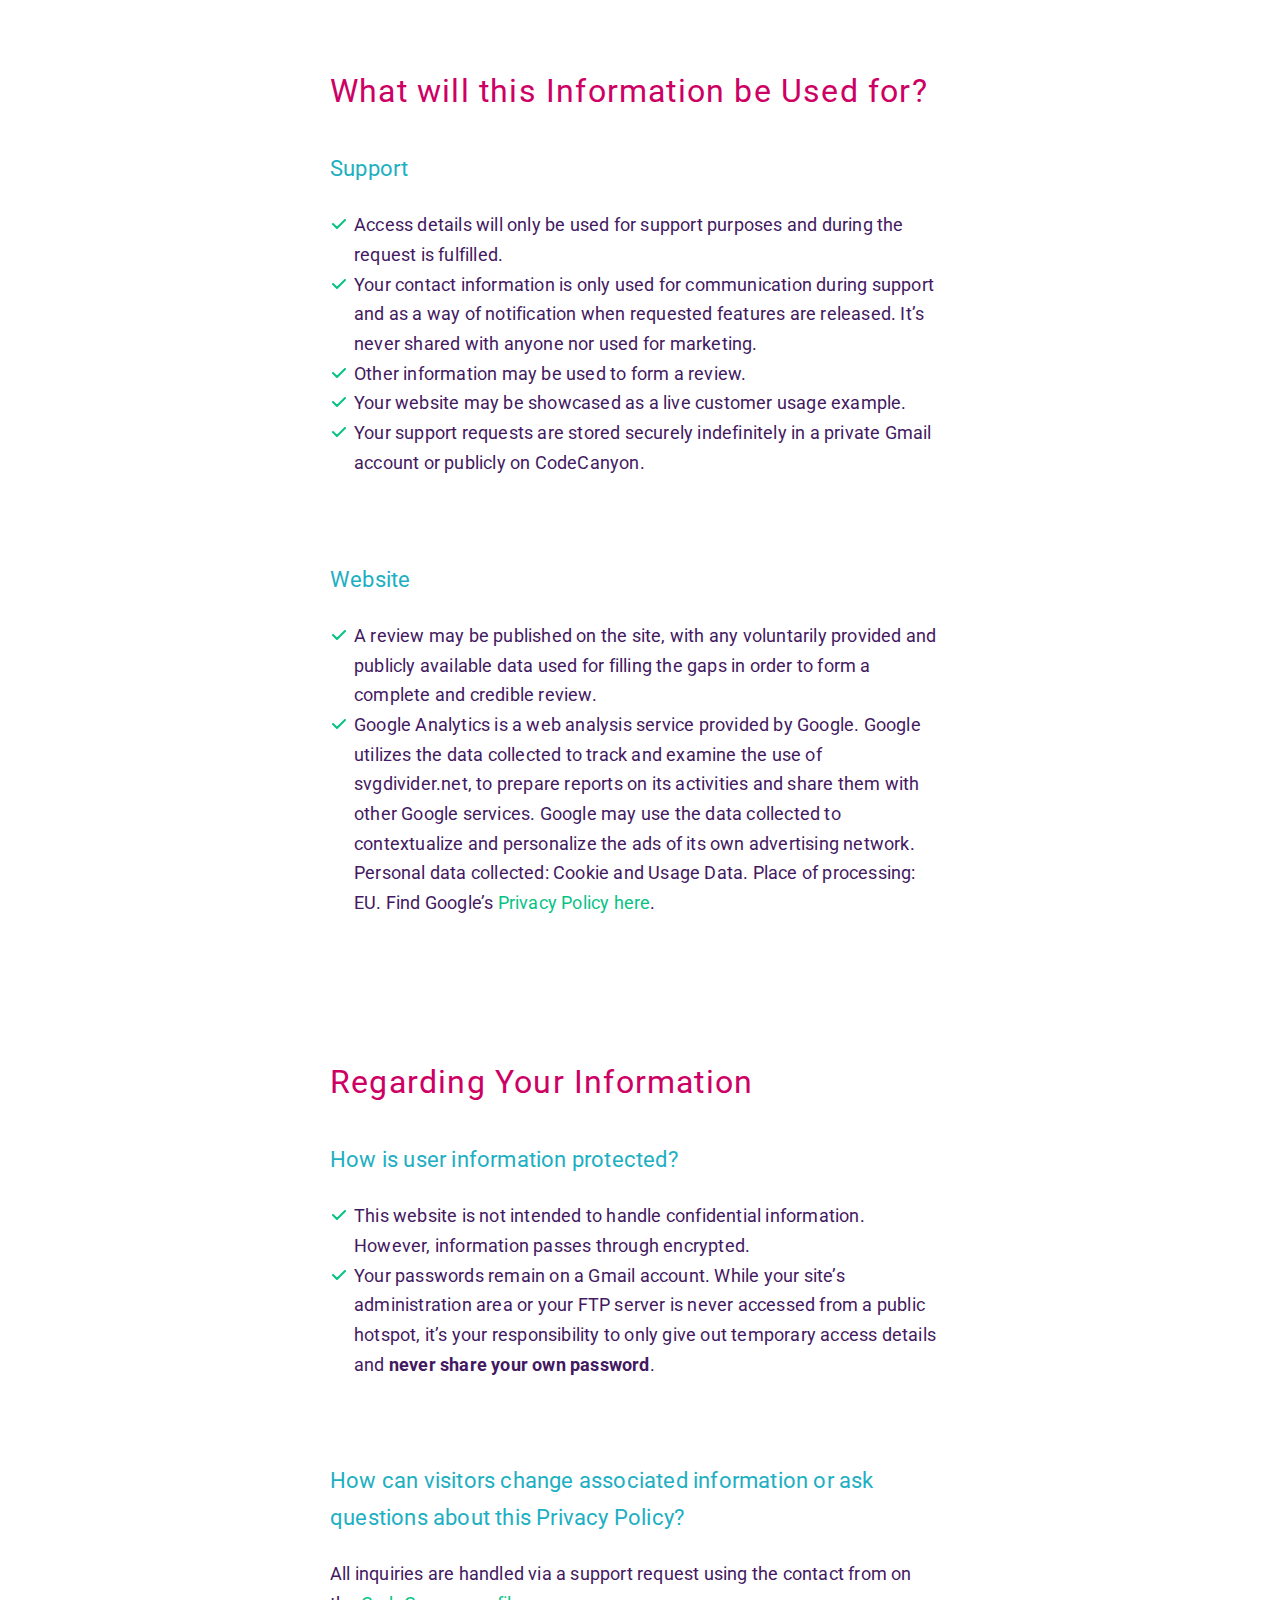
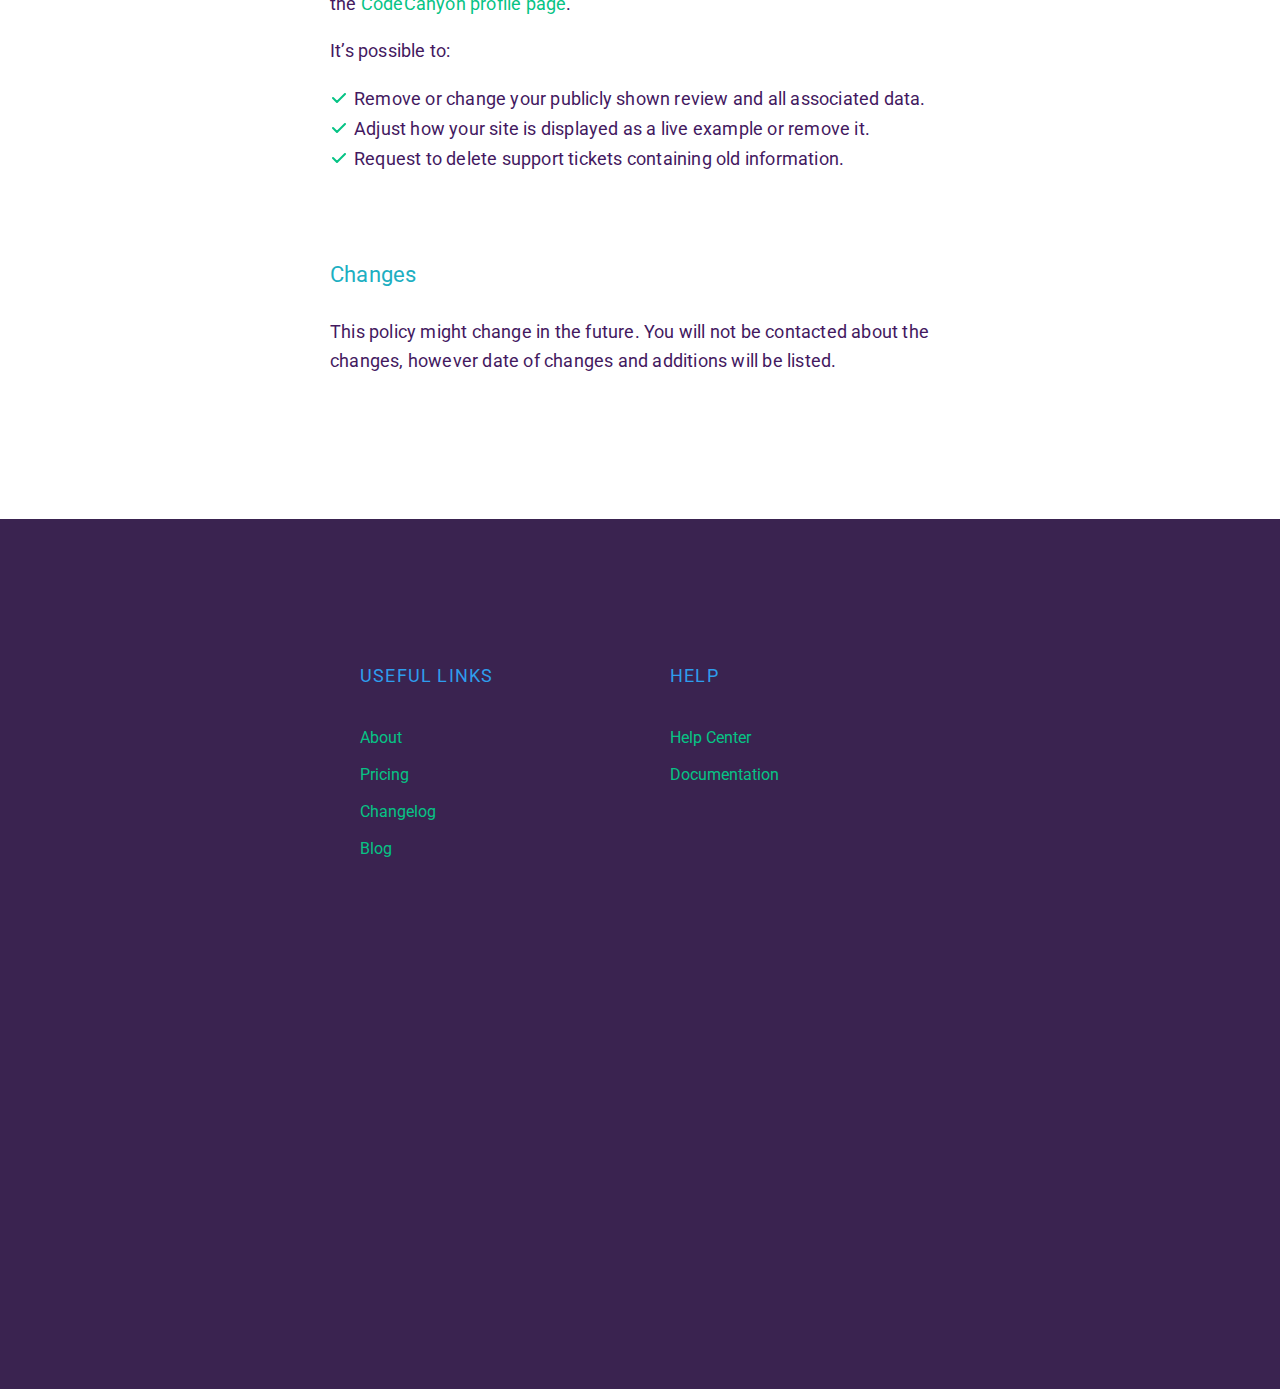
<file: privacy-policy/index.html>
<!DOCTYPE html>
<html lang="en-US">
<head>
<link rel="stylesheet" href="/wp-content/cache/minify/6fef4.default.include.66fb1b.css" media="all">
<meta charset="UTF-8">
<meta name="viewport" content="width=device-width, initial-scale=1">
<link rel="profile" href="https://gmpg.org/xfn/11">
<title>Privacy Policy - SVG Divider for Elementor</title>
<meta name="robots" content="max-image-preview:large">
<meta name="robots" content="max-snippet:-1, max-image-preview:large, max-video-preview:-1">
<link rel="canonical" href="/privacy-policy/">
<meta property="og:locale" content="en_US">
<meta property="og:type" content="article">
<meta property="og:title" content="Privacy Policy - SVG Divider for Elementor">
<meta property="og:description" content="Privacy Policy What Information is Collected and How? Support Voluntarily provided:&nbsp;real name, user name, website URL, WordPress administrator login username and password, FTP login and password, links to social profiles, reviews, testimonials, remarks about the product or Support Service. Website CodeCanyon reviews:&nbsp;username, review, rating reason, star-based rating. From your CodeCanyon user profile: avatar, country, links &hellip;">
<meta property="og:url" content="https://svgdivider.net/privacy-policy/">
<meta property="og:site_name" content="SVG Divider for Elementor">
<meta property="fb:app_id" content="177582819993666">
<meta property="og:image" content="https://svgdivider.net/wp-content/uploads/2020/01/og_image.png">
<meta property="og:image:secure_url" content="https://svgdivider.net/wp-content/uploads/2020/01/og_image.png">
<meta property="og:image:width" content="1200">
<meta property="og:image:height" content="630">
<meta name="twitter:card" content="summary_large_image">
<meta name="twitter:description" content="Privacy Policy What Information is Collected and How? Support Voluntarily provided:&nbsp;real name, user name, website URL, WordPress administrator login username and password, FTP login and password, links to social profiles, reviews, testimonials, remarks about the product or Support Service. Website CodeCanyon reviews:&nbsp;username, review, rating reason, star-based rating. From your CodeCanyon user profile: avatar, country, links [&hellip;]">
<meta name="twitter:title" content="Privacy Policy - SVG Divider for Elementor">
<meta name="twitter:image" content="https://svgdivider.net/wp-content/uploads/2020/01/og_image.png"> <script type="application/ld+json" class="yoast-schema-graph yoast-schema-graph--main">{"@context":"https://schema.org","@graph":[{"@type":"WebSite","@id":"https://svgdivider.net/#website","url":"https://svgdivider.net/","name":"SVG Divider for Elementor","potentialAction":{"@type":"SearchAction","target":"https://svgdivider.net/?s={search_term_string}","query-input":"required name=search_term_string"}},{"@type":"WebPage","@id":"https://svgdivider.net/privacy-policy/#webpage","url":"https://svgdivider.net/privacy-policy/","inLanguage":"en-US","name":"Privacy Policy - SVG Divider for Elementor","isPartOf":{"@id":"https://svgdivider.net/#website"},"datePublished":"2020-01-13T10:08:57+00:00","dateModified":"2021-06-04T15:41:29+00:00"}]}</script> <link rel="dns-prefetch" href="//s.w.org">
<link rel="alternate" type="application/rss+xml" title="SVG Divider for Elementor &raquo; Feed" href="/feed/">
<link rel="alternate" type="application/rss+xml" title="SVG Divider for Elementor &raquo; Comments Feed" href="/comments/feed/">
<link rel="stylesheet" id="google-fonts-1-css" href="https://fonts.googleapis.com/css?family=Roboto%3A100%2C100italic%2C200%2C200italic%2C300%2C300italic%2C400%2C400italic%2C500%2C500italic%2C600%2C600italic%2C700%2C700italic%2C800%2C800italic%2C900%2C900italic&#038;ver=5.7.2" type="text/css" media="all"> <script src="/wp-includes/js/jquery/jquery.min.js?ver=3.5.1" id="jquery-core-js"></script> <link rel="https://api.w.org/" href="/wp-json/">
<link rel="alternate" type="application/json" href="/wp-json/wp/v2/pages/6865">
<link rel="EditURI" type="application/rsd+xml" title="RSD" href="/xmlrpc.php?rsd">
<link rel="wlwmanifest" type="application/wlwmanifest+xml" href="/wp-includes/wlwmanifest.xml">
<meta name="generator" content="WordPress 5.7.2">
<link rel="shortlink" href="/?p=6865">
<link rel="alternate" type="application/json+oembed" href="/wp-json/oembed/1.0/embed?url=https%3A%2F%2F%2Fprivacy-policy%2F">
<link rel="alternate" type="text/xml+oembed" href="/wp-json/oembed/1.0/embed?url=https%3A%2F%2F%2Fprivacy-policy%2F&#038;format=xml"> <script>(function(i,s,o,g,r,a,m){i['GoogleAnalyticsObject']=r;i[r]=i[r]||function(){(i[r].q=i[r].q||[]).push(arguments)},i[r].l=1*new Date();a=s.createElement(o),m=s.getElementsByTagName(o)[0];a.async=1;a.src=g;m.parentNode.insertBefore(a,m)})(window,document,'script','https://www.google-analytics.com/analytics.js','ga');ga('create','UA-125630125-3','auto');ga('send','pageview');</script> <meta name="theme-color" content="#06c385">
<link rel="icon" href="/wp-content/uploads/2019/08/cropped-fav512-32x32.png" sizes="32x32">
<link rel="icon" href="/wp-content/uploads/2019/08/cropped-fav512-192x192.png" sizes="192x192">
<link rel="apple-touch-icon" href="/wp-content/uploads/2019/08/cropped-fav512-180x180.png">
<meta name="msapplication-TileImage" content="https://svgdivider.net/wp-content/uploads/2019/08/cropped-fav512-270x270.png">
</head>
<body class="privacy-policy page-template page-template-elementor_header_footer page page-id-6865 wp-custom-logo elementor-default elementor-template-full-width elementor-page elementor-page-6865">
<div data-elementor-type="header" data-elementor-id="60" class="elementor elementor-60 elementor-location-header" data-elementor-settings="[]"><div class="elementor-inner"><div class="elementor-section-wrap"><section class="elementor-element elementor-element-60b8f17f elementor-section-content-middle elementor-section-height-min-height elementor-section-stretched elementor-section-boxed elementor-section-height-default elementor-section-items-middle elementor-section elementor-top-section" data-id="60b8f17f" data-element_type="section" data-settings="{&quot;background_background&quot;:&quot;classic&quot;,&quot;stretch_section&quot;:&quot;section-stretched&quot;}"><div class="elementor-background-overlay"></div>
<div class="elementor-container elementor-column-gap-no"><div class="elementor-row">
<div class="elementor-element elementor-element-50f3a38f elementor-column elementor-col-50 elementor-top-column" data-id="50f3a38f" data-element_type="column"><div class="elementor-column-wrap  elementor-element-populated"><div class="elementor-widget-wrap"><div class="elementor-element elementor-element-20d26da5 elementor-widget elementor-widget-theme-site-logo elementor-widget-image" data-id="20d26da5" data-element_type="widget" data-widget_type="theme-site-logo.default"><div class="elementor-widget-container"><div class="elementor-image"> <a data-elementor-open-lightbox href="/"> <img src="/wp-content/uploads/2019/12/svg_logo_f.svg" class="attachment-full size-full" alt loading="lazy">		</a>
</div></div></div></div></div></div>
<div class="elementor-element elementor-element-cf9da76 elementor-column elementor-col-50 elementor-top-column" data-id="cf9da76" data-element_type="column"><div class="elementor-column-wrap  elementor-element-populated"><div class="elementor-widget-wrap"><div class="elementor-element elementor-element-37b8cd9 elementor-nav-menu__align-right elementor-nav-menu--dropdown-mobile elementor-nav-menu--stretch elementor-nav-menu--indicator-angle elementor-nav-menu__text-align-aside elementor-nav-menu--toggle elementor-nav-menu--burger elementor-widget elementor-widget-nav-menu" data-id="37b8cd9" data-element_type="widget" data-settings="{&quot;full_width&quot;:&quot;stretch&quot;,&quot;layout&quot;:&quot;horizontal&quot;,&quot;toggle&quot;:&quot;burger&quot;}" data-widget_type="nav-menu.default"><div class="elementor-widget-container">
<nav role="navigation" class="elementor-nav-menu--main elementor-nav-menu__container elementor-nav-menu--layout-horizontal e--pointer-none"><ul id="menu-1-37b8cd9" class="elementor-nav-menu">
<li class="menu-item menu-item-type-custom menu-item-object-custom menu-item-has-children menu-item-40">
<a href="#" class="elementor-item elementor-item-anchor">PRODUCT</a><ul class="sub-menu elementor-nav-menu--dropdown"> <li class="menu-item menu-item-type-post_type menu-item-object-page menu-item-home menu-item-45"><a href="/" class="elementor-sub-item">About</a></li> <li class="menu-item menu-item-type-custom menu-item-object-custom menu-item-home menu-item-3761"><a href="/#pricing" class="elementor-sub-item elementor-item-anchor">Pricing</a></li> <li class="menu-item menu-item-type-post_type menu-item-object-page menu-item-52"><a href="/changelog/" class="elementor-sub-item">Changelog</a></li>
</ul> </li> <li class="menu-item menu-item-type-custom menu-item-object-custom menu-item-has-children menu-item-46">
<a href="#" class="elementor-item elementor-item-anchor">HELP</a><ul class="sub-menu elementor-nav-menu--dropdown"> <li class="menu-item menu-item-type-post_type menu-item-object-page menu-item-2815"><a href="/help-center/" class="elementor-sub-item">Help Center</a></li> <li class="menu-item menu-item-type-post_type menu-item-object-page menu-item-6633"><a href="/documentation/" class="elementor-sub-item">Documentation</a></li>
</ul> </li> <li class="menu-item menu-item-type-custom menu-item-object-custom menu-item-has-children menu-item-51">
<a href="#" class="elementor-item elementor-item-anchor">More</a><ul class="sub-menu elementor-nav-menu--dropdown"> <li class="menu-item menu-item-type-custom menu-item-object-custom menu-item-54"><a href="https://letswp.io/" class="elementor-sub-item">Blog</a></li> <li class="menu-item menu-item-type-custom menu-item-object-custom menu-item-58"><a href="#newsletter" class="elementor-sub-item elementor-item-anchor">Newsletter</a></li>
</ul> </li> <li class="menu-item menu-item-type-custom menu-item-object-custom menu-item-243"><a href="/checkout/#checkout" class="elementor-item elementor-item-anchor">BUY NOW</a></li>
</ul></nav><div class="elementor-menu-toggle" role="button" tabindex="0" aria-label="Menu Toggle" aria-expanded="false"> <i class="eicon-menu-bar" aria-hidden="true"></i> <span class="elementor-screen-only">Menu</span>
</div>
<nav class="elementor-nav-menu--dropdown elementor-nav-menu__container" role="navigation" aria-hidden="true"><ul id="menu-2-37b8cd9" class="elementor-nav-menu">
<li class="menu-item menu-item-type-custom menu-item-object-custom menu-item-has-children menu-item-40">
<a href="#" class="elementor-item elementor-item-anchor">PRODUCT</a><ul class="sub-menu elementor-nav-menu--dropdown"> <li class="menu-item menu-item-type-post_type menu-item-object-page menu-item-home menu-item-45"><a href="/" class="elementor-sub-item">About</a></li> <li class="menu-item menu-item-type-custom menu-item-object-custom menu-item-home menu-item-3761"><a href="/#pricing" class="elementor-sub-item elementor-item-anchor">Pricing</a></li> <li class="menu-item menu-item-type-post_type menu-item-object-page menu-item-52"><a href="/changelog/" class="elementor-sub-item">Changelog</a></li>
</ul> </li> <li class="menu-item menu-item-type-custom menu-item-object-custom menu-item-has-children menu-item-46">
<a href="#" class="elementor-item elementor-item-anchor">HELP</a><ul class="sub-menu elementor-nav-menu--dropdown"> <li class="menu-item menu-item-type-post_type menu-item-object-page menu-item-2815"><a href="/help-center/" class="elementor-sub-item">Help Center</a></li> <li class="menu-item menu-item-type-post_type menu-item-object-page menu-item-6633"><a href="/documentation/" class="elementor-sub-item">Documentation</a></li>
</ul> </li> <li class="menu-item menu-item-type-custom menu-item-object-custom menu-item-has-children menu-item-51">
<a href="#" class="elementor-item elementor-item-anchor">More</a><ul class="sub-menu elementor-nav-menu--dropdown"> <li class="menu-item menu-item-type-custom menu-item-object-custom menu-item-54"><a href="https://letswp.io/" class="elementor-sub-item">Blog</a></li> <li class="menu-item menu-item-type-custom menu-item-object-custom menu-item-58"><a href="#newsletter" class="elementor-sub-item elementor-item-anchor">Newsletter</a></li>
</ul> </li> <li class="menu-item menu-item-type-custom menu-item-object-custom menu-item-243"><a href="/checkout/#checkout" class="elementor-item elementor-item-anchor">BUY NOW</a></li>
</ul></nav>
</div></div></div></div></div>
</div></div></section></div></div></div>
<div data-elementor-type="wp-page" data-elementor-id="6865" class="elementor elementor-6865" data-elementor-settings="[]"><div class="elementor-inner"><div class="elementor-section-wrap">
<section class="elementor-element elementor-element-f2e0e30 elementor-section-height-min-height elementor-section-boxed elementor-section-height-default elementor-section-items-middle elementor-section elementor-top-section" data-id="f2e0e30" data-element_type="section" data-settings="{&quot;background_background&quot;:&quot;classic&quot;}"><div class="elementor-container elementor-column-gap-default"><div class="elementor-row"><div class="elementor-element elementor-element-f604451 elementor-column elementor-col-100 elementor-top-column" data-id="f604451" data-element_type="column"><div class="elementor-column-wrap"><div class="elementor-widget-wrap"></div></div></div></div></div></section><section class="elementor-element elementor-element-2cccf01 elementor-section-boxed elementor-section-height-default elementor-section-height-default elementor-section elementor-top-section" data-id="2cccf01" data-element_type="section" data-settings="{&quot;background_background&quot;:&quot;classic&quot;}"><div class="elementor-container elementor-column-gap-default"><div class="elementor-row">
<div class="elementor-element elementor-element-870eead elementor-column elementor-col-33 elementor-top-column" data-id="870eead" data-element_type="column"><div class="elementor-column-wrap"><div class="elementor-widget-wrap"></div></div></div>
<div class="elementor-element elementor-element-5f2dd9e elementor-column elementor-col-33 elementor-top-column" data-id="5f2dd9e" data-element_type="column"><div class="elementor-column-wrap  elementor-element-populated"><div class="elementor-widget-wrap">
<div class="elementor-element elementor-element-10c80f9 animated-fast elementor-invisible elementor-widget elementor-widget-heading" data-id="10c80f9" data-element_type="widget" data-settings="{&quot;_animation&quot;:&quot;fadeIn&quot;}" data-widget_type="heading.default"><div class="elementor-widget-container"><h2 class="elementor-heading-title elementor-size-default">Privacy Policy</h2></div></div>
<div class="elementor-element elementor-element-41be4fb elementor-sde-scale-the-svg elementor-sde-flip-off elementor-widget elementor-widget-svg-divider-for-elementor" data-id="41be4fb" data-element_type="widget" data-widget_type="svg-divider-for-elementor.default"><div class="elementor-widget-container">
<div class="sde-wrapper sde-drawn sde-41be4fb sde-cropping-allow"><div class="sde svg-divider-for-elementor"><svg preserveaspectratio="xMidYMid slice" class="sde-divider-svg sde-glitter-on sde-animation-loop" data-animation-class="sde-sc-07" data-animation-delay="200" style="opacity:0;" xmlns="http://www.w3.org/2000/svg" width="960" height="66" viewbox="0 0 960 66"><g fill="none" stroke="#6e7881" stroke-linecap="round" stroke-linejoin="round" stroke-width="2" class="sde-glitter-group"><path d="M476.5 4l3-3 3.001 3-3 3z"></path><circle cx="490.474" cy="11.354" r="1"></circle><circle cx="468.526" cy="11.354" r="1"></circle><path d="M476.502 61.655l3-3 3 3-3 3z"></path><circle cx="468.527" cy="54.301" r="1"></circle><circle cx="490.476" cy="54.301" r="1"></circle><path stroke-dasharray="0 5.98" d="M448.471 23.4a92.855 92.855 0 00-22.2-5.334 177.386 177.386 0 00-8.662-.684c-3.76-.215-7.691-.324-11.685-.324a162.665 162.665 0 00-31.418 2.715c-4.926 1.018-18.009 3.723-18.009 13.058s13.083 12.04 18.009 13.059a162.665 162.665 0 0031.421 2.71c12.759 0 27.761-.742 42.542-6.188"></path><path stroke-dasharray="0 5.98" d="M510.533 42.416c14.78 5.442 29.781 6.186 42.54 6.186a162.665 162.665 0 0031.418-2.715c4.926-1.019 18.009-3.724 18.009-13.059s-13.083-12.04-18.009-13.058a162.665 162.665 0 00-31.418-2.715c-3.994 0-7.925.109-11.682.324-3.3.189-6.051.407-8.662.684a92.89 92.89 0 00-22.2 5.333"></path><path stroke-dasharray="0 5.96" d="M957.5 25.76c-45.506 0-87.538 14.508-132.65 15.961-53.336 1.72-102.429-17.643-155.534-17.887-20.449-.092-41.1 1.041-60.926 4.825"></path><path stroke-dasharray="0 5.96" d="M1.5 25.76c45.505 0 87.538 14.508 132.65 15.961 53.336 1.72 102.43-17.643 155.534-17.887 20.45-.092 41.1 1.041 60.927 4.825"></path></g><g fill="none" stroke="#6e7881" stroke-linecap="round" stroke-linejoin="round" stroke-width="3" class="sde-primary-group"><path d="M502 23.5q-18.171 7.644-36.421 15.1c-2.864 1.169-5.7 2.416-8.579 3.548"></path><path d="M479.5 43.637c-1.417-.557-2.813-1.17-4.222-1.746q-8.981-3.672-17.926-7.43c-3.557-1.5-7.084-3.059-10.695-4.424-13.119-4.961-26.811-5.982-40.73-5.982-23.432 0-42.427 3.927-42.427 8.773s19 8.774 42.427 8.774q5.643 0 11.282-.313c2.779-.16 5.557-.363 8.326-.656 9.242-.983 17.79-3.688 26.362-7.2 5.787-2.371 11.557-4.784 17.338-7.168 3.423-1.412 6.84-2.84 10.265-4.246 3.425 1.406 6.842 2.834 10.265 4.246 5.781 2.384 11.551 4.8 17.338 7.168 8.572 3.511 17.12 6.216 26.362 7.2 2.769.293 5.547.5 8.326.656q5.634.322 11.282.313c23.432 0 42.427-3.928 42.427-8.774s-19-8.773-42.427-8.773c-13.919 0-27.611 1.021-40.73 5.982-3.611 1.365-7.138 2.928-10.695 4.424q-8.945 3.759-17.926 7.43c-1.409.576-2.805 1.189-4.222 1.746z"></path><path d="M457 23.512q18.253 7.443 36.431 15.076c2.851 1.2 5.739 2.322 8.575 3.557"></path><path d="M479.5 22.02c-3.784-1.422-6-3.145-6-5s2.218-3.579 6-5c3.783 1.421 6 3.144 6 5s-2.218 3.58-6 5z"></path><path d="M479.5 43.637c3.784 1.422 6 3.144 6 5s-2.218 3.578-6 5c-3.783-1.422-6-3.145-6-5s2.218-3.578 6-5z"></path><path d="M957.5 39.9c-45.506 0-87.538-14.507-132.65-15.96-53.336-1.721-102.429 17.641-155.534 17.885-22.3.1-44.836-1.255-66.279-5.915"></path><path d="M1.5 39.9c45.505 0 87.538-14.507 132.65-15.96 53.336-1.721 102.43 17.641 155.534 17.885 22.3.1 44.836-1.255 66.279-5.915"></path></g></svg></div></div>
<style>.sde-41be4fb .sde-sc-07 .sde-glitter-group :nth-child(5n+1){animation:sde-reveal 320ms linear 800ms forwards,sde-flicker 600ms linear 1173ms alternate infinite}.sde-41be4fb .sde-sc-07 .sde-glitter-group :nth-child(5n+2){animation:sde-reveal 320ms linear 907ms forwards,sde-flicker 700ms linear 1280ms alternate infinite}.sde-41be4fb .sde-sc-07 .sde-glitter-group :nth-child(5n+3){animation:sde-reveal 320ms linear 1013ms forwards,sde-flicker 800ms linear 1387ms alternate infinite}.sde-41be4fb .sde-sc-07 .sde-glitter-group :nth-child(5n+4){animation:sde-reveal 320ms linear 1120ms forwards,sde-flicker 900ms linear 1493ms alternate infinite}.sde-41be4fb .sde-sc-07 .sde-glitter-group :nth-child(5n+5){animation:sde-reveal 320ms linear 1227ms forwards,sde-flicker 1000ms linear 1600ms alternate infinite}.sde-41be4fb .sde-sc-07 .sde-glitter-group :nth-child(5n+6){animation:sde-reveal 320ms linear 1333ms forwards,sde-flicker 1100ms linear 1707ms alternate infinite}.sde-41be4fb .sde-sc-07 .sde-primary-group path:nth-of-type(1),.sde-41be4fb .sde-sc-07 .sde-primary-group path:nth-of-type(3){animation:sde-sc-07-x 1013ms ease-in-out 267ms forwards}@keyframes sde-sc-07-x{0%{stroke-dasharray:0 49;stroke-dashoffset:-34}5%{opacity:1}100%{stroke-dasharray:49 49;stroke-dashoffset:0;opacity:1}}.sde-41be4fb .sde-sc-07 .sde-primary-group path:nth-of-type(5){animation:sde-sc-07-bottom-ornament 213ms ease-in forwards}@keyframes sde-sc-07-bottom-ornament{0%{stroke-dasharray:0 33;stroke-dashoffset:-16.5}20%{opacity:1}100%{stroke-dasharray:33 33;stroke-dashoffset:0;opacity:1}}.sde-41be4fb .sde-sc-07 .sde-primary-group path:nth-of-type(2){animation:sde-sc-07-big 1173ms cubic-bezier(.6,.8,.4,.2) 213ms forwards}@keyframes sde-sc-07-big{0%{stroke-dasharray:0 487}5%{opacity:1}100%{stroke-dasharray:243.5 0;opacity:1}}.sde-41be4fb .sde-sc-07 .sde-primary-group path:nth-of-type(4){animation:sde-sc-07-top-ornament 213ms ease-out 1387ms forwards}@keyframes sde-sc-07-top-ornament{0%{stroke-dasharray:0 33;stroke-dashoffset:0}5%{opacity:1}100%{stroke-dasharray:16.5 0;stroke-dashoffset:0;opacity:1}}.sde-41be4fb .sde-sc-07 .sde-primary-group path:nth-of-type(6),.sde-41be4fb .sde-sc-07 .sde-primary-group path:nth-of-type(7){stroke-dasharray:358;animation:sde-sc-07-draw 853ms ease-in-out 747ms forwards}@keyframes sde-sc-07-draw{0%{opacity:0;stroke-dashoffset:358}20%{opacity:1}100%{stroke-dashoffset:716;opacity:1}}.sde-41be4fb .sde-sc-07 .sde-glitter-group path:nth-of-type(5),.sde-41be4fb .sde-sc-07 .sde-glitter-group path:nth-of-type(6){animation:sde-sc-07-side 480ms ease-in-out 1120ms forwards,sde-sc-07-side-ants 3500ms ease-in-out 1600ms alternate infinite}@keyframes sde-sc-07-side{0%{stroke-dasharray:0 5.87;stroke-dashoffset:-5.42}100%{stroke-dasharray:0 5.96;stroke-dashoffset:0;opacity:1}}@keyframes sde-sc-07-side-ants{0%{stroke-dasharray:0 5.96;stroke-dashoffset:5.87;opacity:1}50%{opacity:.66}100%{stroke-dasharray:0 5.87;stroke-dashoffset:.6;opacity:1}}.sde-41be4fb .sde-sc-07 .sde-glitter-group path:nth-of-type(3),.sde-41be4fb .sde-sc-07 .sde-glitter-group path:nth-of-type(4){animation:sde-sc-07-shield 640ms ease-in-out 853ms forwards,sde-sc-07-shield-ants 2800ms ease-in-out 1600ms alternate infinite}@keyframes sde-sc-07-shield{0%{stroke-dasharray:0 5.82;stroke-dashoffset:-2.91}100%{stroke-dasharray:0 5.98;stroke-dashoffset:0;opacity:1}}@keyframes sde-sc-07-shield-ants{0%{stroke-dasharray:0 5.98;stroke-dashoffset:0;opacity:1}50%{opacity:.66}100%{stroke-dasharray:0 5.9;stroke-dashoffset:-1.45;opacity:1}}.sde-41be4fb .sde-sc-07 .sde-glitter-group path:nth-of-type(2){animation:sde-reveal 320ms ease-in-out 1387ms forwards,sde-flicker 700ms linear 1760ms alternate infinite}.sde-41be4fb .sde-sc-07 .sde-glitter-group circle:nth-of-type(3){animation:sde-reveal 320ms ease-in-out 1280ms forwards,sde-flicker 900ms linear 1707ms alternate infinite}.sde-41be4fb .sde-sc-07 .sde-glitter-group circle:nth-of-type(4){animation:sde-reveal 320ms ease-in-out 1280ms forwards,sde-flicker 600ms linear 1760ms alternate infinite}.sde-41be4fb .sde-sc-07 .sde-glitter-group path:nth-of-type(1){animation:sde-reveal 320ms ease-in-out 1493ms forwards,sde-flicker 700ms linear 1920ms alternate infinite}.sde-41be4fb .sde-sc-07 .sde-glitter-group circle:nth-of-type(1){animation:sde-reveal 320ms ease-in-out 1440ms forwards,sde-flicker 800ms linear 1867ms alternate infinite}.sde-41be4fb .sde-sc-07 .sde-glitter-group circle:nth-of-type(2){animation:sde-reveal 320ms ease-in-out 1440ms forwards,sde-flicker 600ms linear 1867ms alternate infinite}.sde-41be4fb .sde{height:48px}.elementor-sde-old-browser-bypass .sde-41be4fb .sde svg{transform:scale(0.733)}.elementor-sde-old-browser-bypass .sde-41be4fb .sde{padding:1px 0}@media(max-width:1024px){.sde-41be4fb .sde{height:48px}.elementor-sde-old-browser-bypass .sde-41be4fb .sde svg{transform:scale(0.733)}.elementor-sde-old-browser-bypass .sde-41be4fb .sde{padding:1px 0}}@media(max-width:767px){.sde-41be4fb .sde{height:51px}.elementor-sde-old-browser-bypass .sde-41be4fb .sde svg{transform:scale(0.772)}.elementor-sde-old-browser-bypass .sde-41be4fb .sde{padding:1px 0}}</style>
</div></div>
<div class="elementor-element elementor-element-14ae0fb elementor-align-center animated-fast elementor-invisible elementor-widget elementor-widget-button" data-id="14ae0fb" data-element_type="widget" data-settings="{&quot;_animation&quot;:&quot;fadeIn&quot;,&quot;_animation_delay&quot;:1400}" data-widget_type="button.default"><div class="elementor-widget-container"><div class="elementor-button-wrapper"> <a href="/cookie-policy" class="elementor-button-link elementor-button elementor-size-xs" role="button"> <span class="elementor-button-content-wrapper"> <span class="elementor-button-text">GO TO COOKIE POLICY</span> </span> </a>
</div></div></div>
</div></div></div>
<div class="elementor-element elementor-element-0491a2a elementor-column elementor-col-33 elementor-top-column" data-id="0491a2a" data-element_type="column"><div class="elementor-column-wrap"><div class="elementor-widget-wrap"></div></div></div>
</div></div></section><section class="elementor-element elementor-element-4528f4f elementor-section-boxed elementor-section-height-default elementor-section-height-default elementor-section elementor-top-section" data-id="4528f4f" data-element_type="section" data-settings="{&quot;background_background&quot;:&quot;classic&quot;}"><div class="elementor-container elementor-column-gap-default"><div class="elementor-row">
<div class="elementor-element elementor-element-5bf28ed elementor-column elementor-col-33 elementor-top-column" data-id="5bf28ed" data-element_type="column"><div class="elementor-column-wrap"><div class="elementor-widget-wrap"></div></div></div>
<div class="elementor-element elementor-element-1ef9ca0 elementor-column elementor-col-33 elementor-top-column" data-id="1ef9ca0" data-element_type="column"><div class="elementor-column-wrap  elementor-element-populated"><div class="elementor-widget-wrap">
<div class="elementor-element elementor-element-c29983c elementor-widget elementor-widget-heading" data-id="c29983c" data-element_type="widget" data-widget_type="heading.default"><div class="elementor-widget-container"><h2 class="elementor-heading-title elementor-size-default">What Information is Collected and How?</h2></div></div>
<div class="elementor-element elementor-element-e4a041a elementor-widget elementor-widget-heading" data-id="e4a041a" data-element_type="widget" data-widget_type="heading.default"><div class="elementor-widget-container"><h2 class="elementor-heading-title elementor-size-default">Support</h2></div></div>
<div class="elementor-element elementor-element-7b74a94 elementor-widget elementor-widget-text-editor" data-id="7b74a94" data-element_type="widget" data-widget_type="text-editor.default"><div class="elementor-widget-container"><div class="elementor-text-editor elementor-clearfix"><ul><li>
<strong>Voluntarily provided:</strong> real name, user name, website URL, WordPress administrator login username and password, FTP login and password, links to social profiles, reviews, testimonials, remarks about the product or Support Service.</li></ul></div></div></div>
<div class="elementor-element elementor-element-dab2255 animated-fast elementor-invisible elementor-widget elementor-widget-svg-divider-for-elementor" data-id="dab2255" data-element_type="widget" data-settings="{&quot;_animation&quot;:&quot;none&quot;,&quot;_animation_delay&quot;:1900}" data-widget_type="svg-divider-for-elementor.default"><div class="elementor-widget-container"><div class="sde svg-divider-for-elementor"><svg class="sde-divider-svg sde-classic" width="100%" xmlns="http://www.w3.org/2000/svg"> <line y1="50%" y2="50%" x2="100%"></line> </svg></div></div></div>
<div class="elementor-element elementor-element-b83a0b8 elementor-widget elementor-widget-heading" data-id="b83a0b8" data-element_type="widget" data-widget_type="heading.default"><div class="elementor-widget-container"><h2 class="elementor-heading-title elementor-size-default">Website</h2></div></div>
<div class="elementor-element elementor-element-9facfd6 elementor-widget elementor-widget-text-editor" data-id="9facfd6" data-element_type="widget" data-widget_type="text-editor.default"><div class="elementor-widget-container"><div class="elementor-text-editor elementor-clearfix"><ul>
<li>
<strong>CodeCanyon reviews:</strong> username, review, rating reason, star-based rating.</li>
<li>From your CodeCanyon user profile: avatar, country, links to social profiles.</li>
<li>The fields you submit through TypeForm forms.</li>
<li>Google Analytics collects information from your visit and use of the site.</li>
<li>Traffic passes through <strong>CloudFlare </strong>and<strong> Amazon Web Services</strong>, so your IP address and the pages you load are visible for them.</li>
</ul></div></div></div>
<div class="elementor-element elementor-element-e7c7459 animated-fast elementor-invisible elementor-widget elementor-widget-svg-divider-for-elementor" data-id="e7c7459" data-element_type="widget" data-settings="{&quot;_animation&quot;:&quot;none&quot;,&quot;_animation_delay&quot;:1900}" data-widget_type="svg-divider-for-elementor.default"><div class="elementor-widget-container"><div class="sde svg-divider-for-elementor"><svg class="sde-divider-svg sde-classic" width="100%" xmlns="http://www.w3.org/2000/svg"> <line y1="50%" y2="50%" x2="100%"></line> </svg></div></div></div>
<div class="elementor-element elementor-element-c0dc694 elementor-widget elementor-widget-heading" data-id="c0dc694" data-element_type="widget" data-widget_type="heading.default"><div class="elementor-widget-container"><h2 class="elementor-heading-title elementor-size-default">Plugin</h2></div></div>
<div class="elementor-element elementor-element-bf50d95 elementor-widget elementor-widget-text-editor" data-id="bf50d95" data-element_type="widget" data-widget_type="text-editor.default"><div class="elementor-widget-container"><div class="elementor-text-editor elementor-clearfix"><ul><li>The plugin doesn&#8217;t collect any data.</li></ul></div></div></div>
<div class="elementor-element elementor-element-c6d3f16 animated-fast elementor-invisible elementor-widget elementor-widget-svg-divider-for-elementor" data-id="c6d3f16" data-element_type="widget" data-settings="{&quot;_animation&quot;:&quot;fadeIn&quot;,&quot;_animation_delay&quot;:300}" data-widget_type="svg-divider-for-elementor.default"><div class="elementor-widget-container"><div class="sde svg-divider-for-elementor">
<svg class="sde-divider-svg sde-classic" width="100%" xmlns="http://www.w3.org/2000/svg"> <line y1="50%" y2="50%" x2="100%"></line> </svg><svg class="sde-divider-svg sde-classic sde-second-line" width="100%" xmlns="http://www.w3.org/2000/svg"> <line y1="50%" y2="50%" x2="100%"></line> </svg>
</div></div></div>
<div class="elementor-element elementor-element-4259c26 elementor-widget elementor-widget-heading" data-id="4259c26" data-element_type="widget" data-widget_type="heading.default"><div class="elementor-widget-container"><h2 class="elementor-heading-title elementor-size-default">What will this Information be Used for?</h2></div></div>
<div class="elementor-element elementor-element-7c998e9 elementor-widget elementor-widget-heading" data-id="7c998e9" data-element_type="widget" data-widget_type="heading.default"><div class="elementor-widget-container"><h2 class="elementor-heading-title elementor-size-default">Support</h2></div></div>
<div class="elementor-element elementor-element-43ef7a4 elementor-widget elementor-widget-text-editor" data-id="43ef7a4" data-element_type="widget" data-widget_type="text-editor.default"><div class="elementor-widget-container"><div class="elementor-text-editor elementor-clearfix"><ul>
<li>Access details will only be used for support purposes and during the request is fulfilled.</li>
<li>Your contact information is only used for communication during support and as a way of notification when requested features are released. It&#8217;s never shared with anyone nor used for marketing.</li>
<li>Other information may be used to form a review.</li>
<li>Your website may be showcased as a live customer usage example.</li>
<li>Your support requests are stored securely indefinitely in a private Gmail account or publicly on CodeCanyon. </li>
</ul></div></div></div>
<div class="elementor-element elementor-element-de4f80a animated-fast elementor-invisible elementor-widget elementor-widget-svg-divider-for-elementor" data-id="de4f80a" data-element_type="widget" data-settings="{&quot;_animation&quot;:&quot;none&quot;,&quot;_animation_delay&quot;:1900}" data-widget_type="svg-divider-for-elementor.default"><div class="elementor-widget-container"><div class="sde svg-divider-for-elementor"><svg class="sde-divider-svg sde-classic" width="100%" xmlns="http://www.w3.org/2000/svg"> <line y1="50%" y2="50%" x2="100%"></line> </svg></div></div></div>
<div class="elementor-element elementor-element-9de3756 elementor-widget elementor-widget-heading" data-id="9de3756" data-element_type="widget" data-widget_type="heading.default"><div class="elementor-widget-container"><h2 class="elementor-heading-title elementor-size-default">Website</h2></div></div>
<div class="elementor-element elementor-element-2d1700d elementor-widget elementor-widget-text-editor" data-id="2d1700d" data-element_type="widget" data-widget_type="text-editor.default"><div class="elementor-widget-container"><div class="elementor-text-editor elementor-clearfix"><ul> <li>A&nbsp;review&nbsp;may be published on the site, with any voluntarily provided and publicly available data used for filling the gaps in order to form a complete and credible review.</li> <li>Google Analytics&nbsp;is a web analysis service provided by Google. Google utilizes the data collected to track and examine the use of svgdivider.net, to prepare reports on its activities and share them with other Google services. Google may use the data collected to contextualize and personalize the ads of its own advertising network. Personal data collected: Cookie and Usage Data.&nbsp;Place of processing: EU. Find Google&#8217;s&nbsp;<a href="https://policies.google.com/privacy?hl=en" target="_blank" rel="nofollow noopener">Privacy Policy here</a>.</li>
</ul></div></div></div>
<div class="elementor-element elementor-element-748c3e8 animated-fast elementor-invisible elementor-widget elementor-widget-svg-divider-for-elementor" data-id="748c3e8" data-element_type="widget" data-settings="{&quot;_animation&quot;:&quot;fadeIn&quot;,&quot;_animation_delay&quot;:300}" data-widget_type="svg-divider-for-elementor.default"><div class="elementor-widget-container"><div class="sde svg-divider-for-elementor">
<svg class="sde-divider-svg sde-classic" width="100%" xmlns="http://www.w3.org/2000/svg"> <line y1="50%" y2="50%" x2="100%"></line> </svg><svg class="sde-divider-svg sde-classic sde-second-line" width="100%" xmlns="http://www.w3.org/2000/svg"> <line y1="50%" y2="50%" x2="100%"></line> </svg>
</div></div></div>
<div class="elementor-element elementor-element-cf716c4 elementor-widget elementor-widget-heading" data-id="cf716c4" data-element_type="widget" data-widget_type="heading.default"><div class="elementor-widget-container"><h2 class="elementor-heading-title elementor-size-default">Regarding Your Information</h2></div></div>
<div class="elementor-element elementor-element-9078bd2 elementor-widget elementor-widget-heading" data-id="9078bd2" data-element_type="widget" data-widget_type="heading.default"><div class="elementor-widget-container"><h2 class="elementor-heading-title elementor-size-default">How is user information protected?</h2></div></div>
<div class="elementor-element elementor-element-40120ab elementor-widget elementor-widget-text-editor" data-id="40120ab" data-element_type="widget" data-widget_type="text-editor.default"><div class="elementor-widget-container"><div class="elementor-text-editor elementor-clearfix"><ul>
<li>This website is not intended to handle confidential information. However, information passes through encrypted.</li>
<li>Your passwords remain on a Gmail account. While your site&#8217;s administration area or your FTP server is never accessed from a public hotspot, it&#8217;s your responsibility to only give out temporary access details and <strong>never share your own password</strong>.</li>
</ul></div></div></div>
<div class="elementor-element elementor-element-38b4d20 animated-fast elementor-invisible elementor-widget elementor-widget-svg-divider-for-elementor" data-id="38b4d20" data-element_type="widget" data-settings="{&quot;_animation&quot;:&quot;none&quot;,&quot;_animation_delay&quot;:1900}" data-widget_type="svg-divider-for-elementor.default"><div class="elementor-widget-container"><div class="sde svg-divider-for-elementor"><svg class="sde-divider-svg sde-classic" width="100%" xmlns="http://www.w3.org/2000/svg"> <line y1="50%" y2="50%" x2="100%"></line> </svg></div></div></div>
<div class="elementor-element elementor-element-c1fedb3 elementor-widget elementor-widget-heading" data-id="c1fedb3" data-element_type="widget" data-widget_type="heading.default"><div class="elementor-widget-container"><h2 class="elementor-heading-title elementor-size-default">How can visitors change associated information or ask questions about this Privacy Policy?</h2></div></div>
<div class="elementor-element elementor-element-5d0dce4 elementor-widget elementor-widget-text-editor" data-id="5d0dce4" data-element_type="widget" data-widget_type="text-editor.default"><div class="elementor-widget-container"><div class="elementor-text-editor elementor-clearfix">
<p>All inquiries are handled via a&nbsp;support request&nbsp;using the&nbsp;contact from&nbsp;on the&nbsp;<a href="https://codecanyon.net/user/Belcovio" target="_blank" rel="noopener">CodeCanyon profile page</a>.&nbsp;</p>
<p>It&#8217;s possible to:</p>
<ul style="letter-spacing: 0.2px;"> <li>Remove or change your publicly shown review and all associated data.</li> <li>Adjust how your site is displayed as a live example or remove it.</li> <li>Request to delete support tickets containing old information.</li>
</ul>
</div></div></div>
<div class="elementor-element elementor-element-10ea0cd animated-fast elementor-invisible elementor-widget elementor-widget-svg-divider-for-elementor" data-id="10ea0cd" data-element_type="widget" data-settings="{&quot;_animation&quot;:&quot;none&quot;,&quot;_animation_delay&quot;:1900}" data-widget_type="svg-divider-for-elementor.default"><div class="elementor-widget-container"><div class="sde svg-divider-for-elementor"><svg class="sde-divider-svg sde-classic" width="100%" xmlns="http://www.w3.org/2000/svg"> <line y1="50%" y2="50%" x2="100%"></line> </svg></div></div></div>
<div class="elementor-element elementor-element-41fbb6f elementor-widget elementor-widget-heading" data-id="41fbb6f" data-element_type="widget" data-widget_type="heading.default"><div class="elementor-widget-container"><h2 class="elementor-heading-title elementor-size-default">Changes</h2></div></div>
<div class="elementor-element elementor-element-671c002 elementor-widget elementor-widget-text-editor" data-id="671c002" data-element_type="widget" data-widget_type="text-editor.default"><div class="elementor-widget-container"><div class="elementor-text-editor elementor-clearfix"><p>This policy might change in the future. You will not be contacted about the changes, however date of changes and additions will be listed.</p></div></div></div>
</div></div></div>
<div class="elementor-element elementor-element-eb459f8 elementor-column elementor-col-33 elementor-top-column" data-id="eb459f8" data-element_type="column"><div class="elementor-column-wrap"><div class="elementor-widget-wrap"></div></div></div>
</div></div></section>
</div></div></div>
<div data-elementor-type="footer" data-elementor-id="148" class="elementor elementor-148 elementor-location-footer" data-elementor-settings="[]"><div class="elementor-inner"><div class="elementor-section-wrap"><section class="elementor-element elementor-element-5db5e81 elementor-section-boxed elementor-section-height-default elementor-section-height-default elementor-section elementor-top-section" data-id="5db5e81" data-element_type="section" data-settings="{&quot;background_background&quot;:&quot;classic&quot;}"><div class="elementor-container elementor-column-gap-default"><div class="elementor-row"><div class="elementor-element elementor-element-7ffe1fd elementor-column elementor-col-100 elementor-top-column" data-id="7ffe1fd" data-element_type="column"><div class="elementor-column-wrap  elementor-element-populated"><div class="elementor-widget-wrap">
<section class="elementor-element elementor-element-9245276 elementor-section-full_width elementor-section-height-default elementor-section-height-default elementor-section elementor-inner-section" data-id="9245276" data-element_type="section" id="newsletter"><div class="elementor-container elementor-column-gap-default"><div class="elementor-row">
<div class="elementor-element elementor-element-1fc32b6 elementor-column elementor-col-50 elementor-inner-column" data-id="1fc32b6" data-element_type="column"><div class="elementor-column-wrap  elementor-element-populated"><div class="elementor-widget-wrap">
<div class="elementor-element elementor-element-2bd8fbf elementor-widget elementor-widget-heading" data-id="2bd8fbf" data-element_type="widget" data-widget_type="heading.default"><div class="elementor-widget-container"><h3 class="elementor-heading-title elementor-size-default">USEFUL LINKS</h3></div></div>
<div class="elementor-element elementor-element-d04b15c elementor-mobile-align-center elementor-icon-list--layout-traditional elementor-widget elementor-widget-icon-list" data-id="d04b15c" data-element_type="widget" data-widget_type="icon-list.default"><div class="elementor-widget-container"><ul class="elementor-icon-list-items"> <li class="elementor-icon-list-item"> <a href="/about">		<span class="elementor-icon-list-text">About</span> </a> </li> <li class="elementor-icon-list-item"> <a href="/#pricing">		<span class="elementor-icon-list-text">Pricing</span> </a> </li> <li class="elementor-icon-list-item"> <a href="/changelog">		<span class="elementor-icon-list-text">Changelog</span> </a> </li> <li class="elementor-icon-list-item"> <a href="https://letswp.io/">		<span class="elementor-icon-list-text">Blog</span> </a> </li>
</ul></div></div>
</div></div></div>
<div class="elementor-element elementor-element-1acb99c elementor-column elementor-col-50 elementor-inner-column" data-id="1acb99c" data-element_type="column"><div class="elementor-column-wrap  elementor-element-populated"><div class="elementor-widget-wrap">
<div class="elementor-element elementor-element-c65f5c1 elementor-widget elementor-widget-heading" data-id="c65f5c1" data-element_type="widget" data-widget_type="heading.default"><div class="elementor-widget-container"><h3 class="elementor-heading-title elementor-size-default">HELP</h3></div></div>
<div class="elementor-element elementor-element-79e5574 elementor-mobile-align-center elementor-align-left elementor-icon-list--layout-traditional elementor-widget elementor-widget-icon-list" data-id="79e5574" data-element_type="widget" data-widget_type="icon-list.default"><div class="elementor-widget-container"><ul class="elementor-icon-list-items"> <li class="elementor-icon-list-item"> <a href="/help-center/">		<span class="elementor-icon-list-text">Help Center</span> </a> </li> <li class="elementor-icon-list-item"> <a href="/documentation/">		<span class="elementor-icon-list-text">Documentation</span> </a> </li>
</ul></div></div>
</div></div></div>
</div></div></section><div class="elementor-element elementor-element-5bb041b elementor-sde-scale-the-svg elementor-sde-flip-off elementor-widget elementor-widget-svg-divider-for-elementor" data-id="5bb041b" data-element_type="widget" data-widget_type="svg-divider-for-elementor.default"><div class="elementor-widget-container">
<div class="sde-wrapper sde-drawn sde-5bb041b sde-cropping-allow"><div class="sde svg-divider-for-elementor"><svg preserveaspectratio="xMidYMid slice" class="sde-divider-svg sde-glitter-on sde-animation-loop" data-animation-class="sde-sc-28" style="opacity:0;" xmlns="http://www.w3.org/2000/svg" width="960" height="94" viewbox="0 0 960 94"><g fill="none" stroke="#6e7881" stroke-linecap="round" stroke-linejoin="round" stroke-width="2" class="sde-glitter-group"><path stroke-dasharray="0 5.72" d="M607.073 70.433q9.092-2.421 18.1-5.174 10.179-3.091 20.142-6.855"></path><path stroke-dasharray="0 5.77" d="M568.355 79.053q4.743-.871 9.45-1.824 8.807-1.774 17.547-3.849 3.476-.82 6.934-1.7"></path><path stroke-dasharray="0 6.01" d="M514.648 85.486a384.339 384.339 0 0047.761-5.377"></path><path d="M447.19 23.273a4 4 0 103.38-4.535 4 4 0 00-3.38 4.535z"></path><circle cx="427.553" cy="39.847" r="4"></circle><path stroke-dasharray="0 5.72" d="M351.926 70.433q-9.091-2.421-18.095-5.174-10.179-3.091-20.141-6.859"></path><path stroke-dasharray="0 5.77" d="M390.644 79.053q-4.743-.871-9.45-1.824-8.807-1.774-17.547-3.849-3.476-.82-6.934-1.7"></path><path stroke-dasharray="0 6.01" d="M444.351 85.486a384.339 384.339 0 01-47.761-5.377"></path><path d="M511.81 23.273a4 4 0 11-3.381-4.535 4 4 0 013.381 4.535z"></path><circle cx="531.446" cy="39.847" r="4"></circle><path d="M670.023 45.033A4.275 4.275 0 11668 39.338a4.274 4.274 0 012.023 5.695z"></path><path d="M693.3 40.494c88.3-28.357 132.96-8.826 205.541 3.47"></path><path d="M265.7 40.494c-88.3-28.357-132.96-8.826-205.541 3.47"></path><path d="M288.977 45.037a4.275 4.275 0 102.028-5.695 4.274 4.274 0 00-2.028 5.695z"></path></g><g fill="none" stroke="#6e7881" stroke-linecap="round" stroke-linejoin="round" stroke-width="3" class="sde-primary-group"><path d="M479.5 73.774c11.416-6.468 19.3-20.218 19.3-36.137S490.916 7.969 479.5 1.5c-11.418 6.469-19.3 20.218-19.3 36.137s7.882 29.669 19.3 36.137z"></path><path d="M479.5 73.774c7.213-4.265 12.2-13.334 12.2-23.827s-4.984-19.563-12.2-23.828c-7.215 4.265-12.195 13.332-12.195 23.828s4.98 19.562 12.195 23.827z"></path><path d="M479.5 73.774c4.01-2.433 6.775-7.6 6.775-13.586S483.51 49.031 479.5 46.6c-4.01 2.43-6.775 7.6-6.775 13.587s2.765 11.154 6.775 13.587z"></path><path d="M479.498 73.774h.002l-.002-.001v.001z"></path><path d="M479.5 73.774c8.195.891 18.965-3.622 27.807-12.464S520.66 41.7 519.77 33.5c-6.2-.675-13.86 1.744-21.055 6.783"></path><path d="M515.252 50.994c7-.578 13.307.6 17.764 3.3-2.655 7.8-11.3 15.659-23.047 19.936s-23.42 3.814-30.469-.456h0"></path><path d="M479.5 73.774h0v-.001.001z"></path><path d="M479.5 73.774c-8.195.891-18.967-3.622-27.809-12.464S438.338 41.7 439.229 33.5c6.2-.675 13.861 1.744 21.054 6.783"></path><path d="M479.5 73.774h0c-7.051 4.27-18.719 4.732-30.469.456s-20.392-12.13-23.047-19.936c4.456-2.7 10.758-3.878 17.762-3.3"></path><path d="M528.422 43.323c-1.783 2.542-7.807 6.672-13.17 7.671"></path><path d="M506.49 27.172c-.318 3.09-3.564 9.631-7.76 13.116"></path><path d="M487.527 76.685c0 6.207-3.593 11.239-8.027 11.239s-8.027-5.032-8.027-11.239"></path><path d="M487.527 77.685s.35.845 1.055 2.161a23.337 23.337 0 001.358 2.212c2.974 4.335 7.087 8.157 12.2 9.727 3.7 1.139 10.6 1.411 12.443-3.016 1.836-4.4-5.32-5.455-8.1-5.838-4.166-.575-8.243-.838-12.276-2.163a33.3 33.3 0 01-3.344-1.3 25.812 25.812 0 01-3.332-1.785"></path><path d="M487.527 76.71c4.283 1.138 9.26 1.263 13.672 1.591a113.655 113.655 0 0013.449.185c21.139-.939 42.432-4.077 63.157-8.257q8.807-1.774 17.547-3.849c10.035-2.366 19.951-5.126 29.816-8.121 10.264-3.116 23.2-7.819 33.064-12.033"></path><path d="M521.639 68.162c10.961 7.871 27.078 8.822 40.031 4.416 7.055-2.4 14.291-6.2 19.754-11.335 5.355-5.029 9.141-12.809 2.742-19.209a9.12 9.12 0 00-12.9 0 7.3 7.3 0 000 10.318 5.833 5.833 0 008.254 0 4.669 4.669 0 000-6.6"></path><path d="M550.082 58.486a7.682 7.682 0 00-5.924 3.807c-1.127 2.138-1.107 4.9-.119 7.87A9.275 9.275 0 00547.7 69a6.531 6.531 0 002.4-2.612c1.125-2.188 1.027-4.958-.018-7.902z"></path><path d="M572.707 87.012c-.213-3.118-1.283-5.681-3.221-7.228s-4.457-1.829-7.218-1.12c.154 3.111 1.162 5.731 3.1 7.267s4.532 1.837 7.339 1.081z"></path><path d="M613.287 78.309c-.488-3.088-1.779-5.544-3.842-6.907s-4.591-1.4-7.293-.51c.436 3.091 1.664 5.583 3.741 6.994s4.666 1.425 7.394.423z"></path><path d="M614.725 45.2c-2.662.514-4.76 1.791-5.787 4s-.893 4.972.224 7.888c2.758-.473 4.887-1.809 5.922-4.01s.799-4.996-.359-7.878z"></path><path d="M674.09 40.17c124.35-46.363 164.916-3.629 283.41 3.666"></path><path d="M471.473 77.675s-.35.844-1.055 2.16a23.337 23.337 0 01-1.358 2.212c-2.974 4.336-7.087 8.157-12.2 9.727-3.7 1.139-10.595 1.411-12.443-3.015-1.836-4.4 5.32-5.455 8.1-5.839 4.166-.574 8.242-.838 12.275-2.162a33.311 33.311 0 003.344-1.3 25.929 25.929 0 003.332-1.784"></path><path d="M437.361 68.151c-10.961 7.871-27.078 8.823-40.031 4.416-7.055-2.4-14.291-6.2-19.754-11.335-5.355-5.029-9.141-12.809-2.742-19.209a9.12 9.12 0 0112.9 0 7.3 7.3 0 010 10.319 5.834 5.834 0 01-8.253 0 4.668 4.668 0 010-6.6"></path><path d="M408.918 58.476a7.681 7.681 0 015.924 3.806c1.127 2.138 1.107 4.9.119 7.87a9.275 9.275 0 01-3.664-1.161 6.525 6.525 0 01-2.4-2.612c-1.122-2.191-1.024-4.96.021-7.903z"></path><path d="M386.293 87c.213-3.117 1.283-5.681 3.221-7.228s4.457-1.829 7.218-1.12c-.154 3.112-1.162 5.732-3.1 7.267s-4.527 1.839-7.339 1.081z"></path><path d="M345.713 78.3c.488-3.088 1.779-5.544 3.842-6.906s4.592-1.4 7.293-.511c-.436 3.092-1.664 5.583-3.741 6.994s-4.666 1.423-7.394.423z"></path><path d="M344.275 45.19c2.663.514 4.76 1.791 5.788 4s.892 4.972-.225 7.888c-2.758-.473-4.887-1.809-5.922-4.01s-.799-4.997.359-7.878z"></path><path d="M430.578 43.318c1.783 2.542 7.807 6.672 13.17 7.671"></path><path d="M452.51 27.167c.318 3.09 3.564 9.631 7.76 13.116"></path><path d="M471.473 76.714c-4.283 1.137-9.26 1.262-13.672 1.591a113.655 113.655 0 01-13.449.185c-21.139-.939-42.432-4.077-63.157-8.257q-8.806-1.775-17.547-3.849c-10.035-2.366-19.951-5.126-29.816-8.121-10.264-3.117-23.2-7.819-33.064-12.033"></path><path d="M284.91 40.174C160.56-6.19 119.994 36.545 1.5 43.84"></path><path d="M278.969 39.989a15.229 15.229 0 015.941.185 15.028 15.028 0 01-4.555-3.816c-2.552-3.134-3.738-6.937-3.1-9.934a2.4 2.4 0 012.332-1.895c3.062-.021 6.547 1.922 9.1 5.056a15.181 15.181 0 012.8 5.24 15.2 15.2 0 011.025-5.859c1.445-3.777 4.144-6.706 7.056-7.647a2.389 2.389 0 011.594.042 2.439 2.439 0 011.224 1.034c1.543 2.639 1.6 6.624.167 10.4a15.323 15.323 0 01-3.132 5.052 15.07 15.07 0 015.581-2.04c3.991-.638 7.88.235 10.149 2.289a2.365 2.365 0 01.764 1.4 2.438 2.438 0 01-.285 1.578c-1.514 2.656-4.939 4.7-8.928 5.343a15.23 15.23 0 01-5.941-.185 15.085 15.085 0 014.556 3.817c2.553 3.136 3.739 6.938 3.1 9.932a2.4 2.4 0 01-2.334 1.9c-3.062.021-6.546-1.92-9.1-5.054a15.242 15.242 0 01-2.8-5.241 15.163 15.163 0 01-1.026 5.859c-1.444 3.776-4.144 6.705-7.056 7.647a2.4 2.4 0 01-1.594-.042 2.43 2.43 0 01-1.222-1.032c-1.545-2.641-1.6-6.625-.166-10.4a15.307 15.307 0 013.13-5.053 15.108 15.108 0 01-5.579 2.035c-3.992.635-7.879-.238-10.15-2.291a2.382 2.382 0 01-.763-1.4 2.45 2.45 0 01.284-1.578c1.514-2.653 4.939-4.702 8.928-5.342z"></path><path d="M680.033 39.985a15.229 15.229 0 00-5.941.185 15.028 15.028 0 004.555-3.816c2.552-3.134 3.738-6.937 3.1-9.934a2.355 2.355 0 00-.831-1.356 2.38 2.38 0 00-1.5-.539c-3.062-.021-6.547 1.922-9.1 5.056a15.181 15.181 0 00-2.8 5.24 15.2 15.2 0 00-1.025-5.859c-1.445-3.777-4.144-6.706-7.056-7.647a2.4 2.4 0 00-1.594.042 2.436 2.436 0 00-1.224 1.035c-1.544 2.638-1.6 6.624-.167 10.4a15.323 15.323 0 003.132 5.052 15.088 15.088 0 00-5.581-2.04c-3.991-.638-7.88.235-10.149 2.289a2.365 2.365 0 00-.764 1.4 2.438 2.438 0 00.285 1.578c1.514 2.657 4.939 4.7 8.928 5.343a15.23 15.23 0 005.941-.185 15.1 15.1 0 00-4.556 3.817c-2.553 3.136-3.738 6.938-3.1 9.933a2.4 2.4 0 002.334 1.9c3.062.022 6.546-1.92 9.1-5.054a15.222 15.222 0 002.8-5.241 15.183 15.183 0 001.027 5.859c1.444 3.776 4.144 6.706 7.056 7.647a2.412 2.412 0 002.816-1.074c1.545-2.641 1.6-6.625.166-10.4a15.307 15.307 0 00-3.13-5.053 15.108 15.108 0 005.581 2.043c3.992.635 7.879-.238 10.15-2.291a2.382 2.382 0 00.763-1.4 2.45 2.45 0 00-.284-1.578c-1.518-2.663-4.943-4.712-8.932-5.352z"></path><path d="M694.3 33.177a38.155 38.155 0 005.185-2.067 43.455 43.455 0 0014.293-10.789c3.683-4.45 5.87-10.892.248-15.254a7.169 7.169 0 00-10.062 1.27 5.738 5.738 0 001.016 8.05 4.589 4.589 0 006.439-.814 3.673 3.673 0 00-.651-5.153"></path><path d="M264.705 33.176a38.155 38.155 0 01-5.185-2.067 43.455 43.455 0 01-14.293-10.789c-3.683-4.45-5.87-10.892-.248-15.254a7.169 7.169 0 0110.062 1.27 5.738 5.738 0 01-1.016 8.05 4.589 4.589 0 01-6.439-.814 3.673 3.673 0 01.651-5.153"></path></g></svg></div></div>
<style>.sde-5bb041b .sde-sc-28 .sde-glitter-group :nth-child(5n+1){animation:sde-reveal 600ms linear 1500ms forwards,sde-flicker 600ms linear 2200ms alternate infinite}.sde-5bb041b .sde-sc-28 .sde-glitter-group :nth-child(5n+2){animation:sde-reveal 600ms linear 1700ms forwards,sde-flicker 700ms linear 2400ms alternate infinite}.sde-5bb041b .sde-sc-28 .sde-glitter-group :nth-child(5n+3){animation:sde-reveal 600ms linear 1900ms forwards,sde-flicker 800ms linear 2600ms alternate infinite}.sde-5bb041b .sde-sc-28 .sde-glitter-group :nth-child(5n+4){animation:sde-reveal 600ms linear 2100ms forwards,sde-flicker 900ms linear 2800ms alternate infinite}.sde-5bb041b .sde-sc-28 .sde-glitter-group :nth-child(5n+5){animation:sde-reveal 600ms linear 2300ms forwards,sde-flicker 1000ms linear 3000ms alternate infinite}.sde-5bb041b .sde-sc-28 .sde-glitter-group :nth-child(5n+6){animation:sde-reveal 600ms linear 2500ms forwards,sde-flicker 1100ms linear 3200ms alternate infinite}.sde-5bb041b .sde-sc-28 .sde-primary-group path:nth-of-type(3){animation:sde-sc-28-petal-1 800ms ease-in-out forwards}@keyframes sde-sc-28-petal-1{0%{stroke-dasharray:0 64}20%{opacity:1}100%{stroke-dasharray:32 0;opacity:1}}.sde-5bb041b .sde-sc-28 .sde-primary-group path:nth-of-type(2){animation:sde-sc-28-petal-2 1000ms ease-in-out forwards}@keyframes sde-sc-28-petal-2{0%{stroke-dasharray:0 112}20%{opacity:1}100%{stroke-dasharray:56 0;opacity:1}}.sde-5bb041b .sde-sc-28 .sde-primary-group path:nth-of-type(1){animation:sde-sc-28-petal-3 1200ms ease-in-out forwards}@keyframes sde-sc-28-petal-3{0%{stroke-dasharray:0 172}20%{opacity:1}100%{stroke-dasharray:86 0;opacity:1}}.sde-5bb041b .sde-sc-28 .sde-primary-group path:nth-of-type(5),.sde-5bb041b .sde-sc-28 .sde-primary-group path:nth-of-type(8){animation:sde-sc-28-petal-4 1400ms ease-in-out forwards}@keyframes sde-sc-28-petal-4{0%{stroke-dasharray:0 120}20%{opacity:1}100%{stroke-dasharray:63 0;opacity:1}}.sde-5bb041b .sde-sc-28 .sde-primary-group path:nth-of-type(9){animation:sde-sc-28-petal-5-l 1500ms ease-in-out forwards}@keyframes sde-sc-28-petal-5-l{0%{stroke-dasharray:0 123}20%{opacity:1}100%{stroke-dasharray:63 0;opacity:1}}.sde-5bb041b .sde-sc-28 .sde-primary-group path:nth-of-type(6){animation:sde-sc-28-petal-5-r 1500ms ease-in-out forwards}@keyframes sde-sc-28-petal-5-r{0%{stroke-dasharray:0 123;stroke-dashoffset:41}20%{opacity:1}100%{stroke-dasharray:100 0;stroke-dashoffset:82;opacity:1}}.sde-5bb041b .sde-sc-28 .sde-primary-group path:nth-of-type(10),.sde-5bb041b .sde-sc-28 .sde-primary-group path:nth-of-type(11),.sde-5bb041b .sde-sc-28 .sde-primary-group path:nth-of-type(27),.sde-5bb041b .sde-sc-28 .sde-primary-group path:nth-of-type(28){stroke-dasharray:16;animation:sde-sc-28-continued-16 1500ms ease-out 900ms forwards}@keyframes sde-sc-28-continued-16{0%{opacity:0;stroke-dashoffset:16}5%{opacity:1}100%{stroke-dashoffset:32;opacity:1}}.sde-5bb041b .sde-sc-28 .sde-primary-group path:nth-of-type(4),.sde-5bb041b .sde-sc-28 .sde-primary-group path:nth-of-type(7){display:none}.sde-5bb041b .sde-sc-28 .sde-primary-group path:nth-of-type(13),.sde-5bb041b .sde-sc-28 .sde-primary-group path:nth-of-type(21){animation:sde-sc-28-slip 1500ms ease-in-out 300ms forwards}@keyframes sde-sc-28-slip{0%{stroke-dasharray:0 67}20%{opacity:1}100%{stroke-dasharray:38 0;opacity:1}}.sde-5bb041b .sde-sc-28 .sde-primary-group path:nth-of-type(12){animation:sde-sc-28-bottom 1200ms ease-in-out 300ms forwards}@keyframes sde-sc-28-bottom{0%{stroke-dasharray:0 31}20%{opacity:1}100%{stroke-dasharray:15.5 0;opacity:1}}.sde-5bb041b .sde-sc-28 .sde-primary-group path:nth-of-type(15),.sde-5bb041b .sde-sc-28 .sde-primary-group path:nth-of-type(22){stroke-dasharray:129;stroke-dashoffset:129;animation:sde-draw 1200ms ease-out 923ms forwards}.sde-5bb041b .sde-sc-28 .sde-primary-group path:nth-of-type(14),.sde-5bb041b .sde-sc-28 .sde-primary-group path:nth-of-type(29){stroke-dasharray:176;stroke-dashoffset:176;animation:sde-draw 1400ms ease-in 325ms forwards}.sde-5bb041b .sde-sc-28 .sde-primary-group path:nth-of-type(20),.sde-5bb041b .sde-sc-28 .sde-primary-group path:nth-of-type(30){stroke-dasharray:289;stroke-dashoffset:289;animation:sde-continued 1275ms cubic-bezier(.1,0,.6,1) 1725ms forwards}.sde-5bb041b .sde-sc-28 .sde-primary-group path:nth-of-type(31),.sde-5bb041b .sde-sc-28 .sde-primary-group path:nth-of-type(32){animation:sde-sc-28-six 1350ms ease-in-out 1650ms forwards}@keyframes sde-sc-28-six{0%{stroke-dasharray:0 36;stroke-dashoffset:29}20%{opacity:1}100%{stroke-dasharray:36 0;stroke-dashoffset:48;opacity:1}}.sde-5bb041b .sde-sc-28 .sde-primary-group path:nth-of-type(33),.sde-5bb041b .sde-sc-28 .sde-primary-group path:nth-of-type(34){stroke-dasharray:75;stroke-dashoffset:75;animation:sde-continued 1240ms ease-out 1840ms forwards}.sde-5bb041b .sde-sc-28 .sde-primary-group path:nth-of-type(16),.sde-5bb041b .sde-sc-28 .sde-primary-group path:nth-of-type(23){animation:sde-sc-28-petal 600ms ease-in-out 1000ms forwards}.sde-5bb041b .sde-sc-28 .sde-primary-group path:nth-of-type(17),.sde-5bb041b .sde-sc-28 .sde-primary-group path:nth-of-type(24){animation:sde-sc-28-petal 600ms ease-in-out 1110ms forwards}.sde-5bb041b .sde-sc-28 .sde-primary-group path:nth-of-type(18),.sde-5bb041b .sde-sc-28 .sde-primary-group path:nth-of-type(25){animation:sde-sc-28-petal 600ms ease-in-out 1330ms forwards}.sde-5bb041b .sde-sc-28 .sde-primary-group path:nth-of-type(19),.sde-5bb041b .sde-sc-28 .sde-primary-group path:nth-of-type(26){animation:sde-sc-28-petal 600ms ease-in-out 1390ms forwards}@keyframes sde-sc-28-petal{0%{stroke-dasharray:0 32;stroke-dashoffset:-16}20%{opacity:1}100%{stroke-dasharray:32 32;stroke-dashoffset:0;opacity:1}}.sde-5bb041b .sde-sc-28 .sde-glitter-group path:nth-of-type(12),.sde-5bb041b .sde-sc-28 .sde-glitter-group path:nth-of-type(9){animation:sde-reveal 1150ms linear 1850ms forwards,sde-light-flicker 900ms linear 2900ms alternate infinite}.sde-5bb041b .sde-sc-28 .sde-glitter-group path:nth-of-type(3),.sde-5bb041b .sde-sc-28 .sde-glitter-group path:nth-of-type(7){animation:sde-reveal 600ms linear 1200ms forwards,sde-flicker 800ms linear 3100ms alternate infinite}.sde-5bb041b .sde-sc-28 .sde-glitter-group path:nth-of-type(2),.sde-5bb041b .sde-sc-28 .sde-glitter-group path:nth-of-type(6){animation:sde-reveal 600ms linear 1350ms forwards,sde-flicker 800ms linear 3400ms alternate infinite}.sde-5bb041b .sde-sc-28 .sde-glitter-group path:nth-of-type(1),.sde-5bb041b .sde-sc-28 .sde-glitter-group path:nth-of-type(5){animation:sde-reveal 600ms linear 1500ms forwards,sde-flicker 800ms linear 3700ms alternate infinite}.sde-5bb041b .sde-sc-28 .sde-glitter-group path:nth-of-type(10),.sde-5bb041b .sde-sc-28 .sde-glitter-group path:nth-of-type(11){stroke-dasharray:209;stroke-dashoffset:209;animation:sde-reveal 1200ms ease-out 1800ms forwards,sde-light-flicker 700ms linear 3100ms alternate infinite}.sde-5bb041b .sde{height:69px}.elementor-sde-old-browser-bypass .sde-5bb041b .sde svg{transform:scale(0.733)}.elementor-sde-old-browser-bypass .sde-5bb041b .sde{padding:1px 0}@media(max-width:1024px){.sde-5bb041b .sde{height:69px}.elementor-sde-old-browser-bypass .sde-5bb041b .sde svg{transform:scale(0.733)}.elementor-sde-old-browser-bypass .sde-5bb041b .sde{padding:1px 0}}@media(max-width:767px){.sde-5bb041b .sde{height:67px}.elementor-sde-old-browser-bypass .sde-5bb041b .sde svg{transform:scale(0.71)}.elementor-sde-old-browser-bypass .sde-5bb041b .sde{padding:1px 0}}</style>
</div></div>
<section class="elementor-element elementor-element-be52284 elementor-section-boxed elementor-section-height-default elementor-section-height-default elementor-section elementor-inner-section" data-id="be52284" data-element_type="section"><div class="elementor-container elementor-column-gap-default"><div class="elementor-row">
<div class="elementor-element elementor-element-e22ee0c elementor-column elementor-col-33 elementor-inner-column" data-id="e22ee0c" data-element_type="column"><div class="elementor-column-wrap"><div class="elementor-widget-wrap"></div></div></div>
<div class="elementor-element elementor-element-b17c8fd elementor-column elementor-col-33 elementor-inner-column" data-id="b17c8fd" data-element_type="column"><div class="elementor-column-wrap  elementor-element-populated"><div class="elementor-widget-wrap">
<div class="elementor-element elementor-element-ebef759 animated-fast elementor-invisible elementor-widget elementor-widget-text-editor" data-id="ebef759" data-element_type="widget" data-settings="{&quot;_animation&quot;:&quot;fadeIn&quot;,&quot;_animation_delay&quot;:2000}" data-widget_type="text-editor.default"><div class="elementor-widget-container"><div class="elementor-text-editor elementor-clearfix"><p style="text-align: center;">By interacting with this site, entering your email, using SVG Divider, you agree to our <a href="/terms-of-service" rel="noopener">Terms of Service</a> and <a href="/privacy-policy/" rel="noopener">Privacy Policy</a><span style="letter-spacing: 0.4px;">.</span></p></div></div></div>
<div class="elementor-element elementor-element-424f328 elementor-sde-scale-the-cropped elementor-sde-flip-off elementor-widget elementor-widget-svg-divider-for-elementor" data-id="424f328" data-element_type="widget" data-widget_type="svg-divider-for-elementor.default"><div class="elementor-widget-container">
<div class="sde-wrapper sde-drawn sde-424f328 sde-cropping-allow"><div class="sde svg-divider-for-elementor"><svg preserveaspectratio="xMidYMid slice" class="sde-divider-svg sde-glitter-on sde-animation-loop" data-animation-class="sde-sc-18" style="opacity:0;" xmlns="http://www.w3.org/2000/svg" width="960" height="52" viewbox="0 0 960 52"><g fill="none" stroke="#6e7881" stroke-linecap="round" stroke-linejoin="round" stroke-width="3" class="sde-primary-group"><path d="M578.719 41.848l-19.933-11.817L578.5 17.848c7.29 3.558 7.446 20.307.219 24z"></path><path d="M479.483 49.685c4.131-2.99 7.689-6.722 11.305-10.276 7.318-7.176 16.683-20.649 8.843-30.821a11.074 11.074 0 00-8.763-4.444c-6.284 0-11.385 5.512-11.385 12.311 0-6.8-5.092-12.311-11.377-12.311a11.089 11.089 0 00-8.775 4.444c-7.834 10.172 1.53 23.645 8.848 30.821 3.621 3.554 7.184 7.291 11.304 10.276z"></path><path d="M526.505 45.729a71.167 71.167 0 007.857-7.137c5.077-4.987 11.586-14.341 6.143-21.4a7.7 7.7 0 00-6.094-3.088c-4.362 0-7.906 3.828-7.906 8.549 0-4.721-3.534-8.549-7.9-8.549a7.688 7.688 0 00-6.089 3.088c-5.443 7.063 1.058 16.417 6.142 21.4a71.9 71.9 0 007.847 7.137z"></path><path d="M432.457 45.729a71.582 71.582 0 007.853-7.137c5.08-4.987 11.584-14.341 6.142-21.4a7.7 7.7 0 00-6.093-3.088c-4.363 0-7.9 3.828-7.9 8.549 0-4.721-3.539-8.549-7.9-8.549a7.7 7.7 0 00-6.094 3.088c-5.442 7.063 1.062 16.417 6.143 21.4a71.582 71.582 0 007.849 7.137z"></path><path d="M380.247 41.848l19.934-11.817-19.712-12.183c-7.292 3.558-7.448 20.307-.222 24z"></path><path d="M278.39 28.631C185.707 26.785 90.611 22.471 1.5 9.914"></path><path d="M374.976 29.914c-27.174-.249-54.838-.537-82.762-1.025"></path><path d="M680.609 28.631c92.682-1.846 187.78-6.16 276.891-18.717"></path><path d="M584.023 29.914c27.176-.249 54.84-.537 82.762-1.025"></path><path d="M291.993 28.9a33.412 33.412 0 00-3.282-3.723c-2.3-2.411-6.627-5.522-9.977-3.033a3.592 3.592 0 00-1.493 2.822 3.858 3.858 0 003.944 3.757 3.858 3.858 0 00-4.065 3.626 3.593 3.593 0 001.4 2.869c3.267 2.6 7.7-.369 10.072-2.7a33.562 33.562 0 003.401-3.618z"></path><path d="M666.972 28.9a33.32 33.32 0 013.283-3.723c2.3-2.411 6.626-5.522 9.976-3.033a3.593 3.593 0 011.494 2.822 3.858 3.858 0 01-3.944 3.757 3.858 3.858 0 014.065 3.626 3.6 3.6 0 01-1.4 2.869c-3.266 2.6-7.7-.369-10.072-2.7a33.863 33.863 0 01-3.402-3.618z"></path></g><g fill="none" stroke="#6e7881" stroke-linecap="round" stroke-linejoin="round" stroke-width="2" class="sde-glitter-group"><path d="M922.675 4.654l-9.303 10.737 11.498 8.334"></path><path d="M932.845 3.49l-9.304 10.737 11.497 8.333"></path><path d="M943.011 2.246l-9.303 10.733 11.498 8.338"></path><path d="M953.171 1l-9.294 10.733 11.495 8.337"></path><circle cx="479.483" cy="28.289" r="3.5"></circle><circle cx="526.447" cy="30.748" r="1"></circle><path d="M36.291 4.654l9.302 10.737-11.497 8.334"></path><path d="M26.121 3.49l9.303 10.737-11.496 8.333"></path><path d="M15.955 2.246l9.302 10.733-11.497 8.338"></path><path d="M5.794 1l9.294 10.733L3.593 20.07"></path><circle cx="432.519" cy="30.748" r="1"></circle></g></svg></div></div>
<style>.sde-424f328 .sde-sc-18 .sde-glitter-group :nth-child(5n+1){animation:sde-reveal 600ms linear 1500ms forwards,sde-flicker 600ms linear 2200ms alternate infinite}.sde-424f328 .sde-sc-18 .sde-glitter-group :nth-child(5n+2){animation:sde-reveal 600ms linear 1700ms forwards,sde-flicker 700ms linear 2400ms alternate infinite}.sde-424f328 .sde-sc-18 .sde-glitter-group :nth-child(5n+3){animation:sde-reveal 600ms linear 1900ms forwards,sde-flicker 800ms linear 2600ms alternate infinite}.sde-424f328 .sde-sc-18 .sde-glitter-group :nth-child(5n+4){animation:sde-reveal 600ms linear 2100ms forwards,sde-flicker 900ms linear 2800ms alternate infinite}.sde-424f328 .sde-sc-18 .sde-glitter-group :nth-child(5n+5){animation:sde-reveal 600ms linear 2300ms forwards,sde-flicker 1000ms linear 3000ms alternate infinite}.sde-424f328 .sde-sc-18 .sde-glitter-group :nth-child(5n+6){animation:sde-reveal 600ms linear 2500ms forwards,sde-flicker 1100ms linear 3200ms alternate infinite}.sde-424f328 .sde-sc-18 .sde-primary-group path:nth-of-type(6),.sde-424f328 .sde-sc-18 .sde-primary-group path:nth-of-type(8){stroke-dasharray:278;animation:sde-sc-18-draw-278 1200ms cubic-bezier(.1,0,.9,1) forwards}@keyframes sde-sc-18-draw-278{0%{opacity:0;stroke-dashoffset:278}20%{opacity:1}100%{stroke-dashoffset:556;opacity:1}}.sde-424f328 .sde-sc-18 .sde-primary-group path:nth-of-type(10),.sde-424f328 .sde-sc-18 .sde-primary-group path:nth-of-type(11){animation:sde-sc-18-side-heart 1000ms linear 1200ms forwards}@keyframes sde-sc-18-side-heart{0%{stroke-dasharray:0 52;stroke-dashoffset:-26}20%{opacity:1}100%{stroke-dasharray:52 52;stroke-dashoffset:0;opacity:1}}.sde-424f328 .sde-sc-18 .sde-primary-group path:nth-of-type(7),.sde-424f328 .sde-sc-18 .sde-primary-group path:nth-of-type(9){stroke-dasharray:83;animation:sde-sc-18-draw-83 500ms linear 1200ms forwards}@keyframes sde-sc-18-draw-83{0%{opacity:0;stroke-dashoffset:83}20%{opacity:1}100%{stroke-dashoffset:166;opacity:1}}.sde-424f328 .sde-sc-18 .sde-primary-group path:nth-of-type(1),.sde-424f328 .sde-sc-18 .sde-primary-group path:nth-of-type(5){animation:sde-sc-18-side-fan 600ms ease-out 1700ms forwards}@keyframes sde-sc-18-side-fan{0%{stroke-dasharray:0 74;stroke-dashoffset:-60.5}20%{opacity:1}100%{stroke-dasharray:74 0;stroke-dashoffset:-23.5;opacity:1}}.sde-424f328 .sde-sc-18 .sde-primary-group path:nth-of-type(2){animation:sde-sc-18-big-heart 1300ms ease-in-out 1700ms forwards}@keyframes sde-sc-18-big-heart{0%{stroke-dasharray:0 159}20%{opacity:1}100%{stroke-dasharray:79.5 0;opacity:1}}.sde-424f328 .sde-sc-18 .sde-primary-group path:nth-of-type(3),.sde-424f328 .sde-sc-18 .sde-primary-group path:nth-of-type(4){animation:sde-sc-18-small-heart 1300ms ease-in-out 1500ms forwards}@keyframes sde-sc-18-small-heart{0%{stroke-dasharray:0 110;stroke-dashoffset:-55}20%{opacity:1}100%{stroke-dasharray:110 110;stroke-dashoffset:0;opacity:1}}.sde-424f328 .sde-sc-18 .sde-glitter-group path:nth-of-type(-n+8){stroke-dasharray:29;stroke-dashoffset:29}.sde-424f328 .sde-sc-18 .sde-glitter-group path:nth-of-type(4),.sde-424f328 .sde-sc-18 .sde-glitter-group path:nth-of-type(8){animation:sde-sc-18-tail 1000ms ease-in-out forwards}.sde-424f328 .sde-sc-18 .sde-glitter-group path:nth-of-type(3),.sde-424f328 .sde-sc-18 .sde-glitter-group path:nth-of-type(7){animation:sde-sc-18-tail 1000ms ease-in-out 100ms forwards}.sde-424f328 .sde-sc-18 .sde-glitter-group path:nth-of-type(2),.sde-424f328 .sde-sc-18 .sde-glitter-group path:nth-of-type(6){animation:sde-sc-18-tail 1000ms ease-in-out 200ms forwards}.sde-424f328 .sde-sc-18 .sde-glitter-group path:nth-of-type(1),.sde-424f328 .sde-sc-18 .sde-glitter-group path:nth-of-type(5){animation:sde-sc-18-tail 1000ms ease-in-out 300ms forwards}@keyframes sde-sc-18-tail{0%{stroke-dasharray:0 29;stroke-dashoffset:-14.5}50%{opacity:1}100%{stroke-dasharray:29 29;stroke-dashoffset:0;opacity:1}}.sde-424f328 .sde-sc-18 .sde-glitter-group circle:nth-of-type(1){stroke-dasharray:22;stroke-dashoffset:22}.sde-424f328.sde-wrapper{height:40px}.elementor-sde-old-browser-bypass .sde-424f328 .sde{transform:scale(0.733);padding:1.3642564802183px 0}@media(max-width:1024px){.sde-424f328.sde-wrapper{height:40px}.elementor-sde-old-browser-bypass .sde-424f328 .sde{transform:scale(0.733);padding:1.3642564802183px 0}}@media(max-width:767px){.sde-424f328.sde-wrapper{height:39px}.elementor-sde-old-browser-bypass .sde-424f328 .sde{transform:scale(0.71);padding:1.4084507042254px 0}}</style>
</div></div>
<div class="elementor-element elementor-element-1f16e8f animated-fast elementor-invisible elementor-widget elementor-widget-text-editor" data-id="1f16e8f" data-element_type="widget" data-settings="{&quot;_animation&quot;:&quot;fadeIn&quot;,&quot;_animation_delay&quot;:2100}" data-widget_type="text-editor.default"><div class="elementor-widget-container"><div class="elementor-text-editor elementor-clearfix"><p style="text-align: center;">Developed and published by <a href="https://codecanyon.net/user/firsh" target="_blank" rel="noopener">Firsh</a>, the creator of <a href="https://justifiedgrid.com/" target="_blank" rel="noopener">Justified Image Grid</a></p></div></div></div>
<div class="elementor-element elementor-element-a034fa2 animated-fast elementor-invisible elementor-widget elementor-widget-text-editor" data-id="a034fa2" data-element_type="widget" data-settings="{&quot;_animation&quot;:&quot;fadeIn&quot;,&quot;_animation_delay&quot;:2200}" data-widget_type="text-editor.default"><div class="elementor-widget-container"><div class="elementor-text-editor elementor-clearfix"><p style="text-align: center;">© SVG Divider for Elementor &#8211; Be Stylish!</p></div></div></div>
</div></div></div>
<div class="elementor-element elementor-element-00e3ed7 elementor-column elementor-col-33 elementor-inner-column" data-id="00e3ed7" data-element_type="column"><div class="elementor-column-wrap"><div class="elementor-widget-wrap"></div></div></div>
</div></div></section>
</div></div></div></div></div></section></div></div></div> <script id="custom-script-js-extra">var got={"ajax_url":"https:\/\/svgdivider.net\/wp-admin\/admin-ajax.php"};</script> <script src="/wp-includes/js/jquery/ui/core.min.js?ver=1.12.1" id="jquery-ui-core-js"></script> <script id="elementor-frontend-js-before">var elementorFrontendConfig={"environmentMode":{"edit":false,"wpPreview":false},"is_rtl":false,"breakpoints":{"xs":0,"sm":480,"md":768,"lg":1025,"xl":1440,"xxl":1600},"version":"2.8.4","urls":{"assets":"https:\/\/svgdivider.net\/wp-content\/plugins\/elementor\/assets\/"},"settings":{"page":[],"general":{"elementor_global_image_lightbox":"yes"},"editorPreferences":[]},"post":{"id":6865,"title":"Privacy Policy","excerpt":""}};</script> <script id="elementor-pro-frontend-js-before">var ElementorProFrontendConfig={"ajaxurl":"https:\/\/svgdivider.net\/wp-admin\/admin-ajax.php","nonce":"bd25b0c5db","shareButtonsNetworks":{"facebook":{"title":"Facebook","has_counter":true},"twitter":{"title":"Twitter"},"google":{"title":"Google+","has_counter":true},"linkedin":{"title":"LinkedIn","has_counter":true},"pinterest":{"title":"Pinterest","has_counter":true},"reddit":{"title":"Reddit","has_counter":true},"vk":{"title":"VK","has_counter":true},"odnoklassniki":{"title":"OK","has_counter":true},"tumblr":{"title":"Tumblr"},"delicious":{"title":"Delicious"},"digg":{"title":"Digg"},"skype":{"title":"Skype"},"stumbleupon":{"title":"StumbleUpon","has_counter":true},"telegram":{"title":"Telegram"},"pocket":{"title":"Pocket","has_counter":true},"xing":{"title":"XING","has_counter":true},"whatsapp":{"title":"WhatsApp"},"email":{"title":"Email"},"print":{"title":"Print"}},"facebook_sdk":{"lang":"en_US","app_id":""}};</script> <script async src="/wp-content/cache/minify/6fef4.default.include-footer.2eaf93.js"></script> </body>
</html>
</file>
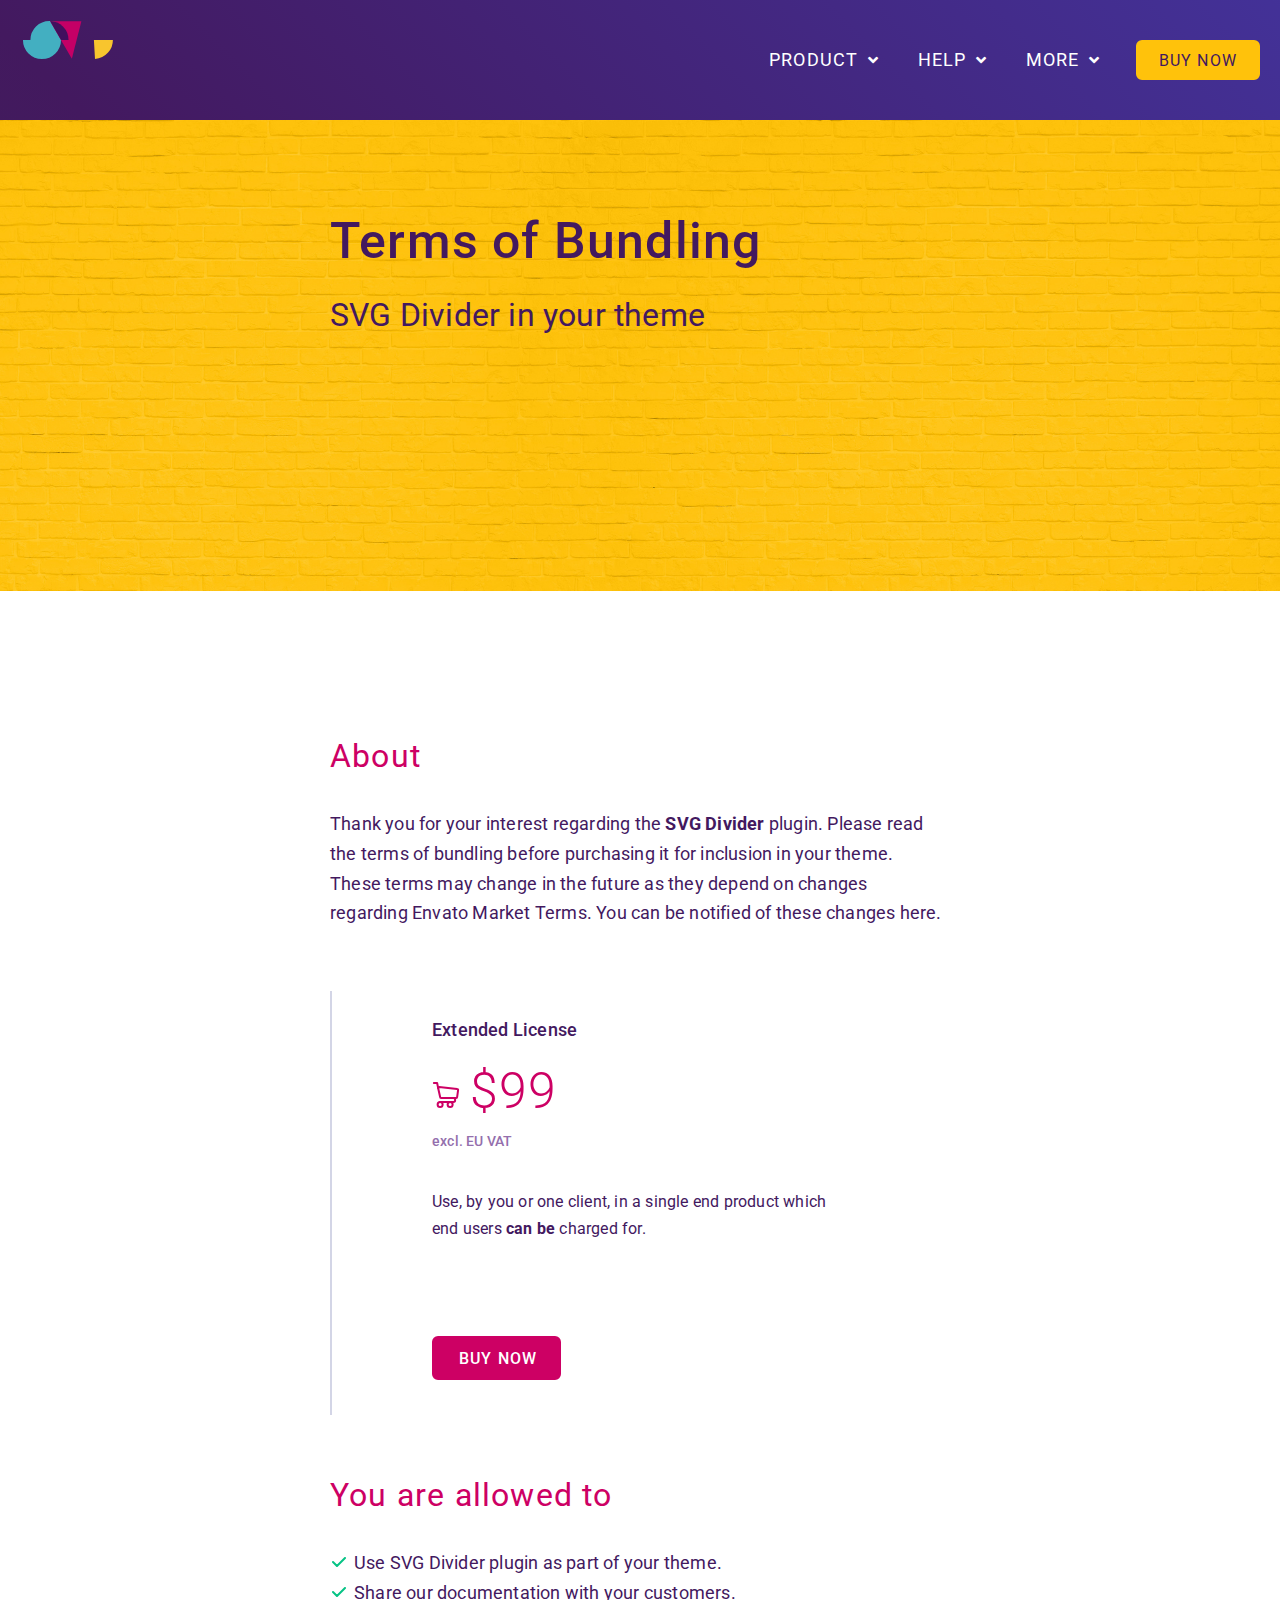
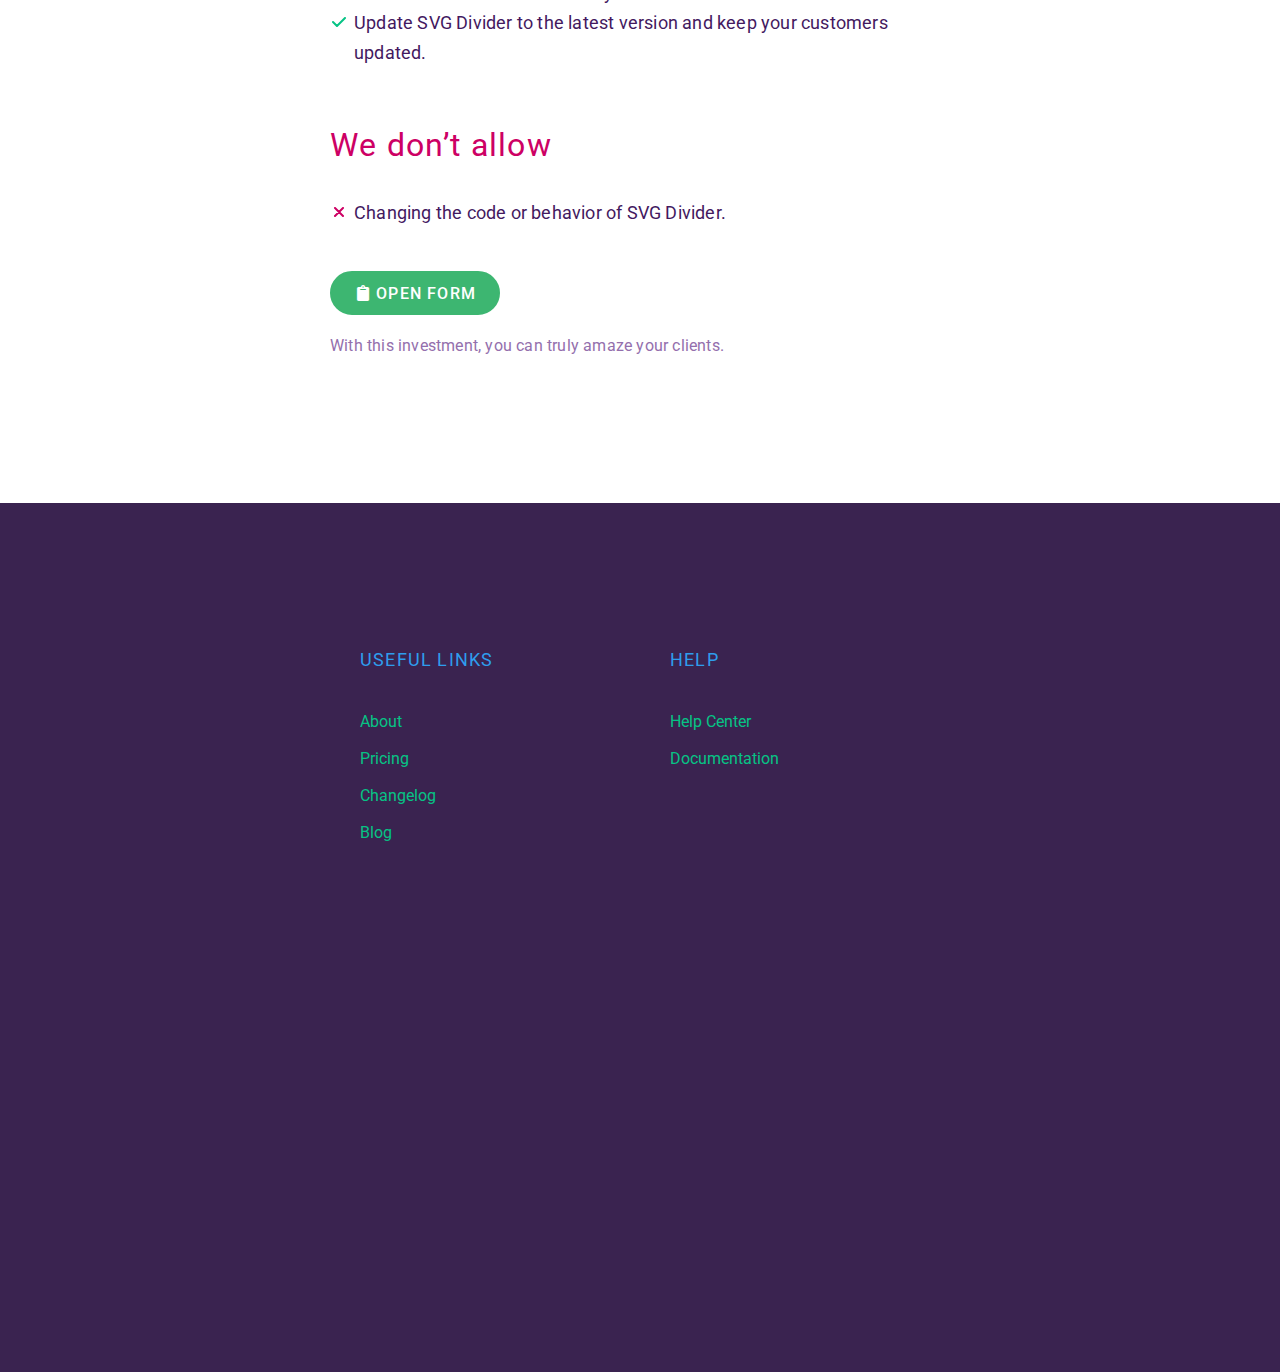
<file: terms-of-bundling/index.html>
<!DOCTYPE html>
<html lang="en-US">
<head>
<link rel="stylesheet" href="/wp-content/cache/minify/6fef4.default.include.66fb1b.css" media="all">
<meta charset="UTF-8">
<meta name="viewport" content="width=device-width, initial-scale=1">
<link rel="profile" href="https://gmpg.org/xfn/11">
<title>Terms of Bundling - SVG Divider for Elementor</title>
<meta name="robots" content="max-image-preview:large">
<meta name="robots" content="max-snippet:-1, max-image-preview:large, max-video-preview:-1">
<link rel="canonical" href="/terms-of-bundling/">
<meta property="og:locale" content="en_US">
<meta property="og:type" content="article">
<meta property="og:title" content="Terms of Bundling - SVG Divider for Elementor">
<meta property="og:description" content="Terms of Bundling SVG Divider in your theme​ GO TO PRICING About Thank you for your interest regarding the SVG Divider plugin. Please read the terms of bundling before purchasing it for inclusion in your theme. These terms may change in the future as they depend on changes regarding Envato Market Terms. You can be &hellip;">
<meta property="og:url" content="https://svgdivider.net/terms-of-bundling/">
<meta property="og:site_name" content="SVG Divider for Elementor">
<meta property="fb:app_id" content="177582819993666">
<meta property="og:image" content="https://svgdivider.net/wp-content/uploads/2020/01/og_image.png">
<meta property="og:image:secure_url" content="https://svgdivider.net/wp-content/uploads/2020/01/og_image.png">
<meta property="og:image:width" content="1200">
<meta property="og:image:height" content="630">
<meta name="twitter:card" content="summary_large_image">
<meta name="twitter:description" content="Terms of Bundling SVG Divider in your theme​ GO TO PRICING About Thank you for your interest regarding the SVG Divider plugin. Please read the terms of bundling before purchasing it for inclusion in your theme. These terms may change in the future as they depend on changes regarding Envato Market Terms. You can be [&hellip;]">
<meta name="twitter:title" content="Terms of Bundling - SVG Divider for Elementor">
<meta name="twitter:image" content="https://svgdivider.net/wp-content/uploads/2020/01/og_image.png"> <script type="application/ld+json" class="yoast-schema-graph yoast-schema-graph--main">{"@context":"https://schema.org","@graph":[{"@type":"WebSite","@id":"https://svgdivider.net/#website","url":"https://svgdivider.net/","name":"SVG Divider for Elementor","potentialAction":{"@type":"SearchAction","target":"https://svgdivider.net/?s={search_term_string}","query-input":"required name=search_term_string"}},{"@type":"WebPage","@id":"https://svgdivider.net/terms-of-bundling/#webpage","url":"https://svgdivider.net/terms-of-bundling/","inLanguage":"en-US","name":"Terms of Bundling - SVG Divider for Elementor","isPartOf":{"@id":"https://svgdivider.net/#website"},"datePublished":"2019-04-03T09:42:36+00:00","dateModified":"2020-01-24T18:42:25+00:00"}]}</script> <link rel="dns-prefetch" href="//s.w.org">
<link rel="alternate" type="application/rss+xml" title="SVG Divider for Elementor &raquo; Feed" href="/feed/">
<link rel="alternate" type="application/rss+xml" title="SVG Divider for Elementor &raquo; Comments Feed" href="/comments/feed/">
<link rel="stylesheet" id="google-fonts-1-css" href="https://fonts.googleapis.com/css?family=Roboto%3A100%2C100italic%2C200%2C200italic%2C300%2C300italic%2C400%2C400italic%2C500%2C500italic%2C600%2C600italic%2C700%2C700italic%2C800%2C800italic%2C900%2C900italic&#038;ver=5.7.2" type="text/css" media="all"> <script src="/wp-includes/js/jquery/jquery.min.js?ver=3.5.1" id="jquery-core-js"></script> <link rel="https://api.w.org/" href="/wp-json/">
<link rel="alternate" type="application/json" href="/wp-json/wp/v2/pages/2633">
<link rel="EditURI" type="application/rsd+xml" title="RSD" href="/xmlrpc.php?rsd">
<link rel="wlwmanifest" type="application/wlwmanifest+xml" href="/wp-includes/wlwmanifest.xml">
<meta name="generator" content="WordPress 5.7.2">
<link rel="shortlink" href="/?p=2633">
<link rel="alternate" type="application/json+oembed" href="/wp-json/oembed/1.0/embed?url=https%3A%2F%2F%2Fterms-of-bundling%2F">
<link rel="alternate" type="text/xml+oembed" href="/wp-json/oembed/1.0/embed?url=https%3A%2F%2F%2Fterms-of-bundling%2F&#038;format=xml"> <script>(function(i,s,o,g,r,a,m){i['GoogleAnalyticsObject']=r;i[r]=i[r]||function(){(i[r].q=i[r].q||[]).push(arguments)},i[r].l=1*new Date();a=s.createElement(o),m=s.getElementsByTagName(o)[0];a.async=1;a.src=g;m.parentNode.insertBefore(a,m)})(window,document,'script','https://www.google-analytics.com/analytics.js','ga');ga('create','UA-125630125-3','auto');ga('send','pageview');</script> <meta name="theme-color" content="#06c385">
<link rel="icon" href="/wp-content/uploads/2019/08/cropped-fav512-32x32.png" sizes="32x32">
<link rel="icon" href="/wp-content/uploads/2019/08/cropped-fav512-192x192.png" sizes="192x192">
<link rel="apple-touch-icon" href="/wp-content/uploads/2019/08/cropped-fav512-180x180.png">
<meta name="msapplication-TileImage" content="https://svgdivider.net/wp-content/uploads/2019/08/cropped-fav512-270x270.png">
</head>
<body class="page-template page-template-elementor_header_footer page page-id-2633 wp-custom-logo elementor-default elementor-template-full-width elementor-page elementor-page-2633">
<div data-elementor-type="header" data-elementor-id="60" class="elementor elementor-60 elementor-location-header" data-elementor-settings="[]"><div class="elementor-inner"><div class="elementor-section-wrap"><section class="elementor-element elementor-element-60b8f17f elementor-section-content-middle elementor-section-height-min-height elementor-section-stretched elementor-section-boxed elementor-section-height-default elementor-section-items-middle elementor-section elementor-top-section" data-id="60b8f17f" data-element_type="section" data-settings="{&quot;background_background&quot;:&quot;classic&quot;,&quot;stretch_section&quot;:&quot;section-stretched&quot;}"><div class="elementor-background-overlay"></div>
<div class="elementor-container elementor-column-gap-no"><div class="elementor-row">
<div class="elementor-element elementor-element-50f3a38f elementor-column elementor-col-50 elementor-top-column" data-id="50f3a38f" data-element_type="column"><div class="elementor-column-wrap  elementor-element-populated"><div class="elementor-widget-wrap"><div class="elementor-element elementor-element-20d26da5 elementor-widget elementor-widget-theme-site-logo elementor-widget-image" data-id="20d26da5" data-element_type="widget" data-widget_type="theme-site-logo.default"><div class="elementor-widget-container"><div class="elementor-image"> <a data-elementor-open-lightbox href="/"> <img src="/wp-content/uploads/2019/12/svg_logo_f.svg" class="attachment-full size-full" alt loading="lazy">		</a>
</div></div></div></div></div></div>
<div class="elementor-element elementor-element-cf9da76 elementor-column elementor-col-50 elementor-top-column" data-id="cf9da76" data-element_type="column"><div class="elementor-column-wrap  elementor-element-populated"><div class="elementor-widget-wrap"><div class="elementor-element elementor-element-37b8cd9 elementor-nav-menu__align-right elementor-nav-menu--dropdown-mobile elementor-nav-menu--stretch elementor-nav-menu--indicator-angle elementor-nav-menu__text-align-aside elementor-nav-menu--toggle elementor-nav-menu--burger elementor-widget elementor-widget-nav-menu" data-id="37b8cd9" data-element_type="widget" data-settings="{&quot;full_width&quot;:&quot;stretch&quot;,&quot;layout&quot;:&quot;horizontal&quot;,&quot;toggle&quot;:&quot;burger&quot;}" data-widget_type="nav-menu.default"><div class="elementor-widget-container">
<nav role="navigation" class="elementor-nav-menu--main elementor-nav-menu__container elementor-nav-menu--layout-horizontal e--pointer-none"><ul id="menu-1-37b8cd9" class="elementor-nav-menu">
<li class="menu-item menu-item-type-custom menu-item-object-custom menu-item-has-children menu-item-40">
<a href="#" class="elementor-item elementor-item-anchor">PRODUCT</a><ul class="sub-menu elementor-nav-menu--dropdown"> <li class="menu-item menu-item-type-post_type menu-item-object-page menu-item-home menu-item-45"><a href="/" class="elementor-sub-item">About</a></li> <li class="menu-item menu-item-type-custom menu-item-object-custom menu-item-home menu-item-3761"><a href="/#pricing" class="elementor-sub-item elementor-item-anchor">Pricing</a></li> <li class="menu-item menu-item-type-post_type menu-item-object-page menu-item-52"><a href="/changelog/" class="elementor-sub-item">Changelog</a></li>
</ul> </li> <li class="menu-item menu-item-type-custom menu-item-object-custom menu-item-has-children menu-item-46">
<a href="#" class="elementor-item elementor-item-anchor">HELP</a><ul class="sub-menu elementor-nav-menu--dropdown"> <li class="menu-item menu-item-type-post_type menu-item-object-page menu-item-2815"><a href="/help-center/" class="elementor-sub-item">Help Center</a></li> <li class="menu-item menu-item-type-post_type menu-item-object-page menu-item-6633"><a href="/documentation/" class="elementor-sub-item">Documentation</a></li>
</ul> </li> <li class="menu-item menu-item-type-custom menu-item-object-custom menu-item-has-children menu-item-51">
<a href="#" class="elementor-item elementor-item-anchor">More</a><ul class="sub-menu elementor-nav-menu--dropdown"> <li class="menu-item menu-item-type-custom menu-item-object-custom menu-item-54"><a href="https://letswp.io/" class="elementor-sub-item">Blog</a></li> <li class="menu-item menu-item-type-custom menu-item-object-custom menu-item-58"><a href="#newsletter" class="elementor-sub-item elementor-item-anchor">Newsletter</a></li>
</ul> </li> <li class="menu-item menu-item-type-custom menu-item-object-custom menu-item-243"><a href="/checkout/#checkout" class="elementor-item elementor-item-anchor">BUY NOW</a></li>
</ul></nav><div class="elementor-menu-toggle" role="button" tabindex="0" aria-label="Menu Toggle" aria-expanded="false"> <i class="eicon-menu-bar" aria-hidden="true"></i> <span class="elementor-screen-only">Menu</span>
</div>
<nav class="elementor-nav-menu--dropdown elementor-nav-menu__container" role="navigation" aria-hidden="true"><ul id="menu-2-37b8cd9" class="elementor-nav-menu">
<li class="menu-item menu-item-type-custom menu-item-object-custom menu-item-has-children menu-item-40">
<a href="#" class="elementor-item elementor-item-anchor">PRODUCT</a><ul class="sub-menu elementor-nav-menu--dropdown"> <li class="menu-item menu-item-type-post_type menu-item-object-page menu-item-home menu-item-45"><a href="/" class="elementor-sub-item">About</a></li> <li class="menu-item menu-item-type-custom menu-item-object-custom menu-item-home menu-item-3761"><a href="/#pricing" class="elementor-sub-item elementor-item-anchor">Pricing</a></li> <li class="menu-item menu-item-type-post_type menu-item-object-page menu-item-52"><a href="/changelog/" class="elementor-sub-item">Changelog</a></li>
</ul> </li> <li class="menu-item menu-item-type-custom menu-item-object-custom menu-item-has-children menu-item-46">
<a href="#" class="elementor-item elementor-item-anchor">HELP</a><ul class="sub-menu elementor-nav-menu--dropdown"> <li class="menu-item menu-item-type-post_type menu-item-object-page menu-item-2815"><a href="/help-center/" class="elementor-sub-item">Help Center</a></li> <li class="menu-item menu-item-type-post_type menu-item-object-page menu-item-6633"><a href="/documentation/" class="elementor-sub-item">Documentation</a></li>
</ul> </li> <li class="menu-item menu-item-type-custom menu-item-object-custom menu-item-has-children menu-item-51">
<a href="#" class="elementor-item elementor-item-anchor">More</a><ul class="sub-menu elementor-nav-menu--dropdown"> <li class="menu-item menu-item-type-custom menu-item-object-custom menu-item-54"><a href="https://letswp.io/" class="elementor-sub-item">Blog</a></li> <li class="menu-item menu-item-type-custom menu-item-object-custom menu-item-58"><a href="#newsletter" class="elementor-sub-item elementor-item-anchor">Newsletter</a></li>
</ul> </li> <li class="menu-item menu-item-type-custom menu-item-object-custom menu-item-243"><a href="/checkout/#checkout" class="elementor-item elementor-item-anchor">BUY NOW</a></li>
</ul></nav>
</div></div></div></div></div>
</div></div></section></div></div></div>
<div data-elementor-type="wp-page" data-elementor-id="2633" class="elementor elementor-2633" data-elementor-settings="[]"><div class="elementor-inner"><div class="elementor-section-wrap">
<section class="elementor-element elementor-element-97078f7 elementor-section-height-min-height elementor-section-boxed elementor-section-height-default elementor-section-items-middle elementor-section elementor-top-section" data-id="97078f7" data-element_type="section" data-settings="{&quot;background_background&quot;:&quot;classic&quot;}"><div class="elementor-container elementor-column-gap-default"><div class="elementor-row"><div class="elementor-element elementor-element-3aae265 elementor-column elementor-col-100 elementor-top-column" data-id="3aae265" data-element_type="column"><div class="elementor-column-wrap"><div class="elementor-widget-wrap"></div></div></div></div></div></section><section class="elementor-element elementor-element-91c1c83 elementor-section-boxed elementor-section-height-default elementor-section-height-default elementor-section elementor-top-section" data-id="91c1c83" data-element_type="section" data-settings="{&quot;background_background&quot;:&quot;classic&quot;}"><div class="elementor-container elementor-column-gap-default"><div class="elementor-row">
<div class="elementor-element elementor-element-35b6130 elementor-column elementor-col-33 elementor-top-column" data-id="35b6130" data-element_type="column"><div class="elementor-column-wrap"><div class="elementor-widget-wrap"></div></div></div>
<div class="elementor-element elementor-element-80bc424 elementor-column elementor-col-33 elementor-top-column" data-id="80bc424" data-element_type="column"><div class="elementor-column-wrap  elementor-element-populated"><div class="elementor-widget-wrap">
<div class="elementor-element elementor-element-d4434ec animated-fast elementor-invisible elementor-widget elementor-widget-heading" data-id="d4434ec" data-element_type="widget" data-settings="{&quot;_animation&quot;:&quot;fadeIn&quot;}" data-widget_type="heading.default"><div class="elementor-widget-container"><h2 class="elementor-heading-title elementor-size-default">Terms of Bundling</h2></div></div>
<div class="elementor-element elementor-element-dec4f11 animated-fast elementor-invisible elementor-widget elementor-widget-heading" data-id="dec4f11" data-element_type="widget" data-settings="{&quot;_animation&quot;:&quot;fadeIn&quot;,&quot;_animation_delay&quot;:100}" data-widget_type="heading.default"><div class="elementor-widget-container"><h2 class="elementor-heading-title elementor-size-default">SVG Divider in your theme​</h2></div></div>
<div class="elementor-element elementor-element-9b442b7 elementor-sde-scale-the-svg elementor-sde-flip-off elementor-widget elementor-widget-svg-divider-for-elementor" data-id="9b442b7" data-element_type="widget" data-widget_type="svg-divider-for-elementor.default"><div class="elementor-widget-container">
<div class="sde-wrapper sde-drawn sde-9b442b7 sde-cropping-allow"><div class="sde svg-divider-for-elementor"><svg preserveaspectratio="xMidYMid slice" class="sde-divider-svg sde-glitter-on sde-animation-loop" data-animation-class="sde-sa-20" data-animation-delay="200" style="opacity:0;" xmlns="http://www.w3.org/2000/svg" width="960" height="56" viewbox="0 0 960 56"><g fill="none" stroke="#6e7881" stroke-linecap="round" stroke-linejoin="round" stroke-width="3" class="sde-primary-group"><path d="M493.529 37.625c40.819 9.541 82.493 3.092 122.909-2.539 49.123-6.848 100.42-5.322 149.906-3.346 14.711.584 29.418 1.246 44.124 1.906 43.144 1.946 86.3 1.706 129.526 1.459 5.962-.035 11.592-.072 17.506-.6"></path><path d="M1.5 25.857c99.793 11.3 211.783 6.805 310.83-6.369C338.752 15.975 363.824 7.93 390 3.527 406.647.725 421.535.008 436.981 6.8a296.1 296.1 0 0128.081 14.347C477.519 28.3 489.938 42.516 507.4 37.3c7.933-2.371 23.576-14.637 14.09-22.684-12.322-10.455-42.538 14.065-50.8 20.223-37.2 24.844-63.019-41.2-26.9-24.918"></path></g><g fill="none" stroke="#6e7881" stroke-linecap="round" stroke-linejoin="round" stroke-width="2" class="sde-glitter-group"><path d="M536 32.892a1 1 0 11-1-1 1 1 0 011 1z"></path><path d="M554.675 5.063l5.656 5.657"></path><path d="M560.331 5.063l-5.656 5.657"></path><path d="M445 53.892a1 1 0 11-1-1 1 1 0 011 1z"></path><path d="M406 22.563a3.5 3.5 0 11-3.5-3.5 3.5 3.5 0 013.5 3.5z"></path><path d="M475.379 7.89l3-3 3 3-3 3z"></path></g></svg></div></div>
<style>.sde-9b442b7 .sde-sa-20 .sde-glitter-group :nth-child(5n+1){animation:sde-reveal 320ms linear 800ms forwards,sde-flicker 600ms linear 1173ms alternate infinite}.sde-9b442b7 .sde-sa-20 .sde-glitter-group :nth-child(5n+2){animation:sde-reveal 320ms linear 907ms forwards,sde-flicker 700ms linear 1280ms alternate infinite}.sde-9b442b7 .sde-sa-20 .sde-glitter-group :nth-child(5n+3){animation:sde-reveal 320ms linear 1013ms forwards,sde-flicker 800ms linear 1387ms alternate infinite}.sde-9b442b7 .sde-sa-20 .sde-glitter-group :nth-child(5n+4){animation:sde-reveal 320ms linear 1120ms forwards,sde-flicker 900ms linear 1493ms alternate infinite}.sde-9b442b7 .sde-sa-20 .sde-glitter-group :nth-child(5n+5){animation:sde-reveal 320ms linear 1227ms forwards,sde-flicker 1000ms linear 1600ms alternate infinite}.sde-9b442b7 .sde-sa-20 .sde-glitter-group :nth-child(5n+6){animation:sde-reveal 320ms linear 1333ms forwards,sde-flicker 1100ms linear 1707ms alternate infinite}.sde-9b442b7 .sde-sa-20 .sde-primary-group path:nth-of-type(1){stroke-dasharray:466;stroke-dashoffset:466;animation:sde-continued 613ms ease-in 987ms forwards}.sde-9b442b7 .sde-sa-20 .sde-primary-group path:nth-of-type(2){stroke-dasharray:689;stroke-dashoffset:689;animation:sde-draw 1067ms ease-out forwards}.sde-9b442b7 .sde{height:41px}.elementor-sde-old-browser-bypass .sde-9b442b7 .sde svg{transform:scale(0.733)}.elementor-sde-old-browser-bypass .sde-9b442b7 .sde{padding:1px 0}@media(max-width:1024px){.sde-9b442b7 .sde{height:41px}.elementor-sde-old-browser-bypass .sde-9b442b7 .sde svg{transform:scale(0.74)}.elementor-sde-old-browser-bypass .sde-9b442b7 .sde{padding:1px 0}}@media(max-width:767px){.sde-9b442b7 .sde{height:43px}.elementor-sde-old-browser-bypass .sde-9b442b7 .sde svg{transform:scale(0.772)}.elementor-sde-old-browser-bypass .sde-9b442b7 .sde{padding:1px 0}}</style>
</div></div>
<div class="elementor-element elementor-element-453651a elementor-align-left animated-fast elementor-invisible elementor-widget elementor-widget-button" data-id="453651a" data-element_type="widget" data-settings="{&quot;_animation&quot;:&quot;fadeIn&quot;,&quot;_animation_delay&quot;:1400}" data-widget_type="button.default"><div class="elementor-widget-container"><div class="elementor-button-wrapper"> <a href="/#pricing" class="elementor-button-link elementor-button elementor-size-xs" role="button"> <span class="elementor-button-content-wrapper"> <span class="elementor-button-text">GO TO PRICING</span> </span> </a>
</div></div></div>
</div></div></div>
<div class="elementor-element elementor-element-957f97c elementor-column elementor-col-33 elementor-top-column" data-id="957f97c" data-element_type="column"><div class="elementor-column-wrap"><div class="elementor-widget-wrap"></div></div></div>
</div></div></section><section class="elementor-element elementor-element-3c6559b4 elementor-section-boxed elementor-section-height-default elementor-section-height-default elementor-section elementor-top-section" data-id="3c6559b4" data-element_type="section" data-settings="{&quot;background_background&quot;:&quot;classic&quot;}"><div class="elementor-container elementor-column-gap-default"><div class="elementor-row">
<div class="elementor-element elementor-element-6d08613f elementor-column elementor-col-33 elementor-top-column" data-id="6d08613f" data-element_type="column"><div class="elementor-column-wrap"><div class="elementor-widget-wrap"></div></div></div>
<div class="elementor-element elementor-element-48f4df89 elementor-column elementor-col-33 elementor-top-column" data-id="48f4df89" data-element_type="column"><div class="elementor-column-wrap  elementor-element-populated"><div class="elementor-widget-wrap">
<div class="elementor-element elementor-element-5e5b94e9 elementor-widget elementor-widget-heading" data-id="5e5b94e9" data-element_type="widget" data-widget_type="heading.default"><div class="elementor-widget-container"><h2 class="elementor-heading-title elementor-size-default">About</h2></div></div>
<div class="elementor-element elementor-element-90a0ac0 elementor-widget elementor-widget-text-editor" data-id="90a0ac0" data-element_type="widget" data-widget_type="text-editor.default"><div class="elementor-widget-container"><div class="elementor-text-editor elementor-clearfix"><p>Thank you for your interest regarding the <b>SVG Divider</b> plugin. Please read the terms of bundling before purchasing it for inclusion in your theme. These terms may change in the future as they depend on changes regarding Envato Market Terms. You can be notified of these changes here.</p></div></div></div>
<section class="elementor-element elementor-element-9d69cf0 elementor-section-boxed elementor-section-height-default elementor-section-height-default elementor-section elementor-inner-section" data-id="9d69cf0" data-element_type="section"><div class="elementor-container elementor-column-gap-default"><div class="elementor-row"><div class="elementor-element elementor-element-efaad61 elementor-column elementor-col-100 elementor-inner-column" data-id="efaad61" data-element_type="column"><div class="elementor-column-wrap  elementor-element-populated"><div class="elementor-widget-wrap">
<div class="elementor-element elementor-element-61539e2 elementor-vertical-align-middle elementor-view-default elementor-widget elementor-widget-icon-box" data-id="61539e2" data-element_type="widget" data-widget_type="icon-box.default"><div class="elementor-widget-container"><div class="elementor-icon-box-wrapper"><div class="elementor-icon-box-content"><h3 class="elementor-icon-box-title"> <span>Extended License</span>
</h3></div></div></div></div>
<div class="elementor-element elementor-element-3d04b7c0 elementor-align-left elementor-mobile-align-left elementor-icon-list--layout-traditional elementor-widget elementor-widget-icon-list" data-id="3d04b7c0" data-element_type="widget" data-widget_type="icon-list.default"><div class="elementor-widget-container"><ul class="elementor-icon-list-items"> <li class="elementor-icon-list-item"> <span class="elementor-icon-list-icon"> <svg xmlns="http://www.w3.org/2000/svg" width="28" height="28"><path fill="none" stroke="#CD0064" stroke-width="2" stroke-linecap="round" stroke-linejoin="round" stroke-miterlimit="10" d="M25.125 17.041a.972.972 0 0 1-.982.959H9.109a.972.972 0 0 1-.984-.959l-2-9.082c0-.53.44-.959.984-.959l18.032 2a.968.968 0 0 1 .984.956v.003l-1 7.082z"></path><circle fill="none" stroke="#CD0064" stroke-width="2" stroke-linecap="round" stroke-linejoin="round" stroke-miterlimit="10" cx="18.125" cy="24.5" r="2.5"></circle><circle fill="none" stroke="#CD0064" stroke-width="2" stroke-linecap="round" stroke-linejoin="round" stroke-miterlimit="10" cx="8.125" cy="24.5" r="2.5"></circle><path fill="none" stroke="#CD0064" stroke-width="2" stroke-linecap="round" stroke-linejoin="round" stroke-miterlimit="10" d="M1.875 3h3.25l1.033 5.156M21.143 18h.299c.933 0 1.687.754 1.687 1.684v.633c0 .933-.754 1.687-1.687 1.687H8.125"></path></svg>		</span> <span class="elementor-icon-list-text">$99</span> </li>
</ul></div></div>
<div class="elementor-element elementor-element-d7b9734 elementor-widget elementor-widget-text-editor" data-id="d7b9734" data-element_type="widget" data-widget_type="text-editor.default"><div class="elementor-widget-container"><div class="elementor-text-editor elementor-clearfix"><p>excl. EU VAT</p></div></div></div>
<div class="elementor-element elementor-element-48f8b51 elementor-widget elementor-widget-text-editor" data-id="48f8b51" data-element_type="widget" data-widget_type="text-editor.default"><div class="elementor-widget-container"><div class="elementor-text-editor elementor-clearfix"><p><span style="letter-spacing: 0.2px;">Use, by you or one client, in a single end product which end users </span><span style="font-weight: bolder; letter-spacing: 0.2px;">can be</span><span style="letter-spacing: 0.2px;"> charged for.</span></p></div></div></div>
<div class="elementor-element elementor-element-f5bd38d animated-fast elementor-invisible elementor-widget elementor-widget-svg-divider-for-elementor" data-id="f5bd38d" data-element_type="widget" data-settings="{&quot;_animation&quot;:&quot;fadeInRight&quot;,&quot;_animation_delay&quot;:1900}" data-widget_type="svg-divider-for-elementor.default"><div class="elementor-widget-container"><div class="sde svg-divider-for-elementor"><svg class="sde-divider-svg sde-classic" width="100%" xmlns="http://www.w3.org/2000/svg"> <line y1="50%" y2="50%" x2="100%"></line> </svg></div></div></div>
<div class="elementor-element elementor-element-a8a5ae2 elementor-align-left elementor-mobile-align-left elementor-widget elementor-widget-button" data-id="a8a5ae2" data-element_type="widget" data-widget_type="button.default"><div class="elementor-widget-container"><div class="elementor-button-wrapper"> <a href="/checkout-extended/#checkout" class="elementor-button-link elementor-button elementor-size-xs" role="button"> <span class="elementor-button-content-wrapper"> <span class="elementor-button-text">Buy Now</span> </span> </a>
</div></div></div>
</div></div></div></div></div></section><div class="elementor-element elementor-element-6ed9435 elementor-widget elementor-widget-heading" data-id="6ed9435" data-element_type="widget" data-widget_type="heading.default"><div class="elementor-widget-container"><h2 class="elementor-heading-title elementor-size-default">You are allowed to</h2></div></div>
<div class="elementor-element elementor-element-4e557769 elementor-widget elementor-widget-text-editor" data-id="4e557769" data-element_type="widget" data-widget_type="text-editor.default"><div class="elementor-widget-container"><div class="elementor-text-editor elementor-clearfix"><div class="wpb_text_column wpb_content_element "><div class="wpb_wrapper"><div class="wpb_text_column wpb_content_element "><div class="wpb_wrapper"><ul>
<li>Use SVG Divider plugin as part of your theme.</li>
<li><span style="letter-spacing: 0.2px;">Share our documentation with your customers.</span></li>
<li>Update <span style="letter-spacing: 0.2px;">SVG Divider</span> to the latest version and keep your customers updated.</li>
</ul></div></div></div></div></div></div></div>
<div class="elementor-element elementor-element-9671f8a elementor-widget elementor-widget-heading" data-id="9671f8a" data-element_type="widget" data-widget_type="heading.default"><div class="elementor-widget-container"><h2 class="elementor-heading-title elementor-size-default">We don’t allow</h2></div></div>
<div class="elementor-element elementor-element-5ad8e296 bulletnone elementor-widget elementor-widget-text-editor" data-id="5ad8e296" data-element_type="widget" data-widget_type="text-editor.default"><div class="elementor-widget-container"><div class="elementor-text-editor elementor-clearfix"><div class="wpb_text_column wpb_content_element "><div class="wpb_wrapper"><ul><li>
<span style="letter-spacing: 0.2px;">Changing the code or behavior of </span><span style="letter-spacing: 0.2px;">SVG Divider</span><span style="letter-spacing: 0.2px;">.</span>
</li></ul></div></div></div></div></div>
<div class="elementor-element elementor-element-3b0d4c8 elementor-align-left elementor-mobile-align-left elementor-widget elementor-widget-button" data-id="3b0d4c8" data-element_type="widget" data-widget_type="button.default"><div class="elementor-widget-container"><div class="elementor-button-wrapper"> <a href="https://plugins.typeform.com/to/GbXVcF" target="_blank" class="elementor-button-link elementor-button elementor-size-sm" role="button"> <span class="elementor-button-content-wrapper"> <span class="elementor-button-icon elementor-align-icon-left"> <i aria-hidden="true" class="fas fa-clipboard"></i>		</span> <span class="elementor-button-text">Open Form</span> </span> </a>
</div></div></div>
<div class="elementor-element elementor-element-7c3afe2 elementor-widget elementor-widget-text-editor" data-id="7c3afe2" data-element_type="widget" data-widget_type="text-editor.default"><div class="elementor-widget-container"><div class="elementor-text-editor elementor-clearfix"><p class="p1">With this investment, you can truly amaze your clients.</p></div></div></div>
</div></div></div>
<div class="elementor-element elementor-element-78138d7 elementor-column elementor-col-33 elementor-top-column" data-id="78138d7" data-element_type="column"><div class="elementor-column-wrap"><div class="elementor-widget-wrap"></div></div></div>
</div></div></section>
</div></div></div>
<div data-elementor-type="footer" data-elementor-id="148" class="elementor elementor-148 elementor-location-footer" data-elementor-settings="[]"><div class="elementor-inner"><div class="elementor-section-wrap"><section class="elementor-element elementor-element-5db5e81 elementor-section-boxed elementor-section-height-default elementor-section-height-default elementor-section elementor-top-section" data-id="5db5e81" data-element_type="section" data-settings="{&quot;background_background&quot;:&quot;classic&quot;}"><div class="elementor-container elementor-column-gap-default"><div class="elementor-row"><div class="elementor-element elementor-element-7ffe1fd elementor-column elementor-col-100 elementor-top-column" data-id="7ffe1fd" data-element_type="column"><div class="elementor-column-wrap  elementor-element-populated"><div class="elementor-widget-wrap">
<section class="elementor-element elementor-element-9245276 elementor-section-full_width elementor-section-height-default elementor-section-height-default elementor-section elementor-inner-section" data-id="9245276" data-element_type="section" id="newsletter"><div class="elementor-container elementor-column-gap-default"><div class="elementor-row">
<div class="elementor-element elementor-element-1fc32b6 elementor-column elementor-col-50 elementor-inner-column" data-id="1fc32b6" data-element_type="column"><div class="elementor-column-wrap  elementor-element-populated"><div class="elementor-widget-wrap">
<div class="elementor-element elementor-element-2bd8fbf elementor-widget elementor-widget-heading" data-id="2bd8fbf" data-element_type="widget" data-widget_type="heading.default"><div class="elementor-widget-container"><h3 class="elementor-heading-title elementor-size-default">USEFUL LINKS</h3></div></div>
<div class="elementor-element elementor-element-d04b15c elementor-mobile-align-center elementor-icon-list--layout-traditional elementor-widget elementor-widget-icon-list" data-id="d04b15c" data-element_type="widget" data-widget_type="icon-list.default"><div class="elementor-widget-container"><ul class="elementor-icon-list-items"> <li class="elementor-icon-list-item"> <a href="/about">		<span class="elementor-icon-list-text">About</span> </a> </li> <li class="elementor-icon-list-item"> <a href="/#pricing">		<span class="elementor-icon-list-text">Pricing</span> </a> </li> <li class="elementor-icon-list-item"> <a href="/changelog">		<span class="elementor-icon-list-text">Changelog</span> </a> </li> <li class="elementor-icon-list-item"> <a href="https://letswp.io/">		<span class="elementor-icon-list-text">Blog</span> </a> </li>
</ul></div></div>
</div></div></div>
<div class="elementor-element elementor-element-1acb99c elementor-column elementor-col-50 elementor-inner-column" data-id="1acb99c" data-element_type="column"><div class="elementor-column-wrap  elementor-element-populated"><div class="elementor-widget-wrap">
<div class="elementor-element elementor-element-c65f5c1 elementor-widget elementor-widget-heading" data-id="c65f5c1" data-element_type="widget" data-widget_type="heading.default"><div class="elementor-widget-container"><h3 class="elementor-heading-title elementor-size-default">HELP</h3></div></div>
<div class="elementor-element elementor-element-79e5574 elementor-mobile-align-center elementor-align-left elementor-icon-list--layout-traditional elementor-widget elementor-widget-icon-list" data-id="79e5574" data-element_type="widget" data-widget_type="icon-list.default"><div class="elementor-widget-container"><ul class="elementor-icon-list-items"> <li class="elementor-icon-list-item"> <a href="/help-center/">		<span class="elementor-icon-list-text">Help Center</span> </a> </li> <li class="elementor-icon-list-item"> <a href="/documentation/">		<span class="elementor-icon-list-text">Documentation</span> </a> </li>
</ul></div></div>
</div></div></div>
</div></div></section><div class="elementor-element elementor-element-5bb041b elementor-sde-scale-the-svg elementor-sde-flip-off elementor-widget elementor-widget-svg-divider-for-elementor" data-id="5bb041b" data-element_type="widget" data-widget_type="svg-divider-for-elementor.default"><div class="elementor-widget-container">
<div class="sde-wrapper sde-drawn sde-5bb041b sde-cropping-allow"><div class="sde svg-divider-for-elementor"><svg preserveaspectratio="xMidYMid slice" class="sde-divider-svg sde-glitter-on sde-animation-loop" data-animation-class="sde-sc-28" style="opacity:0;" xmlns="http://www.w3.org/2000/svg" width="960" height="94" viewbox="0 0 960 94"><g fill="none" stroke="#6e7881" stroke-linecap="round" stroke-linejoin="round" stroke-width="2" class="sde-glitter-group"><path stroke-dasharray="0 5.72" d="M607.073 70.433q9.092-2.421 18.1-5.174 10.179-3.091 20.142-6.855"></path><path stroke-dasharray="0 5.77" d="M568.355 79.053q4.743-.871 9.45-1.824 8.807-1.774 17.547-3.849 3.476-.82 6.934-1.7"></path><path stroke-dasharray="0 6.01" d="M514.648 85.486a384.339 384.339 0 0047.761-5.377"></path><path d="M447.19 23.273a4 4 0 103.38-4.535 4 4 0 00-3.38 4.535z"></path><circle cx="427.553" cy="39.847" r="4"></circle><path stroke-dasharray="0 5.72" d="M351.926 70.433q-9.091-2.421-18.095-5.174-10.179-3.091-20.141-6.859"></path><path stroke-dasharray="0 5.77" d="M390.644 79.053q-4.743-.871-9.45-1.824-8.807-1.774-17.547-3.849-3.476-.82-6.934-1.7"></path><path stroke-dasharray="0 6.01" d="M444.351 85.486a384.339 384.339 0 01-47.761-5.377"></path><path d="M511.81 23.273a4 4 0 11-3.381-4.535 4 4 0 013.381 4.535z"></path><circle cx="531.446" cy="39.847" r="4"></circle><path d="M670.023 45.033A4.275 4.275 0 11668 39.338a4.274 4.274 0 012.023 5.695z"></path><path d="M693.3 40.494c88.3-28.357 132.96-8.826 205.541 3.47"></path><path d="M265.7 40.494c-88.3-28.357-132.96-8.826-205.541 3.47"></path><path d="M288.977 45.037a4.275 4.275 0 102.028-5.695 4.274 4.274 0 00-2.028 5.695z"></path></g><g fill="none" stroke="#6e7881" stroke-linecap="round" stroke-linejoin="round" stroke-width="3" class="sde-primary-group"><path d="M479.5 73.774c11.416-6.468 19.3-20.218 19.3-36.137S490.916 7.969 479.5 1.5c-11.418 6.469-19.3 20.218-19.3 36.137s7.882 29.669 19.3 36.137z"></path><path d="M479.5 73.774c7.213-4.265 12.2-13.334 12.2-23.827s-4.984-19.563-12.2-23.828c-7.215 4.265-12.195 13.332-12.195 23.828s4.98 19.562 12.195 23.827z"></path><path d="M479.5 73.774c4.01-2.433 6.775-7.6 6.775-13.586S483.51 49.031 479.5 46.6c-4.01 2.43-6.775 7.6-6.775 13.587s2.765 11.154 6.775 13.587z"></path><path d="M479.498 73.774h.002l-.002-.001v.001z"></path><path d="M479.5 73.774c8.195.891 18.965-3.622 27.807-12.464S520.66 41.7 519.77 33.5c-6.2-.675-13.86 1.744-21.055 6.783"></path><path d="M515.252 50.994c7-.578 13.307.6 17.764 3.3-2.655 7.8-11.3 15.659-23.047 19.936s-23.42 3.814-30.469-.456h0"></path><path d="M479.5 73.774h0v-.001.001z"></path><path d="M479.5 73.774c-8.195.891-18.967-3.622-27.809-12.464S438.338 41.7 439.229 33.5c6.2-.675 13.861 1.744 21.054 6.783"></path><path d="M479.5 73.774h0c-7.051 4.27-18.719 4.732-30.469.456s-20.392-12.13-23.047-19.936c4.456-2.7 10.758-3.878 17.762-3.3"></path><path d="M528.422 43.323c-1.783 2.542-7.807 6.672-13.17 7.671"></path><path d="M506.49 27.172c-.318 3.09-3.564 9.631-7.76 13.116"></path><path d="M487.527 76.685c0 6.207-3.593 11.239-8.027 11.239s-8.027-5.032-8.027-11.239"></path><path d="M487.527 77.685s.35.845 1.055 2.161a23.337 23.337 0 001.358 2.212c2.974 4.335 7.087 8.157 12.2 9.727 3.7 1.139 10.6 1.411 12.443-3.016 1.836-4.4-5.32-5.455-8.1-5.838-4.166-.575-8.243-.838-12.276-2.163a33.3 33.3 0 01-3.344-1.3 25.812 25.812 0 01-3.332-1.785"></path><path d="M487.527 76.71c4.283 1.138 9.26 1.263 13.672 1.591a113.655 113.655 0 0013.449.185c21.139-.939 42.432-4.077 63.157-8.257q8.807-1.774 17.547-3.849c10.035-2.366 19.951-5.126 29.816-8.121 10.264-3.116 23.2-7.819 33.064-12.033"></path><path d="M521.639 68.162c10.961 7.871 27.078 8.822 40.031 4.416 7.055-2.4 14.291-6.2 19.754-11.335 5.355-5.029 9.141-12.809 2.742-19.209a9.12 9.12 0 00-12.9 0 7.3 7.3 0 000 10.318 5.833 5.833 0 008.254 0 4.669 4.669 0 000-6.6"></path><path d="M550.082 58.486a7.682 7.682 0 00-5.924 3.807c-1.127 2.138-1.107 4.9-.119 7.87A9.275 9.275 0 00547.7 69a6.531 6.531 0 002.4-2.612c1.125-2.188 1.027-4.958-.018-7.902z"></path><path d="M572.707 87.012c-.213-3.118-1.283-5.681-3.221-7.228s-4.457-1.829-7.218-1.12c.154 3.111 1.162 5.731 3.1 7.267s4.532 1.837 7.339 1.081z"></path><path d="M613.287 78.309c-.488-3.088-1.779-5.544-3.842-6.907s-4.591-1.4-7.293-.51c.436 3.091 1.664 5.583 3.741 6.994s4.666 1.425 7.394.423z"></path><path d="M614.725 45.2c-2.662.514-4.76 1.791-5.787 4s-.893 4.972.224 7.888c2.758-.473 4.887-1.809 5.922-4.01s.799-4.996-.359-7.878z"></path><path d="M674.09 40.17c124.35-46.363 164.916-3.629 283.41 3.666"></path><path d="M471.473 77.675s-.35.844-1.055 2.16a23.337 23.337 0 01-1.358 2.212c-2.974 4.336-7.087 8.157-12.2 9.727-3.7 1.139-10.595 1.411-12.443-3.015-1.836-4.4 5.32-5.455 8.1-5.839 4.166-.574 8.242-.838 12.275-2.162a33.311 33.311 0 003.344-1.3 25.929 25.929 0 003.332-1.784"></path><path d="M437.361 68.151c-10.961 7.871-27.078 8.823-40.031 4.416-7.055-2.4-14.291-6.2-19.754-11.335-5.355-5.029-9.141-12.809-2.742-19.209a9.12 9.12 0 0112.9 0 7.3 7.3 0 010 10.319 5.834 5.834 0 01-8.253 0 4.668 4.668 0 010-6.6"></path><path d="M408.918 58.476a7.681 7.681 0 015.924 3.806c1.127 2.138 1.107 4.9.119 7.87a9.275 9.275 0 01-3.664-1.161 6.525 6.525 0 01-2.4-2.612c-1.122-2.191-1.024-4.96.021-7.903z"></path><path d="M386.293 87c.213-3.117 1.283-5.681 3.221-7.228s4.457-1.829 7.218-1.12c-.154 3.112-1.162 5.732-3.1 7.267s-4.527 1.839-7.339 1.081z"></path><path d="M345.713 78.3c.488-3.088 1.779-5.544 3.842-6.906s4.592-1.4 7.293-.511c-.436 3.092-1.664 5.583-3.741 6.994s-4.666 1.423-7.394.423z"></path><path d="M344.275 45.19c2.663.514 4.76 1.791 5.788 4s.892 4.972-.225 7.888c-2.758-.473-4.887-1.809-5.922-4.01s-.799-4.997.359-7.878z"></path><path d="M430.578 43.318c1.783 2.542 7.807 6.672 13.17 7.671"></path><path d="M452.51 27.167c.318 3.09 3.564 9.631 7.76 13.116"></path><path d="M471.473 76.714c-4.283 1.137-9.26 1.262-13.672 1.591a113.655 113.655 0 01-13.449.185c-21.139-.939-42.432-4.077-63.157-8.257q-8.806-1.775-17.547-3.849c-10.035-2.366-19.951-5.126-29.816-8.121-10.264-3.117-23.2-7.819-33.064-12.033"></path><path d="M284.91 40.174C160.56-6.19 119.994 36.545 1.5 43.84"></path><path d="M278.969 39.989a15.229 15.229 0 015.941.185 15.028 15.028 0 01-4.555-3.816c-2.552-3.134-3.738-6.937-3.1-9.934a2.4 2.4 0 012.332-1.895c3.062-.021 6.547 1.922 9.1 5.056a15.181 15.181 0 012.8 5.24 15.2 15.2 0 011.025-5.859c1.445-3.777 4.144-6.706 7.056-7.647a2.389 2.389 0 011.594.042 2.439 2.439 0 011.224 1.034c1.543 2.639 1.6 6.624.167 10.4a15.323 15.323 0 01-3.132 5.052 15.07 15.07 0 015.581-2.04c3.991-.638 7.88.235 10.149 2.289a2.365 2.365 0 01.764 1.4 2.438 2.438 0 01-.285 1.578c-1.514 2.656-4.939 4.7-8.928 5.343a15.23 15.23 0 01-5.941-.185 15.085 15.085 0 014.556 3.817c2.553 3.136 3.739 6.938 3.1 9.932a2.4 2.4 0 01-2.334 1.9c-3.062.021-6.546-1.92-9.1-5.054a15.242 15.242 0 01-2.8-5.241 15.163 15.163 0 01-1.026 5.859c-1.444 3.776-4.144 6.705-7.056 7.647a2.4 2.4 0 01-1.594-.042 2.43 2.43 0 01-1.222-1.032c-1.545-2.641-1.6-6.625-.166-10.4a15.307 15.307 0 013.13-5.053 15.108 15.108 0 01-5.579 2.035c-3.992.635-7.879-.238-10.15-2.291a2.382 2.382 0 01-.763-1.4 2.45 2.45 0 01.284-1.578c1.514-2.653 4.939-4.702 8.928-5.342z"></path><path d="M680.033 39.985a15.229 15.229 0 00-5.941.185 15.028 15.028 0 004.555-3.816c2.552-3.134 3.738-6.937 3.1-9.934a2.355 2.355 0 00-.831-1.356 2.38 2.38 0 00-1.5-.539c-3.062-.021-6.547 1.922-9.1 5.056a15.181 15.181 0 00-2.8 5.24 15.2 15.2 0 00-1.025-5.859c-1.445-3.777-4.144-6.706-7.056-7.647a2.4 2.4 0 00-1.594.042 2.436 2.436 0 00-1.224 1.035c-1.544 2.638-1.6 6.624-.167 10.4a15.323 15.323 0 003.132 5.052 15.088 15.088 0 00-5.581-2.04c-3.991-.638-7.88.235-10.149 2.289a2.365 2.365 0 00-.764 1.4 2.438 2.438 0 00.285 1.578c1.514 2.657 4.939 4.7 8.928 5.343a15.23 15.23 0 005.941-.185 15.1 15.1 0 00-4.556 3.817c-2.553 3.136-3.738 6.938-3.1 9.933a2.4 2.4 0 002.334 1.9c3.062.022 6.546-1.92 9.1-5.054a15.222 15.222 0 002.8-5.241 15.183 15.183 0 001.027 5.859c1.444 3.776 4.144 6.706 7.056 7.647a2.412 2.412 0 002.816-1.074c1.545-2.641 1.6-6.625.166-10.4a15.307 15.307 0 00-3.13-5.053 15.108 15.108 0 005.581 2.043c3.992.635 7.879-.238 10.15-2.291a2.382 2.382 0 00.763-1.4 2.45 2.45 0 00-.284-1.578c-1.518-2.663-4.943-4.712-8.932-5.352z"></path><path d="M694.3 33.177a38.155 38.155 0 005.185-2.067 43.455 43.455 0 0014.293-10.789c3.683-4.45 5.87-10.892.248-15.254a7.169 7.169 0 00-10.062 1.27 5.738 5.738 0 001.016 8.05 4.589 4.589 0 006.439-.814 3.673 3.673 0 00-.651-5.153"></path><path d="M264.705 33.176a38.155 38.155 0 01-5.185-2.067 43.455 43.455 0 01-14.293-10.789c-3.683-4.45-5.87-10.892-.248-15.254a7.169 7.169 0 0110.062 1.27 5.738 5.738 0 01-1.016 8.05 4.589 4.589 0 01-6.439-.814 3.673 3.673 0 01.651-5.153"></path></g></svg></div></div>
<style>.sde-5bb041b .sde-sc-28 .sde-glitter-group :nth-child(5n+1){animation:sde-reveal 600ms linear 1500ms forwards,sde-flicker 600ms linear 2200ms alternate infinite}.sde-5bb041b .sde-sc-28 .sde-glitter-group :nth-child(5n+2){animation:sde-reveal 600ms linear 1700ms forwards,sde-flicker 700ms linear 2400ms alternate infinite}.sde-5bb041b .sde-sc-28 .sde-glitter-group :nth-child(5n+3){animation:sde-reveal 600ms linear 1900ms forwards,sde-flicker 800ms linear 2600ms alternate infinite}.sde-5bb041b .sde-sc-28 .sde-glitter-group :nth-child(5n+4){animation:sde-reveal 600ms linear 2100ms forwards,sde-flicker 900ms linear 2800ms alternate infinite}.sde-5bb041b .sde-sc-28 .sde-glitter-group :nth-child(5n+5){animation:sde-reveal 600ms linear 2300ms forwards,sde-flicker 1000ms linear 3000ms alternate infinite}.sde-5bb041b .sde-sc-28 .sde-glitter-group :nth-child(5n+6){animation:sde-reveal 600ms linear 2500ms forwards,sde-flicker 1100ms linear 3200ms alternate infinite}.sde-5bb041b .sde-sc-28 .sde-primary-group path:nth-of-type(3){animation:sde-sc-28-petal-1 800ms ease-in-out forwards}@keyframes sde-sc-28-petal-1{0%{stroke-dasharray:0 64}20%{opacity:1}100%{stroke-dasharray:32 0;opacity:1}}.sde-5bb041b .sde-sc-28 .sde-primary-group path:nth-of-type(2){animation:sde-sc-28-petal-2 1000ms ease-in-out forwards}@keyframes sde-sc-28-petal-2{0%{stroke-dasharray:0 112}20%{opacity:1}100%{stroke-dasharray:56 0;opacity:1}}.sde-5bb041b .sde-sc-28 .sde-primary-group path:nth-of-type(1){animation:sde-sc-28-petal-3 1200ms ease-in-out forwards}@keyframes sde-sc-28-petal-3{0%{stroke-dasharray:0 172}20%{opacity:1}100%{stroke-dasharray:86 0;opacity:1}}.sde-5bb041b .sde-sc-28 .sde-primary-group path:nth-of-type(5),.sde-5bb041b .sde-sc-28 .sde-primary-group path:nth-of-type(8){animation:sde-sc-28-petal-4 1400ms ease-in-out forwards}@keyframes sde-sc-28-petal-4{0%{stroke-dasharray:0 120}20%{opacity:1}100%{stroke-dasharray:63 0;opacity:1}}.sde-5bb041b .sde-sc-28 .sde-primary-group path:nth-of-type(9){animation:sde-sc-28-petal-5-l 1500ms ease-in-out forwards}@keyframes sde-sc-28-petal-5-l{0%{stroke-dasharray:0 123}20%{opacity:1}100%{stroke-dasharray:63 0;opacity:1}}.sde-5bb041b .sde-sc-28 .sde-primary-group path:nth-of-type(6){animation:sde-sc-28-petal-5-r 1500ms ease-in-out forwards}@keyframes sde-sc-28-petal-5-r{0%{stroke-dasharray:0 123;stroke-dashoffset:41}20%{opacity:1}100%{stroke-dasharray:100 0;stroke-dashoffset:82;opacity:1}}.sde-5bb041b .sde-sc-28 .sde-primary-group path:nth-of-type(10),.sde-5bb041b .sde-sc-28 .sde-primary-group path:nth-of-type(11),.sde-5bb041b .sde-sc-28 .sde-primary-group path:nth-of-type(27),.sde-5bb041b .sde-sc-28 .sde-primary-group path:nth-of-type(28){stroke-dasharray:16;animation:sde-sc-28-continued-16 1500ms ease-out 900ms forwards}@keyframes sde-sc-28-continued-16{0%{opacity:0;stroke-dashoffset:16}5%{opacity:1}100%{stroke-dashoffset:32;opacity:1}}.sde-5bb041b .sde-sc-28 .sde-primary-group path:nth-of-type(4),.sde-5bb041b .sde-sc-28 .sde-primary-group path:nth-of-type(7){display:none}.sde-5bb041b .sde-sc-28 .sde-primary-group path:nth-of-type(13),.sde-5bb041b .sde-sc-28 .sde-primary-group path:nth-of-type(21){animation:sde-sc-28-slip 1500ms ease-in-out 300ms forwards}@keyframes sde-sc-28-slip{0%{stroke-dasharray:0 67}20%{opacity:1}100%{stroke-dasharray:38 0;opacity:1}}.sde-5bb041b .sde-sc-28 .sde-primary-group path:nth-of-type(12){animation:sde-sc-28-bottom 1200ms ease-in-out 300ms forwards}@keyframes sde-sc-28-bottom{0%{stroke-dasharray:0 31}20%{opacity:1}100%{stroke-dasharray:15.5 0;opacity:1}}.sde-5bb041b .sde-sc-28 .sde-primary-group path:nth-of-type(15),.sde-5bb041b .sde-sc-28 .sde-primary-group path:nth-of-type(22){stroke-dasharray:129;stroke-dashoffset:129;animation:sde-draw 1200ms ease-out 923ms forwards}.sde-5bb041b .sde-sc-28 .sde-primary-group path:nth-of-type(14),.sde-5bb041b .sde-sc-28 .sde-primary-group path:nth-of-type(29){stroke-dasharray:176;stroke-dashoffset:176;animation:sde-draw 1400ms ease-in 325ms forwards}.sde-5bb041b .sde-sc-28 .sde-primary-group path:nth-of-type(20),.sde-5bb041b .sde-sc-28 .sde-primary-group path:nth-of-type(30){stroke-dasharray:289;stroke-dashoffset:289;animation:sde-continued 1275ms cubic-bezier(.1,0,.6,1) 1725ms forwards}.sde-5bb041b .sde-sc-28 .sde-primary-group path:nth-of-type(31),.sde-5bb041b .sde-sc-28 .sde-primary-group path:nth-of-type(32){animation:sde-sc-28-six 1350ms ease-in-out 1650ms forwards}@keyframes sde-sc-28-six{0%{stroke-dasharray:0 36;stroke-dashoffset:29}20%{opacity:1}100%{stroke-dasharray:36 0;stroke-dashoffset:48;opacity:1}}.sde-5bb041b .sde-sc-28 .sde-primary-group path:nth-of-type(33),.sde-5bb041b .sde-sc-28 .sde-primary-group path:nth-of-type(34){stroke-dasharray:75;stroke-dashoffset:75;animation:sde-continued 1240ms ease-out 1840ms forwards}.sde-5bb041b .sde-sc-28 .sde-primary-group path:nth-of-type(16),.sde-5bb041b .sde-sc-28 .sde-primary-group path:nth-of-type(23){animation:sde-sc-28-petal 600ms ease-in-out 1000ms forwards}.sde-5bb041b .sde-sc-28 .sde-primary-group path:nth-of-type(17),.sde-5bb041b .sde-sc-28 .sde-primary-group path:nth-of-type(24){animation:sde-sc-28-petal 600ms ease-in-out 1110ms forwards}.sde-5bb041b .sde-sc-28 .sde-primary-group path:nth-of-type(18),.sde-5bb041b .sde-sc-28 .sde-primary-group path:nth-of-type(25){animation:sde-sc-28-petal 600ms ease-in-out 1330ms forwards}.sde-5bb041b .sde-sc-28 .sde-primary-group path:nth-of-type(19),.sde-5bb041b .sde-sc-28 .sde-primary-group path:nth-of-type(26){animation:sde-sc-28-petal 600ms ease-in-out 1390ms forwards}@keyframes sde-sc-28-petal{0%{stroke-dasharray:0 32;stroke-dashoffset:-16}20%{opacity:1}100%{stroke-dasharray:32 32;stroke-dashoffset:0;opacity:1}}.sde-5bb041b .sde-sc-28 .sde-glitter-group path:nth-of-type(12),.sde-5bb041b .sde-sc-28 .sde-glitter-group path:nth-of-type(9){animation:sde-reveal 1150ms linear 1850ms forwards,sde-light-flicker 900ms linear 2900ms alternate infinite}.sde-5bb041b .sde-sc-28 .sde-glitter-group path:nth-of-type(3),.sde-5bb041b .sde-sc-28 .sde-glitter-group path:nth-of-type(7){animation:sde-reveal 600ms linear 1200ms forwards,sde-flicker 800ms linear 3100ms alternate infinite}.sde-5bb041b .sde-sc-28 .sde-glitter-group path:nth-of-type(2),.sde-5bb041b .sde-sc-28 .sde-glitter-group path:nth-of-type(6){animation:sde-reveal 600ms linear 1350ms forwards,sde-flicker 800ms linear 3400ms alternate infinite}.sde-5bb041b .sde-sc-28 .sde-glitter-group path:nth-of-type(1),.sde-5bb041b .sde-sc-28 .sde-glitter-group path:nth-of-type(5){animation:sde-reveal 600ms linear 1500ms forwards,sde-flicker 800ms linear 3700ms alternate infinite}.sde-5bb041b .sde-sc-28 .sde-glitter-group path:nth-of-type(10),.sde-5bb041b .sde-sc-28 .sde-glitter-group path:nth-of-type(11){stroke-dasharray:209;stroke-dashoffset:209;animation:sde-reveal 1200ms ease-out 1800ms forwards,sde-light-flicker 700ms linear 3100ms alternate infinite}.sde-5bb041b .sde{height:69px}.elementor-sde-old-browser-bypass .sde-5bb041b .sde svg{transform:scale(0.733)}.elementor-sde-old-browser-bypass .sde-5bb041b .sde{padding:1px 0}@media(max-width:1024px){.sde-5bb041b .sde{height:69px}.elementor-sde-old-browser-bypass .sde-5bb041b .sde svg{transform:scale(0.733)}.elementor-sde-old-browser-bypass .sde-5bb041b .sde{padding:1px 0}}@media(max-width:767px){.sde-5bb041b .sde{height:67px}.elementor-sde-old-browser-bypass .sde-5bb041b .sde svg{transform:scale(0.71)}.elementor-sde-old-browser-bypass .sde-5bb041b .sde{padding:1px 0}}</style>
</div></div>
<section class="elementor-element elementor-element-be52284 elementor-section-boxed elementor-section-height-default elementor-section-height-default elementor-section elementor-inner-section" data-id="be52284" data-element_type="section"><div class="elementor-container elementor-column-gap-default"><div class="elementor-row">
<div class="elementor-element elementor-element-e22ee0c elementor-column elementor-col-33 elementor-inner-column" data-id="e22ee0c" data-element_type="column"><div class="elementor-column-wrap"><div class="elementor-widget-wrap"></div></div></div>
<div class="elementor-element elementor-element-b17c8fd elementor-column elementor-col-33 elementor-inner-column" data-id="b17c8fd" data-element_type="column"><div class="elementor-column-wrap  elementor-element-populated"><div class="elementor-widget-wrap">
<div class="elementor-element elementor-element-ebef759 animated-fast elementor-invisible elementor-widget elementor-widget-text-editor" data-id="ebef759" data-element_type="widget" data-settings="{&quot;_animation&quot;:&quot;fadeIn&quot;,&quot;_animation_delay&quot;:2000}" data-widget_type="text-editor.default"><div class="elementor-widget-container"><div class="elementor-text-editor elementor-clearfix"><p style="text-align: center;">By interacting with this site, entering your email, using SVG Divider, you agree to our <a href="/terms-of-service" rel="noopener">Terms of Service</a> and <a href="/privacy-policy/" rel="noopener">Privacy Policy</a><span style="letter-spacing: 0.4px;">.</span></p></div></div></div>
<div class="elementor-element elementor-element-424f328 elementor-sde-scale-the-cropped elementor-sde-flip-off elementor-widget elementor-widget-svg-divider-for-elementor" data-id="424f328" data-element_type="widget" data-widget_type="svg-divider-for-elementor.default"><div class="elementor-widget-container">
<div class="sde-wrapper sde-drawn sde-424f328 sde-cropping-allow"><div class="sde svg-divider-for-elementor"><svg preserveaspectratio="xMidYMid slice" class="sde-divider-svg sde-glitter-on sde-animation-loop" data-animation-class="sde-sc-18" style="opacity:0;" xmlns="http://www.w3.org/2000/svg" width="960" height="52" viewbox="0 0 960 52"><g fill="none" stroke="#6e7881" stroke-linecap="round" stroke-linejoin="round" stroke-width="3" class="sde-primary-group"><path d="M578.719 41.848l-19.933-11.817L578.5 17.848c7.29 3.558 7.446 20.307.219 24z"></path><path d="M479.483 49.685c4.131-2.99 7.689-6.722 11.305-10.276 7.318-7.176 16.683-20.649 8.843-30.821a11.074 11.074 0 00-8.763-4.444c-6.284 0-11.385 5.512-11.385 12.311 0-6.8-5.092-12.311-11.377-12.311a11.089 11.089 0 00-8.775 4.444c-7.834 10.172 1.53 23.645 8.848 30.821 3.621 3.554 7.184 7.291 11.304 10.276z"></path><path d="M526.505 45.729a71.167 71.167 0 007.857-7.137c5.077-4.987 11.586-14.341 6.143-21.4a7.7 7.7 0 00-6.094-3.088c-4.362 0-7.906 3.828-7.906 8.549 0-4.721-3.534-8.549-7.9-8.549a7.688 7.688 0 00-6.089 3.088c-5.443 7.063 1.058 16.417 6.142 21.4a71.9 71.9 0 007.847 7.137z"></path><path d="M432.457 45.729a71.582 71.582 0 007.853-7.137c5.08-4.987 11.584-14.341 6.142-21.4a7.7 7.7 0 00-6.093-3.088c-4.363 0-7.9 3.828-7.9 8.549 0-4.721-3.539-8.549-7.9-8.549a7.7 7.7 0 00-6.094 3.088c-5.442 7.063 1.062 16.417 6.143 21.4a71.582 71.582 0 007.849 7.137z"></path><path d="M380.247 41.848l19.934-11.817-19.712-12.183c-7.292 3.558-7.448 20.307-.222 24z"></path><path d="M278.39 28.631C185.707 26.785 90.611 22.471 1.5 9.914"></path><path d="M374.976 29.914c-27.174-.249-54.838-.537-82.762-1.025"></path><path d="M680.609 28.631c92.682-1.846 187.78-6.16 276.891-18.717"></path><path d="M584.023 29.914c27.176-.249 54.84-.537 82.762-1.025"></path><path d="M291.993 28.9a33.412 33.412 0 00-3.282-3.723c-2.3-2.411-6.627-5.522-9.977-3.033a3.592 3.592 0 00-1.493 2.822 3.858 3.858 0 003.944 3.757 3.858 3.858 0 00-4.065 3.626 3.593 3.593 0 001.4 2.869c3.267 2.6 7.7-.369 10.072-2.7a33.562 33.562 0 003.401-3.618z"></path><path d="M666.972 28.9a33.32 33.32 0 013.283-3.723c2.3-2.411 6.626-5.522 9.976-3.033a3.593 3.593 0 011.494 2.822 3.858 3.858 0 01-3.944 3.757 3.858 3.858 0 014.065 3.626 3.6 3.6 0 01-1.4 2.869c-3.266 2.6-7.7-.369-10.072-2.7a33.863 33.863 0 01-3.402-3.618z"></path></g><g fill="none" stroke="#6e7881" stroke-linecap="round" stroke-linejoin="round" stroke-width="2" class="sde-glitter-group"><path d="M922.675 4.654l-9.303 10.737 11.498 8.334"></path><path d="M932.845 3.49l-9.304 10.737 11.497 8.333"></path><path d="M943.011 2.246l-9.303 10.733 11.498 8.338"></path><path d="M953.171 1l-9.294 10.733 11.495 8.337"></path><circle cx="479.483" cy="28.289" r="3.5"></circle><circle cx="526.447" cy="30.748" r="1"></circle><path d="M36.291 4.654l9.302 10.737-11.497 8.334"></path><path d="M26.121 3.49l9.303 10.737-11.496 8.333"></path><path d="M15.955 2.246l9.302 10.733-11.497 8.338"></path><path d="M5.794 1l9.294 10.733L3.593 20.07"></path><circle cx="432.519" cy="30.748" r="1"></circle></g></svg></div></div>
<style>.sde-424f328 .sde-sc-18 .sde-glitter-group :nth-child(5n+1){animation:sde-reveal 600ms linear 1500ms forwards,sde-flicker 600ms linear 2200ms alternate infinite}.sde-424f328 .sde-sc-18 .sde-glitter-group :nth-child(5n+2){animation:sde-reveal 600ms linear 1700ms forwards,sde-flicker 700ms linear 2400ms alternate infinite}.sde-424f328 .sde-sc-18 .sde-glitter-group :nth-child(5n+3){animation:sde-reveal 600ms linear 1900ms forwards,sde-flicker 800ms linear 2600ms alternate infinite}.sde-424f328 .sde-sc-18 .sde-glitter-group :nth-child(5n+4){animation:sde-reveal 600ms linear 2100ms forwards,sde-flicker 900ms linear 2800ms alternate infinite}.sde-424f328 .sde-sc-18 .sde-glitter-group :nth-child(5n+5){animation:sde-reveal 600ms linear 2300ms forwards,sde-flicker 1000ms linear 3000ms alternate infinite}.sde-424f328 .sde-sc-18 .sde-glitter-group :nth-child(5n+6){animation:sde-reveal 600ms linear 2500ms forwards,sde-flicker 1100ms linear 3200ms alternate infinite}.sde-424f328 .sde-sc-18 .sde-primary-group path:nth-of-type(6),.sde-424f328 .sde-sc-18 .sde-primary-group path:nth-of-type(8){stroke-dasharray:278;animation:sde-sc-18-draw-278 1200ms cubic-bezier(.1,0,.9,1) forwards}@keyframes sde-sc-18-draw-278{0%{opacity:0;stroke-dashoffset:278}20%{opacity:1}100%{stroke-dashoffset:556;opacity:1}}.sde-424f328 .sde-sc-18 .sde-primary-group path:nth-of-type(10),.sde-424f328 .sde-sc-18 .sde-primary-group path:nth-of-type(11){animation:sde-sc-18-side-heart 1000ms linear 1200ms forwards}@keyframes sde-sc-18-side-heart{0%{stroke-dasharray:0 52;stroke-dashoffset:-26}20%{opacity:1}100%{stroke-dasharray:52 52;stroke-dashoffset:0;opacity:1}}.sde-424f328 .sde-sc-18 .sde-primary-group path:nth-of-type(7),.sde-424f328 .sde-sc-18 .sde-primary-group path:nth-of-type(9){stroke-dasharray:83;animation:sde-sc-18-draw-83 500ms linear 1200ms forwards}@keyframes sde-sc-18-draw-83{0%{opacity:0;stroke-dashoffset:83}20%{opacity:1}100%{stroke-dashoffset:166;opacity:1}}.sde-424f328 .sde-sc-18 .sde-primary-group path:nth-of-type(1),.sde-424f328 .sde-sc-18 .sde-primary-group path:nth-of-type(5){animation:sde-sc-18-side-fan 600ms ease-out 1700ms forwards}@keyframes sde-sc-18-side-fan{0%{stroke-dasharray:0 74;stroke-dashoffset:-60.5}20%{opacity:1}100%{stroke-dasharray:74 0;stroke-dashoffset:-23.5;opacity:1}}.sde-424f328 .sde-sc-18 .sde-primary-group path:nth-of-type(2){animation:sde-sc-18-big-heart 1300ms ease-in-out 1700ms forwards}@keyframes sde-sc-18-big-heart{0%{stroke-dasharray:0 159}20%{opacity:1}100%{stroke-dasharray:79.5 0;opacity:1}}.sde-424f328 .sde-sc-18 .sde-primary-group path:nth-of-type(3),.sde-424f328 .sde-sc-18 .sde-primary-group path:nth-of-type(4){animation:sde-sc-18-small-heart 1300ms ease-in-out 1500ms forwards}@keyframes sde-sc-18-small-heart{0%{stroke-dasharray:0 110;stroke-dashoffset:-55}20%{opacity:1}100%{stroke-dasharray:110 110;stroke-dashoffset:0;opacity:1}}.sde-424f328 .sde-sc-18 .sde-glitter-group path:nth-of-type(-n+8){stroke-dasharray:29;stroke-dashoffset:29}.sde-424f328 .sde-sc-18 .sde-glitter-group path:nth-of-type(4),.sde-424f328 .sde-sc-18 .sde-glitter-group path:nth-of-type(8){animation:sde-sc-18-tail 1000ms ease-in-out forwards}.sde-424f328 .sde-sc-18 .sde-glitter-group path:nth-of-type(3),.sde-424f328 .sde-sc-18 .sde-glitter-group path:nth-of-type(7){animation:sde-sc-18-tail 1000ms ease-in-out 100ms forwards}.sde-424f328 .sde-sc-18 .sde-glitter-group path:nth-of-type(2),.sde-424f328 .sde-sc-18 .sde-glitter-group path:nth-of-type(6){animation:sde-sc-18-tail 1000ms ease-in-out 200ms forwards}.sde-424f328 .sde-sc-18 .sde-glitter-group path:nth-of-type(1),.sde-424f328 .sde-sc-18 .sde-glitter-group path:nth-of-type(5){animation:sde-sc-18-tail 1000ms ease-in-out 300ms forwards}@keyframes sde-sc-18-tail{0%{stroke-dasharray:0 29;stroke-dashoffset:-14.5}50%{opacity:1}100%{stroke-dasharray:29 29;stroke-dashoffset:0;opacity:1}}.sde-424f328 .sde-sc-18 .sde-glitter-group circle:nth-of-type(1){stroke-dasharray:22;stroke-dashoffset:22}.sde-424f328.sde-wrapper{height:40px}.elementor-sde-old-browser-bypass .sde-424f328 .sde{transform:scale(0.733);padding:1.3642564802183px 0}@media(max-width:1024px){.sde-424f328.sde-wrapper{height:40px}.elementor-sde-old-browser-bypass .sde-424f328 .sde{transform:scale(0.733);padding:1.3642564802183px 0}}@media(max-width:767px){.sde-424f328.sde-wrapper{height:39px}.elementor-sde-old-browser-bypass .sde-424f328 .sde{transform:scale(0.71);padding:1.4084507042254px 0}}</style>
</div></div>
<div class="elementor-element elementor-element-1f16e8f animated-fast elementor-invisible elementor-widget elementor-widget-text-editor" data-id="1f16e8f" data-element_type="widget" data-settings="{&quot;_animation&quot;:&quot;fadeIn&quot;,&quot;_animation_delay&quot;:2100}" data-widget_type="text-editor.default"><div class="elementor-widget-container"><div class="elementor-text-editor elementor-clearfix"><p style="text-align: center;">Developed and published by <a href="https://codecanyon.net/user/firsh" target="_blank" rel="noopener">Firsh</a>, the creator of <a href="https://justifiedgrid.com/" target="_blank" rel="noopener">Justified Image Grid</a></p></div></div></div>
<div class="elementor-element elementor-element-a034fa2 animated-fast elementor-invisible elementor-widget elementor-widget-text-editor" data-id="a034fa2" data-element_type="widget" data-settings="{&quot;_animation&quot;:&quot;fadeIn&quot;,&quot;_animation_delay&quot;:2200}" data-widget_type="text-editor.default"><div class="elementor-widget-container"><div class="elementor-text-editor elementor-clearfix"><p style="text-align: center;">© SVG Divider for Elementor &#8211; Be Stylish!</p></div></div></div>
</div></div></div>
<div class="elementor-element elementor-element-00e3ed7 elementor-column elementor-col-33 elementor-inner-column" data-id="00e3ed7" data-element_type="column"><div class="elementor-column-wrap"><div class="elementor-widget-wrap"></div></div></div>
</div></div></section>
</div></div></div></div></div></section></div></div></div> <script id="custom-script-js-extra">var got={"ajax_url":"https:\/\/svgdivider.net\/wp-admin\/admin-ajax.php"};</script> <script src="/wp-includes/js/jquery/ui/core.min.js?ver=1.12.1" id="jquery-ui-core-js"></script> <script id="elementor-frontend-js-before">var elementorFrontendConfig={"environmentMode":{"edit":false,"wpPreview":false},"is_rtl":false,"breakpoints":{"xs":0,"sm":480,"md":768,"lg":1025,"xl":1440,"xxl":1600},"version":"2.8.4","urls":{"assets":"https:\/\/svgdivider.net\/wp-content\/plugins\/elementor\/assets\/"},"settings":{"page":[],"general":{"elementor_global_image_lightbox":"yes"},"editorPreferences":[]},"post":{"id":2633,"title":"Terms of Bundling","excerpt":""}};</script> <script id="elementor-pro-frontend-js-before">var ElementorProFrontendConfig={"ajaxurl":"https:\/\/svgdivider.net\/wp-admin\/admin-ajax.php","nonce":"bd25b0c5db","shareButtonsNetworks":{"facebook":{"title":"Facebook","has_counter":true},"twitter":{"title":"Twitter"},"google":{"title":"Google+","has_counter":true},"linkedin":{"title":"LinkedIn","has_counter":true},"pinterest":{"title":"Pinterest","has_counter":true},"reddit":{"title":"Reddit","has_counter":true},"vk":{"title":"VK","has_counter":true},"odnoklassniki":{"title":"OK","has_counter":true},"tumblr":{"title":"Tumblr"},"delicious":{"title":"Delicious"},"digg":{"title":"Digg"},"skype":{"title":"Skype"},"stumbleupon":{"title":"StumbleUpon","has_counter":true},"telegram":{"title":"Telegram"},"pocket":{"title":"Pocket","has_counter":true},"xing":{"title":"XING","has_counter":true},"whatsapp":{"title":"WhatsApp"},"email":{"title":"Email"},"print":{"title":"Print"}},"facebook_sdk":{"lang":"en_US","app_id":""}};</script> <script async src="/wp-content/cache/minify/6fef4.default.include-footer.2eaf93.js"></script> </body>
</html>
</file>
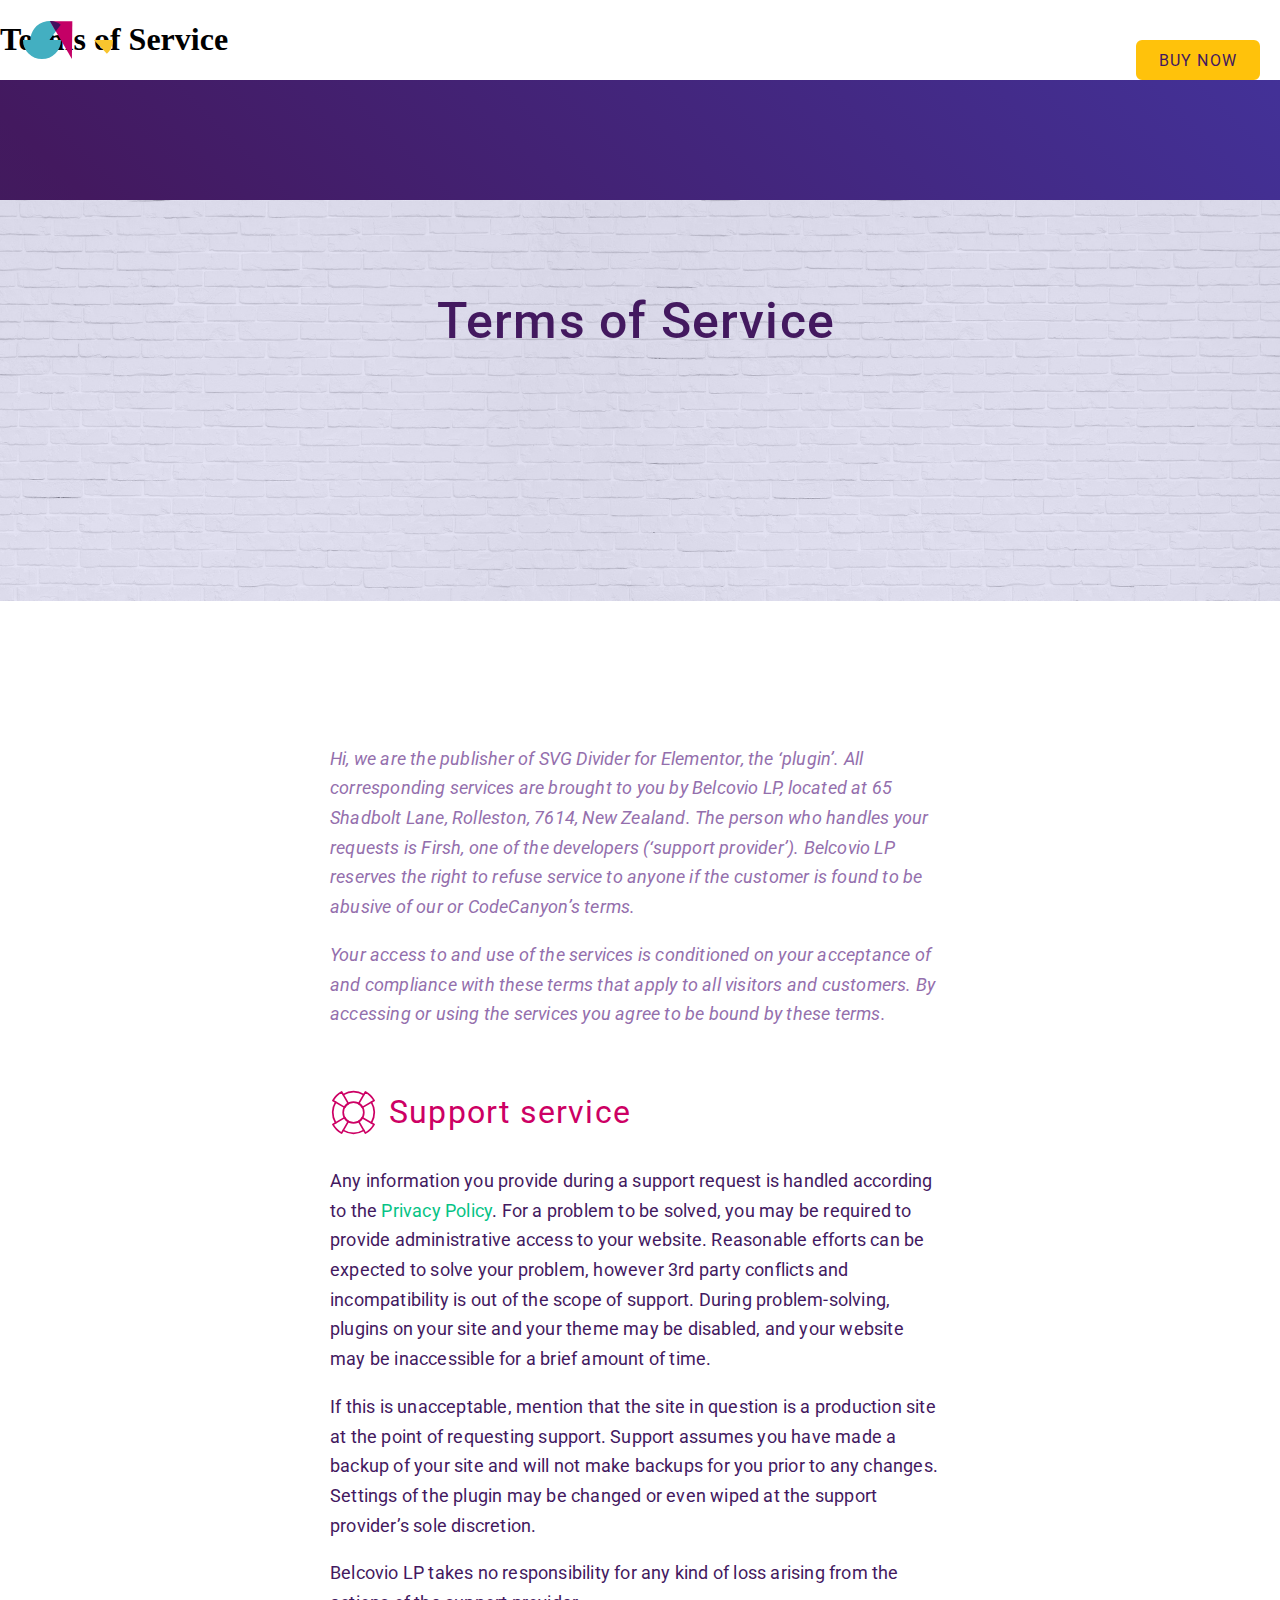
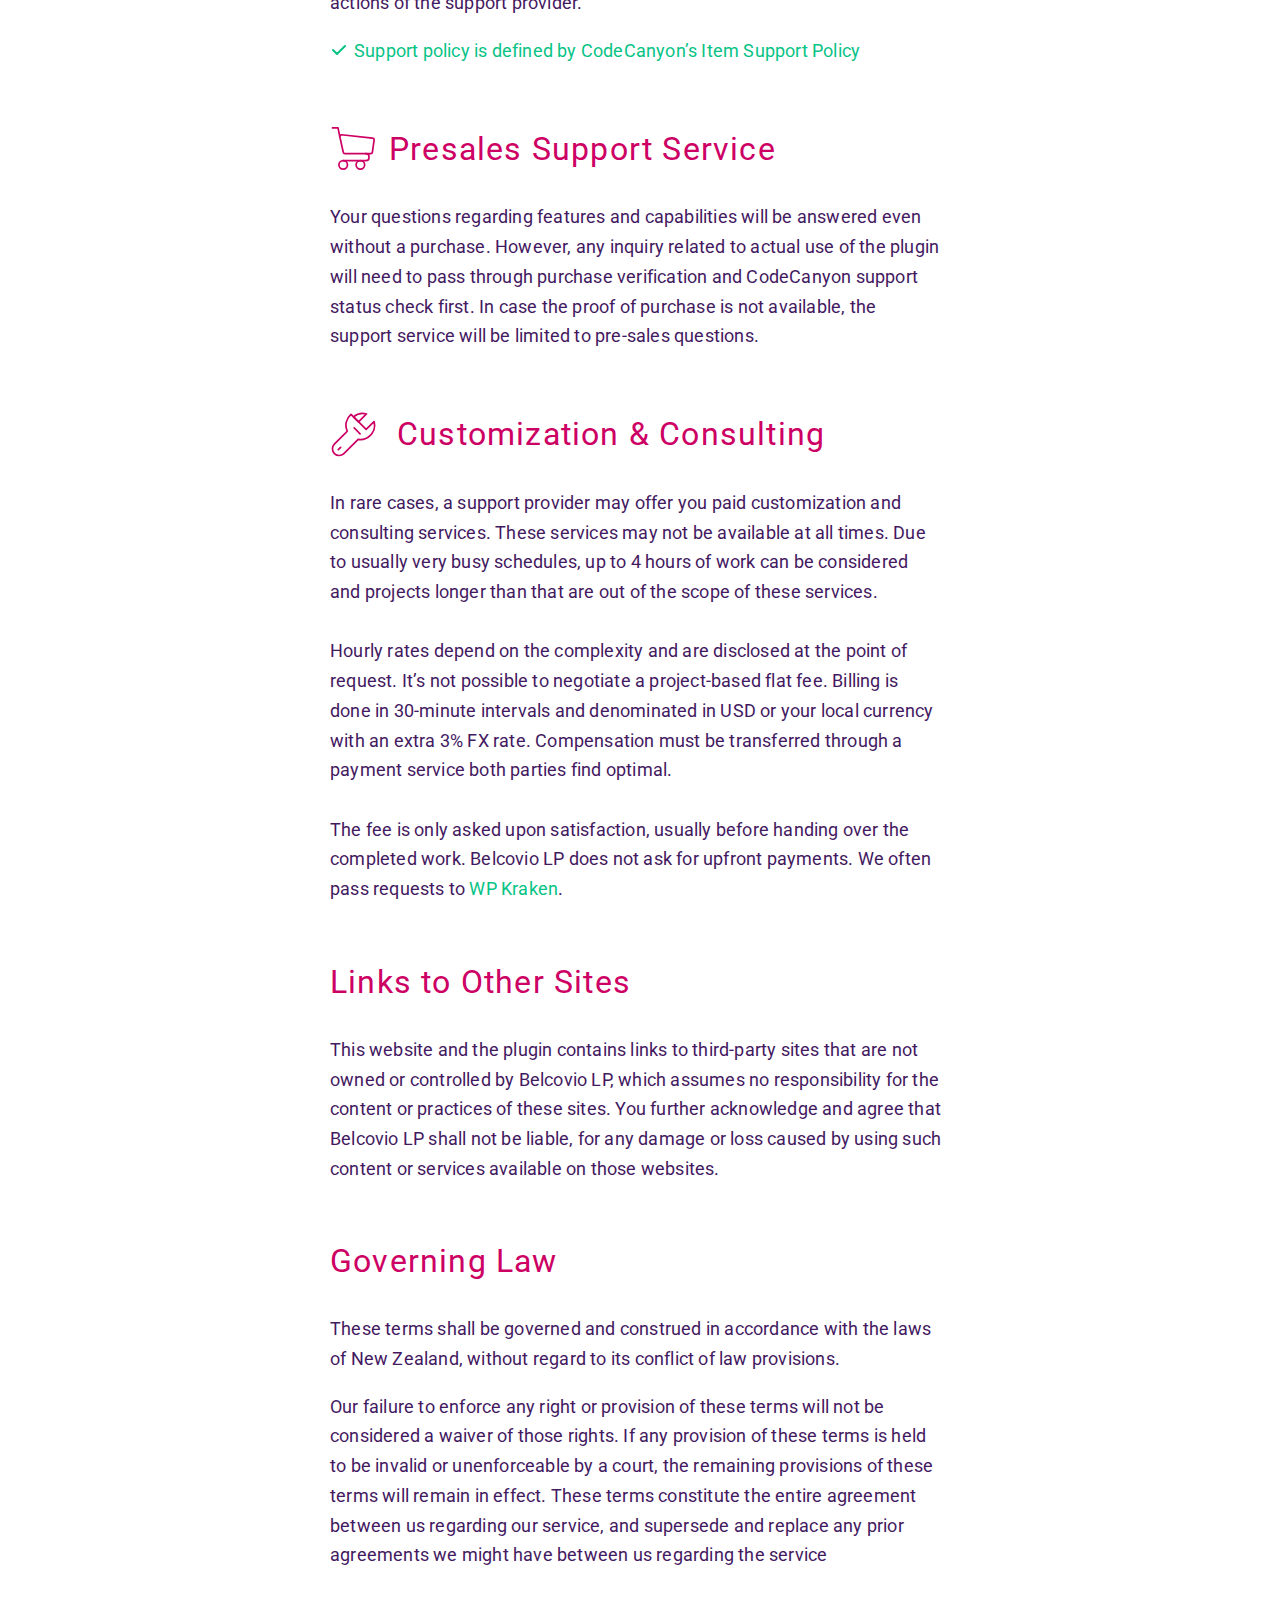
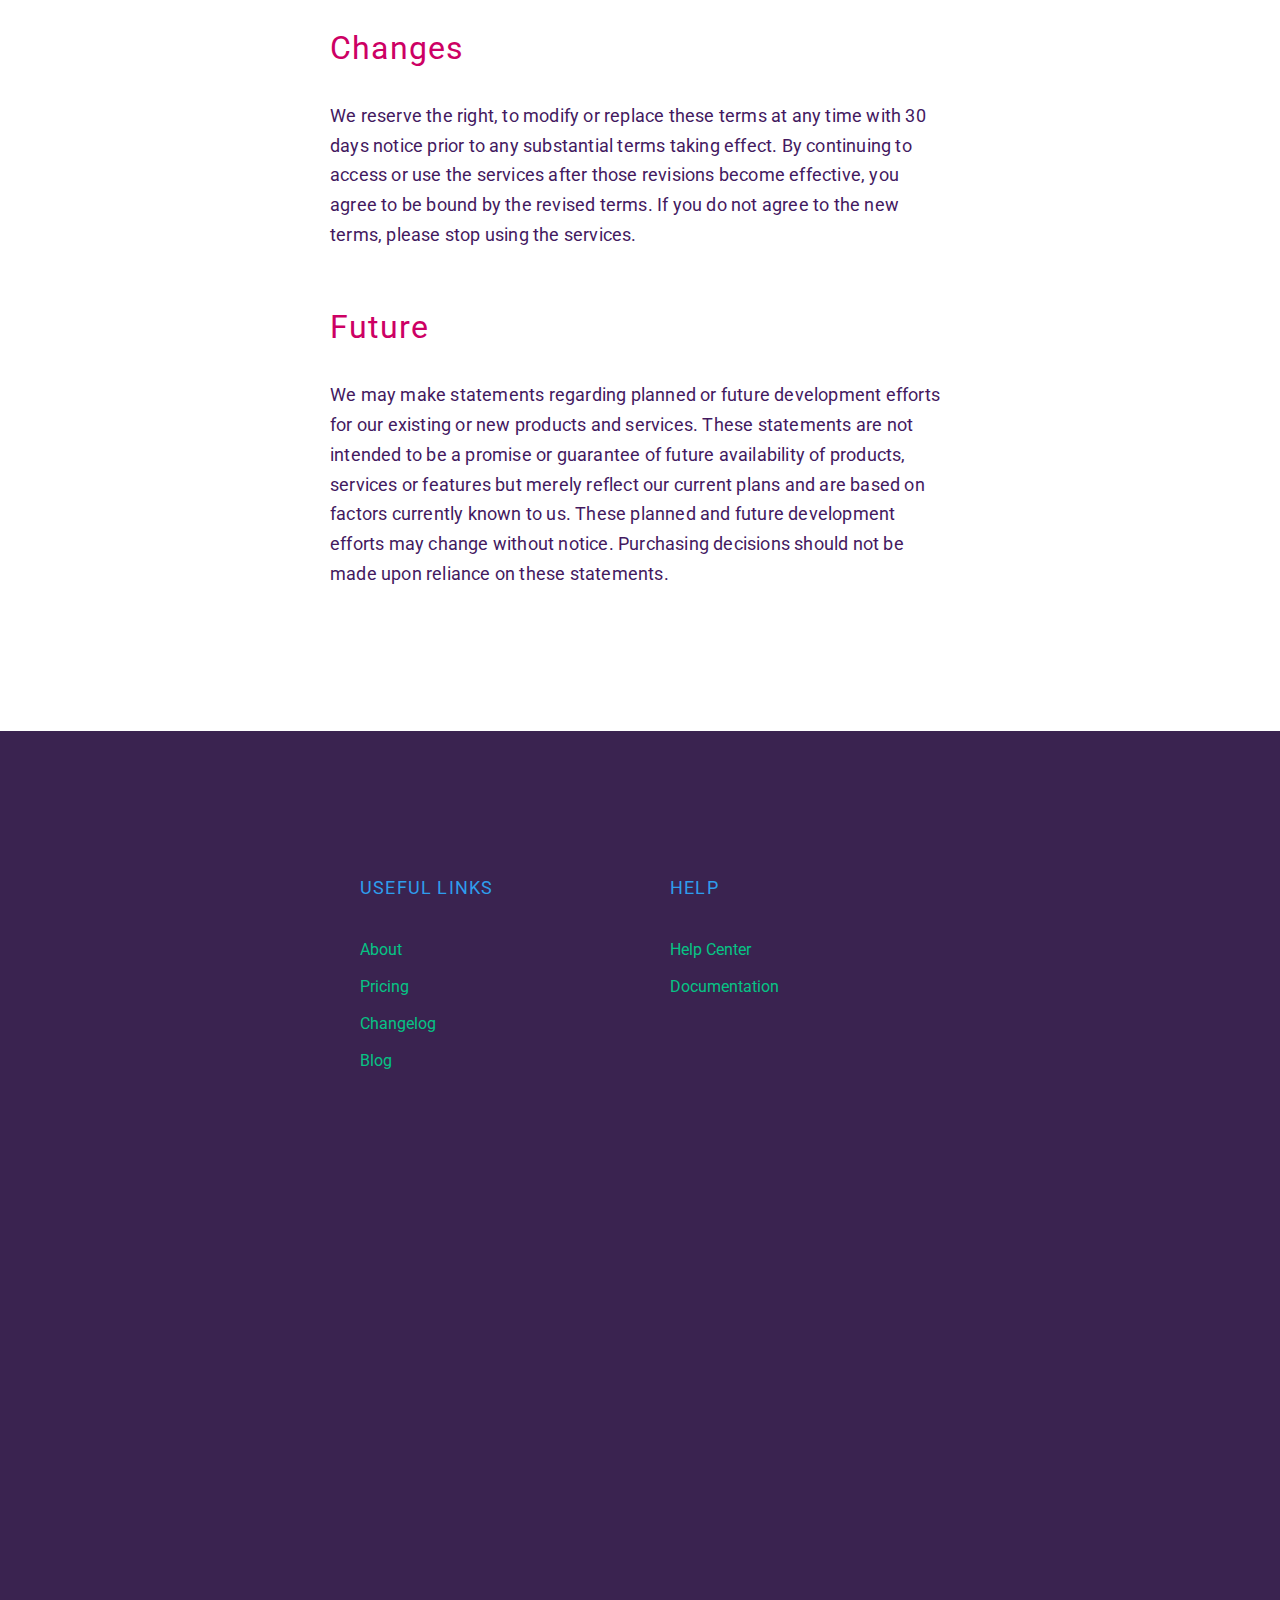
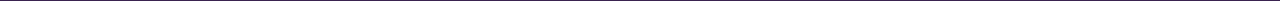
<file: terms-of-service/index.html>
<!DOCTYPE html>
<html lang="en-US">
<head>
<link rel="stylesheet" href="/wp-content/cache/minify/6fef4.default.include.66fb1b.css" media="all">
<meta charset="UTF-8">
<meta name="viewport" content="width=device-width, initial-scale=1">
<link rel="profile" href="https://gmpg.org/xfn/11">
<title>Terms of Service - SVG Divider for Elementor</title>
<meta name="robots" content="max-image-preview:large">
<meta name="robots" content="max-snippet:-1, max-image-preview:large, max-video-preview:-1">
<link rel="canonical" href="/terms-of-service/">
<meta property="og:locale" content="en_US">
<meta property="og:type" content="article">
<meta property="og:title" content="Terms of Service - SVG Divider for Elementor">
<meta property="og:description" content="Terms of Service Your access to and use of the services is conditioned on your acceptance of and compliance with these terms that apply to all visitors and customers. By accessing or using the services you agree to be bound by these terms. Support service Any information you provide during a support request is handled &hellip;">
<meta property="og:url" content="https://svgdivider.net/terms-of-service/">
<meta property="og:site_name" content="SVG Divider for Elementor">
<meta property="fb:app_id" content="177582819993666">
<meta property="og:image" content="https://svgdivider.net/wp-content/uploads/2020/01/og_image.png">
<meta property="og:image:secure_url" content="https://svgdivider.net/wp-content/uploads/2020/01/og_image.png">
<meta property="og:image:width" content="1200">
<meta property="og:image:height" content="630">
<meta name="twitter:card" content="summary_large_image">
<meta name="twitter:description" content="Terms of Service Your access to and use of the services is conditioned on your acceptance of and compliance with these terms that apply to all visitors and customers. By accessing or using the services you agree to be bound by these terms. Support service Any information you provide during a support request is handled [&hellip;]">
<meta name="twitter:title" content="Terms of Service - SVG Divider for Elementor">
<meta name="twitter:image" content="https://svgdivider.net/wp-content/uploads/2020/01/og_image.png"> <script type="application/ld+json" class="yoast-schema-graph yoast-schema-graph--main">{"@context":"https://schema.org","@graph":[{"@type":"WebSite","@id":"https://svgdivider.net/#website","url":"https://svgdivider.net/","name":"SVG Divider for Elementor","potentialAction":{"@type":"SearchAction","target":"https://svgdivider.net/?s={search_term_string}","query-input":"required name=search_term_string"}},{"@type":"WebPage","@id":"https://svgdivider.net/terms-of-service/#webpage","url":"https://svgdivider.net/terms-of-service/","inLanguage":"en-US","name":"Terms of Service - SVG Divider for Elementor","isPartOf":{"@id":"https://svgdivider.net/#website"},"datePublished":"2020-01-13T11:55:18+00:00","dateModified":"2021-06-04T15:41:21+00:00"}]}</script> <link rel="dns-prefetch" href="//s.w.org">
<link rel="alternate" type="application/rss+xml" title="SVG Divider for Elementor &raquo; Feed" href="/feed/">
<link rel="alternate" type="application/rss+xml" title="SVG Divider for Elementor &raquo; Comments Feed" href="/comments/feed/">
<link rel="stylesheet" id="google-fonts-1-css" href="https://fonts.googleapis.com/css?family=Roboto%3A100%2C100italic%2C200%2C200italic%2C300%2C300italic%2C400%2C400italic%2C500%2C500italic%2C600%2C600italic%2C700%2C700italic%2C800%2C800italic%2C900%2C900italic&#038;ver=5.7.2" type="text/css" media="all"> <script src="/wp-includes/js/jquery/jquery.min.js?ver=3.5.1" id="jquery-core-js"></script> <link rel="https://api.w.org/" href="/wp-json/">
<link rel="alternate" type="application/json" href="/wp-json/wp/v2/pages/6901">
<link rel="EditURI" type="application/rsd+xml" title="RSD" href="/xmlrpc.php?rsd">
<link rel="wlwmanifest" type="application/wlwmanifest+xml" href="/wp-includes/wlwmanifest.xml">
<meta name="generator" content="WordPress 5.7.2">
<link rel="shortlink" href="/?p=6901">
<link rel="alternate" type="application/json+oembed" href="/wp-json/oembed/1.0/embed?url=https%3A%2F%2F%2Fterms-of-service%2F">
<link rel="alternate" type="text/xml+oembed" href="/wp-json/oembed/1.0/embed?url=https%3A%2F%2F%2Fterms-of-service%2F&#038;format=xml"> <script>(function(i,s,o,g,r,a,m){i['GoogleAnalyticsObject']=r;i[r]=i[r]||function(){(i[r].q=i[r].q||[]).push(arguments)},i[r].l=1*new Date();a=s.createElement(o),m=s.getElementsByTagName(o)[0];a.async=1;a.src=g;m.parentNode.insertBefore(a,m)})(window,document,'script','https://www.google-analytics.com/analytics.js','ga');ga('create','UA-125630125-3','auto');ga('send','pageview');</script> <meta name="theme-color" content="#06c385">
<link rel="icon" href="/wp-content/uploads/2019/08/cropped-fav512-32x32.png" sizes="32x32">
<link rel="icon" href="/wp-content/uploads/2019/08/cropped-fav512-192x192.png" sizes="192x192">
<link rel="apple-touch-icon" href="/wp-content/uploads/2019/08/cropped-fav512-180x180.png">
<meta name="msapplication-TileImage" content="https://svgdivider.net/wp-content/uploads/2019/08/cropped-fav512-270x270.png">
</head>
<body class="page-template-default page page-id-6901 wp-custom-logo elementor-default elementor-page elementor-page-6901">
<div data-elementor-type="header" data-elementor-id="60" class="elementor elementor-60 elementor-location-header" data-elementor-settings="[]"><div class="elementor-inner"><div class="elementor-section-wrap"><section class="elementor-element elementor-element-60b8f17f elementor-section-content-middle elementor-section-height-min-height elementor-section-stretched elementor-section-boxed elementor-section-height-default elementor-section-items-middle elementor-section elementor-top-section" data-id="60b8f17f" data-element_type="section" data-settings="{&quot;background_background&quot;:&quot;classic&quot;,&quot;stretch_section&quot;:&quot;section-stretched&quot;}"><div class="elementor-background-overlay"></div>
<div class="elementor-container elementor-column-gap-no"><div class="elementor-row">
<div class="elementor-element elementor-element-50f3a38f elementor-column elementor-col-50 elementor-top-column" data-id="50f3a38f" data-element_type="column"><div class="elementor-column-wrap  elementor-element-populated"><div class="elementor-widget-wrap"><div class="elementor-element elementor-element-20d26da5 elementor-widget elementor-widget-theme-site-logo elementor-widget-image" data-id="20d26da5" data-element_type="widget" data-widget_type="theme-site-logo.default"><div class="elementor-widget-container"><div class="elementor-image"> <a data-elementor-open-lightbox href="/"> <img src="/wp-content/uploads/2019/12/svg_logo_f.svg" class="attachment-full size-full" alt loading="lazy">		</a>
</div></div></div></div></div></div>
<div class="elementor-element elementor-element-cf9da76 elementor-column elementor-col-50 elementor-top-column" data-id="cf9da76" data-element_type="column"><div class="elementor-column-wrap  elementor-element-populated"><div class="elementor-widget-wrap"><div class="elementor-element elementor-element-37b8cd9 elementor-nav-menu__align-right elementor-nav-menu--dropdown-mobile elementor-nav-menu--stretch elementor-nav-menu--indicator-angle elementor-nav-menu__text-align-aside elementor-nav-menu--toggle elementor-nav-menu--burger elementor-widget elementor-widget-nav-menu" data-id="37b8cd9" data-element_type="widget" data-settings="{&quot;full_width&quot;:&quot;stretch&quot;,&quot;layout&quot;:&quot;horizontal&quot;,&quot;toggle&quot;:&quot;burger&quot;}" data-widget_type="nav-menu.default"><div class="elementor-widget-container">
<nav role="navigation" class="elementor-nav-menu--main elementor-nav-menu__container elementor-nav-menu--layout-horizontal e--pointer-none"><ul id="menu-1-37b8cd9" class="elementor-nav-menu">
<li class="menu-item menu-item-type-custom menu-item-object-custom menu-item-has-children menu-item-40">
<a href="#" class="elementor-item elementor-item-anchor">PRODUCT</a><ul class="sub-menu elementor-nav-menu--dropdown"> <li class="menu-item menu-item-type-post_type menu-item-object-page menu-item-home menu-item-45"><a href="/" class="elementor-sub-item">About</a></li> <li class="menu-item menu-item-type-custom menu-item-object-custom menu-item-home menu-item-3761"><a href="/#pricing" class="elementor-sub-item elementor-item-anchor">Pricing</a></li> <li class="menu-item menu-item-type-post_type menu-item-object-page menu-item-52"><a href="/changelog/" class="elementor-sub-item">Changelog</a></li>
</ul> </li> <li class="menu-item menu-item-type-custom menu-item-object-custom menu-item-has-children menu-item-46">
<a href="#" class="elementor-item elementor-item-anchor">HELP</a><ul class="sub-menu elementor-nav-menu--dropdown"> <li class="menu-item menu-item-type-post_type menu-item-object-page menu-item-2815"><a href="/help-center/" class="elementor-sub-item">Help Center</a></li> <li class="menu-item menu-item-type-post_type menu-item-object-page menu-item-6633"><a href="/documentation/" class="elementor-sub-item">Documentation</a></li>
</ul> </li> <li class="menu-item menu-item-type-custom menu-item-object-custom menu-item-has-children menu-item-51">
<a href="#" class="elementor-item elementor-item-anchor">More</a><ul class="sub-menu elementor-nav-menu--dropdown"> <li class="menu-item menu-item-type-custom menu-item-object-custom menu-item-54"><a href="https://letswp.io/" class="elementor-sub-item">Blog</a></li> <li class="menu-item menu-item-type-custom menu-item-object-custom menu-item-58"><a href="#newsletter" class="elementor-sub-item elementor-item-anchor">Newsletter</a></li>
</ul> </li> <li class="menu-item menu-item-type-custom menu-item-object-custom menu-item-243"><a href="/checkout/#checkout" class="elementor-item elementor-item-anchor">BUY NOW</a></li>
</ul></nav><div class="elementor-menu-toggle" role="button" tabindex="0" aria-label="Menu Toggle" aria-expanded="false"> <i class="eicon-menu-bar" aria-hidden="true"></i> <span class="elementor-screen-only">Menu</span>
</div>
<nav class="elementor-nav-menu--dropdown elementor-nav-menu__container" role="navigation" aria-hidden="true"><ul id="menu-2-37b8cd9" class="elementor-nav-menu">
<li class="menu-item menu-item-type-custom menu-item-object-custom menu-item-has-children menu-item-40">
<a href="#" class="elementor-item elementor-item-anchor">PRODUCT</a><ul class="sub-menu elementor-nav-menu--dropdown"> <li class="menu-item menu-item-type-post_type menu-item-object-page menu-item-home menu-item-45"><a href="/" class="elementor-sub-item">About</a></li> <li class="menu-item menu-item-type-custom menu-item-object-custom menu-item-home menu-item-3761"><a href="/#pricing" class="elementor-sub-item elementor-item-anchor">Pricing</a></li> <li class="menu-item menu-item-type-post_type menu-item-object-page menu-item-52"><a href="/changelog/" class="elementor-sub-item">Changelog</a></li>
</ul> </li> <li class="menu-item menu-item-type-custom menu-item-object-custom menu-item-has-children menu-item-46">
<a href="#" class="elementor-item elementor-item-anchor">HELP</a><ul class="sub-menu elementor-nav-menu--dropdown"> <li class="menu-item menu-item-type-post_type menu-item-object-page menu-item-2815"><a href="/help-center/" class="elementor-sub-item">Help Center</a></li> <li class="menu-item menu-item-type-post_type menu-item-object-page menu-item-6633"><a href="/documentation/" class="elementor-sub-item">Documentation</a></li>
</ul> </li> <li class="menu-item menu-item-type-custom menu-item-object-custom menu-item-has-children menu-item-51">
<a href="#" class="elementor-item elementor-item-anchor">More</a><ul class="sub-menu elementor-nav-menu--dropdown"> <li class="menu-item menu-item-type-custom menu-item-object-custom menu-item-54"><a href="https://letswp.io/" class="elementor-sub-item">Blog</a></li> <li class="menu-item menu-item-type-custom menu-item-object-custom menu-item-58"><a href="#newsletter" class="elementor-sub-item elementor-item-anchor">Newsletter</a></li>
</ul> </li> <li class="menu-item menu-item-type-custom menu-item-object-custom menu-item-243"><a href="/checkout/#checkout" class="elementor-item elementor-item-anchor">BUY NOW</a></li>
</ul></nav>
</div></div></div></div></div>
</div></div></section></div></div></div>
<main id="main" class="site-main" role="main"><header class="page-header"><h1 class="entry-title">Terms of Service</h1></header><div class="page-content"><div data-elementor-type="wp-page" data-elementor-id="6901" class="elementor elementor-6901" data-elementor-settings="[]"><div class="elementor-inner"><div class="elementor-section-wrap">
<section class="elementor-element elementor-element-97078f7 elementor-section-height-min-height elementor-section-boxed elementor-section-height-default elementor-section-items-middle elementor-section elementor-top-section" data-id="97078f7" data-element_type="section" data-settings="{&quot;background_background&quot;:&quot;classic&quot;}"><div class="elementor-container elementor-column-gap-default"><div class="elementor-row"><div class="elementor-element elementor-element-3aae265 elementor-column elementor-col-100 elementor-top-column" data-id="3aae265" data-element_type="column"><div class="elementor-column-wrap"><div class="elementor-widget-wrap"></div></div></div></div></div></section><section class="elementor-element elementor-element-91c1c83 elementor-section-boxed elementor-section-height-default elementor-section-height-default elementor-section elementor-top-section" data-id="91c1c83" data-element_type="section" data-settings="{&quot;background_background&quot;:&quot;classic&quot;}"><div class="elementor-container elementor-column-gap-default"><div class="elementor-row">
<div class="elementor-element elementor-element-35b6130 elementor-column elementor-col-33 elementor-top-column" data-id="35b6130" data-element_type="column"><div class="elementor-column-wrap"><div class="elementor-widget-wrap"></div></div></div>
<div class="elementor-element elementor-element-80bc424 elementor-column elementor-col-33 elementor-top-column" data-id="80bc424" data-element_type="column"><div class="elementor-column-wrap  elementor-element-populated"><div class="elementor-widget-wrap">
<div class="elementor-element elementor-element-d4434ec animated-fast elementor-invisible elementor-widget elementor-widget-heading" data-id="d4434ec" data-element_type="widget" data-settings="{&quot;_animation&quot;:&quot;fadeIn&quot;}" data-widget_type="heading.default"><div class="elementor-widget-container"><h2 class="elementor-heading-title elementor-size-default">Terms of Service</h2></div></div>
<div class="elementor-element elementor-element-7cf8b70 elementor-sde-scale-the-svg elementor-sde-flip-off elementor-widget elementor-widget-svg-divider-for-elementor" data-id="7cf8b70" data-element_type="widget" data-widget_type="svg-divider-for-elementor.default"><div class="elementor-widget-container">
<div class="sde-wrapper sde-drawn sde-7cf8b70 sde-cropping-allow"><div class="sde svg-divider-for-elementor"><svg preserveaspectratio="xMidYMid slice" class="sde-divider-svg sde-glitter-on sde-animation-loop" data-animation-class="sde-sc-19" data-animation-delay="200" style="opacity:0;" xmlns="http://www.w3.org/2000/svg" width="960" height="53" viewbox="0 0 960 53"><g fill="none" stroke="#6e7881" stroke-linecap="round" stroke-linejoin="round" stroke-width="3" class="sde-primary-group"><path d="M455.713 25.5c-120.161.905-240.45 2.7-360.217 11.332C64.088 39.1 32.72 41.885 1.5 45.5"></path><path d="M366.328 28.463c1.284 2.851 1.5 5.631.379 7.951s-3.414 3.873-6.414 4.606c-1.284-2.836-1.5-5.616-.384-7.947s3.415-3.885 6.419-4.61z"></path><path d="M387.409 28.228c2.288 5.1 2.665 10.065.654 14.213s-6.115 6.872-11.478 8.137c-2.289-5.093-2.673-10.063-.665-14.211s6.116-6.867 11.489-8.139z"></path><path d="M346.011 38.574l5.177-10.826"></path><path d="M366.3 24.4c1.2-2.876 1.341-5.659.152-7.956s-3.535-3.742-6.565-4.362c-1.2 2.888-1.335 5.673-.144 7.958s3.531 3.732 6.557 4.36z"></path><path d="M387.383 24.2c2.158-5.142 2.414-10.117.294-14.223s-6.307-6.742-11.723-7.9c-2.158 5.14-2.4 10.116-.28 14.221s6.305 6.745 11.709 7.902z"></path><path d="M345.607 15.111l5.548 10.608"></path><path d="M422.017 27.883c1.273 2.851 1.477 5.631.346 7.951s-3.433 3.845-6.438 4.553c-1.273-2.85-1.479-5.631-.348-7.951s3.433-3.844 6.44-4.553z"></path><path d="M443.1 27.648c2.267 5.1 2.623 10.065.594 14.213s-6.145 6.873-11.513 8.139c-2.267-5.093-2.631-10.064-.6-14.211s6.139-6.873 11.519-8.141z"></path><path d="M401.636 37.8l5.238-10.775"></path><path d="M422 23.823c1.216-2.876 1.365-5.66.185-7.956s-3.515-3.772-6.541-4.418c-1.215 2.875-1.361 5.66-.181 7.956s3.512 3.772 6.537 4.418z"></path><path d="M443.081 23.619c2.18-5.143 2.457-10.119.354-14.223s-6.279-6.744-11.689-7.9c-2.181 5.139-2.445 10.117-.34 14.221s6.276 6.746 11.675 7.902z"></path><path d="M401.363 14.334l5.488 10.662"></path><path d="M503.287 25.5c120.16.905 240.449 2.7 360.217 11.332 31.408 2.262 62.775 5.051 94 8.668"></path><path d="M592.672 28.463c-1.284 2.851-1.5 5.631-.379 7.951s3.415 3.873 6.414 4.606c1.285-2.836 1.5-5.616.384-7.947s-3.414-3.885-6.419-4.61z"></path><path d="M571.592 28.228c-2.289 5.1-2.666 10.065-.656 14.213s6.116 6.872 11.479 8.137c2.289-5.093 2.673-10.063.665-14.211s-6.116-6.867-11.488-8.139z"></path><path d="M612.988 38.574l-5.176-10.826"></path><path d="M592.7 24.4c-1.2-2.876-1.341-5.659-.151-7.956s3.533-3.742 6.564-4.362c1.2 2.888 1.334 5.673.143 7.958s-3.53 3.732-6.556 4.36z"></path><path d="M571.617 24.2c-2.158-5.142-2.414-10.117-.293-14.223s6.307-6.742 11.721-7.9c2.159 5.14 2.4 10.116.28 14.221s-6.304 6.745-11.708 7.902z"></path><path d="M613.393 15.111l-5.547 10.608"></path><path d="M536.982 27.883c-1.273 2.851-1.476 5.631-.345 7.951s3.432 3.845 6.437 4.553c1.274-2.85 1.479-5.631.349-7.951s-3.434-3.844-6.441-4.553z"></path><path d="M515.9 27.648c-2.266 5.1-2.623 10.065-.593 14.213s6.143 6.873 11.511 8.139c2.268-5.093 2.631-10.064.607-14.211s-6.145-6.873-11.525-8.141z"></path><path d="M557.364 37.8l-5.238-10.775"></path><path d="M537 23.823c-1.217-2.876-1.365-5.66-.186-7.956s3.516-3.772 6.542-4.418c1.214 2.875 1.361 5.66.18 7.956s-3.512 3.772-6.536 4.418z"></path><path d="M515.918 23.619c-2.179-5.143-2.456-10.119-.354-14.223s6.28-6.744 11.691-7.9c2.179 5.139 2.445 10.117.338 14.221s-6.276 6.746-11.675 7.902z"></path><path d="M557.637 14.334l-5.488 10.662"></path></g><g fill="none" stroke="#6e7881" stroke-linecap="round" stroke-linejoin="round" stroke-width="2" class="sde-glitter-group"><circle cx="479.641" cy="25.461" r="3.5"></circle><circle cx="493.784" cy="25.522" r="1"></circle><circle cx="465.497" cy="25.522" r="1"></circle><circle cx="559.39" cy="10.709" r="3.5"></circle><circle cx="559.39" cy="41.334" r="3.5"></circle><path d="M696.33 25.134l-.17 7.039"></path><path d="M701.12 25.247l-.169 7.04"></path><circle cx="615.015" cy="11.438" r="3.5"></circle><circle cx="615.015" cy="42.063" r="3.5"></circle><circle cx="399.892" cy="10.709" r="3.5"></circle><circle cx="399.892" cy="41.334" r="3.5"></circle><circle cx="344.267" cy="11.438" r="3.5"></circle><circle cx="344.267" cy="42.063" r="3.5"></circle><path d="M262.951 25.134l.17 7.039"></path><path d="M258.161 25.247l.169 7.04"></path></g></svg></div></div>
<style>.sde-7cf8b70 .sde-sc-19 .sde-glitter-group :nth-child(5n+1){animation:sde-reveal 600ms linear 1500ms forwards,sde-flicker 600ms linear 2200ms alternate infinite}.sde-7cf8b70 .sde-sc-19 .sde-glitter-group :nth-child(5n+2){animation:sde-reveal 600ms linear 1700ms forwards,sde-flicker 700ms linear 2400ms alternate infinite}.sde-7cf8b70 .sde-sc-19 .sde-glitter-group :nth-child(5n+3){animation:sde-reveal 600ms linear 1900ms forwards,sde-flicker 800ms linear 2600ms alternate infinite}.sde-7cf8b70 .sde-sc-19 .sde-glitter-group :nth-child(5n+4){animation:sde-reveal 600ms linear 2100ms forwards,sde-flicker 900ms linear 2800ms alternate infinite}.sde-7cf8b70 .sde-sc-19 .sde-glitter-group :nth-child(5n+5){animation:sde-reveal 600ms linear 2300ms forwards,sde-flicker 1000ms linear 3000ms alternate infinite}.sde-7cf8b70 .sde-sc-19 .sde-glitter-group :nth-child(5n+6){animation:sde-reveal 600ms linear 2500ms forwards,sde-flicker 1100ms linear 3200ms alternate infinite}.sde-7cf8b70 .sde-sc-19 .sde-primary-group path:nth-of-type(1),.sde-7cf8b70 .sde-sc-19 .sde-primary-group path:nth-of-type(14){stroke-dasharray:455;stroke-dashoffset:455;animation:sde-draw 3000ms ease-in-out forwards}.sde-7cf8b70 .sde-sc-19 .sde-primary-group path:nth-of-type(11),.sde-7cf8b70 .sde-sc-19 .sde-primary-group path:nth-of-type(21),.sde-7cf8b70 .sde-sc-19 .sde-primary-group path:nth-of-type(24),.sde-7cf8b70 .sde-sc-19 .sde-primary-group path:nth-of-type(8){animation:sde-sc-19-small-leaf 1000ms ease-in-out 570ms forwards}.sde-7cf8b70 .sde-sc-19 .sde-primary-group path:nth-of-type(15),.sde-7cf8b70 .sde-sc-19 .sde-primary-group path:nth-of-type(18),.sde-7cf8b70 .sde-sc-19 .sde-primary-group path:nth-of-type(2),.sde-7cf8b70 .sde-sc-19 .sde-primary-group path:nth-of-type(5){animation:sde-sc-19-small-leaf 1000ms ease-in-out 910ms forwards}@keyframes sde-sc-19-small-leaf{0%{stroke-dasharray:0 33;stroke-dashoffset:0}50%{opacity:1}100%{stroke-dasharray:16.5 0;stroke-dashoffset:0;opacity:1}}.sde-7cf8b70 .sde-sc-19 .sde-primary-group path:nth-of-type(12),.sde-7cf8b70 .sde-sc-19 .sde-primary-group path:nth-of-type(22),.sde-7cf8b70 .sde-sc-19 .sde-primary-group path:nth-of-type(25),.sde-7cf8b70 .sde-sc-19 .sde-primary-group path:nth-of-type(9){animation:sde-sc-19-big-leaf 1000ms ease-in-out 340ms forwards}.sde-7cf8b70 .sde-sc-19 .sde-primary-group path:nth-of-type(16),.sde-7cf8b70 .sde-sc-19 .sde-primary-group path:nth-of-type(19),.sde-7cf8b70 .sde-sc-19 .sde-primary-group path:nth-of-type(3),.sde-7cf8b70 .sde-sc-19 .sde-primary-group path:nth-of-type(6){animation:sde-sc-19-big-leaf 1000ms ease-in-out 800ms forwards}@keyframes sde-sc-19-big-leaf{0%{stroke-dasharray:0 59;stroke-dashoffset:0}50%{opacity:1}100%{stroke-dasharray:29.5 0;stroke-dashoffset:0;opacity:1}}.sde-7cf8b70 .sde-sc-19 .sde-primary-group path:nth-of-type(10),.sde-7cf8b70 .sde-sc-19 .sde-primary-group path:nth-of-type(13),.sde-7cf8b70 .sde-sc-19 .sde-primary-group path:nth-of-type(23),.sde-7cf8b70 .sde-sc-19 .sde-primary-group path:nth-of-type(26){stroke-dasharray:12;animation:sde-sc-19-draw-12 1000ms ease-in-out 680ms forwards}.sde-7cf8b70 .sde-sc-19 .sde-primary-group path:nth-of-type(17),.sde-7cf8b70 .sde-sc-19 .sde-primary-group path:nth-of-type(20),.sde-7cf8b70 .sde-sc-19 .sde-primary-group path:nth-of-type(4),.sde-7cf8b70 .sde-sc-19 .sde-primary-group path:nth-of-type(7){stroke-dasharray:12;animation:sde-sc-19-draw-12 1000ms ease-in-out 990ms forwards}@keyframes sde-sc-19-draw-12{0%{opacity:0;stroke-dashoffset:12}20%{opacity:1}100%{stroke-dashoffset:24;opacity:1}}.sde-7cf8b70 .sde-sc-19 .sde-glitter-group path:nth-of-type(-n+4){animation:sde-sc-19-pipe 600ms ease-in-out 1360ms forwards}@keyframes sde-sc-19-pipe{0%{stroke-dasharray:0 8;stroke-dashoffset:-3.5}20%{opacity:1}100%{stroke-dasharray:8 8;stroke-dashoffset:0;opacity:1}}.sde-7cf8b70 .sde-sc-19 .sde-glitter-group circle:nth-of-type(n+4){stroke-dasharray:22;stroke-dashoffset:22}.sde-7cf8b70 .sde-sc-19 .sde-glitter-group circle:nth-of-type(1){stroke-dasharray:22;stroke-dashoffset:22;animation:sde-reveal 1200ms linear 1500ms forwards,sde-flicker 700ms linear 3300ms alternate infinite}.sde-7cf8b70 .sde{height:39px}.elementor-sde-old-browser-bypass .sde-7cf8b70 .sde svg{transform:scale(0.733)}.elementor-sde-old-browser-bypass .sde-7cf8b70 .sde{padding:1px 0}@media(max-width:1024px){.sde-7cf8b70 .sde{height:39px}.elementor-sde-old-browser-bypass .sde-7cf8b70 .sde svg{transform:scale(0.74)}.elementor-sde-old-browser-bypass .sde-7cf8b70 .sde{padding:1px 0}}@media(max-width:767px){.sde-7cf8b70 .sde{height:41px}.elementor-sde-old-browser-bypass .sde-7cf8b70 .sde svg{transform:scale(0.772)}.elementor-sde-old-browser-bypass .sde-7cf8b70 .sde{padding:1px 0}}</style>
</div></div>
<div class="elementor-element elementor-element-453651a elementor-align-center animated-fast elementor-invisible elementor-widget elementor-widget-button" data-id="453651a" data-element_type="widget" data-settings="{&quot;_animation&quot;:&quot;fadeIn&quot;,&quot;_animation_delay&quot;:1400}" data-widget_type="button.default"><div class="elementor-widget-container"><div class="elementor-button-wrapper"> <a href="/help-center" class="elementor-button-link elementor-button elementor-size-xs" role="button"> <span class="elementor-button-content-wrapper"> <span class="elementor-button-text">GO TO HELP CENTER</span> </span> </a>
</div></div></div>
</div></div></div>
<div class="elementor-element elementor-element-957f97c elementor-column elementor-col-33 elementor-top-column" data-id="957f97c" data-element_type="column"><div class="elementor-column-wrap"><div class="elementor-widget-wrap"></div></div></div>
</div></div></section><section class="elementor-element elementor-element-5bb000a elementor-section-boxed elementor-section-height-default elementor-section-height-default elementor-section elementor-top-section" data-id="5bb000a" data-element_type="section" data-settings="{&quot;background_background&quot;:&quot;classic&quot;}"><div class="elementor-container elementor-column-gap-default"><div class="elementor-row">
<div class="elementor-element elementor-element-2089fcc elementor-column elementor-col-33 elementor-top-column" data-id="2089fcc" data-element_type="column"><div class="elementor-column-wrap"><div class="elementor-widget-wrap"></div></div></div>
<div class="elementor-element elementor-element-7bc8d60 elementor-column elementor-col-33 elementor-top-column" data-id="7bc8d60" data-element_type="column"><div class="elementor-column-wrap  elementor-element-populated"><div class="elementor-widget-wrap">
<div class="elementor-element elementor-element-ec5dcc0 elementor-widget elementor-widget-text-editor" data-id="ec5dcc0" data-element_type="widget" data-widget_type="text-editor.default"><div class="elementor-widget-container"><div class="elementor-text-editor elementor-clearfix">
<p><em>Hi, we are the publisher of SVG Divider for Elementor, the &#8216;plugin&#8217;. All corresponding services are brought to you by Belcovio LP, located at 65 Shadbolt Lane, Rolleston, 7614, New Zealand. The person who handles your requests is Firsh, one of the developers (&#8216;support provider&#8217;). Belcovio LP reserves the right to refuse service to anyone if the customer is found to be abusive of our or CodeCanyon&#8217;s terms.</em></p>
<p><em>Your access to and use of the services is conditioned on your acceptance of and compliance with these terms that apply to all visitors and customers. By accessing or using the services you agree to be bound by these terms.</em></p>
</div></div></div>
<div class="elementor-element elementor-element-89fc2d1 elementor-sde-me-align-left elementor-widget elementor-widget-svg-divider-for-elementor" data-id="89fc2d1" data-element_type="widget" data-widget_type="svg-divider-for-elementor.default"><div class="elementor-widget-container"><div class="sde svg-divider-for-elementor sde-classic-me">
<div class="sde-classic-me-left"><svg class="sde-divider-svg sde-classic" width="100%" xmlns="http://www.w3.org/2000/svg"> <line y1="50%" y2="50%" x1="100%" x2="0%"></line> </svg></div>
<div class="sde-classic-me-center"><a class="elementor-svg-divider-basic-button elementor-button elementor-sde-button-inner-icon elementor-sde-button-inner-icon-left"><div class="elementor-icon-wrapper elementor-view-default"><div class="elementor-icon"><svg class="sde-letsgo-icon" viewbox="0 0 32 32" xmlns="http://www.w3.org/2000/svg" width="32" height="32"><path fill="none" stroke="#000" stroke-width="2" stroke-linecap="round" stroke-linejoin="round" stroke-miterlimit="10" d="M22.002 5.605A12.016 12.016 0 0 0 10 5.606M5.606 9.999a12.013 12.013 0 0 0 0 12.003M26.395 22a12.012 12.012 0 0 0 0-12.001M9.998 26.395a12.013 12.013 0 0 0 12.003-.002"></path><path fill="none" stroke="#000" stroke-width="2" stroke-linecap="round" stroke-linejoin="round" stroke-miterlimit="10" d="M20.243 20.243a5.966 5.966 0 0 1-1.254.934l3.938 6.821a13.811 13.811 0 0 0 2.88-2.191 13.81 13.81 0 0 0 2.191-2.877l-6.822-3.939a5.915 5.915 0 0 1-.933 1.252z"></path><circle fill="none" stroke="#000" stroke-width="2" stroke-miterlimit="10" cx="16" cy="16" r="6"></circle><path fill="none" stroke="#000" stroke-width="2" stroke-linecap="round" stroke-linejoin="round" stroke-miterlimit="10" d="M11.756 20.243a5.991 5.991 0 0 1-.934-1.254l-6.82 3.938a13.777 13.777 0 0 0 2.191 2.88c.879.879 1.852 1.6 2.877 2.191l3.939-6.822a5.895 5.895 0 0 1-1.253-.933zm.012-8.485a5.94 5.94 0 0 1 1.254-.934L9.083 4.003a13.716 13.716 0 0 0-2.879 2.192c-.879.879-1.6 1.851-2.192 2.877l6.822 3.939c.257-.445.553-.872.934-1.253zm8.487 0c.381.381.677.809.935 1.254l6.819-3.938a13.8 13.8 0 0 0-2.19-2.879 13.824 13.824 0 0 0-2.877-2.192l-3.939 6.822a5.97 5.97 0 0 1 1.252.933z"></path></svg></div></div>
<span>Support service</span></a></div>
<div class="sde-classic-me-right"><svg class="sde-divider-svg sde-classic" width="100%" xmlns="http://www.w3.org/2000/svg"> <line y1="50%" y2="50%" x2="100%"></line> </svg></div>
</div></div></div>
<div class="elementor-element elementor-element-dcbe618 elementor-widget elementor-widget-text-editor" data-id="dcbe618" data-element_type="widget" data-widget_type="text-editor.default"><div class="elementor-widget-container"><div class="elementor-text-editor elementor-clearfix">
<p>Any information you provide during a support request is handled according to the <a href="/privacy-policy">Privacy Policy</a>. For a problem to be solved, you may be required to provide administrative access to your website. Reasonable efforts can be expected to solve your problem, however 3rd party conflicts and incompatibility is out of the scope of support. During problem-solving, plugins on your site and your theme may be disabled, and your website may be inaccessible for a brief amount of time. </p>
<p>If this is unacceptable, mention that the site in question is a production site at the point of requesting support. Support assumes you have made a backup of your site and will not make backups for you prior to any changes. Settings of the plugin may be changed or even wiped at the support provider&#8217;s sole discretion. </p>
<p>Belcovio LP takes no responsibility for any kind of loss arising from the actions of the support provider.</p>
<ul><li><a href="http://codecanyon.net/page/item_support_policy" target="_blank" rel="noopener">Support policy is defined by CodeCanyon&#8217;s Item Support Policy</a></li></ul>
</div></div></div>
<div class="elementor-element elementor-element-6b294df elementor-sde-me-align-left elementor-widget elementor-widget-svg-divider-for-elementor" data-id="6b294df" data-element_type="widget" data-widget_type="svg-divider-for-elementor.default"><div class="elementor-widget-container"><div class="sde svg-divider-for-elementor sde-classic-me">
<div class="sde-classic-me-left"><svg class="sde-divider-svg sde-classic" width="100%" xmlns="http://www.w3.org/2000/svg"> <line y1="50%" y2="50%" x1="100%" x2="0%"></line> </svg></div>
<div class="sde-classic-me-center"><a class="elementor-svg-divider-basic-button elementor-button elementor-sde-button-inner-icon elementor-sde-button-inner-icon-left"><div class="elementor-icon-wrapper elementor-view-default"><div class="elementor-icon"><svg class="sde-letsgo-icon" viewbox="0 0 32 32" xmlns="http://www.w3.org/2000/svg" width="32" height="32"><g fill="none" stroke="#000" stroke-width="2" stroke-linecap="round" stroke-linejoin="round" stroke-miterlimit="10"><path d="M27 18.041c0 .528-.44.959-.983.959H10.984a.972.972 0 0 1-.984-.959L8 8.959c0-.53.44-.959.984-.959l18.032 2c.544 0 .984.429.984.959l-1 7.082z"></path><circle cx="20" cy="25.5" r="2.5"></circle><circle cx="10" cy="25.5" r="2.5"></circle><path d="M3.75 4H7l1.033 5.156M23.017 19h.3c.929 0 1.683.754 1.683 1.684v.633c0 .929-.754 1.683-1.684 1.683H10"></path></g></svg></div></div>
<span>Presales Support Service</span></a></div>
<div class="sde-classic-me-right"><svg class="sde-divider-svg sde-classic" width="100%" xmlns="http://www.w3.org/2000/svg"> <line y1="50%" y2="50%" x2="100%"></line> </svg></div>
</div></div></div>
<div class="elementor-element elementor-element-44ded02 elementor-widget elementor-widget-text-editor" data-id="44ded02" data-element_type="widget" data-widget_type="text-editor.default"><div class="elementor-widget-container"><div class="elementor-text-editor elementor-clearfix"><p>Your questions regarding features and capabilities will be answered even without a purchase. However, any inquiry related to actual use of the plugin will need to pass through purchase verification and CodeCanyon support status check first. In case the proof of purchase is not available, the support service will be limited to pre-sales questions.</p></div></div></div>
<div class="elementor-element elementor-element-03213be elementor-sde-me-align-left elementor-widget elementor-widget-svg-divider-for-elementor" data-id="03213be" data-element_type="widget" data-widget_type="svg-divider-for-elementor.default"><div class="elementor-widget-container"><div class="sde svg-divider-for-elementor sde-classic-me">
<div class="sde-classic-me-left"><svg class="sde-divider-svg sde-classic" width="100%" xmlns="http://www.w3.org/2000/svg"> <line y1="50%" y2="50%" x1="100%" x2="0%"></line> </svg></div>
<div class="sde-classic-me-center"><a class="elementor-svg-divider-basic-button elementor-button elementor-sde-button-inner-icon elementor-sde-button-inner-icon-left"><div class="elementor-icon-wrapper elementor-view-default"><div class="elementor-icon"><svg class="sde-letsgo-icon" viewbox="0 0 32 32" xmlns="http://www.w3.org/2000/svg" width="32" height="32"><path fill="none" stroke="#000" stroke-width="2" stroke-linecap="round" stroke-linejoin="round" stroke-miterlimit="10" d="M18.93 8.648l4.604-4.593a8.323 8.323 0 0 0-7.521 1.679l2.917 2.914zM16.412 12.199l3.402 3.395"></path><path fill="none" stroke="#000" stroke-width="2" stroke-linecap="round" stroke-linejoin="round" stroke-miterlimit="10" d="M27.945 8.458l-4.602 4.593-4.805-4.794-1.078-1.076-2.92-2.914a8.294 8.294 0 0 0-2.168 9.854l-7.516 7.507.006.005a3.892 3.892 0 0 0 .051 5.455 3.91 3.91 0 0 0 5.465.051l.008.007 8.336-8.32a8.317 8.317 0 0 0 7.07-2.349 8.29 8.29 0 0 0 2.153-8.019zM8.525 23.468l-1.359 1.358"></path></svg></div></div>
<span><span style="letter-spacing: 1.2px; text-decoration-style: initial; text-decoration-color: initial; display: inline !important;">Customization &amp; Consulting</span><span style="letter-spacing: 1.2px; text-decoration-style: initial; text-decoration-color: initial; display: inline !important;"></span></span></a></div>
<div class="sde-classic-me-right"><svg class="sde-divider-svg sde-classic" width="100%" xmlns="http://www.w3.org/2000/svg"> <line y1="50%" y2="50%" x2="100%"></line> </svg></div>
</div></div></div>
<div class="elementor-element elementor-element-ab1dc9e elementor-widget elementor-widget-text-editor" data-id="ab1dc9e" data-element_type="widget" data-widget_type="text-editor.default"><div class="elementor-widget-container"><div class="elementor-text-editor elementor-clearfix"><p>In rare cases, a support provider may offer you paid customization and consulting services. These services may not be available at all times. Due to usually very busy schedules, up to 4 hours of work can be considered and projects longer than that are out of the scope of these services. <br><br>Hourly rates depend on the complexity and are disclosed at the point of request. It&#8217;s not possible to negotiate a project-based flat fee. Billing is done in 30-minute intervals and denominated in USD or your local currency with an extra 3% FX rate. Compensation must be transferred through a payment service both parties find optimal. <br><br>The fee is only asked upon satisfaction, usually before handing over the completed work. Belcovio LP does not ask for upfront payments. We often pass requests to <a href="https://letswp.io/wp-kraken-interview/" target="_blank" rel="noopener">WP Kraken</a>.</p></div></div></div>
<div class="elementor-element elementor-element-090abf0 elementor-widget elementor-widget-heading" data-id="090abf0" data-element_type="widget" data-widget_type="heading.default"><div class="elementor-widget-container"><h2 class="elementor-heading-title elementor-size-default">Links to Other Sites</h2></div></div>
<div class="elementor-element elementor-element-0f0356f elementor-widget elementor-widget-text-editor" data-id="0f0356f" data-element_type="widget" data-widget_type="text-editor.default"><div class="elementor-widget-container"><div class="elementor-text-editor elementor-clearfix"><p>This website and the plugin contains links to third-party sites that are not owned or controlled by Belcovio LP, which assumes no responsibility for the content or practices of these sites. You further acknowledge and agree that Belcovio LP shall not be liable, for any damage or loss caused by using such content or services available on those websites.</p></div></div></div>
<div class="elementor-element elementor-element-85ac638 elementor-widget elementor-widget-heading" data-id="85ac638" data-element_type="widget" data-widget_type="heading.default"><div class="elementor-widget-container"><h2 class="elementor-heading-title elementor-size-default">Governing Law</h2></div></div>
<div class="elementor-element elementor-element-8b45a51 elementor-widget elementor-widget-text-editor" data-id="8b45a51" data-element_type="widget" data-widget_type="text-editor.default"><div class="elementor-widget-container"><div class="elementor-text-editor elementor-clearfix">
<p>These terms shall be governed and construed in accordance with the laws of New Zealand, without regard to its conflict of law provisions.</p>
<p>Our failure to enforce any right or provision of these terms will not be considered a waiver of those rights. If any provision of these terms is held to be invalid or unenforceable by a court, the remaining provisions of these terms will remain in effect. These terms constitute the entire agreement between us regarding our service, and supersede and replace any prior agreements we might have between us regarding the service</p>
</div></div></div>
<div class="elementor-element elementor-element-dfc43ac elementor-widget elementor-widget-heading" data-id="dfc43ac" data-element_type="widget" data-widget_type="heading.default"><div class="elementor-widget-container"><h2 class="elementor-heading-title elementor-size-default">Changes</h2></div></div>
<div class="elementor-element elementor-element-5797e79 elementor-widget elementor-widget-text-editor" data-id="5797e79" data-element_type="widget" data-widget_type="text-editor.default"><div class="elementor-widget-container"><div class="elementor-text-editor elementor-clearfix"><p>We reserve the right, to modify or replace these terms at any time with 30 days notice prior to any substantial terms taking effect. By continuing to access or use the services after those revisions become effective, you agree to be bound by the revised terms. If you do not agree to the new terms, please stop using the services.</p></div></div></div>
<div class="elementor-element elementor-element-02a0a69 elementor-widget elementor-widget-heading" data-id="02a0a69" data-element_type="widget" data-widget_type="heading.default"><div class="elementor-widget-container"><h2 class="elementor-heading-title elementor-size-default">Future</h2></div></div>
<div class="elementor-element elementor-element-e85d931 elementor-widget elementor-widget-text-editor" data-id="e85d931" data-element_type="widget" data-widget_type="text-editor.default"><div class="elementor-widget-container"><div class="elementor-text-editor elementor-clearfix"><p>We may make statements regarding planned or future development efforts for our existing or new products and services. These statements are not intended to be a promise or guarantee of future availability of products, services or features but merely reflect our current plans and are based on factors currently known to us. These planned and future development efforts may change without notice. Purchasing decisions should not be made upon reliance on these statements.</p></div></div></div>
</div></div></div>
<div class="elementor-element elementor-element-3d79e45 elementor-column elementor-col-33 elementor-top-column" data-id="3d79e45" data-element_type="column"><div class="elementor-column-wrap"><div class="elementor-widget-wrap"></div></div></div>
</div></div></section>
</div></div></div></div></main><div data-elementor-type="footer" data-elementor-id="148" class="elementor elementor-148 elementor-location-footer" data-elementor-settings="[]"><div class="elementor-inner"><div class="elementor-section-wrap"><section class="elementor-element elementor-element-5db5e81 elementor-section-boxed elementor-section-height-default elementor-section-height-default elementor-section elementor-top-section" data-id="5db5e81" data-element_type="section" data-settings="{&quot;background_background&quot;:&quot;classic&quot;}"><div class="elementor-container elementor-column-gap-default"><div class="elementor-row"><div class="elementor-element elementor-element-7ffe1fd elementor-column elementor-col-100 elementor-top-column" data-id="7ffe1fd" data-element_type="column"><div class="elementor-column-wrap  elementor-element-populated"><div class="elementor-widget-wrap">
<section class="elementor-element elementor-element-9245276 elementor-section-full_width elementor-section-height-default elementor-section-height-default elementor-section elementor-inner-section" data-id="9245276" data-element_type="section" id="newsletter"><div class="elementor-container elementor-column-gap-default"><div class="elementor-row">
<div class="elementor-element elementor-element-1fc32b6 elementor-column elementor-col-50 elementor-inner-column" data-id="1fc32b6" data-element_type="column"><div class="elementor-column-wrap  elementor-element-populated"><div class="elementor-widget-wrap">
<div class="elementor-element elementor-element-2bd8fbf elementor-widget elementor-widget-heading" data-id="2bd8fbf" data-element_type="widget" data-widget_type="heading.default"><div class="elementor-widget-container"><h3 class="elementor-heading-title elementor-size-default">USEFUL LINKS</h3></div></div>
<div class="elementor-element elementor-element-d04b15c elementor-mobile-align-center elementor-icon-list--layout-traditional elementor-widget elementor-widget-icon-list" data-id="d04b15c" data-element_type="widget" data-widget_type="icon-list.default"><div class="elementor-widget-container"><ul class="elementor-icon-list-items"> <li class="elementor-icon-list-item"> <a href="/about">		<span class="elementor-icon-list-text">About</span> </a> </li> <li class="elementor-icon-list-item"> <a href="/#pricing">		<span class="elementor-icon-list-text">Pricing</span> </a> </li> <li class="elementor-icon-list-item"> <a href="/changelog">		<span class="elementor-icon-list-text">Changelog</span> </a> </li> <li class="elementor-icon-list-item"> <a href="https://letswp.io/">		<span class="elementor-icon-list-text">Blog</span> </a> </li>
</ul></div></div>
</div></div></div>
<div class="elementor-element elementor-element-1acb99c elementor-column elementor-col-50 elementor-inner-column" data-id="1acb99c" data-element_type="column"><div class="elementor-column-wrap  elementor-element-populated"><div class="elementor-widget-wrap">
<div class="elementor-element elementor-element-c65f5c1 elementor-widget elementor-widget-heading" data-id="c65f5c1" data-element_type="widget" data-widget_type="heading.default"><div class="elementor-widget-container"><h3 class="elementor-heading-title elementor-size-default">HELP</h3></div></div>
<div class="elementor-element elementor-element-79e5574 elementor-mobile-align-center elementor-align-left elementor-icon-list--layout-traditional elementor-widget elementor-widget-icon-list" data-id="79e5574" data-element_type="widget" data-widget_type="icon-list.default"><div class="elementor-widget-container"><ul class="elementor-icon-list-items"> <li class="elementor-icon-list-item"> <a href="/help-center/">		<span class="elementor-icon-list-text">Help Center</span> </a> </li> <li class="elementor-icon-list-item"> <a href="/documentation/">		<span class="elementor-icon-list-text">Documentation</span> </a> </li>
</ul></div></div>
</div></div></div>
</div></div></section><div class="elementor-element elementor-element-5bb041b elementor-sde-scale-the-svg elementor-sde-flip-off elementor-widget elementor-widget-svg-divider-for-elementor" data-id="5bb041b" data-element_type="widget" data-widget_type="svg-divider-for-elementor.default"><div class="elementor-widget-container">
<div class="sde-wrapper sde-drawn sde-5bb041b sde-cropping-allow"><div class="sde svg-divider-for-elementor"><svg preserveaspectratio="xMidYMid slice" class="sde-divider-svg sde-glitter-on sde-animation-loop" data-animation-class="sde-sc-28" style="opacity:0;" xmlns="http://www.w3.org/2000/svg" width="960" height="94" viewbox="0 0 960 94"><g fill="none" stroke="#6e7881" stroke-linecap="round" stroke-linejoin="round" stroke-width="2" class="sde-glitter-group"><path stroke-dasharray="0 5.72" d="M607.073 70.433q9.092-2.421 18.1-5.174 10.179-3.091 20.142-6.855"></path><path stroke-dasharray="0 5.77" d="M568.355 79.053q4.743-.871 9.45-1.824 8.807-1.774 17.547-3.849 3.476-.82 6.934-1.7"></path><path stroke-dasharray="0 6.01" d="M514.648 85.486a384.339 384.339 0 0047.761-5.377"></path><path d="M447.19 23.273a4 4 0 103.38-4.535 4 4 0 00-3.38 4.535z"></path><circle cx="427.553" cy="39.847" r="4"></circle><path stroke-dasharray="0 5.72" d="M351.926 70.433q-9.091-2.421-18.095-5.174-10.179-3.091-20.141-6.859"></path><path stroke-dasharray="0 5.77" d="M390.644 79.053q-4.743-.871-9.45-1.824-8.807-1.774-17.547-3.849-3.476-.82-6.934-1.7"></path><path stroke-dasharray="0 6.01" d="M444.351 85.486a384.339 384.339 0 01-47.761-5.377"></path><path d="M511.81 23.273a4 4 0 11-3.381-4.535 4 4 0 013.381 4.535z"></path><circle cx="531.446" cy="39.847" r="4"></circle><path d="M670.023 45.033A4.275 4.275 0 11668 39.338a4.274 4.274 0 012.023 5.695z"></path><path d="M693.3 40.494c88.3-28.357 132.96-8.826 205.541 3.47"></path><path d="M265.7 40.494c-88.3-28.357-132.96-8.826-205.541 3.47"></path><path d="M288.977 45.037a4.275 4.275 0 102.028-5.695 4.274 4.274 0 00-2.028 5.695z"></path></g><g fill="none" stroke="#6e7881" stroke-linecap="round" stroke-linejoin="round" stroke-width="3" class="sde-primary-group"><path d="M479.5 73.774c11.416-6.468 19.3-20.218 19.3-36.137S490.916 7.969 479.5 1.5c-11.418 6.469-19.3 20.218-19.3 36.137s7.882 29.669 19.3 36.137z"></path><path d="M479.5 73.774c7.213-4.265 12.2-13.334 12.2-23.827s-4.984-19.563-12.2-23.828c-7.215 4.265-12.195 13.332-12.195 23.828s4.98 19.562 12.195 23.827z"></path><path d="M479.5 73.774c4.01-2.433 6.775-7.6 6.775-13.586S483.51 49.031 479.5 46.6c-4.01 2.43-6.775 7.6-6.775 13.587s2.765 11.154 6.775 13.587z"></path><path d="M479.498 73.774h.002l-.002-.001v.001z"></path><path d="M479.5 73.774c8.195.891 18.965-3.622 27.807-12.464S520.66 41.7 519.77 33.5c-6.2-.675-13.86 1.744-21.055 6.783"></path><path d="M515.252 50.994c7-.578 13.307.6 17.764 3.3-2.655 7.8-11.3 15.659-23.047 19.936s-23.42 3.814-30.469-.456h0"></path><path d="M479.5 73.774h0v-.001.001z"></path><path d="M479.5 73.774c-8.195.891-18.967-3.622-27.809-12.464S438.338 41.7 439.229 33.5c6.2-.675 13.861 1.744 21.054 6.783"></path><path d="M479.5 73.774h0c-7.051 4.27-18.719 4.732-30.469.456s-20.392-12.13-23.047-19.936c4.456-2.7 10.758-3.878 17.762-3.3"></path><path d="M528.422 43.323c-1.783 2.542-7.807 6.672-13.17 7.671"></path><path d="M506.49 27.172c-.318 3.09-3.564 9.631-7.76 13.116"></path><path d="M487.527 76.685c0 6.207-3.593 11.239-8.027 11.239s-8.027-5.032-8.027-11.239"></path><path d="M487.527 77.685s.35.845 1.055 2.161a23.337 23.337 0 001.358 2.212c2.974 4.335 7.087 8.157 12.2 9.727 3.7 1.139 10.6 1.411 12.443-3.016 1.836-4.4-5.32-5.455-8.1-5.838-4.166-.575-8.243-.838-12.276-2.163a33.3 33.3 0 01-3.344-1.3 25.812 25.812 0 01-3.332-1.785"></path><path d="M487.527 76.71c4.283 1.138 9.26 1.263 13.672 1.591a113.655 113.655 0 0013.449.185c21.139-.939 42.432-4.077 63.157-8.257q8.807-1.774 17.547-3.849c10.035-2.366 19.951-5.126 29.816-8.121 10.264-3.116 23.2-7.819 33.064-12.033"></path><path d="M521.639 68.162c10.961 7.871 27.078 8.822 40.031 4.416 7.055-2.4 14.291-6.2 19.754-11.335 5.355-5.029 9.141-12.809 2.742-19.209a9.12 9.12 0 00-12.9 0 7.3 7.3 0 000 10.318 5.833 5.833 0 008.254 0 4.669 4.669 0 000-6.6"></path><path d="M550.082 58.486a7.682 7.682 0 00-5.924 3.807c-1.127 2.138-1.107 4.9-.119 7.87A9.275 9.275 0 00547.7 69a6.531 6.531 0 002.4-2.612c1.125-2.188 1.027-4.958-.018-7.902z"></path><path d="M572.707 87.012c-.213-3.118-1.283-5.681-3.221-7.228s-4.457-1.829-7.218-1.12c.154 3.111 1.162 5.731 3.1 7.267s4.532 1.837 7.339 1.081z"></path><path d="M613.287 78.309c-.488-3.088-1.779-5.544-3.842-6.907s-4.591-1.4-7.293-.51c.436 3.091 1.664 5.583 3.741 6.994s4.666 1.425 7.394.423z"></path><path d="M614.725 45.2c-2.662.514-4.76 1.791-5.787 4s-.893 4.972.224 7.888c2.758-.473 4.887-1.809 5.922-4.01s.799-4.996-.359-7.878z"></path><path d="M674.09 40.17c124.35-46.363 164.916-3.629 283.41 3.666"></path><path d="M471.473 77.675s-.35.844-1.055 2.16a23.337 23.337 0 01-1.358 2.212c-2.974 4.336-7.087 8.157-12.2 9.727-3.7 1.139-10.595 1.411-12.443-3.015-1.836-4.4 5.32-5.455 8.1-5.839 4.166-.574 8.242-.838 12.275-2.162a33.311 33.311 0 003.344-1.3 25.929 25.929 0 003.332-1.784"></path><path d="M437.361 68.151c-10.961 7.871-27.078 8.823-40.031 4.416-7.055-2.4-14.291-6.2-19.754-11.335-5.355-5.029-9.141-12.809-2.742-19.209a9.12 9.12 0 0112.9 0 7.3 7.3 0 010 10.319 5.834 5.834 0 01-8.253 0 4.668 4.668 0 010-6.6"></path><path d="M408.918 58.476a7.681 7.681 0 015.924 3.806c1.127 2.138 1.107 4.9.119 7.87a9.275 9.275 0 01-3.664-1.161 6.525 6.525 0 01-2.4-2.612c-1.122-2.191-1.024-4.96.021-7.903z"></path><path d="M386.293 87c.213-3.117 1.283-5.681 3.221-7.228s4.457-1.829 7.218-1.12c-.154 3.112-1.162 5.732-3.1 7.267s-4.527 1.839-7.339 1.081z"></path><path d="M345.713 78.3c.488-3.088 1.779-5.544 3.842-6.906s4.592-1.4 7.293-.511c-.436 3.092-1.664 5.583-3.741 6.994s-4.666 1.423-7.394.423z"></path><path d="M344.275 45.19c2.663.514 4.76 1.791 5.788 4s.892 4.972-.225 7.888c-2.758-.473-4.887-1.809-5.922-4.01s-.799-4.997.359-7.878z"></path><path d="M430.578 43.318c1.783 2.542 7.807 6.672 13.17 7.671"></path><path d="M452.51 27.167c.318 3.09 3.564 9.631 7.76 13.116"></path><path d="M471.473 76.714c-4.283 1.137-9.26 1.262-13.672 1.591a113.655 113.655 0 01-13.449.185c-21.139-.939-42.432-4.077-63.157-8.257q-8.806-1.775-17.547-3.849c-10.035-2.366-19.951-5.126-29.816-8.121-10.264-3.117-23.2-7.819-33.064-12.033"></path><path d="M284.91 40.174C160.56-6.19 119.994 36.545 1.5 43.84"></path><path d="M278.969 39.989a15.229 15.229 0 015.941.185 15.028 15.028 0 01-4.555-3.816c-2.552-3.134-3.738-6.937-3.1-9.934a2.4 2.4 0 012.332-1.895c3.062-.021 6.547 1.922 9.1 5.056a15.181 15.181 0 012.8 5.24 15.2 15.2 0 011.025-5.859c1.445-3.777 4.144-6.706 7.056-7.647a2.389 2.389 0 011.594.042 2.439 2.439 0 011.224 1.034c1.543 2.639 1.6 6.624.167 10.4a15.323 15.323 0 01-3.132 5.052 15.07 15.07 0 015.581-2.04c3.991-.638 7.88.235 10.149 2.289a2.365 2.365 0 01.764 1.4 2.438 2.438 0 01-.285 1.578c-1.514 2.656-4.939 4.7-8.928 5.343a15.23 15.23 0 01-5.941-.185 15.085 15.085 0 014.556 3.817c2.553 3.136 3.739 6.938 3.1 9.932a2.4 2.4 0 01-2.334 1.9c-3.062.021-6.546-1.92-9.1-5.054a15.242 15.242 0 01-2.8-5.241 15.163 15.163 0 01-1.026 5.859c-1.444 3.776-4.144 6.705-7.056 7.647a2.4 2.4 0 01-1.594-.042 2.43 2.43 0 01-1.222-1.032c-1.545-2.641-1.6-6.625-.166-10.4a15.307 15.307 0 013.13-5.053 15.108 15.108 0 01-5.579 2.035c-3.992.635-7.879-.238-10.15-2.291a2.382 2.382 0 01-.763-1.4 2.45 2.45 0 01.284-1.578c1.514-2.653 4.939-4.702 8.928-5.342z"></path><path d="M680.033 39.985a15.229 15.229 0 00-5.941.185 15.028 15.028 0 004.555-3.816c2.552-3.134 3.738-6.937 3.1-9.934a2.355 2.355 0 00-.831-1.356 2.38 2.38 0 00-1.5-.539c-3.062-.021-6.547 1.922-9.1 5.056a15.181 15.181 0 00-2.8 5.24 15.2 15.2 0 00-1.025-5.859c-1.445-3.777-4.144-6.706-7.056-7.647a2.4 2.4 0 00-1.594.042 2.436 2.436 0 00-1.224 1.035c-1.544 2.638-1.6 6.624-.167 10.4a15.323 15.323 0 003.132 5.052 15.088 15.088 0 00-5.581-2.04c-3.991-.638-7.88.235-10.149 2.289a2.365 2.365 0 00-.764 1.4 2.438 2.438 0 00.285 1.578c1.514 2.657 4.939 4.7 8.928 5.343a15.23 15.23 0 005.941-.185 15.1 15.1 0 00-4.556 3.817c-2.553 3.136-3.738 6.938-3.1 9.933a2.4 2.4 0 002.334 1.9c3.062.022 6.546-1.92 9.1-5.054a15.222 15.222 0 002.8-5.241 15.183 15.183 0 001.027 5.859c1.444 3.776 4.144 6.706 7.056 7.647a2.412 2.412 0 002.816-1.074c1.545-2.641 1.6-6.625.166-10.4a15.307 15.307 0 00-3.13-5.053 15.108 15.108 0 005.581 2.043c3.992.635 7.879-.238 10.15-2.291a2.382 2.382 0 00.763-1.4 2.45 2.45 0 00-.284-1.578c-1.518-2.663-4.943-4.712-8.932-5.352z"></path><path d="M694.3 33.177a38.155 38.155 0 005.185-2.067 43.455 43.455 0 0014.293-10.789c3.683-4.45 5.87-10.892.248-15.254a7.169 7.169 0 00-10.062 1.27 5.738 5.738 0 001.016 8.05 4.589 4.589 0 006.439-.814 3.673 3.673 0 00-.651-5.153"></path><path d="M264.705 33.176a38.155 38.155 0 01-5.185-2.067 43.455 43.455 0 01-14.293-10.789c-3.683-4.45-5.87-10.892-.248-15.254a7.169 7.169 0 0110.062 1.27 5.738 5.738 0 01-1.016 8.05 4.589 4.589 0 01-6.439-.814 3.673 3.673 0 01.651-5.153"></path></g></svg></div></div>
<style>.sde-5bb041b .sde-sc-28 .sde-glitter-group :nth-child(5n+1){animation:sde-reveal 600ms linear 1500ms forwards,sde-flicker 600ms linear 2200ms alternate infinite}.sde-5bb041b .sde-sc-28 .sde-glitter-group :nth-child(5n+2){animation:sde-reveal 600ms linear 1700ms forwards,sde-flicker 700ms linear 2400ms alternate infinite}.sde-5bb041b .sde-sc-28 .sde-glitter-group :nth-child(5n+3){animation:sde-reveal 600ms linear 1900ms forwards,sde-flicker 800ms linear 2600ms alternate infinite}.sde-5bb041b .sde-sc-28 .sde-glitter-group :nth-child(5n+4){animation:sde-reveal 600ms linear 2100ms forwards,sde-flicker 900ms linear 2800ms alternate infinite}.sde-5bb041b .sde-sc-28 .sde-glitter-group :nth-child(5n+5){animation:sde-reveal 600ms linear 2300ms forwards,sde-flicker 1000ms linear 3000ms alternate infinite}.sde-5bb041b .sde-sc-28 .sde-glitter-group :nth-child(5n+6){animation:sde-reveal 600ms linear 2500ms forwards,sde-flicker 1100ms linear 3200ms alternate infinite}.sde-5bb041b .sde-sc-28 .sde-primary-group path:nth-of-type(3){animation:sde-sc-28-petal-1 800ms ease-in-out forwards}@keyframes sde-sc-28-petal-1{0%{stroke-dasharray:0 64}20%{opacity:1}100%{stroke-dasharray:32 0;opacity:1}}.sde-5bb041b .sde-sc-28 .sde-primary-group path:nth-of-type(2){animation:sde-sc-28-petal-2 1000ms ease-in-out forwards}@keyframes sde-sc-28-petal-2{0%{stroke-dasharray:0 112}20%{opacity:1}100%{stroke-dasharray:56 0;opacity:1}}.sde-5bb041b .sde-sc-28 .sde-primary-group path:nth-of-type(1){animation:sde-sc-28-petal-3 1200ms ease-in-out forwards}@keyframes sde-sc-28-petal-3{0%{stroke-dasharray:0 172}20%{opacity:1}100%{stroke-dasharray:86 0;opacity:1}}.sde-5bb041b .sde-sc-28 .sde-primary-group path:nth-of-type(5),.sde-5bb041b .sde-sc-28 .sde-primary-group path:nth-of-type(8){animation:sde-sc-28-petal-4 1400ms ease-in-out forwards}@keyframes sde-sc-28-petal-4{0%{stroke-dasharray:0 120}20%{opacity:1}100%{stroke-dasharray:63 0;opacity:1}}.sde-5bb041b .sde-sc-28 .sde-primary-group path:nth-of-type(9){animation:sde-sc-28-petal-5-l 1500ms ease-in-out forwards}@keyframes sde-sc-28-petal-5-l{0%{stroke-dasharray:0 123}20%{opacity:1}100%{stroke-dasharray:63 0;opacity:1}}.sde-5bb041b .sde-sc-28 .sde-primary-group path:nth-of-type(6){animation:sde-sc-28-petal-5-r 1500ms ease-in-out forwards}@keyframes sde-sc-28-petal-5-r{0%{stroke-dasharray:0 123;stroke-dashoffset:41}20%{opacity:1}100%{stroke-dasharray:100 0;stroke-dashoffset:82;opacity:1}}.sde-5bb041b .sde-sc-28 .sde-primary-group path:nth-of-type(10),.sde-5bb041b .sde-sc-28 .sde-primary-group path:nth-of-type(11),.sde-5bb041b .sde-sc-28 .sde-primary-group path:nth-of-type(27),.sde-5bb041b .sde-sc-28 .sde-primary-group path:nth-of-type(28){stroke-dasharray:16;animation:sde-sc-28-continued-16 1500ms ease-out 900ms forwards}@keyframes sde-sc-28-continued-16{0%{opacity:0;stroke-dashoffset:16}5%{opacity:1}100%{stroke-dashoffset:32;opacity:1}}.sde-5bb041b .sde-sc-28 .sde-primary-group path:nth-of-type(4),.sde-5bb041b .sde-sc-28 .sde-primary-group path:nth-of-type(7){display:none}.sde-5bb041b .sde-sc-28 .sde-primary-group path:nth-of-type(13),.sde-5bb041b .sde-sc-28 .sde-primary-group path:nth-of-type(21){animation:sde-sc-28-slip 1500ms ease-in-out 300ms forwards}@keyframes sde-sc-28-slip{0%{stroke-dasharray:0 67}20%{opacity:1}100%{stroke-dasharray:38 0;opacity:1}}.sde-5bb041b .sde-sc-28 .sde-primary-group path:nth-of-type(12){animation:sde-sc-28-bottom 1200ms ease-in-out 300ms forwards}@keyframes sde-sc-28-bottom{0%{stroke-dasharray:0 31}20%{opacity:1}100%{stroke-dasharray:15.5 0;opacity:1}}.sde-5bb041b .sde-sc-28 .sde-primary-group path:nth-of-type(15),.sde-5bb041b .sde-sc-28 .sde-primary-group path:nth-of-type(22){stroke-dasharray:129;stroke-dashoffset:129;animation:sde-draw 1200ms ease-out 923ms forwards}.sde-5bb041b .sde-sc-28 .sde-primary-group path:nth-of-type(14),.sde-5bb041b .sde-sc-28 .sde-primary-group path:nth-of-type(29){stroke-dasharray:176;stroke-dashoffset:176;animation:sde-draw 1400ms ease-in 325ms forwards}.sde-5bb041b .sde-sc-28 .sde-primary-group path:nth-of-type(20),.sde-5bb041b .sde-sc-28 .sde-primary-group path:nth-of-type(30){stroke-dasharray:289;stroke-dashoffset:289;animation:sde-continued 1275ms cubic-bezier(.1,0,.6,1) 1725ms forwards}.sde-5bb041b .sde-sc-28 .sde-primary-group path:nth-of-type(31),.sde-5bb041b .sde-sc-28 .sde-primary-group path:nth-of-type(32){animation:sde-sc-28-six 1350ms ease-in-out 1650ms forwards}@keyframes sde-sc-28-six{0%{stroke-dasharray:0 36;stroke-dashoffset:29}20%{opacity:1}100%{stroke-dasharray:36 0;stroke-dashoffset:48;opacity:1}}.sde-5bb041b .sde-sc-28 .sde-primary-group path:nth-of-type(33),.sde-5bb041b .sde-sc-28 .sde-primary-group path:nth-of-type(34){stroke-dasharray:75;stroke-dashoffset:75;animation:sde-continued 1240ms ease-out 1840ms forwards}.sde-5bb041b .sde-sc-28 .sde-primary-group path:nth-of-type(16),.sde-5bb041b .sde-sc-28 .sde-primary-group path:nth-of-type(23){animation:sde-sc-28-petal 600ms ease-in-out 1000ms forwards}.sde-5bb041b .sde-sc-28 .sde-primary-group path:nth-of-type(17),.sde-5bb041b .sde-sc-28 .sde-primary-group path:nth-of-type(24){animation:sde-sc-28-petal 600ms ease-in-out 1110ms forwards}.sde-5bb041b .sde-sc-28 .sde-primary-group path:nth-of-type(18),.sde-5bb041b .sde-sc-28 .sde-primary-group path:nth-of-type(25){animation:sde-sc-28-petal 600ms ease-in-out 1330ms forwards}.sde-5bb041b .sde-sc-28 .sde-primary-group path:nth-of-type(19),.sde-5bb041b .sde-sc-28 .sde-primary-group path:nth-of-type(26){animation:sde-sc-28-petal 600ms ease-in-out 1390ms forwards}@keyframes sde-sc-28-petal{0%{stroke-dasharray:0 32;stroke-dashoffset:-16}20%{opacity:1}100%{stroke-dasharray:32 32;stroke-dashoffset:0;opacity:1}}.sde-5bb041b .sde-sc-28 .sde-glitter-group path:nth-of-type(12),.sde-5bb041b .sde-sc-28 .sde-glitter-group path:nth-of-type(9){animation:sde-reveal 1150ms linear 1850ms forwards,sde-light-flicker 900ms linear 2900ms alternate infinite}.sde-5bb041b .sde-sc-28 .sde-glitter-group path:nth-of-type(3),.sde-5bb041b .sde-sc-28 .sde-glitter-group path:nth-of-type(7){animation:sde-reveal 600ms linear 1200ms forwards,sde-flicker 800ms linear 3100ms alternate infinite}.sde-5bb041b .sde-sc-28 .sde-glitter-group path:nth-of-type(2),.sde-5bb041b .sde-sc-28 .sde-glitter-group path:nth-of-type(6){animation:sde-reveal 600ms linear 1350ms forwards,sde-flicker 800ms linear 3400ms alternate infinite}.sde-5bb041b .sde-sc-28 .sde-glitter-group path:nth-of-type(1),.sde-5bb041b .sde-sc-28 .sde-glitter-group path:nth-of-type(5){animation:sde-reveal 600ms linear 1500ms forwards,sde-flicker 800ms linear 3700ms alternate infinite}.sde-5bb041b .sde-sc-28 .sde-glitter-group path:nth-of-type(10),.sde-5bb041b .sde-sc-28 .sde-glitter-group path:nth-of-type(11){stroke-dasharray:209;stroke-dashoffset:209;animation:sde-reveal 1200ms ease-out 1800ms forwards,sde-light-flicker 700ms linear 3100ms alternate infinite}.sde-5bb041b .sde{height:69px}.elementor-sde-old-browser-bypass .sde-5bb041b .sde svg{transform:scale(0.733)}.elementor-sde-old-browser-bypass .sde-5bb041b .sde{padding:1px 0}@media(max-width:1024px){.sde-5bb041b .sde{height:69px}.elementor-sde-old-browser-bypass .sde-5bb041b .sde svg{transform:scale(0.733)}.elementor-sde-old-browser-bypass .sde-5bb041b .sde{padding:1px 0}}@media(max-width:767px){.sde-5bb041b .sde{height:67px}.elementor-sde-old-browser-bypass .sde-5bb041b .sde svg{transform:scale(0.71)}.elementor-sde-old-browser-bypass .sde-5bb041b .sde{padding:1px 0}}</style>
</div></div>
<section class="elementor-element elementor-element-be52284 elementor-section-boxed elementor-section-height-default elementor-section-height-default elementor-section elementor-inner-section" data-id="be52284" data-element_type="section"><div class="elementor-container elementor-column-gap-default"><div class="elementor-row">
<div class="elementor-element elementor-element-e22ee0c elementor-column elementor-col-33 elementor-inner-column" data-id="e22ee0c" data-element_type="column"><div class="elementor-column-wrap"><div class="elementor-widget-wrap"></div></div></div>
<div class="elementor-element elementor-element-b17c8fd elementor-column elementor-col-33 elementor-inner-column" data-id="b17c8fd" data-element_type="column"><div class="elementor-column-wrap  elementor-element-populated"><div class="elementor-widget-wrap">
<div class="elementor-element elementor-element-ebef759 animated-fast elementor-invisible elementor-widget elementor-widget-text-editor" data-id="ebef759" data-element_type="widget" data-settings="{&quot;_animation&quot;:&quot;fadeIn&quot;,&quot;_animation_delay&quot;:2000}" data-widget_type="text-editor.default"><div class="elementor-widget-container"><div class="elementor-text-editor elementor-clearfix"><p style="text-align: center;">By interacting with this site, entering your email, using SVG Divider, you agree to our <a href="/terms-of-service" rel="noopener">Terms of Service</a> and <a href="/privacy-policy/" rel="noopener">Privacy Policy</a><span style="letter-spacing: 0.4px;">.</span></p></div></div></div>
<div class="elementor-element elementor-element-424f328 elementor-sde-scale-the-cropped elementor-sde-flip-off elementor-widget elementor-widget-svg-divider-for-elementor" data-id="424f328" data-element_type="widget" data-widget_type="svg-divider-for-elementor.default"><div class="elementor-widget-container">
<div class="sde-wrapper sde-drawn sde-424f328 sde-cropping-allow"><div class="sde svg-divider-for-elementor"><svg preserveaspectratio="xMidYMid slice" class="sde-divider-svg sde-glitter-on sde-animation-loop" data-animation-class="sde-sc-18" style="opacity:0;" xmlns="http://www.w3.org/2000/svg" width="960" height="52" viewbox="0 0 960 52"><g fill="none" stroke="#6e7881" stroke-linecap="round" stroke-linejoin="round" stroke-width="3" class="sde-primary-group"><path d="M578.719 41.848l-19.933-11.817L578.5 17.848c7.29 3.558 7.446 20.307.219 24z"></path><path d="M479.483 49.685c4.131-2.99 7.689-6.722 11.305-10.276 7.318-7.176 16.683-20.649 8.843-30.821a11.074 11.074 0 00-8.763-4.444c-6.284 0-11.385 5.512-11.385 12.311 0-6.8-5.092-12.311-11.377-12.311a11.089 11.089 0 00-8.775 4.444c-7.834 10.172 1.53 23.645 8.848 30.821 3.621 3.554 7.184 7.291 11.304 10.276z"></path><path d="M526.505 45.729a71.167 71.167 0 007.857-7.137c5.077-4.987 11.586-14.341 6.143-21.4a7.7 7.7 0 00-6.094-3.088c-4.362 0-7.906 3.828-7.906 8.549 0-4.721-3.534-8.549-7.9-8.549a7.688 7.688 0 00-6.089 3.088c-5.443 7.063 1.058 16.417 6.142 21.4a71.9 71.9 0 007.847 7.137z"></path><path d="M432.457 45.729a71.582 71.582 0 007.853-7.137c5.08-4.987 11.584-14.341 6.142-21.4a7.7 7.7 0 00-6.093-3.088c-4.363 0-7.9 3.828-7.9 8.549 0-4.721-3.539-8.549-7.9-8.549a7.7 7.7 0 00-6.094 3.088c-5.442 7.063 1.062 16.417 6.143 21.4a71.582 71.582 0 007.849 7.137z"></path><path d="M380.247 41.848l19.934-11.817-19.712-12.183c-7.292 3.558-7.448 20.307-.222 24z"></path><path d="M278.39 28.631C185.707 26.785 90.611 22.471 1.5 9.914"></path><path d="M374.976 29.914c-27.174-.249-54.838-.537-82.762-1.025"></path><path d="M680.609 28.631c92.682-1.846 187.78-6.16 276.891-18.717"></path><path d="M584.023 29.914c27.176-.249 54.84-.537 82.762-1.025"></path><path d="M291.993 28.9a33.412 33.412 0 00-3.282-3.723c-2.3-2.411-6.627-5.522-9.977-3.033a3.592 3.592 0 00-1.493 2.822 3.858 3.858 0 003.944 3.757 3.858 3.858 0 00-4.065 3.626 3.593 3.593 0 001.4 2.869c3.267 2.6 7.7-.369 10.072-2.7a33.562 33.562 0 003.401-3.618z"></path><path d="M666.972 28.9a33.32 33.32 0 013.283-3.723c2.3-2.411 6.626-5.522 9.976-3.033a3.593 3.593 0 011.494 2.822 3.858 3.858 0 01-3.944 3.757 3.858 3.858 0 014.065 3.626 3.6 3.6 0 01-1.4 2.869c-3.266 2.6-7.7-.369-10.072-2.7a33.863 33.863 0 01-3.402-3.618z"></path></g><g fill="none" stroke="#6e7881" stroke-linecap="round" stroke-linejoin="round" stroke-width="2" class="sde-glitter-group"><path d="M922.675 4.654l-9.303 10.737 11.498 8.334"></path><path d="M932.845 3.49l-9.304 10.737 11.497 8.333"></path><path d="M943.011 2.246l-9.303 10.733 11.498 8.338"></path><path d="M953.171 1l-9.294 10.733 11.495 8.337"></path><circle cx="479.483" cy="28.289" r="3.5"></circle><circle cx="526.447" cy="30.748" r="1"></circle><path d="M36.291 4.654l9.302 10.737-11.497 8.334"></path><path d="M26.121 3.49l9.303 10.737-11.496 8.333"></path><path d="M15.955 2.246l9.302 10.733-11.497 8.338"></path><path d="M5.794 1l9.294 10.733L3.593 20.07"></path><circle cx="432.519" cy="30.748" r="1"></circle></g></svg></div></div>
<style>.sde-424f328 .sde-sc-18 .sde-glitter-group :nth-child(5n+1){animation:sde-reveal 600ms linear 1500ms forwards,sde-flicker 600ms linear 2200ms alternate infinite}.sde-424f328 .sde-sc-18 .sde-glitter-group :nth-child(5n+2){animation:sde-reveal 600ms linear 1700ms forwards,sde-flicker 700ms linear 2400ms alternate infinite}.sde-424f328 .sde-sc-18 .sde-glitter-group :nth-child(5n+3){animation:sde-reveal 600ms linear 1900ms forwards,sde-flicker 800ms linear 2600ms alternate infinite}.sde-424f328 .sde-sc-18 .sde-glitter-group :nth-child(5n+4){animation:sde-reveal 600ms linear 2100ms forwards,sde-flicker 900ms linear 2800ms alternate infinite}.sde-424f328 .sde-sc-18 .sde-glitter-group :nth-child(5n+5){animation:sde-reveal 600ms linear 2300ms forwards,sde-flicker 1000ms linear 3000ms alternate infinite}.sde-424f328 .sde-sc-18 .sde-glitter-group :nth-child(5n+6){animation:sde-reveal 600ms linear 2500ms forwards,sde-flicker 1100ms linear 3200ms alternate infinite}.sde-424f328 .sde-sc-18 .sde-primary-group path:nth-of-type(6),.sde-424f328 .sde-sc-18 .sde-primary-group path:nth-of-type(8){stroke-dasharray:278;animation:sde-sc-18-draw-278 1200ms cubic-bezier(.1,0,.9,1) forwards}@keyframes sde-sc-18-draw-278{0%{opacity:0;stroke-dashoffset:278}20%{opacity:1}100%{stroke-dashoffset:556;opacity:1}}.sde-424f328 .sde-sc-18 .sde-primary-group path:nth-of-type(10),.sde-424f328 .sde-sc-18 .sde-primary-group path:nth-of-type(11){animation:sde-sc-18-side-heart 1000ms linear 1200ms forwards}@keyframes sde-sc-18-side-heart{0%{stroke-dasharray:0 52;stroke-dashoffset:-26}20%{opacity:1}100%{stroke-dasharray:52 52;stroke-dashoffset:0;opacity:1}}.sde-424f328 .sde-sc-18 .sde-primary-group path:nth-of-type(7),.sde-424f328 .sde-sc-18 .sde-primary-group path:nth-of-type(9){stroke-dasharray:83;animation:sde-sc-18-draw-83 500ms linear 1200ms forwards}@keyframes sde-sc-18-draw-83{0%{opacity:0;stroke-dashoffset:83}20%{opacity:1}100%{stroke-dashoffset:166;opacity:1}}.sde-424f328 .sde-sc-18 .sde-primary-group path:nth-of-type(1),.sde-424f328 .sde-sc-18 .sde-primary-group path:nth-of-type(5){animation:sde-sc-18-side-fan 600ms ease-out 1700ms forwards}@keyframes sde-sc-18-side-fan{0%{stroke-dasharray:0 74;stroke-dashoffset:-60.5}20%{opacity:1}100%{stroke-dasharray:74 0;stroke-dashoffset:-23.5;opacity:1}}.sde-424f328 .sde-sc-18 .sde-primary-group path:nth-of-type(2){animation:sde-sc-18-big-heart 1300ms ease-in-out 1700ms forwards}@keyframes sde-sc-18-big-heart{0%{stroke-dasharray:0 159}20%{opacity:1}100%{stroke-dasharray:79.5 0;opacity:1}}.sde-424f328 .sde-sc-18 .sde-primary-group path:nth-of-type(3),.sde-424f328 .sde-sc-18 .sde-primary-group path:nth-of-type(4){animation:sde-sc-18-small-heart 1300ms ease-in-out 1500ms forwards}@keyframes sde-sc-18-small-heart{0%{stroke-dasharray:0 110;stroke-dashoffset:-55}20%{opacity:1}100%{stroke-dasharray:110 110;stroke-dashoffset:0;opacity:1}}.sde-424f328 .sde-sc-18 .sde-glitter-group path:nth-of-type(-n+8){stroke-dasharray:29;stroke-dashoffset:29}.sde-424f328 .sde-sc-18 .sde-glitter-group path:nth-of-type(4),.sde-424f328 .sde-sc-18 .sde-glitter-group path:nth-of-type(8){animation:sde-sc-18-tail 1000ms ease-in-out forwards}.sde-424f328 .sde-sc-18 .sde-glitter-group path:nth-of-type(3),.sde-424f328 .sde-sc-18 .sde-glitter-group path:nth-of-type(7){animation:sde-sc-18-tail 1000ms ease-in-out 100ms forwards}.sde-424f328 .sde-sc-18 .sde-glitter-group path:nth-of-type(2),.sde-424f328 .sde-sc-18 .sde-glitter-group path:nth-of-type(6){animation:sde-sc-18-tail 1000ms ease-in-out 200ms forwards}.sde-424f328 .sde-sc-18 .sde-glitter-group path:nth-of-type(1),.sde-424f328 .sde-sc-18 .sde-glitter-group path:nth-of-type(5){animation:sde-sc-18-tail 1000ms ease-in-out 300ms forwards}@keyframes sde-sc-18-tail{0%{stroke-dasharray:0 29;stroke-dashoffset:-14.5}50%{opacity:1}100%{stroke-dasharray:29 29;stroke-dashoffset:0;opacity:1}}.sde-424f328 .sde-sc-18 .sde-glitter-group circle:nth-of-type(1){stroke-dasharray:22;stroke-dashoffset:22}.sde-424f328.sde-wrapper{height:40px}.elementor-sde-old-browser-bypass .sde-424f328 .sde{transform:scale(0.733);padding:1.3642564802183px 0}@media(max-width:1024px){.sde-424f328.sde-wrapper{height:40px}.elementor-sde-old-browser-bypass .sde-424f328 .sde{transform:scale(0.733);padding:1.3642564802183px 0}}@media(max-width:767px){.sde-424f328.sde-wrapper{height:39px}.elementor-sde-old-browser-bypass .sde-424f328 .sde{transform:scale(0.71);padding:1.4084507042254px 0}}</style>
</div></div>
<div class="elementor-element elementor-element-1f16e8f animated-fast elementor-invisible elementor-widget elementor-widget-text-editor" data-id="1f16e8f" data-element_type="widget" data-settings="{&quot;_animation&quot;:&quot;fadeIn&quot;,&quot;_animation_delay&quot;:2100}" data-widget_type="text-editor.default"><div class="elementor-widget-container"><div class="elementor-text-editor elementor-clearfix"><p style="text-align: center;">Developed and published by <a href="https://codecanyon.net/user/firsh" target="_blank" rel="noopener">Firsh</a>, the creator of <a href="https://justifiedgrid.com/" target="_blank" rel="noopener">Justified Image Grid</a></p></div></div></div>
<div class="elementor-element elementor-element-a034fa2 animated-fast elementor-invisible elementor-widget elementor-widget-text-editor" data-id="a034fa2" data-element_type="widget" data-settings="{&quot;_animation&quot;:&quot;fadeIn&quot;,&quot;_animation_delay&quot;:2200}" data-widget_type="text-editor.default"><div class="elementor-widget-container"><div class="elementor-text-editor elementor-clearfix"><p style="text-align: center;">© SVG Divider for Elementor &#8211; Be Stylish!</p></div></div></div>
</div></div></div>
<div class="elementor-element elementor-element-00e3ed7 elementor-column elementor-col-33 elementor-inner-column" data-id="00e3ed7" data-element_type="column"><div class="elementor-column-wrap"><div class="elementor-widget-wrap"></div></div></div>
</div></div></section>
</div></div></div></div></div></section></div></div></div> <script id="custom-script-js-extra">var got={"ajax_url":"https:\/\/svgdivider.net\/wp-admin\/admin-ajax.php"};</script> <script src="/wp-includes/js/jquery/ui/core.min.js?ver=1.12.1" id="jquery-ui-core-js"></script> <script id="elementor-frontend-js-before">var elementorFrontendConfig={"environmentMode":{"edit":false,"wpPreview":false},"is_rtl":false,"breakpoints":{"xs":0,"sm":480,"md":768,"lg":1025,"xl":1440,"xxl":1600},"version":"2.8.4","urls":{"assets":"https:\/\/svgdivider.net\/wp-content\/plugins\/elementor\/assets\/"},"settings":{"page":[],"general":{"elementor_global_image_lightbox":"yes"},"editorPreferences":[]},"post":{"id":6901,"title":"Terms of Service","excerpt":""}};</script> <script id="elementor-pro-frontend-js-before">var ElementorProFrontendConfig={"ajaxurl":"https:\/\/svgdivider.net\/wp-admin\/admin-ajax.php","nonce":"bd25b0c5db","shareButtonsNetworks":{"facebook":{"title":"Facebook","has_counter":true},"twitter":{"title":"Twitter"},"google":{"title":"Google+","has_counter":true},"linkedin":{"title":"LinkedIn","has_counter":true},"pinterest":{"title":"Pinterest","has_counter":true},"reddit":{"title":"Reddit","has_counter":true},"vk":{"title":"VK","has_counter":true},"odnoklassniki":{"title":"OK","has_counter":true},"tumblr":{"title":"Tumblr"},"delicious":{"title":"Delicious"},"digg":{"title":"Digg"},"skype":{"title":"Skype"},"stumbleupon":{"title":"StumbleUpon","has_counter":true},"telegram":{"title":"Telegram"},"pocket":{"title":"Pocket","has_counter":true},"xing":{"title":"XING","has_counter":true},"whatsapp":{"title":"WhatsApp"},"email":{"title":"Email"},"print":{"title":"Print"}},"facebook_sdk":{"lang":"en_US","app_id":""}};</script> <script async src="/wp-content/cache/minify/6fef4.default.include-footer.2eaf93.js"></script> </body>
</html>
</file>
